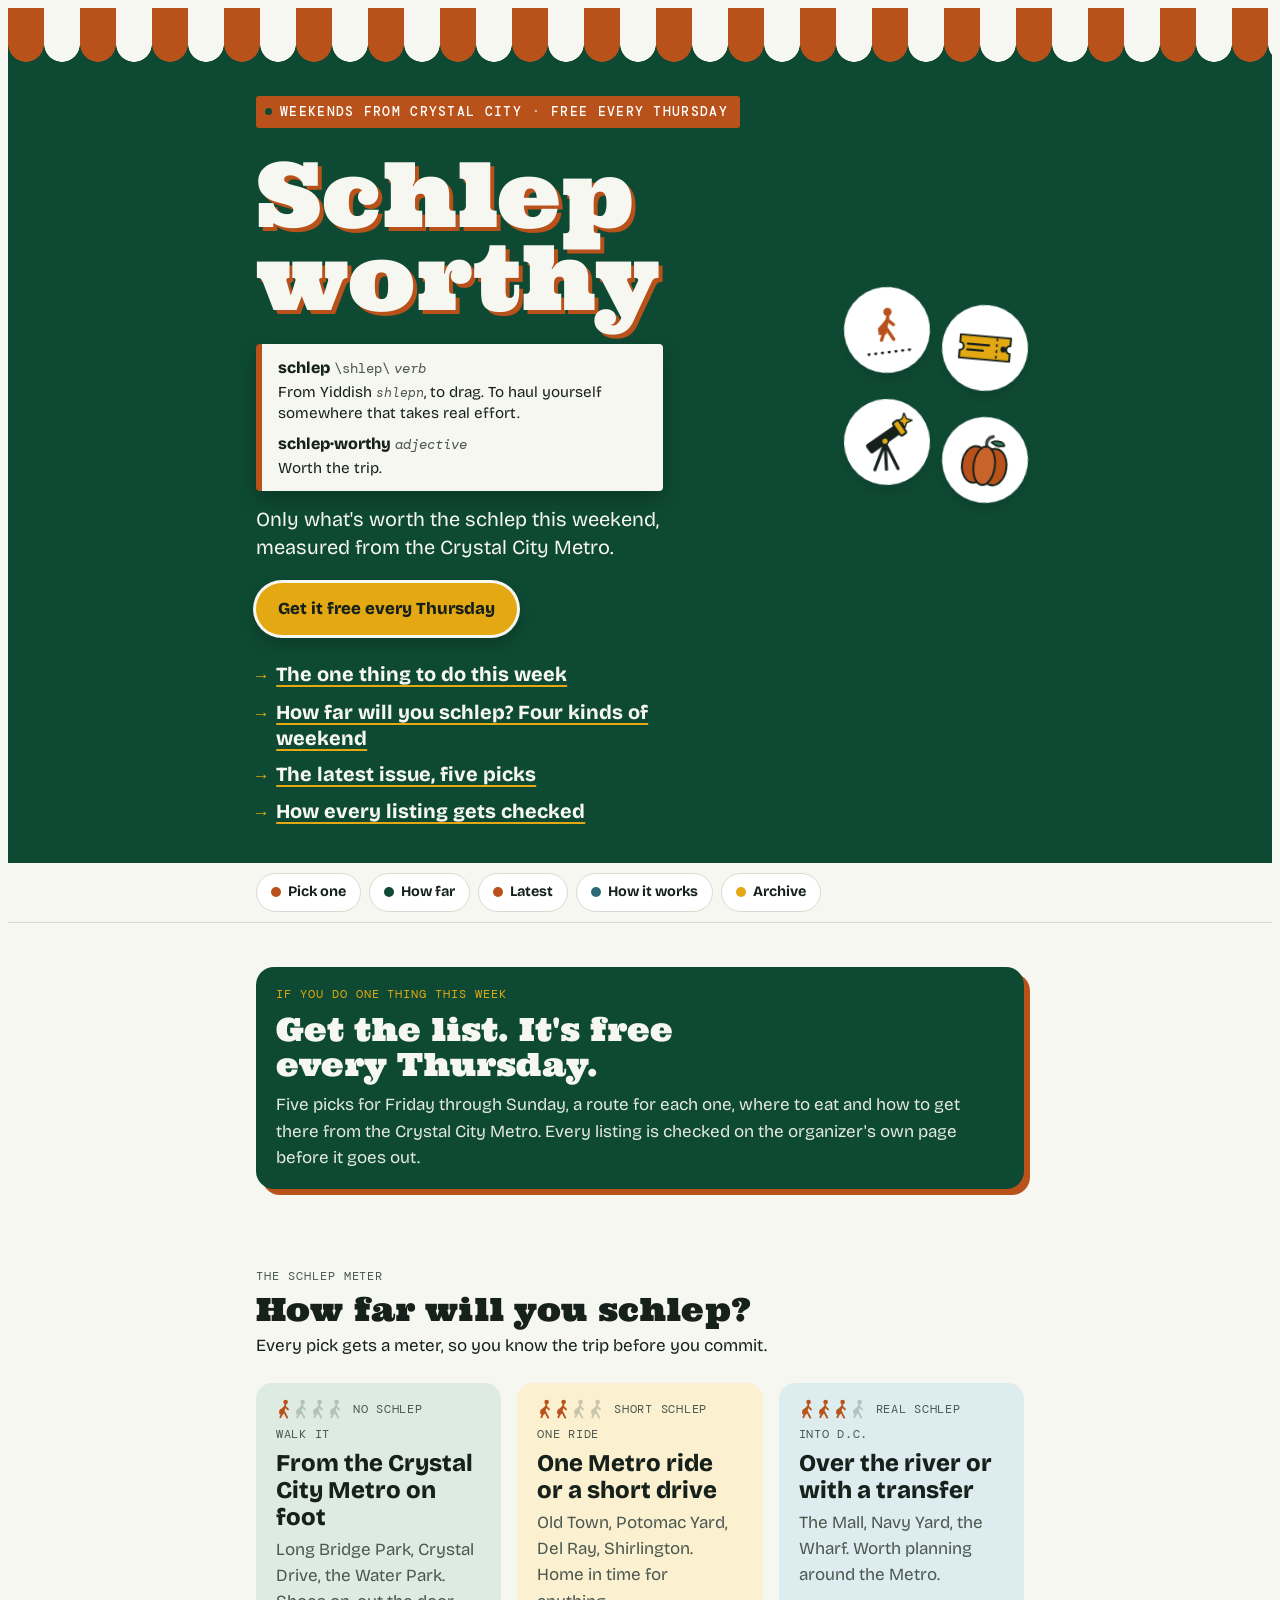
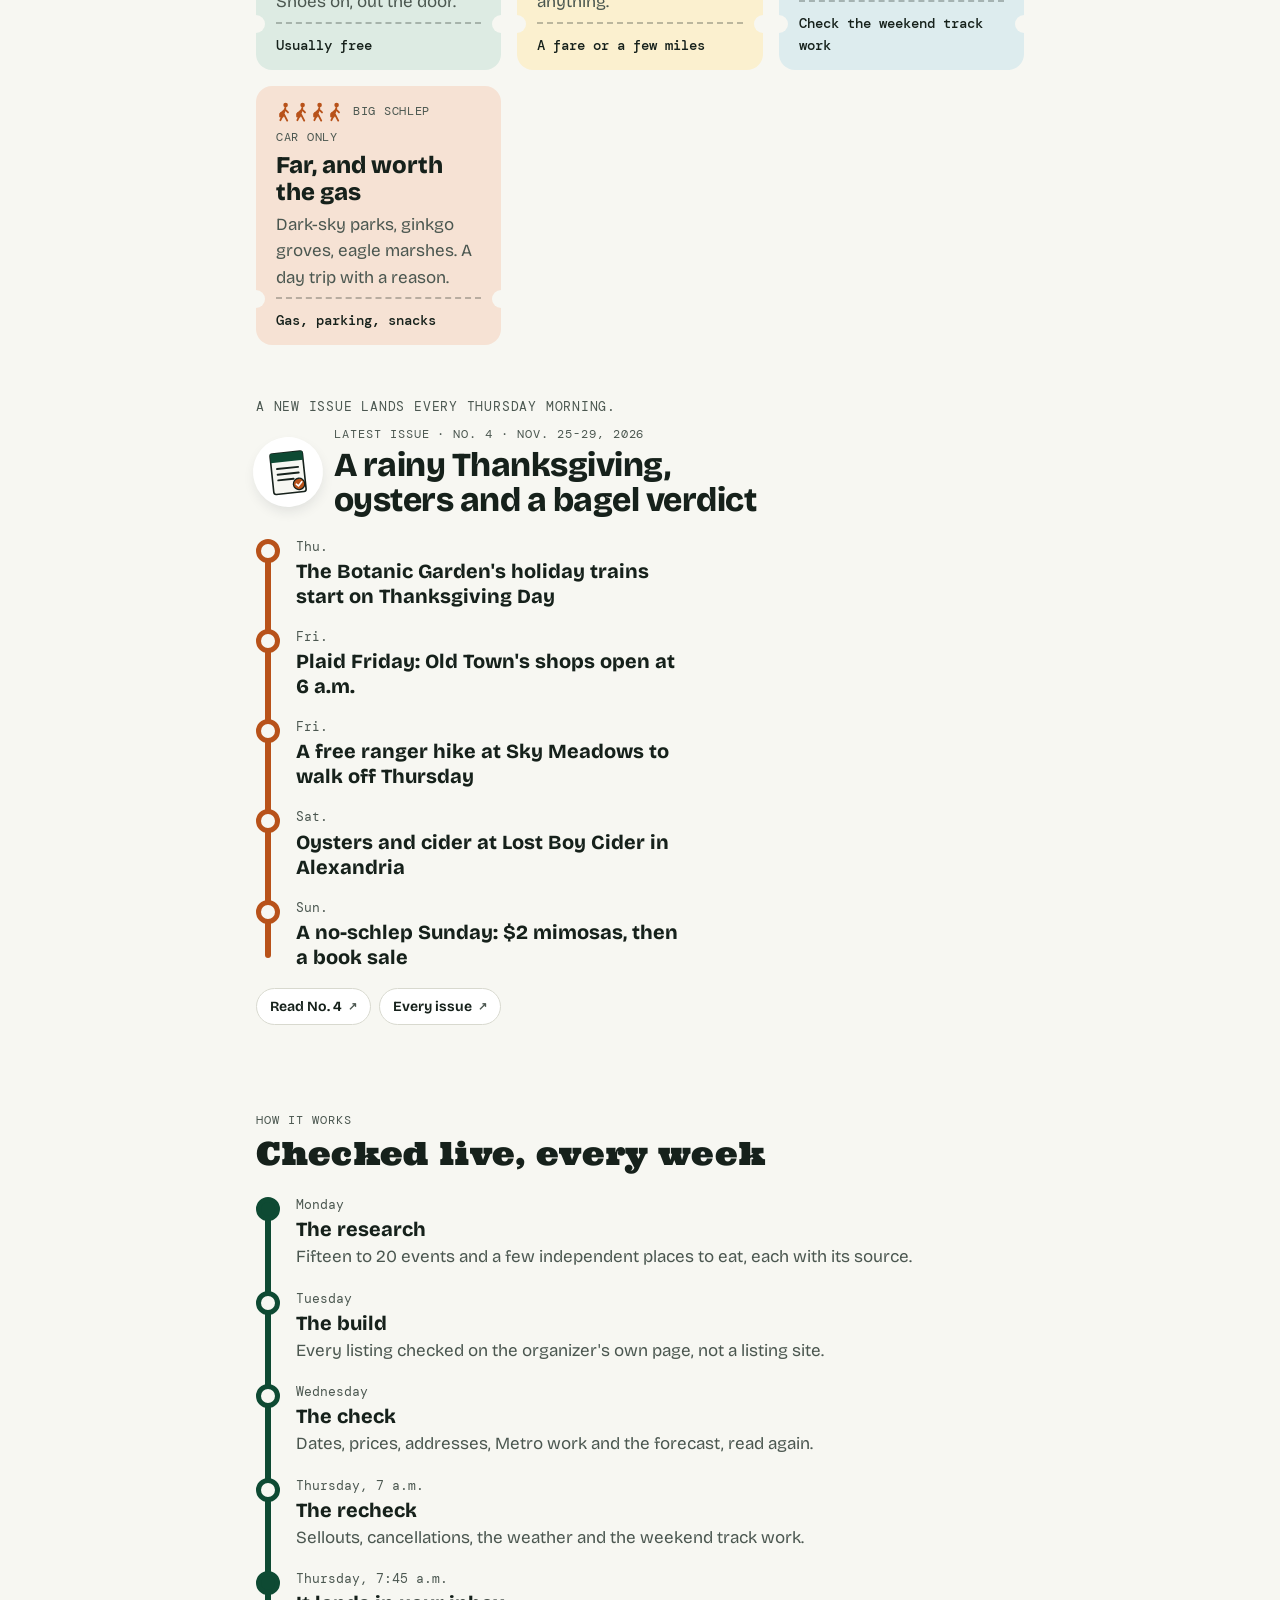
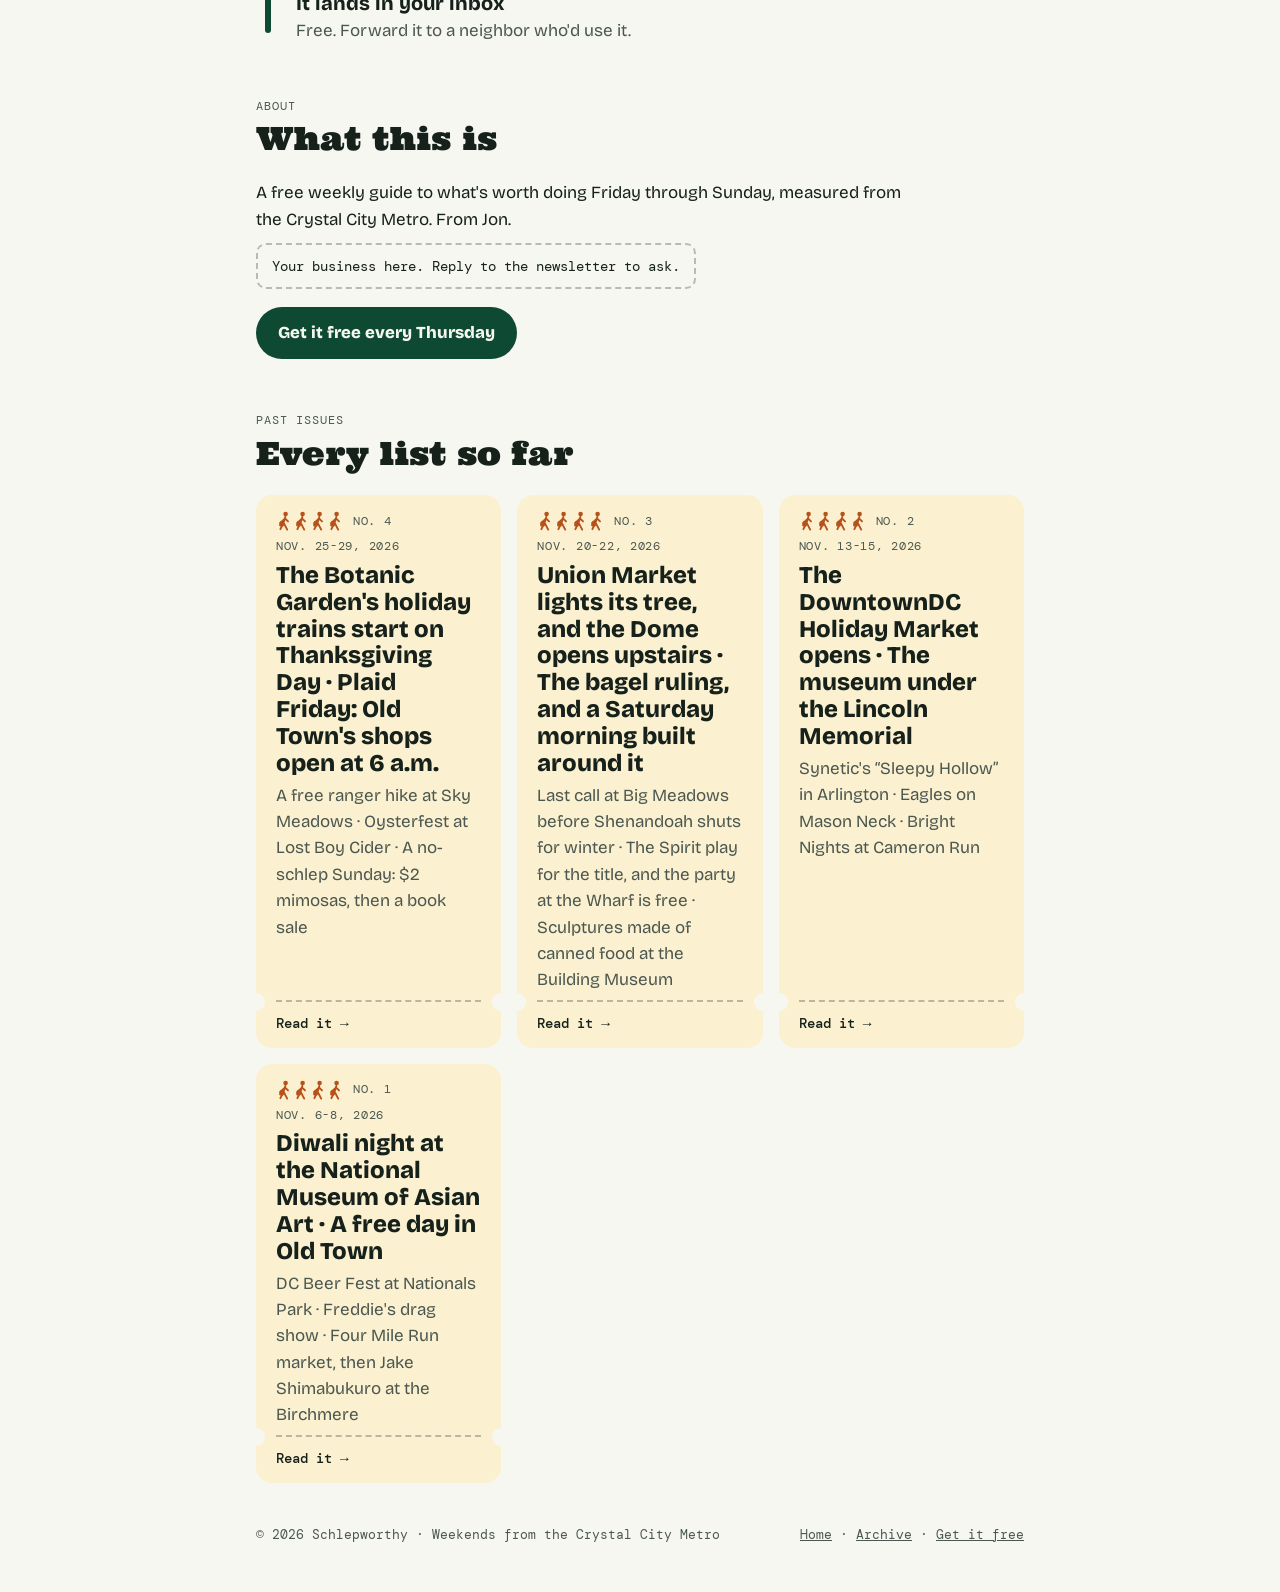
<file: index.html>
<!doctype html>
<html lang="en">
<head>
<meta charset="utf-8">
<meta name="viewport" content="width=device-width, initial-scale=1">
<title>Schlepworthy: things to do near Crystal City this weekend</title>
<meta name="description" content="A free weekly guide to what's worth doing Friday through Sunday, measured from the Crystal City Metro. Every listing checked live before it goes out.">
<link rel="canonical" href="https://schlepworthy.com/">
<meta property="og:type" content="website">
<meta property="og:site_name" content="Schlepworthy">
<meta property="og:title" content="Schlepworthy: things to do near Crystal City this weekend">
<meta property="og:description" content="A free weekly guide to what's worth doing Friday through Sunday, measured from the Crystal City Metro. Every listing checked live before it goes out.">
<meta property="og:url" content="https://schlepworthy.com/">
<meta name="theme-color" content="#0E4A33">
<meta property="og:image" content="https://schlepworthy.com/og.png">
<meta property="og:image:width" content="1200">
<meta property="og:image:height" content="630">
<meta name="twitter:card" content="summary_large_image">
<meta name="twitter:image" content="https://schlepworthy.com/og.png">
<link rel="icon" href="/favicon.svg" type="image/svg+xml">
<link rel="apple-touch-icon" href="/apple-touch-icon.png">
<script type="application/ld+json">{"@context":"https://schema.org","@type":"WebSite","name":"Schlepworthy","url":"https://schlepworthy.com/","description":"A free weekly guide to what's worth doing Friday through Sunday, measured from the Crystal City Metro."}</script>
<link rel="preconnect" href="https://fonts.googleapis.com">
<link rel="preconnect" href="https://fonts.gstatic.com" crossorigin>
<link rel="stylesheet" href="https://fonts.googleapis.com/css2?family=Ultra&amp;family=Bricolage+Grotesque:opsz,wght@12..96,300..800&amp;family=DM+Mono:ital,wght@0,400;0,500;1,400&amp;display=swap">
<link rel="stylesheet" href="/assets/site.css">
</head>
<body>
<svg width="0" height="0" style="position:absolute" aria-hidden="true" focusable="false"><symbol id="sch" viewBox="0 0 16 20"><circle cx="9.6" cy="3" r="2.3" fill="currentColor"/><path d="M9.4 5.8 L7.6 11.6 M7.6 11.6 L11.2 18.6 M7.6 11.6 L4.4 18.2 M9 7.4 L12 10.4 M9 7.4 L5.8 10.6" fill="none" stroke="currentColor" stroke-width="1.9" stroke-linecap="round" stroke-linejoin="round"/><path d="M4.2 11.2 Q5.6 9.6 7 11.2" fill="none" stroke="currentColor" stroke-width="1.1"/><rect x="3.2" y="11" width="4.6" height="4.4" rx="0.8" fill="currentColor"/></symbol></svg>
<header class="cover">
  <div class="sw-awning" aria-hidden="true"></div>
  <div class="wrap cover__inner">
    <p class="eyebrow"><span class="sign"><b>Weekends from Crystal City</b><i>&middot;</i><b>Free every Thursday</b></span></p>
    <div class="cover__title">
      <h1 class="sw-masthead"><span>Schlep</span><span>worthy</span></h1>
      <dl class="sw-def">
        <div><dt><b>schlep</b> <span class="sw-def__say">\shlep\</span> <i>verb</i></dt><dd>From Yiddish <i>shlepn</i>, to drag. To haul yourself somewhere that takes real effort.</dd></div>
        <div><dt><b>schlep&middot;worthy</b> <i>adjective</i></dt><dd>Worth the trip.</dd></div>
      </dl>
      <p class="sw-tagline">Only what's worth the schlep this weekend, measured from the Crystal City Metro.</p>
      <p style="margin-top:18px"><a class="btn js-sub" href="https://schlepworthy.beehiiv.com/?utm_source=website&amp;utm_medium=owned&amp;utm_campaign=home" target="_blank" rel="noopener">Get it free every Thursday</a></p>
    </div>
    <div class="cover__stickers" aria-hidden="true">
      <span class="sticker" style="--tilt: -7deg"><svg viewBox="0 0 64 64"><g transform="translate(17 8) scale(1.85)" style="color:#B8521A"><use href="#sch" width="16" height="20"/></g><path d="M10 55 H54" stroke="#16211B" stroke-width="2.4" stroke-linecap="round" stroke-dasharray="1 6"/></svg></span>
      <span class="sticker" style="--tilt: 5deg; --delay: 80ms"><svg viewBox="0 0 64 64"><path d="M6 20 H58 V28 A4 4 0 0 0 58 36 V44 H6 V36 A4 4 0 0 0 6 28 Z" fill="#E3A812" stroke="#16211B" stroke-width="2" stroke-linejoin="round"/><path d="M44 21 V43" stroke="#16211B" stroke-width="1.6" stroke-dasharray="3 3"/><path d="M14 29 H36 M14 35 H30" stroke="#16211B" stroke-width="2.4" stroke-linecap="round"/><circle cx="51" cy="32" r="3" fill="#16211B"/></svg></span>
      <span class="sticker" style="--tilt: -3deg; --delay: 160ms"><svg viewBox="0 0 64 64"><path d="M51 3 L53.2 8.8 L59 11 L53.2 13.2 L51 19 L48.8 13.2 L43 11 L48.8 8.8 Z" fill="#E3A812" stroke="#16211B" stroke-width="1.4" stroke-linejoin="round"/><path d="M30 33 L18 60 M30 33 L30 60 M30 33 L42 60" fill="none" stroke="#16211B" stroke-width="3.2" stroke-linecap="round"/><g transform="rotate(-32 30 28)"><rect x="9" y="22.5" width="40" height="11" rx="2.5" fill="#16211B"/><rect x="45" y="20" width="7" height="16" rx="1.8" fill="#E3A812" stroke="#16211B" stroke-width="2"/></g><circle cx="30" cy="31" r="3.4" fill="#E3A812" stroke="#16211B" stroke-width="1.4"/></svg></span>
      <span class="sticker" style="--tilt: 8deg; --delay: 240ms"><svg viewBox="0 0 64 64"><path d="M32 18 C30 12 33 8 37 7" fill="none" stroke="#3E4A43" stroke-width="3.4" stroke-linecap="round"/><path d="M36 13 C42 9 49 11 50 15 C45 17 40 16 36 13 Z" fill="#2F7A55" stroke="#16211B" stroke-width="1.6" stroke-linejoin="round"/><ellipse cx="22" cy="38" rx="13" ry="19" fill="#B8521A" stroke="#16211B" stroke-width="2"/><ellipse cx="42" cy="38" rx="13" ry="19" fill="#B8521A" stroke="#16211B" stroke-width="2"/><ellipse cx="32" cy="38" rx="11" ry="20" fill="#C8642A" stroke="#16211B" stroke-width="2"/></svg></span>
    </div>
    <ul class="coverlines">
      <li><a href="#pick">The one thing to do this week</a></li>
      <li><a href="#schlep">How far will you schlep? Four kinds of weekend</a></li>
      <li><a href="#latest">The latest issue, five picks</a></li>
      <li><a href="#how">How every listing gets checked</a></li>
    </ul>
  </div>
</header>
<nav class="toc" aria-label="Sections"><div class="wrap"><ul class="toc__list"><li><a href="#pick"><span class="dot" style="--c: var(--tomato)"></span>Pick one</a></li><li><a href="#schlep"><span class="dot" style="--c: var(--green)"></span>How far</a></li><li><a href="#latest"><span class="dot" style="--c: var(--orange)"></span>Latest</a></li><li><a href="#how"><span class="dot" style="--c: var(--blue)"></span>How it works</a></li><li><a href="/archive/"><span class="dot" style="--c: var(--gold)"></span>Archive</a></li></ul></div></nav>
<main>
  <section class="section wrap" id="pick" aria-labelledby="pick-title">
    <div class="onething">
      <p class="label">If you do one thing this week</p>
      <h2 class="onething__title" id="pick-title"><a class="js-sub" href="https://schlepworthy.beehiiv.com/?utm_source=website&amp;utm_medium=owned&amp;utm_campaign=home-onething" target="_blank" rel="noopener">Get the list. It's free every Thursday.</a></h2>
      <p>Five picks for Friday through Sunday, a route for each one, where to eat and how to get there from the Crystal City Metro. Every listing is checked on the organizer's own page before it goes out.</p>
    </div>
  </section>
  <section class="section wrap" id="schlep" aria-labelledby="schlep-title">
    <div class="section-head"><p class="label">The schlep meter</p><h2 class="section-title" id="schlep-title">How far will you schlep?</h2><p>Every pick gets a meter, so you know the trip before you commit.</p></div>
    <div class="glance">
      <div class="ticket" style="--t: var(--tint-green)">
        <span class="energy"><span class="schleppers" data-level="0" aria-hidden="true"><svg viewBox="0 0 16 20"><use href="#sch"/></svg><svg viewBox="0 0 16 20"><use href="#sch"/></svg><svg viewBox="0 0 16 20"><use href="#sch"/></svg><svg viewBox="0 0 16 20"><use href="#sch"/></svg></span>No schlep</span>
        <span class="ticket__when">Walk it</span>
        <span class="ticket__title">From the Crystal City Metro on foot</span>
        <span class="ticket__note">Long Bridge Park, Crystal Drive, the Water Park. Shoes on, out the door.</span>
        <span class="ticket__stub">Usually free</span>
      </div>
      <div class="ticket" style="--t: var(--tint-gold)">
        <span class="energy"><span class="schleppers" data-level="1" aria-hidden="true"><svg viewBox="0 0 16 20"><use href="#sch"/></svg><svg viewBox="0 0 16 20"><use href="#sch"/></svg><svg viewBox="0 0 16 20"><use href="#sch"/></svg><svg viewBox="0 0 16 20"><use href="#sch"/></svg></span>Short schlep</span>
        <span class="ticket__when">One ride</span>
        <span class="ticket__title">One Metro ride or a short drive</span>
        <span class="ticket__note">Old Town, Potomac Yard, Del Ray, Shirlington. Home in time for anything.</span>
        <span class="ticket__stub">A fare or a few miles</span>
      </div>
      <div class="ticket" style="--t: var(--tint-blue)">
        <span class="energy"><span class="schleppers" data-level="2" aria-hidden="true"><svg viewBox="0 0 16 20"><use href="#sch"/></svg><svg viewBox="0 0 16 20"><use href="#sch"/></svg><svg viewBox="0 0 16 20"><use href="#sch"/></svg><svg viewBox="0 0 16 20"><use href="#sch"/></svg></span>Real schlep</span>
        <span class="ticket__when">Into D.C.</span>
        <span class="ticket__title">Over the river or with a transfer</span>
        <span class="ticket__note">The Mall, Navy Yard, the Wharf. Worth planning around the Metro.</span>
        <span class="ticket__stub">Check the weekend track work</span>
      </div>
      <div class="ticket" style="--t: var(--tint-orange)">
        <span class="energy"><span class="schleppers" data-level="3" aria-hidden="true"><svg viewBox="0 0 16 20"><use href="#sch"/></svg><svg viewBox="0 0 16 20"><use href="#sch"/></svg><svg viewBox="0 0 16 20"><use href="#sch"/></svg><svg viewBox="0 0 16 20"><use href="#sch"/></svg></span>Big schlep</span>
        <span class="ticket__when">Car only</span>
        <span class="ticket__title">Far, and worth the gas</span>
        <span class="ticket__note">Dark-sky parks, ginkgo groves, eagle marshes. A day trip with a reason.</span>
        <span class="ticket__stub">Gas, parking, snacks</span>
      </div>
    </div>
  </section>
  <section class="section wrap" id="latest" aria-labelledby="latest-title">
    <p class="kicker">A new issue lands every Thursday morning.</p>
    <article class="feature">
      <div class="feature__top">
        <span class="spot" aria-hidden="true"><svg viewBox="0 0 64 64"><rect x="12" y="8" width="40" height="50" rx="3" fill="#F7F7F2" stroke="#16211B" stroke-width="2"/><rect x="12" y="8" width="40" height="11" fill="#0E4A33"/><path d="M19 27 H45 M19 34 H45 M19 41 H38" stroke="#16211B" stroke-width="2.4" stroke-linecap="round"/><circle cx="44" cy="48" r="7" fill="#B8521A" stroke="#16211B" stroke-width="1.6"/><path d="M40.6 48 L43 50.4 L47.6 45.6" fill="none" stroke="#FFFFFF" stroke-width="2" stroke-linecap="round" stroke-linejoin="round"/></svg></span>
        <div>
          <p class="label">Latest issue &middot; No. 4 &middot; Nov. 25-29, 2026</p>
          <h2 class="feature__title" id="latest-title">A rainy Thanksgiving, oysters and a bagel verdict</h2>
        </div>
      </div>
      <div class="feature__body">
        <ol class="route route--orange"><li class="stop"><span class="stop__when">Thu.</span><span class="stop__what">The Botanic Garden's holiday trains start on Thanksgiving Day</span></li><li class="stop"><span class="stop__when">Fri.</span><span class="stop__what">Plaid Friday: Old Town's shops open at 6 a.m.</span></li><li class="stop"><span class="stop__when">Fri.</span><span class="stop__what">A free ranger hike at Sky Meadows to walk off Thursday</span></li><li class="stop"><span class="stop__when">Sat.</span><span class="stop__what">Oysters and cider at Lost Boy Cider in Alexandria</span></li><li class="stop"><span class="stop__when">Sun.</span><span class="stop__what">A no-schlep Sunday: $2 mimosas, then a book sale</span></li></ol>
      </div>
      <ul class="chips"><li><a class="chip" href="/no-4/">Read No. 4</a></li><li><a class="chip" href="/archive/">Every issue</a></li></ul>
    </article>
  </section>
  <section class="section wrap" id="how" aria-labelledby="how-title">
    <div class="section-head"><p class="label">How it works</p><h2 class="section-title" id="how-title">Checked live, every week</h2></div>
    <ol class="route route--green">
      <li class="stop stop--end"><span class="stop__when">Monday</span><span class="stop__what">The research</span><span class="stop__more">Fifteen to 20 events and a few independent places to eat, each with its source.</span></li>
      <li class="stop"><span class="stop__when">Tuesday</span><span class="stop__what">The build</span><span class="stop__more">Every listing checked on the organizer's own page, not a listing site.</span></li>
      <li class="stop"><span class="stop__when">Wednesday</span><span class="stop__what">The check</span><span class="stop__more">Dates, prices, addresses, Metro work and the forecast, read again.</span></li>
      <li class="stop"><span class="stop__when">Thursday, 7 a.m.</span><span class="stop__what">The recheck</span><span class="stop__more">Sellouts, cancellations, the weather and the weekend track work.</span></li>
      <li class="stop stop--end"><span class="stop__when">Thursday, 7:45 a.m.</span><span class="stop__what">It lands in your inbox</span><span class="stop__more">Free. Forward it to a neighbor who'd use it.</span></li>
    </ol>
  </section>
  <section class="section wrap about" aria-labelledby="about-title">
    <div class="section-head"><p class="label">About</p><h2 class="section-title" id="about-title">What this is</h2></div>
    <p>A free weekly guide to what's worth doing Friday through Sunday, measured from the Crystal City Metro. From Jon.</p>
    <p class="sponsor-line">Your business here. Reply to the newsletter to ask.</p>
    <p style="margin-top:18px"><a class="btn btn--ink js-sub" href="https://schlepworthy.beehiiv.com/?utm_source=website&amp;utm_medium=owned&amp;utm_campaign=home-about" target="_blank" rel="noopener">Get it free every Thursday</a></p>
  </section>
  <section class="section wrap" aria-labelledby="past-title">
    <div class="section-head"><p class="label">Past issues</p><h2 class="section-title" id="past-title">Every list so far</h2></div>
    <div class="glance">
      <a href="/no-4/" class="ticket" style="--t: var(--tint-gold)">
        <span class="energy"><span class="schleppers" data-level="3" aria-hidden="true"><svg viewBox="0 0 16 20"><use href="#sch"/></svg><svg viewBox="0 0 16 20"><use href="#sch"/></svg><svg viewBox="0 0 16 20"><use href="#sch"/></svg><svg viewBox="0 0 16 20"><use href="#sch"/></svg></span>No. 4</span>
        <span class="ticket__when">Nov. 25-29, 2026</span>
        <span class="ticket__title">The Botanic Garden's holiday trains start on Thanksgiving Day &middot; Plaid Friday: Old Town's shops open at 6 a.m.</span>
        <span class="ticket__note">A free ranger hike at Sky Meadows &middot; Oysterfest at Lost Boy Cider &middot; A no-schlep Sunday: $2 mimosas, then a book sale</span>
        <span class="ticket__stub">Read it &rarr;</span>
      </a>
      <a href="/no-3/" class="ticket" style="--t: var(--tint-gold)">
        <span class="energy"><span class="schleppers" data-level="3" aria-hidden="true"><svg viewBox="0 0 16 20"><use href="#sch"/></svg><svg viewBox="0 0 16 20"><use href="#sch"/></svg><svg viewBox="0 0 16 20"><use href="#sch"/></svg><svg viewBox="0 0 16 20"><use href="#sch"/></svg></span>No. 3</span>
        <span class="ticket__when">Nov. 20-22, 2026</span>
        <span class="ticket__title">Union Market lights its tree, and the Dome opens upstairs &middot; The bagel ruling, and a Saturday morning built around it</span>
        <span class="ticket__note">Last call at Big Meadows before Shenandoah shuts for winter &middot; The Spirit play for the title, and the party at the Wharf is free &middot; Sculptures made of canned food at the Building Museum</span>
        <span class="ticket__stub">Read it &rarr;</span>
      </a>
      <a href="/no-2/" class="ticket" style="--t: var(--tint-gold)">
        <span class="energy"><span class="schleppers" data-level="3" aria-hidden="true"><svg viewBox="0 0 16 20"><use href="#sch"/></svg><svg viewBox="0 0 16 20"><use href="#sch"/></svg><svg viewBox="0 0 16 20"><use href="#sch"/></svg><svg viewBox="0 0 16 20"><use href="#sch"/></svg></span>No. 2</span>
        <span class="ticket__when">Nov. 13-15, 2026</span>
        <span class="ticket__title">The DowntownDC Holiday Market opens &middot; The museum under the Lincoln Memorial</span>
        <span class="ticket__note">Synetic's &ldquo;Sleepy Hollow&rdquo; in Arlington &middot; Eagles on Mason Neck &middot; Bright Nights at Cameron Run</span>
        <span class="ticket__stub">Read it &rarr;</span>
      </a>
      <a href="/no-1/" class="ticket" style="--t: var(--tint-gold)">
        <span class="energy"><span class="schleppers" data-level="3" aria-hidden="true"><svg viewBox="0 0 16 20"><use href="#sch"/></svg><svg viewBox="0 0 16 20"><use href="#sch"/></svg><svg viewBox="0 0 16 20"><use href="#sch"/></svg><svg viewBox="0 0 16 20"><use href="#sch"/></svg></span>No. 1</span>
        <span class="ticket__when">Nov. 6-8, 2026</span>
        <span class="ticket__title">Diwali night at the National Museum of Asian Art &middot; A free day in Old Town</span>
        <span class="ticket__note">DC Beer Fest at Nationals Park &middot; Freddie's drag show &middot; Four Mile Run market, then Jake Shimabukuro at the Birchmere</span>
        <span class="ticket__stub">Read it &rarr;</span>
      </a>
    </div>
  </section>
</main>
<footer class="wrap site-foot">
  <span>&copy; 2026 Schlepworthy &middot; Weekends from the Crystal City Metro</span>
  <span><a href="/">Home</a> &middot; <a href="/archive/">Archive</a> &middot; <a class="js-sub" href="https://schlepworthy.beehiiv.com/?utm_source=website&amp;utm_medium=owned&amp;utm_campaign=footer" target="_blank" rel="noopener">Get it free</a></span>
</footer>
<script>
(function () {
  /* Carry a visitor's utm_* tags onto the subscribe links, so a Reddit or Instagram link to this page still credits the signup in Beehiiv. */
  try {
    var q = new URLSearchParams(window.location.search);
    if (!q.get("utm_source")) return;
    Array.prototype.forEach.call(document.querySelectorAll("a.js-sub"), function (a) {
      var u = new URL(a.href);
      ["utm_source", "utm_medium", "utm_campaign", "utm_content"].forEach(function (k) {
        var v = q.get(k);
        if (v) { u.searchParams.set(k, v); } else { u.searchParams.delete(k); }
      });
      a.href = u.toString();
    });
  } catch (e) {}
})();
</script>
<!-- Cloudflare Web Analytics --><script type='module' src='https://static.cloudflareinsights.com/beacon.min.js' data-cf-beacon='{"token": "46319fa027744f819bc672059df6565f"}'></script><!-- End Cloudflare Web Analytics -->
</body>
</html>
</file>
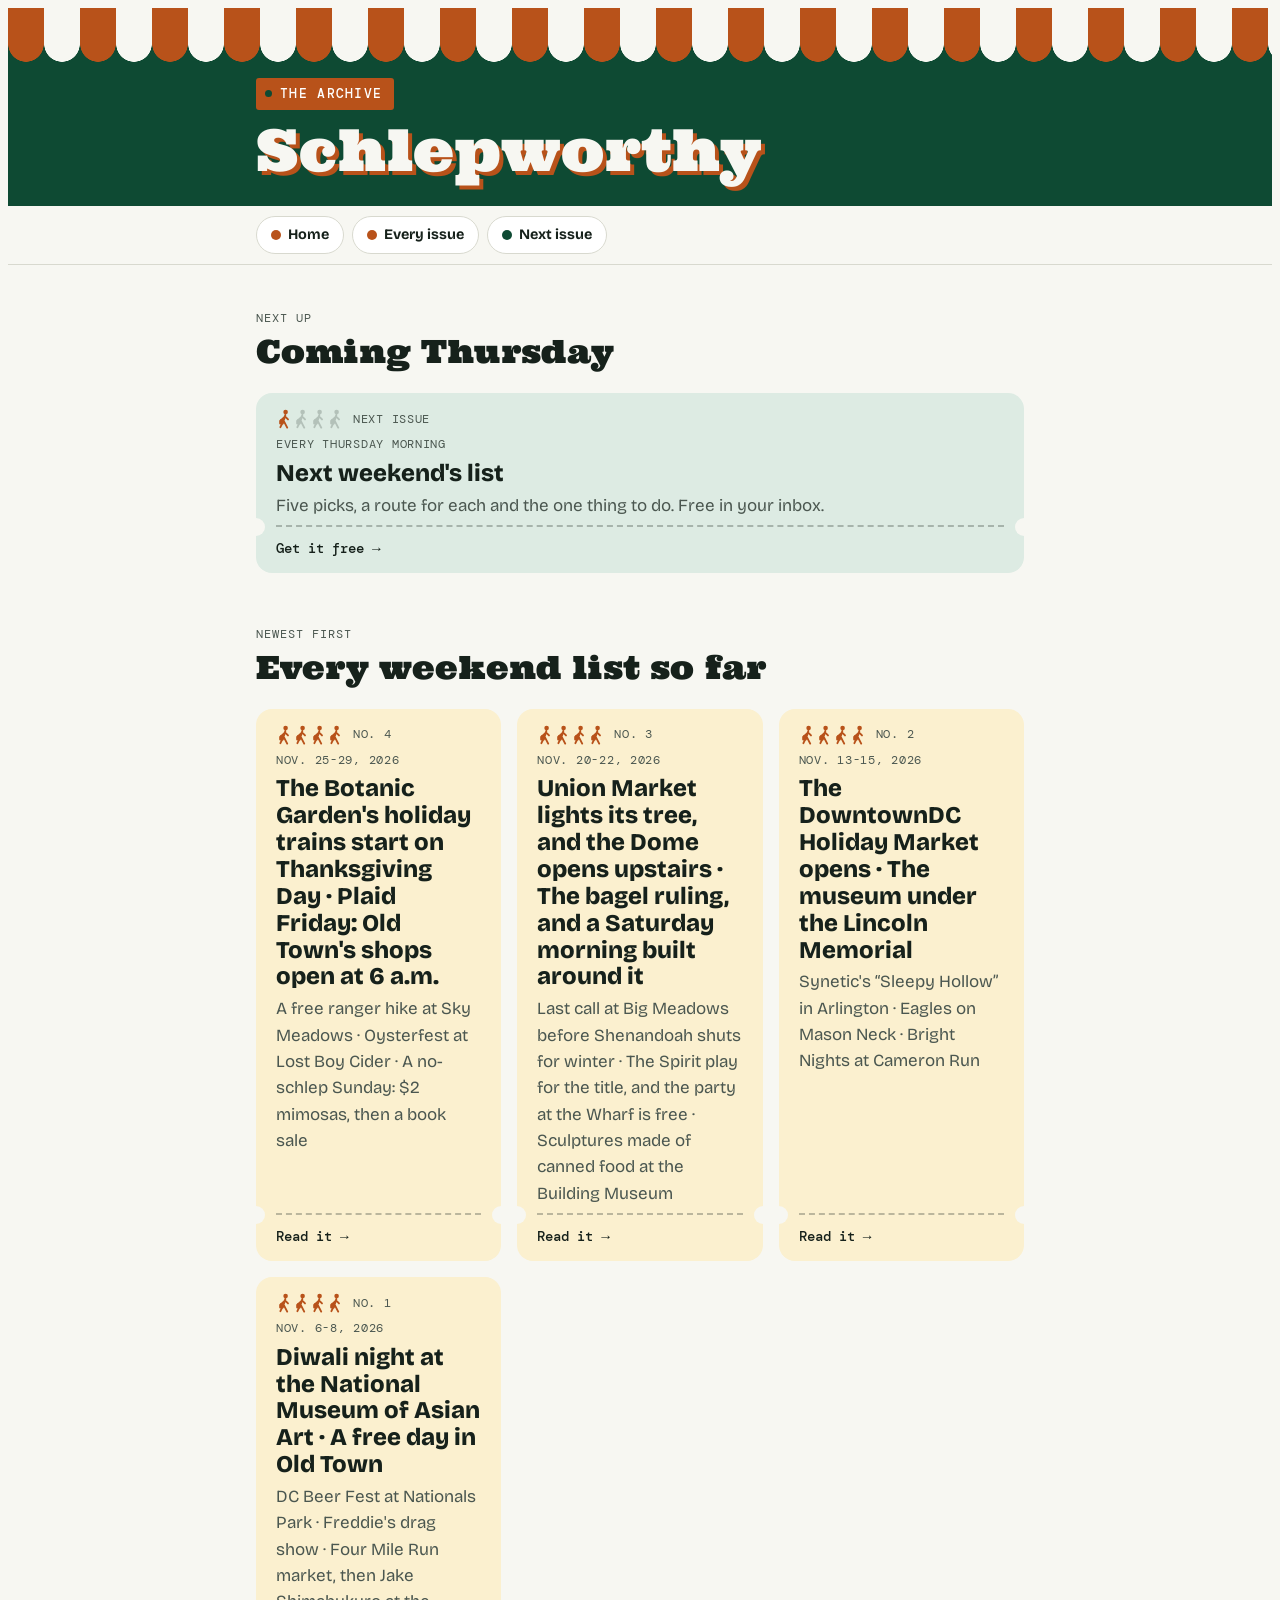
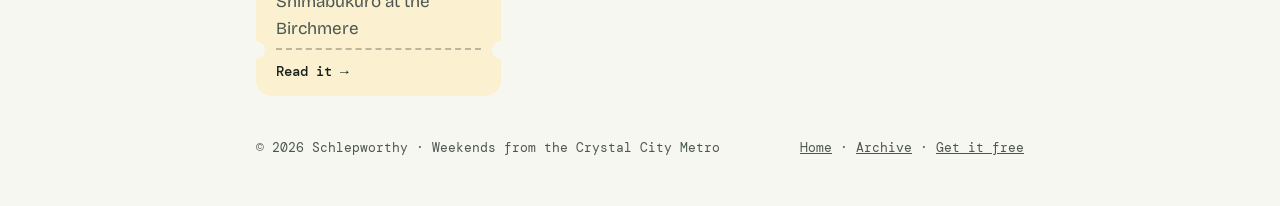
<file: archive/index.html>
<!doctype html>
<html lang="en">
<head>
<meta charset="utf-8">
<meta name="viewport" content="width=device-width, initial-scale=1">
<title>Schlepworthy archive: every weekend list so far</title>
<meta name="description" content="Every Schlepworthy issue, newest first: what was worth the schlep from the Crystal City Metro each weekend.">
<link rel="canonical" href="https://schlepworthy.com/archive/">
<meta property="og:type" content="website">
<meta property="og:site_name" content="Schlepworthy">
<meta property="og:title" content="Schlepworthy archive: every weekend list so far">
<meta property="og:description" content="Every Schlepworthy issue, newest first: what was worth the schlep from the Crystal City Metro each weekend.">
<meta property="og:url" content="https://schlepworthy.com/archive/">
<meta name="theme-color" content="#0E4A33">
<meta property="og:image" content="https://schlepworthy.com/og.png">
<meta property="og:image:width" content="1200">
<meta property="og:image:height" content="630">
<meta name="twitter:card" content="summary_large_image">
<meta name="twitter:image" content="https://schlepworthy.com/og.png">
<link rel="icon" href="/favicon.svg" type="image/svg+xml">
<link rel="apple-touch-icon" href="/apple-touch-icon.png">
<link rel="preconnect" href="https://fonts.googleapis.com">
<link rel="preconnect" href="https://fonts.gstatic.com" crossorigin>
<link rel="stylesheet" href="https://fonts.googleapis.com/css2?family=Ultra&amp;family=Bricolage+Grotesque:opsz,wght@12..96,300..800&amp;family=DM+Mono:ital,wght@0,400;0,500;1,400&amp;display=swap">
<link rel="stylesheet" href="/assets/site.css">
</head>
<body>
<svg width="0" height="0" style="position:absolute" aria-hidden="true" focusable="false"><symbol id="sch" viewBox="0 0 16 20"><circle cx="9.6" cy="3" r="2.3" fill="currentColor"/><path d="M9.4 5.8 L7.6 11.6 M7.6 11.6 L11.2 18.6 M7.6 11.6 L4.4 18.2 M9 7.4 L12 10.4 M9 7.4 L5.8 10.6" fill="none" stroke="currentColor" stroke-width="1.9" stroke-linecap="round" stroke-linejoin="round"/><path d="M4.2 11.2 Q5.6 9.6 7 11.2" fill="none" stroke="currentColor" stroke-width="1.1"/><rect x="3.2" y="11" width="4.6" height="4.4" rx="0.8" fill="currentColor"/></symbol></svg><header class="cover">
  <div class="sw-awning" aria-hidden="true"></div>
  <div class="wrap site-cover site-cover--small">
    <p class="eyebrow"><span class="sign"><b>The archive</b></span></p>
    <a href="/" style="text-decoration:none"><p class="sw-masthead"><span>Schlep</span><span>worthy</span></p></a>
  </div>
</header>
<nav class="toc" aria-label="Sections"><div class="wrap"><ul class="toc__list"><li><a href="/"><span class="dot" style="--c: var(--tomato)"></span>Home</a></li><li><a href="#all"><span class="dot" style="--c: var(--orange)"></span>Every issue</a></li><li><a href="#next"><span class="dot" style="--c: var(--green)"></span>Next issue</a></li></ul></div></nav>
<main>
  <section class="wrap section" id="next" aria-labelledby="next-title">
    <div class="section-head"><p class="label">Next up</p><h2 class="section-title" id="next-title">Coming Thursday</h2></div>
    <div class="glance">
      <a href="https://schlepworthy.beehiiv.com/?utm_source=website&amp;utm_medium=owned&amp;utm_campaign=archive-next" class="ticket js-sub" target="_blank" rel="noopener" style="--t: var(--tint-green)">
        <span class="energy"><span class="schleppers" data-level="0" aria-hidden="true"><svg viewBox="0 0 16 20"><use href="#sch"/></svg><svg viewBox="0 0 16 20"><use href="#sch"/></svg><svg viewBox="0 0 16 20"><use href="#sch"/></svg><svg viewBox="0 0 16 20"><use href="#sch"/></svg></span>Next issue</span>
        <span class="ticket__when">Every Thursday morning</span>
        <span class="ticket__title">Next weekend's list</span>
        <span class="ticket__note">Five picks, a route for each and the one thing to do. Free in your inbox.</span>
        <span class="ticket__stub">Get it free &rarr;</span>
      </a>
    </div>
  </section>
  <section class="wrap section" id="all" aria-labelledby="all-title">
    <div class="section-head"><p class="label">Newest first</p><h1 class="section-title" id="all-title">Every weekend list so far</h1></div>
    <div class="glance">
      <a href="/no-4/" class="ticket" style="--t: var(--tint-gold)">
        <span class="energy"><span class="schleppers" data-level="3" aria-hidden="true"><svg viewBox="0 0 16 20"><use href="#sch"/></svg><svg viewBox="0 0 16 20"><use href="#sch"/></svg><svg viewBox="0 0 16 20"><use href="#sch"/></svg><svg viewBox="0 0 16 20"><use href="#sch"/></svg></span>No. 4</span>
        <span class="ticket__when">Nov. 25-29, 2026</span>
        <span class="ticket__title">The Botanic Garden's holiday trains start on Thanksgiving Day &middot; Plaid Friday: Old Town's shops open at 6 a.m.</span>
        <span class="ticket__note">A free ranger hike at Sky Meadows &middot; Oysterfest at Lost Boy Cider &middot; A no-schlep Sunday: $2 mimosas, then a book sale</span>
        <span class="ticket__stub">Read it &rarr;</span>
      </a>
      <a href="/no-3/" class="ticket" style="--t: var(--tint-gold)">
        <span class="energy"><span class="schleppers" data-level="3" aria-hidden="true"><svg viewBox="0 0 16 20"><use href="#sch"/></svg><svg viewBox="0 0 16 20"><use href="#sch"/></svg><svg viewBox="0 0 16 20"><use href="#sch"/></svg><svg viewBox="0 0 16 20"><use href="#sch"/></svg></span>No. 3</span>
        <span class="ticket__when">Nov. 20-22, 2026</span>
        <span class="ticket__title">Union Market lights its tree, and the Dome opens upstairs &middot; The bagel ruling, and a Saturday morning built around it</span>
        <span class="ticket__note">Last call at Big Meadows before Shenandoah shuts for winter &middot; The Spirit play for the title, and the party at the Wharf is free &middot; Sculptures made of canned food at the Building Museum</span>
        <span class="ticket__stub">Read it &rarr;</span>
      </a>
      <a href="/no-2/" class="ticket" style="--t: var(--tint-gold)">
        <span class="energy"><span class="schleppers" data-level="3" aria-hidden="true"><svg viewBox="0 0 16 20"><use href="#sch"/></svg><svg viewBox="0 0 16 20"><use href="#sch"/></svg><svg viewBox="0 0 16 20"><use href="#sch"/></svg><svg viewBox="0 0 16 20"><use href="#sch"/></svg></span>No. 2</span>
        <span class="ticket__when">Nov. 13-15, 2026</span>
        <span class="ticket__title">The DowntownDC Holiday Market opens &middot; The museum under the Lincoln Memorial</span>
        <span class="ticket__note">Synetic's &ldquo;Sleepy Hollow&rdquo; in Arlington &middot; Eagles on Mason Neck &middot; Bright Nights at Cameron Run</span>
        <span class="ticket__stub">Read it &rarr;</span>
      </a>
      <a href="/no-1/" class="ticket" style="--t: var(--tint-gold)">
        <span class="energy"><span class="schleppers" data-level="3" aria-hidden="true"><svg viewBox="0 0 16 20"><use href="#sch"/></svg><svg viewBox="0 0 16 20"><use href="#sch"/></svg><svg viewBox="0 0 16 20"><use href="#sch"/></svg><svg viewBox="0 0 16 20"><use href="#sch"/></svg></span>No. 1</span>
        <span class="ticket__when">Nov. 6-8, 2026</span>
        <span class="ticket__title">Diwali night at the National Museum of Asian Art &middot; A free day in Old Town</span>
        <span class="ticket__note">DC Beer Fest at Nationals Park &middot; Freddie's drag show &middot; Four Mile Run market, then Jake Shimabukuro at the Birchmere</span>
        <span class="ticket__stub">Read it &rarr;</span>
      </a>
    </div>
  </section>
</main>
<footer class="wrap site-foot">
  <span>&copy; 2026 Schlepworthy &middot; Weekends from the Crystal City Metro</span>
  <span><a href="/">Home</a> &middot; <a href="/archive/">Archive</a> &middot; <a class="js-sub" href="https://schlepworthy.beehiiv.com/?utm_source=website&amp;utm_medium=owned&amp;utm_campaign=footer" target="_blank" rel="noopener">Get it free</a></span>
</footer>
<script>
(function () {
  /* Carry a visitor's utm_* tags onto the subscribe links, so a Reddit or Instagram link to this page still credits the signup in Beehiiv. */
  try {
    var q = new URLSearchParams(window.location.search);
    if (!q.get("utm_source")) return;
    Array.prototype.forEach.call(document.querySelectorAll("a.js-sub"), function (a) {
      var u = new URL(a.href);
      ["utm_source", "utm_medium", "utm_campaign", "utm_content"].forEach(function (k) {
        var v = q.get(k);
        if (v) { u.searchParams.set(k, v); } else { u.searchParams.delete(k); }
      });
      a.href = u.toString();
    });
  } catch (e) {}
})();
</script>
<!-- Cloudflare Web Analytics --><script type='module' src='https://static.cloudflareinsights.com/beacon.min.js' data-cf-beacon='{"token": "46319fa027744f819bc672059df6565f"}'></script><!-- End Cloudflare Web Analytics -->
</body>
</html>
</file>
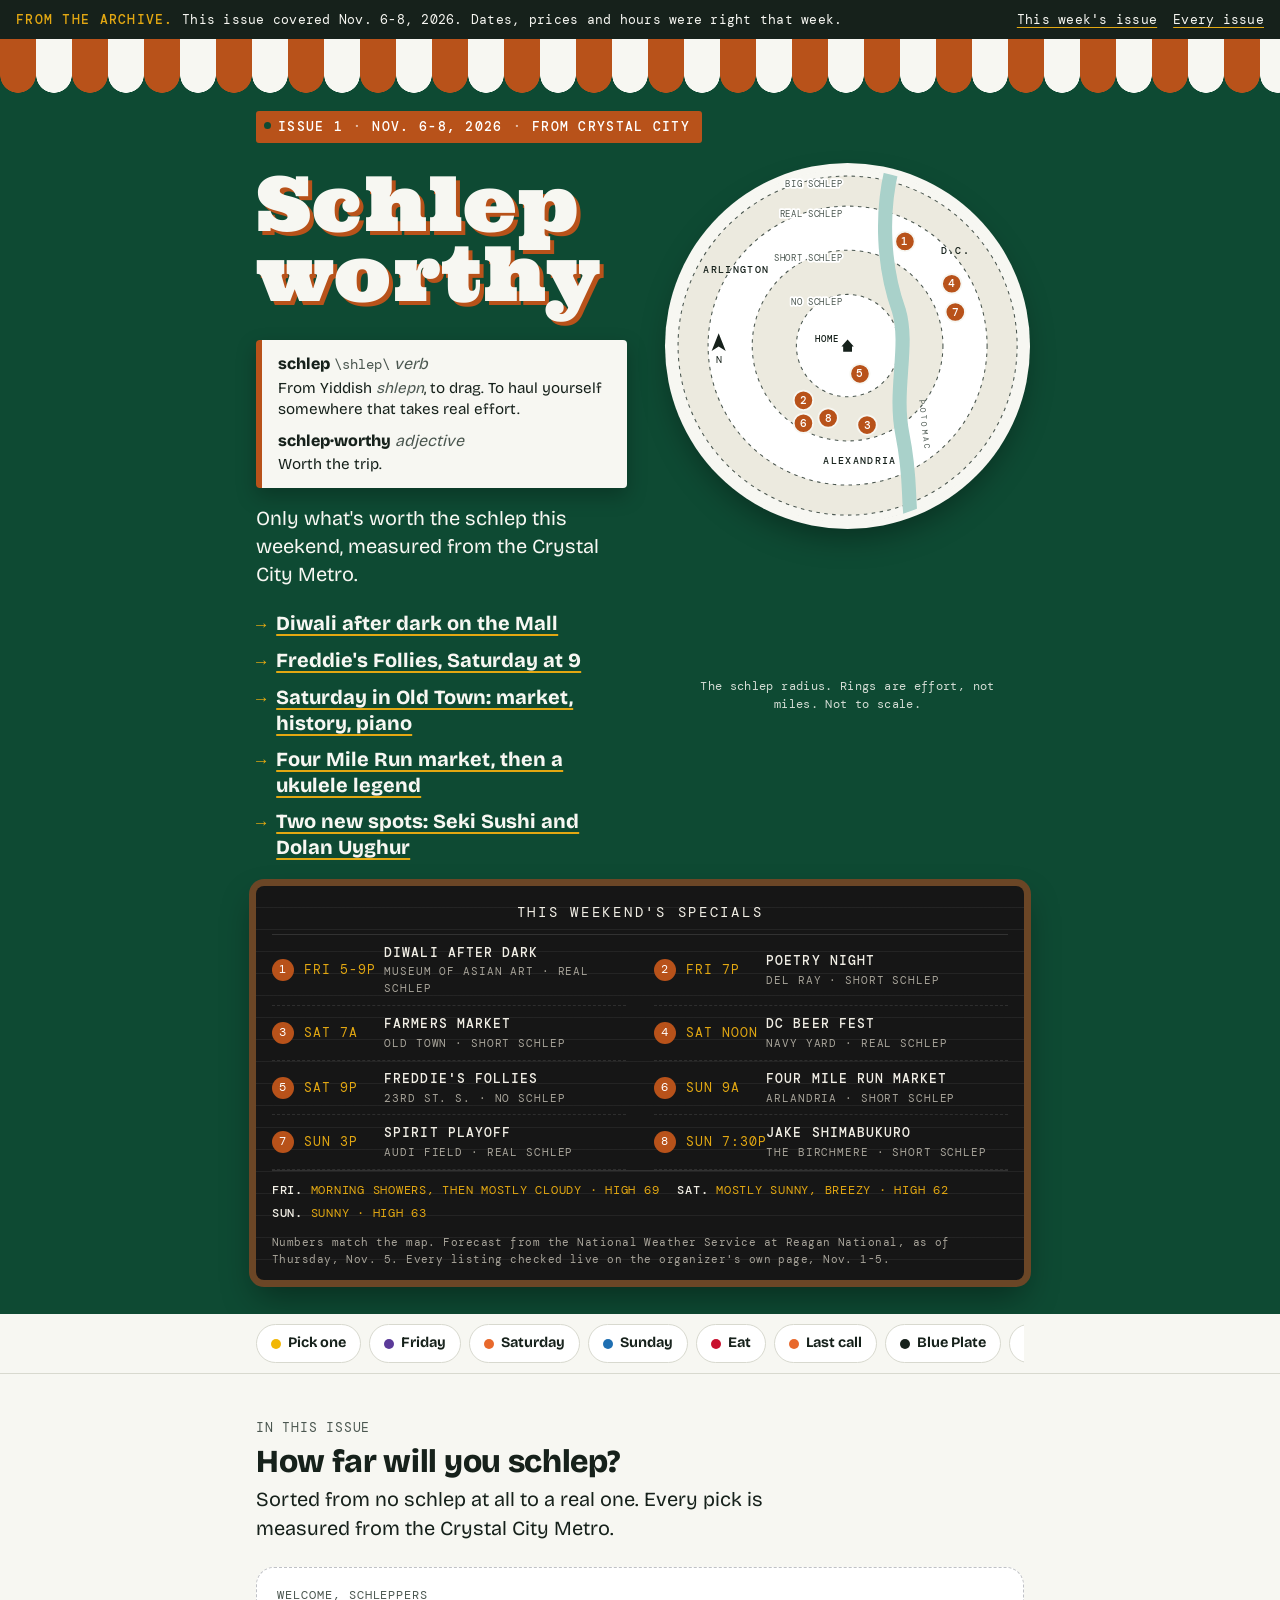
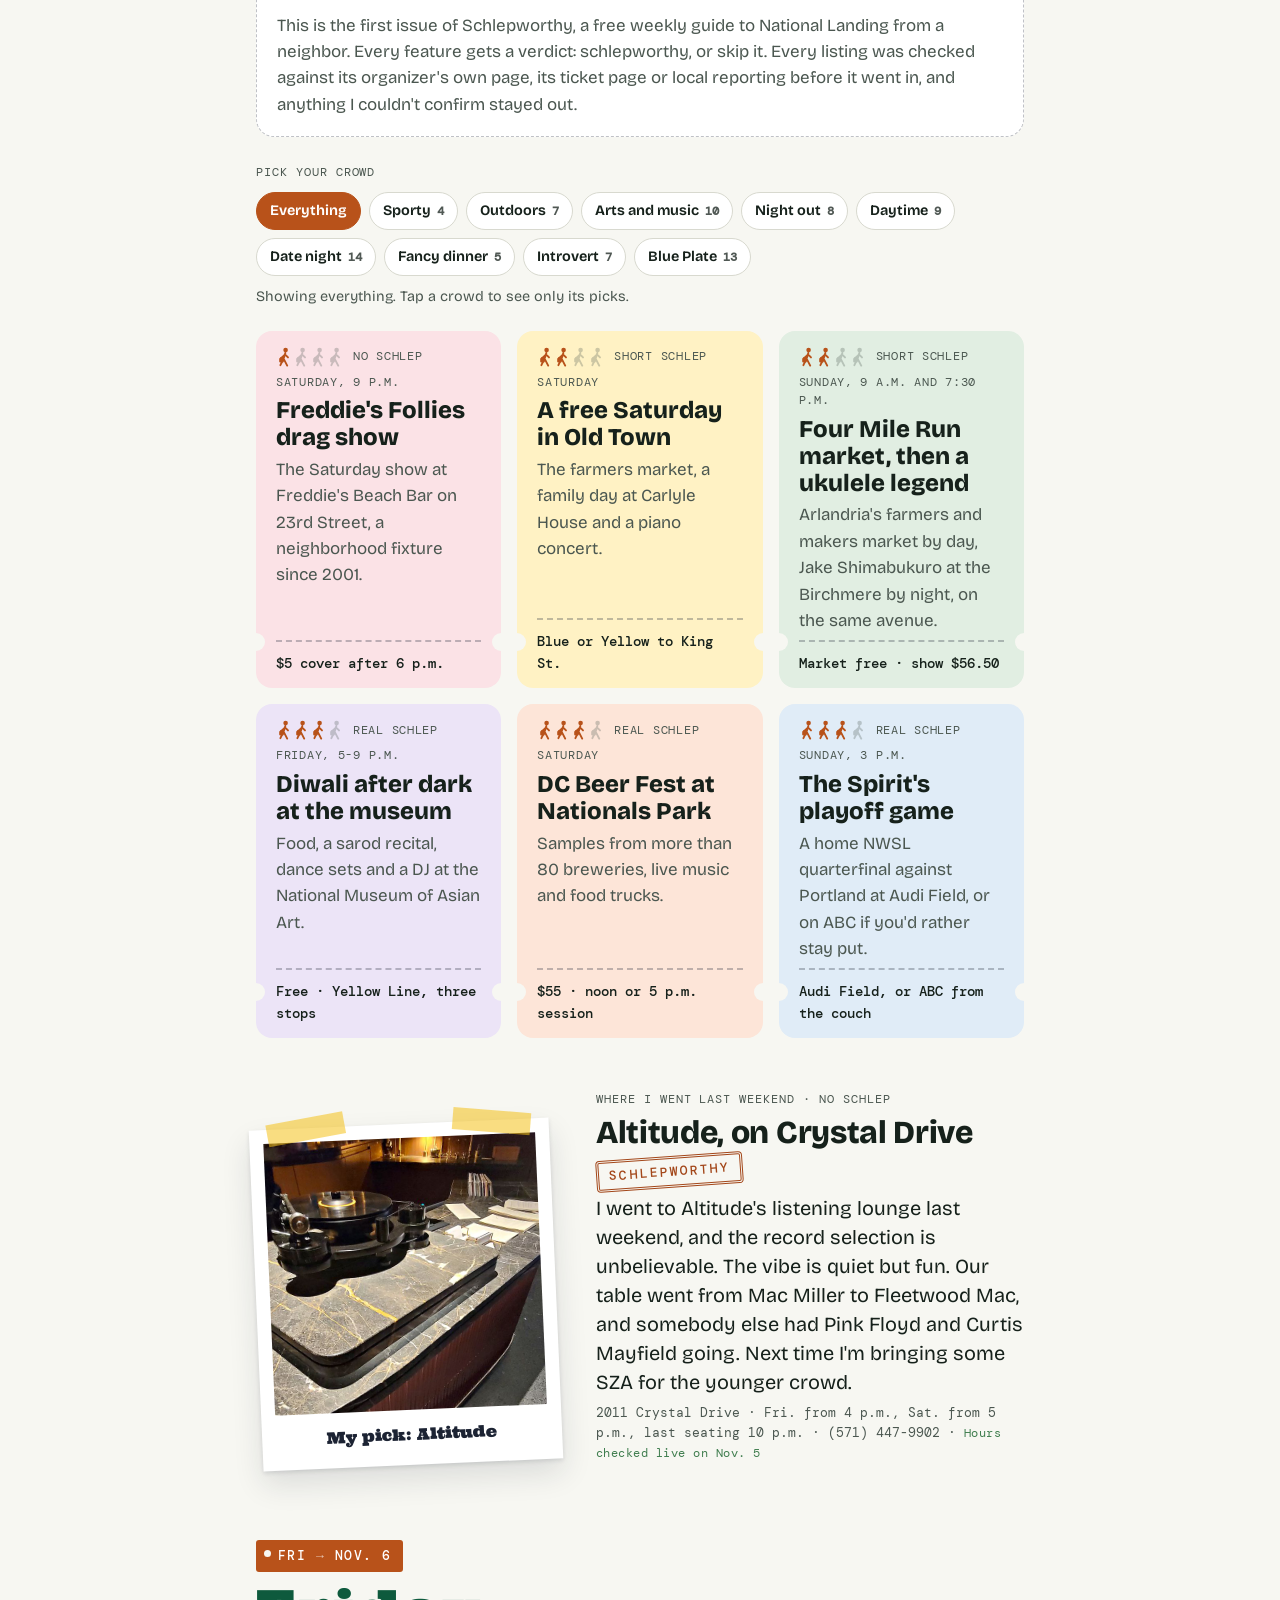
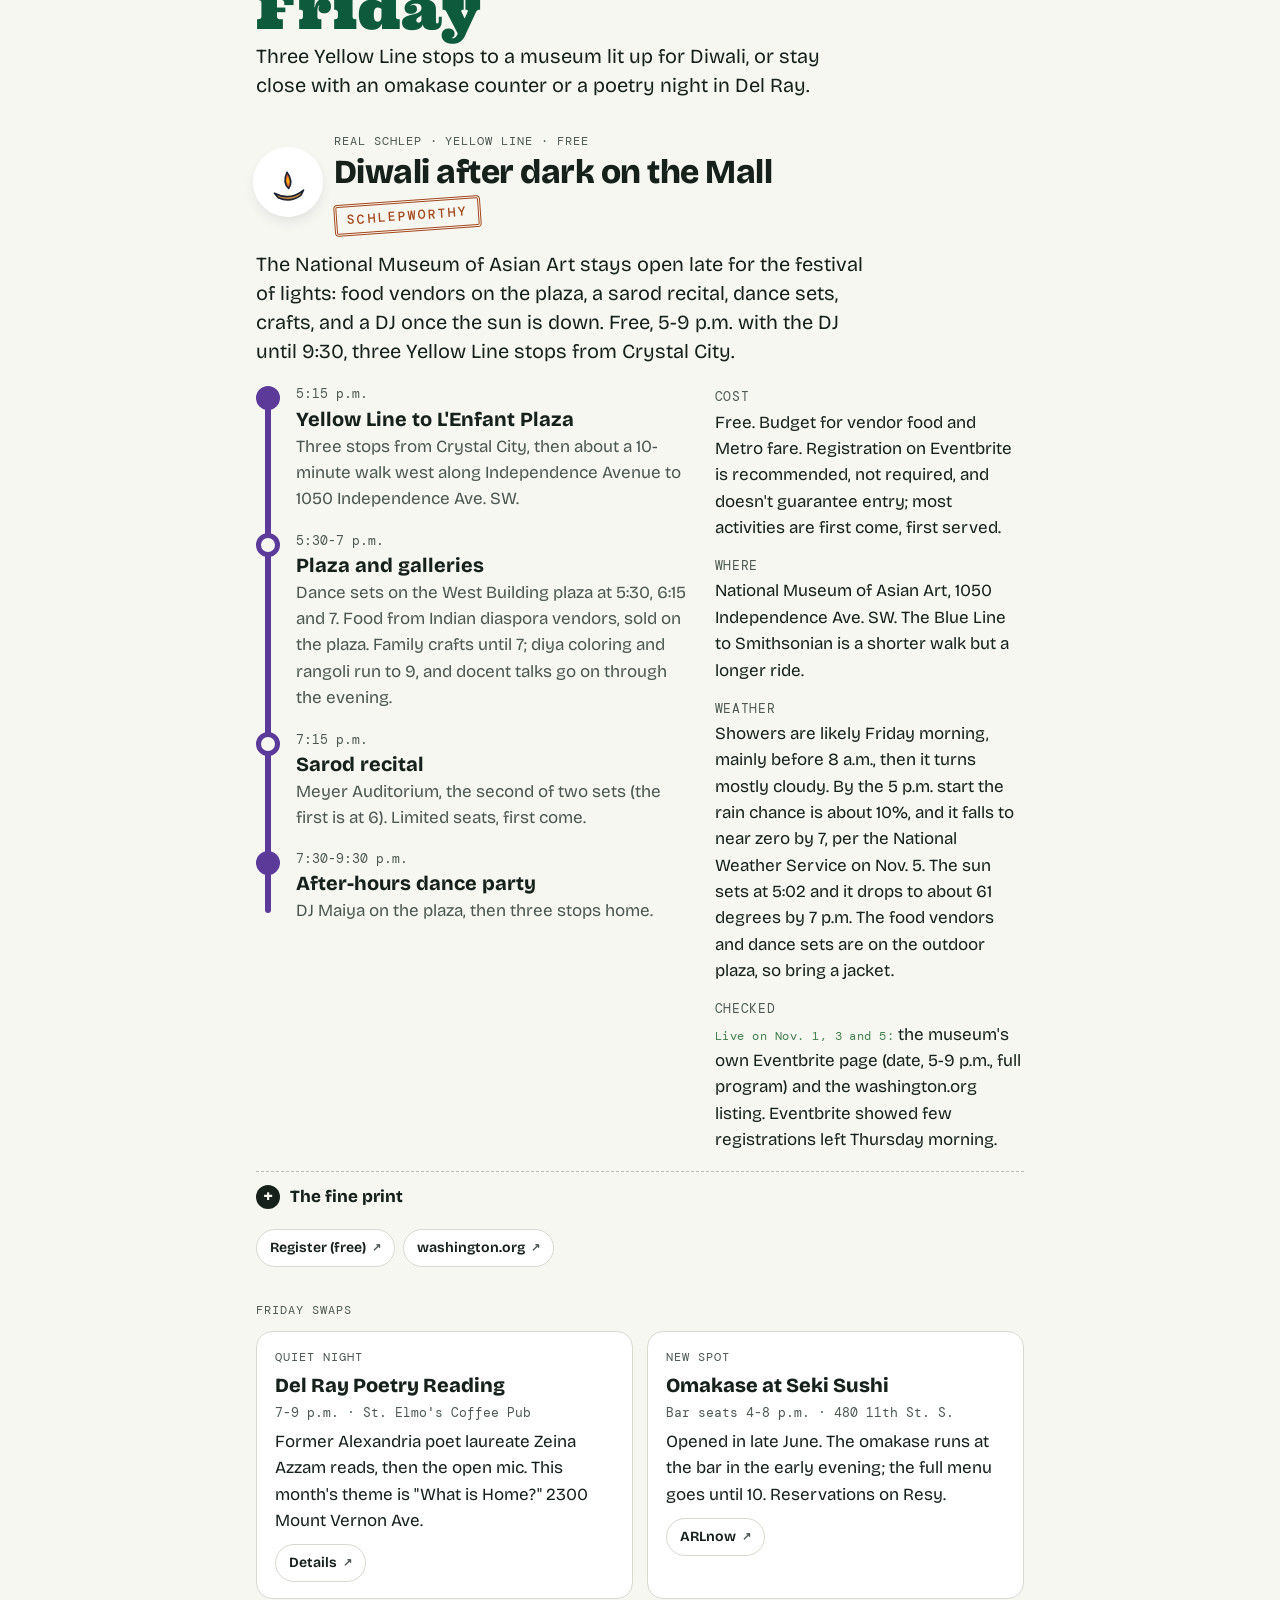
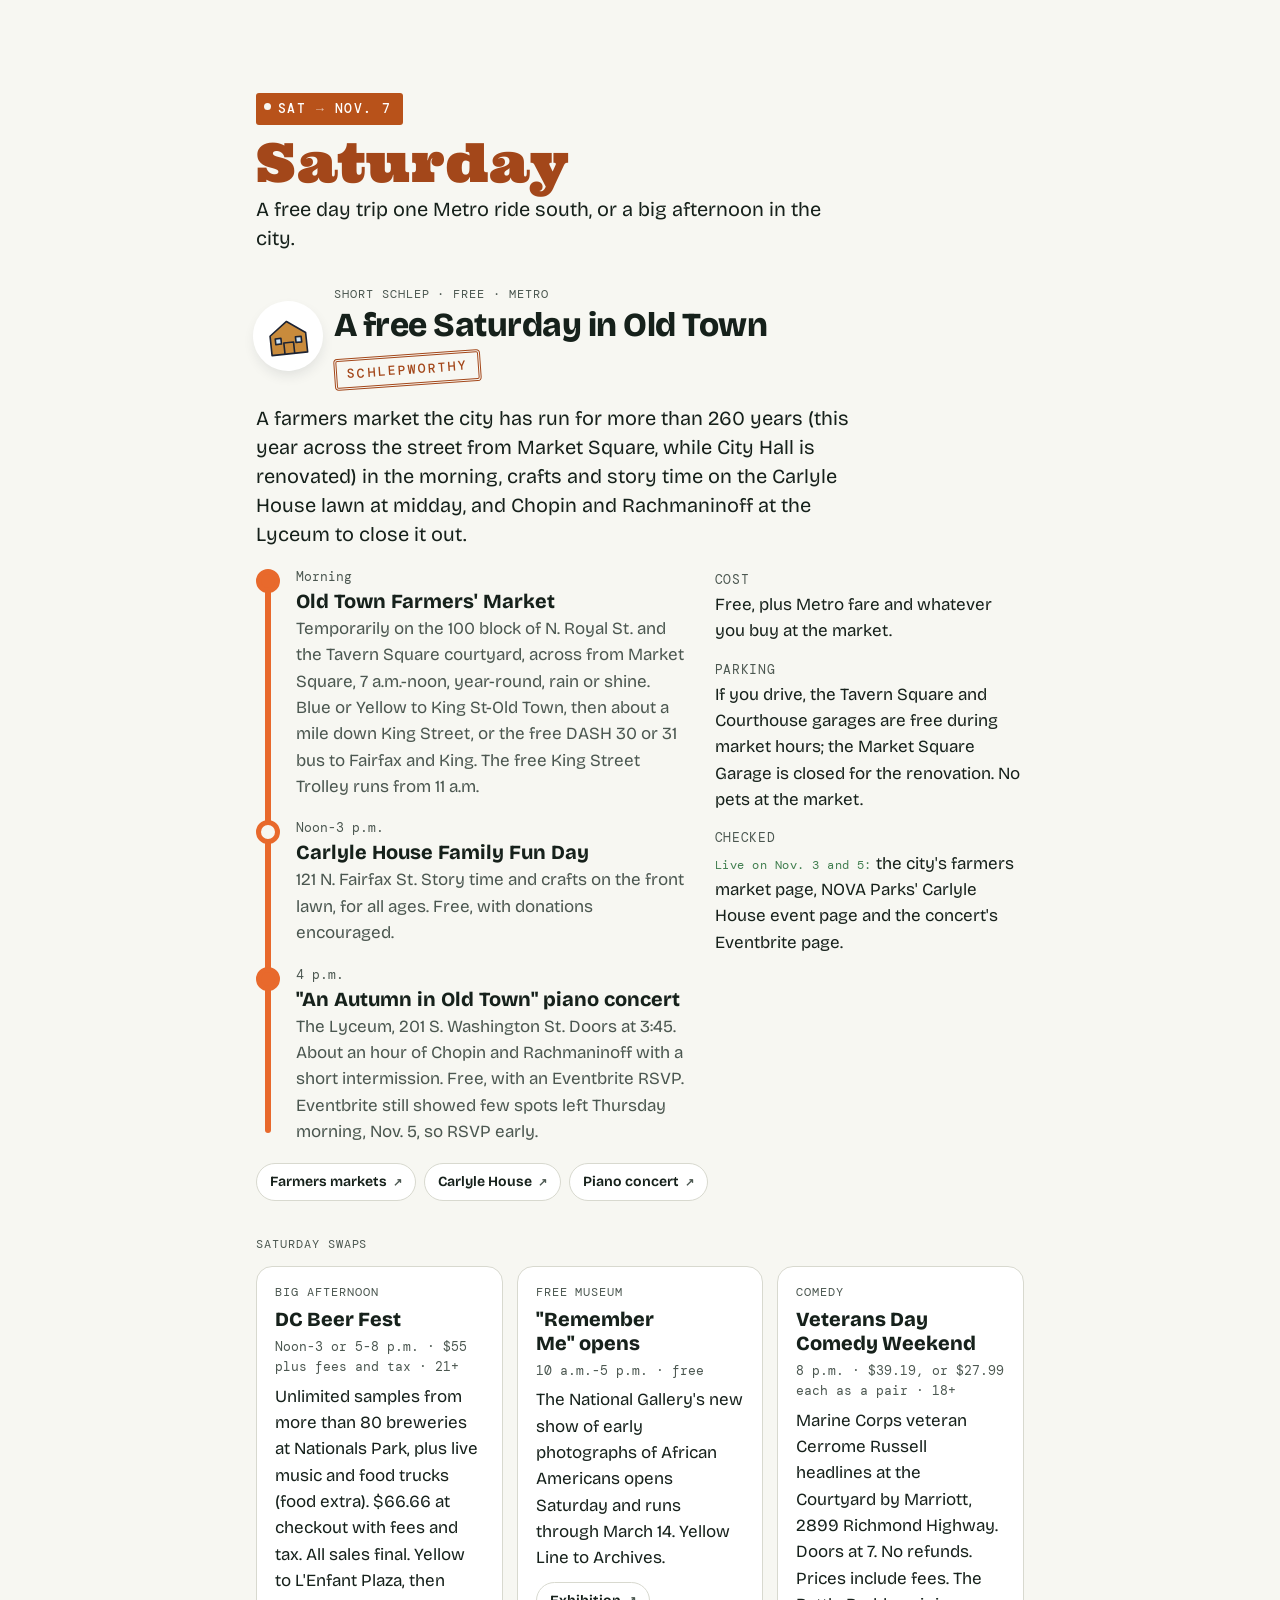
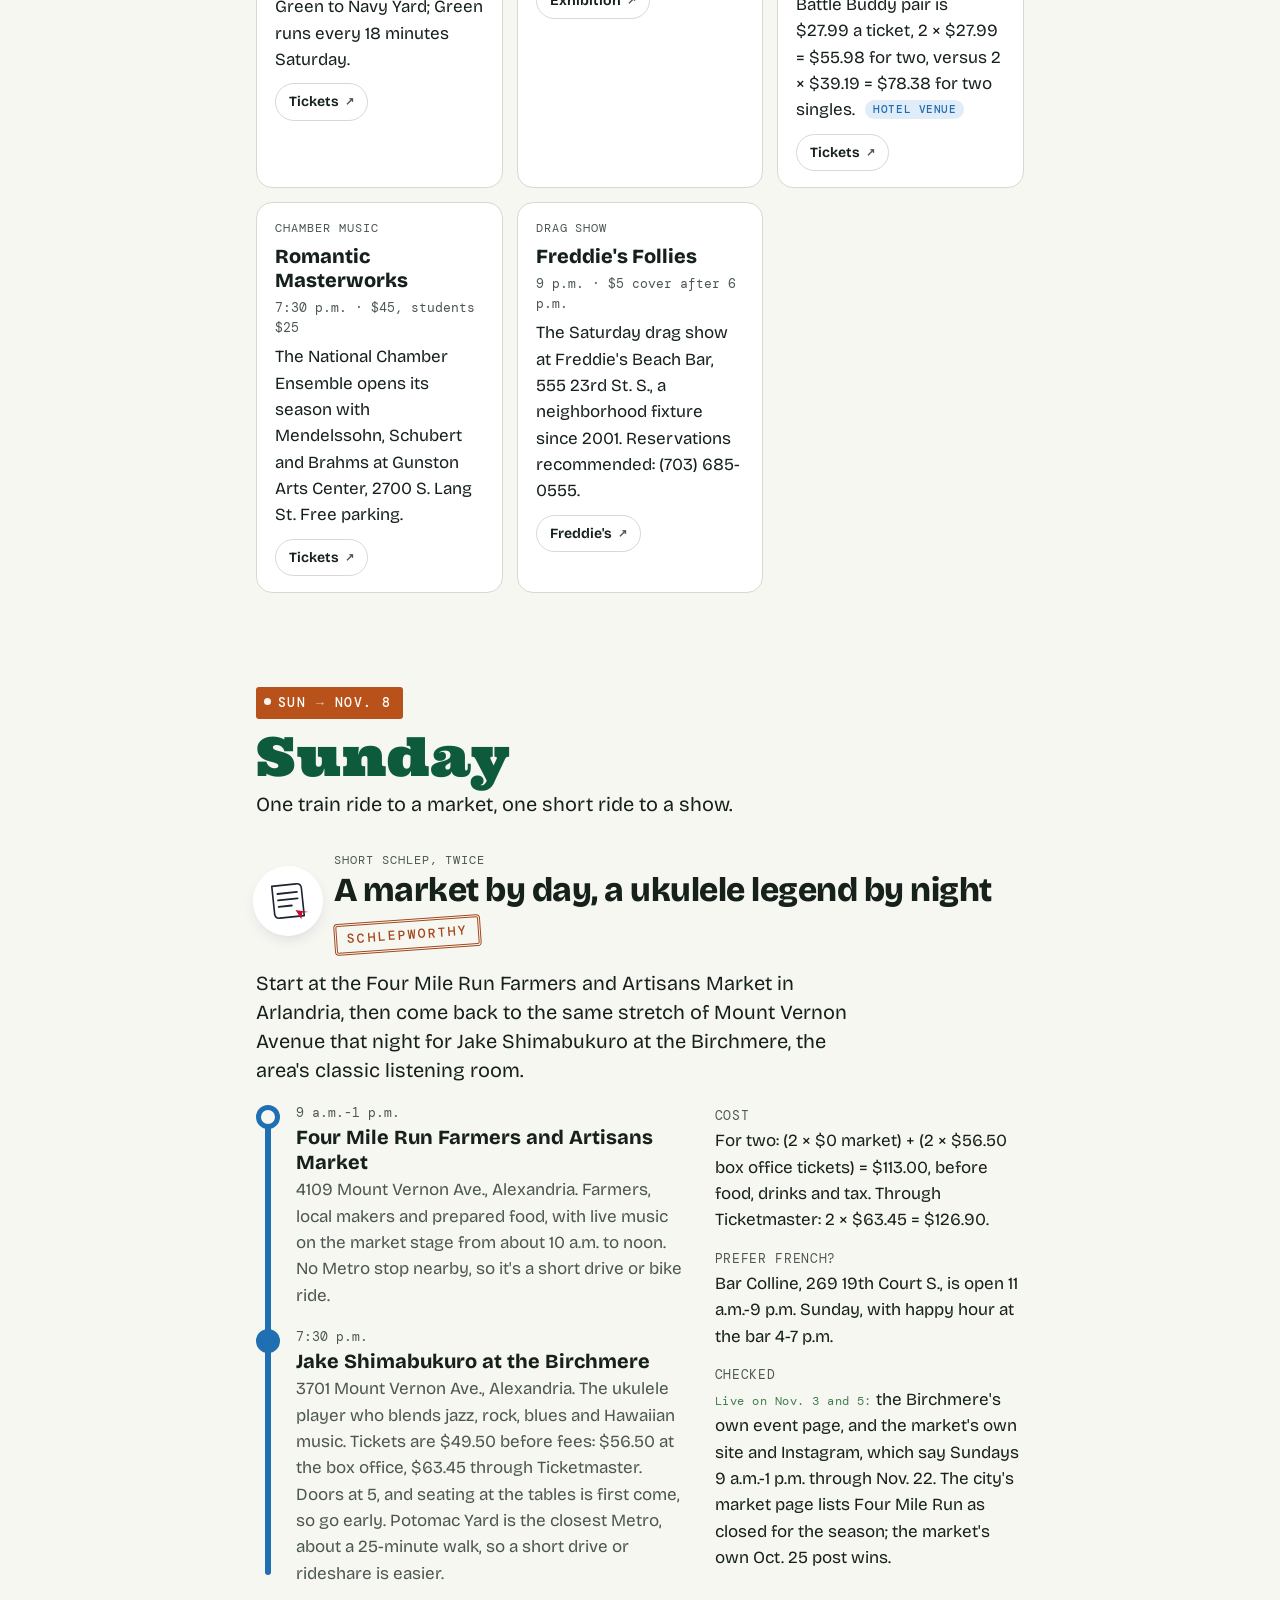
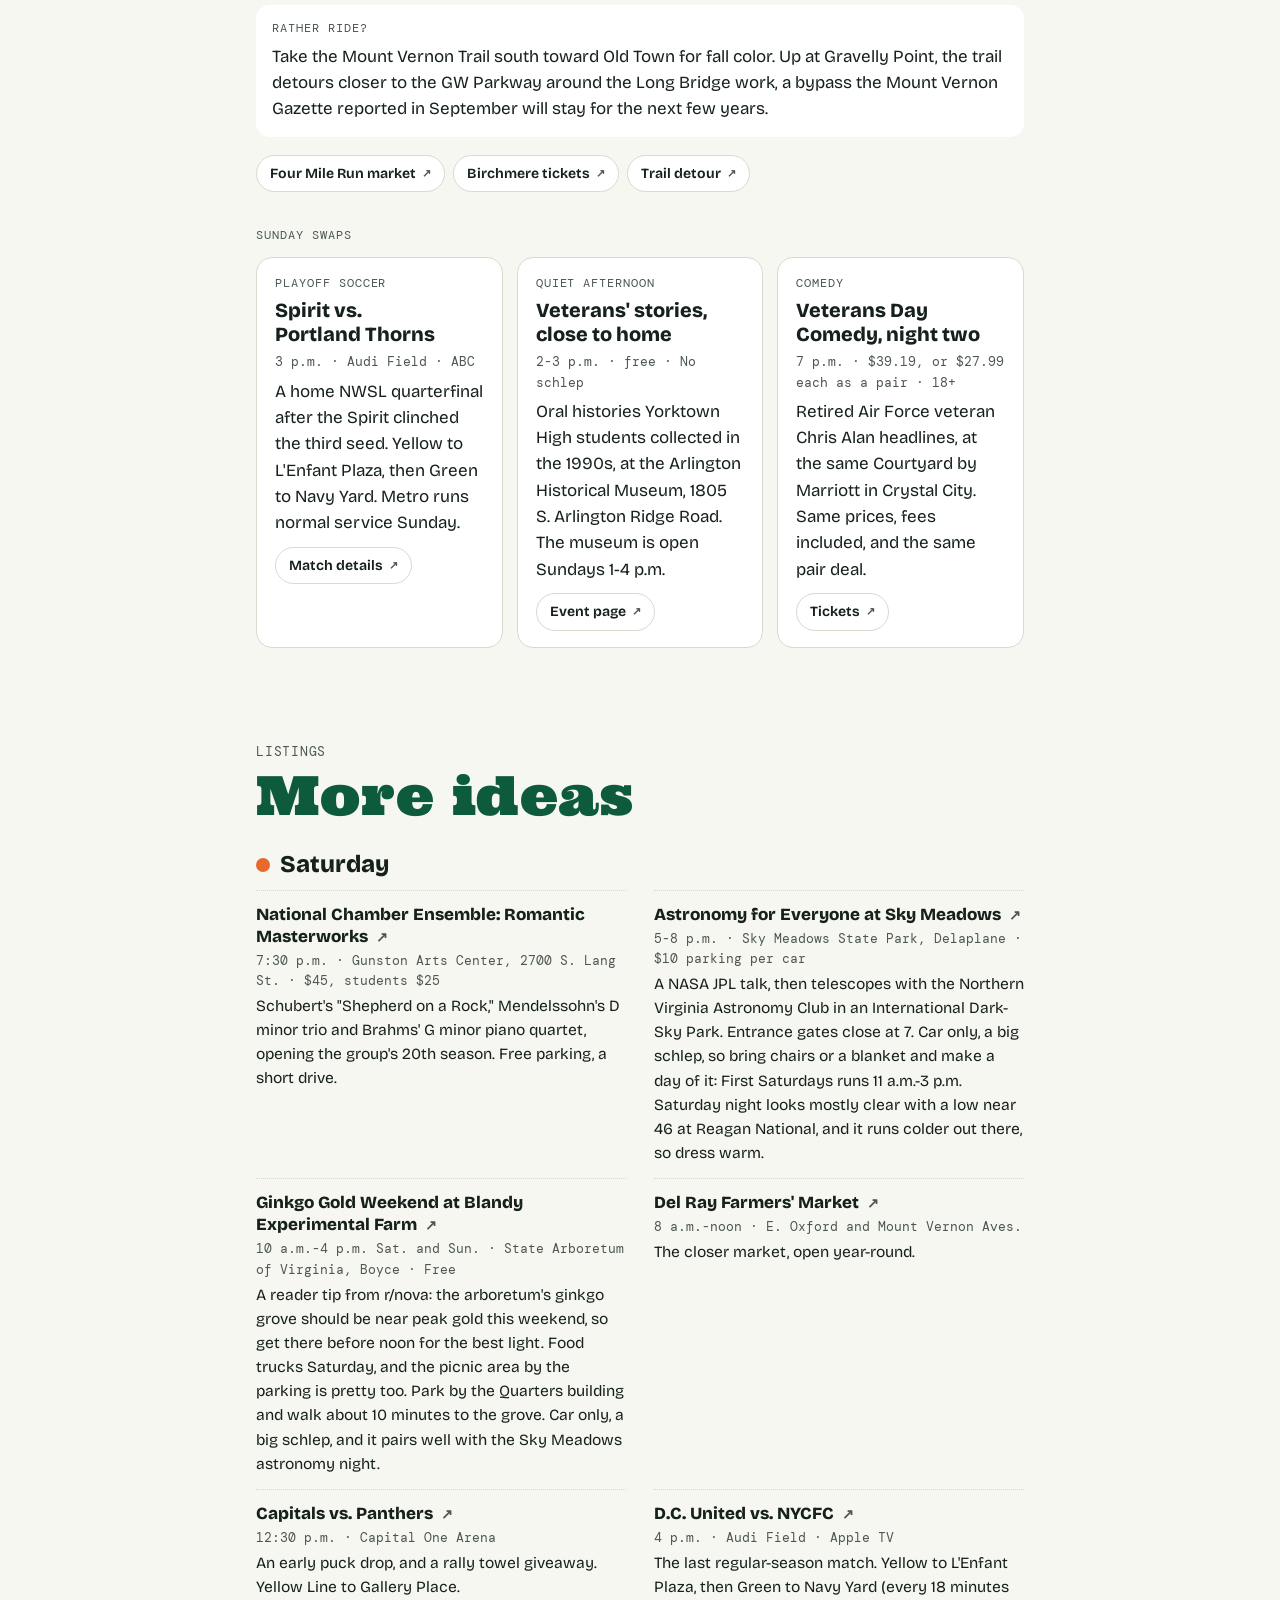
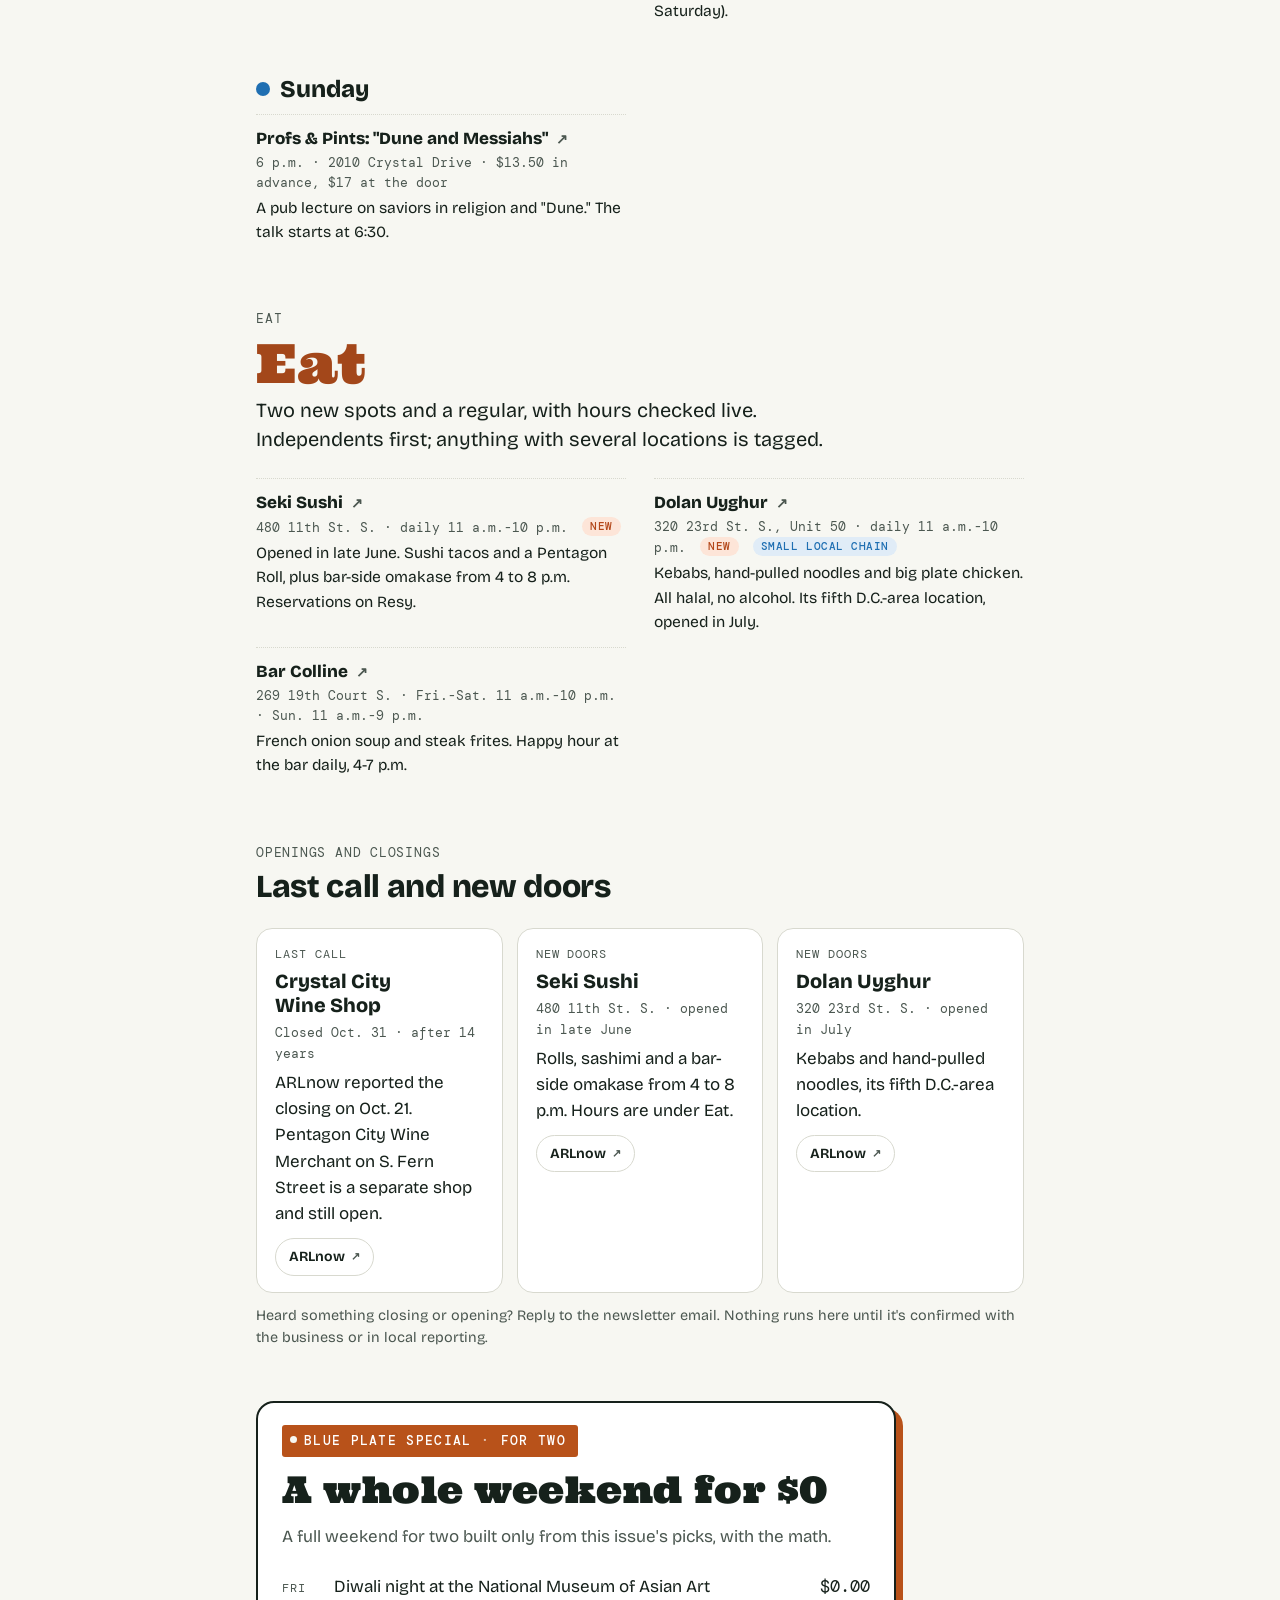
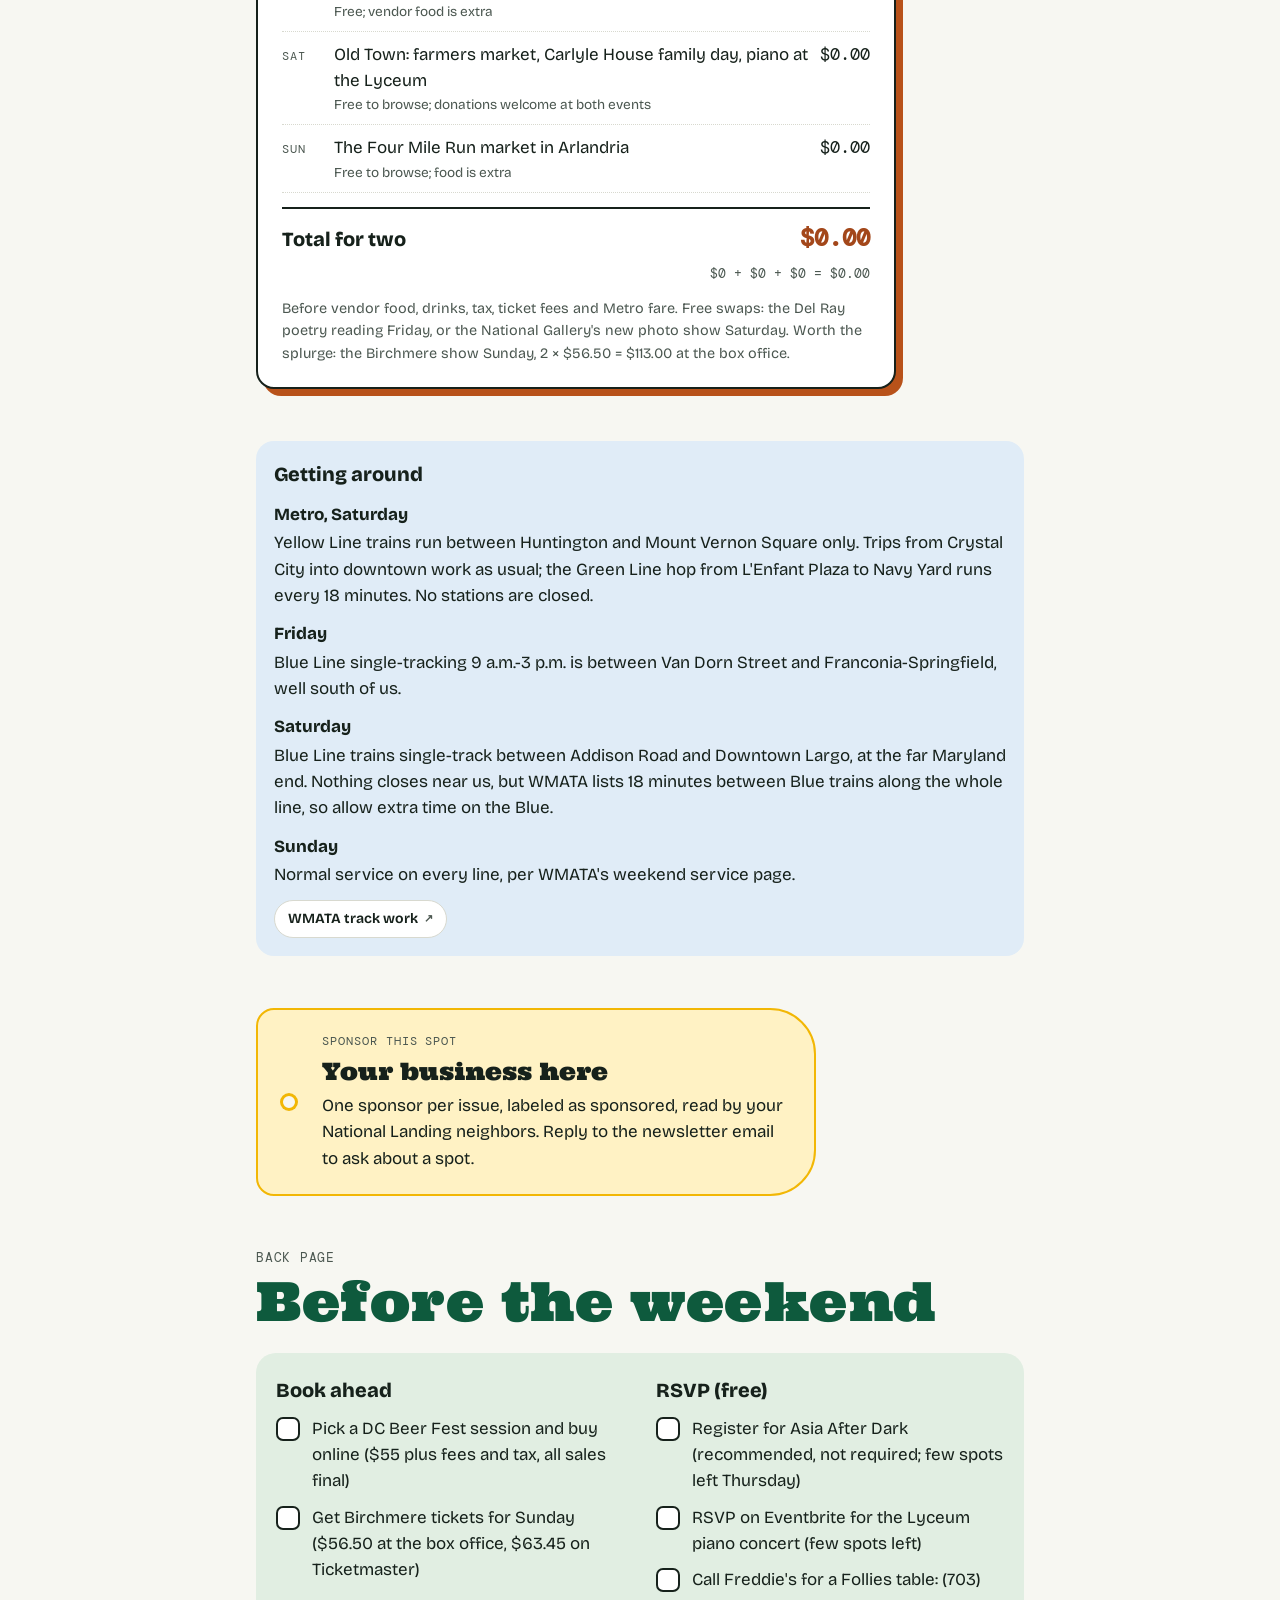
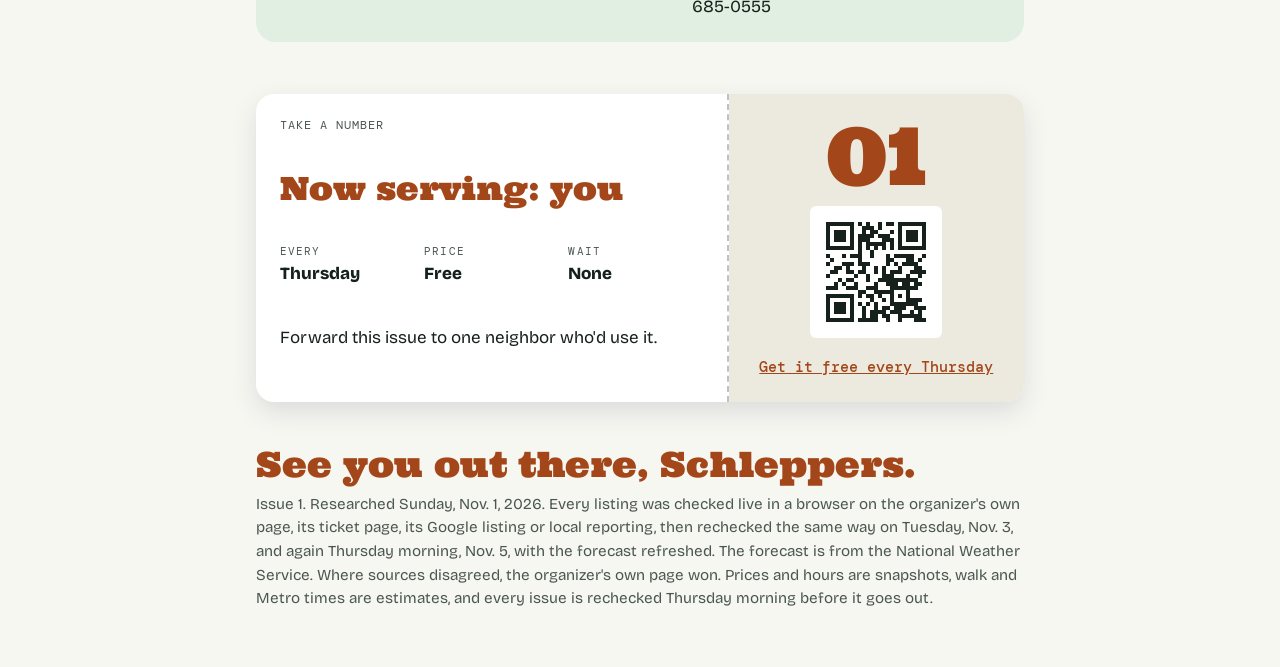
<file: no-1/index.html>
<!doctype html>
<html lang="en">
<head>
<meta charset="utf-8">
<meta name="viewport" content="width=device-width, initial-scale=1">
<title>Things to do near Crystal City, Nov. 6-8, 2026 | Schlepworthy No. 1</title>
<meta name="description" content="Diwali after dark on the Mall, Freddie's Follies, a Saturday in Old Town, the Four Mile Run market and Jake Shimabukuro at the Birchmere, measured from the Crystal City Metro. Issue 1, from the archive.">
<link rel="canonical" href="https://schlepworthy.com/no-1/">
<meta property="og:type" content="article">
<meta property="og:site_name" content="Schlepworthy">
<meta property="og:title" content="Things to do near Crystal City, Nov. 6-8, 2026 | Schlepworthy No. 1">
<meta property="og:description" content="Diwali after dark on the Mall, Freddie's Follies, a Saturday in Old Town, the Four Mile Run market and Jake Shimabukuro at the Birchmere, measured from the Crystal City Metro. Issue 1, from the archive.">
<meta property="og:url" content="https://schlepworthy.com/no-1/">
<meta property="og:image" content="https://schlepworthy.com/no-1/og.png">
<meta property="og:image:width" content="1200">
<meta property="og:image:height" content="630">
<meta name="twitter:card" content="summary_large_image">
<meta name="twitter:image" content="https://schlepworthy.com/no-1/og.png">
<meta name="theme-color" content="#0E4A33">
<link rel="icon" href="/favicon.svg" type="image/svg+xml">
<link rel="apple-touch-icon" href="/apple-touch-icon.png">
<link rel="preconnect" href="https://fonts.googleapis.com">
<link rel="preconnect" href="https://fonts.gstatic.com" crossorigin>
<link rel="stylesheet" href="https://fonts.googleapis.com/css2?family=Ultra&amp;family=Bricolage+Grotesque:opsz,wght@12..96,300..800&amp;family=DM+Mono:wght@400;500&amp;display=swap">
<style>body { margin: 0; } img { max-width: 100%; } [hidden] { display: none !important; }</style>
<style>
/* Base zine system (tickets, routes, listings, checklist), restyled below for Schlepworthy. */
:root {
  --paper: #F5F6F2;
  --card: #FFFFFF;
  --ink: #1C2333;
  --ink-soft: #4B5466;
  --rule: #D9DCD3;
  --perf: rgba(28, 35, 51, 0.28);
  --gold: #F2B705;
  --gold-text: #8A6200;
  --blue: #1F6FB2;
  --red: #C8102E;
  --orange: #E8692C;
  --orange-text: #B4481A;
  --green: #3F7D4E;
  --purple: #5B3A99;
  --purple-text: #5B3A99;
  --tint-gold: #FFF2C4;
  --tint-blue: #E0ECF7;
  --tint-red: #FBE2E6;
  --tint-green: #E1EEE2;
  --tint-orange: #FDE5D8;
  --tint-purple: #ECE4F7;
  --on-color: #FFFFFF;
  --shadow: rgba(28, 35, 51, 0.12);
  --cover: #EE7A2E;
  --cover-ink: #1C2333;
  /* Sticker art always sits on white, so these stay fixed in both themes. */
  --st-paper: #FFFFFF;
  --st-ink: #1C2333;
  --st-ink-2: #3A4357;
  --st-gold: #F2B705;
  --st-glow: #FFE7A0;
  --st-orange: #E8692C;
  --st-red: #C8102E;
  --st-blue: #1F6FB2;
  --st-green: #3F7D4E;
  --st-sky: #CFE4F5;
  --st-wood: #C98B3C;
  --st-night: #2A2445;
  --st-purple: #5B3A99;
  --st-shadow: rgba(10, 14, 24, 0.22);

  --font-display: "Shrikhand", "Cooper Black", "Georgia", serif;
  --font-body: "Bricolage Grotesque", "Avenir Next", "Segoe UI", system-ui, sans-serif;
  --font-mono: "DM Mono", ui-monospace, "SFMono-Regular", Menlo, Consolas, monospace;

  --step--1: 0.8125rem;
  --step-0: 1.0625rem;
  --step-1: 1.25rem;
  --step-2: 1.5rem;
  --step-3: 2rem;
  --step-4: 2.75rem;
}
@media (prefers-color-scheme: dark) {
  :root:not([data-theme="light"]) {
    --paper: #12151D;
    --card: #1B202B;
    --ink: #EEF0F4;
    --ink-soft: #A9B0BE;
    --rule: #2C3343;
    --perf: rgba(238, 240, 244, 0.28);
    --gold: #F2C230;
    --gold-text: #F2C94C;
    --blue: #6AAEE8;
    --red: #F26B80;
    --orange: #FF8F57;
    --orange-text: #FF9B66;
    --green: #7CC08D;
    --purple: #B79BF0;
    --purple-text: #C2A9F5;
    --tint-gold: #2E2812;
    --tint-blue: #142536;
    --tint-red: #34181E;
    --tint-green: #16291B;
    --tint-orange: #36211A;
    --tint-purple: #241B36;
    --on-color: #12151D;
    --shadow: rgba(0, 0, 0, 0.38);
    --cover: #E0702A;
    color-scheme: dark;
  }
}
:root[data-theme="dark"] {
  --paper: #12151D;
  --card: #1B202B;
  --ink: #EEF0F4;
  --ink-soft: #A9B0BE;
  --rule: #2C3343;
  --perf: rgba(238, 240, 244, 0.28);
  --gold: #F2C230;
  --gold-text: #F2C94C;
  --blue: #6AAEE8;
  --red: #F26B80;
  --orange: #FF8F57;
  --orange-text: #FF9B66;
  --green: #7CC08D;
  --purple: #B79BF0;
  --purple-text: #C2A9F5;
  --tint-gold: #2E2812;
  --tint-blue: #142536;
  --tint-red: #34181E;
  --tint-green: #16291B;
  --tint-orange: #36211A;
  --tint-purple: #241B36;
  --on-color: #12151D;
  --shadow: rgba(0, 0, 0, 0.38);
  --cover: #E0702A;
  color-scheme: dark;
}

*, *::before, *::after { box-sizing: border-box; }
html { scroll-behavior: smooth; scroll-padding-top: 64px; }
body {
  background: var(--paper);
  color: var(--ink);
  font-family: var(--font-body);
  font-size: var(--step-0);
  line-height: 1.55;
  font-optical-sizing: auto;
  -webkit-font-smoothing: antialiased;
}
body::before {
  content: "";
  position: fixed;
  inset: 0 0 auto;
  height: env(safe-area-inset-top, 0px);
  z-index: 10;
  background: var(--paper);
}
a { color: inherit; }
:focus-visible { outline: 3px solid var(--blue); outline-offset: 3px; border-radius: 6px; }
h1, h2, h3, h4 { margin: 0; text-wrap: balance; }
p { margin: 0; }
ul, ol, dl { margin: 0; }

.wrap {
  width: 100%;
  max-width: 800px;
  margin-inline: auto;
  padding-left: max(16px, env(safe-area-inset-left, 0px));
  padding-right: max(16px, env(safe-area-inset-right, 0px));
}

/* SVG art */
.st-paper { fill: var(--st-paper); }
.st-ink { fill: var(--st-ink); }
.st-ink-2 { fill: var(--st-ink-2); }
.st-gold { fill: var(--st-gold); }
.st-glow { fill: var(--st-glow); }
.st-orange { fill: var(--st-orange); }
.st-red { fill: var(--st-red); }
.st-blue { fill: var(--st-blue); }
.st-green { fill: var(--st-green); }
.st-sky { fill: var(--st-sky); }
.st-wood { fill: var(--st-wood); }
.st-night { fill: var(--st-night); }
.st-purple { fill: var(--st-purple); }
.sk { fill: none; stroke: var(--st-ink); stroke-linecap: round; stroke-linejoin: round; }
.sk-paper { fill: none; stroke: var(--st-paper); stroke-linecap: round; stroke-linejoin: round; }
.sk-orange { fill: none; stroke: var(--st-orange); stroke-linecap: round; }
.sk-red { fill: none; stroke: var(--st-red); stroke-linecap: round; stroke-linejoin: round; }
.sk-green { fill: none; stroke: var(--st-green); stroke-linecap: round; stroke-linejoin: round; }
.sk-wood { fill: none; stroke: var(--st-wood); stroke-linecap: round; stroke-linejoin: round; }
.ol { fill: none; stroke: var(--st-ink); stroke-width: 2; stroke-linejoin: round; }
.edge { stroke: var(--st-ink); stroke-width: 2; stroke-linejoin: round; }
.svg-text { font-family: var(--font-mono); font-weight: 500; fill: var(--st-ink); }

/* Cover */
.cover { background: var(--cover); color: var(--cover-ink); }
.cover__inner { padding-block: 26px 30px; display: grid; gap: 22px; }
.eyebrow {
  font-family: var(--font-mono);
  font-size: var(--step--1);
  letter-spacing: 0.06em;
  text-transform: uppercase;
}
.masthead {
  font-family: var(--font-display);
  font-weight: 400;
  font-size: clamp(3rem, 14vw, 6.5rem);
  line-height: 0.95;
}
.masthead span { display: block; }
.cover__tags { display: flex; flex-wrap: wrap; align-items: center; gap: 10px 12px; margin-top: 14px; }
.stamp {
  display: inline-block;
  padding: 4px 11px;
  border: 2.5px solid var(--st-purple);
  border-radius: 6px;
  background: var(--st-paper);
  color: var(--st-purple);
  font-family: var(--font-mono);
  font-weight: 500;
  font-size: var(--step--1);
  letter-spacing: 0.14em;
  text-transform: uppercase;
  transform: rotate(-6deg);
}
.kicker-pt {
  display: inline-block;
  padding: 4px 12px;
  border-radius: 999px;
  background: var(--st-paper);
  color: var(--st-ink);
  font-weight: 700;
  font-size: var(--step--1);
  letter-spacing: 0.14em;
  text-transform: uppercase;
  transform: rotate(2deg);
}
.cover__stickers { display: flex; flex-wrap: wrap; gap: 14px; }
.sticker {
  width: 78px;
  height: 78px;
  border-radius: 50%;
  background: var(--st-paper);
  display: grid;
  place-items: center;
  box-shadow: 0 0 0 4px var(--st-paper), 0 8px 18px var(--st-shadow);
  transform: rotate(var(--tilt, 0deg));
  animation: settle 700ms cubic-bezier(0.2, 0.9, 0.3, 1.3) both;
  animation-delay: var(--delay, 0ms);
}
.sticker svg { width: 62px; height: 62px; }
@keyframes settle {
  from { transform: rotate(calc(var(--tilt, 0deg) - 14deg)) scale(0.88); }
  to { transform: rotate(var(--tilt, 0deg)) scale(1); }
}
.coverlines { list-style: none; padding: 0; display: grid; gap: 10px; max-width: 36ch; }
.coverlines li { display: flex; gap: 10px; align-items: baseline; }
.coverlines li::before { content: "→"; font-family: var(--font-mono); font-weight: 500; }
.coverlines a {
  font-weight: 750;
  font-size: var(--step-1);
  line-height: 1.3;
  text-decoration: underline;
  text-decoration-thickness: 2px;
  text-underline-offset: 4px;
}
.forecast { display: grid; grid-template-columns: repeat(3, minmax(0, 1fr)); gap: 8px; }
.wx {
  background: var(--st-paper);
  color: var(--st-ink);
  border-radius: 14px;
  padding: 10px 12px;
  display: grid;
  gap: 2px;
  justify-items: start;
  align-content: start;
}
.wx svg { width: 26px; height: 26px; }
.wx__day { font-family: var(--font-mono); font-size: 0.75rem; letter-spacing: 0.08em; text-transform: uppercase; }
.wx__temps { font-weight: 800; font-size: var(--step-1); line-height: 1.2; font-variant-numeric: tabular-nums; }
.wx__temps small { font-weight: 500; font-size: 0.8em; color: var(--st-ink-2); }
.wx__note { font-size: 0.8125rem; line-height: 1.3; color: var(--st-ink-2); }
.forecast__note { grid-column: 1 / -1; font-family: var(--font-mono); font-size: var(--step--1); }

@media (min-width: 720px) {
  .cover__inner {
    grid-template-columns: minmax(0, 1.25fr) minmax(0, 1fr);
    grid-template-areas: "eyebrow eyebrow" "title stickers" "lines forecast";
    column-gap: 36px;
    row-gap: 26px;
    padding-block: 34px 38px;
  }
  .eyebrow { grid-area: eyebrow; }
  .cover__title { grid-area: title; }
  .cover__stickers {
    grid-area: stickers;
    align-self: center;
    justify-self: end;
    display: grid;
    grid-template-columns: repeat(2, 78px);
    gap: 16px 20px;
  }
  .cover__stickers .sticker:nth-child(even) { margin-top: 18px; }
  .coverlines { grid-area: lines; }
  .forecast { grid-area: forecast; align-self: end; }
}

/* Contents bar */
.toc {
  position: sticky;
  top: env(safe-area-inset-top, 0px);
  z-index: 5;
  background: var(--paper);
  border-bottom: 1px solid var(--rule);
}
.toc__list {
  list-style: none;
  padding: 10px 0;
  display: flex;
  gap: 8px;
  overflow-x: auto;
  scrollbar-width: none;
}
.toc__list::-webkit-scrollbar { display: none; }
.toc a {
  display: inline-flex;
  align-items: center;
  gap: 7px;
  padding: 7px 14px;
  border-radius: 999px;
  border: 1.5px solid var(--rule);
  background: var(--card);
  font-weight: 700;
  font-size: 0.9rem;
  text-decoration: none;
  white-space: nowrap;
  transition: border-color 140ms ease;
}
.toc a:hover { border-color: var(--ink); }
.dot { display: inline-block; width: 10px; height: 10px; border-radius: 50%; background: var(--c, var(--ink)); flex: none; }

/* Sections */
.section { padding-block: 44px 8px; }
.section-head { display: grid; gap: 6px; margin-bottom: 24px; }
.kicker {
  font-family: var(--font-mono);
  font-size: var(--step--1);
  letter-spacing: 0.06em;
  text-transform: uppercase;
  color: var(--ink-soft);
}
.section-title { font-weight: 800; font-size: var(--step-3); line-height: 1.1; letter-spacing: -0.01em; }
.day-title {
  font-family: var(--font-display);
  font-weight: 400;
  font-size: var(--step-4);
  line-height: 1;
  color: var(--c, var(--ink));
}
.title-row { display: flex; align-items: center; flex-wrap: wrap; gap: 6px 14px; }
.pt-day {
  display: inline-block;
  padding: 3px 12px;
  border-radius: 999px;
  border: 1.5px solid var(--rule);
  background: var(--card);
  color: var(--ink-soft);
  font-weight: 700;
  font-size: var(--step--1);
  letter-spacing: 0.06em;
  transform: rotate(-3deg);
}
.dek { font-size: var(--step-1); line-height: 1.45; max-width: 46ch; }
.label {
  font-family: var(--font-mono);
  font-size: 0.75rem;
  letter-spacing: 0.08em;
  text-transform: uppercase;
  color: var(--ink-soft);
}

/* Editor's note */
.ednote {
  display: grid;
  gap: 8px;
  padding: 18px 20px;
  border-radius: 18px;
  border: 1.5px dashed var(--perf);
  background: var(--card);
  margin-bottom: 26px;
}
.ednote p:last-child { color: var(--ink-soft); }

/* Energy-sorted tickets */
.glance { display: grid; gap: 16px; grid-template-columns: repeat(auto-fit, minmax(min(100%, 230px), 1fr)); }
.ticket {
  position: relative;
  display: grid;
  gap: 6px;
  align-content: start;
  grid-template-rows: auto auto auto 1fr auto;
  padding: 16px 20px 14px;
  border-radius: 16px;
  background: var(--t, var(--tint-gold));
  color: var(--ink);
  text-decoration: none;
  transition: transform 160ms ease;
}
.ticket:hover { transform: translateY(-2px); }
.ticket::before,
.ticket::after {
  content: "";
  position: absolute;
  bottom: 37px;
  width: 18px;
  height: 18px;
  border-radius: 50%;
  background: var(--paper);
}
.ticket::before { left: -9px; }
.ticket::after { right: -9px; }
.ticket__when { font-family: var(--font-mono); font-size: 0.75rem; letter-spacing: 0.06em; text-transform: uppercase; color: var(--ink-soft); }
.ticket__title { font-weight: 800; font-size: var(--step-2); line-height: 1.12; }
.ticket__note { color: var(--ink-soft); }
.ticket__stub {
  margin-top: auto;
  padding-top: 10px;
  border-top: 2px dashed var(--perf);
  font-family: var(--font-mono);
  font-weight: 500;
  font-size: 0.9rem;
  line-height: 22px;
}

.energy {
  display: inline-flex;
  align-items: center;
  gap: 10px;
  font-family: var(--font-mono);
  font-size: 0.75rem;
  letter-spacing: 0.06em;
  text-transform: uppercase;
  color: var(--ink-soft);
}
.energy__bars {
  position: relative;
  display: inline-grid;
  grid-template-columns: repeat(4, 7px);
  gap: 2px;
  padding: 2px;
  border: 2px solid var(--ink);
  border-radius: 5px;
}
.energy__bars::after {
  content: "";
  position: absolute;
  right: -6px;
  top: 50%;
  width: 3px;
  height: 7px;
  transform: translateY(-50%);
  border-radius: 0 2px 2px 0;
  background: var(--ink);
}
.energy__bars i { display: block; height: 11px; border-radius: 1.5px; background: transparent; }
.energy__bars[data-level="1"] i:nth-child(-n+1),
.energy__bars[data-level="2"] i:nth-child(-n+2),
.energy__bars[data-level="3"] i:nth-child(-n+3),
.energy__bars[data-level="4"] i:nth-child(-n+4) { background: var(--green); }

/* Features */
.feature { position: relative; display: grid; gap: 18px; padding-block: 8px 34px; }
.feature + .feature:not(.feature--box) { border-top: 1px solid var(--rule); padding-top: 34px; }
.feature__top { display: flex; align-items: center; gap: 14px; }
.feature__top > div { flex: 1; min-width: 0; display: grid; gap: 4px; }
.spot {
  flex: none;
  width: 64px;
  height: 64px;
  border-radius: 50%;
  background: var(--st-paper);
  display: grid;
  place-items: center;
  box-shadow: 0 0 0 3px var(--st-paper), 0 6px 14px var(--shadow);
  transform: rotate(-6deg);
}
.spot svg { width: 52px; height: 52px; }
.feature__title {
  font-weight: 800;
  font-size: clamp(1.55rem, 6vw, 2.1rem);
  line-height: 1.06;
  letter-spacing: -0.015em;
}
.pick {
  flex: none;
  width: 76px;
  height: 76px;
  border-radius: 50%;
  display: grid;
  place-items: center;
  text-align: center;
  font-family: var(--font-display);
  font-size: 0.82rem;
  line-height: 1.05;
  background: var(--orange);
  color: var(--cover-ink);
  transform: rotate(10deg);
  box-shadow: 0 0 0 3px var(--st-paper), 0 6px 14px var(--shadow);
}
.feature__dek { font-size: var(--step-1); line-height: 1.45; max-width: 48ch; }
.feature__body { display: grid; gap: 26px; }
@media (min-width: 720px) {
  .feature__body { grid-template-columns: minmax(0, 1.4fr) minmax(0, 1fr); align-items: start; }
}
.feature--box {
  background: var(--tint-purple);
  border-radius: 22px;
  padding: 24px 22px 26px;
  margin-block: 8px 12px;
}
.feature--box + .feature { border-top: 0; padding-top: 22px; }

/* Transit-line itineraries */
.route { list-style: none; padding: 0; position: relative; display: grid; gap: 18px; min-width: 0; }
.route::before {
  content: "";
  position: absolute;
  left: 9px;
  top: 12px;
  bottom: 12px;
  width: 6px;
  border-radius: 3px;
  background: var(--line);
}
.route--gold { --line: var(--gold); }
.route--green { --line: var(--green); }
.route--orange { --line: var(--orange); }
.route--blue { --line: var(--blue); }
.route--red { --line: var(--red); }
.route--purple { --line: var(--purple); }
.stop { position: relative; padding-left: 40px; display: grid; gap: 2px; min-width: 0; }
.stop::before {
  content: "";
  position: absolute;
  left: 0;
  top: 2px;
  width: 24px;
  height: 24px;
  border-radius: 50%;
  background: var(--paper);
  border: 5px solid var(--line);
}
.stop--end::before { background: var(--line); }
.stop__when { font-family: var(--font-mono); font-size: 0.8125rem; color: var(--ink-soft); font-variant-numeric: tabular-nums; }
.stop__what { font-weight: 750; font-size: var(--step-1); line-height: 1.25; }
.stop__more { color: var(--ink-soft); }

/* Marquee */
.marquee-wrap { filter: drop-shadow(0 5px 12px var(--shadow)); min-width: 0; }
.marquee {
  background: var(--card);
  border-radius: 16px;
  padding: 18px 18px 16px;
  display: grid;
  gap: 10px;
}
.marquee__title { font-weight: 800; font-size: var(--step-1); display: flex; align-items: center; gap: 8px; }
.marquee__title::before {
  content: "";
  width: 10px;
  height: 10px;
  border-radius: 50%;
  background: var(--orange);
  box-shadow: 14px 0 0 var(--purple), 28px 0 0 var(--gold);
  margin-right: 30px;
}
.shows { list-style: none; padding: 0; display: grid; }
.show {
  display: grid;
  grid-template-columns: minmax(0, 1fr) auto;
  column-gap: 12px;
  padding-block: 8px;
  border-bottom: 1px dotted var(--rule);
}
.show:last-child { border-bottom: 0; }
.show__title { font-weight: 750; line-height: 1.25; }
.show__meta { grid-column: 1; font-family: var(--font-mono); font-size: 0.75rem; color: var(--ink-soft); }
.show__times {
  grid-column: 2;
  grid-row: 1 / span 2;
  align-self: center;
  text-align: right;
  font-family: var(--font-mono);
  font-size: 0.875rem;
  font-weight: 500;
  font-variant-numeric: tabular-nums;
}
.marquee__note { font-size: 0.8125rem; color: var(--ink-soft); }

/* Facts and add-ons */
.facts { display: grid; gap: 12px; }
.facts div { display: grid; grid-template-columns: 8rem minmax(0, 1fr); gap: 12px; }
.facts dt {
  font-family: var(--font-mono);
  font-size: 0.8125rem;
  letter-spacing: 0.05em;
  text-transform: uppercase;
  color: var(--ink-soft);
  padding-top: 3px;
}
.facts dd { margin: 0; }
@media (max-width: 460px) {
  .facts div { grid-template-columns: 1fr; gap: 2px; }
}
@media (min-width: 720px) {
  .feature__body .facts div { grid-template-columns: 1fr; gap: 2px; }
}
.addon {
  display: grid;
  gap: 6px;
  padding: 14px 16px;
  border-radius: 14px;
  background: var(--card);
}
.addon--alert { background: var(--tint-orange); }
.stack { display: grid; gap: 14px; align-content: start; min-width: 0; }
.addon--pt { background: var(--tint-gold); }

/* Fine print */
.fine { border-top: 1px dashed var(--perf); padding-top: 12px; }
.fine summary {
  cursor: pointer;
  list-style: none;
  display: inline-flex;
  align-items: center;
  gap: 10px;
  font-weight: 750;
}
.fine summary::-webkit-details-marker { display: none; }
.fine summary::before {
  content: "+";
  display: inline-grid;
  place-items: center;
  width: 24px;
  height: 24px;
  border-radius: 50%;
  background: var(--ink);
  color: var(--paper);
  font-family: var(--font-mono);
  font-size: 1rem;
  line-height: 1;
}
.fine[open] summary::before { content: "\2212"; }
.fine ul { margin-top: 10px; padding-left: 1.2em; display: grid; gap: 7px; color: var(--ink-soft); }

/* Link chips */
.chips { list-style: none; padding: 0; display: flex; flex-wrap: wrap; gap: 8px; }
.chip {
  display: inline-flex;
  align-items: center;
  gap: 6px;
  padding: 7px 13px;
  border-radius: 999px;
  border: 1.5px solid var(--rule);
  background: var(--card);
  color: var(--ink);
  font-weight: 650;
  font-size: 0.875rem;
  text-decoration: none;
  transition: border-color 140ms ease, transform 140ms ease;
}
.chip:hover { border-color: var(--ink); transform: translateY(-1px); }
.chip::after { content: "↗"; font-family: var(--font-mono); font-size: 0.8em; color: var(--ink-soft); }

/* Swaps */
.alts { display: grid; gap: 14px; grid-template-columns: repeat(auto-fit, minmax(min(100%, 220px), 1fr)); margin-bottom: 8px; }
.alt {
  display: grid;
  gap: 6px;
  align-content: start;
  padding: 16px 18px;
  border-radius: 16px;
  border: 1.5px solid var(--rule);
  background: var(--card);
}
.alt h4 { font-weight: 800; font-size: var(--step-1); line-height: 1.2; }
.alt__meta { font-family: var(--font-mono); font-size: 0.8125rem; color: var(--ink-soft); }
.alt .chip { justify-self: start; margin-top: 4px; }

.swaps { display: grid; gap: 12px; padding-block: 0 34px; }
.swaps + .feature { border-top: 1px solid var(--rule); padding-top: 34px; }

/* Callouts */
.callout {
  display: grid;
  gap: 12px;
  align-content: start;
  padding: 18px;
  border-radius: 18px;
  background: var(--tint-blue);
  min-width: 0;
}
.callout--purple { background: var(--tint-purple); }
.callout--gold { background: var(--tint-gold); }
.callout h4 { display: flex; align-items: center; gap: 10px; font-weight: 800; font-size: var(--step-1); }
.callout h4 svg { width: 32px; height: 32px; flex: none; }
.closures { list-style: none; padding: 0; display: grid; gap: 12px; }
.closures li { display: grid; gap: 2px; }
.closures .hrs { font-family: var(--font-mono); font-size: 0.8125rem; font-weight: 500; }
.callout__note { font-size: 0.9rem; color: var(--ink-soft); }

/* Listings */
.groups { display: grid; gap: 34px; }
.group__title { display: flex; align-items: center; gap: 10px; font-weight: 800; font-size: var(--step-2); margin-bottom: 6px; }
.group__title .dot { width: 14px; height: 14px; }
.group__dek { color: var(--ink-soft); margin-bottom: 6px; max-width: 60ch; }
.listing {
  list-style: none;
  padding: 0;
  display: grid;
  column-gap: 28px;
  grid-template-columns: repeat(auto-fill, minmax(min(100%, 320px), 1fr));
}
.item { display: grid; gap: 3px; align-content: start; padding-block: 13px; border-top: 1px dotted var(--rule); min-width: 0; }
.item__name { font-weight: 800; font-size: 1.0625rem; line-height: 1.3; text-decoration: none; }
a.item__name:hover { text-decoration: underline; }
a.item__name::after { content: " ↗"; font-family: var(--font-mono); font-size: 0.8em; color: var(--ink-soft); }
.item__meta { font-family: var(--font-mono); font-size: 0.8125rem; color: var(--ink-soft); font-variant-numeric: tabular-nums; }
.item p:last-child { font-size: 0.975rem; }
.tag {
  display: inline-block;
  margin-left: 6px;
  padding: 1px 8px;
  border-radius: 999px;
  background: var(--tint-orange);
  color: var(--orange-text);
  font-family: var(--font-mono);
  font-size: 0.6875rem;
  font-weight: 500;
  letter-spacing: 0.05em;
  text-transform: uppercase;
  vertical-align: 2px;
}
.tag--hold { background: var(--tint-purple); color: var(--purple-text); }
.tag--chain { background: var(--tint-blue); color: var(--blue); }

/* Checklist */
.checklist-card {
  display: grid;
  gap: 22px;
  padding: 22px 20px;
  border-radius: 20px;
  background: var(--tint-green);
}
@media (min-width: 720px) {
  .checklist-card { grid-template-columns: repeat(2, minmax(0, 1fr)); column-gap: 32px; }
}
.check-group { display: grid; gap: 10px; align-content: start; }
.check-group h3 { font-weight: 800; font-size: var(--step-1); }
.checks { list-style: none; padding: 0; display: grid; gap: 10px; }
.checks li { position: relative; }
.sr {
  position: absolute;
  width: 1px;
  height: 1px;
  margin: -1px;
  padding: 0;
  overflow: hidden;
  clip: rect(0 0 0 0);
  white-space: nowrap;
  border: 0;
}
.checks label { display: flex; align-items: flex-start; gap: 12px; cursor: pointer; }
.box {
  flex: none;
  width: 24px;
  height: 24px;
  margin-top: 1px;
  border-radius: 7px;
  border: 2px solid var(--ink);
  background: var(--card);
  display: grid;
  place-items: center;
  transition: background 120ms ease, border-color 120ms ease;
}
.box::after {
  content: "";
  width: 6px;
  height: 11px;
  border: solid transparent;
  border-width: 0 3px 3px 0;
  transform: translateY(-1px) rotate(45deg);
}
.checks input:checked + label .box { background: var(--green); border-color: var(--green); }
.checks input:checked + label .box::after { border-color: var(--on-color); }
.checks input:checked + label .txt { text-decoration: line-through; color: var(--ink-soft); }
.checks input:focus-visible + label .box { outline: 3px solid var(--blue); outline-offset: 2px; }

/* Colophon */
.colophon { padding-block: 36px 56px; display: grid; gap: 10px; color: var(--ink-soft); font-size: 0.95rem; }
.bye { font-family: var(--font-display); font-size: var(--step-3); line-height: 1.05; color: var(--orange-text); }

@media (prefers-reduced-motion: reduce) {
  html { scroll-behavior: auto; }
  .sticker { animation: none; }
  .ticket, .chip { transition: none; }
}

/* Earlier Landing Pad theme rules below are superseded by the Schlepworthy redesign at the end of this stylesheet. */
:root {
  --font-display: "Bungee", "Impact", "Arial Black", sans-serif;
  --cover: #101627;
  --cover-ink: #F3EFE4;
  --sign-bg: #15181F;
  --sign-fg: #F4C21B;
  --cv-sky-top: #0B1020;
  --cv-sky-low: #26294A;
  --cv-tower: #1A2240;
  --cv-ground: #0C111E;
  --cv-runway: #181E33;
  --cv-amber: #F4C21B;
  --cv-white: #F6F1DF;
  --cv-blue: #5AA9E6;
  --cv-window: #F4C21B;
  --board: #121417;
  --board-flap: #1E2126;
  --board-ink: #F4C21B;
  --board-soft: #B9B4A4;
  --board-ok: #6FD08C;
  --polaroid: #FFFFFF;
  --tape: rgba(244, 194, 27, 0.55);
}
@media (prefers-color-scheme: dark) {
  :root:not([data-theme="light"]) { --cover: #101627; --polaroid: #F4F1EA; }
}
:root[data-theme="dark"] { --cover: #101627; --polaroid: #F4F1EA; }

/* Cover */
.cover {
  position: relative;
  overflow: hidden;
  background: linear-gradient(180deg, var(--cv-sky-top) 0%, var(--cv-sky-low) 58%, var(--cv-ground) 100%);
  color: var(--cover-ink);
}
.cover__art {
  display: block;
  width: 100%;
  max-width: 100%;
  height: clamp(170px, 28vw, 300px);
  margin-top: -12px;
  pointer-events: none;
}
.cv-tower { fill: var(--cv-tower); }
.cv-window { fill: var(--cv-window); opacity: 0.55; }
.cv-ground { fill: var(--cv-ground); }
.cv-runway { fill: var(--cv-runway); }
.cv-edge { fill: var(--cv-amber); }
.cv-center { stroke: var(--cv-white); stroke-linecap: round; opacity: 0.85; }
.cv-taxi { fill: var(--cv-blue); }
.cv-glow { fill: url(#cvglow); }
.cv-plane { fill: var(--cv-white); }
.cv-light { fill: var(--cv-amber); }

.lp-cover {
  position: relative;
  display: grid;
  gap: 26px;
  padding-block: 28px 20px;
}
.lp-masthead {
  font-family: var(--font-display);
  font-weight: 400;
  font-size: clamp(2.8rem, 12.5vw, 4.75rem);
  line-height: 0.88;
  letter-spacing: 0.01em;
  color: var(--sign-fg);
  text-shadow: 0 0 28px rgba(244, 194, 27, 0.25);
}
.lp-masthead span { display: block; }
.lp-tagline {
  margin-top: 14px;
  font-size: var(--step-1);
  line-height: 1.35;
  max-width: 30ch;
  color: var(--cover-ink);
}
.lp-cover .coverlines a { color: var(--cover-ink); text-decoration-color: var(--sign-fg); }
.lp-cover .coverlines li::before { color: var(--sign-fg); }
@media (min-width: 820px) {
  .lp-cover {
    grid-template-columns: minmax(0, 1.1fr) minmax(0, 1fr);
    grid-template-areas: "sign sign" "title board" "lines board";
    column-gap: 40px;
    padding-block: 36px 24px;
  }
  .lp-cover > .eyebrow { grid-area: sign; }
  .lp-cover > .cover__title { grid-area: title; }
  .lp-cover > .coverlines { grid-area: lines; }
  .lp-cover > .board { grid-area: board; align-self: start; }
}

/* Taxiway signs */
.sign {
  display: inline-flex;
  align-items: center;
  flex-wrap: wrap;
  gap: 8px 10px;
  padding: 6px 12px;
  background: var(--sign-bg);
  color: var(--sign-fg);
  border: 2px solid var(--sign-fg);
  box-shadow: 0 0 0 2px var(--sign-bg);
  border-radius: 4px;
  font-family: var(--font-mono);
  font-weight: 500;
  font-size: var(--step--1);
  letter-spacing: 0.1em;
  text-transform: uppercase;
  width: fit-content;
  max-width: 100%;
}
.sign b { font-weight: 500; }
.sign i { font-style: normal; opacity: 0.65; }
.sign--day { margin-bottom: 4px; }

/* Departures board */
.board {
  background: var(--board);
  color: var(--board-ink);
  border-radius: 14px;
  padding: 14px 14px 12px;
  box-shadow: 0 0 0 3px #2A2E36, 0 18px 40px rgba(0, 0, 0, 0.45);
  font-family: var(--font-mono);
  min-width: 0;
}
.board__head {
  display: flex;
  justify-content: space-between;
  align-items: center;
  gap: 10px;
  padding: 2px 4px 10px;
  border-bottom: 1px solid #2A2E36;
  font-size: 0.8rem;
  letter-spacing: 0.14em;
  text-transform: uppercase;
}
.board__head svg { width: 22px; height: 22px; flex: none; }
.board__rows { list-style: none; padding: 0; margin: 0; }
.board__row {
  display: grid;
  grid-template-columns: auto minmax(0, 1fr) auto;
  gap: 8px;
  align-items: center;
  padding: 7px 4px;
  border-bottom: 1px dashed #2A2E36;
  font-size: 0.82rem;
  letter-spacing: 0.06em;
  text-transform: uppercase;
  font-variant-numeric: tabular-nums;
}
.board__row:last-child { border-bottom: 0; }
.flap {
  display: inline-block;
  padding: 3px 6px;
  background: linear-gradient(180deg, #262A31 0 50%, var(--board-flap) 50% 100%);
  border-radius: 3px;
  box-shadow: inset 0 -1px 0 rgba(0, 0, 0, 0.5);
  white-space: nowrap;
}
.board__what { min-width: 0; display: grid; gap: 1px; }
.board__what b { font-weight: 500; color: var(--board-ink); overflow-wrap: anywhere; }
.board__what small { font-size: 0.7rem; color: var(--board-soft); letter-spacing: 0.08em; }
.board__status { font-size: 0.68rem; color: var(--board-ok); letter-spacing: 0.1em; }
.board__foot {
  padding: 10px 4px 2px;
  font-size: 0.72rem;
  letter-spacing: 0.06em;
  color: var(--board-soft);
  text-transform: none;
}
@media (prefers-reduced-motion: no-preference) {
  .board__row { animation: flip 520ms cubic-bezier(0.3, 0.8, 0.3, 1) both; animation-delay: calc(var(--i, 0) * 70ms); }
  @keyframes flip { from { transform: rotateX(70deg); opacity: 0.2; } to { transform: none; opacity: 1; } }
}

/* Welcome note */
.welcome {
  display: grid;
  gap: 8px;
  padding: 18px 20px;
  border-radius: 18px;
  background: var(--card);
  border: 1.5px dashed var(--perf);
  margin-bottom: 26px;
}
.welcome p:last-child { color: var(--ink-soft); }

/* Our pick polaroid */
.pickwrap { display: grid; gap: 22px; align-items: center; }
@media (min-width: 720px) { .pickwrap { grid-template-columns: minmax(0, 300px) minmax(0, 1fr); gap: 40px; } }
.polaroid {
  position: relative;
  margin: 10px auto 0;
  width: min(100%, 300px);
  padding: 14px 14px 18px;
  background: var(--polaroid);
  box-shadow: 0 14px 30px var(--shadow), 0 2px 4px var(--shadow);
  transform: rotate(-2.5deg);
}
.polaroid::before, .polaroid::after {
  content: "";
  position: absolute;
  top: -10px;
  width: 78px;
  height: 22px;
  background: var(--tape);
}
.polaroid::before { left: 18px; transform: rotate(-8deg); }
.polaroid::after { right: 18px; transform: rotate(7deg); }
.polaroid__photo {
  aspect-ratio: 1 / 1;
  max-width: 100%;
  display: grid;
  place-items: center;
  text-align: center;
  padding: 16px;
  background: repeating-linear-gradient(135deg, #E9E4D6 0 12px, #E2DCCB 12px 24px);
  color: #4B5466;
  font-family: var(--font-mono);
  font-size: 0.8rem;
  letter-spacing: 0.06em;
  text-transform: uppercase;
}
.polaroid figcaption {
  margin-top: 12px;
  font-family: var(--font-display);
  font-size: 1rem;
  color: #1C2333;
  text-align: center;
}
.fill-note {
  font-family: var(--font-mono);
  font-size: 0.75rem;
  letter-spacing: 0.08em;
  text-transform: uppercase;
  color: var(--orange-text);
}

/* Luggage-tag sponsor slot */
.tag-slot {
  position: relative;
  display: grid;
  gap: 8px;
  max-width: 560px;
  padding: 22px 24px 22px 64px;
  border-radius: 18px 46px 46px 18px;
  background: var(--tint-gold);
  border: 2px solid var(--gold);
}
.tag-slot::before {
  content: "";
  position: absolute;
  left: 22px;
  top: 50%;
  width: 18px;
  height: 18px;
  margin-top: -9px;
  border-radius: 50%;
  background: var(--paper);
  box-shadow: inset 0 0 0 3px var(--gold);
}
.tag-slot__title { font-family: var(--font-display); font-weight: 400; font-size: var(--step-2); line-height: 1.1; }

/* Boarding-pass signup */
.pass {
  display: grid;
  border-radius: 18px;
  overflow: hidden;
  background: var(--card);
  box-shadow: 0 10px 26px var(--shadow);
}
@media (min-width: 640px) { .pass { grid-template-columns: minmax(0, 1.6fr) minmax(0, 1fr); } }
.pass__main { display: grid; gap: 10px; padding: 22px 24px; border-bottom: 2px dashed var(--perf); }
@media (min-width: 640px) { .pass__main { border-bottom: 0; border-right: 2px dashed var(--perf); } }
.pass__title { font-family: var(--font-display); font-weight: 400; font-size: var(--step-3); line-height: 1; color: var(--orange-text); }
.pass__grid { display: grid; grid-template-columns: repeat(3, minmax(0, 1fr)); gap: 10px; }
.pass__grid dt { font-family: var(--font-mono); font-size: 0.7rem; letter-spacing: 0.1em; text-transform: uppercase; color: var(--ink-soft); }
.pass__grid dd { margin: 0; font-weight: 800; }
.pass__stub { display: grid; gap: 10px; align-content: center; padding: 22px 24px; background: var(--tint-gold); }
.barcode {
  height: 54px;
  max-width: 100%;
  background: repeating-linear-gradient(90deg, var(--ink) 0 2px, transparent 2px 4px, var(--ink) 4px 7px, transparent 7px 9px, var(--ink) 9px 10px, transparent 10px 13px);
  border-radius: 2px;
}

.checked { font-family: var(--font-mono); font-size: 0.75rem; letter-spacing: 0.04em; color: var(--green); }
.notes { list-style: none; padding: 0; display: grid; gap: 12px; }
.notes li { display: grid; gap: 2px; }
.notes strong { font-weight: 750; }
.feature__top .stamp { margin-top: 6px; transform: rotate(-4deg); }
.callout .chip { justify-self: start; }

/* Economy Class: the weekend's cheapest full plan, as a fare receipt */
.economy {
  display: grid;
  gap: 14px;
  max-width: 640px;
  padding: 22px 24px;
  border-radius: 18px;
  background: var(--card);
  border: 2px solid var(--ink);
  box-shadow: 7px 7px 0 var(--gold);
}
.economy__title { font-family: var(--font-display); font-weight: 400; font-size: clamp(1.6rem, 6vw, 2.3rem); line-height: 1.05; }
.economy__dek { color: var(--ink-soft); }
.fare { list-style: none; padding: 0; margin: 0; display: grid; }
.fare li {
  display: grid;
  grid-template-columns: 2.6rem minmax(0, 1fr) auto;
  gap: 10px;
  align-items: baseline;
  padding: 9px 0;
  border-bottom: 1px dotted var(--rule);
}
.fare__day { font-family: var(--font-mono); font-size: 0.75rem; letter-spacing: 0.08em; text-transform: uppercase; color: var(--ink-soft); }
.fare__what { min-width: 0; }
.fare__what small { display: block; color: var(--ink-soft); font-size: 0.85rem; }
.fare__amt { font-family: var(--font-mono); font-variant-numeric: tabular-nums; text-align: right; white-space: nowrap; }
.fare__total {
  display: flex;
  justify-content: space-between;
  align-items: baseline;
  gap: 12px;
  padding-top: 10px;
  border-top: 2px solid var(--ink);
  font-weight: 800;
  font-size: var(--step-1);
}
.fare__total span:last-child { font-family: var(--font-mono); font-variant-numeric: tabular-nums; font-size: var(--step-2); color: var(--orange-text); }
.fare__sum { margin-top: -6px; text-align: right; font-family: var(--font-mono); font-size: 0.8rem; color: var(--ink-soft); font-variant-numeric: tabular-nums; }
.economy__note { font-size: 0.9rem; color: var(--ink-soft); }
.day-title { font-size: clamp(2.2rem, 9vw, 3.4rem); letter-spacing: 0.01em; }
.bye { font-size: clamp(1.6rem, 6vw, 2.2rem); }
.runway-rule {
  height: 6px;
  margin-block: 8px 0;
  background: repeating-linear-gradient(90deg, var(--gold) 0 26px, transparent 26px 44px);
  border-radius: 3px;
  opacity: 0.8;
}

/* ===== Schlepworthy redesign ===== */
/* Layout: a deli counter for your weekend. Striped awning over a deep-green cover, the masthead as a hand-painted sign, a "schlep radius" map plotting every pick by effort from the Crystal City Metro, and a felt letter board of specials. Tickets are counter stubs with a schlep meter, the budget box is the Blue Plate Special, and signup is a take-a-number ticket. */
:root {
  --font-display: "Ultra", "Rockwell Extra Bold", "Rockwell", Georgia, serif;
  --paper: #F7F7F2;
  --card: #FFFFFF;
  --ink: #16211B;
  --ink-soft: #4B5750;
  --rule: #D8D9CF;
  --awning: #0E4A33;
  --awning-ink: #F7F7F2;
  --awning-text: #0E5A3D;
  --tomato: #B8521A;
  --tomato-text: #A3471A;
  --on-tomato: #FFFFFF;
  --mustard: #E3A812;
  --rye: #ECEADF;
  --river: #A9D1CA;
  --board: #161616;
  --board-ink: #F2EFE6;
  --board-soft: #A8A49A;
  --groove: rgba(255, 255, 255, 0.06);
  --frame: #6B4626;
}
@media (prefers-color-scheme: dark) {
  :root:not([data-theme="light"]) {
    --paper: #101512; --card: #18201B; --ink: #EDEFEA; --ink-soft: #A6AFA9; --rule: #2A332D;
    --awning: #0B3B29; --awning-ink: #F1EFE7; --awning-text: #73C9A0;
    --tomato: #F08A4B; --tomato-text: #FFA36B; --on-tomato: #1B0A0B; --mustard: #E8B32A;
    --rye: #1F2822; --river: #2F5F58; color-scheme: dark;
  }
}
:root[data-theme="dark"] {
  --paper: #101512; --card: #18201B; --ink: #EDEFEA; --ink-soft: #A6AFA9; --rule: #2A332D;
  --awning: #0B3B29; --awning-ink: #F1EFE7; --awning-text: #73C9A0;
  --tomato: #F08A4B; --tomato-text: #FFA36B; --on-tomato: #1B0A0B; --mustard: #E8B32A;
  --rye: #1F2822; --river: #2F5F58; color-scheme: dark;
}

/* Cover */
.sw-cover { background: var(--awning); color: var(--awning-ink); }
.sw-awning {
  height: 54px;
  background:
    radial-gradient(circle at 18px 0, var(--tomato) 17.5px, transparent 18px) 0 36px / 72px 18px repeat-x,
    radial-gradient(circle at 18px 0, var(--paper) 17.5px, transparent 18px) 36px 36px / 72px 18px repeat-x,
    linear-gradient(90deg, var(--tomato) 0 50%, var(--paper) 50% 100%) 0 0 / 72px 36px repeat-x;
}
.sw-cover__inner { display: grid; gap: 26px; padding-block: 18px 34px; }
.sw-masthead {
  font-family: var(--font-display);
  font-weight: 400;
  font-size: clamp(3rem, 14vw, 6rem);
  line-height: 0.92;
  color: var(--awning-ink);
  text-shadow: 4px 4px 0 var(--tomato);
  letter-spacing: 0.005em;
}
.sw-masthead span { display: block; }
.sw-masthead { padding-bottom: 0.2em; }
.sw-tagline { margin-top: 16px; font-size: var(--step-1); line-height: 1.4; max-width: 32ch; }
.sw-title .coverlines { margin-top: 22px; }
.sw-cover .coverlines a { color: var(--awning-ink); text-decoration-color: var(--mustard); }
.sw-cover .coverlines li::before { color: var(--mustard); }
@media (min-width: 820px) {
  .sw-cover__inner {
    grid-template-columns: minmax(0, 1.05fr) minmax(0, 1fr);
    grid-template-areas: "sign sign" "title map" "board board";
    column-gap: 44px;
  }
  .sw-eyebrow { grid-area: sign; }
  .sw-title { grid-area: title; align-self: center; }
  .sw-masthead { font-size: 4.75rem; }
  .radius { grid-area: map; }
  .menuboard { grid-area: board; }
}

/* Schlep radius map */
.radius { margin: 0; display: grid; gap: 8px; min-width: 0; }
.rmap { width: 100%; max-width: 440px; height: auto; justify-self: center; background: var(--paper); border-radius: 50%; box-shadow: 0 0 0 6px var(--paper), 0 14px 30px rgba(0, 0, 0, 0.35); }
.rm-a { fill: var(--card); }
.rm-b { fill: var(--rye); }
.rm-ring { fill: none; stroke: var(--ink-soft); stroke-width: 1.2; stroke-dasharray: 4 5; }
.rm-river { fill: none; stroke: var(--river); stroke-width: 16; stroke-linecap: round; }
.rm-river-label { font-family: var(--font-mono); font-size: 9px; letter-spacing: 0.3em; fill: var(--ink-soft); }
.rm-ring-label { font-family: var(--font-mono); font-size: 10px; letter-spacing: 0.08em; fill: var(--ink-soft); paint-order: stroke; stroke: var(--card); stroke-width: 4px; stroke-linejoin: round; }
.rm-place { font-family: var(--font-mono); font-size: 11px; font-weight: 500; letter-spacing: 0.14em; fill: var(--ink); }
.rm-north path { fill: var(--ink); }
.rm-north text { font-family: var(--font-mono); font-size: 11px; fill: var(--ink); }
.rm-home { fill: var(--ink); }
.rm-home-label { font-family: var(--font-mono); font-size: 10px; font-weight: 500; letter-spacing: 0.1em; fill: var(--ink); }
.rm-pt { fill: var(--tomato); stroke: var(--paper); stroke-width: 2; }
.rm-pt-n { font-family: var(--font-mono); font-size: 12px; font-weight: 500; fill: var(--on-tomato); }
.radius figcaption { font-family: var(--font-mono); font-size: 0.75rem; letter-spacing: 0.03em; color: var(--awning-ink); opacity: 0.85; text-align: center; max-width: 44ch; justify-self: center; }

/* Letter board */
.menuboard {
  background-color: var(--board);
  background-image: repeating-linear-gradient(180deg, transparent 0 21px, var(--groove) 21px 22px);
  color: var(--board-ink);
  border-radius: 8px;
  padding: 16px 16px 12px;
  box-shadow: 0 0 0 7px var(--frame), 0 16px 34px rgba(0, 0, 0, 0.4);
  font-family: var(--font-mono);
  text-transform: uppercase;
  min-width: 0;
}
.mb__head { text-align: center; letter-spacing: 0.2em; font-size: 0.85rem; padding-bottom: 10px; border-bottom: 1px solid rgba(255, 255, 255, 0.12); }
.mb__rows { list-style: none; padding: 0; margin: 0; display: grid; }
@media (min-width: 820px) { .mb__rows { grid-template-columns: repeat(2, minmax(0, 1fr)); column-gap: 28px; } }
.mb__row { display: grid; grid-template-columns: 22px 4.4rem minmax(0, 1fr); gap: 10px; align-items: center; padding: 8px 0; border-bottom: 1px dashed rgba(255, 255, 255, 0.1); font-size: 0.8rem; letter-spacing: 0.08em; font-variant-numeric: tabular-nums; }
.mb__n { display: grid; place-items: center; width: 22px; height: 22px; border-radius: 50%; background: var(--tomato); color: var(--on-tomato); font-size: 0.72rem; }
.mb__t { color: var(--mustard); white-space: nowrap; }
.mb__what { min-width: 0; display: grid; gap: 1px; }
.mb__what b { font-weight: 500; overflow-wrap: anywhere; }
.mb__what small { font-size: 0.68rem; color: var(--board-soft); letter-spacing: 0.08em; }
.mb__wx { display: flex; flex-wrap: wrap; gap: 4px 18px; padding-top: 10px; border-top: 1px solid rgba(255, 255, 255, 0.12); font-size: 0.78rem; letter-spacing: 0.06em; color: var(--mustard); }
.mb__wx b { font-weight: 500; color: var(--board-ink); }
.pass__stub .qr { width: 132px; height: 132px; border-radius: 6px; }
.pass__link { font-family: var(--font-mono); font-weight: 500; font-size: 0.95rem; color: var(--tomato-text); }
.mb__foot { padding-top: 10px; font-size: 0.7rem; letter-spacing: 0.04em; color: var(--board-soft); text-transform: none; }

/* Labels become deli tags */
.sign {
  background: var(--tomato);
  color: var(--on-tomato);
  border: 0;
  box-shadow: none;
  border-radius: 3px;
  padding: 6px 12px 6px 22px;
  position: relative;
}
.sign::before {
  content: "";
  position: absolute;
  left: 8px;
  top: 0.8em;
  width: 7px;
  height: 7px;
  border-radius: 50%;
  background: var(--paper);
}
.sw-cover .sign::before { background: var(--awning); }

/* Schlep meter on the counter stubs */
.energy__bars { grid-template-columns: repeat(3, 9px); border-color: var(--ink); }
.energy__bars::after { display: none; }
.energy__bars[data-level="1"] i:nth-child(-n+1),
.energy__bars[data-level="2"] i:nth-child(-n+2),
.energy__bars[data-level="3"] i:nth-child(-n+3) { background: var(--tomato); }

/* Rubber-stamp verdicts */
.stamp {
  display: inline-block;
  border: 3px double var(--tomato-text);
  background: transparent;
  color: var(--tomato-text);
  border-radius: 4px;
  padding: 3px 10px;
  font-family: var(--font-mono);
  font-weight: 500;
  font-size: var(--step--1);
  letter-spacing: 0.16em;
  text-transform: uppercase;
  transform: rotate(-4deg);
}

/* Day titles in deli colors */
#friday-title, #sunday-title { color: var(--awning-text); }
#saturday-title, #eat-title { color: var(--tomato-text); }
#more-title, #checklist-title { color: var(--awning-text); }

/* Blue Plate Special */
.economy { box-shadow: 7px 7px 0 var(--tomato); }
.fare__total span:last-child { color: var(--tomato-text); }

/* Take a number */
.pass__title { color: var(--tomato-text); }
.pass__stub { background: var(--rye); justify-items: center; text-align: center; }
.ticketno { font-family: var(--font-display); font-size: clamp(3.5rem, 14vw, 5rem); line-height: 1; color: var(--tomato-text); }
.bye { color: var(--tomato-text); }

/* Dictionary entry */
.sw-def {
  margin-top: 16px;
  display: grid;
  gap: 8px;
  max-width: 40ch;
  padding: 12px 16px;
  background: var(--paper);
  color: var(--ink);
  border-radius: 4px;
  border-left: 6px solid var(--tomato);
  box-shadow: 0 8px 20px rgba(0, 0, 0, 0.25);
}
.sw-def div { display: grid; gap: 1px; }
.sw-def dt { font-size: 1rem; }
.sw-def dt b { font-weight: 800; }
.sw-def dt i, .sw-def dd i { color: var(--ink-soft); }
.sw-def__say { font-family: var(--font-mono); font-size: 0.85rem; color: var(--ink-soft); }
.sw-def dd { margin: 0; font-size: 0.95rem; line-height: 1.4; }

/* Crowd filter */
.crowdbar { display: grid; gap: 10px; margin-bottom: 22px; }
.crowds { display: flex; flex-wrap: wrap; gap: 8px; }
.crowd {
  display: inline-flex;
  align-items: center;
  gap: 6px;
  padding: 7px 13px;
  border-radius: 999px;
  border: 1.5px solid var(--rule);
  background: var(--card);
  color: var(--ink);
  font: inherit;
  font-weight: 650;
  font-size: 0.9rem;
  cursor: pointer;
}
.crowd:hover { border-color: var(--ink); }
.crowd[aria-pressed="true"] { background: var(--tomato); border-color: var(--tomato); color: var(--on-tomato); }
.crowd__n { font-family: var(--font-mono); font-size: 0.75rem; opacity: 0.75; }
.crowd-note { font-size: 0.9rem; color: var(--ink-soft); }

/* Little schleppers: one more per level of schlep */
.schleppers { display: inline-flex; align-items: flex-end; gap: 1px; }
.schleppers svg { width: 16px; height: 20px; color: var(--ink-soft); opacity: 0.28; }
.schleppers[data-level="0"] svg:nth-child(-n+1),
.schleppers[data-level="1"] svg:nth-child(-n+2),
.schleppers[data-level="2"] svg:nth-child(-n+3),
.schleppers[data-level="3"] svg:nth-child(-n+4) { color: var(--tomato); opacity: 1; }

.polaroid__img { display: block; width: 100%; max-width: 100%; height: auto; aspect-ratio: 1 / 1; object-fit: cover; }
</style>
<style>
/* Archive note: only on past issues published to the site. */
.arch-note { display: flex; flex-wrap: wrap; gap: 6px 18px; justify-content: space-between; align-items: baseline; padding: 10px max(16px, env(safe-area-inset-left, 0px)); background: #16211B; color: #F7F7F2; font-family: "DM Mono", ui-monospace, Menlo, Consolas, monospace; font-size: 0.8rem; line-height: 1.5; letter-spacing: 0.02em; }
.arch-note b { font-weight: 500; color: #E3A812; text-transform: uppercase; letter-spacing: 0.1em; }
.arch-note__links { display: inline-flex; gap: 16px; }
.arch-note a { color: #F7F7F2; text-decoration: underline; text-decoration-color: #E3A812; text-underline-offset: 3px; }
</style>
</head>
<body>
<div class="arch-note" role="note"><span><b>From the archive.</b> This issue covered Nov. 6-8, 2026. Dates, prices and hours were right that week.</span><span class="arch-note__links"><a href="/">This week's issue</a><a href="/archive/">Every issue</a></span></div>
<header class="sw-cover">
  <div class="sw-awning" aria-hidden="true"></div>
  <div class="wrap sw-cover__inner">
    <p class="eyebrow sw-eyebrow"><span class="sign"><b>Issue 1</b><i>&middot;</i><b>Nov. 6-8, 2026</b><i>&middot;</i><b>From Crystal City</b></span></p>
    <div class="sw-title">
      <h1 class="sw-masthead"><span>Schlep</span><span>worthy</span></h1>
      <dl class="sw-def">
        <div><dt><b>schlep</b> <span class="sw-def__say">\shlep\</span> <i>verb</i></dt><dd>From Yiddish <i>shlepn</i>, to drag. To haul yourself somewhere that takes real effort.</dd></div>
        <div><dt><b>schlep&middot;worthy</b> <i>adjective</i></dt><dd>Worth the trip.</dd></div>
      </dl>
      <p class="sw-tagline">Only what's worth the schlep this weekend, measured from the Crystal City Metro.</p>
      <ul class="coverlines">
        <li><a href="#friday-night">Diwali after dark on the Mall</a></li>
        <li><a href="#saturday-swaps">Freddie's Follies, Saturday at 9</a></li>
        <li><a href="#old-town">Saturday in Old Town: market, history, piano</a></li>
        <li><a href="#sunday-lead">Four Mile Run market, then a ukulele legend</a></li>
        <li><a href="#eat">Two new spots: Seki Sushi and Dolan Uyghur</a></li>
      </ul>
    </div>
    <figure class="radius">
      <svg class="rmap" viewBox="0 0 400 400" role="img" aria-labelledby="rmap-t"><title id="rmap-t">The schlep radius: this weekend's eight picks plotted by effort from the Crystal City Metro. Not to scale.</title><circle cx="200" cy="200" r="192" class="rm-b"/><circle cx="200" cy="200" r="158" class="rm-a"/><circle cx="200" cy="200" r="108" class="rm-b"/><circle cx="200" cy="200" r="58" class="rm-a"/><circle cx="200" cy="200" r="58" class="rm-ring"/><circle cx="200" cy="200" r="108" class="rm-ring"/><circle cx="200" cy="200" r="158" class="rm-ring"/><circle cx="200" cy="200" r="192" class="rm-ring"/><path d="M250 0 C238 50, 240 110, 258 160 C270 200, 252 250, 262 300 S268 370, 272 400" class="rm-river"/><text x="281" y="262" class="rm-river-label" transform="rotate(84 281 262)">POTOMAC</text><text x="194" y="154" class="rm-ring-label" text-anchor="end">NO SCHLEP</text><text x="194" y="104" class="rm-ring-label" text-anchor="end">SHORT SCHLEP</text><text x="194" y="54" class="rm-ring-label" text-anchor="end">REAL SCHLEP</text><text x="194" y="20" class="rm-ring-label" text-anchor="end">BIG SCHLEP</text><text x="322" y="96" class="rm-place" text-anchor="middle">D.C.</text><text x="74" y="118" class="rm-place" text-anchor="middle">ARLINGTON</text><text x="214" y="334" class="rm-place" text-anchor="middle">ALEXANDRIA</text><g class="rm-north"><path d="M46 206 L54 186 L62 206 L54 201 Z"/><text x="54" y="220" text-anchor="middle">N</text></g><path d="M193 201 L200 193 L207 201 L205 201 L205 207 L195 207 L195 201 Z" class="rm-home"/><text x="190" y="196" class="rm-home-label" text-anchor="end">HOME</text><circle cx="150" cy="262" r="11" class="rm-pt"/><text x="150" y="266" class="rm-pt-n" text-anchor="middle">2</text><circle cx="265" cy="82" r="11" class="rm-pt"/><text x="265" y="86" class="rm-pt-n" text-anchor="middle">1</text><circle cx="222" cy="290" r="11" class="rm-pt"/><text x="222" y="294" class="rm-pt-n" text-anchor="middle">3</text><circle cx="318" cy="130" r="11" class="rm-pt"/><text x="318" y="134" class="rm-pt-n" text-anchor="middle">4</text><circle cx="214" cy="232" r="11" class="rm-pt"/><text x="214" y="236" class="rm-pt-n" text-anchor="middle">5</text><circle cx="150" cy="288" r="11" class="rm-pt"/><text x="150" y="292" class="rm-pt-n" text-anchor="middle">6</text><circle cx="322" cy="162" r="11" class="rm-pt"/><text x="322" y="166" class="rm-pt-n" text-anchor="middle">7</text><circle cx="178" cy="282" r="11" class="rm-pt"/><text x="178" y="286" class="rm-pt-n" text-anchor="middle">8</text></svg>
      <figcaption>The schlep radius. Rings are effort, not miles. Not to scale.</figcaption>
    </figure>
    <div class="menuboard" role="region" aria-label="This weekend at a glance">
      <p class="mb__head">This weekend's specials</p>
      <ol class="mb__rows">
          <li class="mb__row"><span class="mb__n">1</span><span class="mb__t">Fri 5-9p</span><span class="mb__what"><b>Diwali after dark</b><small>Museum of Asian Art &middot; Real schlep</small></span></li>
          <li class="mb__row"><span class="mb__n">2</span><span class="mb__t">Fri 7p</span><span class="mb__what"><b>Poetry night</b><small>Del Ray &middot; Short schlep</small></span></li>
          <li class="mb__row"><span class="mb__n">3</span><span class="mb__t">Sat 7a</span><span class="mb__what"><b>Farmers market</b><small>Old Town &middot; Short schlep</small></span></li>
          <li class="mb__row"><span class="mb__n">4</span><span class="mb__t">Sat noon</span><span class="mb__what"><b>DC Beer Fest</b><small>Navy Yard &middot; Real schlep</small></span></li>
          <li class="mb__row"><span class="mb__n">5</span><span class="mb__t">Sat 9p</span><span class="mb__what"><b>Freddie's Follies</b><small>23rd St. S. &middot; No schlep</small></span></li>
          <li class="mb__row"><span class="mb__n">6</span><span class="mb__t">Sun 9a</span><span class="mb__what"><b>Four Mile Run market</b><small>Arlandria &middot; Short schlep</small></span></li>
          <li class="mb__row"><span class="mb__n">7</span><span class="mb__t">Sun 3p</span><span class="mb__what"><b>Spirit playoff</b><small>Audi Field &middot; Real schlep</small></span></li>
          <li class="mb__row"><span class="mb__n">8</span><span class="mb__t">Sun 7:30p</span><span class="mb__what"><b>Jake Shimabukuro</b><small>The Birchmere &middot; Short schlep</small></span></li>
      </ol>
      <p class="mb__wx"><span><b>Fri.</b> Morning showers, then mostly cloudy &middot; high 69</span><span><b>Sat.</b> Mostly sunny, breezy &middot; high 62</span><span><b>Sun.</b> Sunny &middot; high 63</span></p>
      <p class="mb__foot">Numbers match the map. Forecast from the National Weather Service at Reagan National, as of Thursday, Nov. 5. Every listing checked live on the organizer's own page, Nov. 1-5.</p>
    </div>
  </div>
</header>

<nav class="toc" aria-label="Sections">
  <div class="wrap">
    <ul class="toc__list">
      <li><a href="#pick"><span class="dot" style="--c: var(--gold)"></span>Pick one</a></li>
      <li><a href="#friday"><span class="dot" style="--c: var(--purple)"></span>Friday</a></li>
      <li><a href="#saturday"><span class="dot" style="--c: var(--orange)"></span>Saturday</a></li>
      <li><a href="#sunday"><span class="dot" style="--c: var(--blue)"></span>Sunday</a></li>
      <li><a href="#eat"><span class="dot" style="--c: var(--red)"></span>Eat</a></li>
      <li><a href="#doors"><span class="dot" style="--c: var(--orange)"></span>Last call</a></li>
      <li><a href="#economy"><span class="dot" style="--c: var(--ink)"></span>Blue Plate</a></li>
      <li><a href="#checklist"><span class="dot" style="--c: var(--green)"></span>Checklist</a></li>
    </ul>
  </div>
</nav>

<main>
  <section class="section wrap" id="pick" aria-labelledby="glance-title">
    <div class="section-head">
      <p class="kicker">In this issue</p>
      <h2 class="section-title" id="glance-title">How far will you schlep?</h2>
      <p class="dek">Sorted from no schlep at all to a real one. Every pick is measured from the Crystal City Metro.</p>
    </div>
    <div class="welcome">
      <p class="label">Welcome, Schleppers</p>
      <p>This is the first issue of Schlepworthy, a free weekly guide to National Landing from a neighbor. Every feature gets a verdict: schlepworthy, or skip it. Every listing was checked against its organizer's own page, its ticket page or local reporting before it went in, and anything I couldn't confirm stayed out.</p>
    </div>
    <div class="crowdbar" id="crowds">
      <p class="label">Pick your crowd</p>
      <div class="crowds">
        <button type="button" class="crowd" id="crowd-all" data-crowd="all" aria-pressed="true">Everything</button>
        <button type="button" class="crowd" id="crowd-sporty" data-crowd="sporty" aria-pressed="false">Sporty <span class="crowd__n">4</span></button>
        <button type="button" class="crowd" id="crowd-outdoors" data-crowd="outdoors" aria-pressed="false">Outdoors <span class="crowd__n">7</span></button>
        <button type="button" class="crowd" id="crowd-arts" data-crowd="arts" aria-pressed="false">Arts and music <span class="crowd__n">10</span></button>
        <button type="button" class="crowd" id="crowd-nightout" data-crowd="nightout" aria-pressed="false">Night out <span class="crowd__n">8</span></button>
        <button type="button" class="crowd" id="crowd-daytime" data-crowd="daytime" aria-pressed="false">Daytime <span class="crowd__n">9</span></button>
        <button type="button" class="crowd" id="crowd-date" data-crowd="date" aria-pressed="false">Date night <span class="crowd__n">14</span></button>
        <button type="button" class="crowd" id="crowd-fancy" data-crowd="fancy" aria-pressed="false">Fancy dinner <span class="crowd__n">5</span></button>
        <button type="button" class="crowd" id="crowd-introvert" data-crowd="introvert" aria-pressed="false">Introvert <span class="crowd__n">7</span></button>
        <button type="button" class="crowd" id="crowd-budget" data-crowd="budget" aria-pressed="false">Blue Plate <span class="crowd__n">13</span></button>
      </div>
      <p class="crowd-note" id="crowd-note" aria-live="polite">Showing everything. Tap a crowd to see only its picks.</p>
    </div>
    <div class="glance">
      <a class="ticket" style="--t: var(--tint-red)" href="#saturday-swaps" data-crowds="nightout date arts">
        <span class="energy"><span class="schleppers" data-level="0" aria-hidden="true"><svg viewBox="0 0 16 20"><circle cx="9.6" cy="3" r="2.3" fill="currentColor"/><path d="M9.4 5.8 L7.6 11.6 M7.6 11.6 L11.2 18.6 M7.6 11.6 L4.4 18.2 M9 7.4 L12 10.4 M9 7.4 L5.8 10.6" fill="none" stroke="currentColor" stroke-width="1.9" stroke-linecap="round" stroke-linejoin="round"/><path d="M4.2 11.2 Q5.6 9.6 7 11.2" fill="none" stroke="currentColor" stroke-width="1.1"/><rect x="3.2" y="11" width="4.6" height="4.4" rx="0.8" fill="currentColor"/></svg><svg viewBox="0 0 16 20"><circle cx="9.6" cy="3" r="2.3" fill="currentColor"/><path d="M9.4 5.8 L7.6 11.6 M7.6 11.6 L11.2 18.6 M7.6 11.6 L4.4 18.2 M9 7.4 L12 10.4 M9 7.4 L5.8 10.6" fill="none" stroke="currentColor" stroke-width="1.9" stroke-linecap="round" stroke-linejoin="round"/><path d="M4.2 11.2 Q5.6 9.6 7 11.2" fill="none" stroke="currentColor" stroke-width="1.1"/><rect x="3.2" y="11" width="4.6" height="4.4" rx="0.8" fill="currentColor"/></svg><svg viewBox="0 0 16 20"><circle cx="9.6" cy="3" r="2.3" fill="currentColor"/><path d="M9.4 5.8 L7.6 11.6 M7.6 11.6 L11.2 18.6 M7.6 11.6 L4.4 18.2 M9 7.4 L12 10.4 M9 7.4 L5.8 10.6" fill="none" stroke="currentColor" stroke-width="1.9" stroke-linecap="round" stroke-linejoin="round"/><path d="M4.2 11.2 Q5.6 9.6 7 11.2" fill="none" stroke="currentColor" stroke-width="1.1"/><rect x="3.2" y="11" width="4.6" height="4.4" rx="0.8" fill="currentColor"/></svg><svg viewBox="0 0 16 20"><circle cx="9.6" cy="3" r="2.3" fill="currentColor"/><path d="M9.4 5.8 L7.6 11.6 M7.6 11.6 L11.2 18.6 M7.6 11.6 L4.4 18.2 M9 7.4 L12 10.4 M9 7.4 L5.8 10.6" fill="none" stroke="currentColor" stroke-width="1.9" stroke-linecap="round" stroke-linejoin="round"/><path d="M4.2 11.2 Q5.6 9.6 7 11.2" fill="none" stroke="currentColor" stroke-width="1.1"/><rect x="3.2" y="11" width="4.6" height="4.4" rx="0.8" fill="currentColor"/></svg></span>No schlep</span>
        <span class="ticket__when">Saturday, 9 p.m.</span>
        <span class="ticket__title">Freddie's Follies drag show</span>
        <span class="ticket__note">The Saturday show at Freddie's Beach Bar on 23rd Street, a neighborhood fixture since 2001.</span>
        <span class="ticket__stub">$5 cover after 6 p.m.</span>
      </a>
      <a class="ticket" style="--t: var(--tint-gold)" href="#old-town" data-crowds="daytime outdoors budget date">
        <span class="energy"><span class="schleppers" data-level="1" aria-hidden="true"><svg viewBox="0 0 16 20"><circle cx="9.6" cy="3" r="2.3" fill="currentColor"/><path d="M9.4 5.8 L7.6 11.6 M7.6 11.6 L11.2 18.6 M7.6 11.6 L4.4 18.2 M9 7.4 L12 10.4 M9 7.4 L5.8 10.6" fill="none" stroke="currentColor" stroke-width="1.9" stroke-linecap="round" stroke-linejoin="round"/><path d="M4.2 11.2 Q5.6 9.6 7 11.2" fill="none" stroke="currentColor" stroke-width="1.1"/><rect x="3.2" y="11" width="4.6" height="4.4" rx="0.8" fill="currentColor"/></svg><svg viewBox="0 0 16 20"><circle cx="9.6" cy="3" r="2.3" fill="currentColor"/><path d="M9.4 5.8 L7.6 11.6 M7.6 11.6 L11.2 18.6 M7.6 11.6 L4.4 18.2 M9 7.4 L12 10.4 M9 7.4 L5.8 10.6" fill="none" stroke="currentColor" stroke-width="1.9" stroke-linecap="round" stroke-linejoin="round"/><path d="M4.2 11.2 Q5.6 9.6 7 11.2" fill="none" stroke="currentColor" stroke-width="1.1"/><rect x="3.2" y="11" width="4.6" height="4.4" rx="0.8" fill="currentColor"/></svg><svg viewBox="0 0 16 20"><circle cx="9.6" cy="3" r="2.3" fill="currentColor"/><path d="M9.4 5.8 L7.6 11.6 M7.6 11.6 L11.2 18.6 M7.6 11.6 L4.4 18.2 M9 7.4 L12 10.4 M9 7.4 L5.8 10.6" fill="none" stroke="currentColor" stroke-width="1.9" stroke-linecap="round" stroke-linejoin="round"/><path d="M4.2 11.2 Q5.6 9.6 7 11.2" fill="none" stroke="currentColor" stroke-width="1.1"/><rect x="3.2" y="11" width="4.6" height="4.4" rx="0.8" fill="currentColor"/></svg><svg viewBox="0 0 16 20"><circle cx="9.6" cy="3" r="2.3" fill="currentColor"/><path d="M9.4 5.8 L7.6 11.6 M7.6 11.6 L11.2 18.6 M7.6 11.6 L4.4 18.2 M9 7.4 L12 10.4 M9 7.4 L5.8 10.6" fill="none" stroke="currentColor" stroke-width="1.9" stroke-linecap="round" stroke-linejoin="round"/><path d="M4.2 11.2 Q5.6 9.6 7 11.2" fill="none" stroke="currentColor" stroke-width="1.1"/><rect x="3.2" y="11" width="4.6" height="4.4" rx="0.8" fill="currentColor"/></svg></span>Short schlep</span>
        <span class="ticket__when">Saturday</span>
        <span class="ticket__title">A free Saturday in Old Town</span>
        <span class="ticket__note">The farmers market, a family day at Carlyle House and a piano concert.</span>
        <span class="ticket__stub">Blue or Yellow to King St.</span>
      </a>
      <a class="ticket" style="--t: var(--tint-green)" href="#sunday-lead" data-crowds="daytime outdoors arts nightout date budget">
        <span class="energy"><span class="schleppers" data-level="1" aria-hidden="true"><svg viewBox="0 0 16 20"><circle cx="9.6" cy="3" r="2.3" fill="currentColor"/><path d="M9.4 5.8 L7.6 11.6 M7.6 11.6 L11.2 18.6 M7.6 11.6 L4.4 18.2 M9 7.4 L12 10.4 M9 7.4 L5.8 10.6" fill="none" stroke="currentColor" stroke-width="1.9" stroke-linecap="round" stroke-linejoin="round"/><path d="M4.2 11.2 Q5.6 9.6 7 11.2" fill="none" stroke="currentColor" stroke-width="1.1"/><rect x="3.2" y="11" width="4.6" height="4.4" rx="0.8" fill="currentColor"/></svg><svg viewBox="0 0 16 20"><circle cx="9.6" cy="3" r="2.3" fill="currentColor"/><path d="M9.4 5.8 L7.6 11.6 M7.6 11.6 L11.2 18.6 M7.6 11.6 L4.4 18.2 M9 7.4 L12 10.4 M9 7.4 L5.8 10.6" fill="none" stroke="currentColor" stroke-width="1.9" stroke-linecap="round" stroke-linejoin="round"/><path d="M4.2 11.2 Q5.6 9.6 7 11.2" fill="none" stroke="currentColor" stroke-width="1.1"/><rect x="3.2" y="11" width="4.6" height="4.4" rx="0.8" fill="currentColor"/></svg><svg viewBox="0 0 16 20"><circle cx="9.6" cy="3" r="2.3" fill="currentColor"/><path d="M9.4 5.8 L7.6 11.6 M7.6 11.6 L11.2 18.6 M7.6 11.6 L4.4 18.2 M9 7.4 L12 10.4 M9 7.4 L5.8 10.6" fill="none" stroke="currentColor" stroke-width="1.9" stroke-linecap="round" stroke-linejoin="round"/><path d="M4.2 11.2 Q5.6 9.6 7 11.2" fill="none" stroke="currentColor" stroke-width="1.1"/><rect x="3.2" y="11" width="4.6" height="4.4" rx="0.8" fill="currentColor"/></svg><svg viewBox="0 0 16 20"><circle cx="9.6" cy="3" r="2.3" fill="currentColor"/><path d="M9.4 5.8 L7.6 11.6 M7.6 11.6 L11.2 18.6 M7.6 11.6 L4.4 18.2 M9 7.4 L12 10.4 M9 7.4 L5.8 10.6" fill="none" stroke="currentColor" stroke-width="1.9" stroke-linecap="round" stroke-linejoin="round"/><path d="M4.2 11.2 Q5.6 9.6 7 11.2" fill="none" stroke="currentColor" stroke-width="1.1"/><rect x="3.2" y="11" width="4.6" height="4.4" rx="0.8" fill="currentColor"/></svg></span>Short schlep</span>
        <span class="ticket__when">Sunday, 9 a.m. and 7:30 p.m.</span>
        <span class="ticket__title">Four Mile Run market, then a ukulele legend</span>
        <span class="ticket__note">Arlandria's farmers and makers market by day, Jake Shimabukuro at the Birchmere by night, on the same avenue.</span>
        <span class="ticket__stub">Market free · show $56.50</span>
      </a>
      <a class="ticket" style="--t: var(--tint-purple)" href="#friday-night" data-crowds="arts date budget">
        <span class="energy"><span class="schleppers" data-level="2" aria-hidden="true"><svg viewBox="0 0 16 20"><circle cx="9.6" cy="3" r="2.3" fill="currentColor"/><path d="M9.4 5.8 L7.6 11.6 M7.6 11.6 L11.2 18.6 M7.6 11.6 L4.4 18.2 M9 7.4 L12 10.4 M9 7.4 L5.8 10.6" fill="none" stroke="currentColor" stroke-width="1.9" stroke-linecap="round" stroke-linejoin="round"/><path d="M4.2 11.2 Q5.6 9.6 7 11.2" fill="none" stroke="currentColor" stroke-width="1.1"/><rect x="3.2" y="11" width="4.6" height="4.4" rx="0.8" fill="currentColor"/></svg><svg viewBox="0 0 16 20"><circle cx="9.6" cy="3" r="2.3" fill="currentColor"/><path d="M9.4 5.8 L7.6 11.6 M7.6 11.6 L11.2 18.6 M7.6 11.6 L4.4 18.2 M9 7.4 L12 10.4 M9 7.4 L5.8 10.6" fill="none" stroke="currentColor" stroke-width="1.9" stroke-linecap="round" stroke-linejoin="round"/><path d="M4.2 11.2 Q5.6 9.6 7 11.2" fill="none" stroke="currentColor" stroke-width="1.1"/><rect x="3.2" y="11" width="4.6" height="4.4" rx="0.8" fill="currentColor"/></svg><svg viewBox="0 0 16 20"><circle cx="9.6" cy="3" r="2.3" fill="currentColor"/><path d="M9.4 5.8 L7.6 11.6 M7.6 11.6 L11.2 18.6 M7.6 11.6 L4.4 18.2 M9 7.4 L12 10.4 M9 7.4 L5.8 10.6" fill="none" stroke="currentColor" stroke-width="1.9" stroke-linecap="round" stroke-linejoin="round"/><path d="M4.2 11.2 Q5.6 9.6 7 11.2" fill="none" stroke="currentColor" stroke-width="1.1"/><rect x="3.2" y="11" width="4.6" height="4.4" rx="0.8" fill="currentColor"/></svg><svg viewBox="0 0 16 20"><circle cx="9.6" cy="3" r="2.3" fill="currentColor"/><path d="M9.4 5.8 L7.6 11.6 M7.6 11.6 L11.2 18.6 M7.6 11.6 L4.4 18.2 M9 7.4 L12 10.4 M9 7.4 L5.8 10.6" fill="none" stroke="currentColor" stroke-width="1.9" stroke-linecap="round" stroke-linejoin="round"/><path d="M4.2 11.2 Q5.6 9.6 7 11.2" fill="none" stroke="currentColor" stroke-width="1.1"/><rect x="3.2" y="11" width="4.6" height="4.4" rx="0.8" fill="currentColor"/></svg></span>Real schlep</span>
        <span class="ticket__when">Friday, 5-9 p.m.</span>
        <span class="ticket__title">Diwali after dark at the museum</span>
        <span class="ticket__note">Food, a sarod recital, dance sets and a DJ at the National Museum of Asian Art.</span>
        <span class="ticket__stub">Free · Yellow Line, three stops</span>
      </a>
      <a class="ticket" style="--t: var(--tint-orange)" href="#saturday-swaps" data-crowds="nightout">
        <span class="energy"><span class="schleppers" data-level="2" aria-hidden="true"><svg viewBox="0 0 16 20"><circle cx="9.6" cy="3" r="2.3" fill="currentColor"/><path d="M9.4 5.8 L7.6 11.6 M7.6 11.6 L11.2 18.6 M7.6 11.6 L4.4 18.2 M9 7.4 L12 10.4 M9 7.4 L5.8 10.6" fill="none" stroke="currentColor" stroke-width="1.9" stroke-linecap="round" stroke-linejoin="round"/><path d="M4.2 11.2 Q5.6 9.6 7 11.2" fill="none" stroke="currentColor" stroke-width="1.1"/><rect x="3.2" y="11" width="4.6" height="4.4" rx="0.8" fill="currentColor"/></svg><svg viewBox="0 0 16 20"><circle cx="9.6" cy="3" r="2.3" fill="currentColor"/><path d="M9.4 5.8 L7.6 11.6 M7.6 11.6 L11.2 18.6 M7.6 11.6 L4.4 18.2 M9 7.4 L12 10.4 M9 7.4 L5.8 10.6" fill="none" stroke="currentColor" stroke-width="1.9" stroke-linecap="round" stroke-linejoin="round"/><path d="M4.2 11.2 Q5.6 9.6 7 11.2" fill="none" stroke="currentColor" stroke-width="1.1"/><rect x="3.2" y="11" width="4.6" height="4.4" rx="0.8" fill="currentColor"/></svg><svg viewBox="0 0 16 20"><circle cx="9.6" cy="3" r="2.3" fill="currentColor"/><path d="M9.4 5.8 L7.6 11.6 M7.6 11.6 L11.2 18.6 M7.6 11.6 L4.4 18.2 M9 7.4 L12 10.4 M9 7.4 L5.8 10.6" fill="none" stroke="currentColor" stroke-width="1.9" stroke-linecap="round" stroke-linejoin="round"/><path d="M4.2 11.2 Q5.6 9.6 7 11.2" fill="none" stroke="currentColor" stroke-width="1.1"/><rect x="3.2" y="11" width="4.6" height="4.4" rx="0.8" fill="currentColor"/></svg><svg viewBox="0 0 16 20"><circle cx="9.6" cy="3" r="2.3" fill="currentColor"/><path d="M9.4 5.8 L7.6 11.6 M7.6 11.6 L11.2 18.6 M7.6 11.6 L4.4 18.2 M9 7.4 L12 10.4 M9 7.4 L5.8 10.6" fill="none" stroke="currentColor" stroke-width="1.9" stroke-linecap="round" stroke-linejoin="round"/><path d="M4.2 11.2 Q5.6 9.6 7 11.2" fill="none" stroke="currentColor" stroke-width="1.1"/><rect x="3.2" y="11" width="4.6" height="4.4" rx="0.8" fill="currentColor"/></svg></span>Real schlep</span>
        <span class="ticket__when">Saturday</span>
        <span class="ticket__title">DC Beer Fest at Nationals Park</span>
        <span class="ticket__note">Samples from more than 80 breweries, live music and food trucks.</span>
        <span class="ticket__stub">$55 · noon or 5 p.m. session</span>
      </a>
      <a class="ticket" style="--t: var(--tint-blue)" href="#sunday-swaps" data-crowds="sporty introvert">
        <span class="energy"><span class="schleppers" data-level="2" aria-hidden="true"><svg viewBox="0 0 16 20"><circle cx="9.6" cy="3" r="2.3" fill="currentColor"/><path d="M9.4 5.8 L7.6 11.6 M7.6 11.6 L11.2 18.6 M7.6 11.6 L4.4 18.2 M9 7.4 L12 10.4 M9 7.4 L5.8 10.6" fill="none" stroke="currentColor" stroke-width="1.9" stroke-linecap="round" stroke-linejoin="round"/><path d="M4.2 11.2 Q5.6 9.6 7 11.2" fill="none" stroke="currentColor" stroke-width="1.1"/><rect x="3.2" y="11" width="4.6" height="4.4" rx="0.8" fill="currentColor"/></svg><svg viewBox="0 0 16 20"><circle cx="9.6" cy="3" r="2.3" fill="currentColor"/><path d="M9.4 5.8 L7.6 11.6 M7.6 11.6 L11.2 18.6 M7.6 11.6 L4.4 18.2 M9 7.4 L12 10.4 M9 7.4 L5.8 10.6" fill="none" stroke="currentColor" stroke-width="1.9" stroke-linecap="round" stroke-linejoin="round"/><path d="M4.2 11.2 Q5.6 9.6 7 11.2" fill="none" stroke="currentColor" stroke-width="1.1"/><rect x="3.2" y="11" width="4.6" height="4.4" rx="0.8" fill="currentColor"/></svg><svg viewBox="0 0 16 20"><circle cx="9.6" cy="3" r="2.3" fill="currentColor"/><path d="M9.4 5.8 L7.6 11.6 M7.6 11.6 L11.2 18.6 M7.6 11.6 L4.4 18.2 M9 7.4 L12 10.4 M9 7.4 L5.8 10.6" fill="none" stroke="currentColor" stroke-width="1.9" stroke-linecap="round" stroke-linejoin="round"/><path d="M4.2 11.2 Q5.6 9.6 7 11.2" fill="none" stroke="currentColor" stroke-width="1.1"/><rect x="3.2" y="11" width="4.6" height="4.4" rx="0.8" fill="currentColor"/></svg><svg viewBox="0 0 16 20"><circle cx="9.6" cy="3" r="2.3" fill="currentColor"/><path d="M9.4 5.8 L7.6 11.6 M7.6 11.6 L11.2 18.6 M7.6 11.6 L4.4 18.2 M9 7.4 L12 10.4 M9 7.4 L5.8 10.6" fill="none" stroke="currentColor" stroke-width="1.9" stroke-linecap="round" stroke-linejoin="round"/><path d="M4.2 11.2 Q5.6 9.6 7 11.2" fill="none" stroke="currentColor" stroke-width="1.1"/><rect x="3.2" y="11" width="4.6" height="4.4" rx="0.8" fill="currentColor"/></svg></span>Real schlep</span>
        <span class="ticket__when">Sunday, 3 p.m.</span>
        <span class="ticket__title">The Spirit's playoff game</span>
        <span class="ticket__note">A home NWSL quarterfinal against Portland at Audi Field, or on ABC if you'd rather stay put.</span>
        <span class="ticket__stub">Audi Field, or ABC from the couch</span>
      </a>
    </div>
  </section>

  <section class="section wrap" aria-labelledby="ourpick-title">
    <div class="pickwrap">
      <figure class="polaroid"><img class="polaroid__img" src="[data-uri]" alt="Altitude's turntable on a marble counter, with record sleeves and track cards beside it" width="640" height="640"><figcaption>My pick: Altitude</figcaption></figure>
      <div class="section-head">
        <p class="label">Where I went last weekend &middot; No schlep</p>
        <h2 class="section-title" id="ourpick-title">Altitude, on Crystal Drive</h2>
        <p><span class="stamp">Schlepworthy</span></p>
        <p class="dek">I went to Altitude's listening lounge last weekend, and the record selection is unbelievable. The vibe is quiet but fun. Our table went from Mac Miller to Fleetwood Mac, and somebody else had Pink Floyd and Curtis Mayfield going. Next time I'm bringing some SZA for the younger crowd.</p>
        <p class="item__meta">2011 Crystal Drive &middot; Fri. from 4 p.m., Sat. from 5 p.m., last seating 10 p.m. &middot; (571) 447-9902 &middot; <span class="checked">Hours checked live on Nov. 5</span></p>
      </div>
    </div>
  </section>

  <section class="section" id="friday" aria-labelledby="friday-title">
    <div class="wrap">
      <div class="section-head">
        <span class="sign sign--day"><b>Fri</b><i>&rarr;</i><b>Nov. 6</b></span>
        <h2 class="day-title" id="friday-title" style="--c: var(--purple-text)">Friday</h2>
        <p class="dek">Three Yellow Line stops to a museum lit up for Diwali, or stay close with an omakase counter or a poetry night in Del Ray.</p>
      </div>

      <article class="feature" id="friday-night" data-crowds="arts date budget">
        <div class="feature__top">
          <span class="spot" aria-hidden="true">
            <svg viewBox="0 0 64 64">
              <path d="M14 44 Q32 56 50 44 L46 50 Q32 58 18 50 Z" class="st-wood edge"/>
              <path d="M32 40 Q25 32 32 20 Q39 32 32 40 Z" class="st-orange edge"/>
              <path d="M32 35 Q29 31 32 26 Q35 31 32 35 Z" class="st-gold"/>
            </svg>
          </span>
          <div>
            <p class="label">Real schlep · Yellow Line · free</p>
            <h3 class="feature__title">Diwali after dark on the Mall</h3>
            <p><span class="stamp">Schlepworthy</span></p>
          </div>
        </div>
        <p class="feature__dek">The National Museum of Asian Art stays open late for the festival of lights: food vendors on the plaza, a sarod recital, dance sets, crafts, and a DJ once the sun is down. Free, 5-9 p.m. with the DJ until 9:30, three Yellow Line stops from Crystal City.</p>
        <div class="feature__body">
          <ol class="route route--purple">
            <li class="stop stop--end"><span class="stop__when">5:15 p.m.</span><span class="stop__what">Yellow Line to L'Enfant Plaza</span><span class="stop__more">Three stops from Crystal City, then about a 10-minute walk west along Independence Avenue to 1050 Independence Ave. SW.</span></li>
            <li class="stop"><span class="stop__when">5:30-7 p.m.</span><span class="stop__what">Plaza and galleries</span><span class="stop__more">Dance sets on the West Building plaza at 5:30, 6:15 and 7. Food from Indian diaspora vendors, sold on the plaza. Family crafts until 7; diya coloring and rangoli run to 9, and docent talks go on through the evening.</span></li>
            <li class="stop"><span class="stop__when">7:15 p.m.</span><span class="stop__what">Sarod recital</span><span class="stop__more">Meyer Auditorium, the second of two sets (the first is at 6). Limited seats, first come.</span></li>
            <li class="stop stop--end"><span class="stop__when">7:30-9:30 p.m.</span><span class="stop__what">After-hours dance party</span><span class="stop__more">DJ Maiya on the plaza, then three stops home.</span></li>
          </ol>
          <dl class="facts">
            <div><dt>Cost</dt><dd>Free. Budget for vendor food and Metro fare. Registration on Eventbrite is recommended, not required, and doesn't guarantee entry; most activities are first come, first served.</dd></div>
            <div><dt>Where</dt><dd>National Museum of Asian Art, 1050 Independence Ave. SW. The Blue Line to Smithsonian is a shorter walk but a longer ride.</dd></div>
            <div><dt>Weather</dt><dd>Showers are likely Friday morning, mainly before 8 a.m., then it turns mostly cloudy. By the 5 p.m. start the rain chance is about 10%, and it falls to near zero by 7, per the National Weather Service on Nov. 5. The sun sets at 5:02 and it drops to about 61 degrees by 7 p.m. The food vendors and dance sets are on the outdoor plaza, so bring a jacket.</dd></div>
            <div><dt>Checked</dt><dd><span class="checked">Live on Nov. 1, 3 and 5:</span> the museum's own Eventbrite page (date, 5-9 p.m., full program) and the washington.org listing. Eventbrite showed few registrations left Thursday morning.</dd></div>
          </dl>
        </div>
        <details class="fine">
          <summary>The fine print</summary>
          <ul>
            <li>The museum's own events page doesn't list the program, so it comes from the museum's Eventbrite page. It gets rechecked Thursday.</li>
            <li>Eventbrite's header says 5-9 p.m., but the museum's own calendar runs the night to 9:30, and the DJ set goes until 9:30.</li>
            <li>Friday's Blue Line single-tracking is 9 a.m.-3 p.m. south of Van Dorn Street, so it doesn't touch this trip.</li>
          </ul>
        </details>
        <ul class="chips">
          <li><a class="chip" href="https://www.eventbrite.com/e/asia-after-dark-diwali-festival-tickets-2001238735931" target="_blank" rel="noopener">Register (free)</a></li>
          <li><a class="chip" href="https://washington.org/event/asia-after-dark-diwali-festival" target="_blank" rel="noopener">washington.org</a></li>
        </ul>
      </article>

      <div class="swaps" id="friday-swaps">
        <p class="label">Friday swaps</p>
        <div class="alts">
          <article class="alt" data-crowds="arts introvert budget">
            <p class="label">Quiet night</p>
            <h4>Del Ray Poetry Reading</h4>
            <p class="alt__meta">7-9 p.m. · St. Elmo's Coffee Pub</p>
            <p>Former Alexandria poet laureate Zeina Azzam reads, then the open mic. This month's theme is "What is Home?" 2300 Mount Vernon Ave.</p>
            <a class="chip" href="https://www.alxnow.com/events/del-ray-poetry-reading-100154/" target="_blank" rel="noopener">Details</a>
          </article>
          <article class="alt" data-crowds="fancy date">
            <p class="label">New spot</p>
            <h4>Omakase at Seki Sushi</h4>
            <p class="alt__meta">Bar seats 4-8 p.m. · 480 11th St. S.</p>
            <p>Opened in late June. The omakase runs at the bar in the early evening; the full menu goes until 10. Reservations on Resy.</p>
            <a class="chip" href="https://www.arlnow.com/2026/08/12/seki-sushi-opens-in-crystal-city-with-extensive-sushi-roll-menu/" target="_blank" rel="noopener">ARLnow</a>
          </article>
        </div>
      </div>
    </div>
  </section>

  <section class="section" id="saturday" aria-labelledby="saturday-title">
    <div class="wrap">
      <div class="section-head">
        <span class="sign sign--day"><b>Sat</b><i>&rarr;</i><b>Nov. 7</b></span>
        <h2 class="day-title" id="saturday-title" style="--c: var(--orange-text)">Saturday</h2>
        <p class="dek">A free day trip one Metro ride south, or a big afternoon in the city.</p>
      </div>

      <article class="feature" id="old-town" data-crowds="daytime outdoors budget date">
        <div class="feature__top">
          <span class="spot" aria-hidden="true">
            <svg viewBox="0 0 64 64">
              <path d="M10 54 V30 L32 14 L54 30 V54 Z" class="st-wood edge"/>
              <path d="M26 54 V40 H38 V54" class="st-paper ol"/>
              <rect x="16" y="34" width="7" height="7" class="st-sky edge"/>
              <rect x="41" y="34" width="7" height="7" class="st-sky edge"/>
            </svg>
          </span>
          <div>
            <p class="label">Short schlep · free · Metro</p>
            <h3 class="feature__title">A free Saturday in Old Town</h3>
            <p><span class="stamp">Schlepworthy</span></p>
          </div>
        </div>
        <p class="feature__dek">A farmers market the city has run for more than 260 years (this year across the street from Market Square, while City Hall is renovated) in the morning, crafts and story time on the Carlyle House lawn at midday, and Chopin and Rachmaninoff at the Lyceum to close it out.</p>
        <div class="feature__body">
          <ol class="route route--orange">
            <li class="stop stop--end"><span class="stop__when">Morning</span><span class="stop__what">Old Town Farmers' Market</span><span class="stop__more">Temporarily on the 100 block of N. Royal St. and the Tavern Square courtyard, across from Market Square, 7 a.m.-noon, year-round, rain or shine. Blue or Yellow to King St-Old Town, then about a mile down King Street, or the free DASH 30 or 31 bus to Fairfax and King. The free King Street Trolley runs from 11 a.m.</span></li>
            <li class="stop"><span class="stop__when">Noon-3 p.m.</span><span class="stop__what">Carlyle House Family Fun Day</span><span class="stop__more">121 N. Fairfax St. Story time and crafts on the front lawn, for all ages. Free, with donations encouraged.</span></li>
            <li class="stop stop--end"><span class="stop__when">4 p.m.</span><span class="stop__what">"An Autumn in Old Town" piano concert</span><span class="stop__more">The Lyceum, 201 S. Washington St. Doors at 3:45. About an hour of Chopin and Rachmaninoff with a short intermission. Free, with an Eventbrite RSVP. Eventbrite still showed few spots left Thursday morning, Nov. 5, so RSVP early.</span></li>
          </ol>
          <dl class="facts">
            <div><dt>Cost</dt><dd>Free, plus Metro fare and whatever you buy at the market.</dd></div>
            <div><dt>Parking</dt><dd>If you drive, the Tavern Square and Courthouse garages are free during market hours; the Market Square Garage is closed for the renovation. No pets at the market.</dd></div>
            <div><dt>Checked</dt><dd><span class="checked">Live on Nov. 3 and 5:</span> the city's farmers market page, NOVA Parks' Carlyle House event page and the concert's Eventbrite page.</dd></div>
          </dl>
        </div>
        <ul class="chips">
          <li><a class="chip" href="https://www.alexandriava.gov/FarmersMarket" target="_blank" rel="noopener">Farmers markets</a></li>
          <li><a class="chip" href="https://www.novaparks.com/parks/carlyle-house-historic-park/events/carlyle-house-family-fun-day-its-fall-yall" target="_blank" rel="noopener">Carlyle House</a></li>
          <li><a class="chip" href="https://www.eventbrite.com/e/an-autumn-in-old-town-a-piano-concert-tickets-2001401045403" target="_blank" rel="noopener">Piano concert</a></li>
        </ul>
      </article>

      <div class="swaps" id="saturday-swaps">
        <p class="label">Saturday swaps</p>
        <div class="alts">
          <article class="alt" data-crowds="nightout">
            <p class="label">Big afternoon</p>
            <h4>DC Beer Fest</h4>
            <p class="alt__meta">Noon-3 or 5-8 p.m. · $55 plus fees and tax · 21+</p>
            <p>Unlimited samples from more than 80 breweries at Nationals Park, plus live music and food trucks (food extra). $66.66 at checkout with fees and tax. All sales final. Yellow to L'Enfant Plaza, then Green to Navy Yard; Green runs every 18 minutes Saturday.</p>
            <a class="chip" href="https://www.mlb.com/nationals/tickets/events/dc-beer-festival" target="_blank" rel="noopener">Tickets</a>
          </article>
          <article class="alt" data-crowds="arts daytime introvert budget">
            <p class="label">Free museum</p>
            <h4>"Remember Me" opens</h4>
            <p class="alt__meta">10 a.m.-5 p.m. · free</p>
            <p>The National Gallery's new show of early photographs of African Americans opens Saturday and runs through March 14. Yellow Line to Archives.</p>
            <a class="chip" href="https://www.nga.gov/press/remember-me-picturing-african-americans-early-photography" target="_blank" rel="noopener">Exhibition</a>
          </article>
          <article class="alt" data-crowds="nightout">
            <p class="label">Comedy</p>
            <h4>Veterans Day Comedy Weekend</h4>
            <p class="alt__meta">8 p.m. · $39.19, or $27.99 each as a pair · 18+</p>
            <p>Marine Corps veteran Cerrome Russell headlines at the Courtyard by Marriott, 2899 Richmond Highway. Doors at 7. No refunds. Prices include fees. The Battle Buddy pair is $27.99 a ticket, 2 &times; $27.99 = $55.98 for two, versus 2 &times; $39.19 = $78.38 for two singles. <span class="tag tag--chain">Hotel venue</span></p>
            <a class="chip" href="https://www.eventbrite.com/e/veterans-day-comedy-nov-7-8-in-arlington-veteran-comedy-festival-tickets-2004176123737" target="_blank" rel="noopener">Tickets</a>
          </article>
          <article class="alt" data-crowds="arts date fancy">
            <p class="label">Chamber music</p>
            <h4>Romantic Masterworks</h4>
            <p class="alt__meta">7:30 p.m. · $45, students $25</p>
            <p>The National Chamber Ensemble opens its season with Mendelssohn, Schubert and Brahms at Gunston Arts Center, 2700 S. Lang St. Free parking.</p>
            <a class="chip" href="https://www.nationalchamberensemble.org/tickets.htm" target="_blank" rel="noopener">Tickets</a>
          </article>
          <article class="alt" data-crowds="nightout">
            <p class="label">Drag show</p>
            <h4>Freddie's Follies</h4>
            <p class="alt__meta">9 p.m. · $5 cover after 6 p.m.</p>
            <p>The Saturday drag show at Freddie's Beach Bar, 555 23rd St. S., a neighborhood fixture since 2001. Reservations recommended: (703) 685-0555.</p>
            <a class="chip" href="https://www.freddiesbeachbar.com/arlington" target="_blank" rel="noopener">Freddie's</a>
          </article>
        </div>
      </div>
    </div>
  </section>

  <section class="section" id="sunday" aria-labelledby="sunday-title">
    <div class="wrap">
      <div class="section-head">
        <span class="sign sign--day"><b>Sun</b><i>&rarr;</i><b>Nov. 8</b></span>
        <h2 class="day-title" id="sunday-title" style="--c: var(--blue)">Sunday</h2>
        <p class="dek">One train ride to a market, one short ride to a show.</p>
      </div>

      <article class="feature" id="sunday-lead" data-crowds="daytime outdoors arts nightout date budget">
        <div class="feature__top">
          <span class="spot" aria-hidden="true">
            <svg viewBox="0 0 64 64">
              <path d="M14 12 H44 Q50 12 50 18 V52 H20 Q14 52 14 46 Z" class="st-paper edge"/>
              <path d="M20 22 H44 M20 30 H44 M20 38 H36" class="sk" stroke-width="2.4"/>
              <path d="M40 44 L46 56 L48 48 L56 48 Z" class="st-red"/>
            </svg>
          </span>
          <div>
            <p class="label">Short schlep, twice</p>
            <h3 class="feature__title">A market by day, a ukulele legend by night</h3>
            <p><span class="stamp">Schlepworthy</span></p>
          </div>
        </div>
        <p class="feature__dek">Start at the Four Mile Run Farmers and Artisans Market in Arlandria, then come back to the same stretch of Mount Vernon Avenue that night for Jake Shimabukuro at the Birchmere, the area's classic listening room.</p>
        <div class="feature__body">
          <ol class="route route--blue">
            <li class="stop"><span class="stop__when">9 a.m.-1 p.m.</span><span class="stop__what">Four Mile Run Farmers and Artisans Market</span><span class="stop__more">4109 Mount Vernon Ave., Alexandria. Farmers, local makers and prepared food, with live music on the market stage from about 10 a.m. to noon. No Metro stop nearby, so it's a short drive or bike ride.</span></li>
            <li class="stop stop--end"><span class="stop__when">7:30 p.m.</span><span class="stop__what">Jake Shimabukuro at the Birchmere</span><span class="stop__more">3701 Mount Vernon Ave., Alexandria. The ukulele player who blends jazz, rock, blues and Hawaiian music. Tickets are $49.50 before fees: $56.50 at the box office, $63.45 through Ticketmaster. Doors at 5, and seating at the tables is first come, so go early. Potomac Yard is the closest Metro, about a 25-minute walk, so a short drive or rideshare is easier.</span></li>
          </ol>
          <dl class="facts">
            <div><dt>Cost</dt><dd>For two: (2 × $0 market) + (2 × $56.50 box office tickets) = $113.00, before food, drinks and tax. Through Ticketmaster: 2 × $63.45 = $126.90.</dd></div>
            <div><dt>Prefer French?</dt><dd>Bar Colline, 269 19th Court S., is open 11 a.m.-9 p.m. Sunday, with happy hour at the bar 4-7 p.m.</dd></div>
            <div><dt>Checked</dt><dd><span class="checked">Live on Nov. 3 and 5:</span> the Birchmere's own event page, and the market's own site and Instagram, which say Sundays 9 a.m.-1 p.m. through Nov. 22. The city's market page lists Four Mile Run as closed for the season; the market's own Oct. 25 post wins.</dd></div>
          </dl>
        </div>
        <div class="addon">
          <p class="label">Rather ride?</p>
          <p>Take the Mount Vernon Trail south toward Old Town for fall color. Up at Gravelly Point, the trail detours closer to the GW Parkway around the Long Bridge work, a bypass the Mount Vernon Gazette reported in September will stay for the next few years.</p>
        </div>
        <ul class="chips">
          <li><a class="chip" href="https://4mrmarket.org/" target="_blank" rel="noopener">Four Mile Run market</a></li>
          <li><a class="chip" href="https://www.birchmere.com/events/jake-shimabukuro/" target="_blank" rel="noopener">Birchmere tickets</a></li>
          <li><a class="chip" href="https://m.mountvernongazette.com/news/2026/sep/03/mount-vernon-bike-path-detours-away-from-long-bridge/" target="_blank" rel="noopener">Trail detour</a></li>
        </ul>
      </article>

      <div class="swaps" id="sunday-swaps">
        <p class="label">Sunday swaps</p>
        <div class="alts">
          <article class="alt" data-crowds="sporty">
            <p class="label">Playoff soccer</p>
            <h4>Spirit vs. Portland Thorns</h4>
            <p class="alt__meta">3 p.m. · Audi Field · ABC</p>
            <p>A home NWSL quarterfinal after the Spirit clinched the third seed. Yellow to L'Enfant Plaza, then Green to Navy Yard. Metro runs normal service Sunday.</p>
            <a class="chip" href="https://washingtonspirit.com/blog/2026/11/01/washington-spirit-home-quarterfinal-match-set-for-sunday-november-8-at-3-pm-est-at-audi-field/" target="_blank" rel="noopener">Match details</a>
          </article>
          <article class="alt" data-crowds="daytime introvert budget">
            <p class="label">Quiet afternoon</p>
            <h4>Veterans' stories, close to home</h4>
            <p class="alt__meta">2-3 p.m. · free · No schlep</p>
            <p>Oral histories Yorktown High students collected in the 1990s, at the Arlington Historical Museum, 1805 S. Arlington Ridge Road. The museum is open Sundays 1-4 p.m.</p>
            <a class="chip" href="https://arlhist.org/event/15-minute-hands-on-history-in-their-own-words-veterans-stories/" target="_blank" rel="noopener">Event page</a>
          </article>
          <article class="alt" data-crowds="nightout">
            <p class="label">Comedy</p>
            <h4>Veterans Day Comedy, night two</h4>
            <p class="alt__meta">7 p.m. · $39.19, or $27.99 each as a pair · 18+</p>
            <p>Retired Air Force veteran Chris Alan headlines, at the same Courtyard by Marriott in Crystal City. Same prices, fees included, and the same pair deal.</p>
            <a class="chip" href="https://www.eventbrite.com/e/veterans-day-comedy-nov-7-8-in-arlington-veteran-comedy-festival-tickets-2004176123737" target="_blank" rel="noopener">Tickets</a>
          </article>
        </div>
      </div>
    </div>
  </section>

  <section class="section wrap" id="more" aria-labelledby="more-title">
    <div class="section-head">
      <p class="kicker">Listings</p>
      <h2 class="day-title" id="more-title" style="--c: var(--green)">More ideas</h2>
    </div>
    <div class="groups">
      <div class="group">
        <h3 class="group__title"><span class="dot" style="--c: var(--orange)"></span>Saturday</h3>
        <ul class="listing">
          <li class="item" data-crowds="arts fancy introvert date"><a class="item__name" href="https://www.nationalchamberensemble.org/performances.htm" target="_blank" rel="noopener">National Chamber Ensemble: Romantic Masterworks</a><p class="item__meta">7:30 p.m. · Gunston Arts Center, 2700 S. Lang St. · $45, students $25</p><p>Schubert's "Shepherd on a Rock," Mendelssohn's D minor trio and Brahms' G minor piano quartet, opening the group's 20th season. Free parking, a short drive.</p></li>
          <li class="item" data-crowds="outdoors date introvert budget"><a class="item__name" href="https://www.dcr.virginia.gov/state-parks/event?id=2025-11-21-08-39-13-733230-eyr" target="_blank" rel="noopener">Astronomy for Everyone at Sky Meadows</a><p class="item__meta">5-8 p.m. · Sky Meadows State Park, Delaplane · $10 parking per car</p><p>A NASA JPL talk, then telescopes with the Northern Virginia Astronomy Club in an International Dark-Sky Park. Entrance gates close at 7. Car only, a big schlep, so bring chairs or a blanket and make a day of it: First Saturdays runs 11 a.m.-3 p.m. Saturday night looks mostly clear with a low near 46 at Reagan National, and it runs colder out there, so dress warm.</p></li>
          <li class="item" data-crowds="outdoors daytime date budget"><a class="item__name" href="https://blandy.virginia.edu/ginkgo-gold-weekends" target="_blank" rel="noopener">Ginkgo Gold Weekend at Blandy Experimental Farm</a><p class="item__meta">10 a.m.-4 p.m. Sat. and Sun. · State Arboretum of Virginia, Boyce · Free</p><p>A reader tip from r/nova: the arboretum's ginkgo grove should be near peak gold this weekend, so get there before noon for the best light. Food trucks Saturday, and the picnic area by the parking is pretty too. Park by the Quarters building and walk about 10 minutes to the grove. Car only, a big schlep, and it pairs well with the Sky Meadows astronomy night.</p></li>
          <li class="item" data-crowds="daytime outdoors budget"><a class="item__name" href="https://www.alexandriava.gov/FarmersMarket" target="_blank" rel="noopener">Del Ray Farmers' Market</a><p class="item__meta">8 a.m.-noon · E. Oxford and Mount Vernon Aves.</p><p>The closer market, open year-round.</p></li>
          <li class="item" data-crowds="sporty"><a class="item__name" href="https://www.nhl.com/capitals/schedule" target="_blank" rel="noopener">Capitals vs. Panthers</a><p class="item__meta">12:30 p.m. · Capital One Arena</p><p>An early puck drop, and a rally towel giveaway. Yellow Line to Gallery Place.</p></li>
          <li class="item" data-crowds="sporty"><a class="item__name" href="https://www.dcunited.com/schedule" target="_blank" rel="noopener">D.C. United vs. NYCFC</a><p class="item__meta">4 p.m. · Audi Field · Apple TV</p><p>The last regular-season match. Yellow to L'Enfant Plaza, then Green to Navy Yard (every 18 minutes Saturday).</p></li>
        </ul>
      </div>
      <div class="group">
        <h3 class="group__title"><span class="dot" style="--c: var(--blue)"></span>Sunday</h3>
        <ul class="listing">
          <li class="item" data-crowds="introvert arts"><a class="item__name" href="https://www.arlnow.com/events/profs-pints-northern-virginia-dune-and-messiahs-100273/" target="_blank" rel="noopener">Profs &amp; Pints: "Dune and Messiahs"</a><p class="item__meta">6 p.m. · 2010 Crystal Drive · $13.50 in advance, $17 at the door</p><p>A pub lecture on saviors in religion and "Dune." The talk starts at 6:30.</p></li>
        </ul>
      </div>
    </div>
  </section>

  <section class="section wrap" id="eat" aria-labelledby="eat-title">
    <div class="section-head">
      <p class="kicker">Eat</p>
      <h2 class="day-title" id="eat-title" style="--c: var(--red)">Eat</h2>
      <p class="dek">Two new spots and a regular, with hours checked live. Independents first; anything with several locations is tagged.</p>
    </div>
    <ul class="listing">
      <li class="item" data-crowds="fancy date"><a class="item__name" href="https://www.arlnow.com/2026/08/12/seki-sushi-opens-in-crystal-city-with-extensive-sushi-roll-menu/" target="_blank" rel="noopener">Seki Sushi</a><p class="item__meta">480 11th St. S. · daily 11 a.m.-10 p.m. <span class="tag">New</span></p><p>Opened in late June. Sushi tacos and a Pentagon Roll, plus bar-side omakase from 4 to 8 p.m. Reservations on Resy.</p></li>
      <li class="item" data-crowds="daytime budget"><a class="item__name" href="https://www.arlnow.com/2026/08/03/dolan-uyghur-opens-in-crystal-city-serving-up-kebabs-and-hand-pulled-noodles/" target="_blank" rel="noopener">Dolan Uyghur</a><p class="item__meta">320 23rd St. S., Unit 50 · daily 11 a.m.-10 p.m. <span class="tag">New</span> <span class="tag tag--chain">Small local chain</span></p><p>Kebabs, hand-pulled noodles and big plate chicken. All halal, no alcohol. Its fifth D.C.-area location, opened in July.</p></li>
      <li class="item" data-crowds="date fancy"><a class="item__name" href="https://www.barcolline.com/" target="_blank" rel="noopener">Bar Colline</a><p class="item__meta">269 19th Court S. · Fri.-Sat. 11 a.m.-10 p.m. · Sun. 11 a.m.-9 p.m.</p><p>French onion soup and steak frites. Happy hour at the bar daily, 4-7 p.m.</p></li>
    </ul>
  </section>

  <section class="section wrap" id="doors" aria-labelledby="doors-title">
    <div class="section-head">
      <p class="kicker">Openings and closings</p>
      <h2 class="section-title" id="doors-title">Last call and new doors</h2>
    </div>
    <div class="alts">
      <article class="alt">
        <p class="label">Last call</p>
        <h4>Crystal City Wine Shop</h4>
        <p class="alt__meta">Closed Oct. 31 · after 14 years</p>
        <p>ARLnow reported the closing on Oct. 21. Pentagon City Wine Merchant on S. Fern Street is a separate shop and still open.</p>
        <a class="chip" href="https://www.arlnow.com/2026/10/21/crystal-city-wine-shop-closing-next-week-after-14-years/" target="_blank" rel="noopener">ARLnow</a>
      </article>
      <article class="alt">
        <p class="label">New doors</p>
        <h4>Seki Sushi</h4>
        <p class="alt__meta">480 11th St. S. · opened in late June</p>
        <p>Rolls, sashimi and a bar-side omakase from 4 to 8 p.m. Hours are under Eat.</p>
        <a class="chip" href="https://www.arlnow.com/2026/08/12/seki-sushi-opens-in-crystal-city-with-extensive-sushi-roll-menu/" target="_blank" rel="noopener">ARLnow</a>
      </article>
      <article class="alt">
        <p class="label">New doors</p>
        <h4>Dolan Uyghur</h4>
        <p class="alt__meta">320 23rd St. S. · opened in July</p>
        <p>Kebabs and hand-pulled noodles, its fifth D.C.-area location.</p>
        <a class="chip" href="https://www.arlnow.com/2026/08/03/dolan-uyghur-opens-in-crystal-city-serving-up-kebabs-and-hand-pulled-noodles/" target="_blank" rel="noopener">ARLnow</a>
      </article>
    </div>
    <p class="economy__note" style="margin-top: 12px">Heard something closing or opening? Reply to the newsletter email. Nothing runs here until it's confirmed with the business or in local reporting.</p>
  </section>

  <section class="section wrap" id="economy" aria-labelledby="economy-title">
    <div class="economy">
      <span class="sign"><b>Blue Plate Special</b><i>&middot;</i><b>For two</b></span>
      <h2 class="economy__title" id="economy-title">A whole weekend for $0</h2>
      <p class="economy__dek">A full weekend for two built only from this issue's picks, with the math.</p>
      <ol class="fare">
                <li><span class="fare__day">Fri</span><span class="fare__what">Diwali night at the National Museum of Asian Art<small>Free; vendor food is extra</small></span><span class="fare__amt">$0.00</span></li>
        <li><span class="fare__day">Sat</span><span class="fare__what">Old Town: farmers market, Carlyle House family day, piano at the Lyceum<small>Free to browse; donations welcome at both events</small></span><span class="fare__amt">$0.00</span></li>
        <li><span class="fare__day">Sun</span><span class="fare__what">The Four Mile Run market in Arlandria<small>Free to browse; food is extra</small></span><span class="fare__amt">$0.00</span></li>
      </ol>
      <p class="fare__total"><span>Total for two</span><span>$0.00</span></p>
      <p class="fare__sum">$0 + $0 + $0 = $0.00</p>
      <p class="economy__note">Before vendor food, drinks, tax, ticket fees and Metro fare. Free swaps: the Del Ray poetry reading Friday, or the National Gallery's new photo show Saturday. Worth the splurge: the Birchmere show Sunday, 2 &times; $56.50 = $113.00 at the box office.</p>
    </div>
  </section>

  <section class="section wrap" aria-labelledby="notes-title">
    <div class="callout">
      <h4 id="notes-title">Getting around</h4>
      <ul class="notes">
        <li><strong>Metro, Saturday</strong><span>Yellow Line trains run between Huntington and Mount Vernon Square only. Trips from Crystal City into downtown work as usual; the Green Line hop from L'Enfant Plaza to Navy Yard runs every 18 minutes. No stations are closed.</span></li>
        <li><strong>Friday</strong><span>Blue Line single-tracking 9 a.m.-3 p.m. is between Van Dorn Street and Franconia-Springfield, well south of us.</span></li>
        <li><strong>Saturday</strong><span>Blue Line trains single-track between Addison Road and Downtown Largo, at the far Maryland end. Nothing closes near us, but WMATA lists 18 minutes between Blue trains along the whole line, so allow extra time on the Blue.</span></li>
        <li><strong>Sunday</strong><span>Normal service on every line, per WMATA's weekend service page.</span></li>
      </ul>
      <a class="chip" href="https://www.wmata.com/ride/planned-track-work.html" target="_blank" rel="noopener">WMATA track work</a>
    </div>
  </section>

  <section class="section wrap" aria-labelledby="sponsor-title">
    <div class="tag-slot">
      <p class="label">Sponsor this spot</p>
      <h2 class="tag-slot__title" id="sponsor-title">Your business here</h2>
      <p>One sponsor per issue, labeled as sponsored, read by your National Landing neighbors. Reply to the newsletter email to ask about a spot.</p>
    </div>
  </section>

  <section class="section wrap" id="checklist" aria-labelledby="checklist-title">
    <div class="section-head">
      <p class="kicker">Back page</p>
      <h2 class="day-title" id="checklist-title" style="--c: var(--green)">Before the weekend</h2>
    </div>
    <div class="checklist-card">
      <div class="check-group">
        <h3>Book ahead</h3>
        <ul class="checks">
          <li><input type="checkbox" id="lp1-beer" class="sr"><label for="lp1-beer"><span class="box" aria-hidden="true"></span><span class="txt">Pick a DC Beer Fest session and buy online ($55 plus fees and tax, all sales final)</span></label></li>
          <li><input type="checkbox" id="lp1-birch" class="sr"><label for="lp1-birch"><span class="box" aria-hidden="true"></span><span class="txt">Get Birchmere tickets for Sunday ($56.50 at the box office, $63.45 on Ticketmaster)</span></label></li>
        </ul>
      </div>
      <div class="check-group">
        <h3>RSVP (free)</h3>
        <ul class="checks">
          <li><input type="checkbox" id="lp1-diwali" class="sr"><label for="lp1-diwali"><span class="box" aria-hidden="true"></span><span class="txt">Register for Asia After Dark (recommended, not required; few spots left Thursday)</span></label></li>
          <li><input type="checkbox" id="lp1-piano" class="sr"><label for="lp1-piano"><span class="box" aria-hidden="true"></span><span class="txt">RSVP on Eventbrite for the Lyceum piano concert (few spots left)</span></label></li>
          <li><input type="checkbox" id="lp1-follies" class="sr"><label for="lp1-follies"><span class="box" aria-hidden="true"></span><span class="txt">Call Freddie's for a Follies table: (703) 685-0555</span></label></li>
        </ul>
      </div>
    </div>
  </section>

  <section class="section wrap" aria-labelledby="signup-title">
    <div class="pass">
      <div class="pass__main">
        <p class="label">Take a number</p>
        <h2 class="pass__title" id="signup-title">Now serving: you</h2>
        <dl class="pass__grid">
          <div><dt>Every</dt><dd>Thursday</dd></div>
          <div><dt>Price</dt><dd>Free</dd></div>
          <div><dt>Wait</dt><dd>None</dd></div>
        </dl>
        <p>Forward this issue to one neighbor who'd use it.</p>
      </div>
      <div class="pass__stub"><p class="ticketno" aria-hidden="true">01</p><a href="https://schlepworthy.com" target="_blank" rel="noopener" aria-label="schlepworthy.com"><svg xmlns="http://www.w3.org/2000/svg" viewBox="0 0 33 33" role="img" class="qr" shape-rendering="crispEdges"><title>QR code for schlepworthy.com</title><path fill="#fff" d="M0 0h33v33h-33z"/><path fill="#16211b" d="M4 4h7v1h-7zM12 4h1v1h-1zM14 4h1v1h-1zM17 4h1v1h-1zM19 4h2v1h-2zM22 4h7v1h-7zM4 5h1v1h-1zM10 5h1v1h-1zM13 5h3v1h-3zM17 5h1v1h-1zM22 5h1v1h-1zM28 5h1v1h-1zM4 6h1v1h-1zM6 6h3v1h-3zM10 6h1v1h-1zM13 6h1v1h-1zM15 6h2v1h-2zM20 6h1v1h-1zM22 6h1v1h-1zM24 6h3v1h-3zM28 6h1v1h-1zM4 7h1v1h-1zM6 7h3v1h-3zM10 7h1v1h-1zM12 7h4v1h-4zM17 7h3v1h-3zM22 7h1v1h-1zM24 7h3v1h-3zM28 7h1v1h-1zM4 8h1v1h-1zM6 8h3v1h-3zM10 8h1v1h-1zM12 8h3v1h-3zM18 8h3v1h-3zM22 8h1v1h-1zM24 8h3v1h-3zM28 8h1v1h-1zM4 9h1v1h-1zM10 9h1v1h-1zM12 9h1v1h-1zM14 9h5v1h-5zM20 9h1v1h-1zM22 9h1v1h-1zM28 9h1v1h-1zM4 10h7v1h-7zM12 10h1v1h-1zM14 10h1v1h-1zM16 10h1v1h-1zM18 10h1v1h-1zM20 10h1v1h-1zM22 10h7v1h-7zM12 11h1v1h-1zM15 11h1v1h-1zM4 12h1v1h-1zM8 12h1v1h-1zM10 12h3v1h-3zM15 12h1v1h-1zM19 12h1v1h-1zM21 12h5v1h-5zM28 12h1v1h-1zM5 13h1v1h-1zM12 13h1v1h-1zM19 13h2v1h-2zM24 13h2v1h-2zM27 13h1v1h-1zM4 14h1v1h-1zM8 14h3v1h-3zM12 14h3v1h-3zM19 14h1v1h-1zM21 14h1v1h-1zM23 14h4v1h-4zM6 15h2v1h-2zM9 15h1v1h-1zM13 15h1v1h-1zM16 15h1v1h-1zM18 15h1v1h-1zM22 15h1v1h-1zM26 15h2v1h-2zM5 16h2v1h-2zM9 16h2v1h-2zM12 16h2v1h-2zM16 16h1v1h-1zM18 16h1v1h-1zM20 16h3v1h-3zM25 16h4v1h-4zM4 17h1v1h-1zM11 17h1v1h-1zM14 17h1v1h-1zM18 17h3v1h-3zM24 17h1v1h-1zM27 17h1v1h-1zM7 18h1v1h-1zM9 18h2v1h-2zM14 18h1v1h-1zM17 18h10v1h-10zM6 19h1v1h-1zM8 19h1v1h-1zM11 19h1v1h-1zM16 19h1v1h-1zM19 19h3v1h-3zM23 19h2v1h-2zM26 19h2v1h-2zM4 20h3v1h-3zM9 20h3v1h-3zM14 20h3v1h-3zM20 20h7v1h-7zM12 21h2v1h-2zM16 21h5v1h-5zM24 21h1v1h-1zM4 22h7v1h-7zM12 22h1v1h-1zM14 22h2v1h-2zM17 22h1v1h-1zM20 22h1v1h-1zM22 22h1v1h-1zM24 22h1v1h-1zM4 23h1v1h-1zM10 23h1v1h-1zM15 23h1v1h-1zM18 23h1v1h-1zM20 23h1v1h-1zM24 23h4v1h-4zM4 24h1v1h-1zM6 24h3v1h-3zM10 24h1v1h-1zM12 24h1v1h-1zM14 24h1v1h-1zM16 24h1v1h-1zM20 24h7v1h-7zM4 25h1v1h-1zM6 25h3v1h-3zM10 25h1v1h-1zM13 25h1v1h-1zM16 25h1v1h-1zM18 25h2v1h-2zM21 25h3v1h-3zM26 25h3v1h-3zM4 26h1v1h-1zM6 26h3v1h-3zM10 26h1v1h-1zM13 26h1v1h-1zM15 26h4v1h-4zM20 26h3v1h-3zM25 26h1v1h-1zM27 26h1v1h-1zM4 27h1v1h-1zM10 27h1v1h-1zM13 27h1v1h-1zM15 27h2v1h-2zM18 27h2v1h-2zM22 27h6v1h-6zM4 28h7v1h-7zM12 28h5v1h-5zM19 28h1v1h-1zM22 28h1v1h-1zM26 28h3v1h-3z"/></svg></a><a class="pass__link js-sub" href="https://schlepworthy.beehiiv.com/?utm_source=website&amp;utm_medium=owned&amp;utm_campaign=no-1" target="_blank" rel="noopener">Get it free every Thursday</a></div>
    </div>
  </section>
</main>

<footer class="wrap colophon">
  <p class="bye">See you out there, Schleppers.</p>
  <p>Issue 1. Researched Sunday, Nov. 1, 2026. Every listing was checked live in a browser on the organizer's own page, its ticket page, its Google listing or local reporting, then rechecked the same way on Tuesday, Nov. 3, and again Thursday morning, Nov. 5, with the forecast refreshed. The forecast is from the National Weather Service. Where sources disagreed, the organizer's own page won. Prices and hours are snapshots, walk and Metro times are estimates, and every issue is rechecked Thursday morning before it goes out.</p>
</footer>

<script>
(function () {
  var KEY = "schlepworthy-2026-11-06";
  var saved = {};
  try {
    saved = JSON.parse(window.localStorage.getItem(KEY) || "{}") || {};
  } catch (e) {
    saved = {};
  }
  var boxes = document.querySelectorAll('.checks input[type="checkbox"]');
  Array.prototype.forEach.call(boxes, function (box) {
    if (saved[box.id]) { box.checked = true; }
    box.addEventListener("change", function () {
      saved[box.id] = box.checked;
      try { window.localStorage.setItem(KEY, JSON.stringify(saved)); } catch (e) {}
    });
  });
})();
</script>

<script>
(function () {
  var KEY = "schlepworthy-crowd";
  var bar = document.getElementById("crowds");
  if (!bar) return;
  var btns = bar.querySelectorAll("button[data-crowd]");
  var note = document.getElementById("crowd-note");
  var tagged = document.querySelectorAll("[data-crowds]");
  function has(el, c) { return (" " + el.getAttribute("data-crowds") + " ").indexOf(" " + c + " ") > -1; }
  function apply(c) {
    var all = c === "all", n = 0, label = "Everything";
    Array.prototype.forEach.call(btns, function (b) {
      var on = b.getAttribute("data-crowd") === c;
      b.setAttribute("aria-pressed", on ? "true" : "false");
      if (on && !all) label = b.childNodes[0].nodeValue.trim();
    });
    Array.prototype.forEach.call(tagged, function (el) {
      var show = all || has(el, c);
      el.hidden = !show;
      if (show) n++;
    });
    Array.prototype.forEach.call(document.querySelectorAll(".swaps"), function (sw) {
      sw.hidden = !all && sw.querySelectorAll(".alt:not([hidden])").length === 0;
    });
    Array.prototype.forEach.call(document.querySelectorAll(".group"), function (g) {
      g.hidden = !all && g.querySelectorAll(".item:not([hidden])").length === 0;
    });
    ["friday", "saturday", "sunday", "more", "eat"].forEach(function (id) {
      var sec = document.getElementById(id);
      if (!sec) return;
      sec.hidden = !all && sec.querySelectorAll(".feature:not([hidden]), .alt:not([hidden]), .item:not([hidden])").length === 0;
    });
    note.textContent = all ? "Showing everything. Tap a crowd to see only its picks." : "Showing " + n + " picks for " + label + ". Tap Everything to see it all.";
    try { window.localStorage.setItem(KEY, c); } catch (e) {}
  }
  Array.prototype.forEach.call(btns, function (b) {
    b.addEventListener("click", function () { apply(b.getAttribute("data-crowd")); });
  });
  var saved = "all";
  try { saved = window.localStorage.getItem(KEY) || "all"; } catch (e) {}
  var fromLink = (window.location.hash || "").slice(1);
  if (fromLink && bar.querySelector('[data-crowd="' + fromLink + '"]')) saved = fromLink;
  if (!bar.querySelector('[data-crowd="' + saved + '"]')) saved = "all";
  if (saved !== "all") apply(saved);
  window.addEventListener("hashchange", function () {
    var h = (window.location.hash || "").slice(1);
    if (bar.querySelector('[data-crowd="' + h + '"]')) apply(h);
  });
})();
</script>
<script>
(function () {
  /* Carry utm tags from this page's address onto the signup links, so a Reddit or Instagram link to this page still credits the signup in Beehiiv. */
  try {
    var q = new URLSearchParams(window.location.search);
    if (!q.get("utm_source")) return;
    Array.prototype.forEach.call(document.querySelectorAll("a.js-sub"), function (a) {
      var u = new URL(a.href);
      ["utm_source", "utm_medium", "utm_campaign", "utm_content"].forEach(function (k) {
        var v = q.get(k);
        if (v) { u.searchParams.set(k, v); } else { u.searchParams.delete(k); }
      });
      a.href = u.toString();
    });
  } catch (e) {}
})();
</script>
<!-- Cloudflare Web Analytics --><script type='module' src='https://static.cloudflareinsights.com/beacon.min.js' data-cf-beacon='{"token": "46319fa027744f819bc672059df6565f"}'></script><!-- End Cloudflare Web Analytics -->
</body>
</html>
</file>
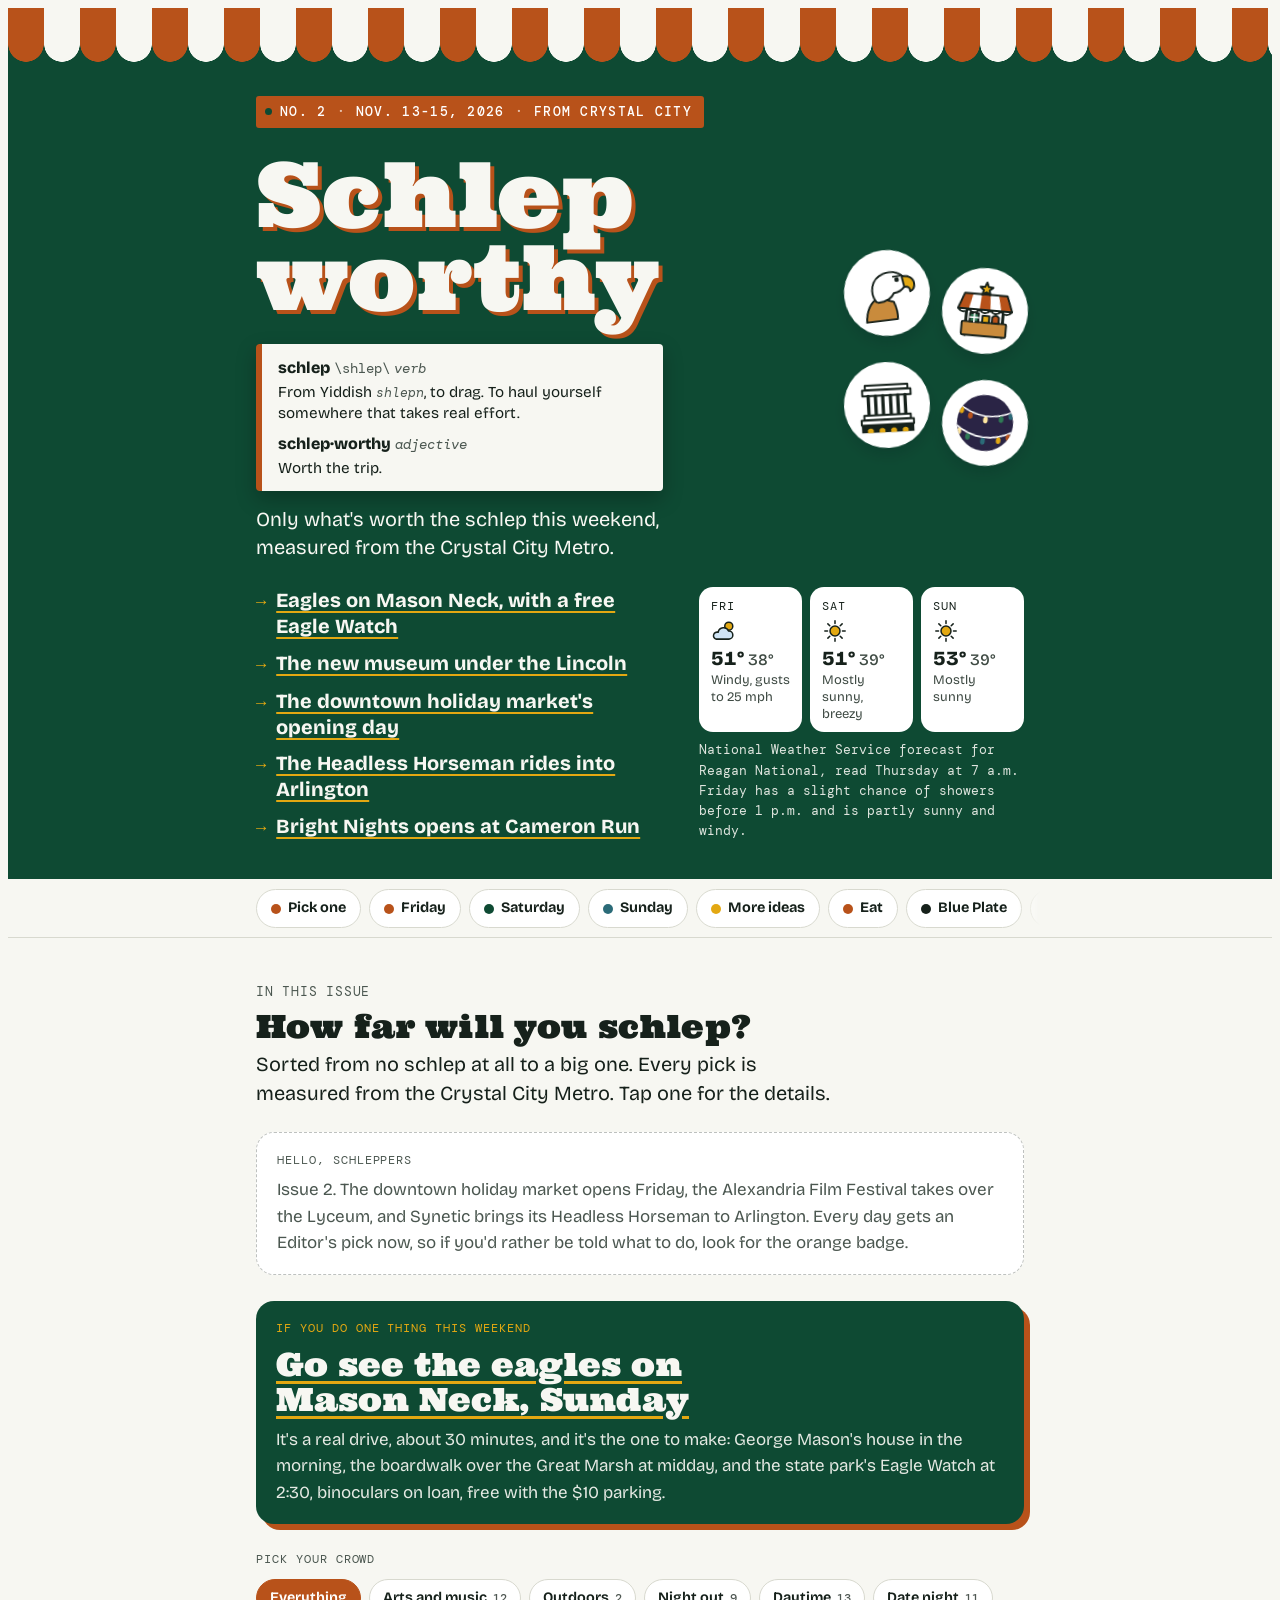
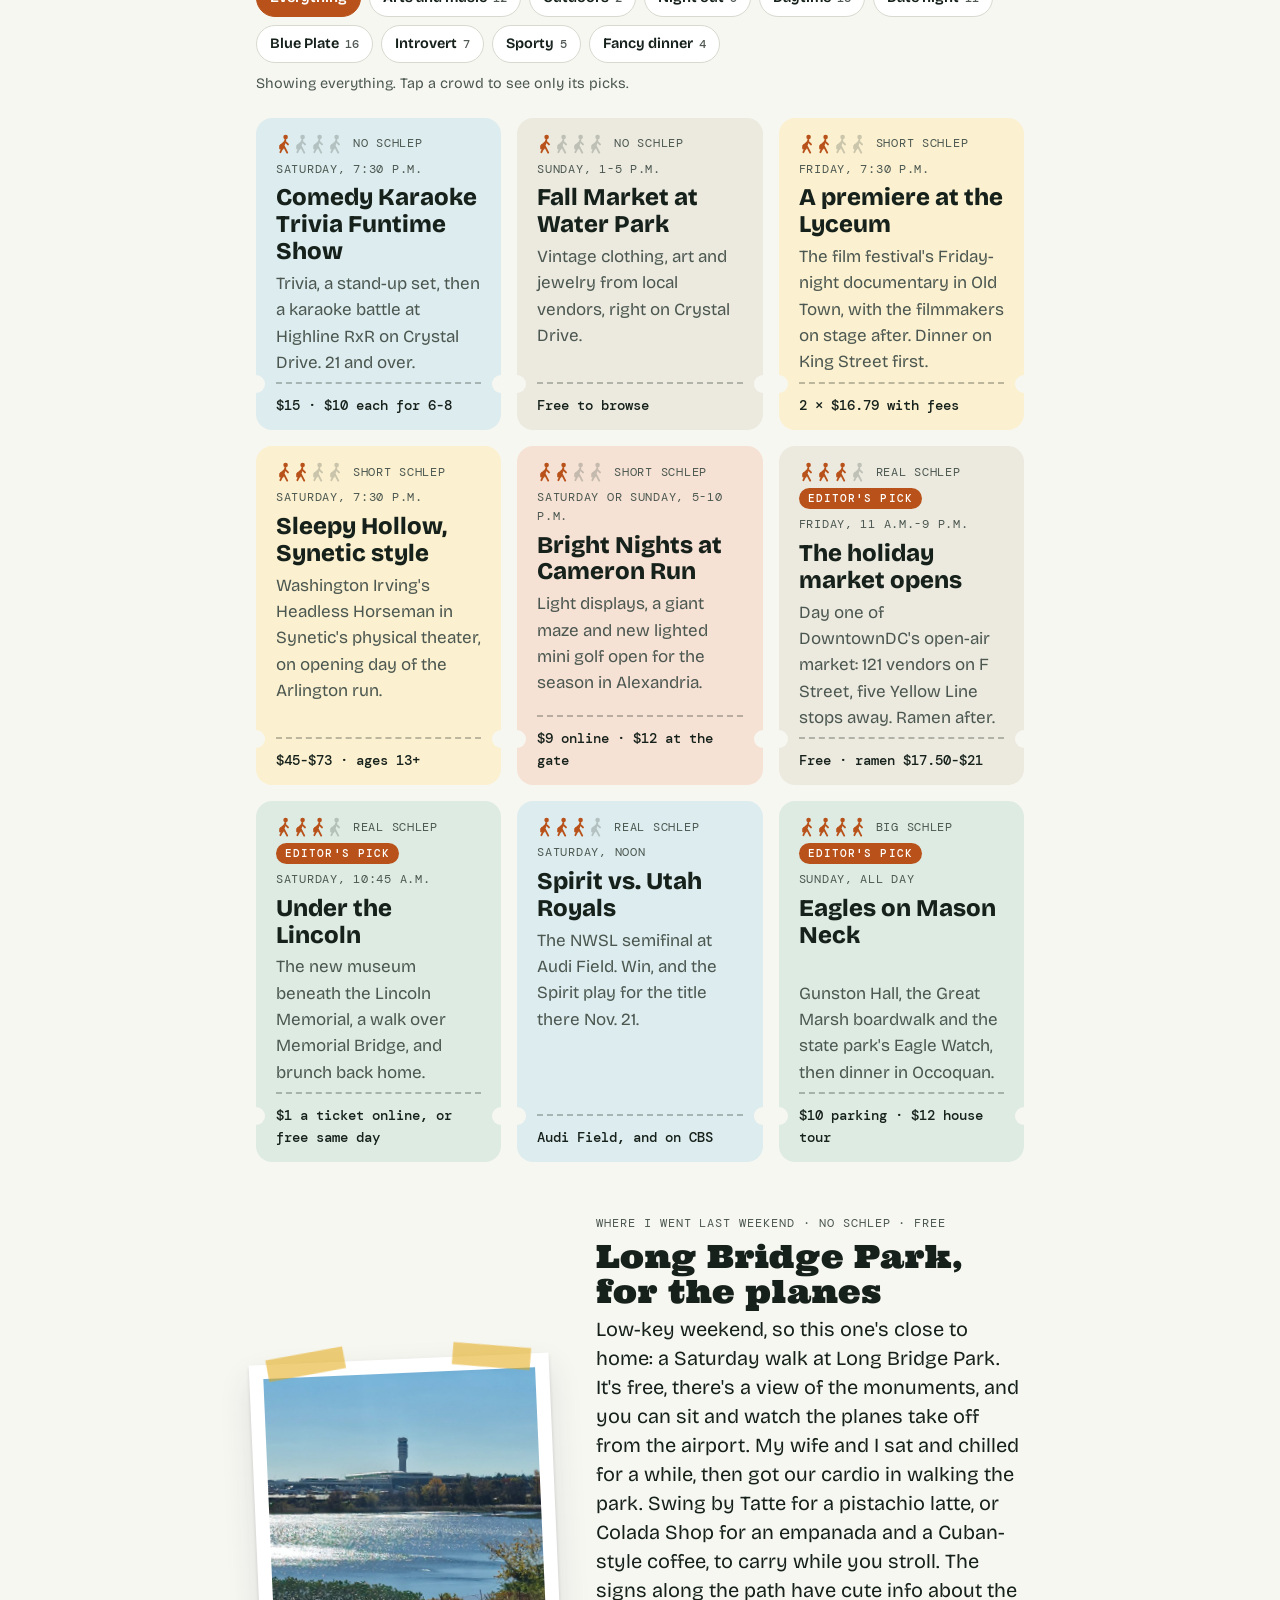
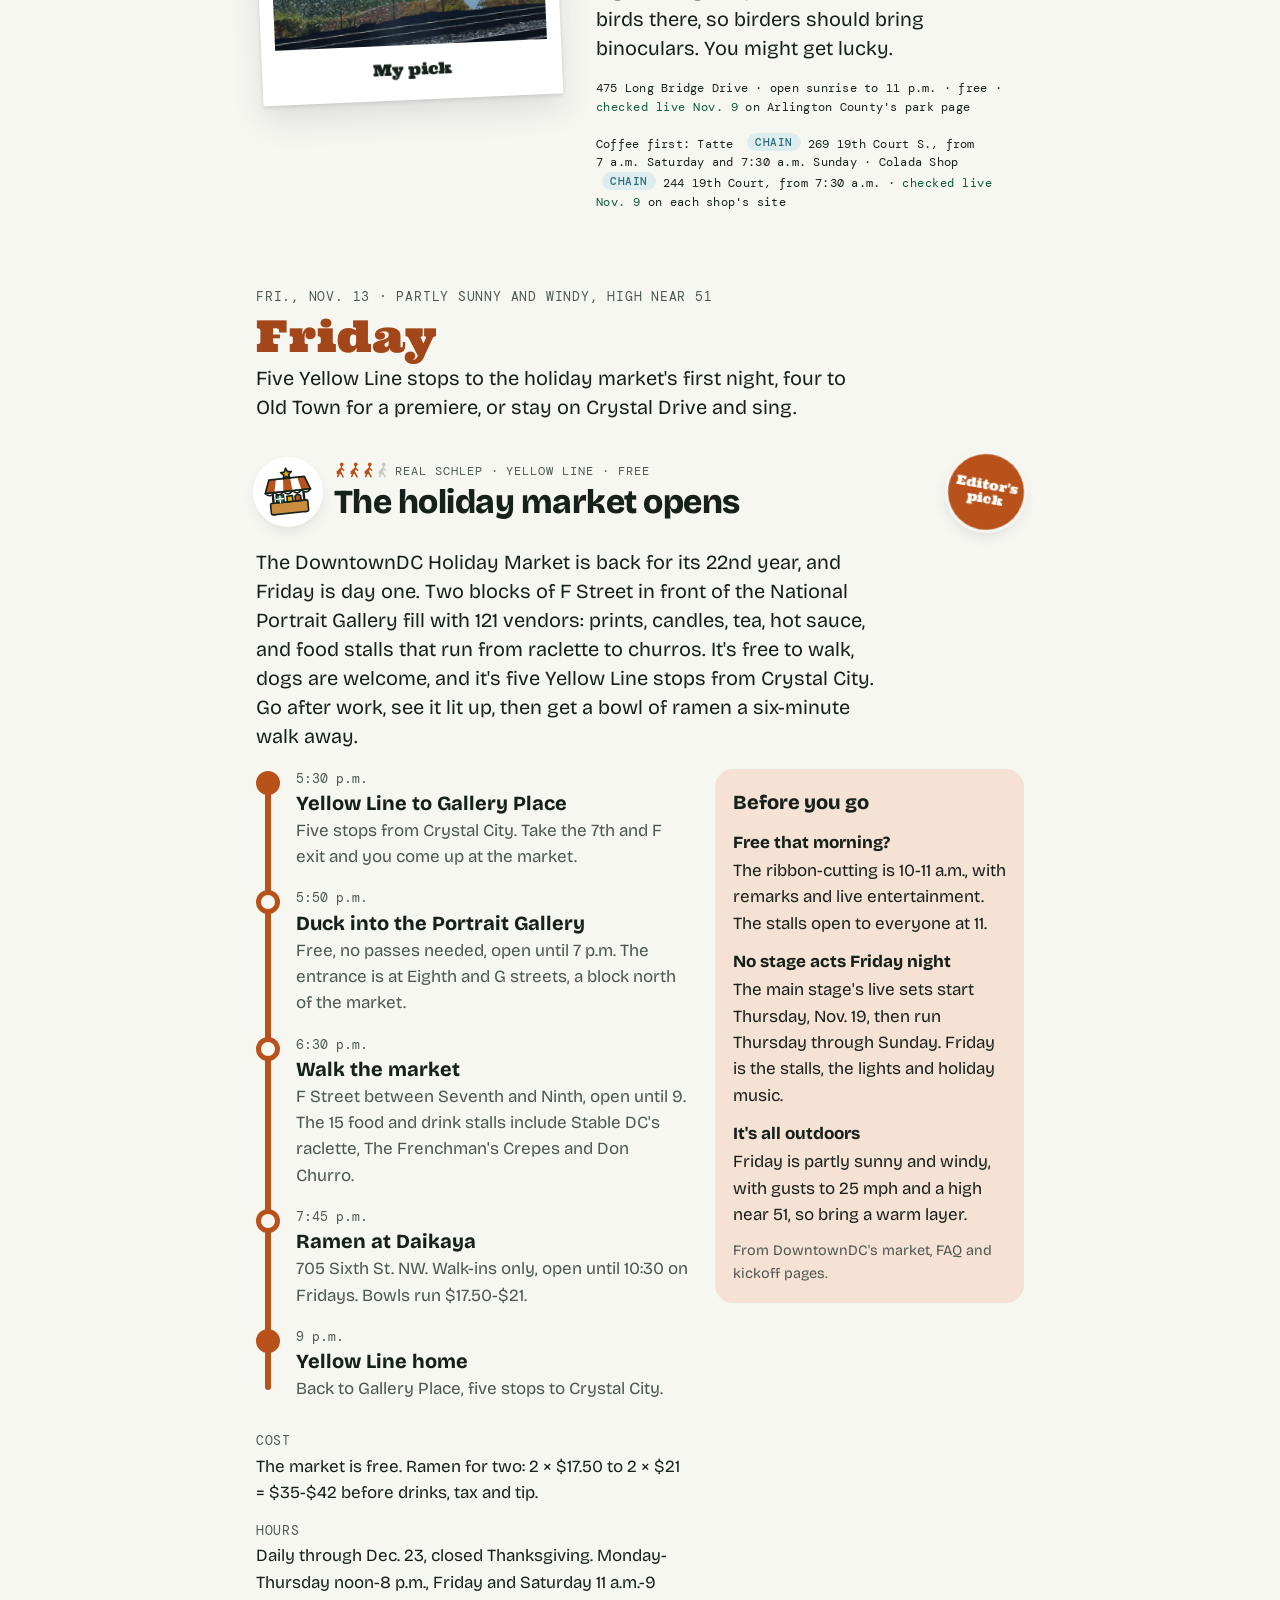
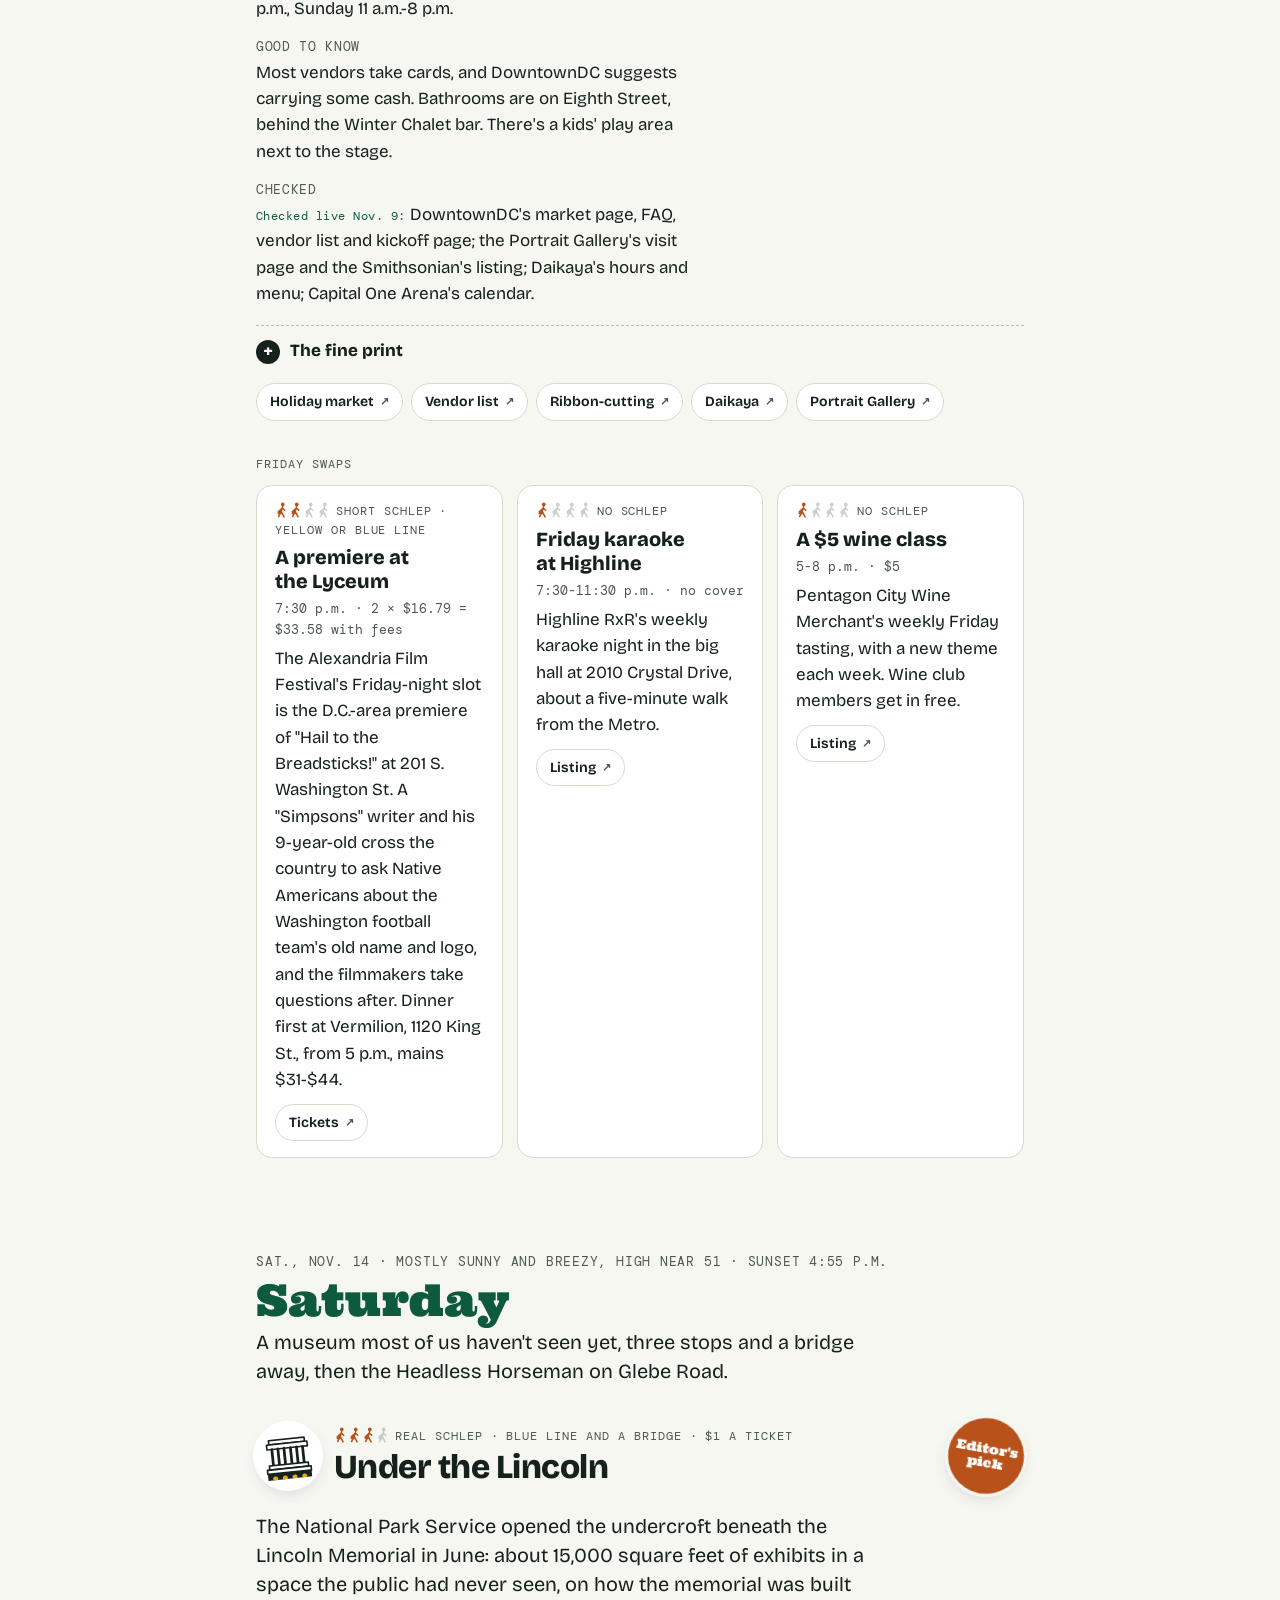
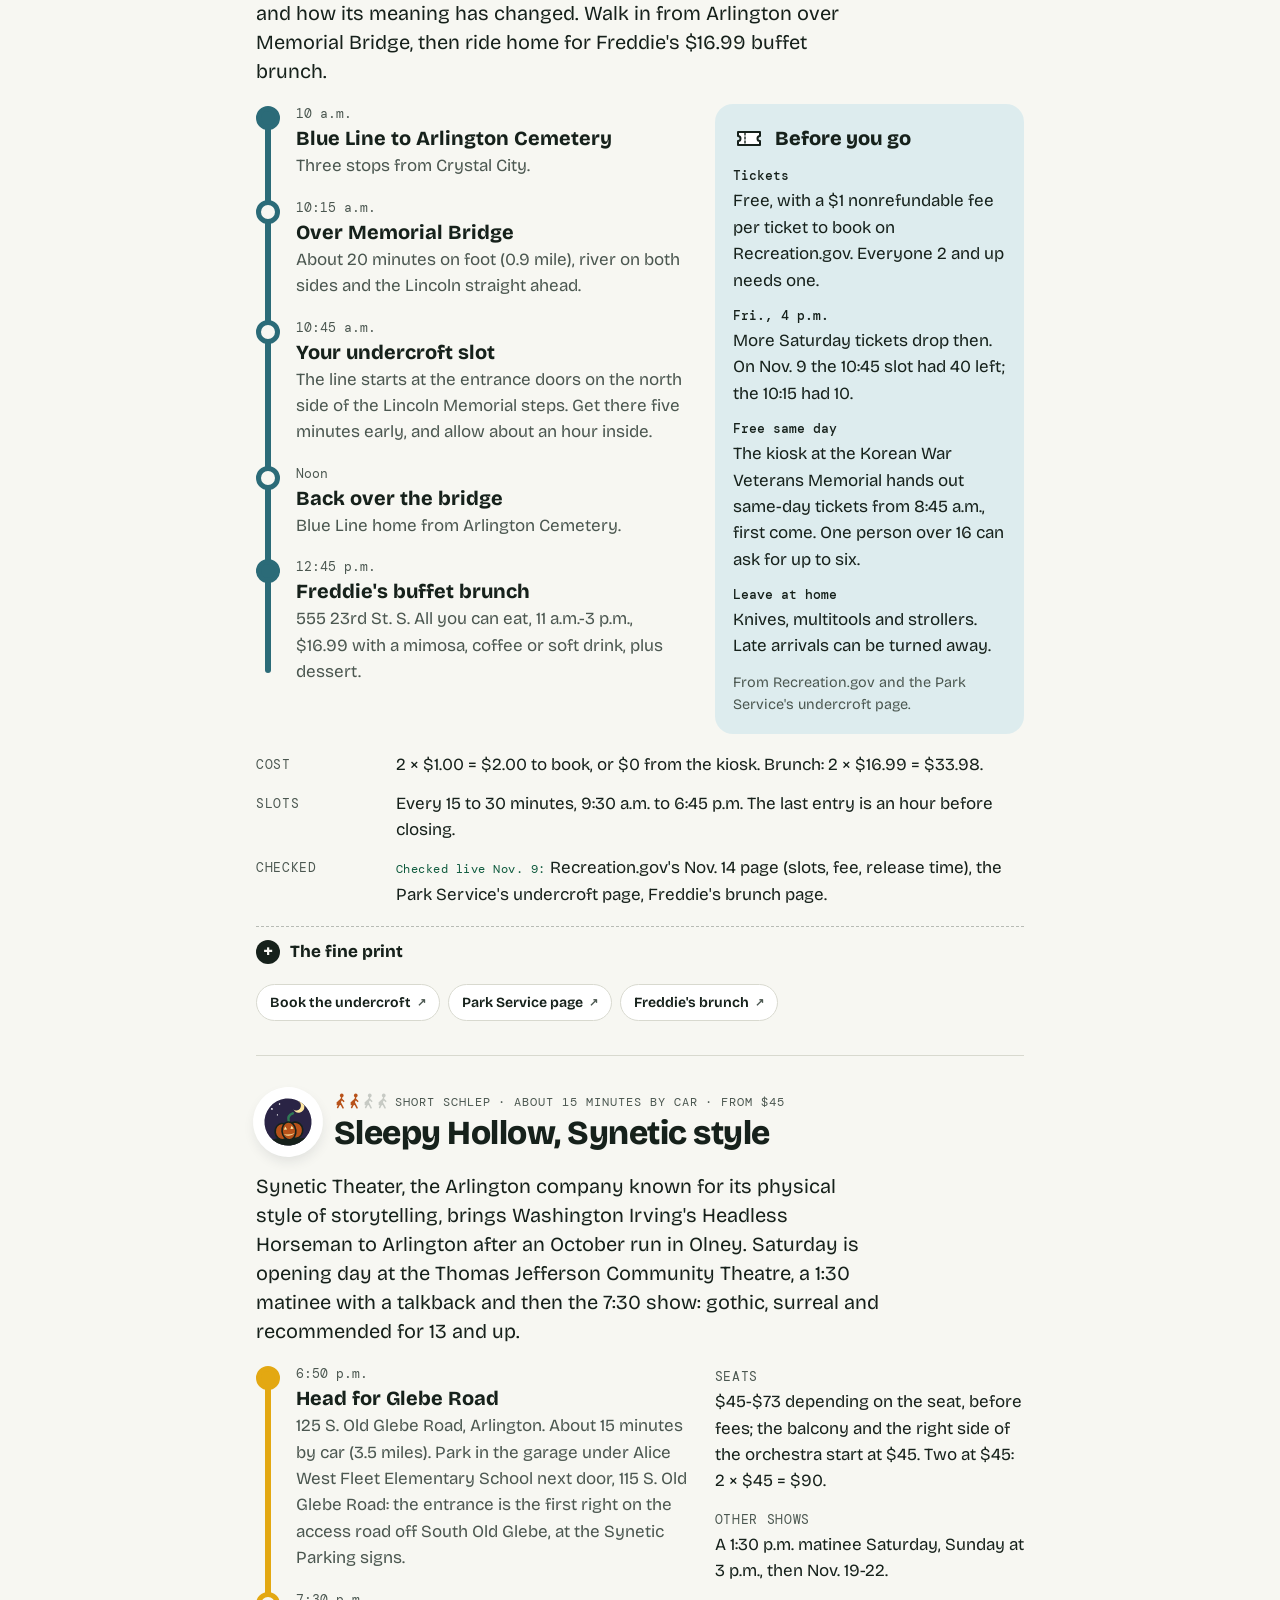
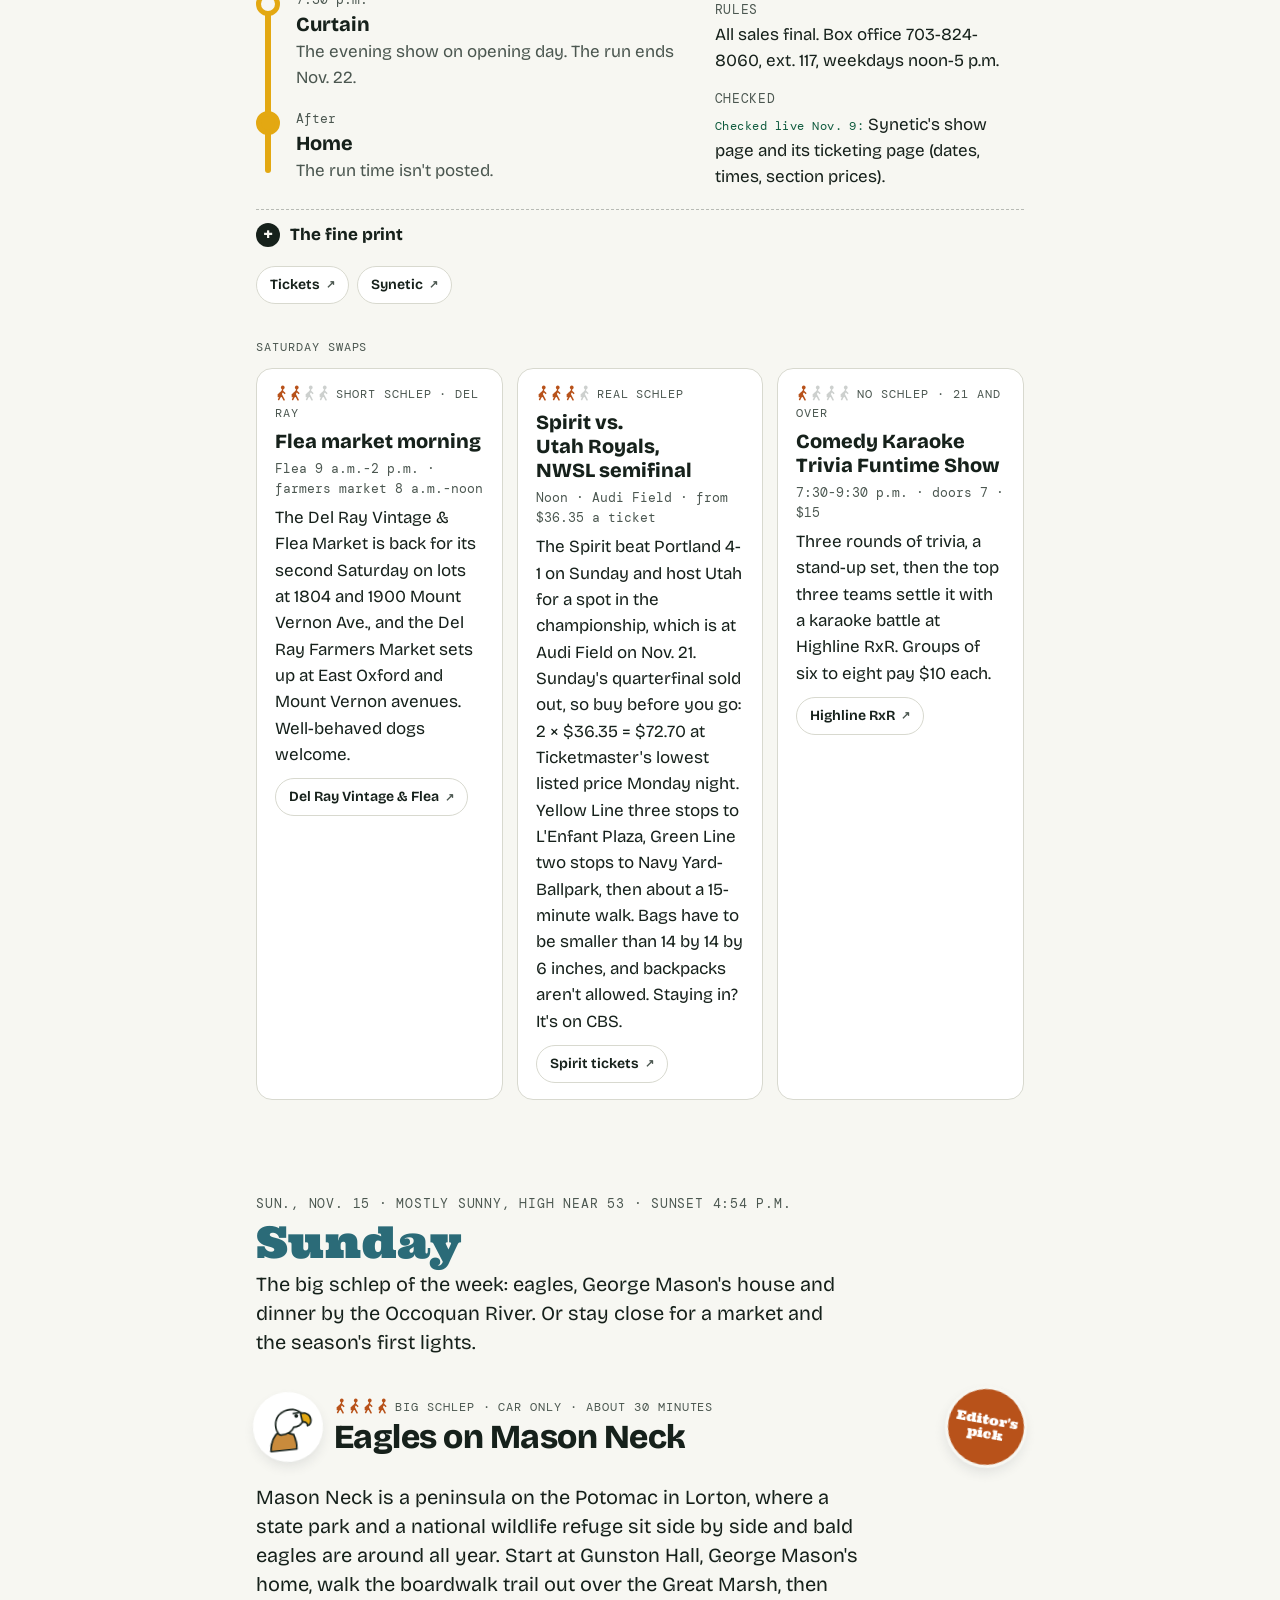
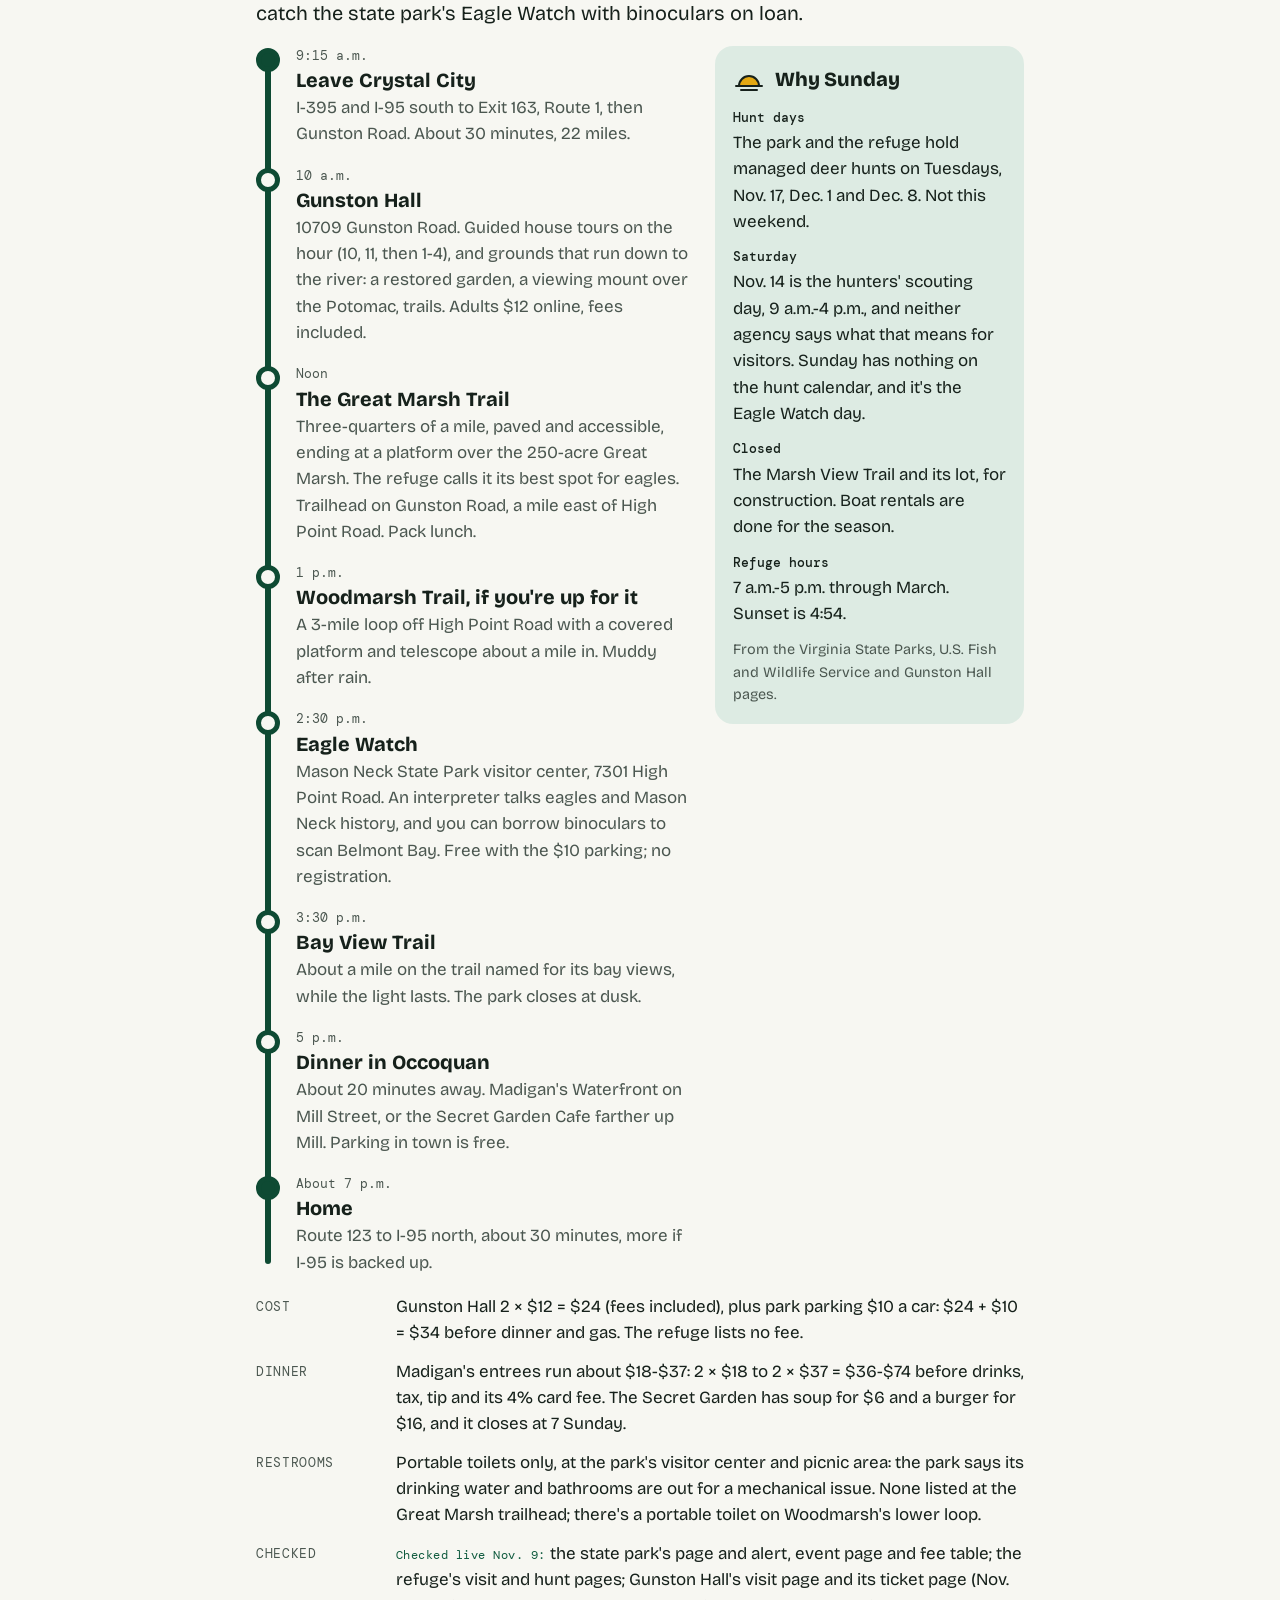
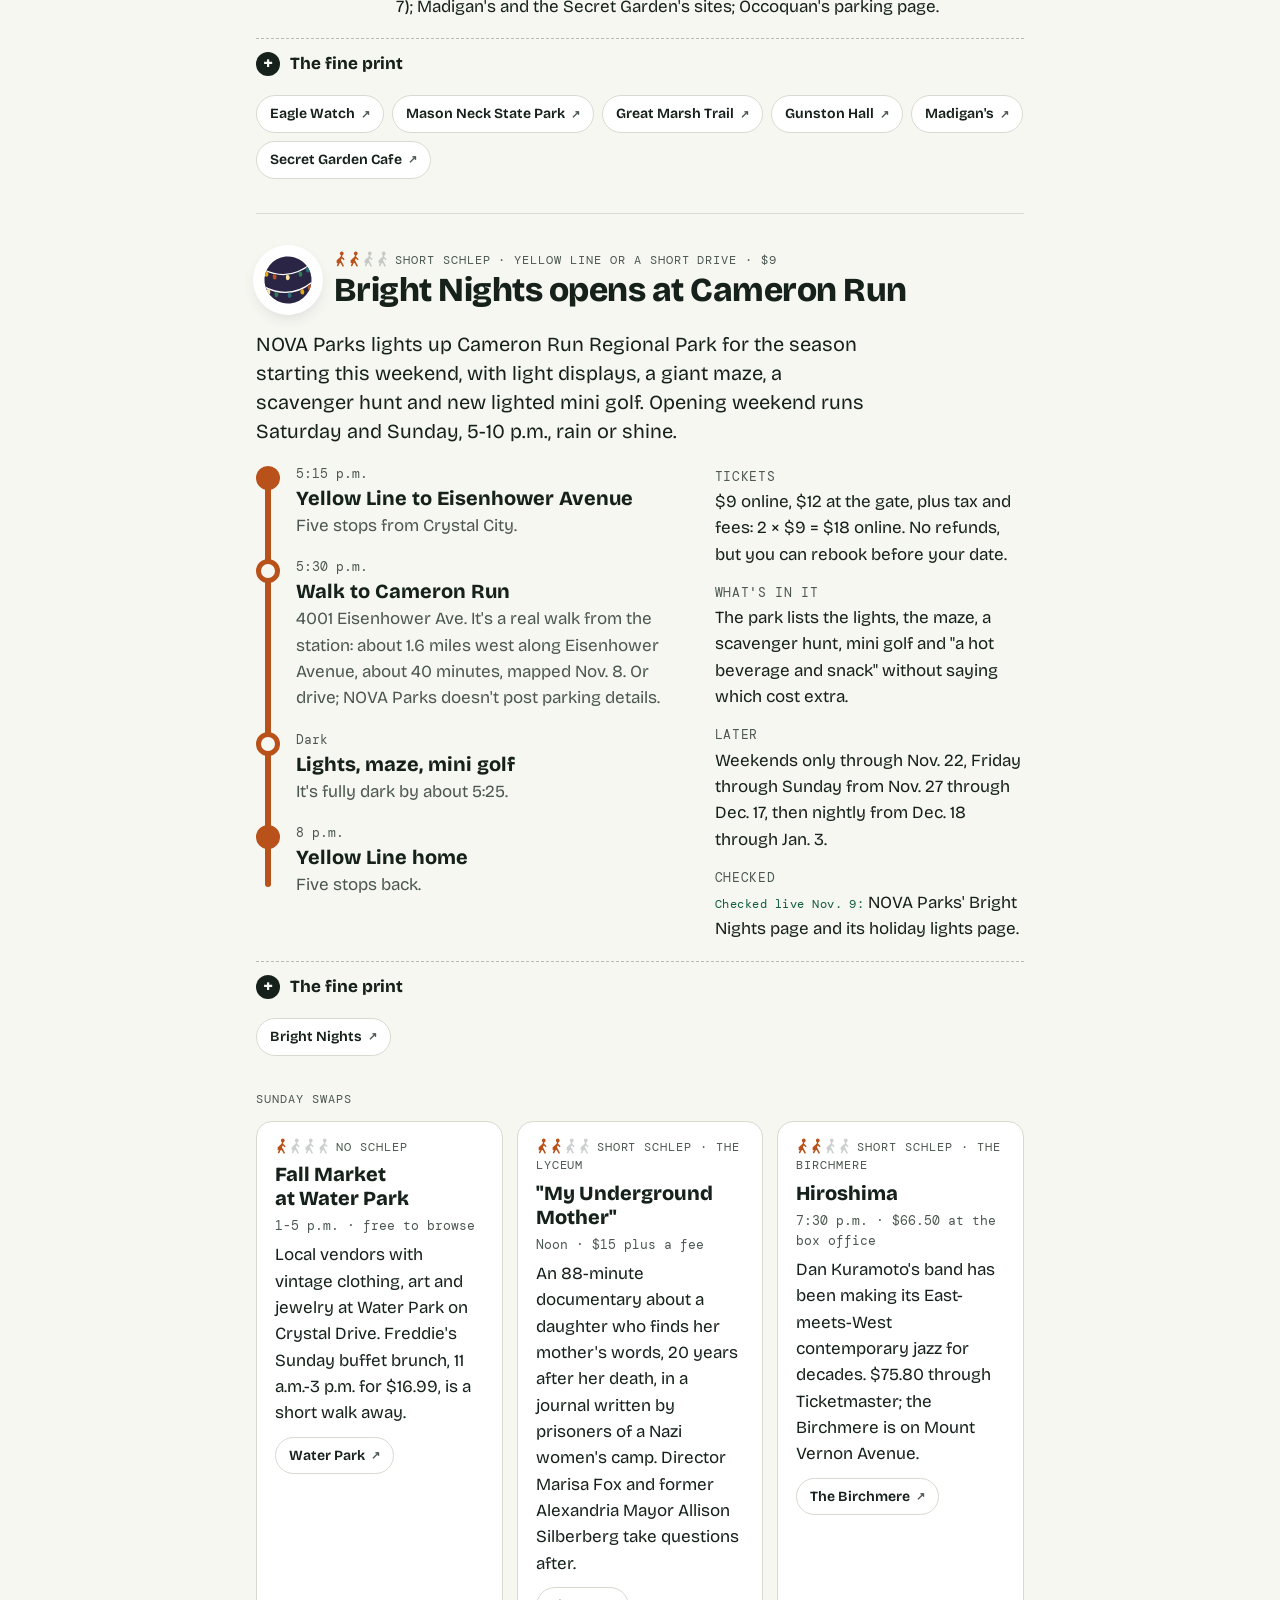
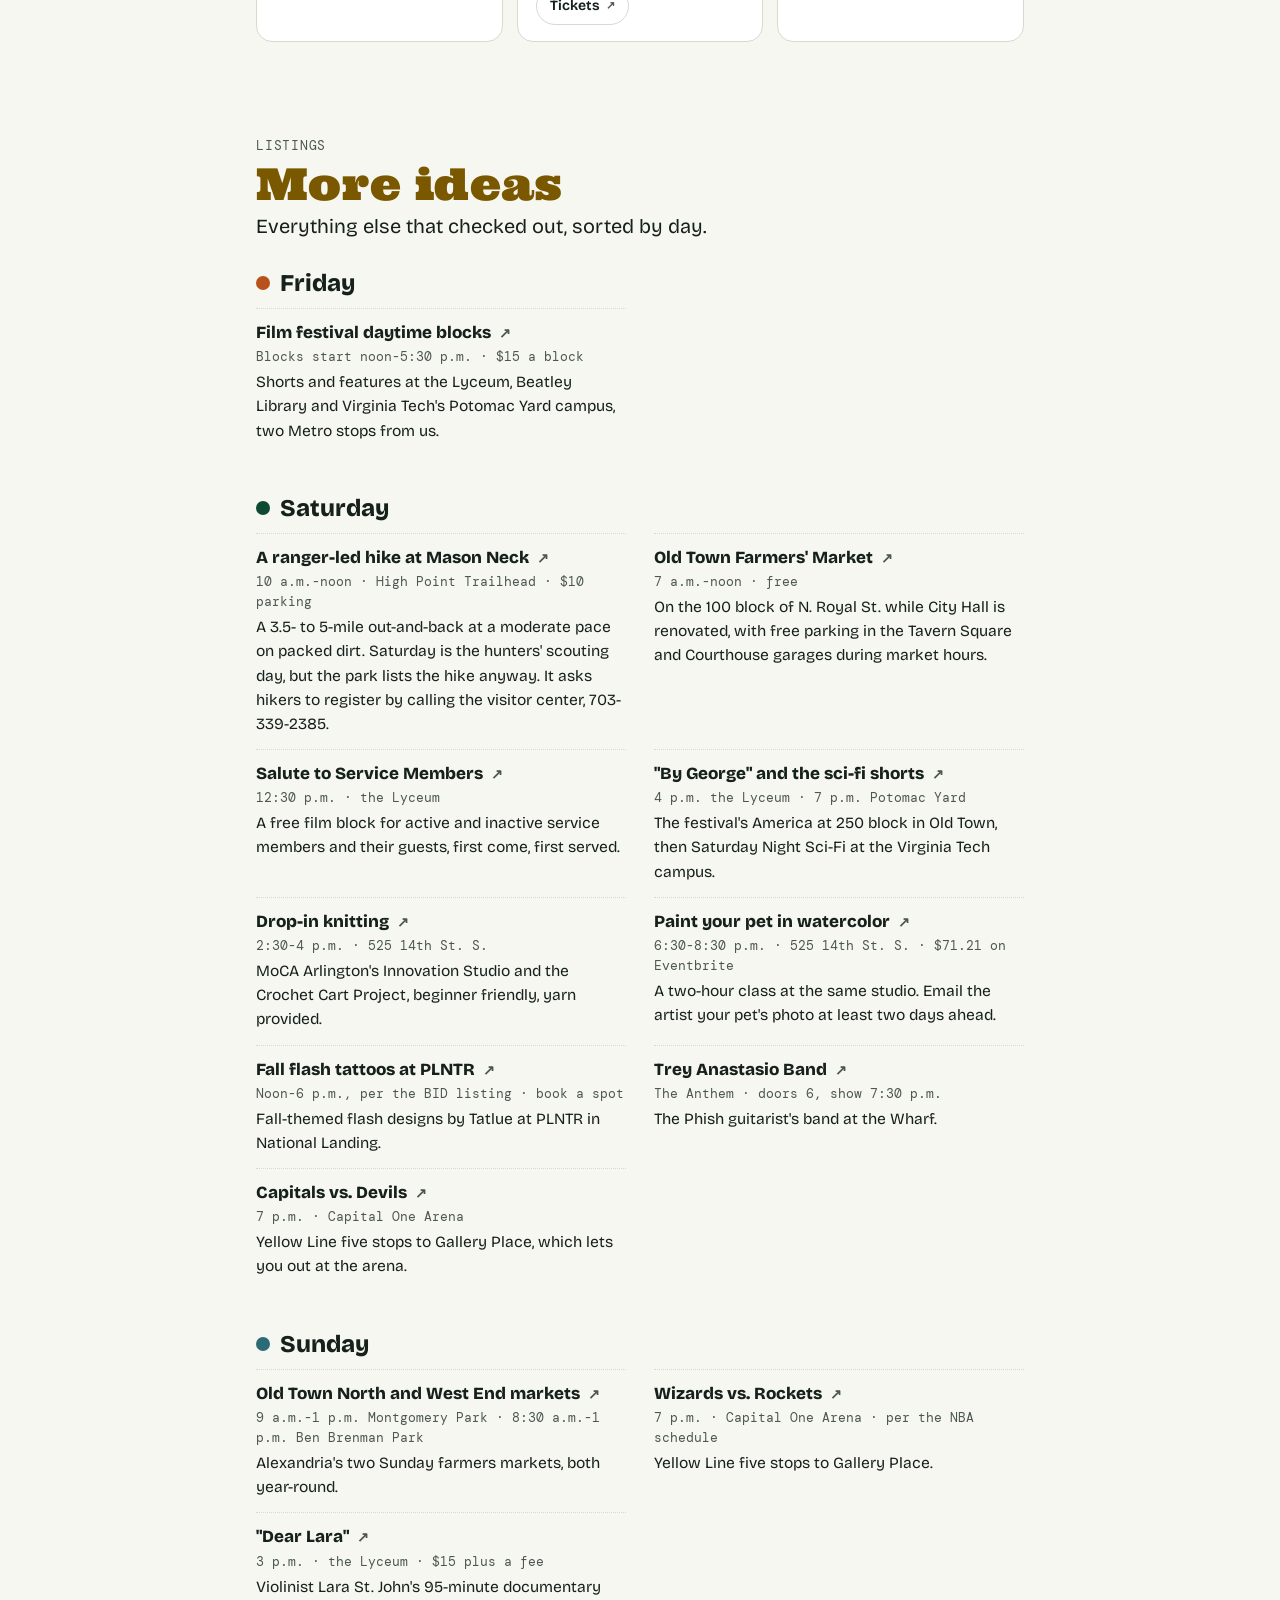
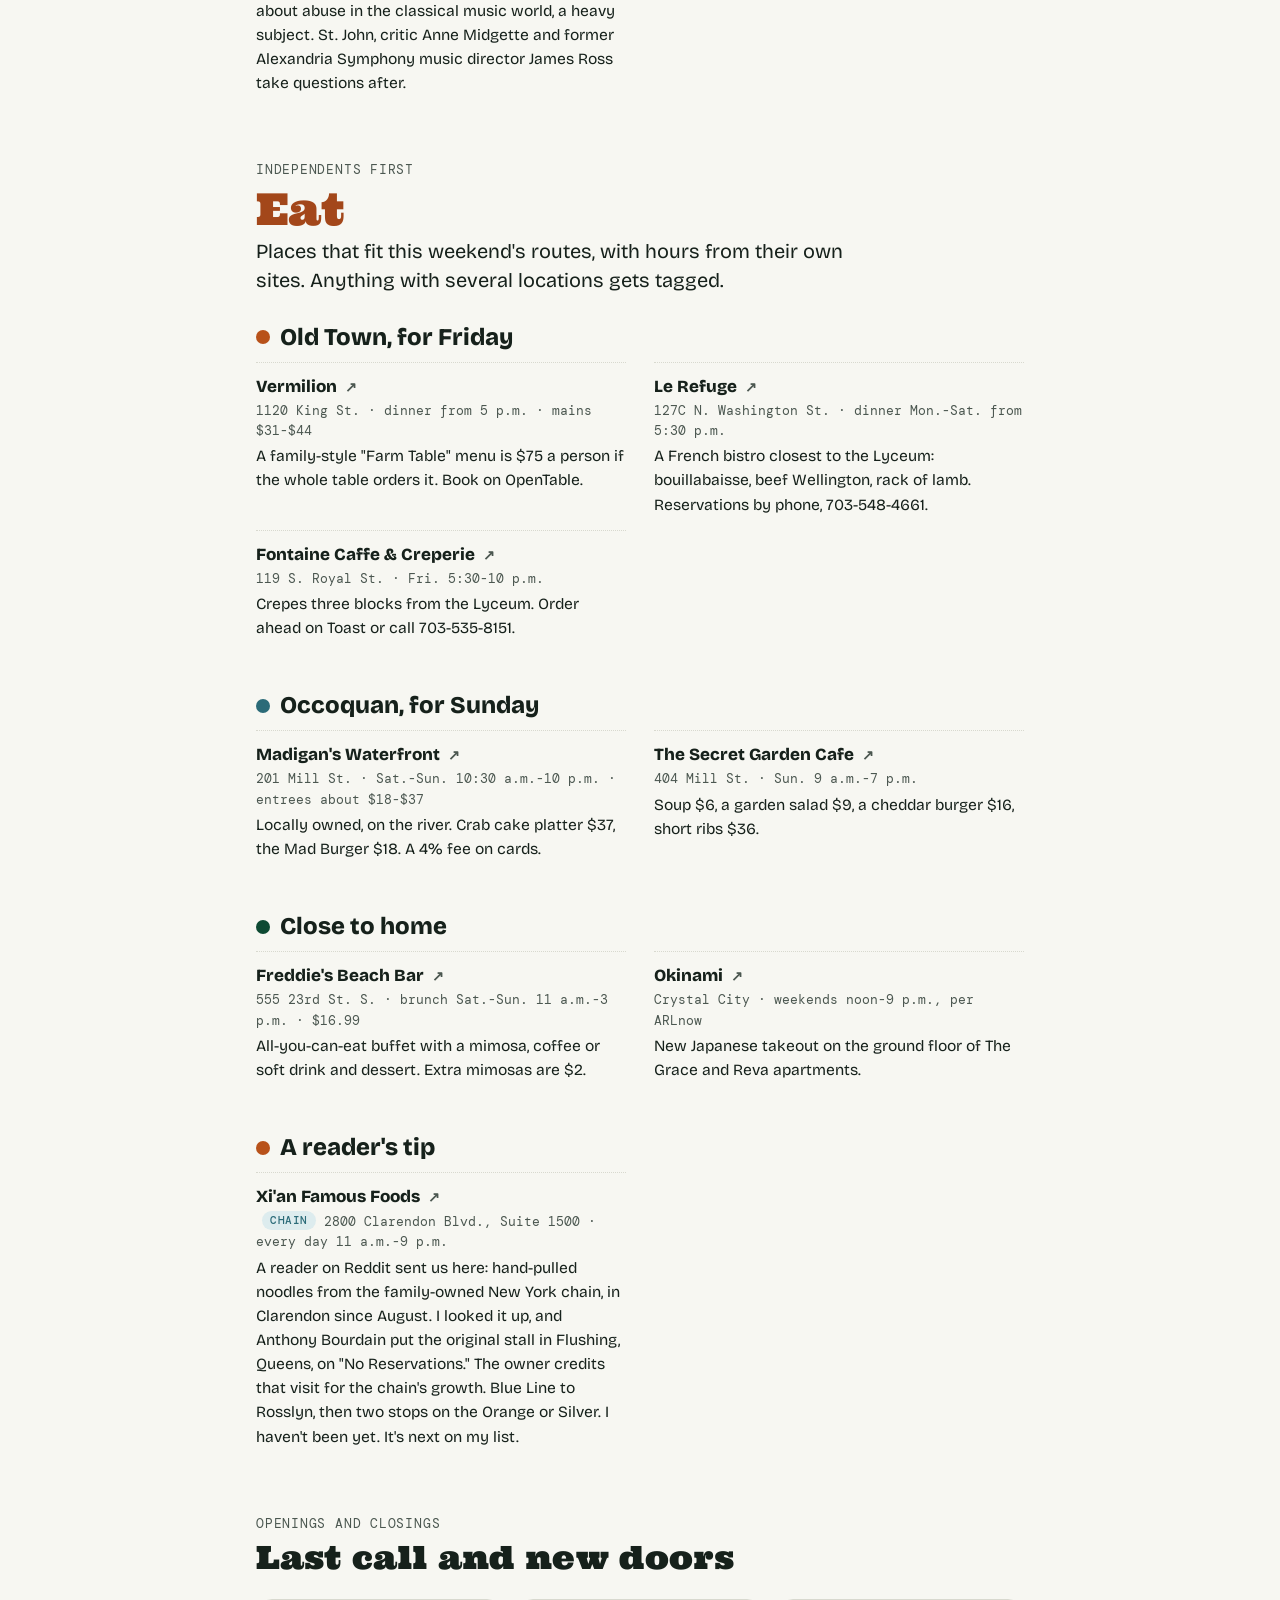
<file: no-2/index.html>
<!DOCTYPE html>
<html lang="en">
<head>
<meta charset="utf-8">
<meta name="viewport" content="width=device-width,initial-scale=1,viewport-fit=cover">
<title>Things to do near Crystal City this weekend, Nov. 13-15 | Schlepworthy No. 2</title>
<meta name="description" content="Eagles on Mason Neck, the museum under the Lincoln, the downtown holiday market's opening day, Synetic's Sleepy Hollow and Bright Nights, measured from the Crystal City Metro.">
<link rel="canonical" href="https://schlepworthy.com/no-2/">
<meta property="og:type" content="article">
<meta property="og:site_name" content="Schlepworthy">
<meta property="og:title" content="Things to do near Crystal City this weekend, Nov. 13-15 | Schlepworthy No. 2">
<meta property="og:description" content="Eagles on Mason Neck, the museum under the Lincoln, the downtown holiday market's opening day, Synetic's Sleepy Hollow and Bright Nights, measured from the Crystal City Metro.">
<meta property="og:url" content="https://schlepworthy.com/no-2/">
<meta property="og:image" content="https://schlepworthy.com/no-2/og.png">
<meta name="twitter:card" content="summary_large_image">
<meta name="claude:viewport-fit-sides" content="cover">
<link rel="preconnect" href="https://fonts.googleapis.com">
<link rel="preconnect" href="https://fonts.gstatic.com" crossorigin>
<link rel="stylesheet" href="https://fonts.googleapis.com/css2?family=Ultra&family=Bricolage+Grotesque:opsz,wght@12..96,300..800&family=DM+Mono:ital,wght@0,400;0,500;1,400&display=swap">
<style>
/* Base: the Weekend Edition chassis (tickets, routes, callouts, listings, checklist). skin.css overrides type, color and the cover for Schlepworthy. */
:root {
  --paper: #F5F6F2;
  --card: #FFFFFF;
  --ink: #1C2333;
  --ink-soft: #4B5466;
  --rule: #D9DCD3;
  --perf: rgba(28, 35, 51, 0.28);
  --gold: #F2B705;
  --gold-text: #8A6200;
  --blue: #1F6FB2;
  --red: #C8102E;
  --orange: #E8692C;
  --orange-text: #B4481A;
  --green: #3F7D4E;
  --purple: #5B3A99;
  --purple-text: #5B3A99;
  --tint-gold: #FFF2C4;
  --tint-blue: #E0ECF7;
  --tint-red: #FBE2E6;
  --tint-green: #E1EEE2;
  --tint-orange: #FDE5D8;
  --tint-purple: #ECE4F7;
  --on-color: #FFFFFF;
  --shadow: rgba(28, 35, 51, 0.12);
  --cover: #EE7A2E;
  --cover-ink: #1C2333;
  /* Sticker art always sits on white, so these stay fixed in both themes. */
  --st-paper: #FFFFFF;
  --st-ink: #1C2333;
  --st-ink-2: #3A4357;
  --st-gold: #F2B705;
  --st-glow: #FFE7A0;
  --st-orange: #E8692C;
  --st-red: #C8102E;
  --st-blue: #1F6FB2;
  --st-green: #3F7D4E;
  --st-sky: #CFE4F5;
  --st-wood: #C98B3C;
  --st-night: #2A2445;
  --st-purple: #5B3A99;
  --st-shadow: rgba(10, 14, 24, 0.22);

  --font-display: "Shrikhand", "Cooper Black", "Georgia", serif;
  --font-body: "Bricolage Grotesque", "Avenir Next", "Segoe UI", system-ui, sans-serif;
  --font-mono: "DM Mono", ui-monospace, "SFMono-Regular", Menlo, Consolas, monospace;

  --step--1: 0.8125rem;
  --step-0: 1.0625rem;
  --step-1: 1.25rem;
  --step-2: 1.5rem;
  --step-3: 2rem;
  --step-4: 2.75rem;
}
@media (prefers-color-scheme: dark) {
  :root:not([data-theme="light"]) {
    --paper: #12151D;
    --card: #1B202B;
    --ink: #EEF0F4;
    --ink-soft: #A9B0BE;
    --rule: #2C3343;
    --perf: rgba(238, 240, 244, 0.28);
    --gold: #F2C230;
    --gold-text: #F2C94C;
    --blue: #6AAEE8;
    --red: #F26B80;
    --orange: #FF8F57;
    --orange-text: #FF9B66;
    --green: #7CC08D;
    --purple: #B79BF0;
    --purple-text: #C2A9F5;
    --tint-gold: #2E2812;
    --tint-blue: #142536;
    --tint-red: #34181E;
    --tint-green: #16291B;
    --tint-orange: #36211A;
    --tint-purple: #241B36;
    --on-color: #12151D;
    --shadow: rgba(0, 0, 0, 0.38);
    --cover: #E0702A;
    color-scheme: dark;
  }
}
:root[data-theme="dark"] {
  --paper: #12151D;
  --card: #1B202B;
  --ink: #EEF0F4;
  --ink-soft: #A9B0BE;
  --rule: #2C3343;
  --perf: rgba(238, 240, 244, 0.28);
  --gold: #F2C230;
  --gold-text: #F2C94C;
  --blue: #6AAEE8;
  --red: #F26B80;
  --orange: #FF8F57;
  --orange-text: #FF9B66;
  --green: #7CC08D;
  --purple: #B79BF0;
  --purple-text: #C2A9F5;
  --tint-gold: #2E2812;
  --tint-blue: #142536;
  --tint-red: #34181E;
  --tint-green: #16291B;
  --tint-orange: #36211A;
  --tint-purple: #241B36;
  --on-color: #12151D;
  --shadow: rgba(0, 0, 0, 0.38);
  --cover: #E0702A;
  color-scheme: dark;
}

*, *::before, *::after { box-sizing: border-box; }
html { scroll-behavior: smooth; scroll-padding-top: 64px; }
body {
  background: var(--paper);
  color: var(--ink);
  font-family: var(--font-body);
  font-size: var(--step-0);
  line-height: 1.55;
  font-optical-sizing: auto;
  -webkit-font-smoothing: antialiased;
}
body::before {
  content: "";
  position: fixed;
  inset: 0 0 auto;
  height: env(safe-area-inset-top, 0px);
  z-index: 10;
  background: var(--paper);
}
a { color: inherit; }
:focus-visible { outline: 3px solid var(--blue); outline-offset: 3px; border-radius: 6px; }
h1, h2, h3, h4 { margin: 0; text-wrap: balance; }
p { margin: 0; }
ul, ol, dl { margin: 0; }

.wrap {
  width: 100%;
  max-width: 800px;
  margin-inline: auto;
  padding-left: max(16px, env(safe-area-inset-left, 0px));
  padding-right: max(16px, env(safe-area-inset-right, 0px));
}

/* SVG art */
.st-paper { fill: var(--st-paper); }
.st-ink { fill: var(--st-ink); }
.st-ink-2 { fill: var(--st-ink-2); }
.st-gold { fill: var(--st-gold); }
.st-glow { fill: var(--st-glow); }
.st-orange { fill: var(--st-orange); }
.st-red { fill: var(--st-red); }
.st-blue { fill: var(--st-blue); }
.st-green { fill: var(--st-green); }
.st-sky { fill: var(--st-sky); }
.st-wood { fill: var(--st-wood); }
.st-night { fill: var(--st-night); }
.st-purple { fill: var(--st-purple); }
.sk { fill: none; stroke: var(--st-ink); stroke-linecap: round; stroke-linejoin: round; }
.sk-paper { fill: none; stroke: var(--st-paper); stroke-linecap: round; stroke-linejoin: round; }
.sk-orange { fill: none; stroke: var(--st-orange); stroke-linecap: round; }
.sk-red { fill: none; stroke: var(--st-red); stroke-linecap: round; stroke-linejoin: round; }
.sk-green { fill: none; stroke: var(--st-green); stroke-linecap: round; stroke-linejoin: round; }
.sk-wood { fill: none; stroke: var(--st-wood); stroke-linecap: round; stroke-linejoin: round; }
.ol { fill: none; stroke: var(--st-ink); stroke-width: 2; stroke-linejoin: round; }
.edge { stroke: var(--st-ink); stroke-width: 2; stroke-linejoin: round; }
.svg-text { font-family: var(--font-mono); font-weight: 500; fill: var(--st-ink); }

/* Cover */
.cover { background: var(--cover); color: var(--cover-ink); }
.cover__inner { padding-block: 26px 30px; display: grid; gap: 22px; }
.eyebrow {
  font-family: var(--font-mono);
  font-size: var(--step--1);
  letter-spacing: 0.06em;
  text-transform: uppercase;
}
.masthead {
  font-family: var(--font-display);
  font-weight: 400;
  font-size: clamp(3rem, 14vw, 6.5rem);
  line-height: 0.95;
}
.masthead span { display: block; }
.cover__tags { display: flex; flex-wrap: wrap; align-items: center; gap: 10px 12px; margin-top: 14px; }
.stamp {
  display: inline-block;
  padding: 4px 11px;
  border: 2.5px solid var(--st-purple);
  border-radius: 6px;
  background: var(--st-paper);
  color: var(--st-purple);
  font-family: var(--font-mono);
  font-weight: 500;
  font-size: var(--step--1);
  letter-spacing: 0.14em;
  text-transform: uppercase;
  transform: rotate(-6deg);
}
.kicker-pt {
  display: inline-block;
  padding: 4px 12px;
  border-radius: 999px;
  background: var(--st-paper);
  color: var(--st-ink);
  font-weight: 700;
  font-size: var(--step--1);
  letter-spacing: 0.14em;
  text-transform: uppercase;
  transform: rotate(2deg);
}
.cover__stickers { display: flex; flex-wrap: wrap; gap: 14px; }
.sticker {
  width: 78px;
  height: 78px;
  border-radius: 50%;
  background: var(--st-paper);
  display: grid;
  place-items: center;
  box-shadow: 0 0 0 4px var(--st-paper), 0 8px 18px var(--st-shadow);
  transform: rotate(var(--tilt, 0deg));
  animation: settle 700ms cubic-bezier(0.2, 0.9, 0.3, 1.3) both;
  animation-delay: var(--delay, 0ms);
}
.sticker svg { width: 62px; height: 62px; }
@keyframes settle {
  from { transform: rotate(calc(var(--tilt, 0deg) - 14deg)) scale(0.88); }
  to { transform: rotate(var(--tilt, 0deg)) scale(1); }
}
.coverlines { list-style: none; padding: 0; display: grid; gap: 10px; max-width: 36ch; }
.coverlines li { display: flex; gap: 10px; align-items: baseline; }
.coverlines li::before { content: "→"; font-family: var(--font-mono); font-weight: 500; }
.coverlines a {
  font-weight: 750;
  font-size: var(--step-1);
  line-height: 1.3;
  text-decoration: underline;
  text-decoration-thickness: 2px;
  text-underline-offset: 4px;
}
.forecast { display: grid; grid-template-columns: repeat(3, minmax(0, 1fr)); gap: 8px; }
.wx {
  background: var(--st-paper);
  color: var(--st-ink);
  border-radius: 14px;
  padding: 10px 12px;
  display: grid;
  gap: 2px;
  justify-items: start;
  align-content: start;
}
.wx svg { width: 26px; height: 26px; }
.wx__day { font-family: var(--font-mono); font-size: 0.75rem; letter-spacing: 0.08em; text-transform: uppercase; }
.wx__temps { font-weight: 800; font-size: var(--step-1); line-height: 1.2; font-variant-numeric: tabular-nums; }
.wx__temps small { font-weight: 500; font-size: 0.8em; color: var(--st-ink-2); }
.wx__note { font-size: 0.8125rem; line-height: 1.3; color: var(--st-ink-2); }
.forecast__note { grid-column: 1 / -1; font-family: var(--font-mono); font-size: var(--step--1); }

@media (min-width: 720px) {
  .cover__inner {
    grid-template-columns: minmax(0, 1.25fr) minmax(0, 1fr);
    grid-template-areas: "eyebrow eyebrow" "title stickers" "lines forecast";
    column-gap: 36px;
    row-gap: 26px;
    padding-block: 34px 38px;
  }
  .eyebrow { grid-area: eyebrow; }
  .cover__title { grid-area: title; }
  .cover__stickers {
    grid-area: stickers;
    align-self: center;
    justify-self: end;
    display: grid;
    grid-template-columns: repeat(2, 78px);
    gap: 16px 20px;
  }
  .cover__stickers .sticker:nth-child(even) { margin-top: 18px; }
  .coverlines { grid-area: lines; }
  .forecast { grid-area: forecast; align-self: end; }
}

/* Contents bar */
.toc {
  position: sticky;
  top: env(safe-area-inset-top, 0px);
  z-index: 5;
  background: var(--paper);
  border-bottom: 1px solid var(--rule);
}
.toc__list {
  list-style: none;
  padding: 10px 0;
  display: flex;
  gap: 8px;
  overflow-x: auto;
  scrollbar-width: none;
}
.toc__list::-webkit-scrollbar { display: none; }
.toc a {
  display: inline-flex;
  align-items: center;
  gap: 7px;
  padding: 7px 14px;
  border-radius: 999px;
  border: 1.5px solid var(--rule);
  background: var(--card);
  font-weight: 700;
  font-size: 0.9rem;
  text-decoration: none;
  white-space: nowrap;
  transition: border-color 140ms ease;
}
.toc a:hover { border-color: var(--ink); }
.dot { display: inline-block; width: 10px; height: 10px; border-radius: 50%; background: var(--c, var(--ink)); flex: none; }

/* Sections */
.section { padding-block: 44px 8px; }
.section-head { display: grid; gap: 6px; margin-bottom: 24px; }
.kicker {
  font-family: var(--font-mono);
  font-size: var(--step--1);
  letter-spacing: 0.06em;
  text-transform: uppercase;
  color: var(--ink-soft);
}
.section-title { font-weight: 800; font-size: var(--step-3); line-height: 1.1; letter-spacing: -0.01em; }
.day-title {
  font-family: var(--font-display);
  font-weight: 400;
  font-size: var(--step-4);
  line-height: 1;
  color: var(--c, var(--ink));
}
.title-row { display: flex; align-items: center; flex-wrap: wrap; gap: 6px 14px; }
.pt-day {
  display: inline-block;
  padding: 3px 12px;
  border-radius: 999px;
  border: 1.5px solid var(--rule);
  background: var(--card);
  color: var(--ink-soft);
  font-weight: 700;
  font-size: var(--step--1);
  letter-spacing: 0.06em;
  transform: rotate(-3deg);
}
.dek { font-size: var(--step-1); line-height: 1.45; max-width: 46ch; }
.label {
  font-family: var(--font-mono);
  font-size: 0.75rem;
  letter-spacing: 0.08em;
  text-transform: uppercase;
  color: var(--ink-soft);
}

/* Editor's note */
.ednote {
  display: grid;
  gap: 8px;
  padding: 18px 20px;
  border-radius: 18px;
  border: 1.5px dashed var(--perf);
  background: var(--card);
  margin-bottom: 26px;
}
.ednote p:last-child { color: var(--ink-soft); }

/* Energy-sorted tickets */
.glance { display: grid; gap: 16px; grid-template-columns: repeat(auto-fit, minmax(min(100%, 230px), 1fr)); }
.ticket {
  position: relative;
  display: grid;
  gap: 6px;
  align-content: start;
  grid-template-rows: auto auto auto 1fr auto;
  padding: 16px 20px 14px;
  border-radius: 16px;
  background: var(--t, var(--tint-gold));
  color: var(--ink);
  text-decoration: none;
  transition: transform 160ms ease;
}
.ticket:hover { transform: translateY(-2px); }
.ticket::before,
.ticket::after {
  content: "";
  position: absolute;
  bottom: 37px;
  width: 18px;
  height: 18px;
  border-radius: 50%;
  background: var(--paper);
}
.ticket::before { left: -9px; }
.ticket::after { right: -9px; }
.ticket__when { font-family: var(--font-mono); font-size: 0.75rem; letter-spacing: 0.06em; text-transform: uppercase; color: var(--ink-soft); }
.ticket__title { font-weight: 800; font-size: var(--step-2); line-height: 1.12; }
.ticket__note { color: var(--ink-soft); }
.ticket__stub {
  margin-top: auto;
  padding-top: 10px;
  border-top: 2px dashed var(--perf);
  font-family: var(--font-mono);
  font-weight: 500;
  font-size: 0.9rem;
  line-height: 22px;
}

.energy {
  display: inline-flex;
  align-items: center;
  gap: 10px;
  font-family: var(--font-mono);
  font-size: 0.75rem;
  letter-spacing: 0.06em;
  text-transform: uppercase;
  color: var(--ink-soft);
}
.energy__bars {
  position: relative;
  display: inline-grid;
  grid-template-columns: repeat(4, 7px);
  gap: 2px;
  padding: 2px;
  border: 2px solid var(--ink);
  border-radius: 5px;
}
.energy__bars::after {
  content: "";
  position: absolute;
  right: -6px;
  top: 50%;
  width: 3px;
  height: 7px;
  transform: translateY(-50%);
  border-radius: 0 2px 2px 0;
  background: var(--ink);
}
.energy__bars i { display: block; height: 11px; border-radius: 1.5px; background: transparent; }
.energy__bars[data-level="1"] i:nth-child(-n+1),
.energy__bars[data-level="2"] i:nth-child(-n+2),
.energy__bars[data-level="3"] i:nth-child(-n+3),
.energy__bars[data-level="4"] i:nth-child(-n+4) { background: var(--green); }

/* Features */
.feature { position: relative; display: grid; gap: 18px; padding-block: 8px 34px; }
.feature + .feature:not(.feature--box) { border-top: 1px solid var(--rule); padding-top: 34px; }
.feature__top { display: flex; align-items: center; gap: 14px; }
.feature__top > div { flex: 1; min-width: 0; display: grid; gap: 4px; }
.spot {
  flex: none;
  width: 64px;
  height: 64px;
  border-radius: 50%;
  background: var(--st-paper);
  display: grid;
  place-items: center;
  box-shadow: 0 0 0 3px var(--st-paper), 0 6px 14px var(--shadow);
  transform: rotate(-6deg);
}
.spot svg { width: 52px; height: 52px; }
.feature__title {
  font-weight: 800;
  font-size: clamp(1.55rem, 6vw, 2.1rem);
  line-height: 1.06;
  letter-spacing: -0.015em;
}
.pick {
  flex: none;
  width: 76px;
  height: 76px;
  border-radius: 50%;
  display: grid;
  place-items: center;
  text-align: center;
  font-family: var(--font-display);
  font-size: 0.82rem;
  line-height: 1.05;
  background: var(--orange);
  color: var(--cover-ink);
  transform: rotate(10deg);
  box-shadow: 0 0 0 3px var(--st-paper), 0 6px 14px var(--shadow);
}
.feature__dek { font-size: var(--step-1); line-height: 1.45; max-width: 48ch; }
.feature__body { display: grid; gap: 26px; }
@media (min-width: 720px) {
  .feature__body { grid-template-columns: minmax(0, 1.4fr) minmax(0, 1fr); align-items: start; }
}
.feature--box {
  background: var(--tint-purple);
  border-radius: 22px;
  padding: 24px 22px 26px;
  margin-block: 8px 12px;
}
.feature--box + .feature { border-top: 0; padding-top: 22px; }

/* Transit-line itineraries */
.route { list-style: none; padding: 0; position: relative; display: grid; gap: 18px; min-width: 0; }
.route::before {
  content: "";
  position: absolute;
  left: 9px;
  top: 12px;
  bottom: 12px;
  width: 6px;
  border-radius: 3px;
  background: var(--line);
}
.route--gold { --line: var(--gold); }
.route--green { --line: var(--green); }
.route--orange { --line: var(--orange); }
.route--blue { --line: var(--blue); }
.route--red { --line: var(--red); }
.route--purple { --line: var(--purple); }
.stop { position: relative; padding-left: 40px; display: grid; gap: 2px; min-width: 0; }
.stop::before {
  content: "";
  position: absolute;
  left: 0;
  top: 2px;
  width: 24px;
  height: 24px;
  border-radius: 50%;
  background: var(--paper);
  border: 5px solid var(--line);
}
.stop--end::before { background: var(--line); }
.stop__when { font-family: var(--font-mono); font-size: 0.8125rem; color: var(--ink-soft); font-variant-numeric: tabular-nums; }
.stop__what { font-weight: 750; font-size: var(--step-1); line-height: 1.25; }
.stop__more { color: var(--ink-soft); }

/* Marquee */
.marquee-wrap { filter: drop-shadow(0 5px 12px var(--shadow)); min-width: 0; }
.marquee {
  background: var(--card);
  border-radius: 16px;
  padding: 18px 18px 16px;
  display: grid;
  gap: 10px;
}
.marquee__title { font-weight: 800; font-size: var(--step-1); display: flex; align-items: center; gap: 8px; }
.marquee__title::before {
  content: "";
  width: 10px;
  height: 10px;
  border-radius: 50%;
  background: var(--orange);
  box-shadow: 14px 0 0 var(--purple), 28px 0 0 var(--gold);
  margin-right: 30px;
}
.shows { list-style: none; padding: 0; display: grid; }
.show {
  display: grid;
  grid-template-columns: minmax(0, 1fr) auto;
  column-gap: 12px;
  padding-block: 8px;
  border-bottom: 1px dotted var(--rule);
}
.show:last-child { border-bottom: 0; }
.show__title { font-weight: 750; line-height: 1.25; }
.show__meta { grid-column: 1; font-family: var(--font-mono); font-size: 0.75rem; color: var(--ink-soft); }
.show__times {
  grid-column: 2;
  grid-row: 1 / span 2;
  align-self: center;
  text-align: right;
  font-family: var(--font-mono);
  font-size: 0.875rem;
  font-weight: 500;
  font-variant-numeric: tabular-nums;
}
.marquee__note { font-size: 0.8125rem; color: var(--ink-soft); }

/* Facts and add-ons */
.facts { display: grid; gap: 12px; }
.facts div { display: grid; grid-template-columns: 8rem minmax(0, 1fr); gap: 12px; }
.facts dt {
  font-family: var(--font-mono);
  font-size: 0.8125rem;
  letter-spacing: 0.05em;
  text-transform: uppercase;
  color: var(--ink-soft);
  padding-top: 3px;
}
.facts dd { margin: 0; }
@media (max-width: 460px) {
  .facts div { grid-template-columns: 1fr; gap: 2px; }
}
@media (min-width: 720px) {
  .feature__body .facts div { grid-template-columns: 1fr; gap: 2px; }
}
.addon {
  display: grid;
  gap: 6px;
  padding: 14px 16px;
  border-radius: 14px;
  background: var(--card);
}
.addon--alert { background: var(--tint-orange); }
.stack { display: grid; gap: 14px; align-content: start; min-width: 0; }
.addon--pt { background: var(--tint-gold); }

/* Fine print */
.fine { border-top: 1px dashed var(--perf); padding-top: 12px; }
.fine summary {
  cursor: pointer;
  list-style: none;
  display: inline-flex;
  align-items: center;
  gap: 10px;
  font-weight: 750;
}
.fine summary::-webkit-details-marker { display: none; }
.fine summary::before {
  content: "+";
  display: inline-grid;
  place-items: center;
  width: 24px;
  height: 24px;
  border-radius: 50%;
  background: var(--ink);
  color: var(--paper);
  font-family: var(--font-mono);
  font-size: 1rem;
  line-height: 1;
}
.fine[open] summary::before { content: "\2212"; }
.fine ul { margin-top: 10px; padding-left: 1.2em; display: grid; gap: 7px; color: var(--ink-soft); }

/* Link chips */
.chips { list-style: none; padding: 0; display: flex; flex-wrap: wrap; gap: 8px; }
.chip {
  display: inline-flex;
  align-items: center;
  gap: 6px;
  padding: 7px 13px;
  border-radius: 999px;
  border: 1.5px solid var(--rule);
  background: var(--card);
  color: var(--ink);
  font-weight: 650;
  font-size: 0.875rem;
  text-decoration: none;
  transition: border-color 140ms ease, transform 140ms ease;
}
.chip:hover { border-color: var(--ink); transform: translateY(-1px); }
.chip::after { content: "↗"; font-family: var(--font-mono); font-size: 0.8em; color: var(--ink-soft); }

/* Swaps */
.alts { display: grid; gap: 14px; grid-template-columns: repeat(auto-fit, minmax(min(100%, 220px), 1fr)); margin-bottom: 8px; }
.alt {
  display: grid;
  gap: 6px;
  align-content: start;
  padding: 16px 18px;
  border-radius: 16px;
  border: 1.5px solid var(--rule);
  background: var(--card);
}
.alt h4 { font-weight: 800; font-size: var(--step-1); line-height: 1.2; }
.alt__meta { font-family: var(--font-mono); font-size: 0.8125rem; color: var(--ink-soft); }
.alt .chip { justify-self: start; margin-top: 4px; }

.swaps { display: grid; gap: 12px; padding-block: 0 34px; }
.swaps + .feature { border-top: 1px solid var(--rule); padding-top: 34px; }

/* Callouts */
.callout {
  display: grid;
  gap: 12px;
  align-content: start;
  padding: 18px;
  border-radius: 18px;
  background: var(--tint-blue);
  min-width: 0;
}
.callout--purple { background: var(--tint-purple); }
.callout--gold { background: var(--tint-gold); }
.callout h4 { display: flex; align-items: center; gap: 10px; font-weight: 800; font-size: var(--step-1); }
.callout h4 svg { width: 32px; height: 32px; flex: none; }
.closures { list-style: none; padding: 0; display: grid; gap: 12px; }
.closures li { display: grid; gap: 2px; }
.closures .hrs { font-family: var(--font-mono); font-size: 0.8125rem; font-weight: 500; }
.callout__note { font-size: 0.9rem; color: var(--ink-soft); }

/* Listings */
.groups { display: grid; gap: 34px; }
.group__title { display: flex; align-items: center; gap: 10px; font-weight: 800; font-size: var(--step-2); margin-bottom: 6px; }
.group__title .dot { width: 14px; height: 14px; }
.group__dek { color: var(--ink-soft); margin-bottom: 6px; max-width: 60ch; }
.listing {
  list-style: none;
  padding: 0;
  display: grid;
  column-gap: 28px;
  grid-template-columns: repeat(auto-fill, minmax(min(100%, 320px), 1fr));
}
.item { display: grid; gap: 3px; align-content: start; padding-block: 13px; border-top: 1px dotted var(--rule); min-width: 0; }
.item__name { font-weight: 800; font-size: 1.0625rem; line-height: 1.3; text-decoration: none; }
a.item__name:hover { text-decoration: underline; }
a.item__name::after { content: " ↗"; font-family: var(--font-mono); font-size: 0.8em; color: var(--ink-soft); }
.item__meta { font-family: var(--font-mono); font-size: 0.8125rem; color: var(--ink-soft); font-variant-numeric: tabular-nums; }
.item p:last-child { font-size: 0.975rem; }
.tag {
  display: inline-block;
  margin-left: 6px;
  padding: 1px 8px;
  border-radius: 999px;
  background: var(--tint-orange);
  color: var(--orange-text);
  font-family: var(--font-mono);
  font-size: 0.6875rem;
  font-weight: 500;
  letter-spacing: 0.05em;
  text-transform: uppercase;
  vertical-align: 2px;
}
.tag--hold { background: var(--tint-purple); color: var(--purple-text); }
.tag--chain { background: var(--tint-blue); color: var(--blue); }

/* Checklist */
.checklist-card {
  display: grid;
  gap: 22px;
  padding: 22px 20px;
  border-radius: 20px;
  background: var(--tint-green);
}
@media (min-width: 720px) {
  .checklist-card { grid-template-columns: repeat(2, minmax(0, 1fr)); column-gap: 32px; }
}
.check-group { display: grid; gap: 10px; align-content: start; }
.check-group h3 { font-weight: 800; font-size: var(--step-1); }
.checks { list-style: none; padding: 0; display: grid; gap: 10px; }
.checks li { position: relative; }
.sr {
  position: absolute;
  width: 1px;
  height: 1px;
  margin: -1px;
  padding: 0;
  overflow: hidden;
  clip: rect(0 0 0 0);
  white-space: nowrap;
  border: 0;
}
.checks label { display: flex; align-items: flex-start; gap: 12px; cursor: pointer; }
.box {
  flex: none;
  width: 24px;
  height: 24px;
  margin-top: 1px;
  border-radius: 7px;
  border: 2px solid var(--ink);
  background: var(--card);
  display: grid;
  place-items: center;
  transition: background 120ms ease, border-color 120ms ease;
}
.box::after {
  content: "";
  width: 6px;
  height: 11px;
  border: solid transparent;
  border-width: 0 3px 3px 0;
  transform: translateY(-1px) rotate(45deg);
}
.checks input:checked + label .box { background: var(--green); border-color: var(--green); }
.checks input:checked + label .box::after { border-color: var(--on-color); }
.checks input:checked + label .txt { text-decoration: line-through; color: var(--ink-soft); }
.checks input:focus-visible + label .box { outline: 3px solid var(--blue); outline-offset: 2px; }

/* Colophon */
.colophon { padding-block: 36px 56px; display: grid; gap: 10px; color: var(--ink-soft); font-size: 0.95rem; }
.bye { font-family: var(--font-display); font-size: var(--step-3); line-height: 1.05; color: var(--orange-text); }

@media (prefers-reduced-motion: reduce) {
  html { scroll-behavior: auto; }
  .sticker { animation: none; }
  .ticket, .chip { transition: none; }
}

</style>
<style>
/* ===== Schlepworthy skin, issue 2 on: the Weekend Edition chassis in deli colors ===== */
/* Layout: a deli counter for your weekend. Striped awning over a deep-green cover with the hand-painted masthead and the dictionary entry, code-drawn stickers, cover lines and three forecast cards; a sticky section nav; counter-stub tickets with the little schlepper meter and a crowd filter; then day spreads with a spot icon per pick, dot-and-line routes and callouts; the Blue Plate receipt sits low; take-a-number signup on the back page. */
:root {
  --font-display: "Ultra", "Rockwell Extra Bold", "Rockwell", Georgia, serif;
  --paper: #F7F7F2;
  --card: #FFFFFF;
  --ink: #16211B;
  --ink-soft: #4B5750;
  --rule: #D8D9CF;
  --perf: rgba(22, 33, 27, 0.28);
  --awning: #0E4A33;
  --awning-ink: #F7F7F2;
  --awning-text: #0E5A3D;
  --tomato: #B8521A;
  --tomato-text: #A3471A;
  --on-tomato: #FFFFFF;
  --mustard: #E3A812;
  --rye: #ECEADF;
  --polaroid: #FFFFFF;
  --tape: rgba(227, 168, 18, 0.55);
  --cover: var(--awning);
  --cover-ink: var(--awning-ink);
  /* chassis accents remapped to the deli palette */
  --gold: #E3A812;
  --gold-text: #7A5800;
  --orange: #B8521A;
  --orange-text: #A3471A;
  --green: #0E4A33;
  --blue: #2B6B78;
  --purple: #6B4A2E;
  --purple-text: #6B4A2E;
  --red: #B8521A;
  --tint-gold: #FBF0CF;
  --tint-orange: #F6E2D4;
  --tint-green: #DDEBE3;
  --tint-blue: #DDECEE;
  --tint-red: #F6E2D4;
  --tint-purple: #ECEADF;
  --st-orange: #B8521A;
  --st-gold: #E3A812;
  --st-green: #2F7A55;
  --st-blue: #2B6B78;
  --st-red: #B8521A;
  --st-purple: #6B4A2E;
  --st-ink: #16211B;
  --st-ink-2: #3E4A43;
}
@media (prefers-color-scheme: dark) {
  :root:not([data-theme="light"]) {
    --paper: #101512; --card: #18201B; --ink: #EDEFEA; --ink-soft: #A6AFA9; --rule: #2A332D; --perf: rgba(237, 239, 234, 0.28);
    --awning: #0B3B29; --awning-ink: #F1EFE7; --awning-text: #73C9A0;
    --tomato: #F08A4B; --tomato-text: #FFA36B; --on-tomato: #1B0A0B; --mustard: #E8B32A; --rye: #1F2822;
    --gold: #E8B32A; --gold-text: #F2C94C; --orange: #F08A4B; --orange-text: #FFA36B; --green: #73C9A0; --blue: #7FC3CF; --purple: #D2A37A; --purple-text: #D9B08A; --red: #F08A4B;
    --tint-gold: #2C2612; --tint-orange: #33211A; --tint-green: #15281F; --tint-blue: #142A2E; --tint-red: #33211A; --tint-purple: #1F2822;
    --cover: #0B3B29; --cover-ink: #F1EFE7;
    color-scheme: dark;
  }
}
:root[data-theme="dark"] {
  --paper: #101512; --card: #18201B; --ink: #EDEFEA; --ink-soft: #A6AFA9; --rule: #2A332D; --perf: rgba(237, 239, 234, 0.28);
  --awning: #0B3B29; --awning-ink: #F1EFE7; --awning-text: #73C9A0;
  --tomato: #F08A4B; --tomato-text: #FFA36B; --on-tomato: #1B0A0B; --mustard: #E8B32A; --rye: #1F2822;
  --gold: #E8B32A; --gold-text: #F2C94C; --orange: #F08A4B; --orange-text: #FFA36B; --green: #73C9A0; --blue: #7FC3CF; --purple: #D2A37A; --purple-text: #D9B08A; --red: #F08A4B;
  --tint-gold: #2C2612; --tint-orange: #33211A; --tint-green: #15281F; --tint-blue: #142A2E; --tint-red: #33211A; --tint-purple: #1F2822;
  --cover: #0B3B29; --cover-ink: #F1EFE7;
  color-scheme: dark;
}

/* Awning */
.sw-awning {
  height: 54px;
  background:
    radial-gradient(circle at 18px 0, var(--tomato) 17.5px, transparent 18px) 0 36px / 72px 18px repeat-x,
    radial-gradient(circle at 18px 0, var(--paper) 17.5px, transparent 18px) 36px 36px / 72px 18px repeat-x,
    linear-gradient(90deg, var(--tomato) 0 50%, var(--paper) 50% 100%) 0 0 / 72px 36px repeat-x;
}
.cover { background: var(--awning); color: var(--awning-ink); }

/* Deli tag (eyebrow and day tags) */
.sign {
  display: inline-flex;
  align-items: center;
  flex-wrap: wrap;
  gap: 6px 10px;
  width: fit-content;
  max-width: 100%;
  padding: 6px 12px 6px 24px;
  position: relative;
  background: var(--tomato);
  color: var(--on-tomato);
  border-radius: 3px;
  font-family: var(--font-mono);
  font-weight: 500;
  font-size: var(--step--1);
  letter-spacing: 0.1em;
  text-transform: uppercase;
}
.sign::before {
  content: "";
  position: absolute;
  left: 9px;
  top: 12px;
  width: 7px;
  height: 7px;
  border-radius: 50%;
  background: var(--awning);
}
.sign b { font-weight: 500; }
.sign i { font-style: normal; opacity: 0.65; }

/* Masthead and the dictionary entry */
.sw-masthead {
  font-family: var(--font-display);
  font-weight: 400;
  font-size: clamp(3rem, 14vw, 5.6rem);
  line-height: 0.92;
  color: var(--awning-ink);
  text-shadow: 4px 4px 0 var(--tomato);
  padding-bottom: 0.12em;
}
.sw-masthead span { display: block; }
.sw-def {
  margin-top: 14px;
  display: grid;
  gap: 8px;
  max-width: 40ch;
  padding: 12px 16px;
  background: var(--paper);
  color: var(--ink);
  border-radius: 4px;
  border-left: 6px solid var(--tomato);
  box-shadow: 0 8px 20px rgba(0, 0, 0, 0.25);
}
.sw-def div { display: grid; gap: 1px; }
.sw-def dt { font-size: 1rem; }
.sw-def dt b { font-weight: 800; }
/* Bricolage has no italic, so the browser slanted it. The dictionary card's italics are real DM Mono Italic. */
.sw-def dt i, .sw-def dd i { font-family: var(--font-mono); font-style: italic; font-weight: 400; font-size: 0.88em; color: var(--ink-soft); }
.sw-def__say { font-family: var(--font-mono); font-size: 0.85rem; color: var(--ink-soft); }
.sw-def dd { margin: 0; font-size: 0.95rem; line-height: 1.4; }
.sw-tagline { margin-top: 14px; font-size: var(--step-1); line-height: 1.4; max-width: 32ch; }
.cover .coverlines a { color: var(--awning-ink); text-decoration-color: var(--mustard); }
.cover .coverlines li::before { color: var(--mustard); }
.cover .forecast__note { color: var(--awning-ink); opacity: 0.9; }
.wx--tbd .wx__temps { font-size: 1rem; color: var(--st-ink-2); }

/* Day titles in Ultra */
.day-title { font-family: var(--font-display); font-weight: 400; letter-spacing: 0.005em; }
.section-title { font-family: var(--font-display); font-weight: 400; letter-spacing: 0.005em; }

/* Editor's pick: the badge Lu asked to keep */
.pick {
  background: var(--tomato);
  color: var(--on-tomato);
  font-family: var(--font-display);
  box-shadow: 0 0 0 3px var(--paper), 0 6px 14px var(--shadow);
}
.onething {
  display: grid;
  gap: 10px;
  margin-bottom: 26px;
  padding: 18px 20px;
  border-radius: 18px;
  background: var(--awning);
  color: var(--awning-ink);
  box-shadow: 6px 6px 0 var(--tomato);
}
.onething .label { color: var(--mustard); }
.onething__title { font-family: var(--font-display); font-weight: 400; font-size: clamp(1.45rem, 5.5vw, 2rem); line-height: 1.08; }
.onething__title a { color: inherit; text-decoration: underline; text-decoration-color: var(--mustard); text-decoration-thickness: 3px; text-underline-offset: 5px; }
.onething p:last-child { opacity: 0.92; }
.ticket__pick {
  justify-self: start;
  padding: 2px 9px;
  border-radius: 999px;
  background: var(--tomato);
  color: var(--on-tomato);
  font-family: var(--font-mono);
  font-size: 0.68rem;
  font-weight: 500;
  letter-spacing: 0.1em;
  text-transform: uppercase;
}

/* Little schleppers: one more per level of schlep (replaces the energy bars) */
.schleppers { display: inline-flex; align-items: flex-end; gap: 1px; }
.schleppers svg { width: 16px; height: 20px; color: var(--ink-soft); opacity: 0.28; }
.schleppers[data-level="0"] svg:nth-child(-n+1),
.schleppers[data-level="1"] svg:nth-child(-n+2),
.schleppers[data-level="2"] svg:nth-child(-n+3),
.schleppers[data-level="3"] svg:nth-child(-n+4) { color: var(--tomato); opacity: 1; }
.label .schleppers svg { width: 13px; height: 16px; }
.label .schleppers { margin-right: 6px; vertical-align: -3px; }

/* Crowd filter */
.crowdbar { display: grid; gap: 10px; margin-bottom: 22px; }
.crowds { display: flex; flex-wrap: wrap; gap: 8px; }
.crowd {
  display: inline-flex;
  align-items: center;
  gap: 6px;
  padding: 7px 13px;
  border-radius: 999px;
  border: 1.5px solid var(--rule);
  background: var(--card);
  color: var(--ink);
  font: inherit;
  font-weight: 650;
  font-size: 0.9rem;
  cursor: pointer;
}
.crowd:hover { border-color: var(--ink); }
.crowd[aria-pressed="true"] { background: var(--tomato); border-color: var(--tomato); color: var(--on-tomato); }
.crowd__n { font-family: var(--font-mono); font-weight: 500; font-size: 0.75rem; opacity: 0.75; } /* DM Mono stops at 500: never inherit the button's bold */
.crowd-note { font-size: 0.9rem; color: var(--ink-soft); }

/* Rubber-stamp verdict */
.stamp {
  display: inline-block;
  border: 3px double var(--tomato-text);
  background: transparent;
  color: var(--tomato-text);
  border-radius: 4px;
  padding: 3px 10px;
  font-family: var(--font-mono);
  font-weight: 500;
  font-size: var(--step--1);
  letter-spacing: 0.16em;
  text-transform: uppercase;
  transform: rotate(-4deg);
  box-shadow: none;
}

/* My pick polaroid */
.pickwrap { display: grid; gap: 22px; align-items: center; }
@media (min-width: 720px) { .pickwrap { grid-template-columns: minmax(0, 300px) minmax(0, 1fr); gap: 40px; } }
.polaroid {
  position: relative;
  margin: 10px auto 0;
  width: min(100%, 300px);
  padding: 14px 14px 18px;
  background: var(--polaroid);
  box-shadow: 0 14px 30px var(--shadow), 0 2px 4px var(--shadow);
  transform: rotate(-2.5deg);
}
.polaroid::before, .polaroid::after { content: ""; position: absolute; top: -10px; width: 78px; height: 22px; background: var(--tape); }
.polaroid::before { left: 18px; transform: rotate(-8deg); }
.polaroid::after { right: 18px; transform: rotate(7deg); }
.polaroid__photo {
  aspect-ratio: 1 / 1;
  display: grid;
  place-items: center;
  text-align: center;
  padding: 16px;
  background: repeating-linear-gradient(135deg, #E9E4D6 0 12px, #E2DCCB 12px 24px);
  color: #4B5466;
  font-family: var(--font-mono);
  font-size: 0.8rem;
  letter-spacing: 0.06em;
  text-transform: uppercase;
}
.polaroid figcaption { margin-top: 12px; font-family: var(--font-display); font-size: 1rem; color: #16211B; text-align: center; }
.polaroid__photo--img { padding: 0; background: none; }
.polaroid__photo--img img { display: block; width: 100%; height: 100%; object-fit: cover; }
.pick-facts { margin-top: 10px; font-family: var(--font-mono); font-size: 0.78rem; line-height: 1.5; letter-spacing: 0.02em; }

/* Section nav: the row runs edge to edge, pills snap into place and fade out at the sides
   instead of being sliced off flat (Jon, Nov. 9). */
.toc .wrap { padding-left: 0; padding-right: 0; }
.toc__list {
  padding-inline: max(16px, env(safe-area-inset-left, 0px)) max(16px, env(safe-area-inset-right, 0px));
  scroll-padding-inline: 16px;
  scroll-snap-type: x proximity;
  -webkit-mask-image: linear-gradient(90deg, transparent 0, #000 16px, #000 calc(100% - 24px), transparent 100%);
  mask-image: linear-gradient(90deg, transparent 0, #000 16px, #000 calc(100% - 24px), transparent 100%);
}
.toc__list li { flex: none; scroll-snap-align: start; }

/* Blue Plate Special receipt */
.economy {
  display: grid;
  gap: 14px;
  max-width: 640px;
  padding: 22px 24px;
  border-radius: 18px;
  background: var(--card);
  border: 2px solid var(--ink);
  box-shadow: 7px 7px 0 var(--tomato);
}
.economy__title { font-family: var(--font-display); font-weight: 400; font-size: clamp(1.6rem, 6vw, 2.3rem); line-height: 1.05; }
.economy__dek { color: var(--ink-soft); }
.fare { list-style: none; padding: 0; margin: 0; display: grid; }
.fare li { display: grid; grid-template-columns: 2.6rem minmax(0, 1fr) auto; gap: 10px; align-items: baseline; padding: 9px 0; border-bottom: 1px dotted var(--rule); }
.fare__day { font-family: var(--font-mono); font-size: 0.75rem; letter-spacing: 0.08em; text-transform: uppercase; color: var(--ink-soft); }
.fare__what { min-width: 0; }
.fare__what small { display: block; color: var(--ink-soft); font-size: 0.85rem; }
.fare__amt { font-family: var(--font-mono); font-variant-numeric: tabular-nums; text-align: right; white-space: nowrap; }
.fare__total { display: flex; justify-content: space-between; align-items: baseline; gap: 12px; padding-top: 10px; border-top: 2px solid var(--ink); font-weight: 800; font-size: var(--step-1); }
.fare__total span:last-child { font-family: var(--font-mono); font-weight: 500; font-variant-numeric: tabular-nums; font-size: var(--step-2); color: var(--tomato-text); }
.fare__sum { margin-top: -6px; text-align: right; font-family: var(--font-mono); font-size: 0.8rem; color: var(--ink-soft); font-variant-numeric: tabular-nums; }
.economy__note { font-size: 0.9rem; color: var(--ink-soft); }

/* Getting around, sponsor slot, take a number */
.notes { list-style: none; padding: 0; display: grid; gap: 12px; }
.notes li { display: grid; gap: 2px; }
.notes strong { font-weight: 750; }
.callout--green { background: var(--tint-green); }
.callout--blue { background: var(--tint-blue); }
.callout--orange { background: var(--tint-orange); }
.callout .chip { justify-self: start; }
.tag-slot {
  position: relative;
  display: grid;
  gap: 8px;
  max-width: 560px;
  padding: 22px 24px 22px 64px;
  border-radius: 18px 46px 46px 18px;
  background: var(--tint-gold);
  border: 2px solid var(--mustard);
}
.tag-slot::before { content: ""; position: absolute; left: 22px; top: 50%; width: 18px; height: 18px; margin-top: -9px; border-radius: 50%; background: var(--paper); box-shadow: inset 0 0 0 3px var(--mustard); }
.tag-slot__title { font-family: var(--font-display); font-weight: 400; font-size: var(--step-2); line-height: 1.1; }
.pass { display: grid; border-radius: 18px; overflow: hidden; background: var(--card); box-shadow: 0 10px 26px var(--shadow); }
@media (min-width: 640px) { .pass { grid-template-columns: minmax(0, 1.6fr) minmax(0, 1fr); } }
.pass__main { display: grid; gap: 10px; padding: 22px 24px; border-bottom: 2px dashed var(--perf); }
@media (min-width: 640px) { .pass__main { border-bottom: 0; border-right: 2px dashed var(--perf); } }
.pass__title { font-family: var(--font-display); font-weight: 400; font-size: var(--step-3); line-height: 1; color: var(--tomato-text); }
.pass__grid { display: grid; grid-template-columns: repeat(3, minmax(0, 1fr)); gap: 10px; }
.pass__grid dt { font-family: var(--font-mono); font-size: 0.7rem; letter-spacing: 0.1em; text-transform: uppercase; color: var(--ink-soft); }
.pass__grid dd { margin: 0; font-weight: 800; }
.pass__stub { display: grid; gap: 10px; align-content: center; justify-items: center; text-align: center; padding: 22px 24px; background: var(--rye); }
.pass__stub .qr { width: 132px; height: 132px; border-radius: 6px; }
.pass__link { font-family: var(--font-mono); font-weight: 500; font-size: 0.95rem; color: var(--tomato-text); }
.ticketno { font-family: var(--font-display); font-size: clamp(3.5rem, 14vw, 5rem); line-height: 1; color: var(--tomato-text); }
.checked { font-family: var(--font-mono); font-size: 0.75rem; letter-spacing: 0.04em; color: var(--awning-text); }
.bye { color: var(--tomato-text); font-family: var(--font-display); }

@media (max-width: 520px) {
  .cover__stickers { gap: 10px; }
  .cover__stickers .sticker { width: 66px; height: 66px; }
  .cover__stickers .sticker svg { width: 52px; height: 52px; }
}

body { padding-bottom: env(safe-area-inset-bottom, 0px); }

</style>
</head>
<body>
<svg width="0" height="0" style="position:absolute" aria-hidden="true" focusable="false"><symbol id="sch" viewBox="0 0 16 20"><circle cx="9.6" cy="3" r="2.3" fill="currentColor"/><path d="M9.4 5.8 L7.6 11.6 M7.6 11.6 L11.2 18.6 M7.6 11.6 L4.4 18.2 M9 7.4 L12 10.4 M9 7.4 L5.8 10.6" fill="none" stroke="currentColor" stroke-width="1.9" stroke-linecap="round" stroke-linejoin="round"/><path d="M4.2 11.2 Q5.6 9.6 7 11.2" fill="none" stroke="currentColor" stroke-width="1.1"/><rect x="3.2" y="11" width="4.6" height="4.4" rx="0.8" fill="currentColor"/></symbol></svg>

<header class="cover">
  <div class="sw-awning" aria-hidden="true"></div>
  <div class="wrap cover__inner">
    <p class="eyebrow"><span class="sign"><b>No. 2</b><i>&middot;</i><b>Nov. 13-15, 2026</b><i>&middot;</i><b>From Crystal City</b></span></p>
    <div class="cover__title">
      <h1 class="sw-masthead"><span>Schlep</span><span>worthy</span></h1>
      <dl class="sw-def">
        <div><dt><b>schlep</b> <span class="sw-def__say">\shlep\</span> <i>verb</i></dt><dd>From Yiddish <i>shlepn</i>, to drag. To haul yourself somewhere that takes real effort.</dd></div>
        <div><dt><b>schlep&middot;worthy</b> <i>adjective</i></dt><dd>Worth the trip.</dd></div>
      </dl>
      <p class="sw-tagline">Only what's worth the schlep this weekend, measured from the Crystal City Metro.</p>
    </div>
    <div class="cover__stickers" aria-hidden="true">
      <span class="sticker" style="--tilt: -7deg"><svg viewBox="0 0 64 64">
  <path d="M8 60 C9 48 14 40 22 36 L38 42 C40 48 41 54 40 60 Z" class="st-wood edge"/>
  <path d="M20 40 C14 30 17 16 30 12 C40 9 49 13 52 20 L51 27 C48 31 43 33 39 33 C37 37 31 41 22 41 Z" class="st-paper edge"/>
  <path d="M49 17 C56 16 61 20 61 26 C61 29 59 32 56 33 C56.5 29.5 54 27.5 50.5 28 Z" class="st-gold edge"/>
  <circle cx="43.5" cy="19.5" r="2.4" class="st-ink"/>
  <path d="M40 16.2 L47.5 15.8" class="sk" stroke-width="1.8"/>
</svg></span>
      <span class="sticker" style="--tilt: 5deg; --delay: 80ms"><svg viewBox="0 0 64 64">
  <path d="M13 31 V58 M51 31 V58" class="sk" stroke-width="3"/>
  <rect x="9" y="44" width="46" height="14" rx="1.5" class="st-wood edge"/>
  <rect x="17" y="35" width="9" height="9" class="st-green edge"/>
  <path d="M21.5 35 V44 M17 39.5 H26" class="sk-paper" stroke-width="1.6"/>
  <rect x="30" y="37" width="7" height="7" class="st-gold edge"/>
  <path d="M40 44 V38 Q43.5 34 47 38 V44 Z" class="st-orange edge"/>
  <path d="M10 15 H54 L60 31 H4 Z" class="st-paper"/>
  <path d="M10 15 H18.8 L15.2 31 H4 Z M27.6 15 H36.4 L37.6 31 H26.4 Z M45.2 15 H54 L60 31 H48.8 Z" class="st-orange"/>
  <path d="M10 15 H54 L60 31 H4 Z" fill="none" class="edge"/>
  <path d="M4 31 Q9.6 37.5 15.2 31 Q20.8 37.5 26.4 31 Q32 37.5 37.6 31 Q43.2 37.5 48.8 31 Q54.4 37.5 60 31 Z" class="st-paper edge"/>
  <path d="M32 2.5 L33.9 7 L38.7 7.4 L35 10.6 L36.2 15.3 L32 12.7 L27.8 15.3 L29 10.6 L25.3 7.4 L30.1 7 Z" class="st-gold edge"/>
</svg></span>
      <span class="sticker" style="--tilt: -3deg; --delay: 160ms"><svg viewBox="0 0 64 64">
  <path d="M10 16 H54 V11 H10 Z" class="st-paper edge"/>
  <rect x="7" y="16" width="50" height="6" class="st-paper edge"/>
  <path d="M13 22 V42 M20.5 22 V42 M28 22 V42 M36 22 V42 M43.5 22 V42 M51 22 V42" class="sk" stroke-width="3.4"/>
  <rect x="8" y="42" width="48" height="5" class="st-paper edge"/>
  <rect x="5" y="47" width="54" height="5" class="st-paper edge"/>
  <rect x="5" y="52" width="54" height="8" class="st-ink"/>
  <path d="M11 60 V57 Q14 54 17 57 V60 Z M23 60 V57 Q26 54 29 57 V60 Z M35 60 V57 Q38 54 41 57 V60 Z M47 60 V57 Q50 54 53 57 V60 Z" class="st-gold"/>
</svg></span>
      <span class="sticker" style="--tilt: 8deg; --delay: 240ms"><svg viewBox="0 0 64 64">
  <defs><clipPath id="clip-lights-cover"><circle cx="32" cy="32" r="29"/></clipPath></defs>
  <g clip-path="url(#clip-lights-cover)">
    <rect width="64" height="64" class="st-night"/>
    <path d="M0 14 Q32 36 64 14" class="sk-paper" stroke-width="1.6"/>
    <path d="M0 36 Q32 58 64 36" class="sk-paper" stroke-width="1.6"/>
    <ellipse cx="6.4" cy="21.96" rx="2.4" ry="3.4" class="st-gold"/><ellipse cx="16" cy="26.25" rx="2.4" ry="3.4" class="st-orange"/><ellipse cx="32" cy="29.00" rx="2.4" ry="3.4" class="st-glow"/><ellipse cx="48" cy="26.25" rx="2.4" ry="3.4" class="st-green"/><ellipse cx="57.6" cy="21.96" rx="2.4" ry="3.4" class="st-blue"/>
    <ellipse cx="6.4" cy="43.96" rx="2.4" ry="3.4" class="st-glow"/><ellipse cx="16" cy="48.25" rx="2.4" ry="3.4" class="st-green"/><ellipse cx="32" cy="51.00" rx="2.4" ry="3.4" class="st-blue"/><ellipse cx="48" cy="48.25" rx="2.4" ry="3.4" class="st-gold"/><ellipse cx="57.6" cy="43.96" rx="2.4" ry="3.4" class="st-orange"/>
  </g>
</svg></span>
    </div>
    <ul class="coverlines">
      <li><a href="#eagles">Eagles on Mason Neck, with a free Eagle Watch</a></li>
      <li><a href="#undercroft">The new museum under the Lincoln</a></li>
      <li><a href="#market">The downtown holiday market's opening day</a></li>
      <li><a href="#hollow">The Headless Horseman rides into Arlington</a></li>
      <li><a href="#lights">Bright Nights opens at Cameron Run</a></li>
    </ul>
    <div class="forecast" aria-label="Forecast">
      <div class="wx">
        <span class="wx__day">Fri</span>
        <svg viewBox="0 0 24 24" aria-hidden="true"><circle cx="16.4" cy="7.6" r="3.7" fill="#E3A812" stroke="currentColor" stroke-width="1.4"/><path d="M4.6 19.5 H16.6 A3.7 3.7 0 0 0 16.3 12.1 A5.1 5.1 0 0 0 6.6 13.2 A3.2 3.2 0 0 0 4.6 19.5 Z" class="st-sky edge" style="stroke-width: 1.4"/></svg>
        <span class="wx__temps">51&deg; <small>38&deg;</small></span>
        <span class="wx__note">Windy, gusts to 25 mph</span>
      </div>
      <div class="wx">
        <span class="wx__day">Sat</span>
        <svg viewBox="0 0 24 24" aria-hidden="true"><circle cx="12" cy="12" r="4.6" fill="#E3A812" stroke="currentColor" stroke-width="1.4"/><path d="M12 2.6v2.5M12 18.9v2.5M2.6 12h2.5M18.9 12h2.5M5.4 5.4l1.8 1.8M16.8 16.8l1.8 1.8M5.4 18.6l1.8-1.8M16.8 7.2l1.8-1.8" fill="none" stroke="currentColor" stroke-width="1.4" stroke-linecap="round"/></svg>
        <span class="wx__temps">51&deg; <small>39&deg;</small></span>
        <span class="wx__note">Mostly sunny, breezy</span>
      </div>
      <div class="wx">
        <span class="wx__day">Sun</span>
        <svg viewBox="0 0 24 24" aria-hidden="true"><circle cx="12" cy="12" r="4.6" fill="#E3A812" stroke="currentColor" stroke-width="1.4"/><path d="M12 2.6v2.5M12 18.9v2.5M2.6 12h2.5M18.9 12h2.5M5.4 5.4l1.8 1.8M16.8 16.8l1.8 1.8M5.4 18.6l1.8-1.8M16.8 7.2l1.8-1.8" fill="none" stroke="currentColor" stroke-width="1.4" stroke-linecap="round"/></svg>
        <span class="wx__temps">53&deg; <small>39&deg;</small></span>
        <span class="wx__note">Mostly sunny</span>
      </div>
      <p class="forecast__note">National Weather Service forecast for Reagan National, read Thursday at 7 a.m. Friday has a slight chance of showers before 1 p.m. and is partly sunny and windy.</p>
    </div>
  </div>
</header>

<nav class="toc" aria-label="Sections">
  <div class="wrap">
    <ul class="toc__list">
      <li><a href="#pick"><span class="dot" style="--c: var(--tomato)"></span>Pick one</a></li>
      <li><a href="#friday"><span class="dot" style="--c: var(--orange)"></span>Friday</a></li>
      <li><a href="#saturday"><span class="dot" style="--c: var(--green)"></span>Saturday</a></li>
      <li><a href="#sunday"><span class="dot" style="--c: var(--blue)"></span>Sunday</a></li>
      <li><a href="#more"><span class="dot" style="--c: var(--gold)"></span>More ideas</a></li>
      <li><a href="#eat"><span class="dot" style="--c: var(--orange)"></span>Eat</a></li>
      <li><a href="#blueplate"><span class="dot" style="--c: var(--ink)"></span>Blue Plate</a></li>
      <li><a href="#around"><span class="dot" style="--c: var(--blue)"></span>Getting around</a></li>
      <li><a href="#checklist"><span class="dot" style="--c: var(--green)"></span>Checklist</a></li>
    </ul>
  </div>
</nav>

<main>
  <section class="section wrap" id="pick" aria-labelledby="glance-title">
    <div class="section-head">
      <p class="kicker">In this issue</p>
      <h2 class="section-title" id="glance-title">How far will you schlep?</h2>
      <p class="dek">Sorted from no schlep at all to a big one. Every pick is measured from the Crystal City Metro. Tap one for the details.</p>
    </div>
    <div class="ednote">
      <p class="label">Hello, Schleppers</p>
      <p>Issue 2. The downtown holiday market opens Friday, the Alexandria Film Festival takes over the Lyceum, and Synetic brings its Headless Horseman to Arlington. Every day gets an Editor's pick now, so if you'd rather be told what to do, look for the orange badge.</p>
    </div>
    <div class="onething">
      <p class="label">If you do one thing this weekend</p>
      <h3 class="onething__title"><a href="#eagles">Go see the eagles on Mason Neck, Sunday</a></h3>
      <p>It's a real drive, about 30 minutes, and it's the one to make: George Mason's house in the morning, the boardwalk over the Great Marsh at midday, and the state park's Eagle Watch at 2:30, binoculars on loan, free with the $10 parking.</p>
    </div>
    <div class="crowdbar" id="crowds">
      <p class="label">Pick your crowd</p>
      <div class="crowds">
        <button type="button" class="crowd" data-crowd="all" aria-pressed="true">Everything</button>
        <button type="button" class="crowd" data-crowd="arts" aria-pressed="false">Arts and music <span class="crowd__n"></span></button>
        <button type="button" class="crowd" data-crowd="outdoors" aria-pressed="false">Outdoors <span class="crowd__n"></span></button>
        <button type="button" class="crowd" data-crowd="nightout" aria-pressed="false">Night out <span class="crowd__n"></span></button>
        <button type="button" class="crowd" data-crowd="daytime" aria-pressed="false">Daytime <span class="crowd__n"></span></button>
        <button type="button" class="crowd" data-crowd="date" aria-pressed="false">Date night <span class="crowd__n"></span></button>
        <button type="button" class="crowd" data-crowd="budget" aria-pressed="false">Blue Plate <span class="crowd__n"></span></button>
        <button type="button" class="crowd" data-crowd="introvert" aria-pressed="false">Introvert <span class="crowd__n"></span></button>
        <button type="button" class="crowd" data-crowd="sporty" aria-pressed="false">Sporty <span class="crowd__n"></span></button>
        <button type="button" class="crowd" data-crowd="fancy" aria-pressed="false">Fancy dinner <span class="crowd__n"></span></button>
      </div>
      <p class="crowd-note" id="crowd-note" aria-live="polite">Showing everything. Tap a crowd to see only its picks.</p>
    </div>
    <div class="glance">
      <a class="ticket" style="--t: var(--tint-blue)" href="#saturday-swaps" data-crowds="nightout">
        <span class="energy"><span class="schleppers" data-level="0" aria-hidden="true"><svg viewBox="0 0 16 20"><use href="#sch"/></svg><svg viewBox="0 0 16 20"><use href="#sch"/></svg><svg viewBox="0 0 16 20"><use href="#sch"/></svg><svg viewBox="0 0 16 20"><use href="#sch"/></svg></span>No schlep</span>
        <span class="ticket__when">Saturday, 7:30 p.m.</span>
        <span class="ticket__title">Comedy Karaoke Trivia Funtime Show</span>
        <span class="ticket__note">Trivia, a stand-up set, then a karaoke battle at Highline RxR on Crystal Drive. 21 and over.</span>
        <span class="ticket__stub">$15 &middot; $10 each for 6-8</span>
      </a>
      <a class="ticket" style="--t: var(--tint-purple)" href="#sunday-swaps" data-crowds="daytime budget">
        <span class="energy"><span class="schleppers" data-level="0" aria-hidden="true"><svg viewBox="0 0 16 20"><use href="#sch"/></svg><svg viewBox="0 0 16 20"><use href="#sch"/></svg><svg viewBox="0 0 16 20"><use href="#sch"/></svg><svg viewBox="0 0 16 20"><use href="#sch"/></svg></span>No schlep</span>
        <span class="ticket__when">Sunday, 1-5 p.m.</span>
        <span class="ticket__title">Fall Market at Water Park</span>
        <span class="ticket__note">Vintage clothing, art and jewelry from local vendors, right on Crystal Drive.</span>
        <span class="ticket__stub">Free to browse</span>
      </a>
      <a class="ticket" style="--t: var(--tint-gold)" href="#lyceum" data-crowds="arts date fancy">
        <span class="energy"><span class="schleppers" data-level="1" aria-hidden="true"><svg viewBox="0 0 16 20"><use href="#sch"/></svg><svg viewBox="0 0 16 20"><use href="#sch"/></svg><svg viewBox="0 0 16 20"><use href="#sch"/></svg><svg viewBox="0 0 16 20"><use href="#sch"/></svg></span>Short schlep</span>
        <span class="ticket__when">Friday, 7:30 p.m.</span>
        <span class="ticket__title">A premiere at the Lyceum</span>
        <span class="ticket__note">The film festival's Friday-night documentary in Old Town, with the filmmakers on stage after. Dinner on King Street first.</span>
        <span class="ticket__stub">2 &times; $16.79 with fees</span>
      </a>
      <a class="ticket" style="--t: var(--tint-gold)" href="#hollow" data-crowds="arts date nightout">
        <span class="energy"><span class="schleppers" data-level="1" aria-hidden="true"><svg viewBox="0 0 16 20"><use href="#sch"/></svg><svg viewBox="0 0 16 20"><use href="#sch"/></svg><svg viewBox="0 0 16 20"><use href="#sch"/></svg><svg viewBox="0 0 16 20"><use href="#sch"/></svg></span>Short schlep</span>
        <span class="ticket__when">Saturday, 7:30 p.m.</span>
        <span class="ticket__title">Sleepy Hollow, Synetic style</span>
        <span class="ticket__note">Washington Irving's Headless Horseman in Synetic's physical theater, on opening day of the Arlington run.</span>
        <span class="ticket__stub">$45-$73 &middot; ages 13+</span>
      </a>
      <a class="ticket" style="--t: var(--tint-orange)" href="#lights" data-crowds="date budget">
        <span class="energy"><span class="schleppers" data-level="1" aria-hidden="true"><svg viewBox="0 0 16 20"><use href="#sch"/></svg><svg viewBox="0 0 16 20"><use href="#sch"/></svg><svg viewBox="0 0 16 20"><use href="#sch"/></svg><svg viewBox="0 0 16 20"><use href="#sch"/></svg></span>Short schlep</span>
        <span class="ticket__when">Saturday or Sunday, 5-10 p.m.</span>
        <span class="ticket__title">Bright Nights at Cameron Run</span>
        <span class="ticket__note">Light displays, a giant maze and new lighted mini golf open for the season in Alexandria.</span>
        <span class="ticket__stub">$9 online &middot; $12 at the gate</span>
      </a>
      <a class="ticket" style="--t: var(--tint-purple)" href="#market" data-crowds="daytime date budget">
        <span class="energy"><span class="schleppers" data-level="2" aria-hidden="true"><svg viewBox="0 0 16 20"><use href="#sch"/></svg><svg viewBox="0 0 16 20"><use href="#sch"/></svg><svg viewBox="0 0 16 20"><use href="#sch"/></svg><svg viewBox="0 0 16 20"><use href="#sch"/></svg></span>Real schlep</span>
        <span class="ticket__pick">Editor's pick</span>
        <span class="ticket__when">Friday, 11 a.m.-9 p.m.</span>
        <span class="ticket__title">The holiday market opens</span>
        <span class="ticket__note">Day one of DowntownDC's open-air market: 121 vendors on F Street, five Yellow Line stops away. Ramen after.</span>
        <span class="ticket__stub">Free &middot; ramen $17.50-$21</span>
      </a>
      <a class="ticket" style="--t: var(--tint-green)" href="#undercroft" data-crowds="daytime introvert budget">
        <span class="energy"><span class="schleppers" data-level="2" aria-hidden="true"><svg viewBox="0 0 16 20"><use href="#sch"/></svg><svg viewBox="0 0 16 20"><use href="#sch"/></svg><svg viewBox="0 0 16 20"><use href="#sch"/></svg><svg viewBox="0 0 16 20"><use href="#sch"/></svg></span>Real schlep</span>
        <span class="ticket__pick">Editor's pick</span>
        <span class="ticket__when">Saturday, 10:45 a.m.</span>
        <span class="ticket__title">Under the Lincoln</span>
        <span class="ticket__note">The new museum beneath the Lincoln Memorial, a walk over Memorial Bridge, and brunch back home.</span>
        <span class="ticket__stub">$1 a ticket online, or free same day</span>
      </a>
      <a class="ticket" style="--t: var(--tint-blue)" href="#spirit" data-crowds="sporty daytime">
        <span class="energy"><span class="schleppers" data-level="2" aria-hidden="true"><svg viewBox="0 0 16 20"><use href="#sch"/></svg><svg viewBox="0 0 16 20"><use href="#sch"/></svg><svg viewBox="0 0 16 20"><use href="#sch"/></svg><svg viewBox="0 0 16 20"><use href="#sch"/></svg></span>Real schlep</span>
        <span class="ticket__when">Saturday, noon</span>
        <span class="ticket__title">Spirit vs. Utah Royals</span>
        <span class="ticket__note">The NWSL semifinal at Audi Field. Win, and the Spirit play for the title there Nov. 21.</span>
        <span class="ticket__stub">Audi Field, and on CBS</span>
      </a>
      <a class="ticket" style="--t: var(--tint-green)" href="#eagles" data-crowds="outdoors daytime introvert">
        <span class="energy"><span class="schleppers" data-level="3" aria-hidden="true"><svg viewBox="0 0 16 20"><use href="#sch"/></svg><svg viewBox="0 0 16 20"><use href="#sch"/></svg><svg viewBox="0 0 16 20"><use href="#sch"/></svg><svg viewBox="0 0 16 20"><use href="#sch"/></svg></span>Big schlep</span>
        <span class="ticket__pick">Editor's pick</span>
        <span class="ticket__when">Sunday, all day</span>
        <span class="ticket__title">Eagles on Mason Neck</span>
        <span class="ticket__note">Gunston Hall, the Great Marsh boardwalk and the state park's Eagle Watch, then dinner in Occoquan.</span>
        <span class="ticket__stub">$10 parking &middot; $12 house tour</span>
      </a>
    </div>
  </section>

  <section class="section wrap" id="mypick" aria-labelledby="mypick-title">
    <div class="pickwrap">
      <figure class="polaroid"><div class="polaroid__photo polaroid__photo--img"><img src="[data-uri]" alt="The Reagan National control tower across the water, seen from Long Bridge Park" width="720" height="720"></div><figcaption>My pick</figcaption></figure>
      <div class="section-head">
        <p class="label">Where I went last weekend &middot; No schlep &middot; free</p>
        <h2 class="section-title" id="mypick-title">Long Bridge Park, for the planes</h2>
        <p class="dek">Low-key weekend, so this one's close to home: a Saturday walk at Long Bridge Park. It's free, there's a view of the monuments, and you can sit and watch the planes take off from the airport. My wife and I sat and chilled for a while, then got our cardio in walking the park. Swing by Tatte for a pistachio latte, or Colada Shop for an empanada and a Cuban-style coffee, to carry while you stroll. The signs along the path have cute info about the birds there, so birders should bring binoculars. You might get lucky.</p>
        <p class="pick-facts">475 Long Bridge Drive &middot; open sunrise to 11&nbsp;p.m. &middot; free &middot; <span class="checked">checked live Nov. 9</span> on Arlington County's park page</p>
        <p class="pick-facts">Coffee first: Tatte <span class="tag tag--chain">Chain</span> 269 19th Court S., from 7&nbsp;a.m. Saturday and 7:30&nbsp;a.m. Sunday &middot; Colada Shop <span class="tag tag--chain">Chain</span> 244 19th Court, from 7:30&nbsp;a.m. &middot; <span class="checked">checked live Nov. 9</span> on each shop's site</p>
      </div>
    </div>
  </section>

  <section class="section" id="friday" aria-labelledby="friday-title">
    <div class="wrap">
      <div class="section-head">
        <p class="kicker">Fri., Nov. 13 &middot; partly sunny and windy, high near 51</p>
        <div class="title-row"><h2 class="day-title" id="friday-title" style="--c: var(--tomato-text)">Friday</h2></div>
        <p class="dek">Five Yellow Line stops to the holiday market's first night, four to Old Town for a premiere, or stay on Crystal Drive and sing.</p>
      </div>

      <article class="feature" id="market" data-crowds="daytime date budget">
        <div class="feature__top">
          <span class="spot" aria-hidden="true"><svg viewBox="0 0 64 64">
  <path d="M13 31 V58 M51 31 V58" class="sk" stroke-width="3"/>
  <rect x="9" y="44" width="46" height="14" rx="1.5" class="st-wood edge"/>
  <rect x="17" y="35" width="9" height="9" class="st-green edge"/>
  <path d="M21.5 35 V44 M17 39.5 H26" class="sk-paper" stroke-width="1.6"/>
  <rect x="30" y="37" width="7" height="7" class="st-gold edge"/>
  <path d="M40 44 V38 Q43.5 34 47 38 V44 Z" class="st-orange edge"/>
  <path d="M10 15 H54 L60 31 H4 Z" class="st-paper"/>
  <path d="M10 15 H18.8 L15.2 31 H4 Z M27.6 15 H36.4 L37.6 31 H26.4 Z M45.2 15 H54 L60 31 H48.8 Z" class="st-orange"/>
  <path d="M10 15 H54 L60 31 H4 Z" fill="none" class="edge"/>
  <path d="M4 31 Q9.6 37.5 15.2 31 Q20.8 37.5 26.4 31 Q32 37.5 37.6 31 Q43.2 37.5 48.8 31 Q54.4 37.5 60 31 Z" class="st-paper edge"/>
  <path d="M32 2.5 L33.9 7 L38.7 7.4 L35 10.6 L36.2 15.3 L32 12.7 L27.8 15.3 L29 10.6 L25.3 7.4 L30.1 7 Z" class="st-gold edge"/>
</svg></span>
          <div>
            <p class="label"><span class="schleppers" data-level="2" aria-hidden="true"><svg viewBox="0 0 16 20"><use href="#sch"/></svg><svg viewBox="0 0 16 20"><use href="#sch"/></svg><svg viewBox="0 0 16 20"><use href="#sch"/></svg><svg viewBox="0 0 16 20"><use href="#sch"/></svg></span>Real schlep &middot; Yellow Line &middot; free</p>
            <h3 class="feature__title">The holiday market opens</h3>
          </div>
          <span class="pick">Editor's<br>pick</span>
        </div>
        <p class="feature__dek">The DowntownDC Holiday Market is back for its 22nd year, and Friday is day one. Two blocks of F Street in front of the National Portrait Gallery fill with 121 vendors: prints, candles, tea, hot sauce, and food stalls that run from raclette to churros. It's free to walk, dogs are welcome, and it's five Yellow Line stops from Crystal City. Go after work, see it lit up, then get a bowl of ramen a six-minute walk away.</p>
        <div class="feature__body">
          <ol class="route route--orange">
            <li class="stop stop--end"><span class="stop__when">5:30 p.m.</span><span class="stop__what">Yellow Line to Gallery Place</span><span class="stop__more">Five stops from Crystal City. Take the 7th and F exit and you come up at the market.</span></li>
            <li class="stop"><span class="stop__when">5:50 p.m.</span><span class="stop__what">Duck into the Portrait Gallery</span><span class="stop__more">Free, no passes needed, open until 7 p.m. The entrance is at Eighth and G streets, a block north of the market.</span></li>
            <li class="stop"><span class="stop__when">6:30 p.m.</span><span class="stop__what">Walk the market</span><span class="stop__more">F Street between Seventh and Ninth, open until 9. The 15 food and drink stalls include Stable DC's raclette, The Frenchman's Crepes and Don Churro.</span></li>
            <li class="stop"><span class="stop__when">7:45 p.m.</span><span class="stop__what">Ramen at Daikaya</span><span class="stop__more">705 Sixth St. NW. Walk-ins only, open until 10:30 on Fridays. Bowls run $17.50-$21.</span></li>
            <li class="stop stop--end"><span class="stop__when">9 p.m.</span><span class="stop__what">Yellow Line home</span><span class="stop__more">Back to Gallery Place, five stops to Crystal City.</span></li>
          </ol>
          <aside class="callout callout--orange" aria-label="Before you go">
            <h4>Before you go</h4>
            <ul class="notes">
              <li><strong>Free that morning?</strong><span>The ribbon-cutting is 10-11 a.m., with remarks and live entertainment. The stalls open to everyone at 11.</span></li>
              <li><strong>No stage acts Friday night</strong><span>The main stage's live sets start Thursday, Nov. 19, then run Thursday through Sunday. Friday is the stalls, the lights and holiday music.</span></li>
              <li><strong>It's all outdoors</strong><span>Friday is partly sunny and windy, with gusts to 25 mph and a high near 51, so bring a warm layer.</span></li>
            </ul>
            <p class="callout__note">From DowntownDC's market, FAQ and kickoff pages.</p>
          </aside>
          <dl class="facts">
            <div><dt>Cost</dt><dd>The market is free. Ramen for two: 2 &times; $17.50 to 2 &times; $21 = $35-$42 before drinks, tax and tip.</dd></div>
            <div><dt>Hours</dt><dd>Daily through Dec. 23, closed Thanksgiving. Monday-Thursday noon-8 p.m., Friday and Saturday 11 a.m.-9 p.m., Sunday 11 a.m.-8 p.m.</dd></div>
            <div><dt>Good to know</dt><dd>Most vendors take cards, and DowntownDC suggests carrying some cash. Bathrooms are on Eighth Street, behind the Winter Chalet bar. There's a kids' play area next to the stage.</dd></div>
            <div><dt>Checked</dt><dd><span class="checked">Checked live Nov. 9:</span> DowntownDC's market page, FAQ, vendor list and kickoff page; the Portrait Gallery's visit page and the Smithsonian's listing; Daikaya's hours and menu; Capital One Arena's calendar.</dd></div>
          </dl>
        </div>
        <details class="fine">
          <summary>The fine print</summary>
          <ul>
            <li>Capital One Arena, at Sixth and F, lists no event Friday. Saturday (Capitals, 7 p.m.) and Sunday (Wizards, 7 p.m.) will be busier.</li>
            <li>Daikaya's ramen shop is the first floor and takes no reservations. The izakaya upstairs books on OpenTable and doesn't serve the ramen. Daikaya also has a stall at the market.</li>
            <li>The walk from the middle of the market to Daikaya was mapped Nov. 9: about six minutes.</li>
            <li>Market food prices aren't posted. Two of the food vendors are chains: Nando's Peri-Peri and Carmine's.</li>
            <li>The ribbon-cutting asks for a free registration, linked from DowntownDC's kickoff page.</li>
          </ul>
        </details>
        <ul class="chips">
          <li><a class="chip" href="https://www.downtowndc.org/holiday-market/" target="_blank" rel="noopener">Holiday market</a></li>
          <li><a class="chip" href="https://www.downtowndc.org/holiday-market/vendors/" target="_blank" rel="noopener">Vendor list</a></li>
          <li><a class="chip" href="https://www.downtowndc.org/events/2026-downtowndc-holiday-market-grand-opening-kick-off/" target="_blank" rel="noopener">Ribbon-cutting</a></li>
          <li><a class="chip" href="https://www.daikaya.com/" target="_blank" rel="noopener">Daikaya</a></li>
          <li><a class="chip" href="https://npg.si.edu/visiting-the-museum" target="_blank" rel="noopener">Portrait Gallery</a></li>
        </ul>
      </article>

      <div class="swaps" id="friday-swaps">
        <p class="label">Friday swaps</p>
        <div class="alts">
          <article class="alt" id="lyceum" data-crowds="arts date fancy">
            <p class="label"><span class="schleppers" data-level="1" aria-hidden="true"><svg viewBox="0 0 16 20"><use href="#sch"/></svg><svg viewBox="0 0 16 20"><use href="#sch"/></svg><svg viewBox="0 0 16 20"><use href="#sch"/></svg><svg viewBox="0 0 16 20"><use href="#sch"/></svg></span>Short schlep &middot; Yellow or Blue Line</p>
            <h4>A premiere at the Lyceum</h4>
            <p class="alt__meta">7:30 p.m. &middot; 2 &times; $16.79 = $33.58 with fees</p>
            <p>The Alexandria Film Festival's Friday-night slot is the D.C.-area premiere of "Hail to the Breadsticks!" at 201 S. Washington St. A "Simpsons" writer and his 9-year-old cross the country to ask Native Americans about the Washington football team's old name and logo, and the filmmakers take questions after. Dinner first at Vermilion, 1120 King St., from 5 p.m., mains $31-$44.</p>
            <a class="chip" href="https://alxfilmfestival2026.eventive.org/schedule/6acd39b5e2d7da131c1d12fb" target="_blank" rel="noopener">Tickets</a>
          </article>
          <article class="alt" data-crowds="nightout budget">
            <p class="label"><span class="schleppers" data-level="0" aria-hidden="true"><svg viewBox="0 0 16 20"><use href="#sch"/></svg><svg viewBox="0 0 16 20"><use href="#sch"/></svg><svg viewBox="0 0 16 20"><use href="#sch"/></svg><svg viewBox="0 0 16 20"><use href="#sch"/></svg></span>No schlep</p>
            <h4>Friday karaoke at Highline</h4>
            <p class="alt__meta">7:30-11:30 p.m. &middot; no cover</p>
            <p>Highline RxR's weekly karaoke night in the big hall at 2010 Crystal Drive, about a five-minute walk from the Metro.</p>
            <a class="chip" href="https://www.nationallanding.org/events/friday-night-karaoke-2/2026-11-13" target="_blank" rel="noopener">Listing</a>
          </article>
          <article class="alt" data-crowds="introvert date budget">
            <p class="label"><span class="schleppers" data-level="0" aria-hidden="true"><svg viewBox="0 0 16 20"><use href="#sch"/></svg><svg viewBox="0 0 16 20"><use href="#sch"/></svg><svg viewBox="0 0 16 20"><use href="#sch"/></svg><svg viewBox="0 0 16 20"><use href="#sch"/></svg></span>No schlep</p>
            <h4>A $5 wine class</h4>
            <p class="alt__meta">5-8 p.m. &middot; $5</p>
            <p>Pentagon City Wine Merchant's weekly Friday tasting, with a new theme each week. Wine club members get in free.</p>
            <a class="chip" href="https://www.nationallanding.org/events/5-weekly-friday-wine-classes-at-pentagon-city-wine-merchant/2026-11-13" target="_blank" rel="noopener">Listing</a>
          </article>
        </div>
      </div>
    </div>
  </section>

  <section class="section" id="saturday" aria-labelledby="saturday-title">
    <div class="wrap">
      <div class="section-head">
        <p class="kicker">Sat., Nov. 14 &middot; mostly sunny and breezy, high near 51 &middot; sunset 4:55 p.m.</p>
        <div class="title-row"><h2 class="day-title" id="saturday-title" style="--c: var(--awning-text)">Saturday</h2></div>
        <p class="dek">A museum most of us haven't seen yet, three stops and a bridge away, then the Headless Horseman on Glebe Road.</p>
      </div>

      <article class="feature" id="undercroft" data-crowds="daytime introvert budget">
        <div class="feature__top">
          <span class="spot" aria-hidden="true"><svg viewBox="0 0 64 64">
  <path d="M10 16 H54 V11 H10 Z" class="st-paper edge"/>
  <rect x="7" y="16" width="50" height="6" class="st-paper edge"/>
  <path d="M13 22 V42 M20.5 22 V42 M28 22 V42 M36 22 V42 M43.5 22 V42 M51 22 V42" class="sk" stroke-width="3.4"/>
  <rect x="8" y="42" width="48" height="5" class="st-paper edge"/>
  <rect x="5" y="47" width="54" height="5" class="st-paper edge"/>
  <rect x="5" y="52" width="54" height="8" class="st-ink"/>
  <path d="M11 60 V57 Q14 54 17 57 V60 Z M23 60 V57 Q26 54 29 57 V60 Z M35 60 V57 Q38 54 41 57 V60 Z M47 60 V57 Q50 54 53 57 V60 Z" class="st-gold"/>
</svg></span>
          <div>
            <p class="label"><span class="schleppers" data-level="2" aria-hidden="true"><svg viewBox="0 0 16 20"><use href="#sch"/></svg><svg viewBox="0 0 16 20"><use href="#sch"/></svg><svg viewBox="0 0 16 20"><use href="#sch"/></svg><svg viewBox="0 0 16 20"><use href="#sch"/></svg></span>Real schlep &middot; Blue Line and a bridge &middot; $1 a ticket</p>
            <h3 class="feature__title">Under the Lincoln</h3>
          </div>
          <span class="pick">Editor's<br>pick</span>
        </div>
        <p class="feature__dek">The National Park Service opened the undercroft beneath the Lincoln Memorial in June: about 15,000 square feet of exhibits in a space the public had never seen, on how the memorial was built and how its meaning has changed. Walk in from Arlington over Memorial Bridge, then ride home for Freddie's $16.99 buffet brunch.</p>
        <div class="feature__body">
          <ol class="route route--blue">
            <li class="stop stop--end"><span class="stop__when">10 a.m.</span><span class="stop__what">Blue Line to Arlington Cemetery</span><span class="stop__more">Three stops from Crystal City.</span></li>
            <li class="stop"><span class="stop__when">10:15 a.m.</span><span class="stop__what">Over Memorial Bridge</span><span class="stop__more">About 20 minutes on foot (0.9 mile), river on both sides and the Lincoln straight ahead.</span></li>
            <li class="stop"><span class="stop__when">10:45 a.m.</span><span class="stop__what">Your undercroft slot</span><span class="stop__more">The line starts at the entrance doors on the north side of the Lincoln Memorial steps. Get there five minutes early, and allow about an hour inside.</span></li>
            <li class="stop"><span class="stop__when">Noon</span><span class="stop__what">Back over the bridge</span><span class="stop__more">Blue Line home from Arlington Cemetery.</span></li>
            <li class="stop stop--end"><span class="stop__when">12:45 p.m.</span><span class="stop__what">Freddie's buffet brunch</span><span class="stop__more">555 23rd St. S. All you can eat, 11 a.m.-3 p.m., $16.99 with a mimosa, coffee or soft drink, plus dessert.</span></li>
          </ol>
          <aside class="callout callout--blue" aria-label="Before you go">
            <h4>
              <svg viewBox="0 0 32 32" aria-hidden="true"><path d="M5 10 H27 V14 A2.5 2.5 0 0 0 27 19 V23 H5 V19 A2.5 2.5 0 0 0 5 14 Z" class="st-paper edge"/><path d="M12 11 V22" class="sk" stroke-width="1.4" stroke-dasharray="2 2"/></svg>
              Before you go
            </h4>
            <ul class="closures">
              <li><span class="hrs">Tickets</span><span>Free, with a $1 nonrefundable fee per ticket to book on Recreation.gov. Everyone 2 and up needs one.</span></li>
              <li><span class="hrs">Fri., 4 p.m.</span><span>More Saturday tickets drop then. On Nov. 9 the 10:45 slot had 40 left; the 10:15 had 10.</span></li>
              <li><span class="hrs">Free same day</span><span>The kiosk at the Korean War Veterans Memorial hands out same-day tickets from 8:45 a.m., first come. One person over 16 can ask for up to six.</span></li>
              <li><span class="hrs">Leave at home</span><span>Knives, multitools and strollers. Late arrivals can be turned away.</span></li>
            </ul>
            <p class="callout__note">From Recreation.gov and the Park Service's undercroft page.</p>
          </aside>
        </div>
        <dl class="facts">
          <div><dt>Cost</dt><dd>2 &times; $1.00 = $2.00 to book, or $0 from the kiosk. Brunch: 2 &times; $16.99 = $33.98.</dd></div>
          <div><dt>Slots</dt><dd>Every 15 to 30 minutes, 9:30 a.m. to 6:45 p.m. The last entry is an hour before closing.</dd></div>
          <div><dt>Checked</dt><dd><span class="checked">Checked live Nov. 9:</span> Recreation.gov's Nov. 14 page (slots, fee, release time), the Park Service's undercroft page, Freddie's brunch page.</dd></div>
        </dl>
        <details class="fine">
          <summary>The fine print</summary>
          <ul>
            <li>Hours are 9 a.m. to 8 p.m. through February, per Recreation.gov; the Park Service page doesn't post them.</li>
            <li>The undercroft closes once a month for maintenance; November's closure was Nov. 5, per Recreation.gov.</li>
            <li>Recreation.gov's rate table lists the fee as $1.00 per ticket, nonrefundable; the Park Service page says $1 per reservation of up to six. The totals here use Recreation.gov's rate: 2 &times; $1.00 = $2.00.</li>
            <li>Saturday and Sunday the Blue Line runs only between Franconia-Springfield and Foggy Bottom-GWU, per WMATA's weekend page, updated Nov. 10. Crystal City to Arlington Cemetery is inside that stretch.</li>
            <li>The bridge walk was mapped Nov. 7: 0.9 mile, about 20 minutes from the station to the memorial.</li>
          </ul>
        </details>
        <ul class="chips">
          <li><a class="chip" href="https://www.recreation.gov/ticket/10113318/ticket/10113319?date=2026-11-14" target="_blank" rel="noopener">Book the undercroft</a></li>
          <li><a class="chip" href="https://www.nps.gov/linc/planyourvisit/undercroftvisit.htm" target="_blank" rel="noopener">Park Service page</a></li>
          <li><a class="chip" href="https://www.freddiesbeachbar.com/brunch" target="_blank" rel="noopener">Freddie's brunch</a></li>
        </ul>
      </article>

      <article class="feature" id="hollow" data-crowds="arts date nightout">
        <div class="feature__top">
          <span class="spot" aria-hidden="true"><svg viewBox="0 0 64 64">
  <defs><clipPath id="clip-hollow"><circle cx="32" cy="32" r="29"/></clipPath></defs>
  <g clip-path="url(#clip-hollow)">
    <rect width="64" height="64" class="st-night"/>
    <circle cx="47" cy="15" r="7" class="st-glow"/>
    <circle cx="44" cy="13" r="6" class="st-night"/>
    <circle cx="14" cy="14" r="1.1" class="st-paper"/><circle cx="24" cy="9" r="0.9" class="st-paper"/><circle cx="20" cy="22" r="0.8" class="st-paper"/>
    <path d="M-2 54 Q20 48 34 52 T66 50 V66 H-2 Z" class="st-ink"/>
    <path d="M33 31 C32 26 35 23 39 22" class="sk-green" stroke-width="3"/>
    <ellipse cx="24" cy="43" rx="9" ry="10" class="st-orange edge"/>
    <ellipse cx="40" cy="43" rx="9" ry="10" class="st-orange edge"/>
    <ellipse cx="32" cy="43" rx="8.5" ry="11" class="st-orange edge"/>
    <path d="M26 41 L30 41 L28 37 Z M34 41 L38 41 L36 37 Z" class="st-glow"/>
    <path d="M25 46 Q32 52 39 46 Q32 49 25 46 Z" class="st-glow"/>
  </g>
</svg></span>
          <div>
            <p class="label"><span class="schleppers" data-level="1" aria-hidden="true"><svg viewBox="0 0 16 20"><use href="#sch"/></svg><svg viewBox="0 0 16 20"><use href="#sch"/></svg><svg viewBox="0 0 16 20"><use href="#sch"/></svg><svg viewBox="0 0 16 20"><use href="#sch"/></svg></span>Short schlep &middot; about 15 minutes by car &middot; from $45</p>
            <h3 class="feature__title">Sleepy Hollow, Synetic style</h3>
          </div>
        </div>
        <p class="feature__dek">Synetic Theater, the Arlington company known for its physical style of storytelling, brings Washington Irving's Headless Horseman to Arlington after an October run in Olney. Saturday is opening day at the Thomas Jefferson Community Theatre, a 1:30 matinee with a talkback and then the 7:30 show: gothic, surreal and recommended for 13 and up.</p>
        <div class="feature__body">
          <ol class="route route--gold">
            <li class="stop stop--end"><span class="stop__when">6:50 p.m.</span><span class="stop__what">Head for Glebe Road</span><span class="stop__more">125 S. Old Glebe Road, Arlington. About 15 minutes by car (3.5 miles). Park in the garage under Alice West Fleet Elementary School next door, 115 S. Old Glebe Road: the entrance is the first right on the access road off South Old Glebe, at the Synetic Parking signs.</span></li>
            <li class="stop"><span class="stop__when">7:30 p.m.</span><span class="stop__what">Curtain</span><span class="stop__more">The evening show on opening day. The run ends Nov. 22.</span></li>
            <li class="stop stop--end"><span class="stop__when">After</span><span class="stop__what">Home</span><span class="stop__more">The run time isn't posted.</span></li>
          </ol>
          <dl class="facts">
            <div><dt>Seats</dt><dd>$45-$73 depending on the seat, before fees; the balcony and the right side of the orchestra start at $45. Two at $45: 2 &times; $45 = $90.</dd></div>
            <div><dt>Other shows</dt><dd>A 1:30 p.m. matinee Saturday, Sunday at 3 p.m., then Nov. 19-22.</dd></div>
            <div><dt>Rules</dt><dd>All sales final. Box office 703-824-8060, ext. 117, weekdays noon-5 p.m.</dd></div>
            <div><dt>Checked</dt><dd><span class="checked">Checked live Nov. 9:</span> Synetic's show page and its ticketing page (dates, times, section prices).</dd></div>
          </dl>
        </div>
        <details class="fine">
          <summary>The fine print</summary>
          <ul>
            <li>Fees show only after you pick seats, so they aren't in the totals.</li>
            <li>The run time isn't posted.</li>
            <li>Parking is in the school garage, per Synetic's visit page, which lists no cost. Drop-off is at the theater loop.</li>
            <li>A review of the October run in Olney, in The Banner, describes the show as dialogue-free.</li>
          </ul>
        </details>
        <ul class="chips">
          <li><a class="chip" href="https://synetictheater.my.salesforce-sites.com/ticket/#/events/a0SVS000006XfTx2AK" target="_blank" rel="noopener">Tickets</a></li>
          <li><a class="chip" href="https://synetictheater.org/events/sleepy-hollow-2/" target="_blank" rel="noopener">Synetic</a></li>
        </ul>
      </article>

      <div class="swaps" id="saturday-swaps">
        <p class="label">Saturday swaps</p>
        <div class="alts">
          <article class="alt" data-crowds="daytime budget">
            <p class="label"><span class="schleppers" data-level="1" aria-hidden="true"><svg viewBox="0 0 16 20"><use href="#sch"/></svg><svg viewBox="0 0 16 20"><use href="#sch"/></svg><svg viewBox="0 0 16 20"><use href="#sch"/></svg><svg viewBox="0 0 16 20"><use href="#sch"/></svg></span>Short schlep &middot; Del Ray</p>
            <h4>Flea market morning</h4>
            <p class="alt__meta">Flea 9 a.m.-2 p.m. &middot; farmers market 8 a.m.-noon</p>
            <p>The Del Ray Vintage &amp; Flea Market is back for its second Saturday on lots at 1804 and 1900 Mount Vernon Ave., and the Del Ray Farmers Market sets up at East Oxford and Mount Vernon avenues. Well-behaved dogs welcome.</p>
            <a class="chip" href="https://delrayvintageflea.com/" target="_blank" rel="noopener">Del Ray Vintage &amp; Flea</a>
          </article>
          <article class="alt" id="spirit" data-crowds="sporty daytime">
            <p class="label"><span class="schleppers" data-level="2" aria-hidden="true"><svg viewBox="0 0 16 20"><use href="#sch"/></svg><svg viewBox="0 0 16 20"><use href="#sch"/></svg><svg viewBox="0 0 16 20"><use href="#sch"/></svg><svg viewBox="0 0 16 20"><use href="#sch"/></svg></span>Real schlep</p>
            <h4>Spirit vs. Utah Royals, NWSL semifinal</h4>
            <p class="alt__meta">Noon &middot; Audi Field &middot; from $36.35 a ticket</p>
            <p>The Spirit beat Portland 4-1 on Sunday and host Utah for a spot in the championship, which is at Audi Field on Nov. 21. Sunday's quarterfinal sold out, so buy before you go: 2 &times; $36.35 = $72.70 at Ticketmaster's lowest listed price Monday night. Yellow Line three stops to L'Enfant Plaza, Green Line two stops to Navy Yard-Ballpark, then about a 15-minute walk. Bags have to be smaller than 14 by 14 by 6 inches, and backpacks aren't allowed. Staying in? It's on CBS.</p>
            <a class="chip" href="https://washingtonspirit.com/tickets/" target="_blank" rel="noopener">Spirit tickets</a>
          </article>
          <article class="alt" data-crowds="nightout">
            <p class="label"><span class="schleppers" data-level="0" aria-hidden="true"><svg viewBox="0 0 16 20"><use href="#sch"/></svg><svg viewBox="0 0 16 20"><use href="#sch"/></svg><svg viewBox="0 0 16 20"><use href="#sch"/></svg><svg viewBox="0 0 16 20"><use href="#sch"/></svg></span>No schlep &middot; 21 and over</p>
            <h4>Comedy Karaoke Trivia Funtime Show</h4>
            <p class="alt__meta">7:30-9:30 p.m. &middot; doors 7 &middot; $15</p>
            <p>Three rounds of trivia, a stand-up set, then the top three teams settle it with a karaoke battle at Highline RxR. Groups of six to eight pay $10 each.</p>
            <a class="chip" href="https://www.highlinerxr.com/trivia" target="_blank" rel="noopener">Highline RxR</a>
          </article>
        </div>
      </div>
    </div>
  </section>

  <section class="section" id="sunday" aria-labelledby="sunday-title">
    <div class="wrap">
      <div class="section-head">
        <p class="kicker">Sun., Nov. 15 &middot; mostly sunny, high near 53 &middot; sunset 4:54 p.m.</p>
        <div class="title-row"><h2 class="day-title" id="sunday-title" style="--c: var(--blue)">Sunday</h2></div>
        <p class="dek">The big schlep of the week: eagles, George Mason's house and dinner by the Occoquan River. Or stay close for a market and the season's first lights.</p>
      </div>

      <article class="feature" id="eagles" data-crowds="outdoors daytime introvert">
        <div class="feature__top">
          <span class="spot" aria-hidden="true"><svg viewBox="0 0 64 64">
  <path d="M8 60 C9 48 14 40 22 36 L38 42 C40 48 41 54 40 60 Z" class="st-wood edge"/>
  <path d="M20 40 C14 30 17 16 30 12 C40 9 49 13 52 20 L51 27 C48 31 43 33 39 33 C37 37 31 41 22 41 Z" class="st-paper edge"/>
  <path d="M49 17 C56 16 61 20 61 26 C61 29 59 32 56 33 C56.5 29.5 54 27.5 50.5 28 Z" class="st-gold edge"/>
  <circle cx="43.5" cy="19.5" r="2.4" class="st-ink"/>
  <path d="M40 16.2 L47.5 15.8" class="sk" stroke-width="1.8"/>
</svg></span>
          <div>
            <p class="label"><span class="schleppers" data-level="3" aria-hidden="true"><svg viewBox="0 0 16 20"><use href="#sch"/></svg><svg viewBox="0 0 16 20"><use href="#sch"/></svg><svg viewBox="0 0 16 20"><use href="#sch"/></svg><svg viewBox="0 0 16 20"><use href="#sch"/></svg></span>Big schlep &middot; car only &middot; about 30 minutes</p>
            <h3 class="feature__title">Eagles on Mason Neck</h3>
          </div>
          <span class="pick">Editor's<br>pick</span>
        </div>
        <p class="feature__dek">Mason Neck is a peninsula on the Potomac in Lorton, where a state park and a national wildlife refuge sit side by side and bald eagles are around all year. Start at Gunston Hall, George Mason's home, walk the boardwalk trail out over the Great Marsh, then catch the state park's Eagle Watch with binoculars on loan.</p>
        <div class="feature__body">
          <ol class="route route--green">
            <li class="stop stop--end"><span class="stop__when">9:15 a.m.</span><span class="stop__what">Leave Crystal City</span><span class="stop__more">I-395 and I-95 south to Exit 163, Route 1, then Gunston Road. About 30 minutes, 22 miles.</span></li>
            <li class="stop"><span class="stop__when">10 a.m.</span><span class="stop__what">Gunston Hall</span><span class="stop__more">10709 Gunston Road. Guided house tours on the hour (10, 11, then 1-4), and grounds that run down to the river: a restored garden, a viewing mount over the Potomac, trails. Adults $12 online, fees included.</span></li>
            <li class="stop"><span class="stop__when">Noon</span><span class="stop__what">The Great Marsh Trail</span><span class="stop__more">Three-quarters of a mile, paved and accessible, ending at a platform over the 250-acre Great Marsh. The refuge calls it its best spot for eagles. Trailhead on Gunston Road, a mile east of High Point Road. Pack lunch.</span></li>
            <li class="stop"><span class="stop__when">1 p.m.</span><span class="stop__what">Woodmarsh Trail, if you're up for it</span><span class="stop__more">A 3-mile loop off High Point Road with a covered platform and telescope about a mile in. Muddy after rain.</span></li>
            <li class="stop"><span class="stop__when">2:30 p.m.</span><span class="stop__what">Eagle Watch</span><span class="stop__more">Mason Neck State Park visitor center, 7301 High Point Road. An interpreter talks eagles and Mason Neck history, and you can borrow binoculars to scan Belmont Bay. Free with the $10 parking; no registration.</span></li>
            <li class="stop"><span class="stop__when">3:30 p.m.</span><span class="stop__what">Bay View Trail</span><span class="stop__more">About a mile on the trail named for its bay views, while the light lasts. The park closes at dusk.</span></li>
            <li class="stop"><span class="stop__when">5 p.m.</span><span class="stop__what">Dinner in Occoquan</span><span class="stop__more">About 20 minutes away. Madigan's Waterfront on Mill Street, or the Secret Garden Cafe farther up Mill. Parking in town is free.</span></li>
            <li class="stop stop--end"><span class="stop__when">About 7 p.m.</span><span class="stop__what">Home</span><span class="stop__more">Route 123 to I-95 north, about 30 minutes, more if I-95 is backed up.</span></li>
          </ol>
          <aside class="callout callout--green" aria-label="Hunt season and daylight">
            <h4>
              <svg viewBox="0 0 32 32" aria-hidden="true"><path d="M6 22 A10 10 0 0 1 26 22 Z" class="st-gold edge"/><path d="M3 22 H29 M8 26 H24" class="sk" stroke-width="2"/></svg>
              Why Sunday
            </h4>
            <ul class="closures">
              <li><span class="hrs">Hunt days</span><span>The park and the refuge hold managed deer hunts on Tuesdays, Nov. 17, Dec. 1 and Dec. 8. Not this weekend.</span></li>
              <li><span class="hrs">Saturday</span><span>Nov. 14 is the hunters' scouting day, 9 a.m.-4 p.m., and neither agency says what that means for visitors. Sunday has nothing on the hunt calendar, and it's the Eagle Watch day.</span></li>
              <li><span class="hrs">Closed</span><span>The Marsh View Trail and its lot, for construction. Boat rentals are done for the season.</span></li>
              <li><span class="hrs">Refuge hours</span><span>7 a.m.-5 p.m. through March. Sunset is 4:54.</span></li>
            </ul>
            <p class="callout__note">From the Virginia State Parks, U.S. Fish and Wildlife Service and Gunston Hall pages.</p>
          </aside>
        </div>
        <dl class="facts">
          <div><dt>Cost</dt><dd>Gunston Hall 2 &times; $12 = $24 (fees included), plus park parking $10 a car: $24 + $10 = $34 before dinner and gas. The refuge lists no fee.</dd></div>
          <div><dt>Dinner</dt><dd>Madigan's entrees run about $18-$37: 2 &times; $18 to 2 &times; $37 = $36-$74 before drinks, tax, tip and its 4% card fee. The Secret Garden has soup for $6 and a burger for $16, and it closes at 7 Sunday.</dd></div>
          <div><dt>Restrooms</dt><dd>Portable toilets only, at the park's visitor center and picnic area: the park says its drinking water and bathrooms are out for a mechanical issue. None listed at the Great Marsh trailhead; there's a portable toilet on Woodmarsh's lower loop.</dd></div>
          <div><dt>Checked</dt><dd><span class="checked">Checked live Nov. 9:</span> the state park's page and alert, event page and fee table; the refuge's visit and hunt pages; Gunston Hall's visit page and its ticket page (Nov. 7); Madigan's and the Secret Garden's sites; Occoquan's parking page.</dd></div>
        </dl>
        <details class="fine">
          <summary>The fine print</summary>
          <ul>
            <li>Drive times were mapped on Google Maps on Nov. 7 and 8, outside rush hour: about 30 minutes down, about 20 minutes of driving between Gunston Hall, the Great Marsh trailhead and the state park, about 20 minutes to Occoquan and about 30 home.</li>
            <li>Gunston Hall's $12 is the online adult price, fees included. Seniors are $9.40 and kids $6.25.</li>
            <li>The Eagle Watch promises nothing. The park's own listing says only that "we may be lucky."</li>
            <li>The park lists its phone as 703-339-2385 on its main page and 703-339-2384 on its hunting page.</li>
            <li>Madigan's takes reservations only for six or more.</li>
          </ul>
        </details>
        <ul class="chips">
          <li><a class="chip" href="https://www.dcr.virginia.gov/state-parks/event?id=2026-10-01-12-56-23-173990-z7y" target="_blank" rel="noopener">Eagle Watch</a></li>
          <li><a class="chip" href="https://www.dcr.virginia.gov/state-parks/mason-neck" target="_blank" rel="noopener">Mason Neck State Park</a></li>
          <li><a class="chip" href="https://www.fws.gov/refuge/elizabeth-hartwell-mason-neck/visit-us" target="_blank" rel="noopener">Great Marsh Trail</a></li>
          <li><a class="chip" href="https://gunstonhall.org/visit/" target="_blank" rel="noopener">Gunston Hall</a></li>
          <li><a class="chip" href="https://madiganswaterfront.com/" target="_blank" rel="noopener">Madigan's</a></li>
          <li><a class="chip" href="https://www.thesgcafe.com/" target="_blank" rel="noopener">Secret Garden Cafe</a></li>
        </ul>
      </article>

      <article class="feature" id="lights" data-crowds="date budget">
        <div class="feature__top">
          <span class="spot" aria-hidden="true"><svg viewBox="0 0 64 64">
  <defs><clipPath id="clip-lights"><circle cx="32" cy="32" r="29"/></clipPath></defs>
  <g clip-path="url(#clip-lights)">
    <rect width="64" height="64" class="st-night"/>
    <path d="M0 14 Q32 36 64 14" class="sk-paper" stroke-width="1.6"/>
    <path d="M0 36 Q32 58 64 36" class="sk-paper" stroke-width="1.6"/>
    <ellipse cx="6.4" cy="21.96" rx="2.4" ry="3.4" class="st-gold"/><ellipse cx="16" cy="26.25" rx="2.4" ry="3.4" class="st-orange"/><ellipse cx="32" cy="29.00" rx="2.4" ry="3.4" class="st-glow"/><ellipse cx="48" cy="26.25" rx="2.4" ry="3.4" class="st-green"/><ellipse cx="57.6" cy="21.96" rx="2.4" ry="3.4" class="st-blue"/>
    <ellipse cx="6.4" cy="43.96" rx="2.4" ry="3.4" class="st-glow"/><ellipse cx="16" cy="48.25" rx="2.4" ry="3.4" class="st-green"/><ellipse cx="32" cy="51.00" rx="2.4" ry="3.4" class="st-blue"/><ellipse cx="48" cy="48.25" rx="2.4" ry="3.4" class="st-gold"/><ellipse cx="57.6" cy="43.96" rx="2.4" ry="3.4" class="st-orange"/>
  </g>
</svg></span>
          <div>
            <p class="label"><span class="schleppers" data-level="1" aria-hidden="true"><svg viewBox="0 0 16 20"><use href="#sch"/></svg><svg viewBox="0 0 16 20"><use href="#sch"/></svg><svg viewBox="0 0 16 20"><use href="#sch"/></svg><svg viewBox="0 0 16 20"><use href="#sch"/></svg></span>Short schlep &middot; Yellow Line or a short drive &middot; $9</p>
            <h3 class="feature__title">Bright Nights opens at Cameron Run</h3>
          </div>
        </div>
        <p class="feature__dek">NOVA Parks lights up Cameron Run Regional Park for the season starting this weekend, with light displays, a giant maze, a scavenger hunt and new lighted mini golf. Opening weekend runs Saturday and Sunday, 5-10 p.m., rain or shine.</p>
        <div class="feature__body">
          <ol class="route route--orange">
            <li class="stop stop--end"><span class="stop__when">5:15 p.m.</span><span class="stop__what">Yellow Line to Eisenhower Avenue</span><span class="stop__more">Five stops from Crystal City.</span></li>
            <li class="stop"><span class="stop__when">5:30 p.m.</span><span class="stop__what">Walk to Cameron Run</span><span class="stop__more">4001 Eisenhower Ave. It's a real walk from the station: about 1.6 miles west along Eisenhower Avenue, about 40 minutes, mapped Nov. 8. Or drive; NOVA Parks doesn't post parking details.</span></li>
            <li class="stop"><span class="stop__when">Dark</span><span class="stop__what">Lights, maze, mini golf</span><span class="stop__more">It's fully dark by about 5:25.</span></li>
            <li class="stop stop--end"><span class="stop__when">8 p.m.</span><span class="stop__what">Yellow Line home</span><span class="stop__more">Five stops back.</span></li>
          </ol>
          <dl class="facts">
            <div><dt>Tickets</dt><dd>$9 online, $12 at the gate, plus tax and fees: 2 &times; $9 = $18 online. No refunds, but you can rebook before your date.</dd></div>
            <div><dt>What's in it</dt><dd>The park lists the lights, the maze, a scavenger hunt, mini golf and "a hot beverage and snack" without saying which cost extra.</dd></div>
            <div><dt>Later</dt><dd>Weekends only through Nov. 22, Friday through Sunday from Nov. 27 through Dec. 17, then nightly from Dec. 18 through Jan. 3.</dd></div>
            <div><dt>Checked</dt><dd><span class="checked">Checked live Nov. 9:</span> NOVA Parks' Bright Nights page and its holiday lights page.</dd></div>
          </dl>
        </div>
        <details class="fine">
          <summary>The fine print</summary>
          <ul>
            <li>Parking isn't covered on the event page.</li>
            <li>"Fully dark" is the end of civil twilight, 5:23 p.m. Sunday.</li>
            <li>NOVA Parks says capacity is limited and reservations are required for a specific date, so book online for $9 and don't count on the $12 on-site price.</li>
          </ul>
        </details>
        <ul class="chips">
          <li><a class="chip" href="https://www.novaparks.com/events/bright-nights" target="_blank" rel="noopener">Bright Nights</a></li>
        </ul>
      </article>

      <div class="swaps" id="sunday-swaps">
        <p class="label">Sunday swaps</p>
        <div class="alts">
          <article class="alt" data-crowds="daytime budget">
            <p class="label"><span class="schleppers" data-level="0" aria-hidden="true"><svg viewBox="0 0 16 20"><use href="#sch"/></svg><svg viewBox="0 0 16 20"><use href="#sch"/></svg><svg viewBox="0 0 16 20"><use href="#sch"/></svg><svg viewBox="0 0 16 20"><use href="#sch"/></svg></span>No schlep</p>
            <h4>Fall Market at Water Park</h4>
            <p class="alt__meta">1-5 p.m. &middot; free to browse</p>
            <p>Local vendors with vintage clothing, art and jewelry at Water Park on Crystal Drive. Freddie's Sunday buffet brunch, 11 a.m.-3 p.m. for $16.99, is a short walk away.</p>
            <a class="chip" href="https://www.nlwaterpark.com/event/november-15th-1-5pm/" target="_blank" rel="noopener">Water Park</a>
          </article>
          <article class="alt" data-crowds="arts introvert">
            <p class="label"><span class="schleppers" data-level="1" aria-hidden="true"><svg viewBox="0 0 16 20"><use href="#sch"/></svg><svg viewBox="0 0 16 20"><use href="#sch"/></svg><svg viewBox="0 0 16 20"><use href="#sch"/></svg><svg viewBox="0 0 16 20"><use href="#sch"/></svg></span>Short schlep &middot; the Lyceum</p>
            <h4>"My Underground Mother"</h4>
            <p class="alt__meta">Noon &middot; $15 plus a fee</p>
            <p>An 88-minute documentary about a daughter who finds her mother's words, 20 years after her death, in a journal written by prisoners of a Nazi women's camp. Director Marisa Fox and former Alexandria Mayor Allison Silberberg take questions after.</p>
            <a class="chip" href="https://alxfilmfestival2026.eventive.org/films/6acd29d0d23160f3254f4e31" target="_blank" rel="noopener">Tickets</a>
          </article>
          <article class="alt" data-crowds="arts introvert nightout">
            <p class="label"><span class="schleppers" data-level="1" aria-hidden="true"><svg viewBox="0 0 16 20"><use href="#sch"/></svg><svg viewBox="0 0 16 20"><use href="#sch"/></svg><svg viewBox="0 0 16 20"><use href="#sch"/></svg><svg viewBox="0 0 16 20"><use href="#sch"/></svg></span>Short schlep &middot; the Birchmere</p>
            <h4>Hiroshima</h4>
            <p class="alt__meta">7:30 p.m. &middot; $66.50 at the box office</p>
            <p>Dan Kuramoto's band has been making its East-meets-West contemporary jazz for decades. $75.80 through Ticketmaster; the Birchmere is on Mount Vernon Avenue.</p>
            <a class="chip" href="https://www.birchmere.com/events/hiroshima/" target="_blank" rel="noopener">The Birchmere</a>
          </article>
        </div>
      </div>
    </div>
  </section>

  <section class="section wrap" id="more" aria-labelledby="more-title">
    <div class="section-head">
      <p class="kicker">Listings</p>
      <h2 class="day-title" id="more-title" style="--c: var(--gold-text)">More ideas</h2>
      <p class="dek">Everything else that checked out, sorted by day.</p>
    </div>
    <div class="groups">
      <div class="group">
        <h3 class="group__title"><span class="dot" style="--c: var(--orange)"></span>Friday</h3>
        <ul class="listing">
          <li class="item" data-crowds="arts daytime"><a class="item__name" href="https://alxfilmfestival2026.eventive.org/schedule" target="_blank" rel="noopener">Film festival daytime blocks</a><p class="item__meta">Blocks start noon-5:30 p.m. &middot; $15 a block</p><p>Shorts and features at the Lyceum, Beatley Library and Virginia Tech's Potomac Yard campus, two Metro stops from us.</p></li>
        </ul>
      </div>
      <div class="group">
        <h3 class="group__title"><span class="dot" style="--c: var(--green)"></span>Saturday</h3>
        <ul class="listing">
          <li class="item" data-crowds="outdoors sporty"><a class="item__name" href="https://www.dcr.virginia.gov/state-parks/event?id=2026-10-01-15-32-40-163376-40p" target="_blank" rel="noopener">A ranger-led hike at Mason Neck</a><p class="item__meta">10 a.m.-noon &middot; High Point Trailhead &middot; $10 parking</p><p>A 3.5- to 5-mile out-and-back at a moderate pace on packed dirt. Saturday is the hunters' scouting day, but the park lists the hike anyway. It asks hikers to register by calling the visitor center, 703-339-2385.</p></li>
          <li class="item" data-crowds="daytime budget"><a class="item__name" href="https://www.alexandriava.gov/FarmersMarket" target="_blank" rel="noopener">Old Town Farmers' Market</a><p class="item__meta">7 a.m.-noon &middot; free</p><p>On the 100 block of N. Royal St. while City Hall is renovated, with free parking in the Tavern Square and Courthouse garages during market hours.</p></li>
          <li class="item" data-crowds="arts budget"><a class="item__name" href="https://alxfilmfestival2026.eventive.org/schedule" target="_blank" rel="noopener">Salute to Service Members</a><p class="item__meta">12:30 p.m. &middot; the Lyceum</p><p>A free film block for active and inactive service members and their guests, first come, first served.</p></li>
          <li class="item" data-crowds="arts"><a class="item__name" href="https://alxfilmfestival2026.eventive.org/schedule" target="_blank" rel="noopener">"By George" and the sci-fi shorts</a><p class="item__meta">4 p.m. the Lyceum &middot; 7 p.m. Potomac Yard</p><p>The festival's America at 250 block in Old Town, then Saturday Night Sci-Fi at the Virginia Tech campus.</p></li>
          <li class="item" data-crowds="introvert arts"><a class="item__name" href="https://www.nationallanding.org/events/fiber-arts-series-the-innovation-studio----drop-in-knitting-2" target="_blank" rel="noopener">Drop-in knitting</a><p class="item__meta">2:30-4 p.m. &middot; 525 14th St. S.</p><p>MoCA Arlington's Innovation Studio and the Crochet Cart Project, beginner friendly, yarn provided.</p></li>
          <li class="item" data-crowds="arts date"><a class="item__name" href="https://www.nationallanding.org/events/pet-portrait-watercolors-workshop-with-alexandra-schmeling" target="_blank" rel="noopener">Paint your pet in watercolor</a><p class="item__meta">6:30-8:30 p.m. &middot; 525 14th St. S. &middot; $71.21 on Eventbrite</p><p>A two-hour class at the same studio. Email the artist your pet's photo at least two days ahead.</p></li>
          <li class="item" data-crowds="nightout"><a class="item__name" href="https://www.nationallanding.org/events/fall-flash-tattoos-at-plntr" target="_blank" rel="noopener">Fall flash tattoos at PLNTR</a><p class="item__meta">Noon-6 p.m., per the BID listing &middot; book a spot</p><p>Fall-themed flash designs by Tatlue at PLNTR in National Landing.</p></li>
          <li class="item" data-crowds="arts nightout"><a class="item__name" href="https://theanthemdc.com/event/trey-anastasio-band" target="_blank" rel="noopener">Trey Anastasio Band</a><p class="item__meta">The Anthem &middot; doors 6, show 7:30 p.m.</p><p>The Phish guitarist's band at the Wharf.</p></li>
          <li class="item" data-crowds="sporty nightout"><a class="item__name" href="https://www.nhl.com/capitals/schedule" target="_blank" rel="noopener">Capitals vs. Devils</a><p class="item__meta">7 p.m. &middot; Capital One Arena</p><p>Yellow Line five stops to Gallery Place, which lets you out at the arena.</p></li>
        </ul>
      </div>
      <div class="group">
        <h3 class="group__title"><span class="dot" style="--c: var(--blue)"></span>Sunday</h3>
        <ul class="listing">
          <li class="item" data-crowds="daytime budget"><a class="item__name" href="https://www.alexandriava.gov/FarmersMarket" target="_blank" rel="noopener">Old Town North and West End markets</a><p class="item__meta">9 a.m.-1 p.m. Montgomery Park &middot; 8:30 a.m.-1 p.m. Ben Brenman Park</p><p>Alexandria's two Sunday farmers markets, both year-round.</p></li>
          <li class="item" data-crowds="sporty nightout"><a class="item__name" href="https://www.nba.com/wizards/schedule" target="_blank" rel="noopener">Wizards vs. Rockets</a><p class="item__meta">7 p.m. &middot; Capital One Arena &middot; per the NBA schedule</p><p>Yellow Line five stops to Gallery Place.</p></li>
          <li class="item" data-crowds="arts introvert"><a class="item__name" href="https://alxfilmfestival2026.eventive.org/films/6acd2a72000fb3d15d781e05" target="_blank" rel="noopener">"Dear Lara"</a><p class="item__meta">3 p.m. &middot; the Lyceum &middot; $15 plus a fee</p><p>Violinist Lara St. John's 95-minute documentary about abuse in the classical music world, a heavy subject. St. John, critic Anne Midgette and former Alexandria Symphony music director James Ross take questions after.</p></li>
          
        </ul>
      </div>
    </div>
  </section>

  <section class="section wrap" id="eat" aria-labelledby="eat-title">
    <div class="section-head">
      <p class="kicker">Independents first</p>
      <h2 class="day-title" id="eat-title" style="--c: var(--tomato-text)">Eat</h2>
      <p class="dek">Places that fit this weekend's routes, with hours from their own sites. Anything with several locations gets tagged.</p>
    </div>
    <div class="groups">
      <div class="group">
        <h3 class="group__title"><span class="dot" style="--c: var(--orange)"></span>Old Town, for Friday</h3>
        <ul class="listing">
          <li class="item" data-crowds="fancy date"><a class="item__name" href="https://www.vermilionrestaurant.com/" target="_blank" rel="noopener">Vermilion</a><p class="item__meta">1120 King St. &middot; dinner from 5 p.m. &middot; mains $31-$44</p><p>A family-style "Farm Table" menu is $75 a person if the whole table orders it. Book on OpenTable.</p></li>
          <li class="item" data-crowds="fancy date"><a class="item__name" href="https://www.lerefugealexandria.com/" target="_blank" rel="noopener">Le Refuge</a><p class="item__meta">127C N. Washington St. &middot; dinner Mon.-Sat. from 5:30 p.m.</p><p>A French bistro closest to the Lyceum: bouillabaisse, beef Wellington, rack of lamb. Reservations by phone, 703-548-4661.</p></li>
          <li class="item" data-crowds="budget date"><a class="item__name" href="https://www.fontainecaffe.com/" target="_blank" rel="noopener">Fontaine Caffe &amp; Creperie</a><p class="item__meta">119 S. Royal St. &middot; Fri. 5:30-10 p.m.</p><p>Crepes three blocks from the Lyceum. Order ahead on Toast or call 703-535-8151.</p></li>
        </ul>
      </div>
      <div class="group">
        <h3 class="group__title"><span class="dot" style="--c: var(--blue)"></span>Occoquan, for Sunday</h3>
        <ul class="listing">
          <li class="item" data-crowds="date"><a class="item__name" href="https://madiganswaterfront.com/" target="_blank" rel="noopener">Madigan's Waterfront</a><p class="item__meta">201 Mill St. &middot; Sat.-Sun. 10:30 a.m.-10 p.m. &middot; entrees about $18-$37</p><p>Locally owned, on the river. Crab cake platter $37, the Mad Burger $18. A 4% fee on cards.</p></li>
          <li class="item" data-crowds="budget"><a class="item__name" href="https://www.thesgcafe.com/" target="_blank" rel="noopener">The Secret Garden Cafe</a><p class="item__meta">404 Mill St. &middot; Sun. 9 a.m.-7 p.m.</p><p>Soup $6, a garden salad $9, a cheddar burger $16, short ribs $36.</p></li>
        </ul>
      </div>
      <div class="group">
        <h3 class="group__title"><span class="dot" style="--c: var(--green)"></span>Close to home</h3>
        <ul class="listing">
          <li class="item" data-crowds="budget daytime"><a class="item__name" href="https://www.freddiesbeachbar.com/brunch" target="_blank" rel="noopener">Freddie's Beach Bar</a><p class="item__meta">555 23rd St. S. &middot; brunch Sat.-Sun. 11 a.m.-3 p.m. &middot; $16.99</p><p>All-you-can-eat buffet with a mimosa, coffee or soft drink and dessert. Extra mimosas are $2.</p></li>
          <li class="item" data-crowds="budget"><a class="item__name" href="https://www.arlnow.com/2026/11/02/japanese-takeout-spot-okinami-opens-in-crystal-city/" target="_blank" rel="noopener">Okinami</a><p class="item__meta">Crystal City &middot; weekends noon-9 p.m., per ARLnow</p><p>New Japanese takeout on the ground floor of The Grace and Reva apartments.</p></li>
        </ul>
      </div>
      <div class="group">
        <h3 class="group__title"><span class="dot" style="--c: var(--orange)"></span>A reader's tip</h3>
        <ul class="listing">
          <li class="item" data-crowds="budget daytime"><a class="item__name" href="https://www.xianfoods.com/locations" target="_blank" rel="noopener">Xi'an Famous Foods</a><p class="item__meta"><span class="tag tag--chain">Chain</span> 2800 Clarendon Blvd., Suite 1500 &middot; every day 11 a.m.-9 p.m.</p><p>A reader on Reddit sent us here: hand-pulled noodles from the family-owned New York chain, in Clarendon since August. I looked it up, and Anthony Bourdain put the original stall in Flushing, Queens, on "No Reservations." The owner credits that visit for the chain's growth. Blue Line to Rosslyn, then two stops on the Orange or Silver. I haven't been yet. It's next on my list.</p></li>
        </ul>
      </div>
    </div>
  </section>

  <section class="section wrap" id="doors" aria-labelledby="doors-title">
    <div class="section-head">
      <p class="kicker">Openings and closings</p>
      <h2 class="section-title" id="doors-title">Last call and new doors</h2>
    </div>
    <div class="alts">
      <article class="alt">
        <p class="label">New doors</p>
        <h4>Okinami</h4>
        <p class="alt__meta">Crystal City &middot; opened recently</p>
        <p>Japanese takeout on the ground floor of The Grace and Reva apartments, ARLnow reported Nov. 2.</p>
        <a class="chip" href="https://www.arlnow.com/2026/11/02/japanese-takeout-spot-okinami-opens-in-crystal-city/" target="_blank" rel="noopener">ARLnow</a>
      </article>
      <article class="alt">
        <p class="label">Last call</p>
        <h4>Bonsai Sushi</h4>
        <p class="alt__meta">553 23rd St. S. &middot; closed</p>
        <p>Next door to Freddie's on Restaurant Row. The space is listed for lease, ARLnow reported Nov. 3.</p>
        <a class="chip" href="https://www.arlnow.com/2026/11/03/bonsai-sushi-closes-in-crystal-city-space-listed-for-lease/" target="_blank" rel="noopener">ARLnow</a>
      </article>
      <article class="alt">
        <p class="label">Last call &middot; <span class="tag tag--chain">Chain</span></p>
        <h4>McCormick &amp; Schmick's</h4>
        <p class="alt__meta">2010 Crystal Drive &middot; closed</p>
        <p>The seafood chain's Crystal City location closed in late October, ARLnow reported Oct. 28.</p>
        <a class="chip" href="https://www.arlnow.com/2026/10/28/mccormick-schmicks-seafood-restaurant-closes-in-crystal-city/" target="_blank" rel="noopener">ARLnow</a>
      </article>
      <article class="alt">
        <p class="label">Coming soon</p>
        <h4>Rosie's Tavern</h4>
        <p class="alt__meta">2018 Mount Vernon Ave., Del Ray &middot; no date yet</p>
        <p>From the owner of Del Ray Farmhouse Market and Del Ray Hardware, in the old Thai Peppers space. It's aiming for November and has asked the city for 49 outdoor seats, ALXnow reported Nov. 5.</p>
        <a class="chip" href="https://www.alxnow.com/2026/11/05/future-rosies-tavern-in-del-ray-asks-city-for-49-outdoor-seats/" target="_blank" rel="noopener">ALXnow</a>
      </article>
    </div>
    <p class="economy__note" style="margin-top: 12px">Heard something closing or opening? Reply to the newsletter email. Nothing runs here until it's confirmed with the business or in local reporting.</p>
  </section>

  <section class="section wrap" id="blueplate" aria-labelledby="blueplate-title">
    <div class="economy">
      <span class="sign"><b>Blue Plate Special</b><i>&middot;</i><b>For two</b></span>
      <h2 class="economy__title" id="blueplate-title">A whole weekend for $51.98</h2>
      <p class="economy__dek">A full weekend for two built only from this issue's picks, with the math.</p>
      <ol class="fare">
        <li><span class="fare__day">Fri</span><span class="fare__what">Karaoke night at Highline RxR<small>No cover</small></span><span class="fare__amt">$0.00</span></li>
        <li><span class="fare__day">Sat</span><span class="fare__what">The undercroft on same-day tickets, then the Del Ray flea and farmers market<small>Free; be at the kiosk by 8:45 a.m.</small></span><span class="fare__amt">$0.00</span></li>
        <li><span class="fare__day">Sun</span><span class="fare__what">Freddie's buffet brunch<small>2 &times; $16.99, a mimosa or other drink included</small></span><span class="fare__amt">$33.98</span></li>
        <li><span class="fare__day">Sun</span><span class="fare__what">Fall Market at Water Park<small>Free to browse</small></span><span class="fare__amt">$0.00</span></li>
        <li><span class="fare__day">Sun</span><span class="fare__what">Bright Nights at Cameron Run<small>2 &times; $9.00 online</small></span><span class="fare__amt">$18.00</span></li>
      </ol>
      <p class="fare__total"><span>Total for two</span><span>$51.98</span></p>
      <p class="fare__sum">$0.00 + $0.00 + $33.98 + $0.00 + $18.00 = $51.98</p>
      <p class="economy__note">Before drinks, tax, ticket fees and Metro fare. Free swaps: the holiday market's opening day Friday, or the Old Town North market Sunday morning. Worth the splurge: Synetic's "Sleepy Hollow" from the balcony, 2 &times; $45.00 = $90.00 before fees.</p>
    </div>
  </section>

  <section class="section wrap" id="around" aria-labelledby="around-title">
    <div class="callout callout--blue">
      <h4 id="around-title">Getting around</h4>
      <ul class="notes">
        <li><strong>Metro</strong><span>Saturday and Sunday, per WMATA's weekend page, updated Nov. 10: Yellow Line trains run only between Huntington and Mount Vernon Square, and Blue Line trains only between Franconia-Springfield and Foggy Bottom-GWU, so the Metro routes in this issue still run. Orange and Silver trains share a track between McPherson Square and Smithsonian, about 20 minutes apart. On the Green Line, College Park and Greenbelt are closed, with shuttle buses.</span></li>
        <li><strong>Holiday market</strong><span>Yellow Line to Gallery Place, five stops from Crystal City. The 7th and F exit comes up at the market.</span></li>
        <li><strong>King Street Trolley</strong><span>Free, every 15 minutes, 11 a.m.-11 p.m. every day. DASH posted an alert about missed trips on Nov. 6.</span></li>
        <li><strong>Mason Neck</strong><span>Car only: I-95 south to Exit 163, Route 1, then Gunston Road.</span></li>
        <li><strong>Highline RxR</strong><span>About a five-minute walk from the Metro, with a free lot at 2144 Crystal Drive, per its ticket page.</span></li>
      </ul>
      <a class="chip" href="https://www.wmata.com/ride/alerts-and-advisories/weekend.html" target="_blank" rel="noopener">WMATA weekend service</a>
    </div>
  </section>

  <section class="section wrap" aria-labelledby="sponsor-title">
    <div class="tag-slot">
      <p class="label">Sponsor this spot</p>
      <h2 class="tag-slot__title" id="sponsor-title">Your business here</h2>
      <p>One sponsor per issue, labeled as sponsored, read by your National Landing neighbors. Reply to the newsletter email to ask about a spot.</p>
    </div>
  </section>

  <section class="section wrap" id="checklist" aria-labelledby="checklist-title">
    <div class="section-head">
      <p class="kicker">Back page</p>
      <h2 class="day-title" id="checklist-title" style="--c: var(--awning-text)">Before the weekend</h2>
    </div>
    <div class="checklist-card">
      <div class="check-group">
        <h3>Book ahead</h3>
        <ul class="checks">
          <li><input type="checkbox" id="sw2-film" class="sr"><label for="sw2-film"><span class="box" aria-hidden="true"></span><span class="txt">If you swap in the film: "Hail to the Breadsticks!" seats on the festival's Eventive page (2 &times; $16.79)</span></label></li>
          <li><input type="checkbox" id="sw2-verm" class="sr"><label for="sw2-verm"><span class="box" aria-hidden="true"></span><span class="txt">With the film: a Vermilion table for Friday on OpenTable</span></label></li>
          <li><input type="checkbox" id="sw2-croft" class="sr"><label for="sw2-croft"><span class="box" aria-hidden="true"></span><span class="txt">Undercroft tickets on Recreation.gov ($1 each); more Saturday tickets drop Friday at 4 p.m.</span></label></li>
          <li><input type="checkbox" id="sw2-spirit" class="sr"><label for="sw2-spirit"><span class="box" aria-hidden="true"></span><span class="txt">If you swap in the Spirit: semifinal tickets on Ticketmaster (2 &times; $36.35 = $72.70 at Monday night's lowest listed price)</span></label></li>
          <li><input type="checkbox" id="sw2-hollow" class="sr"><label for="sw2-hollow"><span class="box" aria-hidden="true"></span><span class="txt">Synetic seats for Saturday at 7:30 (from $45; all sales final)</span></label></li>
          <li><input type="checkbox" id="sw2-lights" class="sr"><label for="sw2-lights"><span class="box" aria-hidden="true"></span><span class="txt">Bright Nights online ($9, not $12 at the gate)</span></label></li>
          <li><input type="checkbox" id="sw2-dome" class="sr"><label for="sw2-dome"><span class="box" aria-hidden="true"></span><span class="txt">For next weekend: Snowglow at The Dome on Union Market's roof opens Nov. 20, and tickets are on sale ($29 matinees, $36 evenings; evenings are 21 and over)</span></label></li>
        </ul>
      </div>
      <div class="check-group">
        <h3>RSVP (free)</h3>
        <ul class="checks">
          <li><input type="checkbox" id="sw2-market" class="sr"><label for="sw2-market"><span class="box" aria-hidden="true"></span><span class="txt">The holiday market's ribbon-cutting, Friday 10-11 a.m. (free registration, linked from DowntownDC's kickoff page)</span></label></li>
        </ul>
      </div>
      <div class="check-group">
        <h3>Pack</h3>
        <ul class="checks">
          <li><input type="checkbox" id="sw2-cash" class="sr"><label for="sw2-cash"><span class="box" aria-hidden="true"></span><span class="txt">For the holiday market: a little cash (most vendors take cards, not all) and a warm layer</span></label></li>
          <li><input type="checkbox" id="sw2-neck" class="sr"><label for="sw2-neck"><span class="box" aria-hidden="true"></span><span class="txt">For Mason Neck: binoculars, layers, lunch and water (the park has none right now), $10 for parking</span></label></li>
          <li><input type="checkbox" id="sw2-knife" class="sr"><label for="sw2-knife"><span class="box" aria-hidden="true"></span><span class="txt">For the undercroft: leave knives and multitools at home</span></label></li>
          <li><input type="checkbox" id="sw2-bag" class="sr"><label for="sw2-bag"><span class="box" aria-hidden="true"></span><span class="txt">For the Spirit: a bag smaller than 14 by 14 by 6 inches, and no backpack</span></label></li>
          <li><input type="checkbox" id="sw2-pet" class="sr"><label for="sw2-pet"><span class="box" aria-hidden="true"></span><span class="txt">For the pet portrait class: email the photo two days ahead</span></label></li>
        </ul>
      </div>
    </div>
  </section>

  <section class="section wrap" aria-labelledby="signup-title">
    <div class="pass">
      <div class="pass__main">
        <p class="label">Take a number</p>
        <h2 class="pass__title" id="signup-title">Now serving: you</h2>
        <dl class="pass__grid">
          <div><dt>Every</dt><dd>Thursday</dd></div>
          <div><dt>Price</dt><dd>Free</dd></div>
          <div><dt>Wait</dt><dd>None</dd></div>
        </dl>
        <p>Forward this issue to one neighbor who'd use it, or send them to <a class="js-sub" href="https://schlepworthy.beehiiv.com/?utm_source=website&amp;utm_medium=owned&amp;utm_campaign=no-2" target="_blank" rel="noopener">the signup page</a>.</p>
      </div>
      <div class="pass__stub"><p class="ticketno" aria-hidden="true">02</p><a href="https://schlepworthy.com" target="_blank" rel="noopener" aria-label="schlepworthy.com"><svg xmlns="http://www.w3.org/2000/svg" viewBox="0 0 33 33" role="img" class="qr" shape-rendering="crispEdges"><title>QR code for schlepworthy.com</title><path fill="#fff" d="M0 0h33v33h-33z"/><path fill="#16211b" d="M4 4h7v1h-7zM12 4h1v1h-1zM14 4h1v1h-1zM17 4h1v1h-1zM19 4h2v1h-2zM22 4h7v1h-7zM4 5h1v1h-1zM10 5h1v1h-1zM13 5h3v1h-3zM17 5h1v1h-1zM22 5h1v1h-1zM28 5h1v1h-1zM4 6h1v1h-1zM6 6h3v1h-3zM10 6h1v1h-1zM13 6h1v1h-1zM15 6h2v1h-2zM20 6h1v1h-1zM22 6h1v1h-1zM24 6h3v1h-3zM28 6h1v1h-1zM4 7h1v1h-1zM6 7h3v1h-3zM10 7h1v1h-1zM12 7h4v1h-4zM17 7h3v1h-3zM22 7h1v1h-1zM24 7h3v1h-3zM28 7h1v1h-1zM4 8h1v1h-1zM6 8h3v1h-3zM10 8h1v1h-1zM12 8h3v1h-3zM18 8h3v1h-3zM22 8h1v1h-1zM24 8h3v1h-3zM28 8h1v1h-1zM4 9h1v1h-1zM10 9h1v1h-1zM12 9h1v1h-1zM14 9h5v1h-5zM20 9h1v1h-1zM22 9h1v1h-1zM28 9h1v1h-1zM4 10h7v1h-7zM12 10h1v1h-1zM14 10h1v1h-1zM16 10h1v1h-1zM18 10h1v1h-1zM20 10h1v1h-1zM22 10h7v1h-7zM12 11h1v1h-1zM15 11h1v1h-1zM4 12h1v1h-1zM8 12h1v1h-1zM10 12h3v1h-3zM15 12h1v1h-1zM19 12h1v1h-1zM21 12h5v1h-5zM28 12h1v1h-1zM5 13h1v1h-1zM12 13h1v1h-1zM19 13h2v1h-2zM24 13h2v1h-2zM27 13h1v1h-1zM4 14h1v1h-1zM8 14h3v1h-3zM12 14h3v1h-3zM19 14h1v1h-1zM21 14h1v1h-1zM23 14h4v1h-4zM6 15h2v1h-2zM9 15h1v1h-1zM13 15h1v1h-1zM16 15h1v1h-1zM18 15h1v1h-1zM22 15h1v1h-1zM26 15h2v1h-2zM5 16h2v1h-2zM9 16h2v1h-2zM12 16h2v1h-2zM16 16h1v1h-1zM18 16h1v1h-1zM20 16h3v1h-3zM25 16h4v1h-4zM4 17h1v1h-1zM11 17h1v1h-1zM14 17h1v1h-1zM18 17h3v1h-3zM24 17h1v1h-1zM27 17h1v1h-1zM7 18h1v1h-1zM9 18h2v1h-2zM14 18h1v1h-1zM17 18h10v1h-10zM6 19h1v1h-1zM8 19h1v1h-1zM11 19h1v1h-1zM16 19h1v1h-1zM19 19h3v1h-3zM23 19h2v1h-2zM26 19h2v1h-2zM4 20h3v1h-3zM9 20h3v1h-3zM14 20h3v1h-3zM20 20h7v1h-7zM12 21h2v1h-2zM16 21h5v1h-5zM24 21h1v1h-1zM4 22h7v1h-7zM12 22h1v1h-1zM14 22h2v1h-2zM17 22h1v1h-1zM20 22h1v1h-1zM22 22h1v1h-1zM24 22h1v1h-1zM4 23h1v1h-1zM10 23h1v1h-1zM15 23h1v1h-1zM18 23h1v1h-1zM20 23h1v1h-1zM24 23h4v1h-4zM4 24h1v1h-1zM6 24h3v1h-3zM10 24h1v1h-1zM12 24h1v1h-1zM14 24h1v1h-1zM16 24h1v1h-1zM20 24h7v1h-7zM4 25h1v1h-1zM6 25h3v1h-3zM10 25h1v1h-1zM13 25h1v1h-1zM16 25h1v1h-1zM18 25h2v1h-2zM21 25h3v1h-3zM26 25h3v1h-3zM4 26h1v1h-1zM6 26h3v1h-3zM10 26h1v1h-1zM13 26h1v1h-1zM15 26h4v1h-4zM20 26h3v1h-3zM25 26h1v1h-1zM27 26h1v1h-1zM4 27h1v1h-1zM10 27h1v1h-1zM13 27h1v1h-1zM15 27h2v1h-2zM18 27h2v1h-2zM22 27h6v1h-6zM4 28h7v1h-7zM12 28h5v1h-5zM19 28h1v1h-1zM22 28h1v1h-1zM26 28h3v1h-3z"/></svg></a><a class="pass__link js-sub" href="https://schlepworthy.beehiiv.com/?utm_source=website&amp;utm_medium=owned&amp;utm_campaign=no-2" target="_blank" rel="noopener">Get it free every Thursday</a></div>
    </div>
  </section>
</main>

<footer class="wrap colophon">
  <p class="bye">See you out there, Schleppers.</p>
  <p>Issue 2. Researched Friday, Nov. 6, 2026, and checked on the organizers' own pages Nov. 7-9 and again Wednesday, Nov. 11; local reporting covers the openings and closings. Where sources disagreed, the organizer's own page won, and the fine print says so. Prices and ticket counts are snapshots, and drive, walk and Metro times are estimates.</p>
</footer>

<script>
(function () {
  var KEY = "schlepworthy-2026-11-13";
  var saved = {};
  try { saved = JSON.parse(window.localStorage.getItem(KEY) || "{}") || {}; } catch (e) { saved = {}; }
  var boxes = document.querySelectorAll('.checks input[type="checkbox"]');
  Array.prototype.forEach.call(boxes, function (box) {
    if (saved[box.id]) { box.checked = true; }
    box.addEventListener("change", function () {
      saved[box.id] = box.checked;
      try { window.localStorage.setItem(KEY, JSON.stringify(saved)); } catch (e) {}
    });
  });
})();
</script>

<script>
(function () {
  var KEY = "schlepworthy-crowd";
  var bar = document.getElementById("crowds");
  if (!bar) return;
  var btns = bar.querySelectorAll("button[data-crowd]");
  var note = document.getElementById("crowd-note");
  var tagged = document.querySelectorAll("[data-crowds]");
  var counted = document.querySelectorAll(".ticket[data-crowds], .alt[data-crowds], .item[data-crowds]");
  function has(el, c) { return (" " + el.getAttribute("data-crowds") + " ").indexOf(" " + c + " ") > -1; }
  Array.prototype.forEach.call(btns, function (b) {
    var c = b.getAttribute("data-crowd"), span = b.querySelector(".crowd__n");
    if (!span || c === "all") return;
    var n = 0;
    Array.prototype.forEach.call(counted, function (el) { if (has(el, c)) n++; });
    span.textContent = n;
  });
  function apply(c) {
    var all = c === "all", n = 0, label = "Everything";
    Array.prototype.forEach.call(btns, function (b) {
      var on = b.getAttribute("data-crowd") === c;
      b.setAttribute("aria-pressed", on ? "true" : "false");
      if (on && !all) label = b.childNodes[0].nodeValue.trim();
    });
    Array.prototype.forEach.call(tagged, function (el) {
      var show = all || has(el, c);
      el.hidden = !show;
      if (show && el.matches(".ticket, .alt, .item")) n++;
    });
    Array.prototype.forEach.call(document.querySelectorAll(".swaps"), function (sw) {
      sw.hidden = !all && sw.querySelectorAll(".alt:not([hidden])").length === 0;
    });
    Array.prototype.forEach.call(document.querySelectorAll(".group"), function (g) {
      g.hidden = !all && g.querySelectorAll(".item:not([hidden])").length === 0;
    });
    ["friday", "saturday", "sunday", "more", "eat"].forEach(function (id) {
      var sec = document.getElementById(id);
      if (!sec) return;
      sec.hidden = !all && sec.querySelectorAll(".feature:not([hidden]), .alt:not([hidden]), .item:not([hidden])").length === 0;
    });
    note.textContent = all ? "Showing everything. Tap a crowd to see only its picks." : "Showing " + n + " picks for " + label + ". Tap Everything to see it all.";
    try { window.localStorage.setItem(KEY, c); } catch (e) {}
  }
  Array.prototype.forEach.call(btns, function (b) {
    b.addEventListener("click", function () { apply(b.getAttribute("data-crowd")); });
  });
  var saved = "all";
  try { saved = window.localStorage.getItem(KEY) || "all"; } catch (e) {}
  if (!bar.querySelector('[data-crowd="' + saved + '"]')) saved = "all";
  if (saved !== "all") apply(saved);
})();
</script>

<script>
(function () {
  /* Carry a visitor's utm_* tags onto the subscribe links, so a Reddit or Instagram link to this page still credits the signup in Beehiiv. */
  try {
    var q = new URLSearchParams(window.location.search);
    if (!q.get("utm_source")) return;
    Array.prototype.forEach.call(document.querySelectorAll("a.js-sub"), function (a) {
      var u = new URL(a.href);
      ["utm_source", "utm_medium", "utm_campaign", "utm_content"].forEach(function (k) {
        var v = q.get(k);
        if (v) { u.searchParams.set(k, v); } else { u.searchParams.delete(k); }
      });
      a.href = u.toString();
    });
  } catch (e) {}
})();
</script>

<!-- Cloudflare Web Analytics --><script type='module' src='https://static.cloudflareinsights.com/beacon.min.js' data-cf-beacon='{"token": "46319fa027744f819bc672059df6565f"}'></script><!-- End Cloudflare Web Analytics -->
</body></html>
</file>
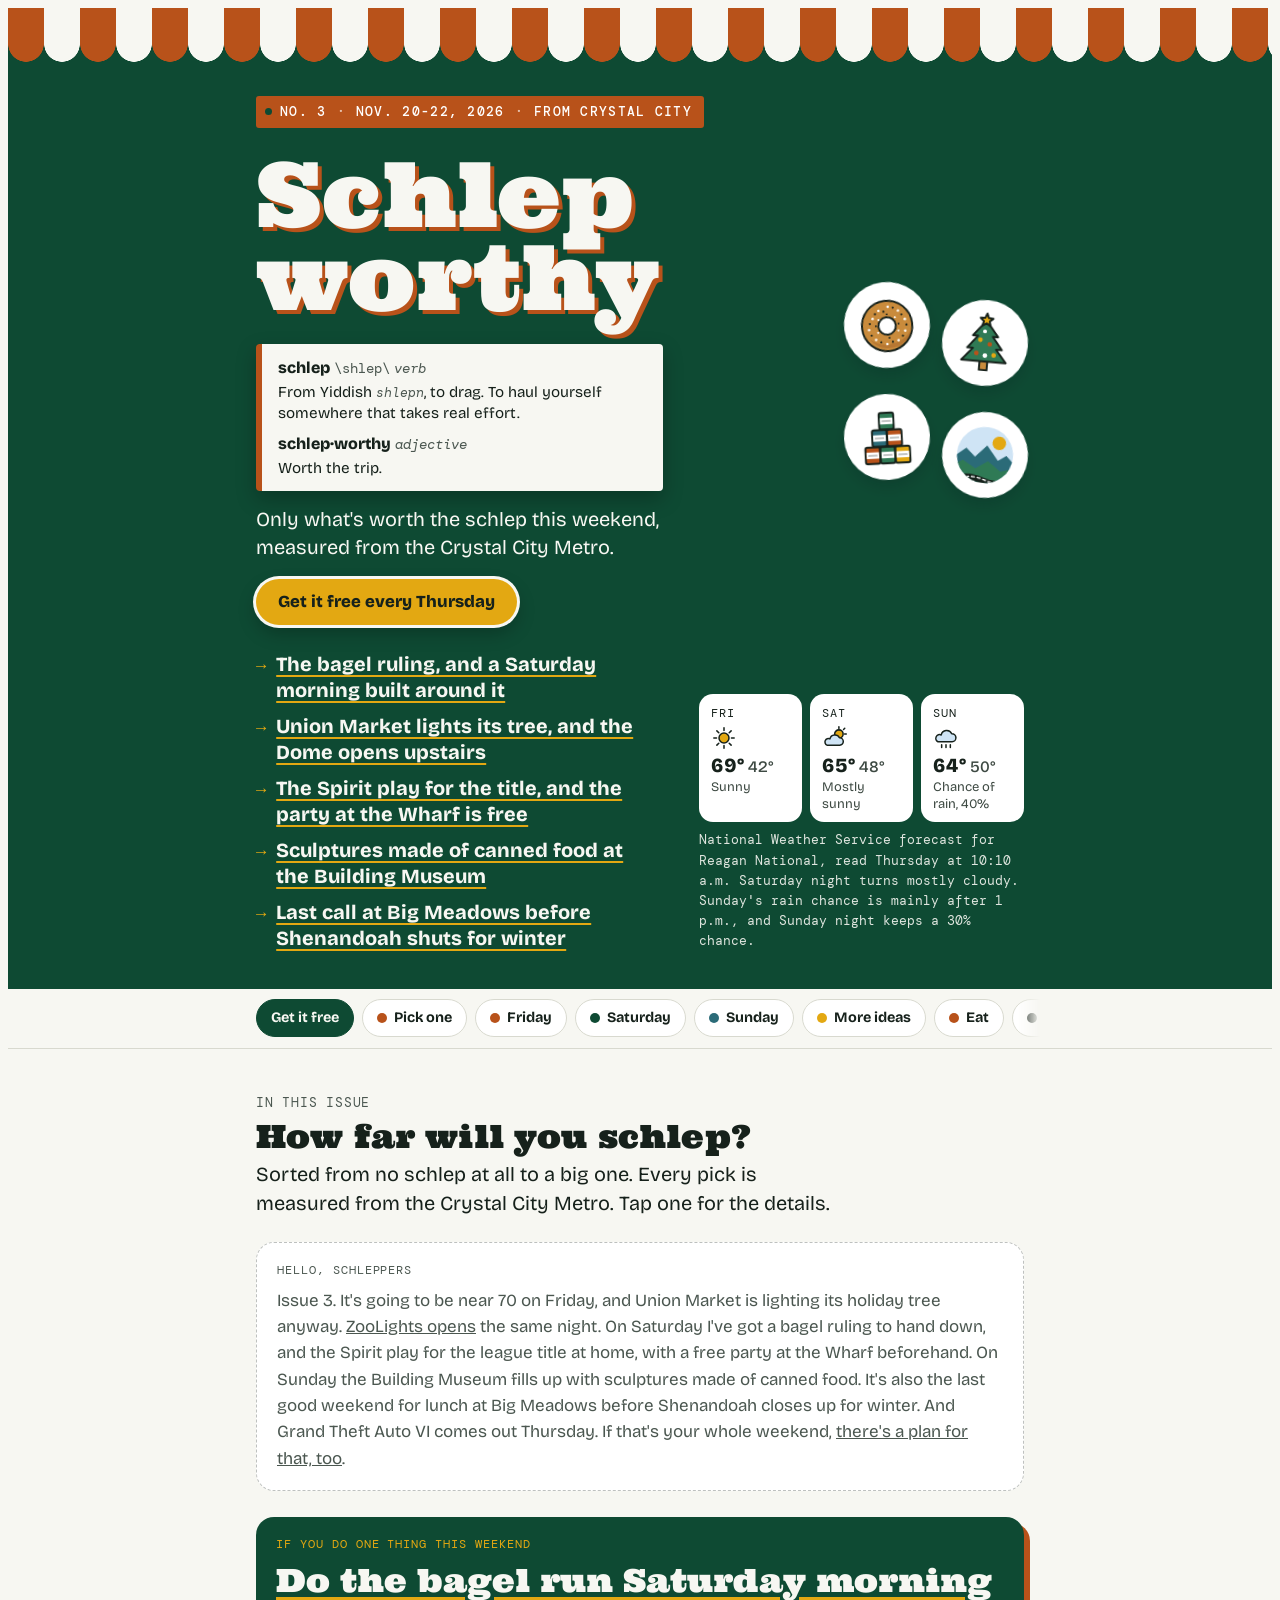
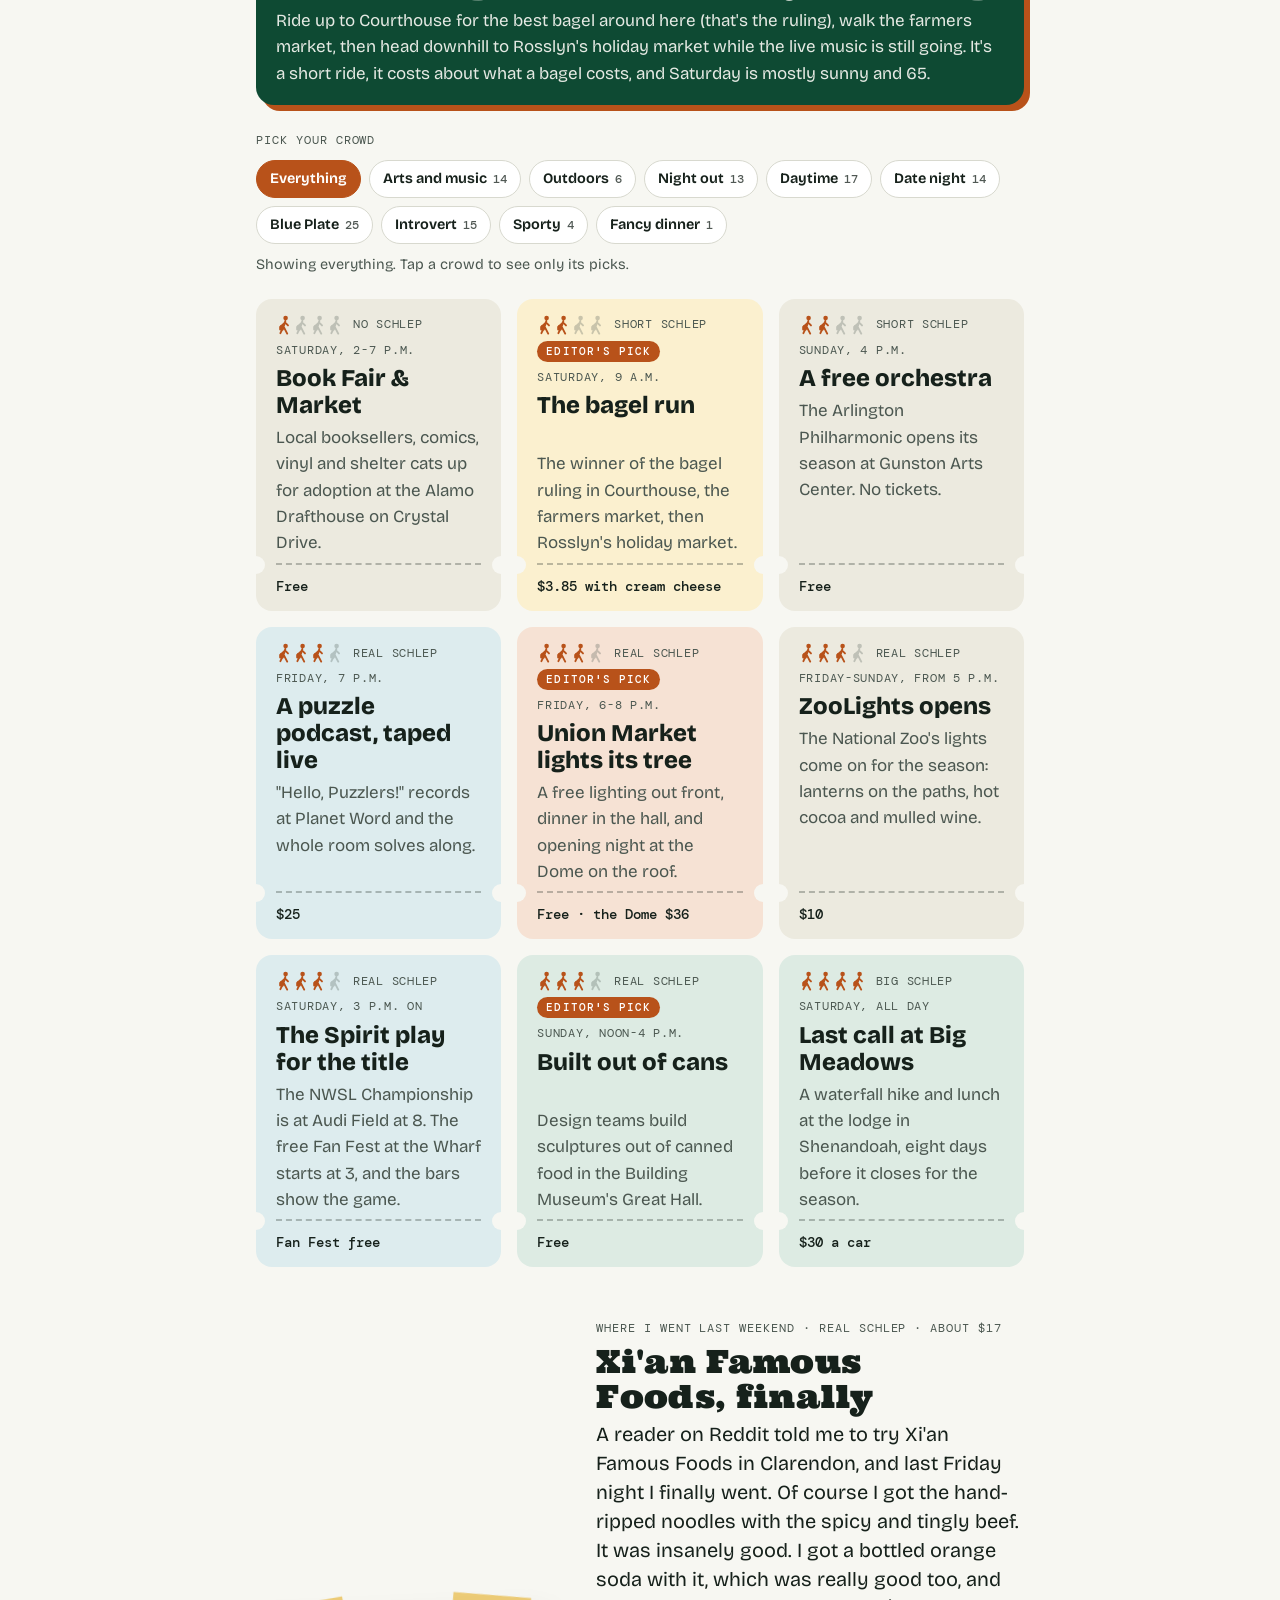
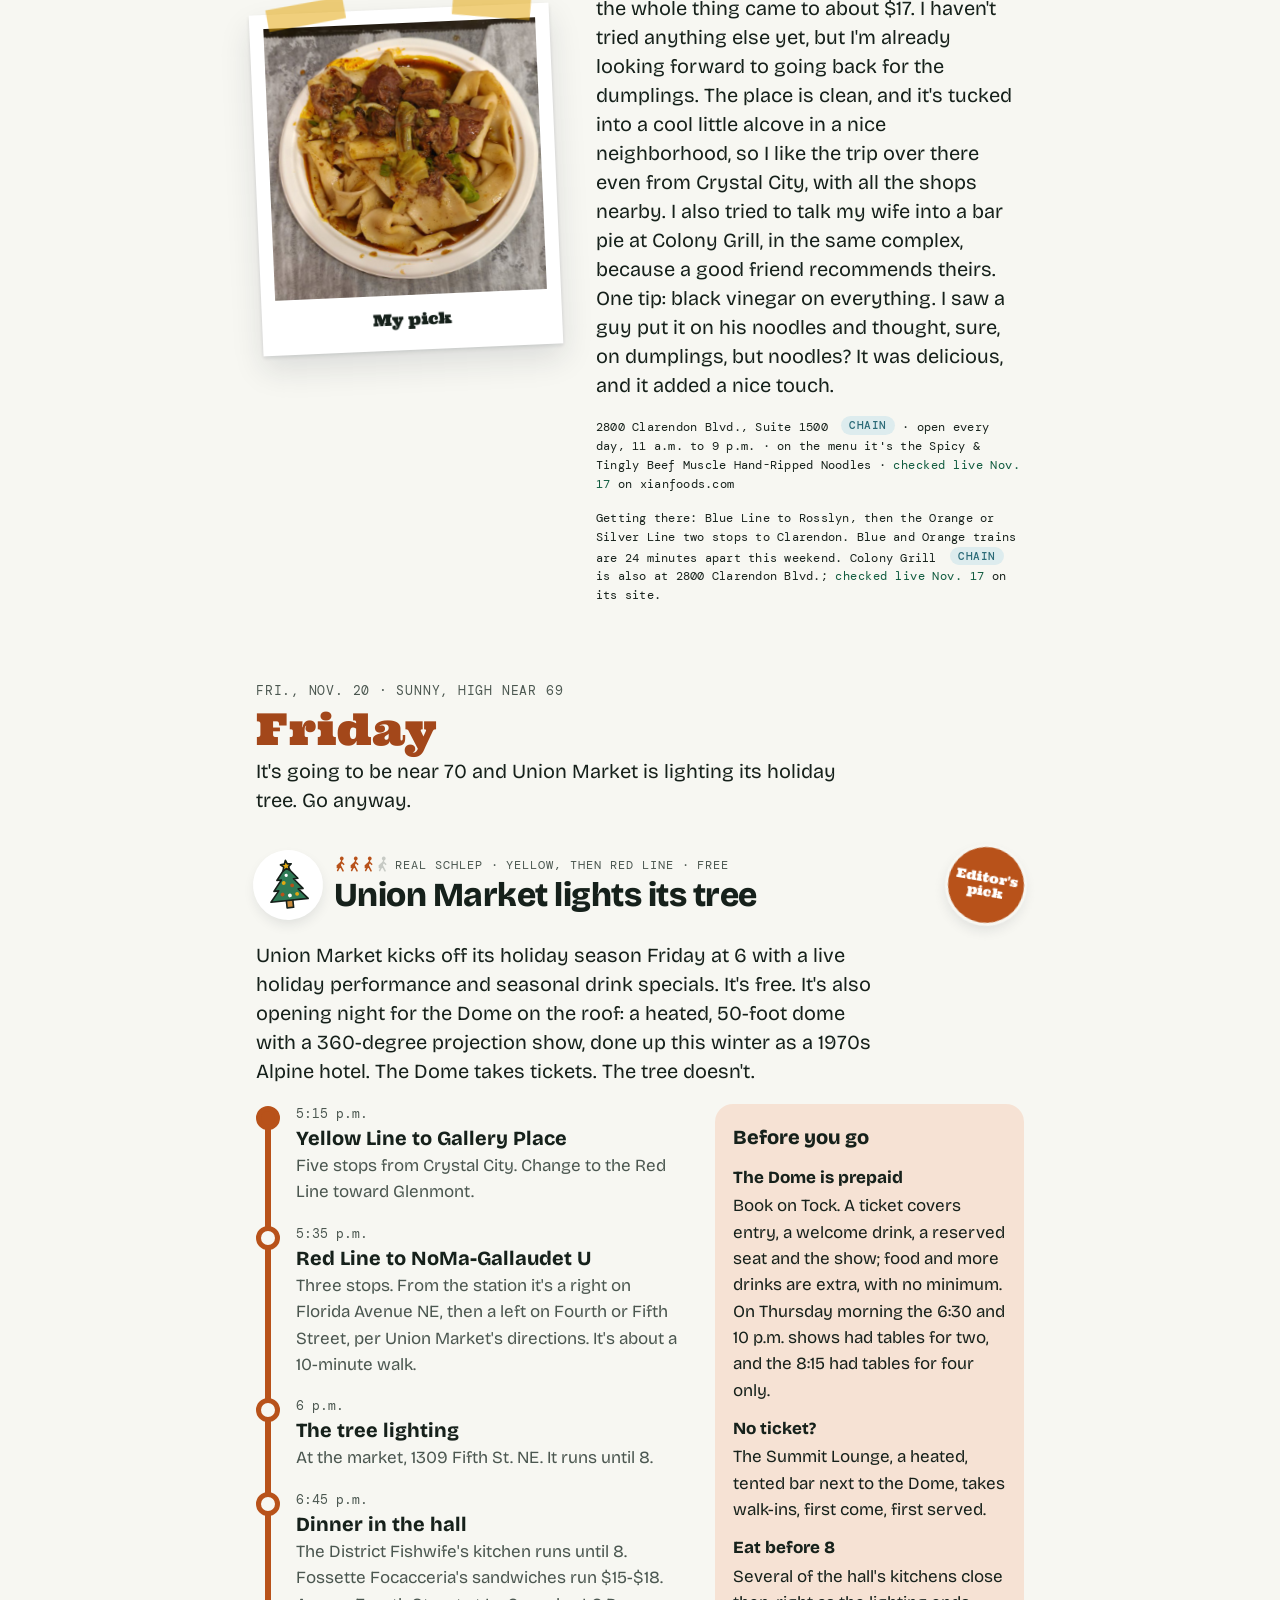
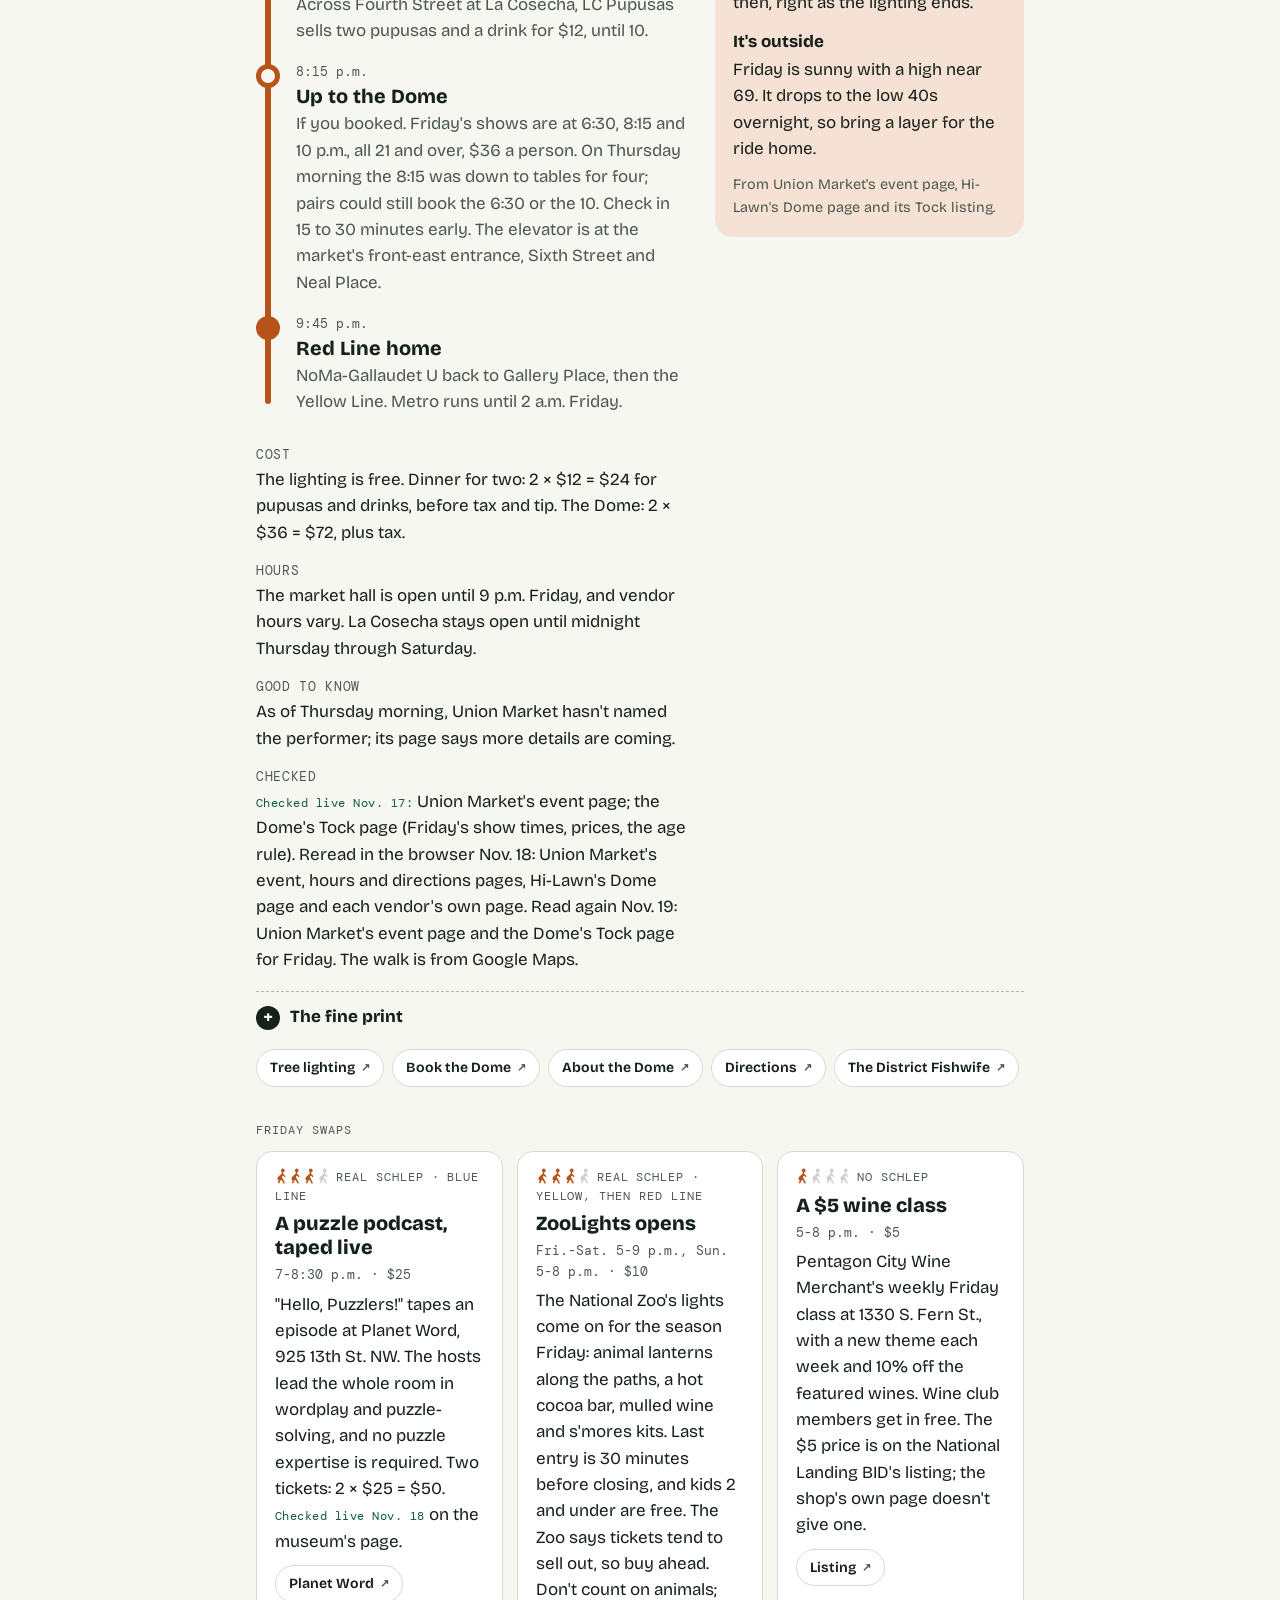
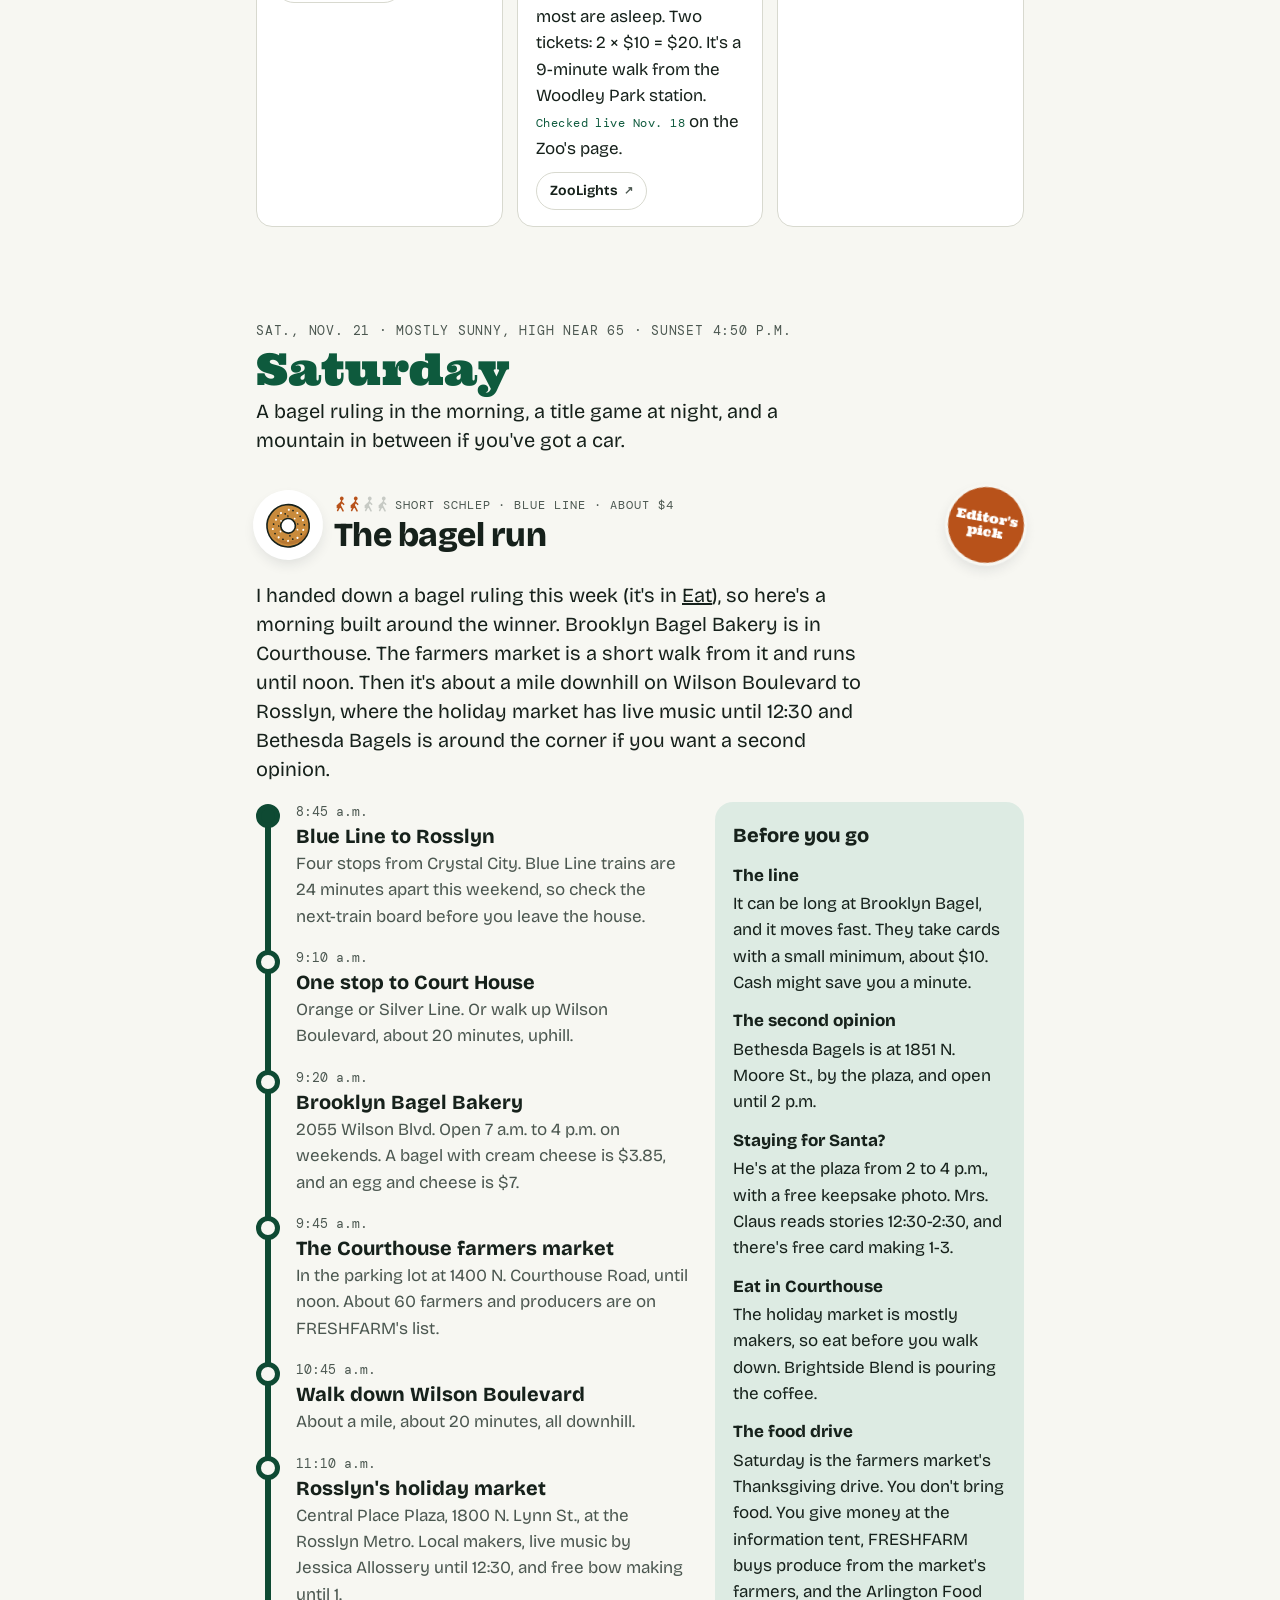
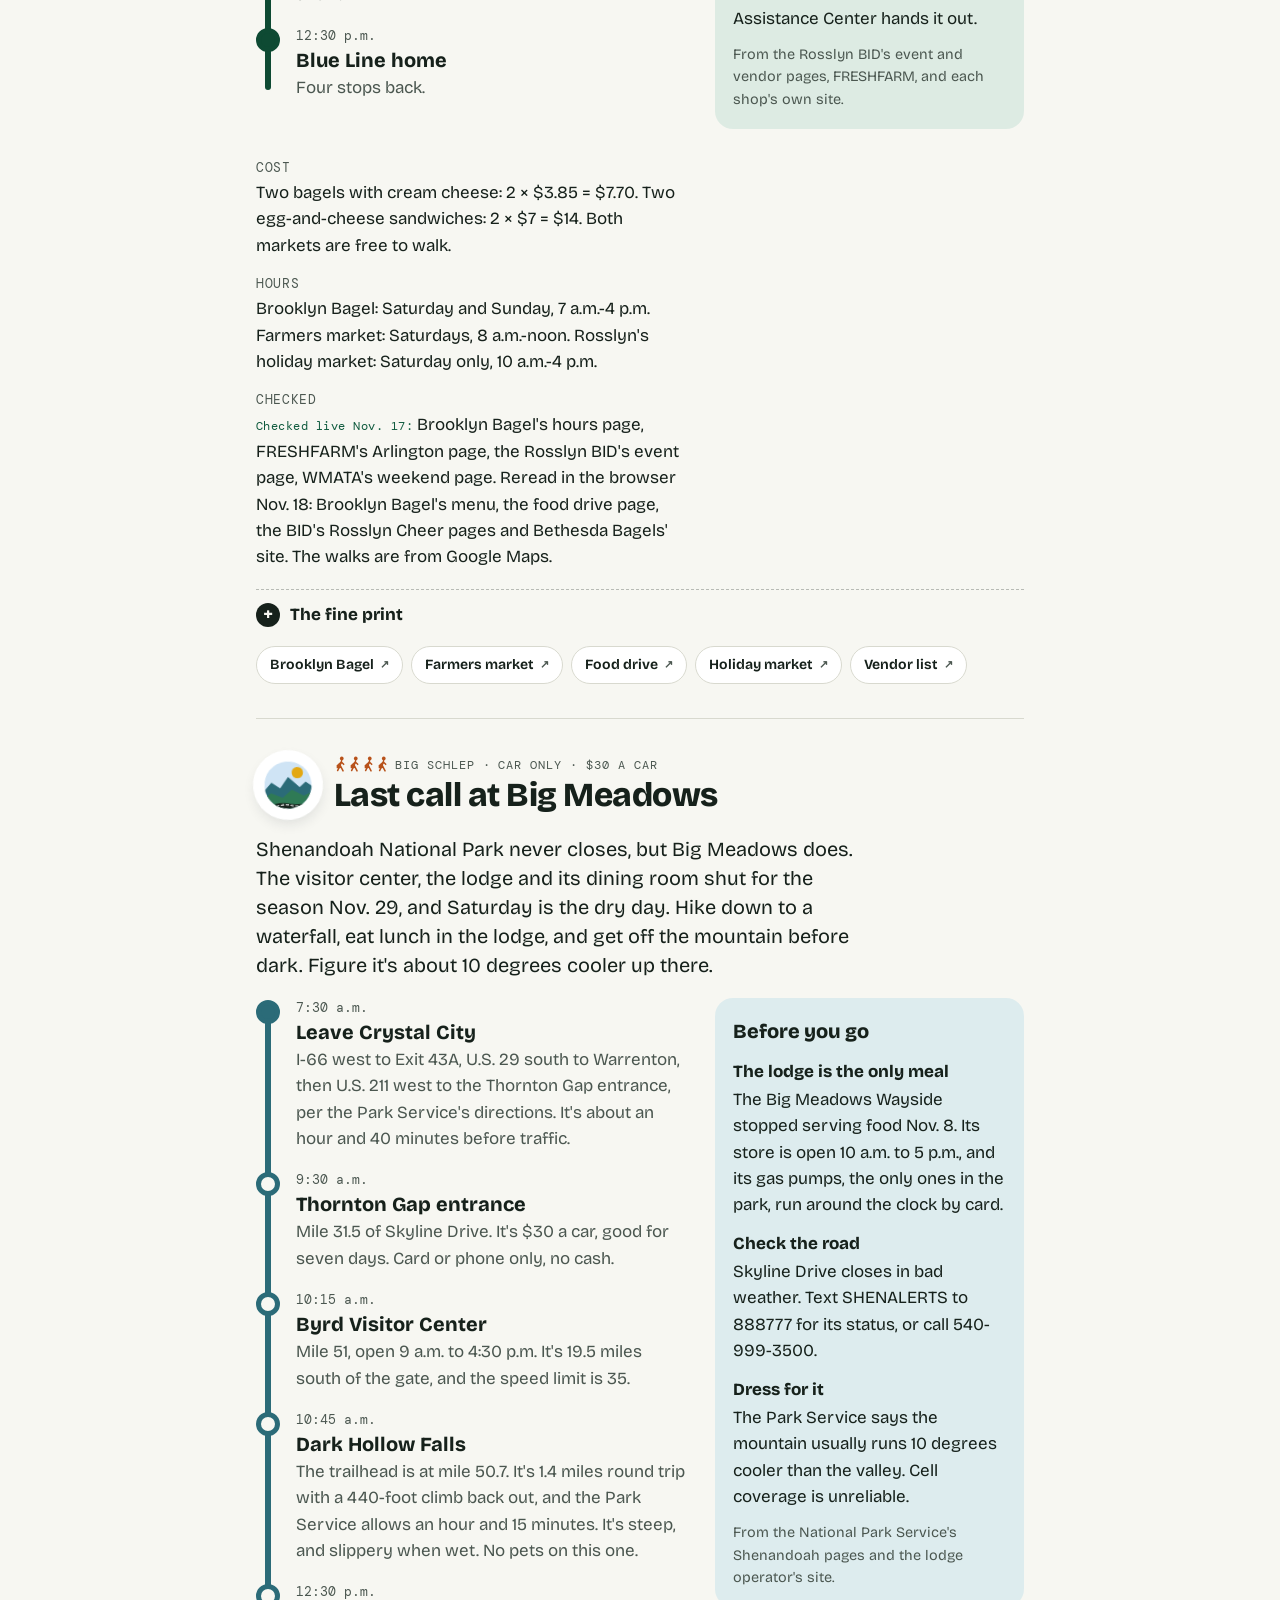
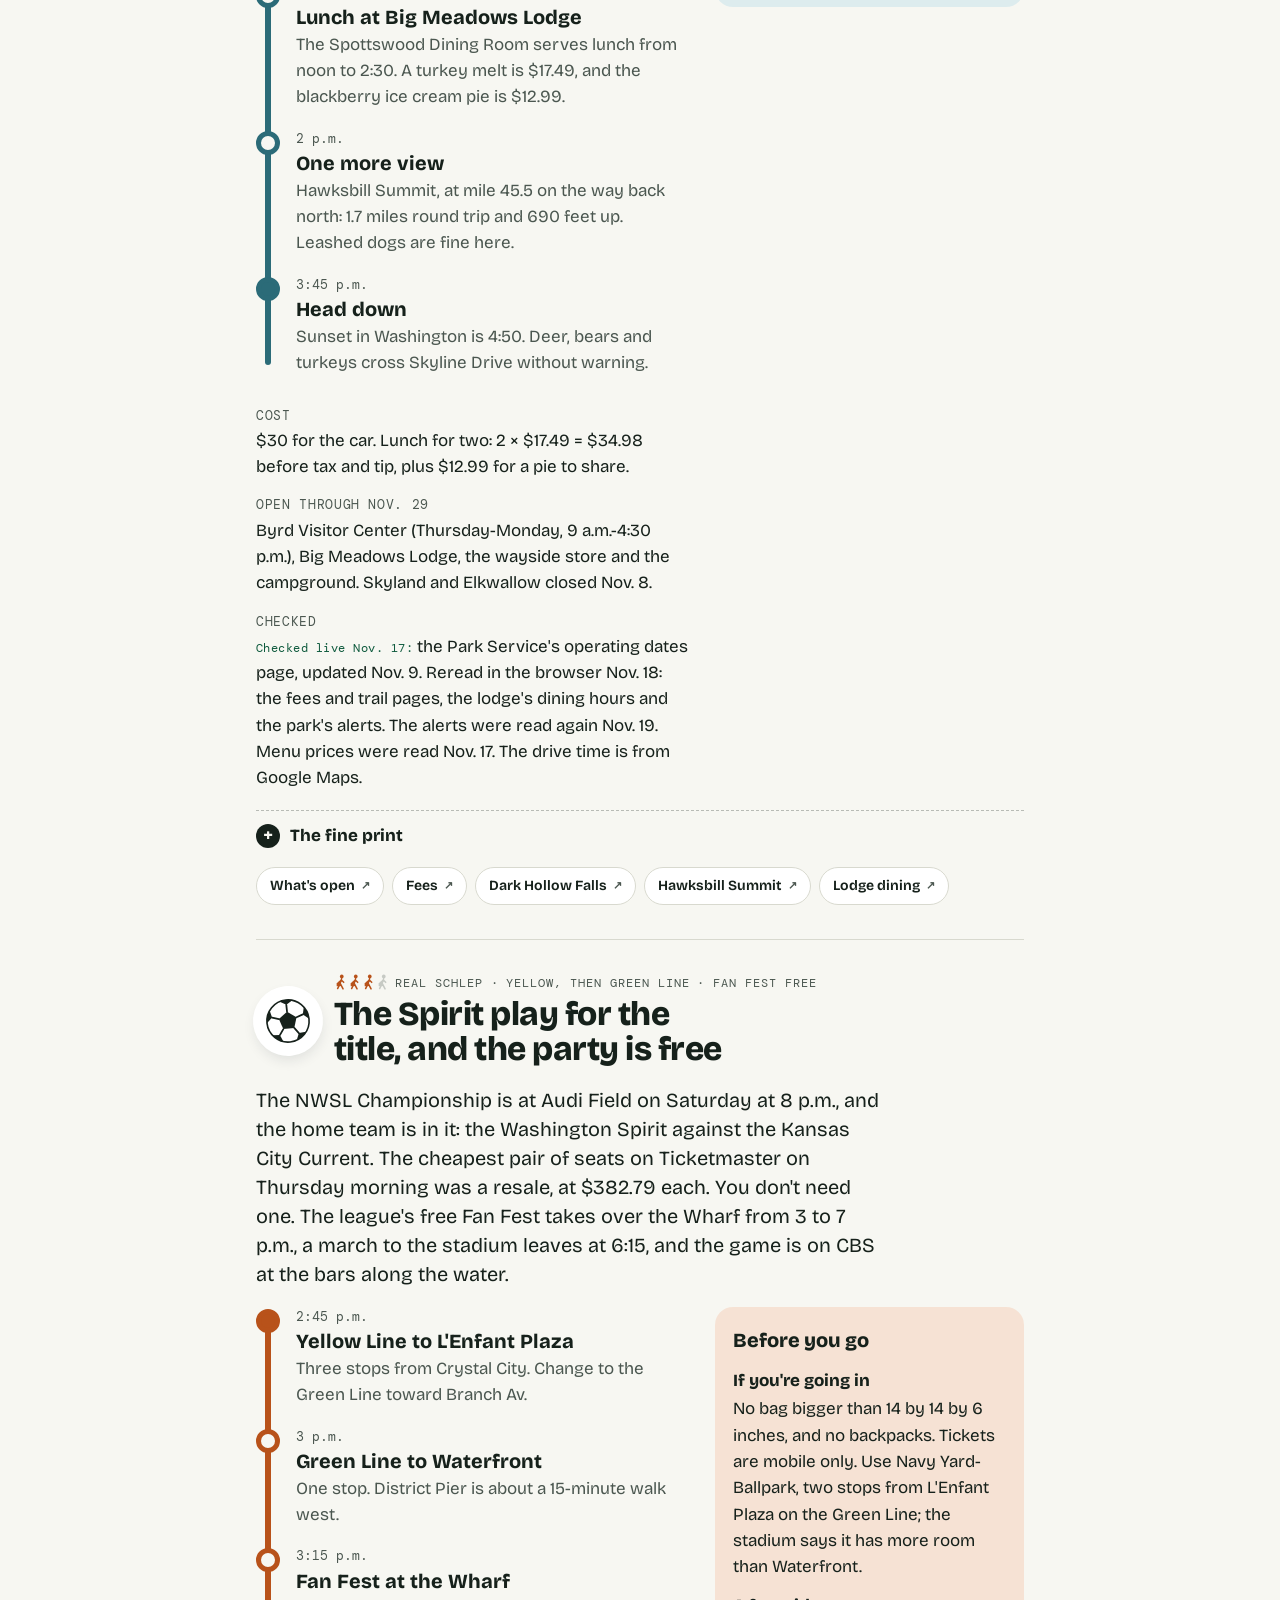
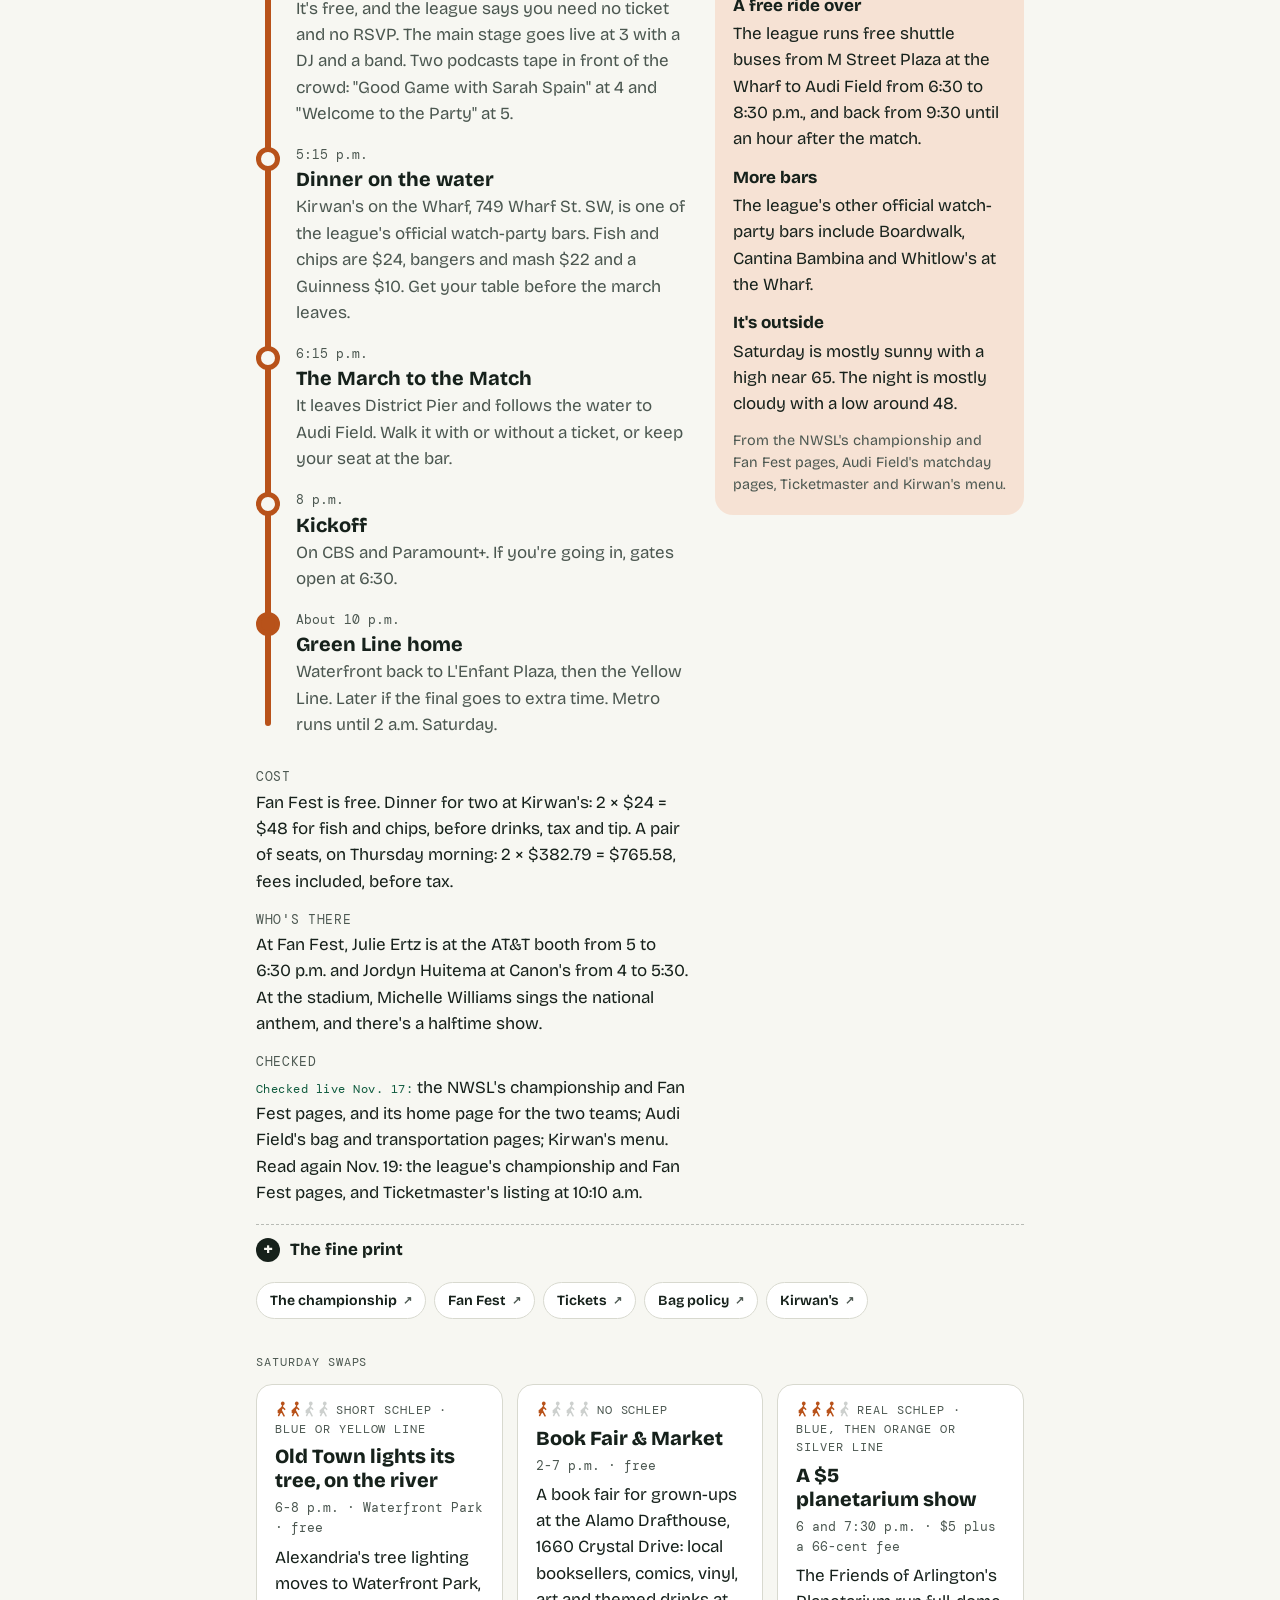
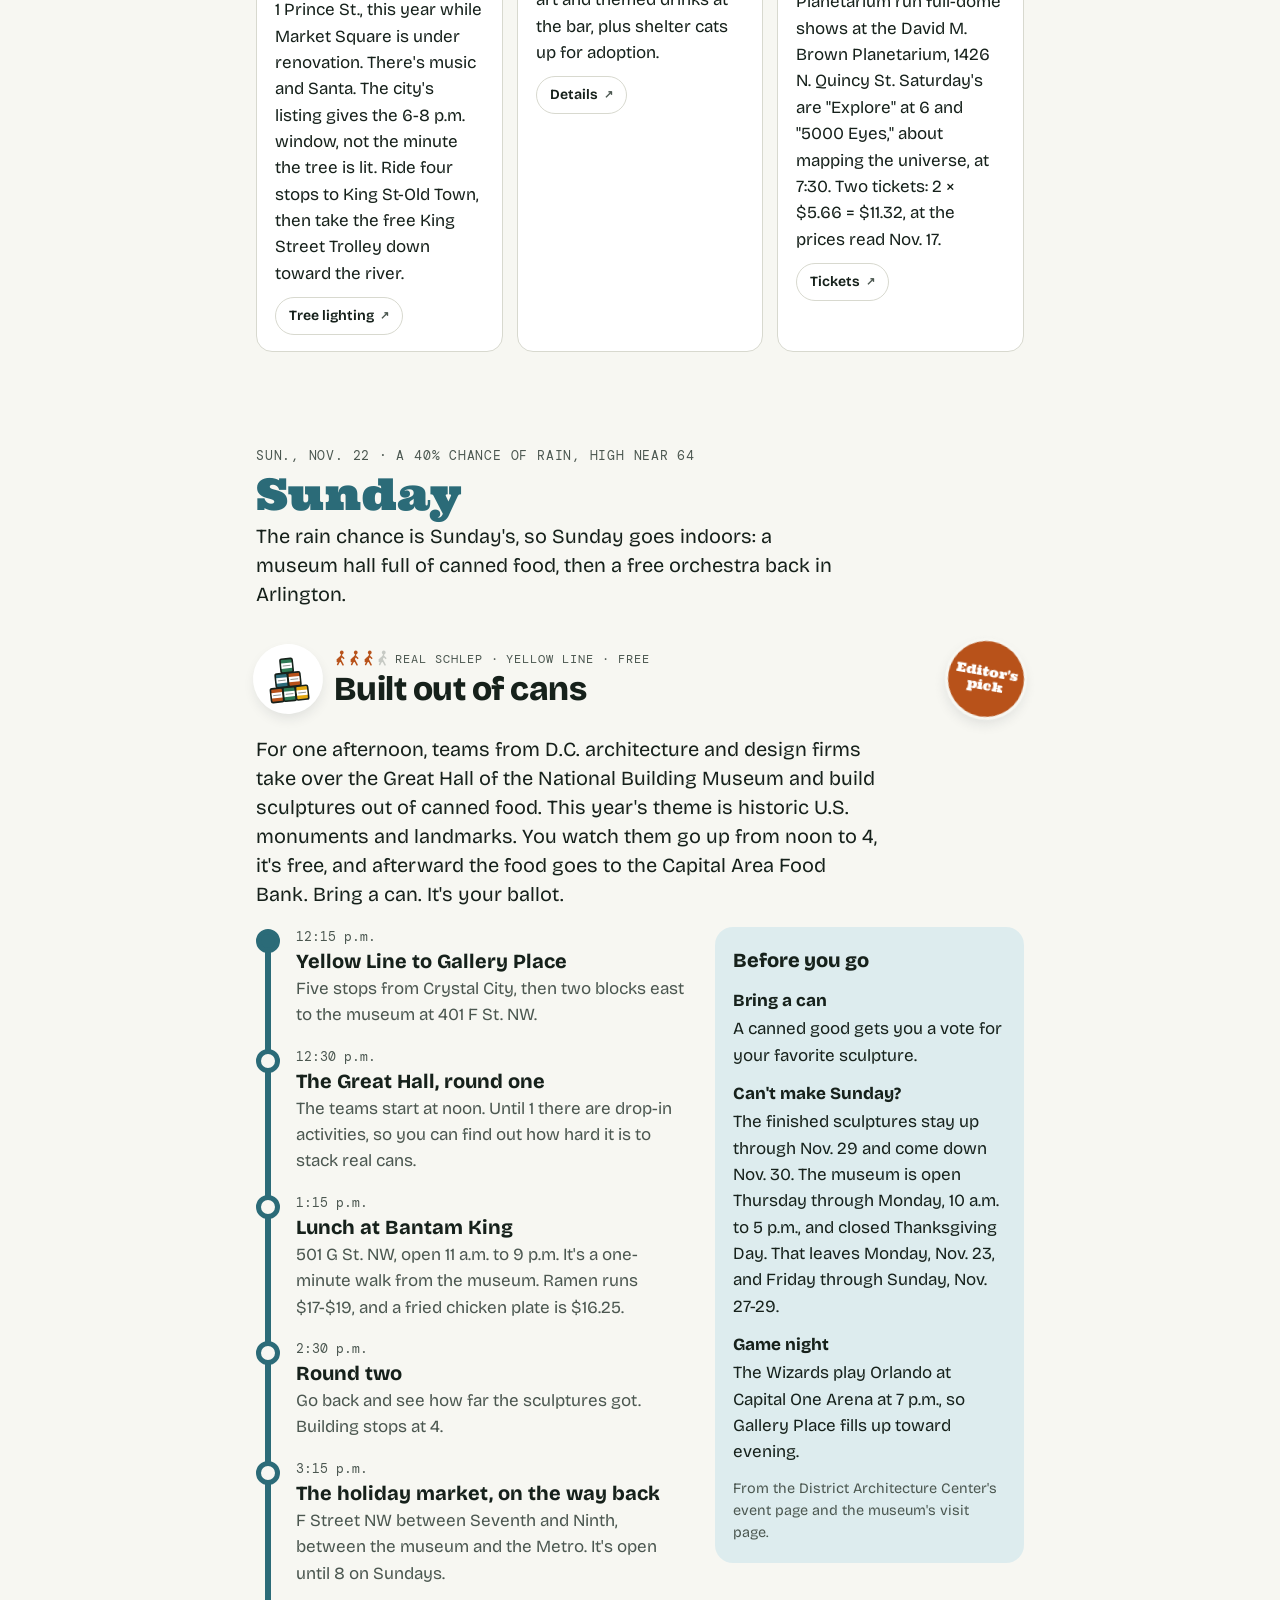
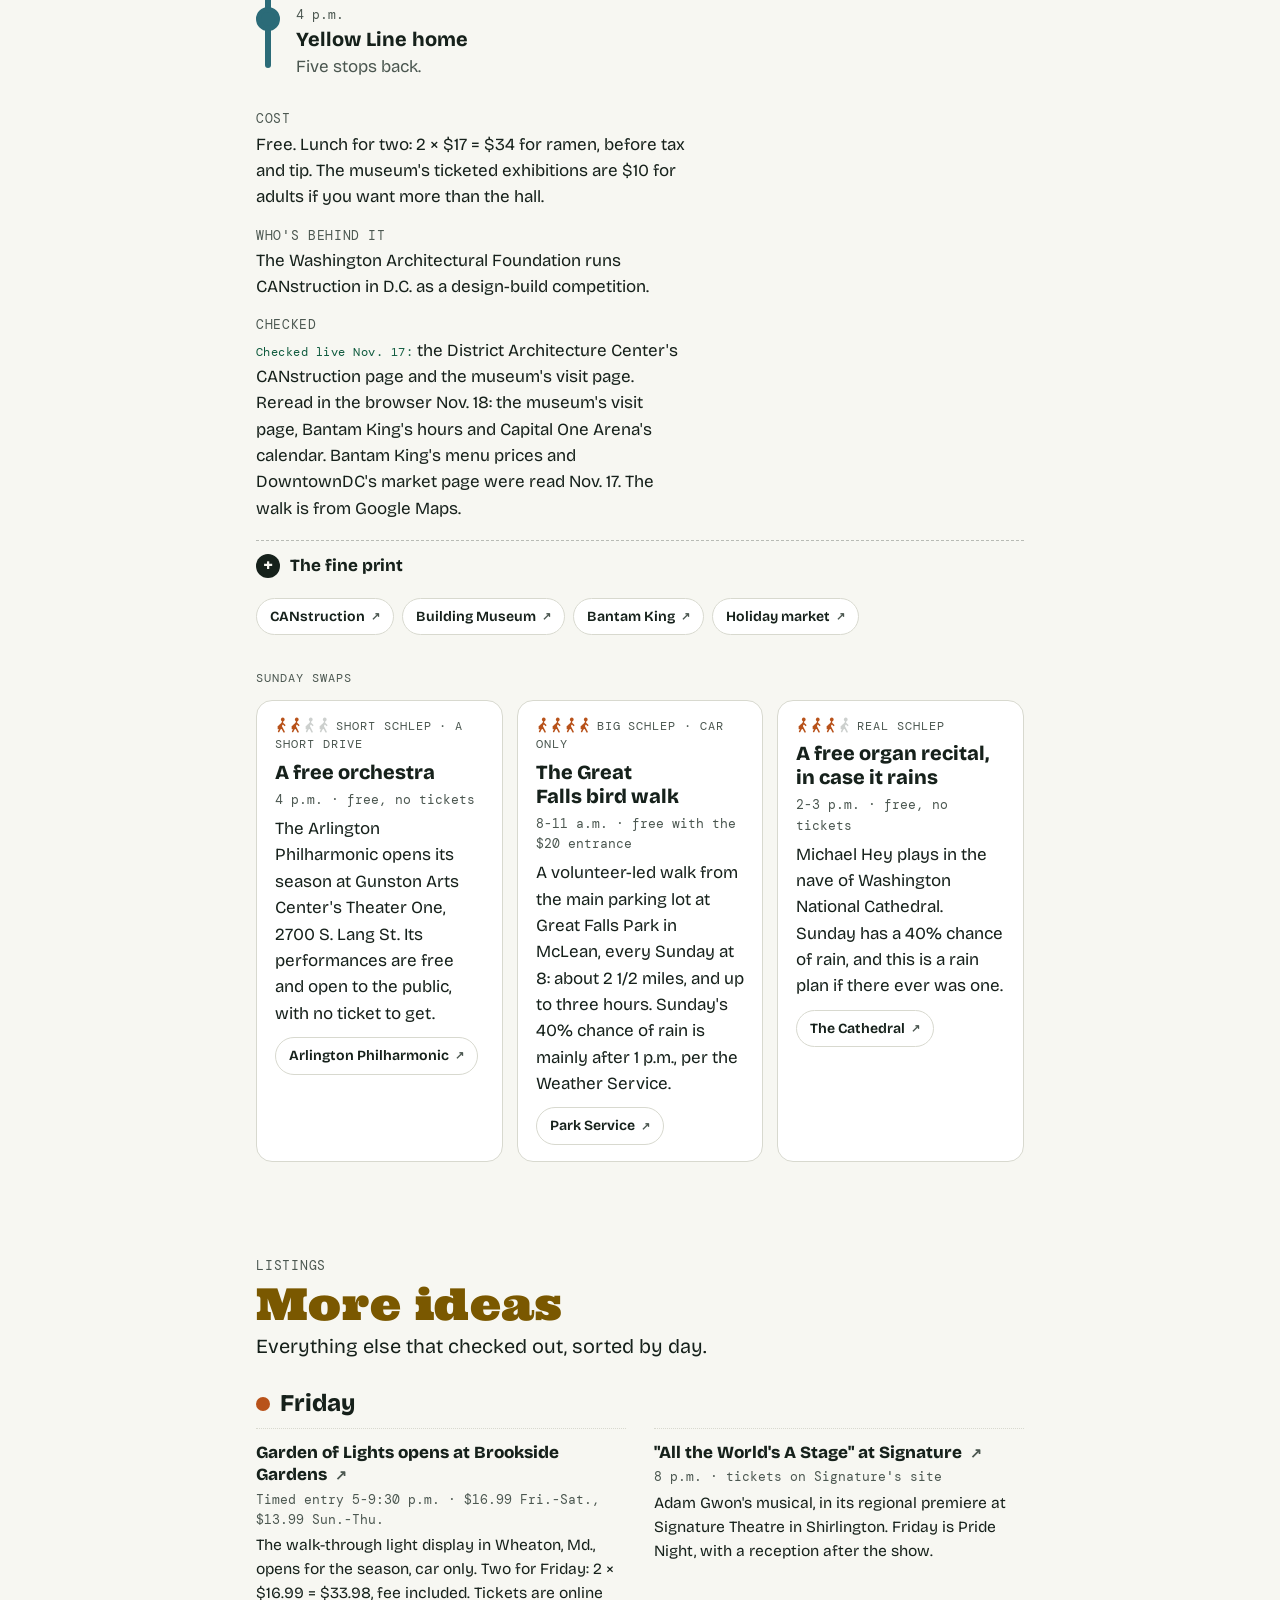
<file: no-3/index.html>
<!DOCTYPE html>
<html lang="en">
<head>
<meta charset="utf-8">
<meta name="viewport" content="width=device-width,initial-scale=1,viewport-fit=cover">
<title>Things to do near Crystal City this weekend, Nov. 20-22 | Schlepworthy No. 3</title>
<meta name="description" content="A bagel ruling and a Saturday built around it, Union Market's tree lighting, the Spirit's title game and the free party at the Wharf, sculptures made of canned food and last call at Big Meadows, measured from the Crystal City Metro.">
<link rel="canonical" href="https://schlepworthy.com/no-3/">
<meta property="og:type" content="article">
<meta property="og:site_name" content="Schlepworthy">
<meta property="og:title" content="Things to do near Crystal City this weekend, Nov. 20-22 | Schlepworthy No. 3">
<meta property="og:description" content="A bagel ruling and a Saturday built around it, Union Market's tree lighting, the Spirit's title game and the free party at the Wharf, sculptures made of canned food and last call at Big Meadows, measured from the Crystal City Metro.">
<meta property="og:url" content="https://schlepworthy.com/no-3/">
<meta property="og:image" content="https://schlepworthy.com/no-3/og.png">
<meta name="twitter:card" content="summary_large_image">
<meta name="claude:viewport-fit-sides" content="cover">
<link rel="preconnect" href="https://fonts.googleapis.com">
<link rel="preconnect" href="https://fonts.gstatic.com" crossorigin>
<link rel="stylesheet" href="https://fonts.googleapis.com/css2?family=Ultra&family=Bricolage+Grotesque:opsz,wght@12..96,300..800&family=DM+Mono:ital,wght@0,400;0,500;1,400&display=swap">
<style>
/* Base: the Weekend Edition chassis (tickets, routes, callouts, listings, checklist). skin.css overrides type, color and the cover for Schlepworthy. */
:root {
  --paper: #F5F6F2;
  --card: #FFFFFF;
  --ink: #1C2333;
  --ink-soft: #4B5466;
  --rule: #D9DCD3;
  --perf: rgba(28, 35, 51, 0.28);
  --gold: #F2B705;
  --gold-text: #8A6200;
  --blue: #1F6FB2;
  --red: #C8102E;
  --orange: #E8692C;
  --orange-text: #B4481A;
  --green: #3F7D4E;
  --purple: #5B3A99;
  --purple-text: #5B3A99;
  --tint-gold: #FFF2C4;
  --tint-blue: #E0ECF7;
  --tint-red: #FBE2E6;
  --tint-green: #E1EEE2;
  --tint-orange: #FDE5D8;
  --tint-purple: #ECE4F7;
  --on-color: #FFFFFF;
  --shadow: rgba(28, 35, 51, 0.12);
  --cover: #EE7A2E;
  --cover-ink: #1C2333;
  /* Sticker art always sits on white, so these stay fixed in both themes. */
  --st-paper: #FFFFFF;
  --st-ink: #1C2333;
  --st-ink-2: #3A4357;
  --st-gold: #F2B705;
  --st-glow: #FFE7A0;
  --st-orange: #E8692C;
  --st-red: #C8102E;
  --st-blue: #1F6FB2;
  --st-green: #3F7D4E;
  --st-sky: #CFE4F5;
  --st-wood: #C98B3C;
  --st-night: #2A2445;
  --st-purple: #5B3A99;
  --st-shadow: rgba(10, 14, 24, 0.22);

  --font-display: "Shrikhand", "Cooper Black", "Georgia", serif;
  --font-body: "Bricolage Grotesque", "Avenir Next", "Segoe UI", system-ui, sans-serif;
  --font-mono: "DM Mono", ui-monospace, "SFMono-Regular", Menlo, Consolas, monospace;

  --step--1: 0.8125rem;
  --step-0: 1.0625rem;
  --step-1: 1.25rem;
  --step-2: 1.5rem;
  --step-3: 2rem;
  --step-4: 2.75rem;
}
@media (prefers-color-scheme: dark) {
  :root:not([data-theme="light"]) {
    --paper: #12151D;
    --card: #1B202B;
    --ink: #EEF0F4;
    --ink-soft: #A9B0BE;
    --rule: #2C3343;
    --perf: rgba(238, 240, 244, 0.28);
    --gold: #F2C230;
    --gold-text: #F2C94C;
    --blue: #6AAEE8;
    --red: #F26B80;
    --orange: #FF8F57;
    --orange-text: #FF9B66;
    --green: #7CC08D;
    --purple: #B79BF0;
    --purple-text: #C2A9F5;
    --tint-gold: #2E2812;
    --tint-blue: #142536;
    --tint-red: #34181E;
    --tint-green: #16291B;
    --tint-orange: #36211A;
    --tint-purple: #241B36;
    --on-color: #12151D;
    --shadow: rgba(0, 0, 0, 0.38);
    --cover: #E0702A;
    color-scheme: dark;
  }
}
:root[data-theme="dark"] {
  --paper: #12151D;
  --card: #1B202B;
  --ink: #EEF0F4;
  --ink-soft: #A9B0BE;
  --rule: #2C3343;
  --perf: rgba(238, 240, 244, 0.28);
  --gold: #F2C230;
  --gold-text: #F2C94C;
  --blue: #6AAEE8;
  --red: #F26B80;
  --orange: #FF8F57;
  --orange-text: #FF9B66;
  --green: #7CC08D;
  --purple: #B79BF0;
  --purple-text: #C2A9F5;
  --tint-gold: #2E2812;
  --tint-blue: #142536;
  --tint-red: #34181E;
  --tint-green: #16291B;
  --tint-orange: #36211A;
  --tint-purple: #241B36;
  --on-color: #12151D;
  --shadow: rgba(0, 0, 0, 0.38);
  --cover: #E0702A;
  color-scheme: dark;
}

*, *::before, *::after { box-sizing: border-box; }
html { scroll-behavior: smooth; scroll-padding-top: 64px; }
body {
  background: var(--paper);
  color: var(--ink);
  font-family: var(--font-body);
  font-size: var(--step-0);
  line-height: 1.55;
  font-optical-sizing: auto;
  -webkit-font-smoothing: antialiased;
}
body::before {
  content: "";
  position: fixed;
  inset: 0 0 auto;
  height: env(safe-area-inset-top, 0px);
  z-index: 10;
  background: var(--paper);
}
a { color: inherit; }
:focus-visible { outline: 3px solid var(--blue); outline-offset: 3px; border-radius: 6px; }
h1, h2, h3, h4 { margin: 0; text-wrap: balance; }
p { margin: 0; }
ul, ol, dl { margin: 0; }

.wrap {
  width: 100%;
  max-width: 800px;
  margin-inline: auto;
  padding-left: max(16px, env(safe-area-inset-left, 0px));
  padding-right: max(16px, env(safe-area-inset-right, 0px));
}

/* SVG art */
.st-paper { fill: var(--st-paper); }
.st-ink { fill: var(--st-ink); }
.st-ink-2 { fill: var(--st-ink-2); }
.st-gold { fill: var(--st-gold); }
.st-glow { fill: var(--st-glow); }
.st-orange { fill: var(--st-orange); }
.st-red { fill: var(--st-red); }
.st-blue { fill: var(--st-blue); }
.st-green { fill: var(--st-green); }
.st-sky { fill: var(--st-sky); }
.st-wood { fill: var(--st-wood); }
.st-night { fill: var(--st-night); }
.st-purple { fill: var(--st-purple); }
.sk { fill: none; stroke: var(--st-ink); stroke-linecap: round; stroke-linejoin: round; }
.sk-paper { fill: none; stroke: var(--st-paper); stroke-linecap: round; stroke-linejoin: round; }
.sk-orange { fill: none; stroke: var(--st-orange); stroke-linecap: round; }
.sk-red { fill: none; stroke: var(--st-red); stroke-linecap: round; stroke-linejoin: round; }
.sk-green { fill: none; stroke: var(--st-green); stroke-linecap: round; stroke-linejoin: round; }
.sk-wood { fill: none; stroke: var(--st-wood); stroke-linecap: round; stroke-linejoin: round; }
.ol { fill: none; stroke: var(--st-ink); stroke-width: 2; stroke-linejoin: round; }
.edge { stroke: var(--st-ink); stroke-width: 2; stroke-linejoin: round; }
.svg-text { font-family: var(--font-mono); font-weight: 500; fill: var(--st-ink); }

/* Cover */
.cover { background: var(--cover); color: var(--cover-ink); }
.cover__inner { padding-block: 26px 30px; display: grid; gap: 22px; }
.eyebrow {
  font-family: var(--font-mono);
  font-size: var(--step--1);
  letter-spacing: 0.06em;
  text-transform: uppercase;
}
.masthead {
  font-family: var(--font-display);
  font-weight: 400;
  font-size: clamp(3rem, 14vw, 6.5rem);
  line-height: 0.95;
}
.masthead span { display: block; }
.cover__tags { display: flex; flex-wrap: wrap; align-items: center; gap: 10px 12px; margin-top: 14px; }
.stamp {
  display: inline-block;
  padding: 4px 11px;
  border: 2.5px solid var(--st-purple);
  border-radius: 6px;
  background: var(--st-paper);
  color: var(--st-purple);
  font-family: var(--font-mono);
  font-weight: 500;
  font-size: var(--step--1);
  letter-spacing: 0.14em;
  text-transform: uppercase;
  transform: rotate(-6deg);
}
.kicker-pt {
  display: inline-block;
  padding: 4px 12px;
  border-radius: 999px;
  background: var(--st-paper);
  color: var(--st-ink);
  font-weight: 700;
  font-size: var(--step--1);
  letter-spacing: 0.14em;
  text-transform: uppercase;
  transform: rotate(2deg);
}
.cover__stickers { display: flex; flex-wrap: wrap; gap: 14px; }
.sticker {
  width: 78px;
  height: 78px;
  border-radius: 50%;
  background: var(--st-paper);
  display: grid;
  place-items: center;
  box-shadow: 0 0 0 4px var(--st-paper), 0 8px 18px var(--st-shadow);
  transform: rotate(var(--tilt, 0deg));
  animation: settle 700ms cubic-bezier(0.2, 0.9, 0.3, 1.3) both;
  animation-delay: var(--delay, 0ms);
}
.sticker svg { width: 62px; height: 62px; }
@keyframes settle {
  from { transform: rotate(calc(var(--tilt, 0deg) - 14deg)) scale(0.88); }
  to { transform: rotate(var(--tilt, 0deg)) scale(1); }
}
.coverlines { list-style: none; padding: 0; display: grid; gap: 10px; max-width: 36ch; }
.coverlines li { display: flex; gap: 10px; align-items: baseline; }
.coverlines li::before { content: "→"; font-family: var(--font-mono); font-weight: 500; }
.coverlines a {
  font-weight: 750;
  font-size: var(--step-1);
  line-height: 1.3;
  text-decoration: underline;
  text-decoration-thickness: 2px;
  text-underline-offset: 4px;
}
.forecast { display: grid; grid-template-columns: repeat(3, minmax(0, 1fr)); gap: 8px; }
.wx {
  background: var(--st-paper);
  color: var(--st-ink);
  border-radius: 14px;
  padding: 10px 12px;
  display: grid;
  gap: 2px;
  justify-items: start;
  align-content: start;
}
.wx svg { width: 26px; height: 26px; }
.wx__day { font-family: var(--font-mono); font-size: 0.75rem; letter-spacing: 0.08em; text-transform: uppercase; }
.wx__temps { font-weight: 800; font-size: var(--step-1); line-height: 1.2; font-variant-numeric: tabular-nums; }
.wx__temps small { font-weight: 500; font-size: 0.8em; color: var(--st-ink-2); }
.wx__note { font-size: 0.8125rem; line-height: 1.3; color: var(--st-ink-2); }
.forecast__note { grid-column: 1 / -1; font-family: var(--font-mono); font-size: var(--step--1); }

@media (min-width: 720px) {
  .cover__inner {
    grid-template-columns: minmax(0, 1.25fr) minmax(0, 1fr);
    grid-template-areas: "eyebrow eyebrow" "title stickers" "lines forecast";
    column-gap: 36px;
    row-gap: 26px;
    padding-block: 34px 38px;
  }
  .eyebrow { grid-area: eyebrow; }
  .cover__title { grid-area: title; }
  .cover__stickers {
    grid-area: stickers;
    align-self: center;
    justify-self: end;
    display: grid;
    grid-template-columns: repeat(2, 78px);
    gap: 16px 20px;
  }
  .cover__stickers .sticker:nth-child(even) { margin-top: 18px; }
  .coverlines { grid-area: lines; }
  .forecast { grid-area: forecast; align-self: end; }
}

/* Contents bar */
.toc {
  position: sticky;
  top: env(safe-area-inset-top, 0px);
  z-index: 5;
  background: var(--paper);
  border-bottom: 1px solid var(--rule);
}
.toc__list {
  list-style: none;
  padding: 10px 0;
  display: flex;
  gap: 8px;
  overflow-x: auto;
  scrollbar-width: none;
}
.toc__list::-webkit-scrollbar { display: none; }
.toc a {
  display: inline-flex;
  align-items: center;
  gap: 7px;
  padding: 7px 14px;
  border-radius: 999px;
  border: 1.5px solid var(--rule);
  background: var(--card);
  font-weight: 700;
  font-size: 0.9rem;
  text-decoration: none;
  white-space: nowrap;
  transition: border-color 140ms ease;
}
.toc a:hover { border-color: var(--ink); }
.dot { display: inline-block; width: 10px; height: 10px; border-radius: 50%; background: var(--c, var(--ink)); flex: none; }

/* Sections */
.section { padding-block: 44px 8px; }
.section-head { display: grid; gap: 6px; margin-bottom: 24px; }
.kicker {
  font-family: var(--font-mono);
  font-size: var(--step--1);
  letter-spacing: 0.06em;
  text-transform: uppercase;
  color: var(--ink-soft);
}
.section-title { font-weight: 800; font-size: var(--step-3); line-height: 1.1; letter-spacing: -0.01em; }
.day-title {
  font-family: var(--font-display);
  font-weight: 400;
  font-size: var(--step-4);
  line-height: 1;
  color: var(--c, var(--ink));
}
.title-row { display: flex; align-items: center; flex-wrap: wrap; gap: 6px 14px; }
.pt-day {
  display: inline-block;
  padding: 3px 12px;
  border-radius: 999px;
  border: 1.5px solid var(--rule);
  background: var(--card);
  color: var(--ink-soft);
  font-weight: 700;
  font-size: var(--step--1);
  letter-spacing: 0.06em;
  transform: rotate(-3deg);
}
.dek { font-size: var(--step-1); line-height: 1.45; max-width: 46ch; }
.label {
  font-family: var(--font-mono);
  font-size: 0.75rem;
  letter-spacing: 0.08em;
  text-transform: uppercase;
  color: var(--ink-soft);
}

/* Editor's note */
.ednote {
  display: grid;
  gap: 8px;
  padding: 18px 20px;
  border-radius: 18px;
  border: 1.5px dashed var(--perf);
  background: var(--card);
  margin-bottom: 26px;
}
.ednote p:last-child { color: var(--ink-soft); }

/* Energy-sorted tickets */
.glance { display: grid; gap: 16px; grid-template-columns: repeat(auto-fit, minmax(min(100%, 230px), 1fr)); }
.ticket {
  position: relative;
  display: grid;
  gap: 6px;
  align-content: start;
  grid-template-rows: auto auto auto 1fr auto;
  padding: 16px 20px 14px;
  border-radius: 16px;
  background: var(--t, var(--tint-gold));
  color: var(--ink);
  text-decoration: none;
  transition: transform 160ms ease;
}
.ticket:hover { transform: translateY(-2px); }
.ticket::before,
.ticket::after {
  content: "";
  position: absolute;
  bottom: 37px;
  width: 18px;
  height: 18px;
  border-radius: 50%;
  background: var(--paper);
}
.ticket::before { left: -9px; }
.ticket::after { right: -9px; }
.ticket__when { font-family: var(--font-mono); font-size: 0.75rem; letter-spacing: 0.06em; text-transform: uppercase; color: var(--ink-soft); }
.ticket__title { font-weight: 800; font-size: var(--step-2); line-height: 1.12; }
.ticket__note { color: var(--ink-soft); }
.ticket__stub {
  margin-top: auto;
  padding-top: 10px;
  border-top: 2px dashed var(--perf);
  font-family: var(--font-mono);
  font-weight: 500;
  font-size: 0.9rem;
  line-height: 22px;
}

.energy {
  display: inline-flex;
  align-items: center;
  gap: 10px;
  font-family: var(--font-mono);
  font-size: 0.75rem;
  letter-spacing: 0.06em;
  text-transform: uppercase;
  color: var(--ink-soft);
}
.energy__bars {
  position: relative;
  display: inline-grid;
  grid-template-columns: repeat(4, 7px);
  gap: 2px;
  padding: 2px;
  border: 2px solid var(--ink);
  border-radius: 5px;
}
.energy__bars::after {
  content: "";
  position: absolute;
  right: -6px;
  top: 50%;
  width: 3px;
  height: 7px;
  transform: translateY(-50%);
  border-radius: 0 2px 2px 0;
  background: var(--ink);
}
.energy__bars i { display: block; height: 11px; border-radius: 1.5px; background: transparent; }
.energy__bars[data-level="1"] i:nth-child(-n+1),
.energy__bars[data-level="2"] i:nth-child(-n+2),
.energy__bars[data-level="3"] i:nth-child(-n+3),
.energy__bars[data-level="4"] i:nth-child(-n+4) { background: var(--green); }

/* Features */
.feature { position: relative; display: grid; gap: 18px; padding-block: 8px 34px; }
.feature + .feature:not(.feature--box) { border-top: 1px solid var(--rule); padding-top: 34px; }
.feature__top { display: flex; align-items: center; gap: 14px; }
.feature__top > div { flex: 1; min-width: 0; display: grid; gap: 4px; }
.spot {
  flex: none;
  width: 64px;
  height: 64px;
  border-radius: 50%;
  background: var(--st-paper);
  display: grid;
  place-items: center;
  box-shadow: 0 0 0 3px var(--st-paper), 0 6px 14px var(--shadow);
  transform: rotate(-6deg);
}
.spot svg { width: 52px; height: 52px; }
.feature__title {
  font-weight: 800;
  font-size: clamp(1.55rem, 6vw, 2.1rem);
  line-height: 1.06;
  letter-spacing: -0.015em;
}
.pick {
  flex: none;
  width: 76px;
  height: 76px;
  border-radius: 50%;
  display: grid;
  place-items: center;
  text-align: center;
  font-family: var(--font-display);
  font-size: 0.82rem;
  line-height: 1.05;
  background: var(--orange);
  color: var(--cover-ink);
  transform: rotate(10deg);
  box-shadow: 0 0 0 3px var(--st-paper), 0 6px 14px var(--shadow);
}
.feature__dek { font-size: var(--step-1); line-height: 1.45; max-width: 48ch; }
.feature__body { display: grid; gap: 26px; }
@media (min-width: 720px) {
  .feature__body { grid-template-columns: minmax(0, 1.4fr) minmax(0, 1fr); align-items: start; }
}
.feature--box {
  background: var(--tint-purple);
  border-radius: 22px;
  padding: 24px 22px 26px;
  margin-block: 8px 12px;
}
.feature--box + .feature { border-top: 0; padding-top: 22px; }

/* Transit-line itineraries */
.route { list-style: none; padding: 0; position: relative; display: grid; gap: 18px; min-width: 0; }
.route::before {
  content: "";
  position: absolute;
  left: 9px;
  top: 12px;
  bottom: 12px;
  width: 6px;
  border-radius: 3px;
  background: var(--line);
}
.route--gold { --line: var(--gold); }
.route--green { --line: var(--green); }
.route--orange { --line: var(--orange); }
.route--blue { --line: var(--blue); }
.route--red { --line: var(--red); }
.route--purple { --line: var(--purple); }
.stop { position: relative; padding-left: 40px; display: grid; gap: 2px; min-width: 0; }
.stop::before {
  content: "";
  position: absolute;
  left: 0;
  top: 2px;
  width: 24px;
  height: 24px;
  border-radius: 50%;
  background: var(--paper);
  border: 5px solid var(--line);
}
.stop--end::before { background: var(--line); }
.stop__when { font-family: var(--font-mono); font-size: 0.8125rem; color: var(--ink-soft); font-variant-numeric: tabular-nums; }
.stop__what { font-weight: 750; font-size: var(--step-1); line-height: 1.25; }
.stop__more { color: var(--ink-soft); }

/* Marquee */
.marquee-wrap { filter: drop-shadow(0 5px 12px var(--shadow)); min-width: 0; }
.marquee {
  background: var(--card);
  border-radius: 16px;
  padding: 18px 18px 16px;
  display: grid;
  gap: 10px;
}
.marquee__title { font-weight: 800; font-size: var(--step-1); display: flex; align-items: center; gap: 8px; }
.marquee__title::before {
  content: "";
  width: 10px;
  height: 10px;
  border-radius: 50%;
  background: var(--orange);
  box-shadow: 14px 0 0 var(--purple), 28px 0 0 var(--gold);
  margin-right: 30px;
}
.shows { list-style: none; padding: 0; display: grid; }
.show {
  display: grid;
  grid-template-columns: minmax(0, 1fr) auto;
  column-gap: 12px;
  padding-block: 8px;
  border-bottom: 1px dotted var(--rule);
}
.show:last-child { border-bottom: 0; }
.show__title { font-weight: 750; line-height: 1.25; }
.show__meta { grid-column: 1; font-family: var(--font-mono); font-size: 0.75rem; color: var(--ink-soft); }
.show__times {
  grid-column: 2;
  grid-row: 1 / span 2;
  align-self: center;
  text-align: right;
  font-family: var(--font-mono);
  font-size: 0.875rem;
  font-weight: 500;
  font-variant-numeric: tabular-nums;
}
.marquee__note { font-size: 0.8125rem; color: var(--ink-soft); }

/* Facts and add-ons */
.facts { display: grid; gap: 12px; }
.facts div { display: grid; grid-template-columns: 8rem minmax(0, 1fr); gap: 12px; }
.facts dt {
  font-family: var(--font-mono);
  font-size: 0.8125rem;
  letter-spacing: 0.05em;
  text-transform: uppercase;
  color: var(--ink-soft);
  padding-top: 3px;
}
.facts dd { margin: 0; }
@media (max-width: 460px) {
  .facts div { grid-template-columns: 1fr; gap: 2px; }
}
@media (min-width: 720px) {
  .feature__body .facts div { grid-template-columns: 1fr; gap: 2px; }
}
.addon {
  display: grid;
  gap: 6px;
  padding: 14px 16px;
  border-radius: 14px;
  background: var(--card);
}
.addon--alert { background: var(--tint-orange); }
.stack { display: grid; gap: 14px; align-content: start; min-width: 0; }
.addon--pt { background: var(--tint-gold); }

/* Fine print */
.fine { border-top: 1px dashed var(--perf); padding-top: 12px; }
.fine summary {
  cursor: pointer;
  list-style: none;
  display: inline-flex;
  align-items: center;
  gap: 10px;
  font-weight: 750;
}
.fine summary::-webkit-details-marker { display: none; }
.fine summary::before {
  content: "+";
  display: inline-grid;
  place-items: center;
  width: 24px;
  height: 24px;
  border-radius: 50%;
  background: var(--ink);
  color: var(--paper);
  font-family: var(--font-mono);
  font-size: 1rem;
  line-height: 1;
}
.fine[open] summary::before { content: "\2212"; }
.fine ul { margin-top: 10px; padding-left: 1.2em; display: grid; gap: 7px; color: var(--ink-soft); }

/* Link chips */
.chips { list-style: none; padding: 0; display: flex; flex-wrap: wrap; gap: 8px; }
.chip {
  display: inline-flex;
  align-items: center;
  gap: 6px;
  padding: 7px 13px;
  border-radius: 999px;
  border: 1.5px solid var(--rule);
  background: var(--card);
  color: var(--ink);
  font-weight: 650;
  font-size: 0.875rem;
  text-decoration: none;
  transition: border-color 140ms ease, transform 140ms ease;
}
.chip:hover { border-color: var(--ink); transform: translateY(-1px); }
.chip::after { content: "↗"; font-family: var(--font-mono); font-size: 0.8em; color: var(--ink-soft); }

/* Swaps */
.alts { display: grid; gap: 14px; grid-template-columns: repeat(auto-fit, minmax(min(100%, 220px), 1fr)); margin-bottom: 8px; }
.alt {
  display: grid;
  gap: 6px;
  align-content: start;
  padding: 16px 18px;
  border-radius: 16px;
  border: 1.5px solid var(--rule);
  background: var(--card);
}
.alt h4 { font-weight: 800; font-size: var(--step-1); line-height: 1.2; }
.alt__meta { font-family: var(--font-mono); font-size: 0.8125rem; color: var(--ink-soft); }
.alt .chip { justify-self: start; margin-top: 4px; }

.swaps { display: grid; gap: 12px; padding-block: 0 34px; }
.swaps + .feature { border-top: 1px solid var(--rule); padding-top: 34px; }

/* Callouts */
.callout {
  display: grid;
  gap: 12px;
  align-content: start;
  padding: 18px;
  border-radius: 18px;
  background: var(--tint-blue);
  min-width: 0;
}
.callout--purple { background: var(--tint-purple); }
.callout--gold { background: var(--tint-gold); }
.callout h4 { display: flex; align-items: center; gap: 10px; font-weight: 800; font-size: var(--step-1); }
.callout h4 svg { width: 32px; height: 32px; flex: none; }
.closures { list-style: none; padding: 0; display: grid; gap: 12px; }
.closures li { display: grid; gap: 2px; }
.closures .hrs { font-family: var(--font-mono); font-size: 0.8125rem; font-weight: 500; }
.callout__note { font-size: 0.9rem; color: var(--ink-soft); }

/* Listings */
.groups { display: grid; gap: 34px; }
.group__title { display: flex; align-items: center; gap: 10px; font-weight: 800; font-size: var(--step-2); margin-bottom: 6px; }
.group__title .dot { width: 14px; height: 14px; }
.group__dek { color: var(--ink-soft); margin-bottom: 6px; max-width: 60ch; }
.listing {
  list-style: none;
  padding: 0;
  display: grid;
  column-gap: 28px;
  grid-template-columns: repeat(auto-fill, minmax(min(100%, 320px), 1fr));
}
.item { display: grid; gap: 3px; align-content: start; padding-block: 13px; border-top: 1px dotted var(--rule); min-width: 0; }
.item__name { font-weight: 800; font-size: 1.0625rem; line-height: 1.3; text-decoration: none; }
a.item__name:hover { text-decoration: underline; }
a.item__name::after { content: " ↗"; font-family: var(--font-mono); font-size: 0.8em; color: var(--ink-soft); }
.item__meta { font-family: var(--font-mono); font-size: 0.8125rem; color: var(--ink-soft); font-variant-numeric: tabular-nums; }
.item p:last-child { font-size: 0.975rem; }
.tag {
  display: inline-block;
  margin-left: 6px;
  padding: 1px 8px;
  border-radius: 999px;
  background: var(--tint-orange);
  color: var(--orange-text);
  font-family: var(--font-mono);
  font-size: 0.6875rem;
  font-weight: 500;
  letter-spacing: 0.05em;
  text-transform: uppercase;
  vertical-align: 2px;
}
.tag--hold { background: var(--tint-purple); color: var(--purple-text); }
.tag--chain { background: var(--tint-blue); color: var(--blue); }

/* Checklist */
.checklist-card {
  display: grid;
  gap: 22px;
  padding: 22px 20px;
  border-radius: 20px;
  background: var(--tint-green);
}
@media (min-width: 720px) {
  .checklist-card { grid-template-columns: repeat(2, minmax(0, 1fr)); column-gap: 32px; }
}
.check-group { display: grid; gap: 10px; align-content: start; }
.check-group h3 { font-weight: 800; font-size: var(--step-1); }
.checks { list-style: none; padding: 0; display: grid; gap: 10px; }
.checks li { position: relative; }
.sr {
  position: absolute;
  width: 1px;
  height: 1px;
  margin: -1px;
  padding: 0;
  overflow: hidden;
  clip: rect(0 0 0 0);
  white-space: nowrap;
  border: 0;
}
.checks label { display: flex; align-items: flex-start; gap: 12px; cursor: pointer; }
.box {
  flex: none;
  width: 24px;
  height: 24px;
  margin-top: 1px;
  border-radius: 7px;
  border: 2px solid var(--ink);
  background: var(--card);
  display: grid;
  place-items: center;
  transition: background 120ms ease, border-color 120ms ease;
}
.box::after {
  content: "";
  width: 6px;
  height: 11px;
  border: solid transparent;
  border-width: 0 3px 3px 0;
  transform: translateY(-1px) rotate(45deg);
}
.checks input:checked + label .box { background: var(--green); border-color: var(--green); }
.checks input:checked + label .box::after { border-color: var(--on-color); }
.checks input:checked + label .txt { text-decoration: line-through; color: var(--ink-soft); }
.checks input:focus-visible + label .box { outline: 3px solid var(--blue); outline-offset: 2px; }

/* Colophon */
.colophon { padding-block: 36px 56px; display: grid; gap: 10px; color: var(--ink-soft); font-size: 0.95rem; }
.bye { font-family: var(--font-display); font-size: var(--step-3); line-height: 1.05; color: var(--orange-text); }

@media (prefers-reduced-motion: reduce) {
  html { scroll-behavior: auto; }
  .sticker { animation: none; }
  .ticket, .chip { transition: none; }
}

</style>
<style>
/* ===== Schlepworthy skin, issue 2 on: the Weekend Edition chassis in deli colors ===== */
/* Layout: a deli counter for your weekend. Striped awning over a deep-green cover with the hand-painted masthead and the dictionary entry, code-drawn stickers, cover lines and three forecast cards; a sticky section nav; counter-stub tickets with the little schlepper meter and a crowd filter; then day spreads with a spot icon per pick, dot-and-line routes and callouts; the Blue Plate receipt sits low; take-a-number signup on the back page. */
:root {
  --font-display: "Ultra", "Rockwell Extra Bold", "Rockwell", Georgia, serif;
  --paper: #F7F7F2;
  --card: #FFFFFF;
  --ink: #16211B;
  --ink-soft: #4B5750;
  --rule: #D8D9CF;
  --perf: rgba(22, 33, 27, 0.28);
  --awning: #0E4A33;
  --awning-ink: #F7F7F2;
  --awning-text: #0E5A3D;
  --tomato: #B8521A;
  --tomato-text: #A3471A;
  --on-tomato: #FFFFFF;
  --mustard: #E3A812;
  --rye: #ECEADF;
  --polaroid: #FFFFFF;
  --tape: rgba(227, 168, 18, 0.55);
  --cover: var(--awning);
  --cover-ink: var(--awning-ink);
  /* chassis accents remapped to the deli palette */
  --gold: #E3A812;
  --gold-text: #7A5800;
  --orange: #B8521A;
  --orange-text: #A3471A;
  --green: #0E4A33;
  --blue: #2B6B78;
  --purple: #6B4A2E;
  --purple-text: #6B4A2E;
  --red: #B8521A;
  --tint-gold: #FBF0CF;
  --tint-orange: #F6E2D4;
  --tint-green: #DDEBE3;
  --tint-blue: #DDECEE;
  --tint-red: #F6E2D4;
  --tint-purple: #ECEADF;
  --st-orange: #B8521A;
  --st-gold: #E3A812;
  --st-green: #2F7A55;
  --st-blue: #2B6B78;
  --st-red: #B8521A;
  --st-purple: #6B4A2E;
  --st-ink: #16211B;
  --st-ink-2: #3E4A43;
}
@media (prefers-color-scheme: dark) {
  :root:not([data-theme="light"]) {
    --paper: #101512; --card: #18201B; --ink: #EDEFEA; --ink-soft: #A6AFA9; --rule: #2A332D; --perf: rgba(237, 239, 234, 0.28);
    --awning: #0B3B29; --awning-ink: #F1EFE7; --awning-text: #73C9A0;
    --tomato: #F08A4B; --tomato-text: #FFA36B; --on-tomato: #1B0A0B; --mustard: #E8B32A; --rye: #1F2822;
    --gold: #E8B32A; --gold-text: #F2C94C; --orange: #F08A4B; --orange-text: #FFA36B; --green: #73C9A0; --blue: #7FC3CF; --purple: #D2A37A; --purple-text: #D9B08A; --red: #F08A4B;
    --tint-gold: #2C2612; --tint-orange: #33211A; --tint-green: #15281F; --tint-blue: #142A2E; --tint-red: #33211A; --tint-purple: #1F2822;
    --cover: #0B3B29; --cover-ink: #F1EFE7;
    color-scheme: dark;
  }
}
:root[data-theme="dark"] {
  --paper: #101512; --card: #18201B; --ink: #EDEFEA; --ink-soft: #A6AFA9; --rule: #2A332D; --perf: rgba(237, 239, 234, 0.28);
  --awning: #0B3B29; --awning-ink: #F1EFE7; --awning-text: #73C9A0;
  --tomato: #F08A4B; --tomato-text: #FFA36B; --on-tomato: #1B0A0B; --mustard: #E8B32A; --rye: #1F2822;
  --gold: #E8B32A; --gold-text: #F2C94C; --orange: #F08A4B; --orange-text: #FFA36B; --green: #73C9A0; --blue: #7FC3CF; --purple: #D2A37A; --purple-text: #D9B08A; --red: #F08A4B;
  --tint-gold: #2C2612; --tint-orange: #33211A; --tint-green: #15281F; --tint-blue: #142A2E; --tint-red: #33211A; --tint-purple: #1F2822;
  --cover: #0B3B29; --cover-ink: #F1EFE7;
  color-scheme: dark;
}

/* Awning */
.sw-awning {
  height: 54px;
  background:
    radial-gradient(circle at 18px 0, var(--tomato) 17.5px, transparent 18px) 0 36px / 72px 18px repeat-x,
    radial-gradient(circle at 18px 0, var(--paper) 17.5px, transparent 18px) 36px 36px / 72px 18px repeat-x,
    linear-gradient(90deg, var(--tomato) 0 50%, var(--paper) 50% 100%) 0 0 / 72px 36px repeat-x;
}
.cover { background: var(--awning); color: var(--awning-ink); }

/* Deli tag (eyebrow and day tags) */
.sign {
  display: inline-flex;
  align-items: center;
  flex-wrap: wrap;
  gap: 6px 10px;
  width: fit-content;
  max-width: 100%;
  padding: 6px 12px 6px 24px;
  position: relative;
  background: var(--tomato);
  color: var(--on-tomato);
  border-radius: 3px;
  font-family: var(--font-mono);
  font-weight: 500;
  font-size: var(--step--1);
  letter-spacing: 0.1em;
  text-transform: uppercase;
}
.sign::before {
  content: "";
  position: absolute;
  left: 9px;
  top: 12px;
  width: 7px;
  height: 7px;
  border-radius: 50%;
  background: var(--awning);
}
.sign b { font-weight: 500; }
.sign i { font-style: normal; opacity: 0.65; }

/* Masthead and the dictionary entry */
.sw-masthead {
  font-family: var(--font-display);
  font-weight: 400;
  font-size: clamp(3rem, 14vw, 5.6rem);
  line-height: 0.92;
  color: var(--awning-ink);
  text-shadow: 4px 4px 0 var(--tomato);
  padding-bottom: 0.12em;
}
.sw-masthead span { display: block; }
.sw-def {
  margin-top: 14px;
  display: grid;
  gap: 8px;
  max-width: 40ch;
  padding: 12px 16px;
  background: var(--paper);
  color: var(--ink);
  border-radius: 4px;
  border-left: 6px solid var(--tomato);
  box-shadow: 0 8px 20px rgba(0, 0, 0, 0.25);
}
.sw-def div { display: grid; gap: 1px; }
.sw-def dt { font-size: 1rem; }
.sw-def dt b { font-weight: 800; }
/* Bricolage has no italic, so the browser slanted it. The dictionary card's italics are real DM Mono Italic. */
.sw-def dt i, .sw-def dd i { font-family: var(--font-mono); font-style: italic; font-weight: 400; font-size: 0.88em; color: var(--ink-soft); }
.sw-def__say { font-family: var(--font-mono); font-size: 0.85rem; color: var(--ink-soft); }
.sw-def dd { margin: 0; font-size: 0.95rem; line-height: 1.4; }
.sw-tagline { margin-top: 14px; font-size: var(--step-1); line-height: 1.4; max-width: 32ch; }
/* Signup up top (Nov. 20, 2026): 187 visits landed on No. 3 in a day and the only signup sat on the back page.
   The cover button matches the home page's .btn; the section nav leads with a filled pill that stays in reach while scrolling. */
.sw-cta { display: inline-flex; align-items: center; justify-content: center; width: fit-content; margin-top: 18px; padding: 13px 22px; border-radius: 999px; background: var(--mustard); color: #16211B; font-weight: 800; font-size: 1.05rem; line-height: 1.2; text-decoration: none; box-shadow: 0 0 0 3px #F7F7F2, 0 8px 18px rgba(0, 0, 0, 0.25); }
.sw-cta:hover { transform: translateY(-1px); }
.toc a.toc__sub { background: var(--awning); border-color: var(--awning); color: var(--awning-ink); }
.toc a.toc__sub:hover { border-color: var(--mustard); }
.cover .coverlines a { color: var(--awning-ink); text-decoration-color: var(--mustard); }
.cover .coverlines li::before { color: var(--mustard); }
.cover .forecast__note { color: var(--awning-ink); opacity: 0.9; }
.wx--tbd .wx__temps { font-size: 1rem; color: var(--st-ink-2); }

/* Day titles in Ultra */
.day-title { font-family: var(--font-display); font-weight: 400; letter-spacing: 0.005em; }
.section-title { font-family: var(--font-display); font-weight: 400; letter-spacing: 0.005em; }

/* Editor's pick: the badge Lu asked to keep */
.pick {
  background: var(--tomato);
  color: var(--on-tomato);
  font-family: var(--font-display);
  box-shadow: 0 0 0 3px var(--paper), 0 6px 14px var(--shadow);
}
.onething {
  display: grid;
  gap: 10px;
  margin-bottom: 26px;
  padding: 18px 20px;
  border-radius: 18px;
  background: var(--awning);
  color: var(--awning-ink);
  box-shadow: 6px 6px 0 var(--tomato);
}
.onething .label { color: var(--mustard); }
.onething__title { font-family: var(--font-display); font-weight: 400; font-size: clamp(1.45rem, 5.5vw, 2rem); line-height: 1.08; }
.onething__title a { color: inherit; text-decoration: underline; text-decoration-color: var(--mustard); text-decoration-thickness: 3px; text-underline-offset: 5px; }
.onething p:last-child { opacity: 0.92; }
.ticket__pick {
  justify-self: start;
  padding: 2px 9px;
  border-radius: 999px;
  background: var(--tomato);
  color: var(--on-tomato);
  font-family: var(--font-mono);
  font-size: 0.68rem;
  font-weight: 500;
  letter-spacing: 0.1em;
  text-transform: uppercase;
}

/* Little schleppers: one more per level of schlep (replaces the energy bars) */
.schleppers { display: inline-flex; align-items: flex-end; gap: 1px; }
.schleppers svg { width: 16px; height: 20px; color: var(--ink-soft); opacity: 0.28; }
.schleppers[data-level="0"] svg:nth-child(-n+1),
.schleppers[data-level="1"] svg:nth-child(-n+2),
.schleppers[data-level="2"] svg:nth-child(-n+3),
.schleppers[data-level="3"] svg:nth-child(-n+4) { color: var(--tomato); opacity: 1; }
.label .schleppers svg { width: 13px; height: 16px; }
.label .schleppers { margin-right: 6px; vertical-align: -3px; }

/* Crowd filter */
.crowdbar { display: grid; gap: 10px; margin-bottom: 22px; }
.crowds { display: flex; flex-wrap: wrap; gap: 8px; }
.crowd {
  display: inline-flex;
  align-items: center;
  gap: 6px;
  padding: 7px 13px;
  border-radius: 999px;
  border: 1.5px solid var(--rule);
  background: var(--card);
  color: var(--ink);
  font: inherit;
  font-weight: 650;
  font-size: 0.9rem;
  cursor: pointer;
}
.crowd:hover { border-color: var(--ink); }
.crowd[aria-pressed="true"] { background: var(--tomato); border-color: var(--tomato); color: var(--on-tomato); }
.crowd__n { font-family: var(--font-mono); font-weight: 500; font-size: 0.75rem; opacity: 0.75; } /* DM Mono stops at 500: never inherit the button's bold */
.crowd-note { font-size: 0.9rem; color: var(--ink-soft); }

/* Rubber-stamp verdict */
.stamp {
  display: inline-block;
  border: 3px double var(--tomato-text);
  background: transparent;
  color: var(--tomato-text);
  border-radius: 4px;
  padding: 3px 10px;
  font-family: var(--font-mono);
  font-weight: 500;
  font-size: var(--step--1);
  letter-spacing: 0.16em;
  text-transform: uppercase;
  transform: rotate(-4deg);
  box-shadow: none;
}

/* My pick polaroid */
.pickwrap { display: grid; gap: 22px; align-items: center; }
@media (min-width: 720px) { .pickwrap { grid-template-columns: minmax(0, 300px) minmax(0, 1fr); gap: 40px; } }
.polaroid {
  position: relative;
  margin: 10px auto 0;
  width: min(100%, 300px);
  padding: 14px 14px 18px;
  background: var(--polaroid);
  box-shadow: 0 14px 30px var(--shadow), 0 2px 4px var(--shadow);
  transform: rotate(-2.5deg);
}
.polaroid::before, .polaroid::after { content: ""; position: absolute; top: -10px; width: 78px; height: 22px; background: var(--tape); }
.polaroid::before { left: 18px; transform: rotate(-8deg); }
.polaroid::after { right: 18px; transform: rotate(7deg); }
.polaroid__photo {
  aspect-ratio: 1 / 1;
  display: grid;
  place-items: center;
  text-align: center;
  padding: 16px;
  background: repeating-linear-gradient(135deg, #E9E4D6 0 12px, #E2DCCB 12px 24px);
  color: #4B5466;
  font-family: var(--font-mono);
  font-size: 0.8rem;
  letter-spacing: 0.06em;
  text-transform: uppercase;
}
.polaroid figcaption { margin-top: 12px; font-family: var(--font-display); font-size: 1rem; color: #16211B; text-align: center; }
.polaroid__photo--img { padding: 0; background: none; }
.polaroid__photo--img img { display: block; width: 100%; height: 100%; object-fit: cover; }
.pick-facts { margin-top: 10px; font-family: var(--font-mono); font-size: 0.78rem; line-height: 1.5; letter-spacing: 0.02em; }

/* Section nav: the row runs edge to edge, pills snap into place and fade out at the sides
   instead of being sliced off flat (Jon, Nov. 9). */
.toc .wrap { padding-left: 0; padding-right: 0; }
.toc__list {
  padding-inline: max(16px, env(safe-area-inset-left, 0px)) max(16px, env(safe-area-inset-right, 0px));
  scroll-padding-inline: 16px;
  scroll-snap-type: x proximity;
  -webkit-mask-image: linear-gradient(90deg, transparent 0, #000 16px, #000 calc(100% - 24px), transparent 100%);
  mask-image: linear-gradient(90deg, transparent 0, #000 16px, #000 calc(100% - 24px), transparent 100%);
}
.toc__list li { flex: none; scroll-snap-align: start; }

/* Blue Plate Special receipt */
.economy {
  display: grid;
  gap: 14px;
  max-width: 640px;
  padding: 22px 24px;
  border-radius: 18px;
  background: var(--card);
  border: 2px solid var(--ink);
  box-shadow: 7px 7px 0 var(--tomato);
}
.economy__title { font-family: var(--font-display); font-weight: 400; font-size: clamp(1.6rem, 6vw, 2.3rem); line-height: 1.05; }
.economy__dek { color: var(--ink-soft); }
.fare { list-style: none; padding: 0; margin: 0; display: grid; }
.fare li { display: grid; grid-template-columns: 2.6rem minmax(0, 1fr) auto; gap: 10px; align-items: baseline; padding: 9px 0; border-bottom: 1px dotted var(--rule); }
.fare__day { font-family: var(--font-mono); font-size: 0.75rem; letter-spacing: 0.08em; text-transform: uppercase; color: var(--ink-soft); }
.fare__what { min-width: 0; }
.fare__what small { display: block; color: var(--ink-soft); font-size: 0.85rem; }
.fare__amt { font-family: var(--font-mono); font-variant-numeric: tabular-nums; text-align: right; white-space: nowrap; }
.fare__total { display: flex; justify-content: space-between; align-items: baseline; gap: 12px; padding-top: 10px; border-top: 2px solid var(--ink); font-weight: 800; font-size: var(--step-1); }
.fare__total span:last-child { font-family: var(--font-mono); font-weight: 500; font-variant-numeric: tabular-nums; font-size: var(--step-2); color: var(--tomato-text); }
.fare__sum { margin-top: -6px; text-align: right; font-family: var(--font-mono); font-size: 0.8rem; color: var(--ink-soft); font-variant-numeric: tabular-nums; }
.economy__note { font-size: 0.9rem; color: var(--ink-soft); }

/* Getting around, sponsor slot, take a number */
.notes { list-style: none; padding: 0; display: grid; gap: 12px; }
.notes li { display: grid; gap: 2px; }
.notes strong { font-weight: 750; }
.callout--green { background: var(--tint-green); }
.callout--blue { background: var(--tint-blue); }
.callout--orange { background: var(--tint-orange); }
.callout .chip { justify-self: start; }
.tag-slot {
  position: relative;
  display: grid;
  gap: 8px;
  max-width: 560px;
  padding: 22px 24px 22px 64px;
  border-radius: 18px 46px 46px 18px;
  background: var(--tint-gold);
  border: 2px solid var(--mustard);
}
.tag-slot::before { content: ""; position: absolute; left: 22px; top: 50%; width: 18px; height: 18px; margin-top: -9px; border-radius: 50%; background: var(--paper); box-shadow: inset 0 0 0 3px var(--mustard); }
.tag-slot__title { font-family: var(--font-display); font-weight: 400; font-size: var(--step-2); line-height: 1.1; }
.pass { display: grid; border-radius: 18px; overflow: hidden; background: var(--card); box-shadow: 0 10px 26px var(--shadow); }
@media (min-width: 640px) { .pass { grid-template-columns: minmax(0, 1.6fr) minmax(0, 1fr); } }
.pass__main { display: grid; gap: 10px; padding: 22px 24px; border-bottom: 2px dashed var(--perf); }
@media (min-width: 640px) { .pass__main { border-bottom: 0; border-right: 2px dashed var(--perf); } }
.pass__title { font-family: var(--font-display); font-weight: 400; font-size: var(--step-3); line-height: 1; color: var(--tomato-text); }
.pass__grid { display: grid; grid-template-columns: repeat(3, minmax(0, 1fr)); gap: 10px; }
.pass__grid dt { font-family: var(--font-mono); font-size: 0.7rem; letter-spacing: 0.1em; text-transform: uppercase; color: var(--ink-soft); }
.pass__grid dd { margin: 0; font-weight: 800; }
.pass__stub { display: grid; gap: 10px; align-content: center; justify-items: center; text-align: center; padding: 22px 24px; background: var(--rye); }
.pass__stub .qr { width: 132px; height: 132px; border-radius: 6px; }
.pass__link { font-family: var(--font-mono); font-weight: 500; font-size: 0.95rem; color: var(--tomato-text); }
.ticketno { font-family: var(--font-display); font-size: clamp(3.5rem, 14vw, 5rem); line-height: 1; color: var(--tomato-text); }
.checked { font-family: var(--font-mono); font-size: 0.75rem; letter-spacing: 0.04em; color: var(--awning-text); }
.bye { color: var(--tomato-text); font-family: var(--font-display); }

@media (max-width: 520px) {
  .cover__stickers { gap: 10px; }
  .cover__stickers .sticker { width: 66px; height: 66px; }
  .cover__stickers .sticker svg { width: 52px; height: 52px; }
}

body { padding-bottom: env(safe-area-inset-bottom, 0px); }

</style>
</head>
<body>
<svg width="0" height="0" style="position:absolute" aria-hidden="true" focusable="false"><symbol id="sch" viewBox="0 0 16 20"><circle cx="9.6" cy="3" r="2.3" fill="currentColor"/><path d="M9.4 5.8 L7.6 11.6 M7.6 11.6 L11.2 18.6 M7.6 11.6 L4.4 18.2 M9 7.4 L12 10.4 M9 7.4 L5.8 10.6" fill="none" stroke="currentColor" stroke-width="1.9" stroke-linecap="round" stroke-linejoin="round"/><path d="M4.2 11.2 Q5.6 9.6 7 11.2" fill="none" stroke="currentColor" stroke-width="1.1"/><rect x="3.2" y="11" width="4.6" height="4.4" rx="0.8" fill="currentColor"/></symbol></svg>

<header class="cover">
  <div class="sw-awning" aria-hidden="true"></div>
  <div class="wrap cover__inner">
    <p class="eyebrow"><span class="sign"><b>No. 3</b><i>&middot;</i><b>Nov. 20-22, 2026</b><i>&middot;</i><b>From Crystal City</b></span></p>
    <div class="cover__title">
      <h1 class="sw-masthead"><span>Schlep</span><span>worthy</span></h1>
      <dl class="sw-def">
        <div><dt><b>schlep</b> <span class="sw-def__say">\shlep\</span> <i>verb</i></dt><dd>From Yiddish <i>shlepn</i>, to drag. To haul yourself somewhere that takes real effort.</dd></div>
        <div><dt><b>schlep&middot;worthy</b> <i>adjective</i></dt><dd>Worth the trip.</dd></div>
      </dl>
      <p class="sw-tagline">Only what's worth the schlep this weekend, measured from the Crystal City Metro.</p>
      <a class="sw-cta js-sub" href="https://schlepworthy.beehiiv.com/?utm_source=website&amp;utm_medium=owned&amp;utm_campaign=no-3-top" target="_blank" rel="noopener">Get it free every Thursday</a>
    </div>
    <div class="cover__stickers" aria-hidden="true">
      <span class="sticker" style="--tilt: -7deg"><svg viewBox="0 0 64 64">
  <circle cx="32" cy="33" r="26" class="st-wood edge"/>
  <path d="M12.5 44 C18 55 32 59 44 54 C51 51 55.5 45 57 38 C52 47 43 52 32 52 C24 52 17 49 12.5 44 Z" fill="#A9692A" opacity="0.55"/>
  <circle cx="32" cy="33" r="9" class="st-paper edge"/>
  <g class="st-paper"><circle cx="18" cy="24" r="1.3"/><circle cx="25" cy="16.5" r="1.3"/><circle cx="35" cy="13.5" r="1.3"/><circle cx="45" cy="18.5" r="1.3"/><circle cx="51" cy="28" r="1.3"/><circle cx="50" cy="40" r="1.3"/><circle cx="42" cy="49" r="1.3"/><circle cx="30" cy="51.5" r="1.3"/><circle cx="19" cy="46" r="1.3"/><circle cx="13" cy="35" r="1.3"/><circle cx="24" cy="26" r="1.1"/><circle cx="41" cy="25" r="1.1"/><circle cx="43" cy="39" r="1.1"/><circle cx="22" cy="39" r="1.1"/></g>
  <g class="st-ink"><circle cx="21" cy="19.5" r="1.1"/><circle cx="30" cy="18" r="1.1"/><circle cx="40" cy="15" r="1.1"/><circle cx="48" cy="23" r="1.1"/><circle cx="52" cy="34" r="1.1"/><circle cx="47" cy="45" r="1.1"/><circle cx="36" cy="50" r="1.1"/><circle cx="24" cy="49" r="1.1"/><circle cx="15" cy="41" r="1.1"/><circle cx="14.5" cy="29" r="1.1"/><circle cx="33" cy="21" r="1"/><circle cx="20.5" cy="32" r="1"/><circle cx="44" cy="32" r="1"/><circle cx="33" cy="45.5" r="1"/></g>
</svg></span>
      <span class="sticker" style="--tilt: 5deg; --delay: 80ms"><svg viewBox="0 0 64 64">
  <rect x="28" y="50" width="8" height="10" class="st-wood edge"/>
  <path d="M32 9 L45 25 H39.5 L50 38 H44 L55 51 H9 L20 38 H14 L24.5 25 H19 Z" class="st-green edge"/>
  <circle cx="27" cy="29" r="2.4" class="st-gold"/><circle cx="37" cy="33" r="2.4" class="st-orange"/><circle cx="24" cy="43" r="2.4" class="st-orange"/><circle cx="33" cy="45" r="2.4" class="st-paper"/><circle cx="42" cy="44" r="2.4" class="st-gold"/><circle cx="31" cy="20" r="2" class="st-paper"/>
  <path d="M32 1.5 L33.9 6 L38.7 6.4 L35 9.6 L36.2 14.3 L32 11.7 L27.8 14.3 L29 9.6 L25.3 6.4 L30.1 6 Z" class="st-gold edge"/>
</svg></span>
      <span class="sticker" style="--tilt: -3deg; --delay: 160ms"><svg viewBox="0 0 64 64"><rect x="9" y="42" width="15" height="17" rx="2" class="st-orange edge"/><rect x="10" y="47.2" width="13" height="6.6" class="st-paper"/><path d="M12.2 50.5 H20.8" class="sk" stroke-width="1.1" opacity="0.5"/><rect x="24.5" y="42" width="15" height="17" rx="2" class="st-green edge"/><rect x="25.5" y="47.2" width="13" height="6.6" class="st-paper"/><path d="M27.7 50.5 H36.3" class="sk" stroke-width="1.1" opacity="0.5"/><rect x="40" y="42" width="15" height="17" rx="2" class="st-gold edge"/><rect x="41" y="47.2" width="13" height="6.6" class="st-paper"/><path d="M43.2 50.5 H51.8" class="sk" stroke-width="1.1" opacity="0.5"/><rect x="16.7" y="24.5" width="15" height="17" rx="2" class="st-blue edge"/><rect x="17.7" y="29.7" width="13" height="6.6" class="st-paper"/><path d="M19.9 33.0 H28.5" class="sk" stroke-width="1.1" opacity="0.5"/><rect x="32.2" y="24.5" width="15" height="17" rx="2" class="st-orange edge"/><rect x="33.2" y="29.7" width="13" height="6.6" class="st-paper"/><path d="M35.400000000000006 33.0 H44.0" class="sk" stroke-width="1.1" opacity="0.5"/><rect x="24.5" y="7" width="15" height="17" rx="2" class="st-green edge"/><rect x="25.5" y="12.2" width="13" height="6.6" class="st-paper"/><path d="M27.7 15.5 H36.3" class="sk" stroke-width="1.1" opacity="0.5"/></svg></span>
      <span class="sticker" style="--tilt: 8deg; --delay: 240ms"><svg viewBox="0 0 64 64">
  <defs><clipPath id="clip-ridge-cover"><circle cx="32" cy="32" r="29"/></clipPath></defs>
  <g clip-path="url(#clip-ridge-cover)">
    <rect width="64" height="64" class="st-sky"/>
    <circle cx="45" cy="18" r="7" class="st-gold"/>
    <path d="M-2 40 L12 27 L22 35 L33 22 L46 36 L54 30 L66 40 V66 H-2 Z" class="st-blue"/>
    <path d="M-2 48 L10 40 L24 47 L36 38 L50 47 L66 41 V66 H-2 Z" class="st-green"/>
    <path d="M-2 58 Q16 50 32 55 T66 52 V66 H-2 Z" class="st-ink"/>
    <path d="M4 61 Q20 53 34 57.5 T62 56" class="sk-paper" stroke-width="1.4" stroke-dasharray="3 3"/>
  </g>
</svg></span>
    </div>
    <ul class="coverlines">
      <li><a href="#bagels">The bagel ruling, and a Saturday morning built around it</a></li>
      <li><a href="#unionmarket">Union Market lights its tree, and the Dome opens upstairs</a></li>
      <li><a href="#spirit">The Spirit play for the title, and the party at the Wharf is free</a></li>
      <li><a href="#cans">Sculptures made of canned food at the Building Museum</a></li>
      <li><a href="#shenandoah">Last call at Big Meadows before Shenandoah shuts for winter</a></li>
    </ul>
    <div class="forecast" aria-label="Forecast">
      <div class="wx">
        <span class="wx__day">Fri</span>
        <svg viewBox="0 0 24 24" aria-hidden="true"><circle cx="12" cy="12" r="4.6" fill="#E3A812" stroke="currentColor" stroke-width="1.4"/><path d="M12 2.6v2.5M12 18.9v2.5M2.6 12h2.5M18.9 12h2.5M5.4 5.4l1.8 1.8M16.8 16.8l1.8 1.8M5.4 18.6l1.8-1.8M16.8 7.2l1.8-1.8" fill="none" stroke="currentColor" stroke-width="1.4" stroke-linecap="round"/></svg>
        <span class="wx__temps">69&deg; <small>42&deg;</small></span>
        <span class="wx__note">Sunny</span>
      </div>
      <div class="wx">
        <span class="wx__day">Sat</span>
        <svg viewBox="0 0 24 24" aria-hidden="true"><circle cx="15.6" cy="8.4" r="3.9" fill="#E3A812" stroke="currentColor" stroke-width="1.4"/><path d="M15.6 1.6v1.6M21 3l-1.1 1.1M22.4 8.4h-1.6" fill="none" stroke="currentColor" stroke-width="1.4" stroke-linecap="round"/><path d="M4.6 18.6 H16.4 A3.4 3.4 0 0 0 16.1 11.8 A4.7 4.7 0 0 0 7.3 12.8 A3 3 0 0 0 4.6 18.6 Z" class="st-sky edge" style="stroke-width: 1.4"/></svg>
        <span class="wx__temps">65&deg; <small>48&deg;</small></span>
        <span class="wx__note">Mostly sunny</span>
      </div>
      <div class="wx">
        <span class="wx__day">Sun</span>
        <svg viewBox="0 0 24 24" aria-hidden="true"><path d="M4.6 15.5 H17.6 A3.7 3.7 0 0 0 17.3 8.1 A5.1 5.1 0 0 0 7.6 9.2 A3.2 3.2 0 0 0 4.6 15.5 Z" class="st-sky edge" style="stroke-width: 1.4"/><path d="M8 18.2v2.6M12 18.2v2.6M16 18.2v2.6" fill="none" stroke="currentColor" stroke-width="1.4" stroke-linecap="round"/></svg>
        <span class="wx__temps">64&deg; <small>50&deg;</small></span>
        <span class="wx__note">Chance of rain, 40%</span>
      </div>
      <p class="forecast__note">National Weather Service forecast for Reagan National, read Thursday at 10:10 a.m. Saturday night turns mostly cloudy. Sunday's rain chance is mainly after 1 p.m., and Sunday night keeps a 30% chance.</p>
    </div>
  </div>
</header>

<nav class="toc" aria-label="Sections">
  <div class="wrap">
    <ul class="toc__list">
      <li><a class="toc__sub js-sub" href="https://schlepworthy.beehiiv.com/?utm_source=website&amp;utm_medium=owned&amp;utm_campaign=no-3-nav" target="_blank" rel="noopener">Get it free</a></li>
      <li><a href="#pick"><span class="dot" style="--c: var(--tomato)"></span>Pick one</a></li>
      <li><a href="#friday"><span class="dot" style="--c: var(--orange)"></span>Friday</a></li>
      <li><a href="#saturday"><span class="dot" style="--c: var(--green)"></span>Saturday</a></li>
      <li><a href="#sunday"><span class="dot" style="--c: var(--blue)"></span>Sunday</a></li>
      <li><a href="#more"><span class="dot" style="--c: var(--gold)"></span>More ideas</a></li>
      <li><a href="#eat"><span class="dot" style="--c: var(--orange)"></span>Eat</a></li>
      <li><a href="#blueplate"><span class="dot" style="--c: var(--ink)"></span>Blue Plate</a></li>
      <li><a href="#around"><span class="dot" style="--c: var(--blue)"></span>Getting around</a></li>
      <li><a href="#checklist"><span class="dot" style="--c: var(--green)"></span>Checklist</a></li>
    </ul>
  </div>
</nav>

<main>
  <section class="section wrap" id="pick" aria-labelledby="glance-title">
    <div class="section-head">
      <p class="kicker">In this issue</p>
      <h2 class="section-title" id="glance-title">How far will you schlep?</h2>
      <p class="dek">Sorted from no schlep at all to a big one. Every pick is measured from the Crystal City Metro. Tap one for the details.</p>
    </div>
    <div class="ednote">
      <p class="label">Hello, Schleppers</p>
      <p>Issue 3. It's going to be near 70 on Friday, and Union Market is lighting its holiday tree anyway. <a href="#zoolights">ZooLights opens</a> the same night. On Saturday I've got a bagel ruling to hand down, and the Spirit play for the league title at home, with a free party at the Wharf beforehand. On Sunday the Building Museum fills up with sculptures made of canned food. It's also the last good weekend for lunch at Big Meadows before Shenandoah closes up for winter. And Grand Theft Auto VI comes out Thursday. If that's your whole weekend, <a href="#dayin">there's a plan for that, too</a>.</p>
    </div>
    <div class="onething">
      <p class="label">If you do one thing this weekend</p>
      <h3 class="onething__title"><a href="#bagels">Do the bagel run Saturday morning</a></h3>
      <p>Ride up to Courthouse for the best bagel around here (that's the ruling), walk the farmers market, then head downhill to Rosslyn's holiday market while the live music is still going. It's a short ride, it costs about what a bagel costs, and Saturday is mostly sunny and 65.</p>
    </div>
    <div class="crowdbar" id="crowds">
      <p class="label">Pick your crowd</p>
      <div class="crowds">
        <button type="button" class="crowd" data-crowd="all" aria-pressed="true">Everything</button>
        <button type="button" class="crowd" data-crowd="arts" aria-pressed="false">Arts and music <span class="crowd__n"></span></button>
        <button type="button" class="crowd" data-crowd="outdoors" aria-pressed="false">Outdoors <span class="crowd__n"></span></button>
        <button type="button" class="crowd" data-crowd="nightout" aria-pressed="false">Night out <span class="crowd__n"></span></button>
        <button type="button" class="crowd" data-crowd="daytime" aria-pressed="false">Daytime <span class="crowd__n"></span></button>
        <button type="button" class="crowd" data-crowd="date" aria-pressed="false">Date night <span class="crowd__n"></span></button>
        <button type="button" class="crowd" data-crowd="budget" aria-pressed="false">Blue Plate <span class="crowd__n"></span></button>
        <button type="button" class="crowd" data-crowd="introvert" aria-pressed="false">Introvert <span class="crowd__n"></span></button>
        <button type="button" class="crowd" data-crowd="sporty" aria-pressed="false">Sporty <span class="crowd__n"></span></button>
        <button type="button" class="crowd" data-crowd="fancy" aria-pressed="false">Fancy dinner <span class="crowd__n"></span></button>
      </div>
      <p class="crowd-note" id="crowd-note" aria-live="polite">Showing everything. Tap a crowd to see only its picks.</p>
    </div>
    <div class="glance">
      <a class="ticket" style="--t: var(--tint-purple)" href="#bookfair" data-crowds="arts introvert daytime budget">
        <span class="energy"><span class="schleppers" data-level="0" aria-hidden="true"><svg viewBox="0 0 16 20"><use href="#sch"/></svg><svg viewBox="0 0 16 20"><use href="#sch"/></svg><svg viewBox="0 0 16 20"><use href="#sch"/></svg><svg viewBox="0 0 16 20"><use href="#sch"/></svg></span>No schlep</span>
        <span class="ticket__when">Saturday, 2-7 p.m.</span>
        <span class="ticket__title">Book Fair &amp; Market</span>
        <span class="ticket__note">Local booksellers, comics, vinyl and shelter cats up for adoption at the Alamo Drafthouse on Crystal Drive.</span>
        <span class="ticket__stub">Free</span>
      </a>
      <a class="ticket" style="--t: var(--tint-gold)" href="#bagels" data-crowds="daytime budget outdoors">
        <span class="energy"><span class="schleppers" data-level="1" aria-hidden="true"><svg viewBox="0 0 16 20"><use href="#sch"/></svg><svg viewBox="0 0 16 20"><use href="#sch"/></svg><svg viewBox="0 0 16 20"><use href="#sch"/></svg><svg viewBox="0 0 16 20"><use href="#sch"/></svg></span>Short schlep</span>
        <span class="ticket__pick">Editor's pick</span>
        <span class="ticket__when">Saturday, 9 a.m.</span>
        <span class="ticket__title">The bagel run</span>
        <span class="ticket__note">The winner of the bagel ruling in Courthouse, the farmers market, then Rosslyn's holiday market.</span>
        <span class="ticket__stub">$3.85 with cream cheese</span>
      </a>
      <a class="ticket" style="--t: var(--tint-purple)" href="#phil" data-crowds="arts date introvert budget">
        <span class="energy"><span class="schleppers" data-level="1" aria-hidden="true"><svg viewBox="0 0 16 20"><use href="#sch"/></svg><svg viewBox="0 0 16 20"><use href="#sch"/></svg><svg viewBox="0 0 16 20"><use href="#sch"/></svg><svg viewBox="0 0 16 20"><use href="#sch"/></svg></span>Short schlep</span>
        <span class="ticket__when">Sunday, 4 p.m.</span>
        <span class="ticket__title">A free orchestra</span>
        <span class="ticket__note">The Arlington Philharmonic opens its season at Gunston Arts Center. No tickets.</span>
        <span class="ticket__stub">Free</span>
      </a>
      <a class="ticket" style="--t: var(--tint-blue)" href="#puzzlers" data-crowds="arts introvert nightout">
        <span class="energy"><span class="schleppers" data-level="2" aria-hidden="true"><svg viewBox="0 0 16 20"><use href="#sch"/></svg><svg viewBox="0 0 16 20"><use href="#sch"/></svg><svg viewBox="0 0 16 20"><use href="#sch"/></svg><svg viewBox="0 0 16 20"><use href="#sch"/></svg></span>Real schlep</span>
        <span class="ticket__when">Friday, 7 p.m.</span>
        <span class="ticket__title">A puzzle podcast, taped live</span>
        <span class="ticket__note">"Hello, Puzzlers!" records at Planet Word and the whole room solves along.</span>
        <span class="ticket__stub">$25</span>
      </a>
      <a class="ticket" style="--t: var(--tint-orange)" href="#unionmarket" data-crowds="nightout date budget">
        <span class="energy"><span class="schleppers" data-level="2" aria-hidden="true"><svg viewBox="0 0 16 20"><use href="#sch"/></svg><svg viewBox="0 0 16 20"><use href="#sch"/></svg><svg viewBox="0 0 16 20"><use href="#sch"/></svg><svg viewBox="0 0 16 20"><use href="#sch"/></svg></span>Real schlep</span>
        <span class="ticket__pick">Editor's pick</span>
        <span class="ticket__when">Friday, 6-8 p.m.</span>
        <span class="ticket__title">Union Market lights its tree</span>
        <span class="ticket__note">A free lighting out front, dinner in the hall, and opening night at the Dome on the roof.</span>
        <span class="ticket__stub">Free &middot; the Dome $36</span>
      </a>
      <a class="ticket" style="--t: var(--tint-purple)" href="#zoolights" data-crowds="nightout date budget outdoors">
        <span class="energy"><span class="schleppers" data-level="2" aria-hidden="true"><svg viewBox="0 0 16 20"><use href="#sch"/></svg><svg viewBox="0 0 16 20"><use href="#sch"/></svg><svg viewBox="0 0 16 20"><use href="#sch"/></svg><svg viewBox="0 0 16 20"><use href="#sch"/></svg></span>Real schlep</span>
        <span class="ticket__when">Friday-Sunday, from 5 p.m.</span>
        <span class="ticket__title">ZooLights opens</span>
        <span class="ticket__note">The National Zoo's lights come on for the season: lanterns on the paths, hot cocoa and mulled wine.</span>
        <span class="ticket__stub">$10</span>
      </a>
      <a class="ticket" style="--t: var(--tint-blue)" href="#spirit" data-crowds="sporty nightout daytime budget">
        <span class="energy"><span class="schleppers" data-level="2" aria-hidden="true"><svg viewBox="0 0 16 20"><use href="#sch"/></svg><svg viewBox="0 0 16 20"><use href="#sch"/></svg><svg viewBox="0 0 16 20"><use href="#sch"/></svg><svg viewBox="0 0 16 20"><use href="#sch"/></svg></span>Real schlep</span>
        <span class="ticket__when">Saturday, 3 p.m. on</span>
        <span class="ticket__title">The Spirit play for the title</span>
        <span class="ticket__note">The NWSL Championship is at Audi Field at 8. The free Fan Fest at the Wharf starts at 3, and the bars show the game.</span>
        <span class="ticket__stub">Fan Fest free</span>
      </a>
      <a class="ticket" style="--t: var(--tint-green)" href="#cans" data-crowds="daytime introvert budget arts">
        <span class="energy"><span class="schleppers" data-level="2" aria-hidden="true"><svg viewBox="0 0 16 20"><use href="#sch"/></svg><svg viewBox="0 0 16 20"><use href="#sch"/></svg><svg viewBox="0 0 16 20"><use href="#sch"/></svg><svg viewBox="0 0 16 20"><use href="#sch"/></svg></span>Real schlep</span>
        <span class="ticket__pick">Editor's pick</span>
        <span class="ticket__when">Sunday, noon-4 p.m.</span>
        <span class="ticket__title">Built out of cans</span>
        <span class="ticket__note">Design teams build sculptures out of canned food in the Building Museum's Great Hall.</span>
        <span class="ticket__stub">Free</span>
      </a>
      <a class="ticket" style="--t: var(--tint-green)" href="#shenandoah" data-crowds="outdoors daytime sporty">
        <span class="energy"><span class="schleppers" data-level="3" aria-hidden="true"><svg viewBox="0 0 16 20"><use href="#sch"/></svg><svg viewBox="0 0 16 20"><use href="#sch"/></svg><svg viewBox="0 0 16 20"><use href="#sch"/></svg><svg viewBox="0 0 16 20"><use href="#sch"/></svg></span>Big schlep</span>
        <span class="ticket__when">Saturday, all day</span>
        <span class="ticket__title">Last call at Big Meadows</span>
        <span class="ticket__note">A waterfall hike and lunch at the lodge in Shenandoah, eight days before it closes for the season.</span>
        <span class="ticket__stub">$30 a car</span>
      </a>
    </div>
  </section>

  <section class="section wrap" id="mypick" aria-labelledby="mypick-title">
    <div class="pickwrap">
      <figure class="polaroid"><div class="polaroid__photo polaroid__photo--img"><img src="[data-uri]" alt="A plate of wide hand-ripped noodles with chunks of beef in chili oil, at Xi'an Famous Foods" width="720" height="720"></div><figcaption>My pick</figcaption></figure>
      <div class="section-head">
        <p class="label">Where I went last weekend &middot; Real schlep &middot; about $17</p>
        <h2 class="section-title" id="mypick-title">Xi'an Famous Foods, finally</h2>
        <p class="dek">A reader on Reddit told me to try Xi'an Famous Foods in Clarendon, and last Friday night I finally went. Of course I got the hand-ripped noodles with the spicy and tingly beef. It was insanely good. I got a bottled orange soda with it, which was really good too, and the whole thing came to about $17. I haven't tried anything else yet, but I'm already looking forward to going back for the dumplings. The place is clean, and it's tucked into a cool little alcove in a nice neighborhood, so I like the trip over there even from Crystal City, with all the shops nearby. I also tried to talk my wife into a bar pie at Colony Grill, in the same complex, because a good friend recommends theirs. One tip: black vinegar on everything. I saw a guy put it on his noodles and thought, sure, on dumplings, but noodles? It was delicious, and it added a nice touch.</p>
        <p class="pick-facts">2800 Clarendon Blvd., Suite 1500 <span class="tag tag--chain">Chain</span> &middot; open every day, 11&nbsp;a.m. to 9&nbsp;p.m. &middot; on the menu it's the Spicy &amp; Tingly Beef Muscle Hand-Ripped Noodles &middot; <span class="checked">checked live Nov. 17</span> on xianfoods.com</p>
        <p class="pick-facts">Getting there: Blue Line to Rosslyn, then the Orange or Silver Line two stops to Clarendon. Blue and Orange trains are 24 minutes apart this weekend. Colony Grill <span class="tag tag--chain">Chain</span> is also at 2800 Clarendon Blvd.; <span class="checked">checked live Nov. 17</span> on its site.</p>
      </div>
    </div>
  </section>
  <section class="section" id="friday" aria-labelledby="friday-title">
    <div class="wrap">
      <div class="section-head">
        <p class="kicker">Fri., Nov. 20 &middot; sunny, high near 69</p>
        <div class="title-row"><h2 class="day-title" id="friday-title" style="--c: var(--tomato-text)">Friday</h2></div>
        <p class="dek">It's going to be near 70 and Union Market is lighting its holiday tree. Go anyway.</p>
      </div>

      <article class="feature" id="unionmarket" data-crowds="nightout date budget">
        <div class="feature__top">
          <span class="spot" aria-hidden="true"><svg viewBox="0 0 64 64">
  <rect x="28" y="50" width="8" height="10" class="st-wood edge"/>
  <path d="M32 9 L45 25 H39.5 L50 38 H44 L55 51 H9 L20 38 H14 L24.5 25 H19 Z" class="st-green edge"/>
  <circle cx="27" cy="29" r="2.4" class="st-gold"/><circle cx="37" cy="33" r="2.4" class="st-orange"/><circle cx="24" cy="43" r="2.4" class="st-orange"/><circle cx="33" cy="45" r="2.4" class="st-paper"/><circle cx="42" cy="44" r="2.4" class="st-gold"/><circle cx="31" cy="20" r="2" class="st-paper"/>
  <path d="M32 1.5 L33.9 6 L38.7 6.4 L35 9.6 L36.2 14.3 L32 11.7 L27.8 14.3 L29 9.6 L25.3 6.4 L30.1 6 Z" class="st-gold edge"/>
</svg></span>
          <div>
            <p class="label"><span class="schleppers" data-level="2" aria-hidden="true"><svg viewBox="0 0 16 20"><use href="#sch"/></svg><svg viewBox="0 0 16 20"><use href="#sch"/></svg><svg viewBox="0 0 16 20"><use href="#sch"/></svg><svg viewBox="0 0 16 20"><use href="#sch"/></svg></span>Real schlep &middot; Yellow, then Red Line &middot; free</p>
            <h3 class="feature__title">Union Market lights its tree</h3>
          </div>
          <span class="pick">Editor's<br>pick</span>
        </div>
        <p class="feature__dek">Union Market kicks off its holiday season Friday at 6 with a live holiday performance and seasonal drink specials. It's free. It's also opening night for the Dome on the roof: a heated, 50-foot dome with a 360-degree projection show, done up this winter as a 1970s Alpine hotel. The Dome takes tickets. The tree doesn't.</p>
        <div class="feature__body">
          <ol class="route route--orange">
            <li class="stop stop--end"><span class="stop__when">5:15 p.m.</span><span class="stop__what">Yellow Line to Gallery Place</span><span class="stop__more">Five stops from Crystal City. Change to the Red Line toward Glenmont.</span></li>
            <li class="stop"><span class="stop__when">5:35 p.m.</span><span class="stop__what">Red Line to NoMa-Gallaudet U</span><span class="stop__more">Three stops. From the station it's a right on Florida Avenue NE, then a left on Fourth or Fifth Street, per Union Market's directions. It's about a 10-minute walk.</span></li>
            <li class="stop"><span class="stop__when">6 p.m.</span><span class="stop__what">The tree lighting</span><span class="stop__more">At the market, 1309 Fifth St. NE. It runs until 8.</span></li>
            <li class="stop"><span class="stop__when">6:45 p.m.</span><span class="stop__what">Dinner in the hall</span><span class="stop__more">The District Fishwife's kitchen runs until 8. Fossette Focacceria's sandwiches run $15-$18. Across Fourth Street at La Cosecha, LC Pupusas sells two pupusas and a drink for $12, until 10.</span></li>
            <li class="stop"><span class="stop__when">8:15 p.m.</span><span class="stop__what">Up to the Dome</span><span class="stop__more">If you booked. Friday's shows are at 6:30, 8:15 and 10 p.m., all 21 and over, $36 a person. On Thursday morning the 8:15 was down to tables for four; pairs could still book the 6:30 or the 10. Check in 15 to 30 minutes early. The elevator is at the market's front-east entrance, Sixth Street and Neal Place.</span></li>
            <li class="stop stop--end"><span class="stop__when">9:45 p.m.</span><span class="stop__what">Red Line home</span><span class="stop__more">NoMa-Gallaudet U back to Gallery Place, then the Yellow Line. Metro runs until 2 a.m. Friday.</span></li>
          </ol>
          <aside class="callout callout--orange" aria-label="Before you go">
            <h4>Before you go</h4>
            <ul class="notes">
              <li><strong>The Dome is prepaid</strong><span>Book on Tock. A ticket covers entry, a welcome drink, a reserved seat and the show; food and more drinks are extra, with no minimum. On Thursday morning the 6:30 and 10 p.m. shows had tables for two, and the 8:15 had tables for four only.</span></li>
              <li><strong>No ticket?</strong><span>The Summit Lounge, a heated, tented bar next to the Dome, takes walk-ins, first come, first served.</span></li>
              <li><strong>Eat before 8</strong><span>Several of the hall's kitchens close then, right as the lighting ends.</span></li>
              <li><strong>It's outside</strong><span>Friday is sunny with a high near 69. It drops to the low 40s overnight, so bring a layer for the ride home.</span></li>
            </ul>
            <p class="callout__note">From Union Market's event page, Hi-Lawn's Dome page and its Tock listing.</p>
          </aside>
          <dl class="facts">
            <div><dt>Cost</dt><dd>The lighting is free. Dinner for two: 2 &times; $12 = $24 for pupusas and drinks, before tax and tip. The Dome: 2 &times; $36 = $72, plus tax.</dd></div>
            <div><dt>Hours</dt><dd>The market hall is open until 9 p.m. Friday, and vendor hours vary. La Cosecha stays open until midnight Thursday through Saturday.</dd></div>
            <div><dt>Good to know</dt><dd>As of Thursday morning, Union Market hasn't named the performer; its page says more details are coming.</dd></div>
            <div><dt>Checked</dt><dd><span class="checked">Checked live Nov. 17:</span> Union Market's event page; the Dome's Tock page (Friday's show times, prices, the age rule). Reread in the browser Nov. 18: Union Market's event, hours and directions pages, Hi-Lawn's Dome page and each vendor's own page. Read again Nov. 19: Union Market's event page and the Dome's Tock page for Friday. The walk is from Google Maps.</dd></div>
          </dl>
        </div>
        <details class="fine">
          <summary>The fine print</summary>
          <ul>
            <li>The Dome's daily matinees are all ages and $29; evening shows are 21 and over and $36, per its Tock page. A seating runs 90 minutes, per Hi-Lawn. Tickets are nonrefundable but transferable.</li>
            <li>The Dome runs through Jan. 3, so opening night isn't the only night.</li>
            <li>Fossette has two D.C. locations, and LC Pupusas is a small regional chain. The District Fishwife is independent.</li>
            <li>Driving: most Union Market garages and lots are free for three hours, then $10 an hour, per its directions page.</li>
            <li>The Red Line's only Friday change is single-tracking between Takoma and Silver Spring from 9 a.m. to 3 p.m., per WMATA's weekday page, updated Nov. 16.</li>
          </ul>
        </details>
        <ul class="chips">
          <li><a class="chip" href="https://unionmarketdc.com/event/union-market-holiday-tree-lighting/" target="_blank" rel="noopener">Tree lighting</a></li>
          <li><a class="chip" href="https://www.exploretock.com/the-dome-hi-lawn" target="_blank" rel="noopener">Book the Dome</a></li>
          <li><a class="chip" href="https://www.hilawndc.com/thedomedc-snowglow2026" target="_blank" rel="noopener">About the Dome</a></li>
          <li><a class="chip" href="https://unionmarketdc.com/directions/" target="_blank" rel="noopener">Directions</a></li>
          <li><a class="chip" href="https://www.thedistrictfishwife.com/" target="_blank" rel="noopener">The District Fishwife</a></li>
        </ul>
      </article>

      <div class="swaps" id="friday-swaps">
        <p class="label">Friday swaps</p>
        <div class="alts">
          <article class="alt" id="puzzlers" data-crowds="arts introvert nightout">
            <p class="label"><span class="schleppers" data-level="2" aria-hidden="true"><svg viewBox="0 0 16 20"><use href="#sch"/></svg><svg viewBox="0 0 16 20"><use href="#sch"/></svg><svg viewBox="0 0 16 20"><use href="#sch"/></svg><svg viewBox="0 0 16 20"><use href="#sch"/></svg></span>Real schlep &middot; Blue Line</p>
            <h4>A puzzle podcast, taped live</h4>
            <p class="alt__meta">7-8:30 p.m. &middot; $25</p>
            <p>"Hello, Puzzlers!" tapes an episode at Planet Word, 925 13th St. NW. The hosts lead the whole room in wordplay and puzzle-solving, and no puzzle expertise is required. Two tickets: 2 &times; $25 = $50. <span class="checked">Checked live Nov. 18</span> on the museum's page.</p>
            <a class="chip" href="https://planetwordmuseum.org/events/hello-puzzlers-live-at-planet-word/" target="_blank" rel="noopener">Planet Word</a>
          </article>
          <article class="alt" id="zoolights" data-crowds="nightout date budget outdoors">
            <p class="label"><span class="schleppers" data-level="2" aria-hidden="true"><svg viewBox="0 0 16 20"><use href="#sch"/></svg><svg viewBox="0 0 16 20"><use href="#sch"/></svg><svg viewBox="0 0 16 20"><use href="#sch"/></svg><svg viewBox="0 0 16 20"><use href="#sch"/></svg></span>Real schlep &middot; Yellow, then Red Line</p>
            <h4>ZooLights opens</h4>
            <p class="alt__meta">Fri.-Sat. 5-9 p.m., Sun. 5-8 p.m. &middot; $10</p>
            <p>The National Zoo's lights come on for the season Friday: animal lanterns along the paths, a hot cocoa bar, mulled wine and s'mores kits. Last entry is 30 minutes before closing, and kids 2 and under are free. The Zoo says tickets tend to sell out, so buy ahead. Don't count on animals; most are asleep. Two tickets: 2 &times; $10 = $20. It's a 9-minute walk from the Woodley Park station. <span class="checked">Checked live Nov. 18</span> on the Zoo's page.</p>
            <a class="chip" href="https://nationalzoo.si.edu/visit/events/zoolights" target="_blank" rel="noopener">ZooLights</a>
          </article>
          <article class="alt" id="wine" data-crowds="introvert date budget">
            <p class="label"><span class="schleppers" data-level="0" aria-hidden="true"><svg viewBox="0 0 16 20"><use href="#sch"/></svg><svg viewBox="0 0 16 20"><use href="#sch"/></svg><svg viewBox="0 0 16 20"><use href="#sch"/></svg><svg viewBox="0 0 16 20"><use href="#sch"/></svg></span>No schlep</p>
            <h4>A $5 wine class</h4>
            <p class="alt__meta">5-8 p.m. &middot; $5</p>
            <p>Pentagon City Wine Merchant's weekly Friday class at 1330 S. Fern St., with a new theme each week and 10% off the featured wines. Wine club members get in free. The $5 price is on the National Landing BID's listing; the shop's own page doesn't give one.</p>
            <a class="chip" href="https://www.nationallanding.org/events/5-weekly-friday-wine-classes-at-pentagon-city-wine-merchant/2026-11-20" target="_blank" rel="noopener">Listing</a>
          </article>
        </div>
      </div>
    </div>
  </section>

  <section class="section" id="saturday" aria-labelledby="saturday-title">
    <div class="wrap">
      <div class="section-head">
        <p class="kicker">Sat., Nov. 21 &middot; mostly sunny, high near 65 &middot; sunset 4:50 p.m.</p>
        <div class="title-row"><h2 class="day-title" id="saturday-title" style="--c: var(--awning-text)">Saturday</h2></div>
        <p class="dek">A bagel ruling in the morning, a title game at night, and a mountain in between if you've got a car.</p>
      </div>

      <article class="feature" id="bagels" data-crowds="daytime budget outdoors">
        <div class="feature__top">
          <span class="spot" aria-hidden="true"><svg viewBox="0 0 64 64">
  <circle cx="32" cy="33" r="26" class="st-wood edge"/>
  <path d="M12.5 44 C18 55 32 59 44 54 C51 51 55.5 45 57 38 C52 47 43 52 32 52 C24 52 17 49 12.5 44 Z" fill="#A9692A" opacity="0.55"/>
  <circle cx="32" cy="33" r="9" class="st-paper edge"/>
  <g class="st-paper"><circle cx="18" cy="24" r="1.3"/><circle cx="25" cy="16.5" r="1.3"/><circle cx="35" cy="13.5" r="1.3"/><circle cx="45" cy="18.5" r="1.3"/><circle cx="51" cy="28" r="1.3"/><circle cx="50" cy="40" r="1.3"/><circle cx="42" cy="49" r="1.3"/><circle cx="30" cy="51.5" r="1.3"/><circle cx="19" cy="46" r="1.3"/><circle cx="13" cy="35" r="1.3"/><circle cx="24" cy="26" r="1.1"/><circle cx="41" cy="25" r="1.1"/><circle cx="43" cy="39" r="1.1"/><circle cx="22" cy="39" r="1.1"/></g>
  <g class="st-ink"><circle cx="21" cy="19.5" r="1.1"/><circle cx="30" cy="18" r="1.1"/><circle cx="40" cy="15" r="1.1"/><circle cx="48" cy="23" r="1.1"/><circle cx="52" cy="34" r="1.1"/><circle cx="47" cy="45" r="1.1"/><circle cx="36" cy="50" r="1.1"/><circle cx="24" cy="49" r="1.1"/><circle cx="15" cy="41" r="1.1"/><circle cx="14.5" cy="29" r="1.1"/><circle cx="33" cy="21" r="1"/><circle cx="20.5" cy="32" r="1"/><circle cx="44" cy="32" r="1"/><circle cx="33" cy="45.5" r="1"/></g>
</svg></span>
          <div>
            <p class="label"><span class="schleppers" data-level="1" aria-hidden="true"><svg viewBox="0 0 16 20"><use href="#sch"/></svg><svg viewBox="0 0 16 20"><use href="#sch"/></svg><svg viewBox="0 0 16 20"><use href="#sch"/></svg><svg viewBox="0 0 16 20"><use href="#sch"/></svg></span>Short schlep &middot; Blue Line &middot; about $4</p>
            <h3 class="feature__title">The bagel run</h3>
          </div>
          <span class="pick">Editor's<br>pick</span>
        </div>
        <p class="feature__dek">I handed down a bagel ruling this week (it's in <a href="#ruling">Eat</a>), so here's a morning built around the winner. Brooklyn Bagel Bakery is in Courthouse. The farmers market is a short walk from it and runs until noon. Then it's about a mile downhill on Wilson Boulevard to Rosslyn, where the holiday market has live music until 12:30 and Bethesda Bagels is around the corner if you want a second opinion.</p>
        <div class="feature__body">
          <ol class="route route--green">
            <li class="stop stop--end"><span class="stop__when">8:45 a.m.</span><span class="stop__what">Blue Line to Rosslyn</span><span class="stop__more">Four stops from Crystal City. Blue Line trains are 24 minutes apart this weekend, so check the next-train board before you leave the house.</span></li>
            <li class="stop"><span class="stop__when">9:10 a.m.</span><span class="stop__what">One stop to Court House</span><span class="stop__more">Orange or Silver Line. Or walk up Wilson Boulevard, about 20 minutes, uphill.</span></li>
            <li class="stop"><span class="stop__when">9:20 a.m.</span><span class="stop__what">Brooklyn Bagel Bakery</span><span class="stop__more">2055 Wilson Blvd. Open 7 a.m. to 4 p.m. on weekends. A bagel with cream cheese is $3.85, and an egg and cheese is $7.</span></li>
            <li class="stop"><span class="stop__when">9:45 a.m.</span><span class="stop__what">The Courthouse farmers market</span><span class="stop__more">In the parking lot at 1400 N. Courthouse Road, until noon. About 60 farmers and producers are on FRESHFARM's list.</span></li>
            <li class="stop"><span class="stop__when">10:45 a.m.</span><span class="stop__what">Walk down Wilson Boulevard</span><span class="stop__more">About a mile, about 20 minutes, all downhill.</span></li>
            <li class="stop"><span class="stop__when">11:10 a.m.</span><span class="stop__what">Rosslyn's holiday market</span><span class="stop__more">Central Place Plaza, 1800 N. Lynn St., at the Rosslyn Metro. Local makers, live music by Jessica Allossery until 12:30, and free bow making until 1.</span></li>
            <li class="stop stop--end"><span class="stop__when">12:30 p.m.</span><span class="stop__what">Blue Line home</span><span class="stop__more">Four stops back.</span></li>
          </ol>
          <aside class="callout callout--green" aria-label="Before you go">
            <h4>Before you go</h4>
            <ul class="notes">
              <li><strong>The line</strong><span>It can be long at Brooklyn Bagel, and it moves fast. They take cards with a small minimum, about $10. Cash might save you a minute.</span></li>
              <li><strong>The second opinion</strong><span>Bethesda Bagels is at 1851 N. Moore St., by the plaza, and open until 2 p.m.</span></li>
              <li><strong>Staying for Santa?</strong><span>He's at the plaza from 2 to 4 p.m., with a free keepsake photo. Mrs. Claus reads stories 12:30-2:30, and there's free card making 1-3.</span></li>
              <li><strong>Eat in Courthouse</strong><span>The holiday market is mostly makers, so eat before you walk down. Brightside Blend is pouring the coffee.</span></li>
              <li><strong>The food drive</strong><span>Saturday is the farmers market's Thanksgiving drive. You don't bring food. You give money at the information tent, FRESHFARM buys produce from the market's farmers, and the Arlington Food Assistance Center hands it out.</span></li>
            </ul>
            <p class="callout__note">From the Rosslyn BID's event and vendor pages, FRESHFARM, and each shop's own site.</p>
          </aside>
          <dl class="facts">
            <div><dt>Cost</dt><dd>Two bagels with cream cheese: 2 &times; $3.85 = $7.70. Two egg-and-cheese sandwiches: 2 &times; $7 = $14. Both markets are free to walk.</dd></div>
            <div><dt>Hours</dt><dd>Brooklyn Bagel: Saturday and Sunday, 7 a.m.-4 p.m. Farmers market: Saturdays, 8 a.m.-noon. Rosslyn's holiday market: Saturday only, 10 a.m.-4 p.m.</dd></div>
            <div><dt>Checked</dt><dd><span class="checked">Checked live Nov. 17:</span> Brooklyn Bagel's hours page, FRESHFARM's Arlington page, the Rosslyn BID's event page, WMATA's weekend page. Reread in the browser Nov. 18: Brooklyn Bagel's menu, the food drive page, the BID's Rosslyn Cheer pages and Bethesda Bagels' site. The walks are from Google Maps.</dd></div>
          </dl>
        </div>
        <details class="fine">
          <summary>The fine print</summary>
          <ul>
            <li>The holiday market is on an open plaza, and the Rosslyn BID's calendar tags it free. The BID also calls it dog-friendly.</li>
            <li>The card minimum at Brooklyn Bagel is from my own visits; its site doesn't post one.</li>
            <li>This weekend the Orange Line also runs 24 minutes apart, and Silver Line trains run only between Ashburn and Federal Center SW, per WMATA's weekend page, updated Nov. 18. Both still stop at Rosslyn and Court House.</li>
            <li>Bethesda Bagels is a local chain with six shops. Brooklyn Bagel says it's family owned and not a chain.</li>
          </ul>
        </details>
        <ul class="chips">
          <li><a class="chip" href="https://www.brooklynbagelva.com/" target="_blank" rel="noopener">Brooklyn Bagel</a></li>
          <li><a class="chip" href="https://www.freshfarm.org/markets/arlington" target="_blank" rel="noopener">Farmers market</a></li>
          <li><a class="chip" href="https://www.freshfarm.org/events/fresh-food-drive-at-arlington-2026" target="_blank" rel="noopener">Food drive</a></li>
          <li><a class="chip" href="https://www.rosslynva.org/do/rosslyn-cheer-2026-holiday-market" target="_blank" rel="noopener">Holiday market</a></li>
          <li><a class="chip" href="https://www.rosslynva.org/events/rosslyn-cheer-2026/holiday-market-2026-vendors" target="_blank" rel="noopener">Vendor list</a></li>
        </ul>
      </article>

      <article class="feature" id="shenandoah" data-crowds="outdoors daytime sporty">
        <div class="feature__top">
          <span class="spot" aria-hidden="true"><svg viewBox="0 0 64 64">
  <defs><clipPath id="clip-ridge"><circle cx="32" cy="32" r="29"/></clipPath></defs>
  <g clip-path="url(#clip-ridge)">
    <rect width="64" height="64" class="st-sky"/>
    <circle cx="45" cy="18" r="7" class="st-gold"/>
    <path d="M-2 40 L12 27 L22 35 L33 22 L46 36 L54 30 L66 40 V66 H-2 Z" class="st-blue"/>
    <path d="M-2 48 L10 40 L24 47 L36 38 L50 47 L66 41 V66 H-2 Z" class="st-green"/>
    <path d="M-2 58 Q16 50 32 55 T66 52 V66 H-2 Z" class="st-ink"/>
    <path d="M4 61 Q20 53 34 57.5 T62 56" class="sk-paper" stroke-width="1.4" stroke-dasharray="3 3"/>
  </g>
</svg></span>
          <div>
            <p class="label"><span class="schleppers" data-level="3" aria-hidden="true"><svg viewBox="0 0 16 20"><use href="#sch"/></svg><svg viewBox="0 0 16 20"><use href="#sch"/></svg><svg viewBox="0 0 16 20"><use href="#sch"/></svg><svg viewBox="0 0 16 20"><use href="#sch"/></svg></span>Big schlep &middot; car only &middot; $30 a car</p>
            <h3 class="feature__title">Last call at Big Meadows</h3>
          </div>
        </div>
        <p class="feature__dek">Shenandoah National Park never closes, but Big Meadows does. The visitor center, the lodge and its dining room shut for the season Nov. 29, and Saturday is the dry day. Hike down to a waterfall, eat lunch in the lodge, and get off the mountain before dark. Figure it's about 10 degrees cooler up there.</p>
        <div class="feature__body">
          <ol class="route route--blue">
            <li class="stop stop--end"><span class="stop__when">7:30 a.m.</span><span class="stop__what">Leave Crystal City</span><span class="stop__more">I-66 west to Exit 43A, U.S. 29 south to Warrenton, then U.S. 211 west to the Thornton Gap entrance, per the Park Service's directions. It's about an hour and 40 minutes before traffic.</span></li>
            <li class="stop"><span class="stop__when">9:30 a.m.</span><span class="stop__what">Thornton Gap entrance</span><span class="stop__more">Mile 31.5 of Skyline Drive. It's $30 a car, good for seven days. Card or phone only, no cash.</span></li>
            <li class="stop"><span class="stop__when">10:15 a.m.</span><span class="stop__what">Byrd Visitor Center</span><span class="stop__more">Mile 51, open 9 a.m. to 4:30 p.m. It's 19.5 miles south of the gate, and the speed limit is 35.</span></li>
            <li class="stop"><span class="stop__when">10:45 a.m.</span><span class="stop__what">Dark Hollow Falls</span><span class="stop__more">The trailhead is at mile 50.7. It's 1.4 miles round trip with a 440-foot climb back out, and the Park Service allows an hour and 15 minutes. It's steep, and slippery when wet. No pets on this one.</span></li>
            <li class="stop"><span class="stop__when">12:30 p.m.</span><span class="stop__what">Lunch at Big Meadows Lodge</span><span class="stop__more">The Spottswood Dining Room serves lunch from noon to 2:30. A turkey melt is $17.49, and the blackberry ice cream pie is $12.99.</span></li>
            <li class="stop"><span class="stop__when">2 p.m.</span><span class="stop__what">One more view</span><span class="stop__more">Hawksbill Summit, at mile 45.5 on the way back north: 1.7 miles round trip and 690 feet up. Leashed dogs are fine here.</span></li>
            <li class="stop stop--end"><span class="stop__when">3:45 p.m.</span><span class="stop__what">Head down</span><span class="stop__more">Sunset in Washington is 4:50. Deer, bears and turkeys cross Skyline Drive without warning.</span></li>
          </ol>
          <aside class="callout callout--blue" aria-label="Before you go">
            <h4>Before you go</h4>
            <ul class="notes">
              <li><strong>The lodge is the only meal</strong><span>The Big Meadows Wayside stopped serving food Nov. 8. Its store is open 10 a.m. to 5 p.m., and its gas pumps, the only ones in the park, run around the clock by card.</span></li>
              <li><strong>Check the road</strong><span>Skyline Drive closes in bad weather. Text SHENALERTS to 888777 for its status, or call 540-999-3500.</span></li>
              <li><strong>Dress for it</strong><span>The Park Service says the mountain usually runs 10 degrees cooler than the valley. Cell coverage is unreliable.</span></li>
            </ul>
            <p class="callout__note">From the National Park Service's Shenandoah pages and the lodge operator's site.</p>
          </aside>
          <dl class="facts">
            <div><dt>Cost</dt><dd>$30 for the car. Lunch for two: 2 &times; $17.49 = $34.98 before tax and tip, plus $12.99 for a pie to share.</dd></div>
            <div><dt>Open through Nov. 29</dt><dd>Byrd Visitor Center (Thursday-Monday, 9 a.m.-4:30 p.m.), Big Meadows Lodge, the wayside store and the campground. Skyland and Elkwallow closed Nov. 8.</dd></div>
            <div><dt>Checked</dt><dd><span class="checked">Checked live Nov. 17:</span> the Park Service's operating dates page, updated Nov. 9. Reread in the browser Nov. 18: the fees and trail pages, the lodge's dining hours and the park's alerts. The alerts were read again Nov. 19. Menu prices were read Nov. 17. The drive time is from Google Maps.</dd></div>
          </dl>
        </div>
        <details class="fine">
          <summary>The fine print</summary>
          <ul>
            <li>The park's alerts page listed no closure of Skyline Drive or of these trails on Nov. 19.</li>
            <li>Closer in: Great Falls Park in McLean is $20 a car, cards only, and open from 7 a.m. to 30 minutes after sunset. The Park Service says the entry line usually starts between 10:30 and 11 a.m. on nice weekends, with waits of up to an hour, so go early.</li>
            <li>The Taproom at the lodge opens at 2:30 p.m. if you'd rather end the hike with a beer than start it with lunch.</li>
          </ul>
        </details>
        <ul class="chips">
          <li><a class="chip" href="https://www.nps.gov/shen/planyourvisit/hours.htm" target="_blank" rel="noopener">What's open</a></li>
          <li><a class="chip" href="https://www.nps.gov/shen/planyourvisit/fees.htm" target="_blank" rel="noopener">Fees</a></li>
          <li><a class="chip" href="https://www.nps.gov/thingstodo/dark-hollow-falls.htm" target="_blank" rel="noopener">Dark Hollow Falls</a></li>
          <li><a class="chip" href="https://www.nps.gov/thingstodo/hawksbill-summit.htm" target="_blank" rel="noopener">Hawksbill Summit</a></li>
          <li><a class="chip" href="https://www.goshenandoah.com/dining/big-meadows-lodge" target="_blank" rel="noopener">Lodge dining</a></li>
        </ul>
      </article>

      <article class="feature" id="spirit" data-crowds="sporty nightout daytime budget">
        <div class="feature__top">
          <span class="spot" aria-hidden="true"><svg viewBox="0 0 64 64"><defs><clipPath id="clip-ball"><circle cx="32" cy="32" r="26"/></clipPath></defs><circle cx="32" cy="32" r="26" class="st-paper"/><g clip-path="url(#clip-ball)"><g class="st-ink"><path d="M32 20.5 L42.9 28.4 L38.8 41.3 H25.2 L21.1 28.4 Z"/><path d="M32 12 L39.6 7.4 L37 -1 H27 L24.4 7.4 Z" transform="rotate(0 32 32)"/><path d="M32 12 L39.6 7.4 L37 -1 H27 L24.4 7.4 Z" transform="rotate(72 32 32)"/><path d="M32 12 L39.6 7.4 L37 -1 H27 L24.4 7.4 Z" transform="rotate(144 32 32)"/><path d="M32 12 L39.6 7.4 L37 -1 H27 L24.4 7.4 Z" transform="rotate(216 32 32)"/><path d="M32 12 L39.6 7.4 L37 -1 H27 L24.4 7.4 Z" transform="rotate(288 32 32)"/></g><path d="M32 20.5 V12" class="sk" stroke-width="2.2" transform="rotate(0 32 32)"/><path d="M32 20.5 V12" class="sk" stroke-width="2.2" transform="rotate(72 32 32)"/><path d="M32 20.5 V12" class="sk" stroke-width="2.2" transform="rotate(144 32 32)"/><path d="M32 20.5 V12" class="sk" stroke-width="2.2" transform="rotate(216 32 32)"/><path d="M32 20.5 V12" class="sk" stroke-width="2.2" transform="rotate(288 32 32)"/></g><circle cx="32" cy="32" r="26" fill="none" class="edge"/></svg></span>
          <div>
            <p class="label"><span class="schleppers" data-level="2" aria-hidden="true"><svg viewBox="0 0 16 20"><use href="#sch"/></svg><svg viewBox="0 0 16 20"><use href="#sch"/></svg><svg viewBox="0 0 16 20"><use href="#sch"/></svg><svg viewBox="0 0 16 20"><use href="#sch"/></svg></span>Real schlep &middot; Yellow, then Green Line &middot; Fan Fest free</p>
            <h3 class="feature__title">The Spirit play for the title, and the party is free</h3>
          </div>
        </div>
        <p class="feature__dek">The NWSL Championship is at Audi Field on Saturday at 8 p.m., and the home team is in it: the Washington Spirit against the Kansas City Current. The cheapest pair of seats on Ticketmaster on Thursday morning was a resale, at $382.79 each. You don't need one. The league's free Fan Fest takes over the Wharf from 3 to 7 p.m., a march to the stadium leaves at 6:15, and the game is on CBS at the bars along the water.</p>
        <div class="feature__body">
          <ol class="route route--orange">
            <li class="stop stop--end"><span class="stop__when">2:45 p.m.</span><span class="stop__what">Yellow Line to L'Enfant Plaza</span><span class="stop__more">Three stops from Crystal City. Change to the Green Line toward Branch Av.</span></li>
            <li class="stop"><span class="stop__when">3 p.m.</span><span class="stop__what">Green Line to Waterfront</span><span class="stop__more">One stop. District Pier is about a 15-minute walk west.</span></li>
            <li class="stop"><span class="stop__when">3:15 p.m.</span><span class="stop__what">Fan Fest at the Wharf</span><span class="stop__more">It's free, and the league says you need no ticket and no RSVP. The main stage goes live at 3 with a DJ and a band. Two podcasts tape in front of the crowd: "Good Game with Sarah Spain" at 4 and "Welcome to the Party" at 5.</span></li>
            <li class="stop"><span class="stop__when">5:15 p.m.</span><span class="stop__what">Dinner on the water</span><span class="stop__more">Kirwan's on the Wharf, 749 Wharf St. SW, is one of the league's official watch-party bars. Fish and chips are $24, bangers and mash $22 and a Guinness $10. Get your table before the march leaves.</span></li>
            <li class="stop"><span class="stop__when">6:15 p.m.</span><span class="stop__what">The March to the Match</span><span class="stop__more">It leaves District Pier and follows the water to Audi Field. Walk it with or without a ticket, or keep your seat at the bar.</span></li>
            <li class="stop"><span class="stop__when">8 p.m.</span><span class="stop__what">Kickoff</span><span class="stop__more">On CBS and Paramount+. If you're going in, gates open at 6:30.</span></li>
            <li class="stop stop--end"><span class="stop__when">About 10 p.m.</span><span class="stop__what">Green Line home</span><span class="stop__more">Waterfront back to L'Enfant Plaza, then the Yellow Line. Later if the final goes to extra time. Metro runs until 2 a.m. Saturday.</span></li>
          </ol>
          <aside class="callout callout--orange" aria-label="Before you go">
            <h4>Before you go</h4>
            <ul class="notes">
              <li><strong>If you're going in</strong><span>No bag bigger than 14 by 14 by 6 inches, and no backpacks. Tickets are mobile only. Use Navy Yard-Ballpark, two stops from L'Enfant Plaza on the Green Line; the stadium says it has more room than Waterfront.</span></li>
              <li><strong>A free ride over</strong><span>The league runs free shuttle buses from M Street Plaza at the Wharf to Audi Field from 6:30 to 8:30 p.m., and back from 9:30 until an hour after the match.</span></li>
              <li><strong>More bars</strong><span>The league's other official watch-party bars include Boardwalk, Cantina Bambina and Whitlow's at the Wharf.</span></li>
              <li><strong>It's outside</strong><span>Saturday is mostly sunny with a high near 65. The night is mostly cloudy with a low around 48.</span></li>
            </ul>
            <p class="callout__note">From the NWSL's championship and Fan Fest pages, Audi Field's matchday pages, Ticketmaster and Kirwan's menu.</p>
          </aside>
          <dl class="facts">
            <div><dt>Cost</dt><dd>Fan Fest is free. Dinner for two at Kirwan's: 2 &times; $24 = $48 for fish and chips, before drinks, tax and tip. A pair of seats, on Thursday morning: 2 &times; $382.79 = $765.58, fees included, before tax.</dd></div>
            <div><dt>Who's there</dt><dd>At Fan Fest, Julie Ertz is at the AT&amp;T booth from 5 to 6:30 p.m. and Jordyn Huitema at Canon's from 4 to 5:30. At the stadium, Michelle Williams sings the national anthem, and there's a halftime show.</dd></div>
            <div><dt>Checked</dt><dd><span class="checked">Checked live Nov. 17:</span> the NWSL's championship and Fan Fest pages, and its home page for the two teams; Audi Field's bag and transportation pages; Kirwan's menu. Read again Nov. 19: the league's championship and Fan Fest pages, and Ticketmaster's listing at 10:10 a.m.</dd></div>
          </dl>
        </div>
        <details class="fine">
          <summary>The fine print</summary>
          <ul>
            <li>Fan Fest has an RSVP page on Eventbrite. It's optional; the league's own page says you don't need it.</li>
            <li>A free neighborhood shuttle also links the Wharf and the L'Enfant Plaza Metro, per the league.</li>
            <li>Capital Bikeshare staffs bike valets from 1 to 9 p.m. at Maine Avenue and Ninth Street SW, Maine Avenue and Seventh Street SW, and Potomac Avenue and Half Street SW, by the stadium.</li>
            <li>The league's merchandise shop at 60 District Square SW is open from noon to 7 p.m. Saturday.</li>
            <li>Kirwan's posts these as sample menus, so a price can differ at the table.</li>
            <li>Children 2 and under don't need a match ticket if they sit on a lap, per Ticketmaster's listing.</li>
          </ul>
        </details>
        <ul class="chips">
          <li><a class="chip" href="https://www.nwslsoccer.com/championship" target="_blank" rel="noopener">The championship</a></li>
          <li><a class="chip" href="https://www.nwslsoccer.com/fan-fest" target="_blank" rel="noopener">Fan Fest</a></li>
          <li><a class="chip" href="https://www.ticketmaster.com/event/15006516DC0B17DC" target="_blank" rel="noopener">Tickets</a></li>
          <li><a class="chip" href="https://www.dcunited.com/matchday/bags" target="_blank" rel="noopener">Bag policy</a></li>
          <li><a class="chip" href="https://www.kirwansonthewharf.com/" target="_blank" rel="noopener">Kirwan's</a></li>
        </ul>
      </article>

      <div class="swaps" id="saturday-swaps">
        <p class="label">Saturday swaps</p>
        <div class="alts">
          <article class="alt" id="oldtown" data-crowds="nightout date budget">
            <p class="label"><span class="schleppers" data-level="1" aria-hidden="true"><svg viewBox="0 0 16 20"><use href="#sch"/></svg><svg viewBox="0 0 16 20"><use href="#sch"/></svg><svg viewBox="0 0 16 20"><use href="#sch"/></svg><svg viewBox="0 0 16 20"><use href="#sch"/></svg></span>Short schlep &middot; Blue or Yellow Line</p>
            <h4>Old Town lights its tree, on the river</h4>
            <p class="alt__meta">6-8 p.m. &middot; Waterfront Park &middot; free</p>
            <p>Alexandria's tree lighting moves to Waterfront Park, 1 Prince St., this year while Market Square is under renovation. There's music and Santa. The city's listing gives the 6-8 p.m. window, not the minute the tree is lit. Ride four stops to King St-Old Town, then take the free King Street Trolley down toward the river.</p>
            <a class="chip" href="https://apps.alexandriava.gov/Calendar/Detail.aspx?si=63334" target="_blank" rel="noopener">Tree lighting</a>
          </article>
          <article class="alt" id="bookfair" data-crowds="arts introvert daytime budget">
            <p class="label"><span class="schleppers" data-level="0" aria-hidden="true"><svg viewBox="0 0 16 20"><use href="#sch"/></svg><svg viewBox="0 0 16 20"><use href="#sch"/></svg><svg viewBox="0 0 16 20"><use href="#sch"/></svg><svg viewBox="0 0 16 20"><use href="#sch"/></svg></span>No schlep</p>
            <h4>Book Fair &amp; Market</h4>
            <p class="alt__meta">2-7 p.m. &middot; free</p>
            <p>A book fair for grown-ups at the Alamo Drafthouse, 1660 Crystal Drive: local booksellers, comics, vinyl, art and themed drinks at the bar, plus shelter cats up for adoption.</p>
            <a class="chip" href="https://www.eventbrite.com/e/book-fair-market-at-alamo-drafthouse-crystal-city-tickets-2004504614261" target="_blank" rel="noopener">Details</a>
          </article>
          <article class="alt" data-crowds="introvert date budget">
            <p class="label"><span class="schleppers" data-level="2" aria-hidden="true"><svg viewBox="0 0 16 20"><use href="#sch"/></svg><svg viewBox="0 0 16 20"><use href="#sch"/></svg><svg viewBox="0 0 16 20"><use href="#sch"/></svg><svg viewBox="0 0 16 20"><use href="#sch"/></svg></span>Real schlep &middot; Blue, then Orange or Silver Line</p>
            <h4>A $5 planetarium show</h4>
            <p class="alt__meta">6 and 7:30 p.m. &middot; $5 plus a 66-cent fee</p>
            <p>The Friends of Arlington's Planetarium run full-dome shows at the David M. Brown Planetarium, 1426 N. Quincy St. Saturday's are "Explore" at 6 and "5000 Eyes," about mapping the universe, at 7:30. Two tickets: 2 &times; $5.66 = $11.32, at the prices read Nov. 17.</p>
            <a class="chip" href="https://events.humanitix.com/host/friendsoftheplanetarium" target="_blank" rel="noopener">Tickets</a>
          </article>
        </div>
      </div>
    </div>
  </section>

  <section class="section" id="sunday" aria-labelledby="sunday-title">
    <div class="wrap">
      <div class="section-head">
        <p class="kicker">Sun., Nov. 22 &middot; a 40% chance of rain, high near 64</p>
        <div class="title-row"><h2 class="day-title" id="sunday-title" style="--c: var(--blue)">Sunday</h2></div>
        <p class="dek">The rain chance is Sunday's, so Sunday goes indoors: a museum hall full of canned food, then a free orchestra back in Arlington.</p>
      </div>

      <article class="feature" id="cans" data-crowds="daytime introvert budget arts">
        <div class="feature__top">
          <span class="spot" aria-hidden="true"><svg viewBox="0 0 64 64"><rect x="9" y="42" width="15" height="17" rx="2" class="st-orange edge"/><rect x="10" y="47.2" width="13" height="6.6" class="st-paper"/><path d="M12.2 50.5 H20.8" class="sk" stroke-width="1.1" opacity="0.5"/><rect x="24.5" y="42" width="15" height="17" rx="2" class="st-green edge"/><rect x="25.5" y="47.2" width="13" height="6.6" class="st-paper"/><path d="M27.7 50.5 H36.3" class="sk" stroke-width="1.1" opacity="0.5"/><rect x="40" y="42" width="15" height="17" rx="2" class="st-gold edge"/><rect x="41" y="47.2" width="13" height="6.6" class="st-paper"/><path d="M43.2 50.5 H51.8" class="sk" stroke-width="1.1" opacity="0.5"/><rect x="16.7" y="24.5" width="15" height="17" rx="2" class="st-blue edge"/><rect x="17.7" y="29.7" width="13" height="6.6" class="st-paper"/><path d="M19.9 33.0 H28.5" class="sk" stroke-width="1.1" opacity="0.5"/><rect x="32.2" y="24.5" width="15" height="17" rx="2" class="st-orange edge"/><rect x="33.2" y="29.7" width="13" height="6.6" class="st-paper"/><path d="M35.400000000000006 33.0 H44.0" class="sk" stroke-width="1.1" opacity="0.5"/><rect x="24.5" y="7" width="15" height="17" rx="2" class="st-green edge"/><rect x="25.5" y="12.2" width="13" height="6.6" class="st-paper"/><path d="M27.7 15.5 H36.3" class="sk" stroke-width="1.1" opacity="0.5"/></svg></span>
          <div>
            <p class="label"><span class="schleppers" data-level="2" aria-hidden="true"><svg viewBox="0 0 16 20"><use href="#sch"/></svg><svg viewBox="0 0 16 20"><use href="#sch"/></svg><svg viewBox="0 0 16 20"><use href="#sch"/></svg><svg viewBox="0 0 16 20"><use href="#sch"/></svg></span>Real schlep &middot; Yellow Line &middot; free</p>
            <h3 class="feature__title">Built out of cans</h3>
          </div>
          <span class="pick">Editor's<br>pick</span>
        </div>
        <p class="feature__dek">For one afternoon, teams from D.C. architecture and design firms take over the Great Hall of the National Building Museum and build sculptures out of canned food. This year's theme is historic U.S. monuments and landmarks. You watch them go up from noon to 4, it's free, and afterward the food goes to the Capital Area Food Bank. Bring a can. It's your ballot.</p>
        <div class="feature__body">
          <ol class="route route--blue">
            <li class="stop stop--end"><span class="stop__when">12:15 p.m.</span><span class="stop__what">Yellow Line to Gallery Place</span><span class="stop__more">Five stops from Crystal City, then two blocks east to the museum at 401 F St. NW.</span></li>
            <li class="stop"><span class="stop__when">12:30 p.m.</span><span class="stop__what">The Great Hall, round one</span><span class="stop__more">The teams start at noon. Until 1 there are drop-in activities, so you can find out how hard it is to stack real cans.</span></li>
            <li class="stop"><span class="stop__when">1:15 p.m.</span><span class="stop__what">Lunch at Bantam King</span><span class="stop__more">501 G St. NW, open 11 a.m. to 9 p.m. It's a one-minute walk from the museum. Ramen runs $17-$19, and a fried chicken plate is $16.25.</span></li>
            <li class="stop"><span class="stop__when">2:30 p.m.</span><span class="stop__what">Round two</span><span class="stop__more">Go back and see how far the sculptures got. Building stops at 4.</span></li>
            <li class="stop"><span class="stop__when">3:15 p.m.</span><span class="stop__what">The holiday market, on the way back</span><span class="stop__more">F Street NW between Seventh and Ninth, between the museum and the Metro. It's open until 8 on Sundays.</span></li>
            <li class="stop stop--end"><span class="stop__when">4 p.m.</span><span class="stop__what">Yellow Line home</span><span class="stop__more">Five stops back.</span></li>
          </ol>
          <aside class="callout callout--blue" aria-label="Before you go">
            <h4>Before you go</h4>
            <ul class="notes">
              <li><strong>Bring a can</strong><span>A canned good gets you a vote for your favorite sculpture.</span></li>
              <li><strong>Can't make Sunday?</strong><span>The finished sculptures stay up through Nov. 29 and come down Nov. 30. The museum is open Thursday through Monday, 10 a.m. to 5 p.m., and closed Thanksgiving Day. That leaves Monday, Nov. 23, and Friday through Sunday, Nov. 27-29.</span></li>
              <li><strong>Game night</strong><span>The Wizards play Orlando at Capital One Arena at 7 p.m., so Gallery Place fills up toward evening.</span></li>
            </ul>
            <p class="callout__note">From the District Architecture Center's event page and the museum's visit page.</p>
          </aside>
          <dl class="facts">
            <div><dt>Cost</dt><dd>Free. Lunch for two: 2 &times; $17 = $34 for ramen, before tax and tip. The museum's ticketed exhibitions are $10 for adults if you want more than the hall.</dd></div>
            <div><dt>Who's behind it</dt><dd>The Washington Architectural Foundation runs CANstruction in D.C. as a design-build competition.</dd></div>
            <div><dt>Checked</dt><dd><span class="checked">Checked live Nov. 17:</span> the District Architecture Center's CANstruction page and the museum's visit page. Reread in the browser Nov. 18: the museum's visit page, Bantam King's hours and Capital One Arena's calendar. Bantam King's menu prices and DowntownDC's market page were read Nov. 17. The walk is from Google Maps.</dd></div>
          </dl>
        </div>
        <details class="fine">
          <summary>The fine print</summary>
          <ul>
            <li>The Great Hall and the museum shop are always free, per the museum. Exhibition tickets are $10 for adults and $7 for youth and seniors.</li>
            <li>On the Red Line, Judiciary Square's F Street exit is across the street from the museum.</li>
            <li>Bantam King comes from the group behind Daikaya, which also runs the museum's cafe.</li>
            <li>The Yellow, Red and Green lines run normally this weekend, per WMATA's weekend page, updated Nov. 16.</li>
          </ul>
        </details>
        <ul class="chips">
          <li><a class="chip" href="https://dcarchcenter.org/event/canstruction-2026" target="_blank" rel="noopener">CANstruction</a></li>
          <li><a class="chip" href="https://nbm.org/visit/" target="_blank" rel="noopener">Building Museum</a></li>
          <li><a class="chip" href="https://www.bantamking.com/hours-and-location/" target="_blank" rel="noopener">Bantam King</a></li>
          <li><a class="chip" href="https://www.downtowndc.org/holiday-market/" target="_blank" rel="noopener">Holiday market</a></li>
        </ul>
      </article>

      <div class="swaps" id="sunday-swaps">
        <p class="label">Sunday swaps</p>
        <div class="alts">
          <article class="alt" id="phil" data-crowds="arts date introvert budget">
            <p class="label"><span class="schleppers" data-level="1" aria-hidden="true"><svg viewBox="0 0 16 20"><use href="#sch"/></svg><svg viewBox="0 0 16 20"><use href="#sch"/></svg><svg viewBox="0 0 16 20"><use href="#sch"/></svg><svg viewBox="0 0 16 20"><use href="#sch"/></svg></span>Short schlep &middot; a short drive</p>
            <h4>A free orchestra</h4>
            <p class="alt__meta">4 p.m. &middot; free, no tickets</p>
            <p>The Arlington Philharmonic opens its season at Gunston Arts Center's Theater One, 2700 S. Lang St. Its performances are free and open to the public, with no ticket to get.</p>
            <a class="chip" href="https://www.arlingtonphilharmonic.org/" target="_blank" rel="noopener">Arlington Philharmonic</a>
          </article>
          <article class="alt" data-crowds="outdoors daytime introvert">
            <p class="label"><span class="schleppers" data-level="3" aria-hidden="true"><svg viewBox="0 0 16 20"><use href="#sch"/></svg><svg viewBox="0 0 16 20"><use href="#sch"/></svg><svg viewBox="0 0 16 20"><use href="#sch"/></svg><svg viewBox="0 0 16 20"><use href="#sch"/></svg></span>Big schlep &middot; car only</p>
            <h4>The Great Falls bird walk</h4>
            <p class="alt__meta">8-11 a.m. &middot; free with the $20 entrance</p>
            <p>A volunteer-led walk from the main parking lot at Great Falls Park in McLean, every Sunday at 8: about 2 1/2 miles, and up to three hours. Sunday's 40% chance of rain is mainly after 1 p.m., per the Weather Service.</p>
            <a class="chip" href="https://www.nps.gov/grfa/planyourvisit/guidedtours.htm" target="_blank" rel="noopener">Park Service</a>
          </article>
          <article class="alt" id="organ" data-crowds="arts introvert budget daytime">
            <p class="label"><span class="schleppers" data-level="2" aria-hidden="true"><svg viewBox="0 0 16 20"><use href="#sch"/></svg><svg viewBox="0 0 16 20"><use href="#sch"/></svg><svg viewBox="0 0 16 20"><use href="#sch"/></svg><svg viewBox="0 0 16 20"><use href="#sch"/></svg></span>Real schlep</p>
            <h4>A free organ recital, in case it rains</h4>
            <p class="alt__meta">2-3 p.m. &middot; free, no tickets</p>
            <p>Michael Hey plays in the nave of Washington National Cathedral. Sunday has a 40% chance of rain, and this is a rain plan if there ever was one.</p>
            <a class="chip" href="https://cathedral.org/calendar/organ-recital-michael-hey/" target="_blank" rel="noopener">The Cathedral</a>
          </article>
        </div>
      </div>
    </div>
  </section>

  <section class="section wrap" id="more" aria-labelledby="more-title">
    <div class="section-head">
      <p class="kicker">Listings</p>
      <h2 class="day-title" id="more-title" style="--c: var(--gold-text)">More ideas</h2>
      <p class="dek">Everything else that checked out, sorted by day.</p>
    </div>
    <div class="groups">
      <div class="group">
        <h3 class="group__title"><span class="dot" style="--c: var(--orange)"></span>Friday</h3>
        <ul class="listing">
          <li class="item" data-crowds="date nightout"><a class="item__name" href="https://brooksidegardens.ticketsauce.com/e/gol26" target="_blank" rel="noopener">Garden of Lights opens at Brookside Gardens</a><p class="item__meta">Timed entry 5-9:30 p.m. &middot; $16.99 Fri.-Sat., $13.99 Sun.-Thu.</p><p>The walk-through light display in Wheaton, Md., opens for the season, car only. Two for Friday: 2 &times; $16.99 = $33.98, fee included. Tickets are online only.</p></li>
          <li class="item" data-crowds="arts date"><a class="item__name" href="https://www.sigtheatre.org/shows-and-events/all-events/2026-2027/all-the-worlds-a-stage" target="_blank" rel="noopener">"All the World's A Stage" at Signature</a><p class="item__meta">8 p.m. &middot; tickets on Signature's site</p><p>Adam Gwon's musical, in its regional premiere at Signature Theatre in Shirlington. Friday is Pride Night, with a reception after the show.</p></li>
          <li class="item" data-crowds="arts nightout date"><a class="item__name" href="https://fords.org/performance/a-christmas-carol-2026/" target="_blank" rel="noopener">"A Christmas Carol" opens at Ford's Theatre</a><p class="item__meta">Opens Thursday &middot; through Dec. 31</p><p>The annual production runs two hours with one intermission and is recommended for ages 5 and up. Show times and tickets are on the theater's page.</p></li>
          <li class="item" data-crowds="nightout arts"><a class="item__name" href="https://www.thelincolndc.com/" target="_blank" rel="noopener">Ilana Glazer and Michelle Wolf at the Lincoln Theatre</a><p class="item__meta">Fri. and Sat. &middot; added shows</p><p>Each sold out a first show and added a second. Glazer's early show Friday (doors at 5) and Wolf's late show Saturday (doors at 9) still had tickets Thursday morning.</p></li>
        </ul>
      </div>
      <div class="group">
        <h3 class="group__title"><span class="dot" style="--c: var(--green)"></span>Saturday</h3>
        <ul class="listing">
          <li class="item" data-crowds="daytime budget"><a class="item__name" href="https://www.alexandriava.gov/OldTownFarmersMarket" target="_blank" rel="noopener">Old Town Farmers' Market</a><p class="item__meta">7 a.m.-noon &middot; free to browse</p><p>Still on the 100 block of North Royal Street and in the Tavern Square courtyard while Market Square is under renovation.</p></li>
          <li class="item" data-crowds="daytime budget"><a class="item__name" href="https://unionmarketdc.com/event/ledc-holiday-market/" target="_blank" rel="noopener">LEDC Holiday Market at La Cosecha</a><p class="item__meta">10 a.m.-5 p.m.</p><p>Twelve local small businesses set up at 1280 Fourth St. NE, across from Union Market.</p></li>
          <li class="item" data-crowds="arts introvert daytime"><a class="item__name" href="https://my.si.edu/exhibitions/adorned-in-gold-japanese-lacquer-from-the-jacqueline-avant-collection" target="_blank" rel="noopener">"Adorned in Gold" opens at the National Museum of Asian Art</a><p class="item__meta">Opens Saturday &middot; 10 a.m.-5:30 p.m. daily</p><p>Japanese lacquer from the Jacqueline Avant Collection goes on view Saturday and stays through Jan. 2, 2028.</p></li>
          <li class="item" data-crowds="arts introvert budget daytime"><a class="item__name" href="https://delrayartisans.org/event/125-and-under/" target="_blank" rel="noopener">"$125 and Under" at Del Ray Artisans</a><p class="item__meta">Sat.-Sun. noon-6 p.m., Fri. noon-9 p.m. &middot; free</p><p>A members' show at 2704 Mount Vernon Ave. where every piece is $125 or less and goes home with you that day. Through Nov. 29.</p></li>
          <li class="item" data-crowds="daytime date"><a class="item__name" href="https://www.alexandriava.gov/news-oha/2026-10-29/alexandria-cider-festival-2026" target="_blank" rel="noopener">Alexandria Cider Festival</a><p class="item__meta">1-5 p.m. &middot; $55 through Friday, $65 at the door &middot; 21 and over</p><p>Virginia cideries, a souvenir glass and live music at Lloyd House, 220 N. Washington St. Two tickets bought ahead: 2 &times; $55 = $110. The door price applies only if there's room.</p></li>
          <li class="item" data-crowds="outdoors budget sporty"><a class="item__name" href="https://dwr.virginia.gov/fishing/trout-stocking-schedule/" target="_blank" rel="noopener">Fresh trout at Locust Shade Park</a><p class="item__meta">Triangle, Va. &middot; car only</p><p>Virginia stocked the pond with brown trout Nov. 16. You need a trout license from Nov. 1 through April 30, plus a freshwater license at 16 and older, and the limit is four a day.</p></li>
          <li class="item" data-crowds="arts date nightout"><a class="item__name" href="https://live.thehamiltondc.com/" target="_blank" rel="noopener">Vienna Teng at The Hamilton Live</a><p class="item__meta">Saturday night &middot; tickets on the Hamilton's site</p><p>The singer-songwriter plays The Hamilton Live with Few of a Kind. Blue Line to Metro Center.</p></li>
          <li class="item" data-crowds="fancy date"><a class="item__name" href="https://www.bluemontvineyard.com/events-calendar/cider-and-sides" target="_blank" rel="noopener">A Friendsgiving dinner at a cidery</a><p class="item__meta">6-9 p.m. &middot; $65 plus tax and gratuity &middot; car only</p><p>Five courses paired with cider at Henway Hard Cider, 18755 Foggy Bottom Road in Bluemont. Reservations are required and seats are limited. Dinner for two: 2 &times; $65 = $130 before tax and tip.</p></li>
          <li class="item" data-crowds="nightout budget"><a class="item__name" href="https://www.eventbrite.com/e/november-improv-comedy-show-with-the-auxiliary-tickets-1979248566743" target="_blank" rel="noopener">Improv at the Lyceum</a><p class="item__meta">8 p.m., doors 7:30 &middot; donations</p><p>The Auxiliary performs at 201 S. Washington St., a few blocks up King Street from the tree lighting. Recommended for 18 and over.</p></li>
        </ul>
      </div>
      <div class="group">
        <h3 class="group__title"><span class="dot" style="--c: var(--blue)"></span>Sunday</h3>
        <ul class="listing">
          <li class="item" data-crowds="introvert daytime budget"><a class="item__name" href="https://events.humanitix.com/host/friendsoftheplanetarium" target="_blank" rel="noopener">Planetarium matinees</a><p class="item__meta">1:30 and 3 p.m. &middot; $5 plus a 66-cent fee; $3 plus 58 cents for kids and seniors</p><p>"Little Eve: Stories of Planet Earth" and "3-2-1 Liftoff!" at the David M. Brown Planetarium, 1426 N. Quincy St. Both are for ages 6 and up.</p></li>
          <li class="item" data-crowds="sporty nightout"><a class="item__name" href="https://www.capitalonearena.com/events" target="_blank" rel="noopener">Wizards vs. Magic</a><p class="item__meta">7 p.m. &middot; Capital One Arena</p><p>Yellow Line to Gallery Place, five stops.</p></li>
        </ul>
      </div>
      <div class="group" id="dayin">
        <h3 class="group__title"><span class="dot" style="--c: var(--ink)"></span>Staying in</h3>
        <ul class="listing">
          <li class="item" data-crowds="introvert budget"><a class="item__name" href="https://www.rockstargames.com/VI" target="_blank" rel="noopener">A day in Vice City</a><p class="item__meta">Blue &amp; White Carry Out &middot; <span class="tag tag--chain">Local chain</span> Colada Shop &middot; El Pulgarcito</p><p>Grand Theft Auto VI comes out Thursday, and it's set in Vice City, which its maker calls the sunniest place in America. If that's your weekend, eat like it, in three takeout runs. Thursday or Friday, breakfast or lunch: <a href="https://www.google.com/maps/search/Blue+%26+White+Carry+Out+1024+Wythe+St+Alexandria+VA" target="_blank" rel="noopener">Blue &amp; White Carry Out</a>, an old soul food shack at 1024 Wythe St. in Alexandria that opens at 5:30 a.m., closes at 2:30 p.m. and takes weekends off. In the morning I'd go with the egg and scrapple breakfast sandwich or the chicken and waffles. At lunch, fried chicken or fried steak, with collard greens and the sweet potatoes on the side. For the theme: the Colada Shop Cuban ($17) and a colada, four shots of espresso with sweet Cuban crema, served to share ($5.75), from <a href="https://order.toasttab.com/online/colada-shop-crystal-drive-244-19th-court-south?diningOption=takeout" target="_blank" rel="noopener">Colada Shop</a> at 244 19th Court in Crystal City, open Thu.-Sat. 7:30 a.m.-10 p.m. and Sun. until 9 p.m., with online ordering for pickup. For dinner: <a href="https://menupages.com/el-pulgarcito-restaurant/3838-mt-vernon-ave-alexandria" target="_blank" rel="noopener">El Pulgarcito</a>, the Salvadoran spot at 3838 Mount Vernon Ave. in Alexandria, open daily 11 a.m.-11 p.m. Get the Plato Tipico: carne asada and chicken breast with avocado, Salvadoran cheese, rice, refried beans and salad, $17.50 on its Grubhub menu. No judgment. The bagels will be here when you come up for air.</p></li>
        </ul>
      </div>
    </div>
  </section>

  <section class="section wrap" id="eat" aria-labelledby="eat-title">
    <div class="section-head">
      <p class="kicker">Independents first</p>
      <h2 class="day-title" id="eat-title" style="--c: var(--tomato-text)">Eat</h2>
      <p class="dek">This week it's mostly one subject. Anything with several locations gets tagged.</p>
    </div>
    <div class="groups">
      <div class="group" id="ruling">
        <h3 class="group__title"><span class="dot" style="--c: var(--orange)"></span>The bagel ruling</h3>
        <p>This is a newsletter with a Yiddish name, so the bagel recommendations had better be right. New Jersey has the best bagels in the world. Take it from a Jew from Jersey. But I've done the field research around here, and one spot takes the cake.</p>
        <ul class="listing">
          <li class="item" data-crowds="daytime budget"><a class="item__name" href="https://www.brooklynbagelva.com/" target="_blank" rel="noopener">The winner: Brooklyn Bagel Bakery</a><p class="item__meta">2055 Wilson Blvd., Courthouse &middot; Sat.-Sun. 7 a.m.-4 p.m., Mon.-Fri. 6:30 a.m.-3 p.m.</p><p>The most consistent bagel around and the closest you'll get to a Jersey bagel: fresh and warm, a nice crisp shell, chewy inside. No Taylor ham, and the schmears aren't the best. I'm loyal anyway.</p></li>
          <li class="item" data-crowds="daytime budget"><a class="item__name" href="https://www.bethesdabagels.com/" target="_blank" rel="noopener">Bethesda Bagels, Rosslyn</a><p class="item__meta"><span class="tag tag--chain">Local chain</span> 1851 N. Moore St. &middot; daily 7 a.m.-2 p.m.</p><p>They've got the bagel down. Huge, with a crispy shell, and great spreads. They even have Taylor ham. They think it's called pork roll, but nobody's perfect.</p></li>
          <li class="item" data-crowds="daytime budget"><a class="item__name" href="https://chewishdeli.com/" target="_blank" rel="noopener">Chewish Deli, Old Town</a><p class="item__meta">807 Pendleton St., Alexandria &middot; Wed.-Fri. 7 a.m.-2 p.m., Sat.-Sun. 8 a.m.-2 p.m.</p><p>My spot in Old Town. Does everything well. Great spreads, and creative sandwiches like the pastrami and corned beef bagels: the Pastrami, Egg + Swiss and the Sunrise Reuben are $9.95 each.</p></li>
        </ul>
        <p>It's close among all three. You can't go wrong.</p>
      </div>
      <div class="group">
        <h3 class="group__title"><span class="dot" style="--c: var(--green)"></span>Close to home</h3>
        <ul class="listing">
          <li class="item" data-crowds="budget"><a class="item__name" href="https://www.dukesburgers.com/" target="_blank" rel="noopener">Duke's Burgers</a><p class="item__meta">Water Park, 1621 Crystal Drive &middot; Fri.-Sun. 11 a.m.-8:30 p.m.</p><p>A burger counter at Water Park. It doesn't post prices online.</p></li>
        </ul>
      </div>
    </div>
  </section>

  <section class="section wrap" id="doors" aria-labelledby="doors-title">
    <div class="section-head">
      <p class="kicker">Openings and closings</p>
      <h2 class="section-title" id="doors-title">Last call and new doors</h2>
    </div>
    <div class="alts">
      <article class="alt">
        <p class="label">Last call &middot; <span class="tag tag--chain">Chain</span></p>
        <h4>The Melting Pot</h4>
        <p class="alt__meta">1110 N. Glebe Road, Ballston &middot; closing Saturday</p>
        <p>The fondue chain's Ballston restaurant closes after 26 years, ARLnow reported Nov. 16.</p>
        <a class="chip" href="https://www.arlnow.com/2026/11/16/melting-pot-closing-in-ballston-area-after-26-years/" target="_blank" rel="noopener">ARLnow</a>
      </article>
      <article class="alt">
        <p class="label">Last call &middot; <span class="tag tag--chain">Chain</span></p>
        <h4>Z-Burger</h4>
        <p class="alt__meta">509 23rd St. S., Restaurant Row &middot; closed</p>
        <p>The burger-and-milkshake chain has cleared out its Crystal City shop, ARLnow reported Nov. 17. The chain didn't answer ARLnow's request for comment.</p>
        <a class="chip" href="https://www.arlnow.com/2026/11/17/z-burger-closes-crystal-city-location-in-another-loss-for-restaurant-row/" target="_blank" rel="noopener">ARLnow</a>
      </article>
      <article class="alt">
        <p class="label">New doors &middot; <span class="tag tag--chain">Chain</span></p>
        <h4>PopUp Bagels</h4>
        <p class="alt__meta">4300 Wilson Blvd., Ballston &middot; new this month</p>
        <p>The Connecticut bagel chain's grand opening was set for Nov. 6, ARLnow reported, and its own site listed daily hours of 7 a.m. to 4 p.m. on Nov. 17. It has not been ruled on.</p>
        <a class="chip" href="https://www.arlnow.com/2026/10/29/popup-bagels-plans-grand-opening-in-ballston-next-week/" target="_blank" rel="noopener">ARLnow</a>
      </article>
      <article class="alt">
        <p class="label">New doors &middot; <span class="tag tag--chain">Chain</span></p>
        <h4>Ted's Bulletin</h4>
        <p class="alt__meta">2471 Mandeville Lane, Carlyle Crossing &middot; new this week</p>
        <p>The regional diner chain's Alexandria location was set to open Tuesday, per its own site and ALXnow's Nov. 3 story, and its locations page now lists it with ordering and reservations. Sunday-Thursday 7 a.m.-10 p.m., Friday and Saturday until 11.</p>
        <a class="chip" href="https://www.alxnow.com/2026/11/03/teds-bulletin-to-open-later-in-november-at-carlyle-crossing/" target="_blank" rel="noopener">ALXnow</a>
      </article>
    </div>
    <p class="economy__note" style="margin-top: 12px">Heard something closing or opening? Reply to the newsletter email. Nothing runs here until it's confirmed with the business or in local reporting.</p>
  </section>

  <section class="section wrap" id="blueplate" aria-labelledby="blueplate-title">
    <div class="economy">
      <span class="sign"><b>Blue Plate Special</b><i>&middot;</i><b>For two</b></span>
      <h2 class="economy__title" id="blueplate-title">A whole weekend for $31.70</h2>
      <p class="economy__dek">A full weekend for two built only from this issue's picks, with the math.</p>
      <ol class="fare">
        <li><span class="fare__day">Fri</span><span class="fare__what">Union Market's tree lighting<small>Free</small></span><span class="fare__amt">$0.00</span></li>
        <li><span class="fare__day">Fri</span><span class="fare__what">Pupusas at La Cosecha<small>2 &times; $12.00, two pupusas and a drink each</small></span><span class="fare__amt">$24.00</span></li>
        <li><span class="fare__day">Sat</span><span class="fare__what">The bagel run, both markets included<small>2 &times; $3.85, a bagel with cream cheese each</small></span><span class="fare__amt">$7.70</span></li>
        <li><span class="fare__day">Sat</span><span class="fare__what">The NWSL Fan Fest at the Wharf<small>Free, no ticket needed</small></span><span class="fare__amt">$0.00</span></li>
        <li><span class="fare__day">Sun</span><span class="fare__what">CANstruction at the Building Museum<small>Free; bring a can from the pantry</small></span><span class="fare__amt">$0.00</span></li>
        <li><span class="fare__day">Sun</span><span class="fare__what">The Arlington Philharmonic<small>Free, no tickets</small></span><span class="fare__amt">$0.00</span></li>
      </ol>
      <p class="fare__total"><span>Total for two</span><span>$31.70</span></p>
      <p class="fare__sum">$0.00 + $24.00 + $7.70 + $0.00 + $0.00 + $0.00 = $31.70</p>
      <p class="economy__note">Before drinks, tax, tip, ticket fees and Metro fare. Free swaps: improv at the Lyceum in Old Town on Saturday night, the Book Fair &amp; Market on Crystal Drive on Saturday, or Old Town's tree lighting Saturday night. Worth the splurge: the Dome, 2 &times; $36.00 = $72.00 plus tax.</p>
    </div>
  </section>

  <section class="section wrap" id="around" aria-labelledby="around-title">
    <div class="callout callout--blue">
      <h4 id="around-title">Getting around</h4>
      <ul class="notes">
        <li><strong>Metro</strong><span>Saturday and Sunday, per WMATA's weekend page, updated Nov. 18: Blue and Orange line trains run 24 minutes apart, and Silver Line trains run only between Ashburn and Federal Center SW. The Yellow, Red and Green lines are normal. Trains run until 2 a.m. Saturday and midnight Sunday.</span></li>
        <li><strong>Union Market</strong><span>Yellow Line to Gallery Place, then the Red Line three stops to NoMa-Gallaudet U.</span></li>
        <li><strong>King Street Trolley</strong><span>Free, every 15 minutes, 11 a.m.-11 p.m. every day, between the King St-Old Town Metro and City Hall.</span></li>
        <li><strong>Shenandoah</strong><span>Car only: I-66 west, U.S. 29 south to Warrenton, U.S. 211 west to Thornton Gap. The gate takes cards, not cash.</span></li>
        <li><strong>Pentagon City, Sunday morning</strong><span>Girls on the Run's 5K starts at 8:30 a.m. at 1401 S. Joyce St. From about 8 to 10:30 a.m., <a href="https://www.arlingtonva.us/About-Arlington/Newsroom/Articles/2026/TRAFFIC-ALERT-Planned-Road-Closures-for-Weekend-of-November-21-22" target="_blank" rel="noopener">Arlington County police</a> will close South Joyce Street from 16th Street South to Army Navy Drive, and Army Navy Drive from South Joyce Street to 23rd Street South.</span></li>
        <li><strong>The Wharf and Audi Field</strong><span>Yellow Line to L'Enfant Plaza, three stops, then the Green Line: one stop to Waterfront for the Wharf, two to Navy Yard-Ballpark for the stadium. The championship kicks off at 8 p.m. Saturday, so the Green Line will be crowded before and after.</span></li>
      </ul>
      <a class="chip" href="https://www.wmata.com/ride/alerts-and-advisories/weekend.html" target="_blank" rel="noopener">WMATA weekend service</a>
    </div>
  </section>

  <section class="section wrap" aria-labelledby="sponsor-title">
    <div class="tag-slot">
      <p class="label">Sponsor this spot</p>
      <h2 class="tag-slot__title" id="sponsor-title">Your business here</h2>
      <p>One sponsor per issue, labeled as sponsored, read by your National Landing neighbors. Reply to the newsletter email to ask about a spot.</p>
    </div>
  </section>

  <section class="section wrap" id="checklist" aria-labelledby="checklist-title">
    <div class="section-head">
      <p class="kicker">Back page</p>
      <h2 class="day-title" id="checklist-title" style="--c: var(--awning-text)">Before the weekend</h2>
    </div>
    <div class="checklist-card">
      <div class="check-group">
        <h3>Book ahead</h3>
        <ul class="checks">
          <li><input type="checkbox" id="sw3-dome" class="sr"><label for="sw3-dome"><span class="box" aria-hidden="true"></span><span class="txt">The Dome for Friday, on Tock (2 &times; $36 = $72 plus tax; shows at 6:30, 8:15 and 10 p.m.)</span></label></li>
          <li><input type="checkbox" id="sw3-cider" class="sr"><label for="sw3-cider"><span class="box" aria-hidden="true"></span><span class="txt">If you're doing the cider festival: tickets by Friday for $55 ($65 at the door, if there's room)</span></label></li>
          <li><input type="checkbox" id="sw3-table" class="sr"><label for="sw3-table"><span class="box" aria-hidden="true"></span><span class="txt">If you want inside Audi Field: seats on Ticketmaster (a resale pair started at $382.79 each on Thursday morning)</span></label></li>
          <li><input type="checkbox" id="sw3-puzz" class="sr"><label for="sw3-puzz"><span class="box" aria-hidden="true"></span><span class="txt">If you swap in "Hello, Puzzlers!": tickets on Planet Word's page ($25 each)</span></label></li>
          <li><input type="checkbox" id="sw3-stars" class="sr"><label for="sw3-stars"><span class="box" aria-hidden="true"></span><span class="txt">If you swap in the planetarium: tickets online ($5.66 each with the fee)</span></label></li>
          <li><input type="checkbox" id="sw3-lights" class="sr"><label for="sw3-lights"><span class="box" aria-hidden="true"></span><span class="txt">ZooLights or Garden of Lights: buy online; both limit entry</span></label></li>
        </ul>
      </div>
      <div class="check-group">
        <h3>RSVP (free)</h3>
        <ul class="checks">
          <li><input type="checkbox" id="sw3-improv" class="sr"><label for="sw3-improv"><span class="box" aria-hidden="true"></span><span class="txt">Saturday's improv at the Lyceum (free on Eventbrite; the troupe takes donations)</span></label></li>
          <li><input type="checkbox" id="sw3-fanfest" class="sr"><label for="sw3-fanfest"><span class="box" aria-hidden="true"></span><span class="txt">The NWSL Fan Fest (optional; the league says you can just show up)</span></label></li>
        </ul>
      </div>
      <div class="check-group">
        <h3>Pack</h3>
        <ul class="checks">
          <li><input type="checkbox" id="sw3-shen" class="sr"><label for="sw3-shen"><span class="box" aria-hidden="true"></span><span class="txt">For Shenandoah: layers, a card for the gate (no cash) and a full tank</span></label></li>
          <li><input type="checkbox" id="sw3-can" class="sr"><label for="sw3-can"><span class="box" aria-hidden="true"></span><span class="txt">For CANstruction: a can of food, which is your ballot</span></label></li>
          <li><input type="checkbox" id="sw3-tote" class="sr"><label for="sw3-tote"><span class="box" aria-hidden="true"></span><span class="txt">For the bagel run: a tote bag for the farmers market</span></label></li>
          <li><input type="checkbox" id="sw3-layer" class="sr"><label for="sw3-layer"><span class="box" aria-hidden="true"></span><span class="txt">For the tree lighting, ZooLights or the Wharf: a layer for after dark (lows from the low 40s to about 50)</span></label></li>
          <li><input type="checkbox" id="sw3-bag" class="sr"><label for="sw3-bag"><span class="box" aria-hidden="true"></span><span class="txt">If you're going into Audi Field: a bag smaller than 14 by 14 by 6 inches, and no backpack</span></label></li>
        </ul>
      </div>
    </div>
  </section>

  <section class="section wrap" aria-labelledby="signup-title">
    <div class="pass">
      <div class="pass__main">
        <p class="label">Take a number</p>
        <h2 class="pass__title" id="signup-title">Now serving: you</h2>
        <dl class="pass__grid">
          <div><dt>Every</dt><dd>Thursday</dd></div>
          <div><dt>Price</dt><dd>Free</dd></div>
          <div><dt>Wait</dt><dd>None</dd></div>
        </dl>
        <p>Forward this issue to one neighbor who'd use it, or send them to <a class="js-sub" href="https://schlepworthy.beehiiv.com/?utm_source=website&amp;utm_medium=owned&amp;utm_campaign=no-3" target="_blank" rel="noopener">the signup page</a>.</p>
      </div>
      <div class="pass__stub"><p class="ticketno" aria-hidden="true">03</p><a href="https://schlepworthy.com" target="_blank" rel="noopener" aria-label="schlepworthy.com"><svg xmlns="http://www.w3.org/2000/svg" viewBox="0 0 33 33" role="img" class="qr" shape-rendering="crispEdges"><title>QR code for schlepworthy.com</title><path fill="#fff" d="M0 0h33v33h-33z"/><path fill="#16211b" d="M4 4h7v1h-7zM12 4h1v1h-1zM14 4h1v1h-1zM17 4h1v1h-1zM19 4h2v1h-2zM22 4h7v1h-7zM4 5h1v1h-1zM10 5h1v1h-1zM13 5h3v1h-3zM17 5h1v1h-1zM22 5h1v1h-1zM28 5h1v1h-1zM4 6h1v1h-1zM6 6h3v1h-3zM10 6h1v1h-1zM13 6h1v1h-1zM15 6h2v1h-2zM20 6h1v1h-1zM22 6h1v1h-1zM24 6h3v1h-3zM28 6h1v1h-1zM4 7h1v1h-1zM6 7h3v1h-3zM10 7h1v1h-1zM12 7h4v1h-4zM17 7h3v1h-3zM22 7h1v1h-1zM24 7h3v1h-3zM28 7h1v1h-1zM4 8h1v1h-1zM6 8h3v1h-3zM10 8h1v1h-1zM12 8h3v1h-3zM18 8h3v1h-3zM22 8h1v1h-1zM24 8h3v1h-3zM28 8h1v1h-1zM4 9h1v1h-1zM10 9h1v1h-1zM12 9h1v1h-1zM14 9h5v1h-5zM20 9h1v1h-1zM22 9h1v1h-1zM28 9h1v1h-1zM4 10h7v1h-7zM12 10h1v1h-1zM14 10h1v1h-1zM16 10h1v1h-1zM18 10h1v1h-1zM20 10h1v1h-1zM22 10h7v1h-7zM12 11h1v1h-1zM15 11h1v1h-1zM4 12h1v1h-1zM8 12h1v1h-1zM10 12h3v1h-3zM15 12h1v1h-1zM19 12h1v1h-1zM21 12h5v1h-5zM28 12h1v1h-1zM5 13h1v1h-1zM12 13h1v1h-1zM19 13h2v1h-2zM24 13h2v1h-2zM27 13h1v1h-1zM4 14h1v1h-1zM8 14h3v1h-3zM12 14h3v1h-3zM19 14h1v1h-1zM21 14h1v1h-1zM23 14h4v1h-4zM6 15h2v1h-2zM9 15h1v1h-1zM13 15h1v1h-1zM16 15h1v1h-1zM18 15h1v1h-1zM22 15h1v1h-1zM26 15h2v1h-2zM5 16h2v1h-2zM9 16h2v1h-2zM12 16h2v1h-2zM16 16h1v1h-1zM18 16h1v1h-1zM20 16h3v1h-3zM25 16h4v1h-4zM4 17h1v1h-1zM11 17h1v1h-1zM14 17h1v1h-1zM18 17h3v1h-3zM24 17h1v1h-1zM27 17h1v1h-1zM7 18h1v1h-1zM9 18h2v1h-2zM14 18h1v1h-1zM17 18h10v1h-10zM6 19h1v1h-1zM8 19h1v1h-1zM11 19h1v1h-1zM16 19h1v1h-1zM19 19h3v1h-3zM23 19h2v1h-2zM26 19h2v1h-2zM4 20h3v1h-3zM9 20h3v1h-3zM14 20h3v1h-3zM20 20h7v1h-7zM12 21h2v1h-2zM16 21h5v1h-5zM24 21h1v1h-1zM4 22h7v1h-7zM12 22h1v1h-1zM14 22h2v1h-2zM17 22h1v1h-1zM20 22h1v1h-1zM22 22h1v1h-1zM24 22h1v1h-1zM4 23h1v1h-1zM10 23h1v1h-1zM15 23h1v1h-1zM18 23h1v1h-1zM20 23h1v1h-1zM24 23h4v1h-4zM4 24h1v1h-1zM6 24h3v1h-3zM10 24h1v1h-1zM12 24h1v1h-1zM14 24h1v1h-1zM16 24h1v1h-1zM20 24h7v1h-7zM4 25h1v1h-1zM6 25h3v1h-3zM10 25h1v1h-1zM13 25h1v1h-1zM16 25h1v1h-1zM18 25h2v1h-2zM21 25h3v1h-3zM26 25h3v1h-3zM4 26h1v1h-1zM6 26h3v1h-3zM10 26h1v1h-1zM13 26h1v1h-1zM15 26h4v1h-4zM20 26h3v1h-3zM25 26h1v1h-1zM27 26h1v1h-1zM4 27h1v1h-1zM10 27h1v1h-1zM13 27h1v1h-1zM15 27h2v1h-2zM18 27h2v1h-2zM22 27h6v1h-6zM4 28h7v1h-7zM12 28h5v1h-5zM19 28h1v1h-1zM22 28h1v1h-1zM26 28h3v1h-3z"/></svg></a><a class="pass__link js-sub" href="https://schlepworthy.beehiiv.com/?utm_source=website&amp;utm_medium=owned&amp;utm_campaign=no-3" target="_blank" rel="noopener">Get it free every Thursday</a></div>
    </div>
  </section>
</main>

<footer class="wrap colophon">
  <p class="bye">See you out there, Schleppers.</p>
  <p>Issue 3. Researched Tuesday, Nov. 17, 2026, and checked in a browser on the organizers' own pages Nov. 17, 18 and 19. The forecast, Metro, park alerts, ticket prices and sellouts were read again Thursday morning, Nov. 19. Local reporting covers the openings and closings. Where sources disagreed, the organizer's own page won, and the fine print says so. Prices and ticket counts are snapshots, and drive, walk and Metro times are estimates.</p>
</footer>

<script>
(function () {
  var KEY = "schlepworthy-2026-11-20";
  var saved = {};
  try { saved = JSON.parse(window.localStorage.getItem(KEY) || "{}") || {}; } catch (e) { saved = {}; }
  var boxes = document.querySelectorAll('.checks input[type="checkbox"]');
  Array.prototype.forEach.call(boxes, function (box) {
    if (saved[box.id]) { box.checked = true; }
    box.addEventListener("change", function () {
      saved[box.id] = box.checked;
      try { window.localStorage.setItem(KEY, JSON.stringify(saved)); } catch (e) {}
    });
  });
})();
</script>

<script>
(function () {
  var KEY = "schlepworthy-crowd";
  var bar = document.getElementById("crowds");
  if (!bar) return;
  var btns = bar.querySelectorAll("button[data-crowd]");
  var note = document.getElementById("crowd-note");
  var tagged = document.querySelectorAll("[data-crowds]");
  var counted = document.querySelectorAll(".ticket[data-crowds], .alt[data-crowds], .item[data-crowds]");
  function has(el, c) { return (" " + el.getAttribute("data-crowds") + " ").indexOf(" " + c + " ") > -1; }
  Array.prototype.forEach.call(btns, function (b) {
    var c = b.getAttribute("data-crowd"), span = b.querySelector(".crowd__n");
    if (!span || c === "all") return;
    var n = 0;
    Array.prototype.forEach.call(counted, function (el) { if (has(el, c)) n++; });
    span.textContent = n;
  });
  function apply(c) {
    var all = c === "all", n = 0, label = "Everything";
    Array.prototype.forEach.call(btns, function (b) {
      var on = b.getAttribute("data-crowd") === c;
      b.setAttribute("aria-pressed", on ? "true" : "false");
      if (on && !all) label = b.childNodes[0].nodeValue.trim();
    });
    Array.prototype.forEach.call(tagged, function (el) {
      var show = all || has(el, c);
      el.hidden = !show;
      if (show && el.matches(".ticket, .alt, .item")) n++;
    });
    Array.prototype.forEach.call(document.querySelectorAll(".swaps"), function (sw) {
      sw.hidden = !all && sw.querySelectorAll(".alt:not([hidden])").length === 0;
    });
    Array.prototype.forEach.call(document.querySelectorAll(".group"), function (g) {
      g.hidden = !all && g.querySelectorAll(".item:not([hidden])").length === 0;
    });
    ["friday", "saturday", "sunday", "more", "eat"].forEach(function (id) {
      var sec = document.getElementById(id);
      if (!sec) return;
      sec.hidden = !all && sec.querySelectorAll(".feature:not([hidden]), .alt:not([hidden]), .item:not([hidden])").length === 0;
    });
    note.textContent = all ? "Showing everything. Tap a crowd to see only its picks." : "Showing " + n + " picks for " + label + ". Tap Everything to see it all.";
    try { window.localStorage.setItem(KEY, c); } catch (e) {}
  }
  Array.prototype.forEach.call(btns, function (b) {
    b.addEventListener("click", function () { apply(b.getAttribute("data-crowd")); });
  });
  var saved = "all";
  try { saved = window.localStorage.getItem(KEY) || "all"; } catch (e) {}
  if (!bar.querySelector('[data-crowd="' + saved + '"]')) saved = "all";
  if (saved !== "all") apply(saved);
})();
</script>

<script>
(function () {
  /* Carry a visitor's utm_* tags onto the subscribe links, so a Reddit or Instagram link to this page still credits the signup in Beehiiv. */
  try {
    var q = new URLSearchParams(window.location.search);
    if (!q.get("utm_source")) return;
    Array.prototype.forEach.call(document.querySelectorAll("a.js-sub"), function (a) {
      var u = new URL(a.href);
      ["utm_source", "utm_medium", "utm_campaign", "utm_content"].forEach(function (k) {
        var v = q.get(k);
        if (v) { u.searchParams.set(k, v); } else { u.searchParams.delete(k); }
      });
      a.href = u.toString();
    });
  } catch (e) {}
})();
</script>

<!-- Cloudflare Web Analytics --><script type='module' src='https://static.cloudflareinsights.com/beacon.min.js' data-cf-beacon='{"token": "46319fa027744f819bc672059df6565f"}'></script><!-- End Cloudflare Web Analytics -->
</body></html>
</file>
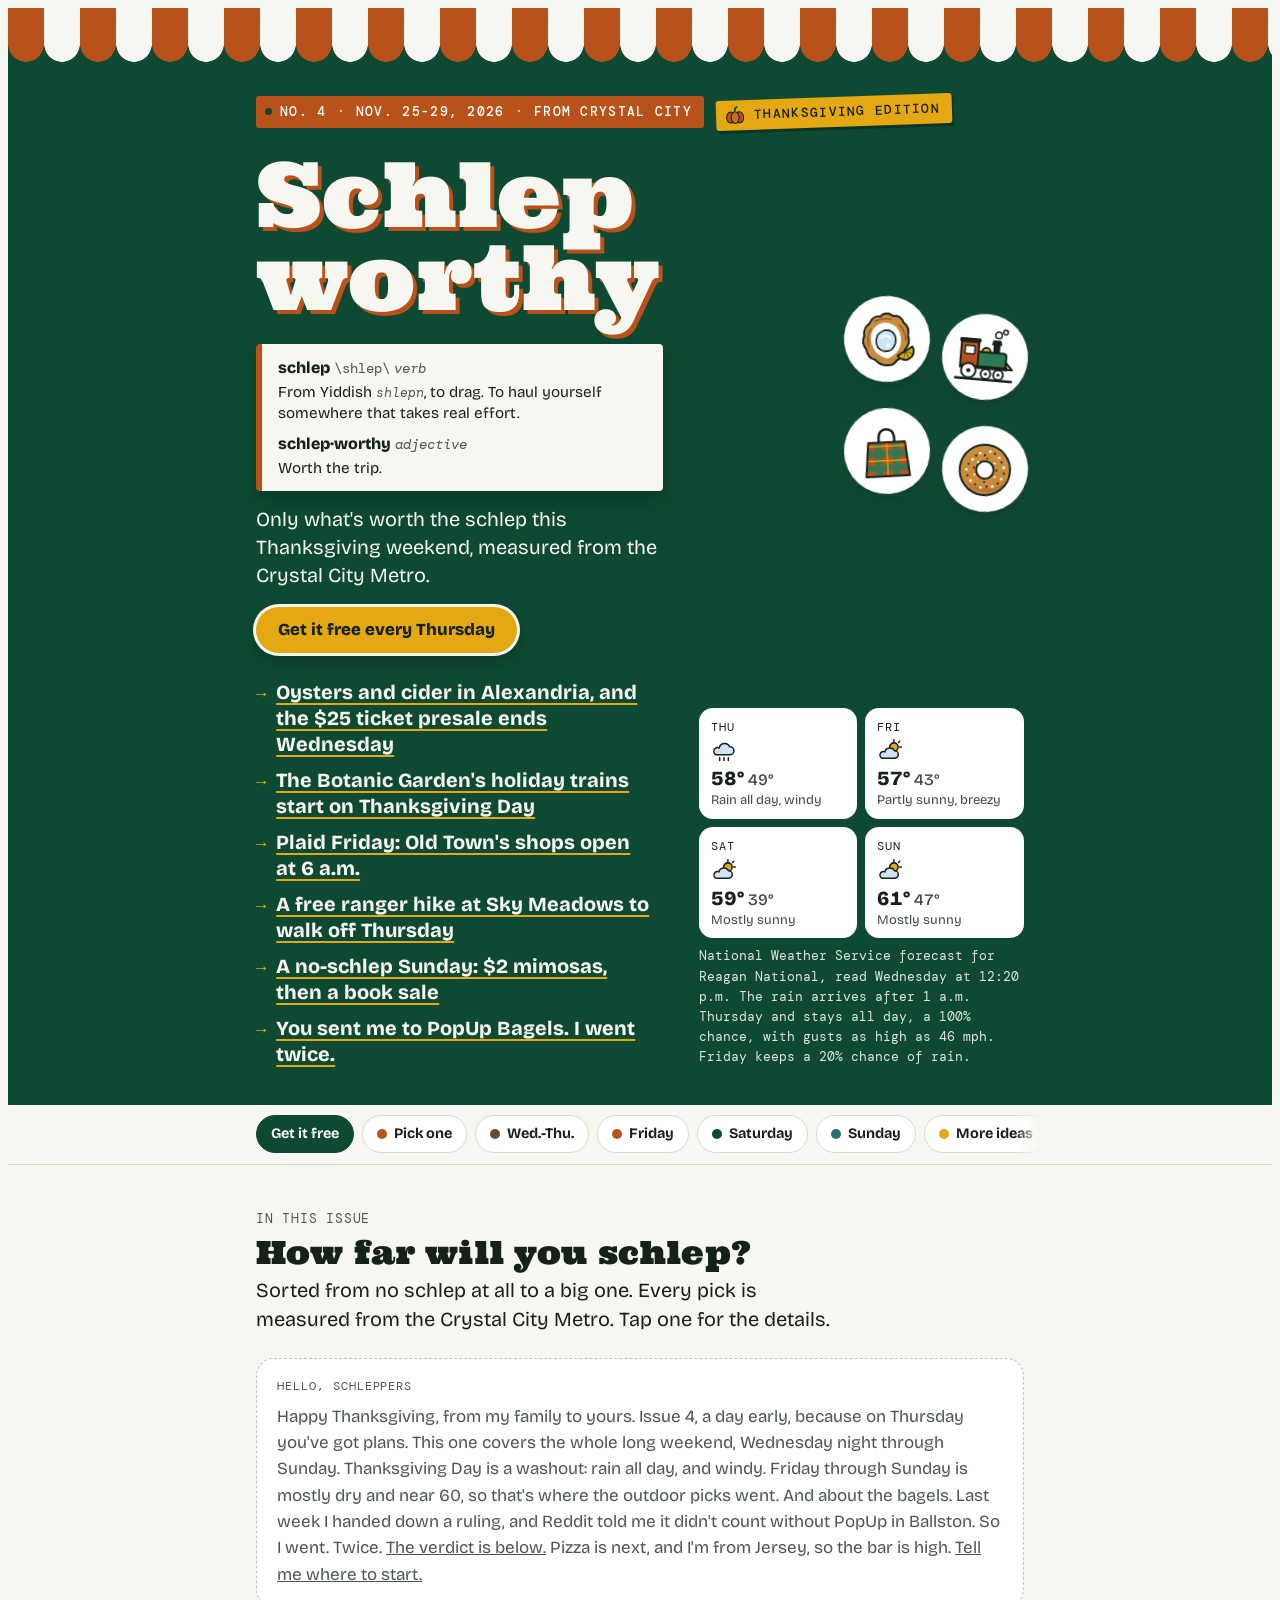
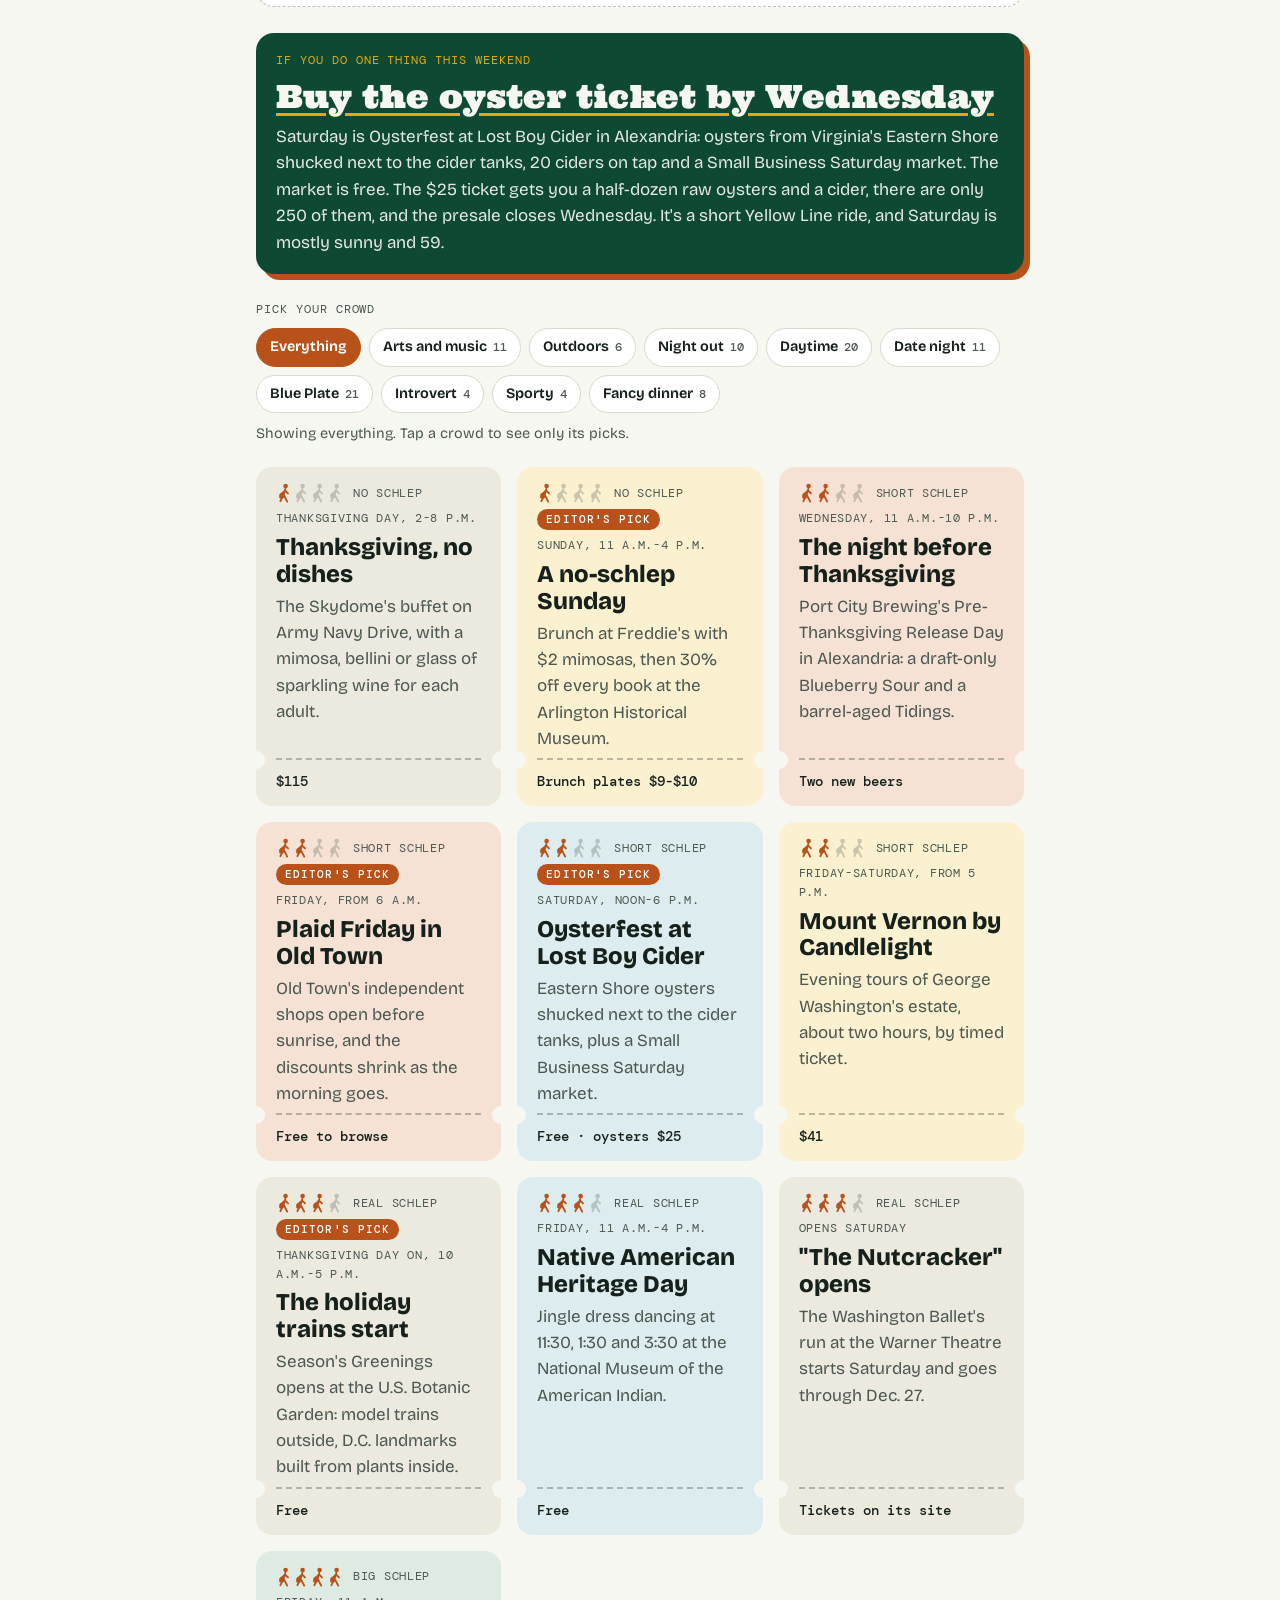
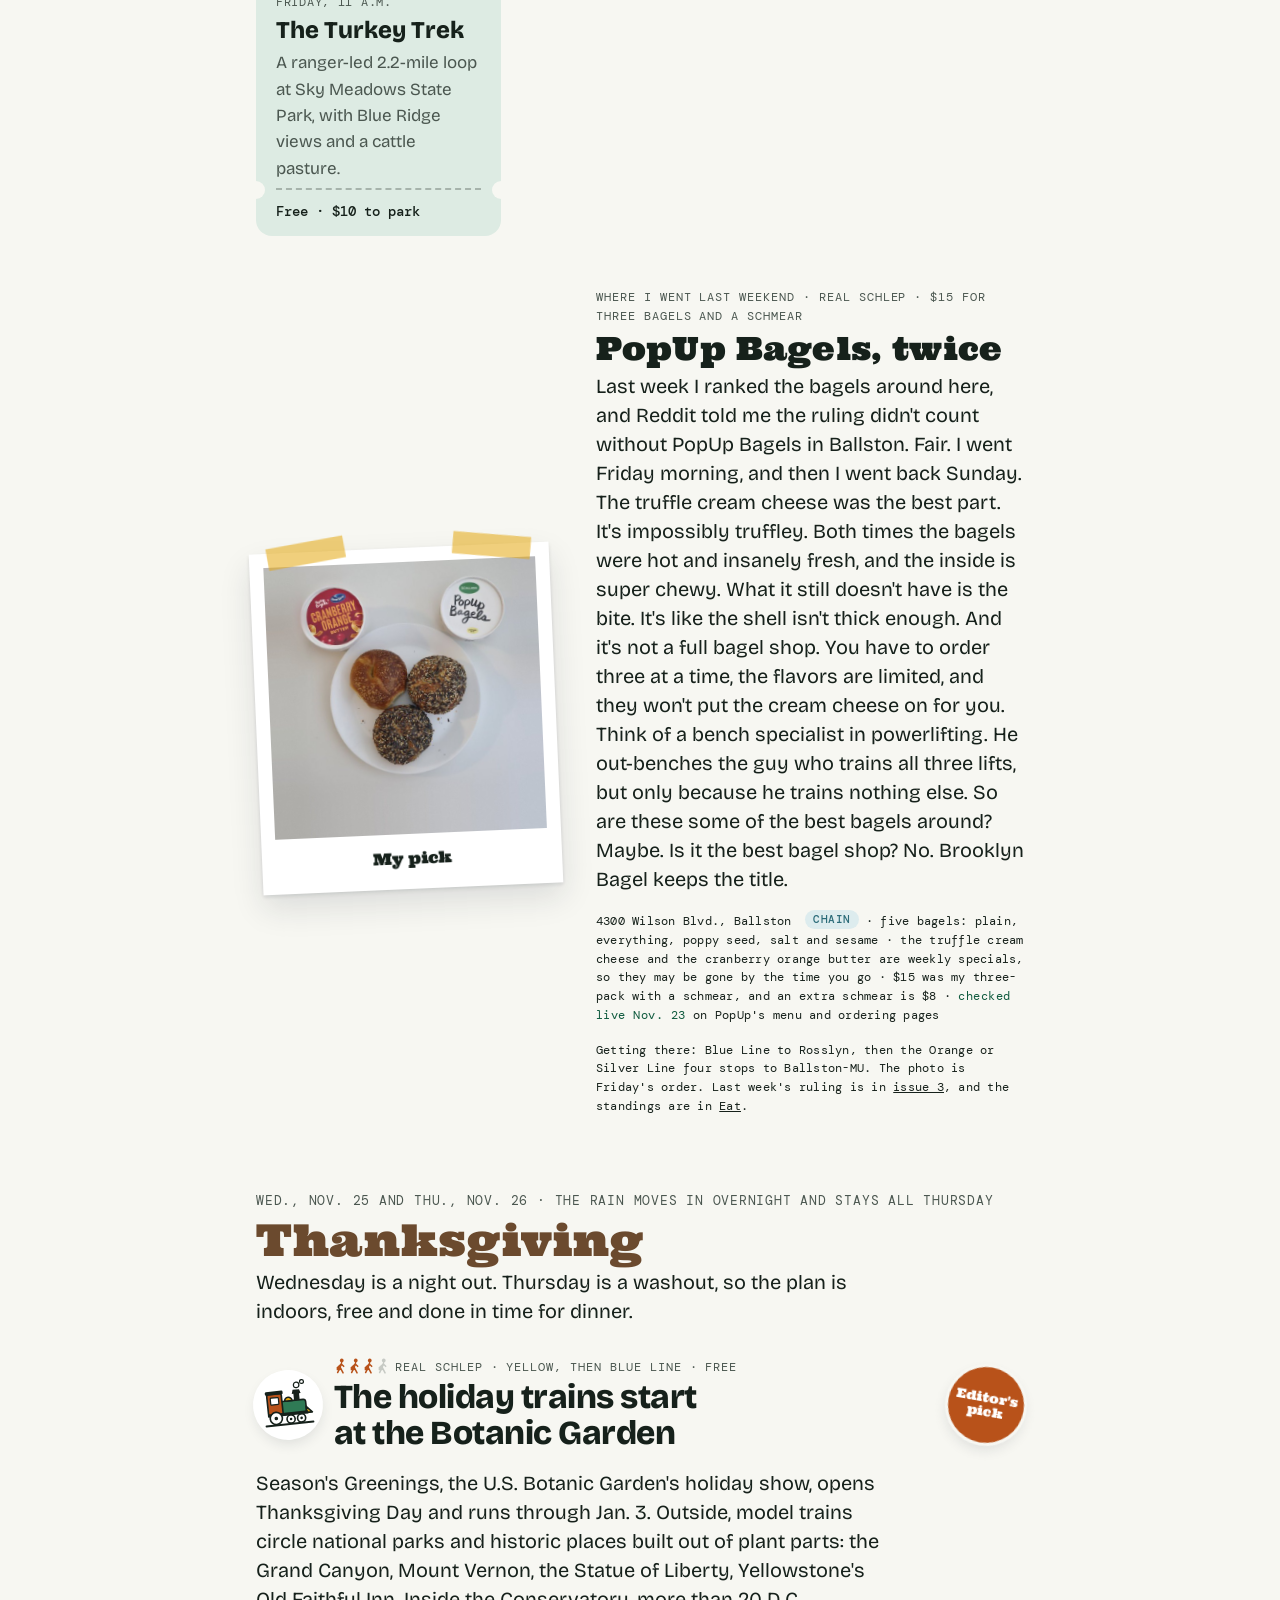
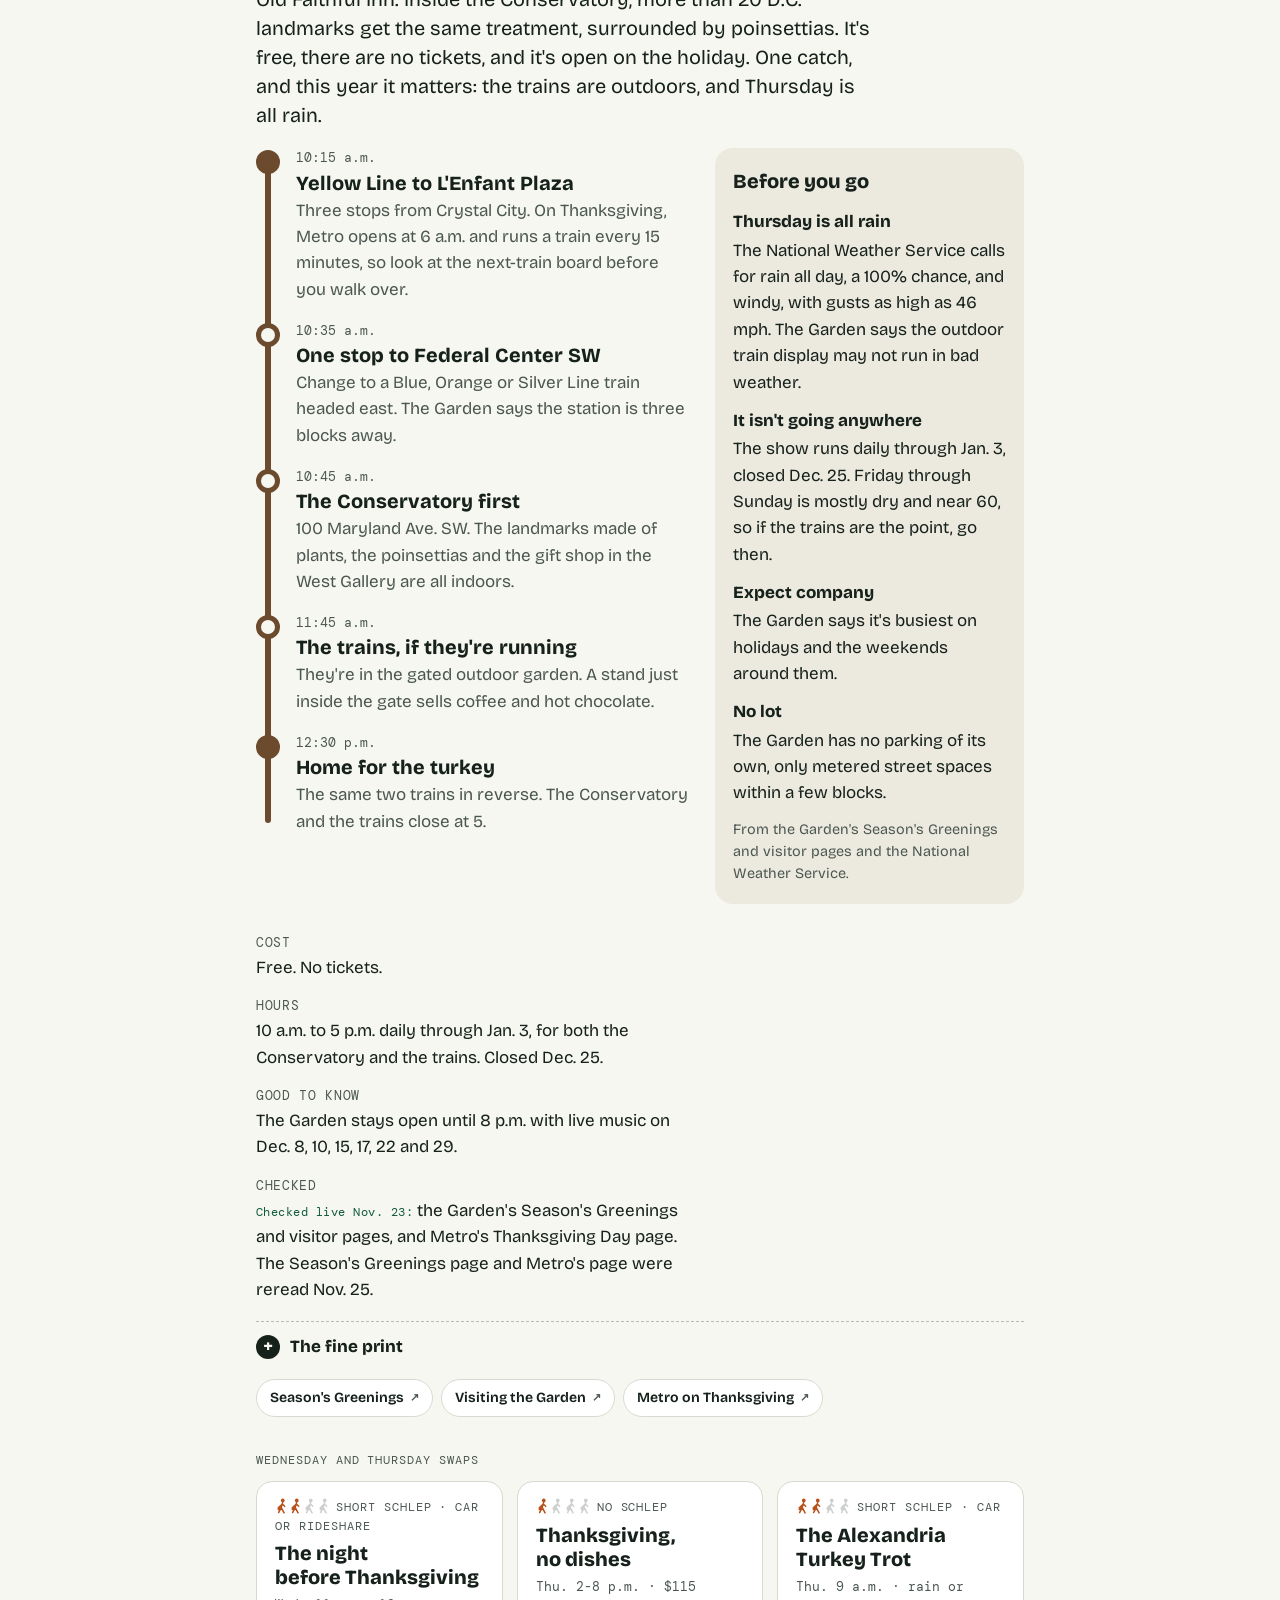
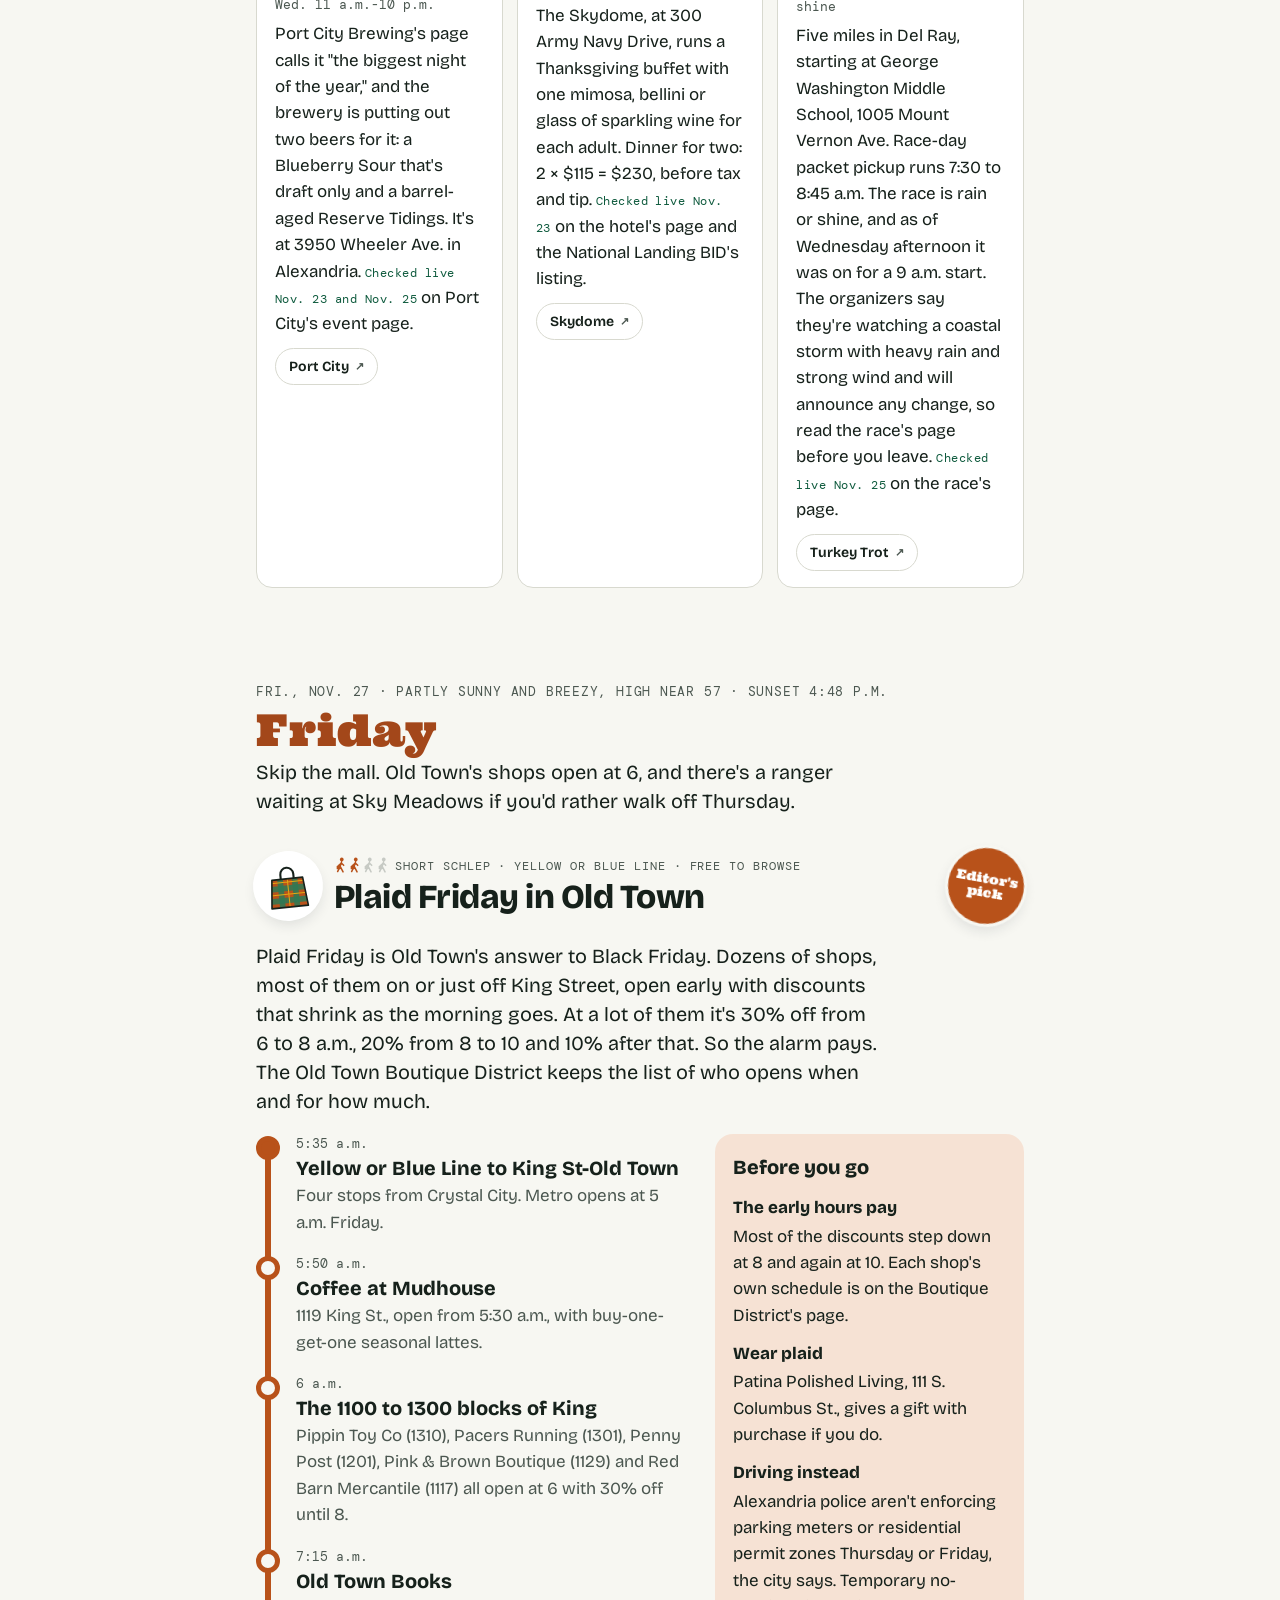
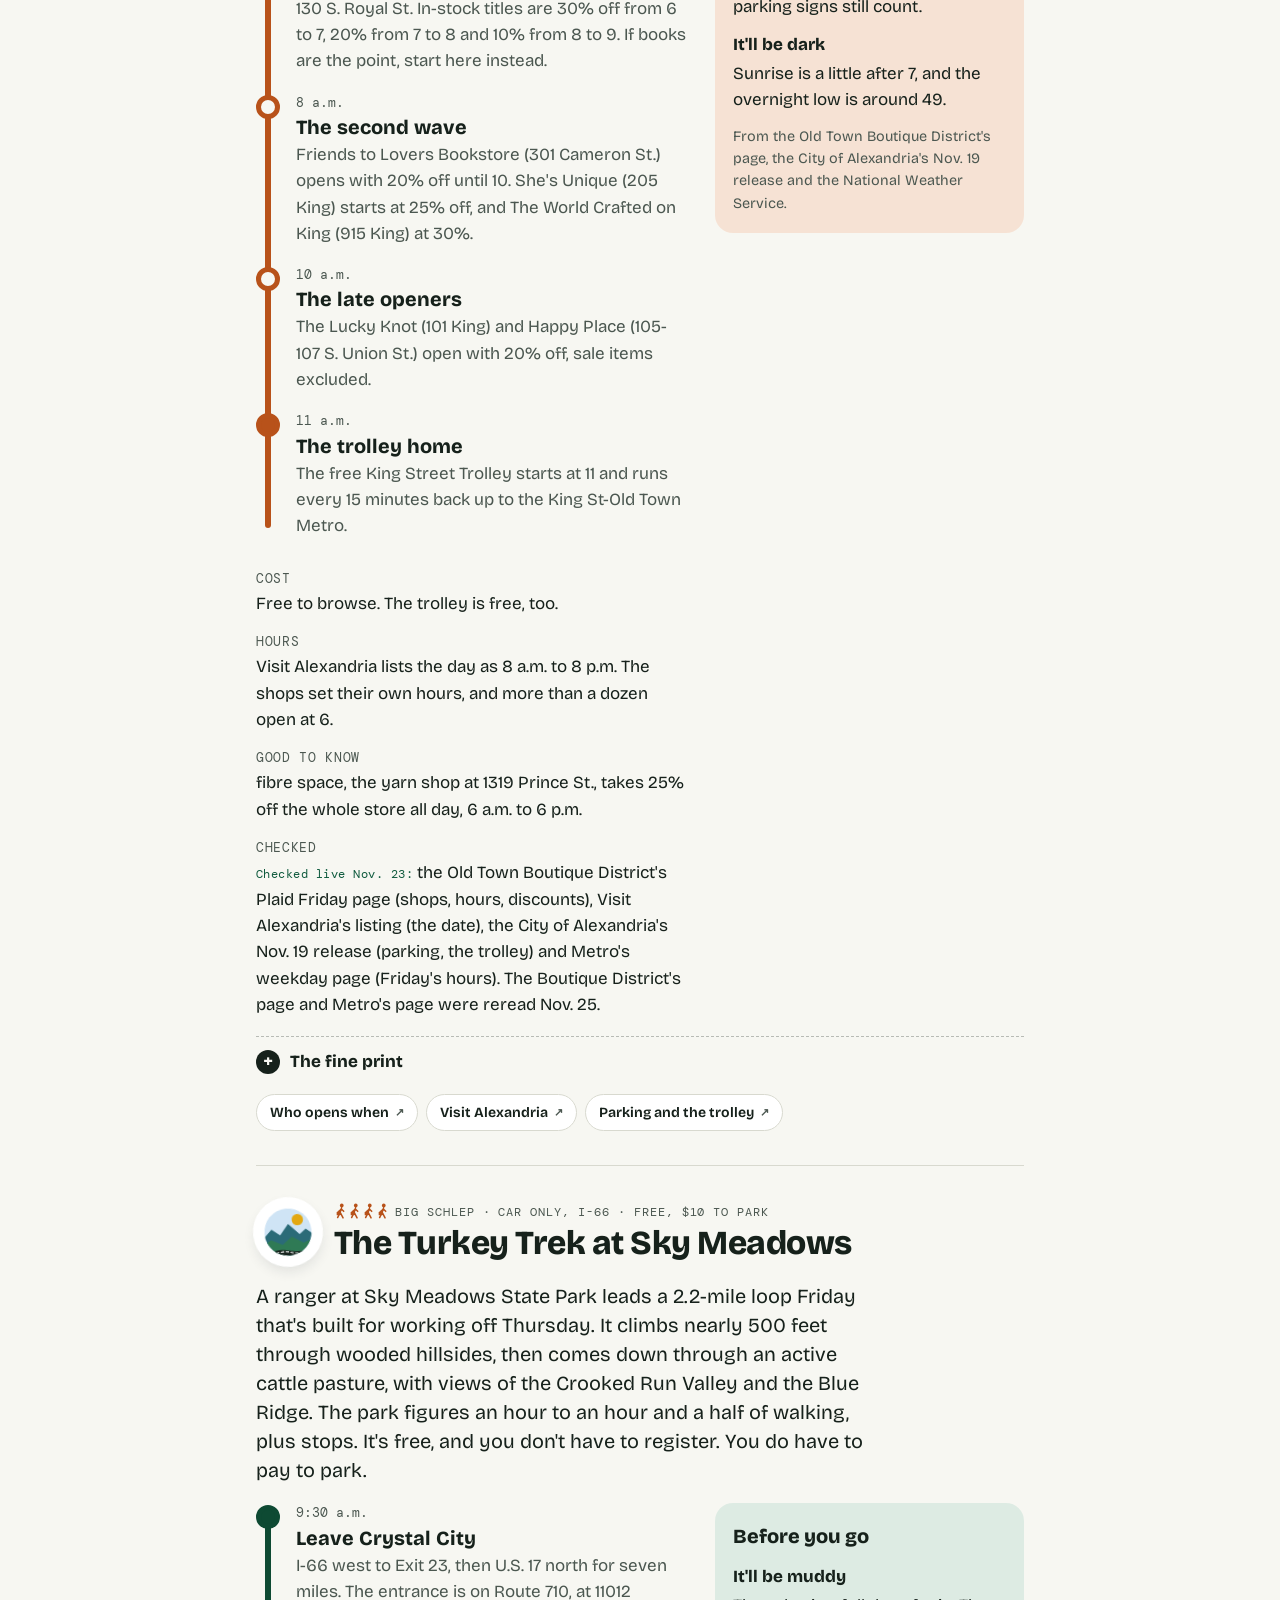
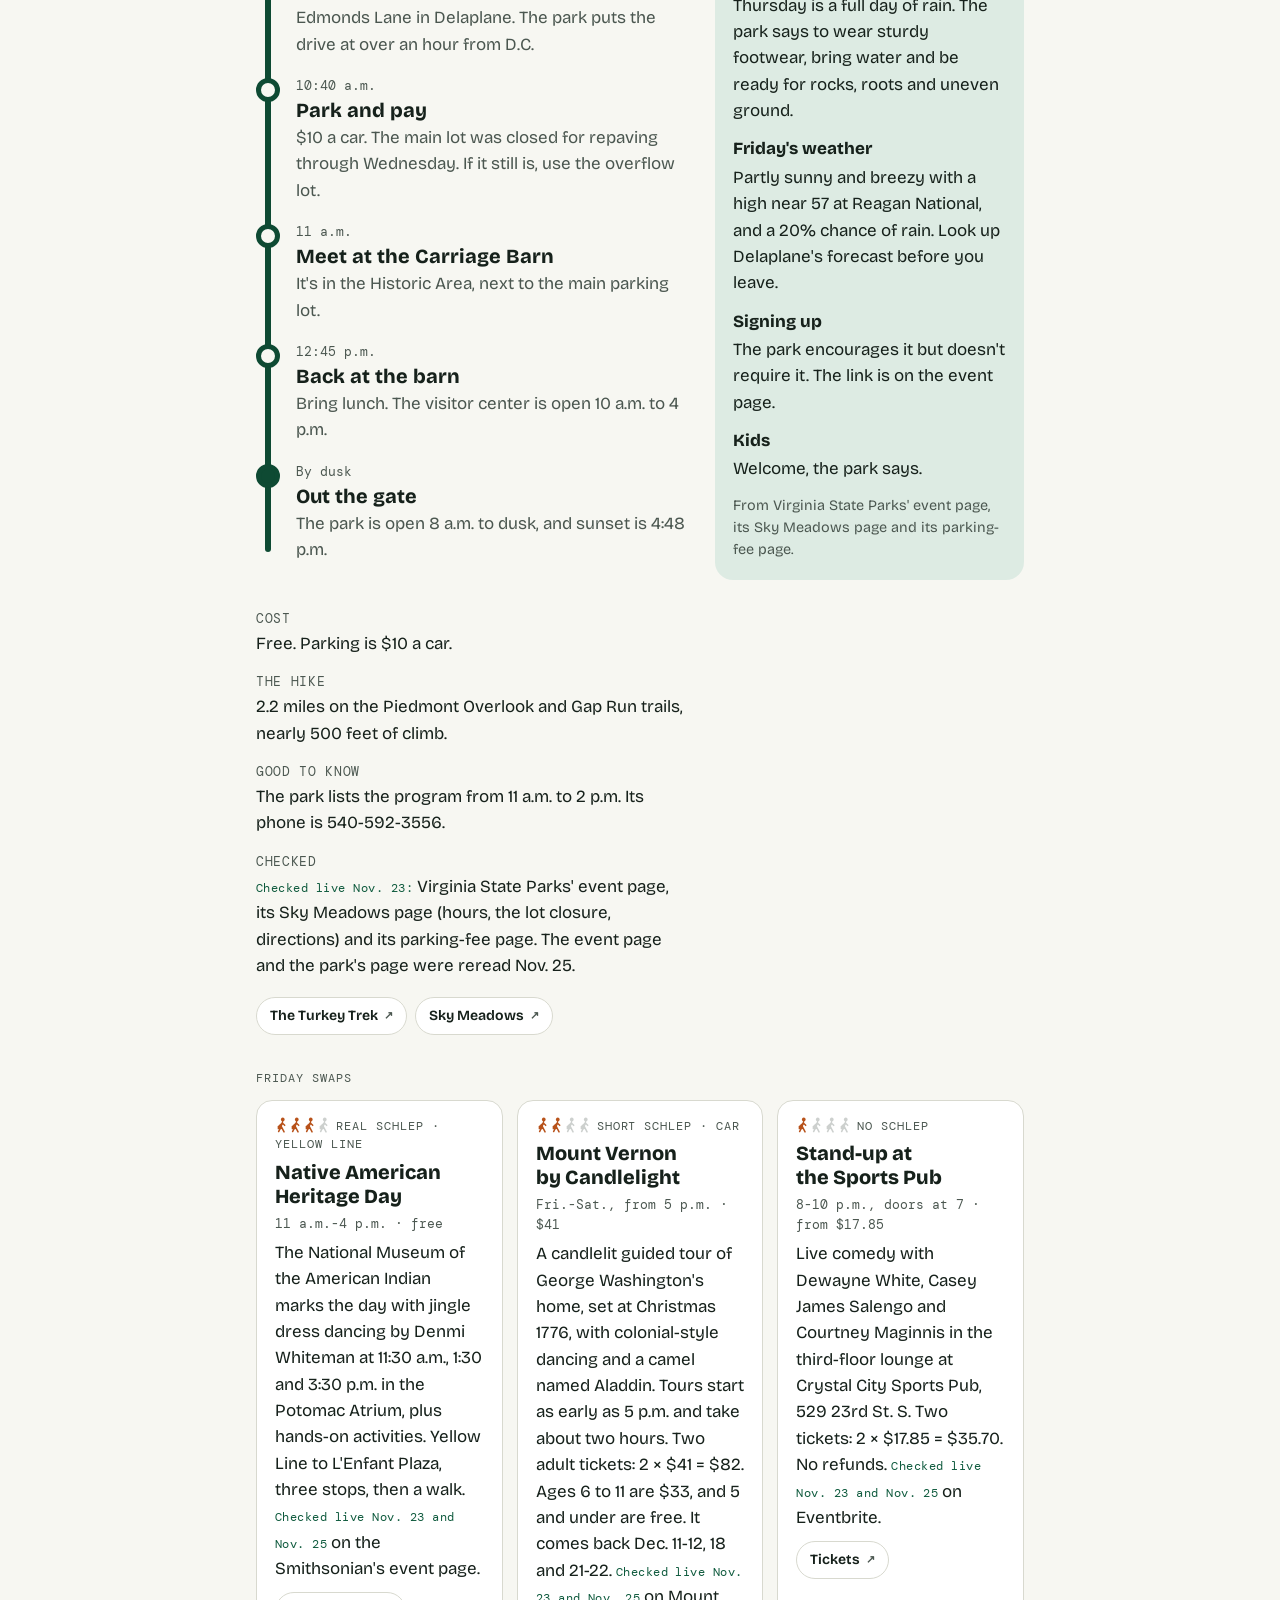
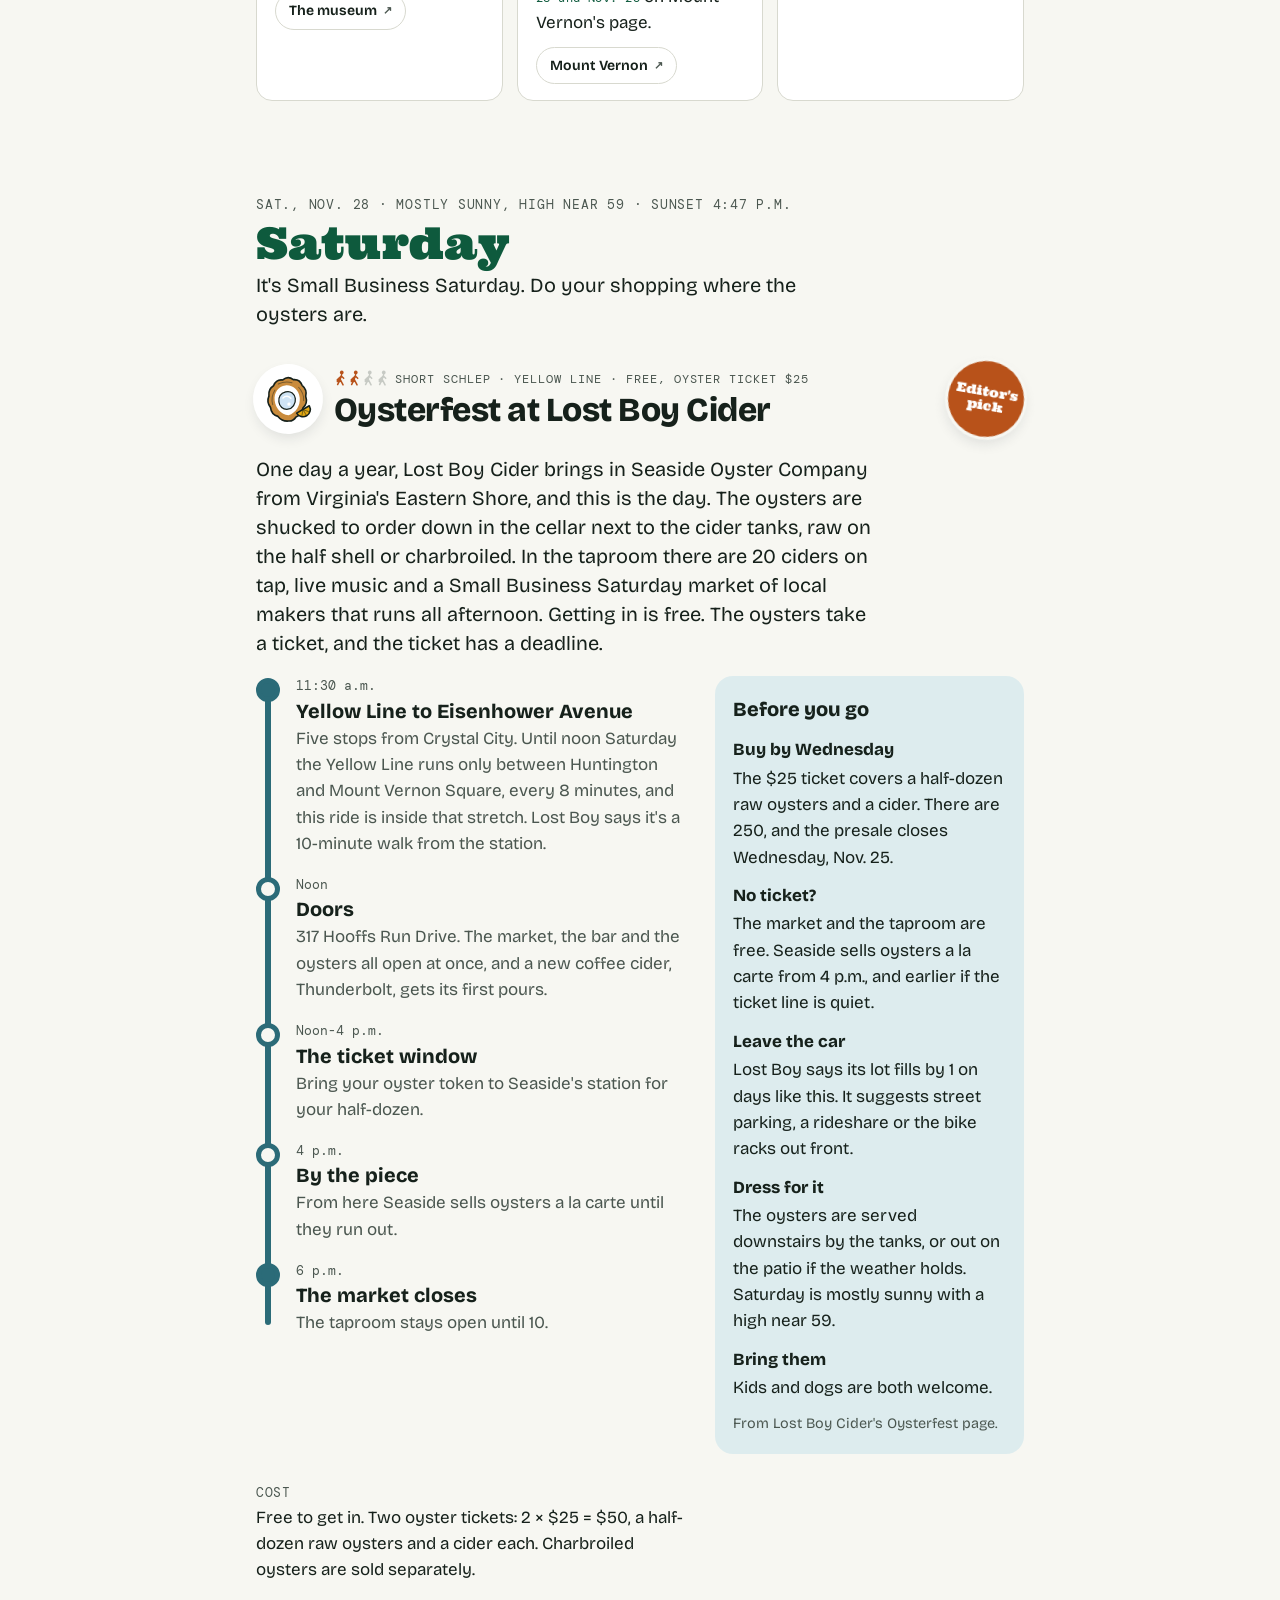
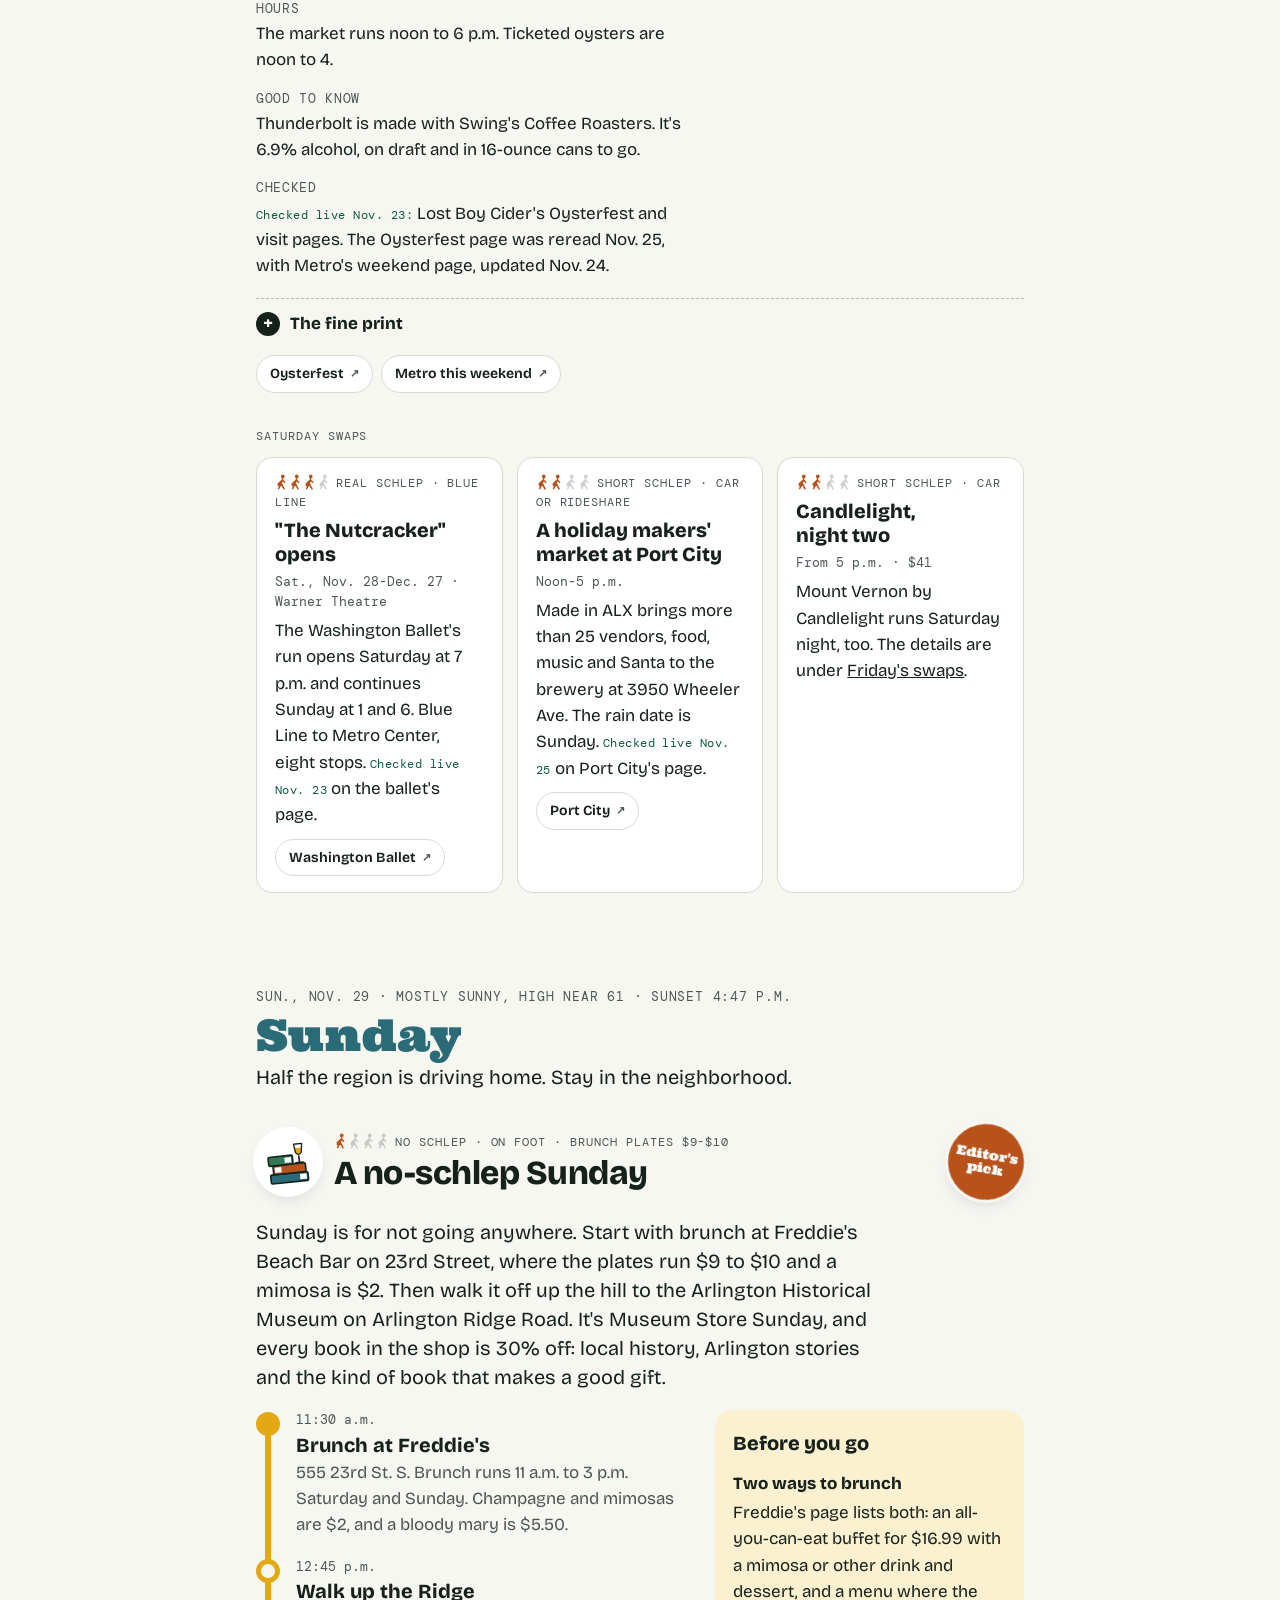
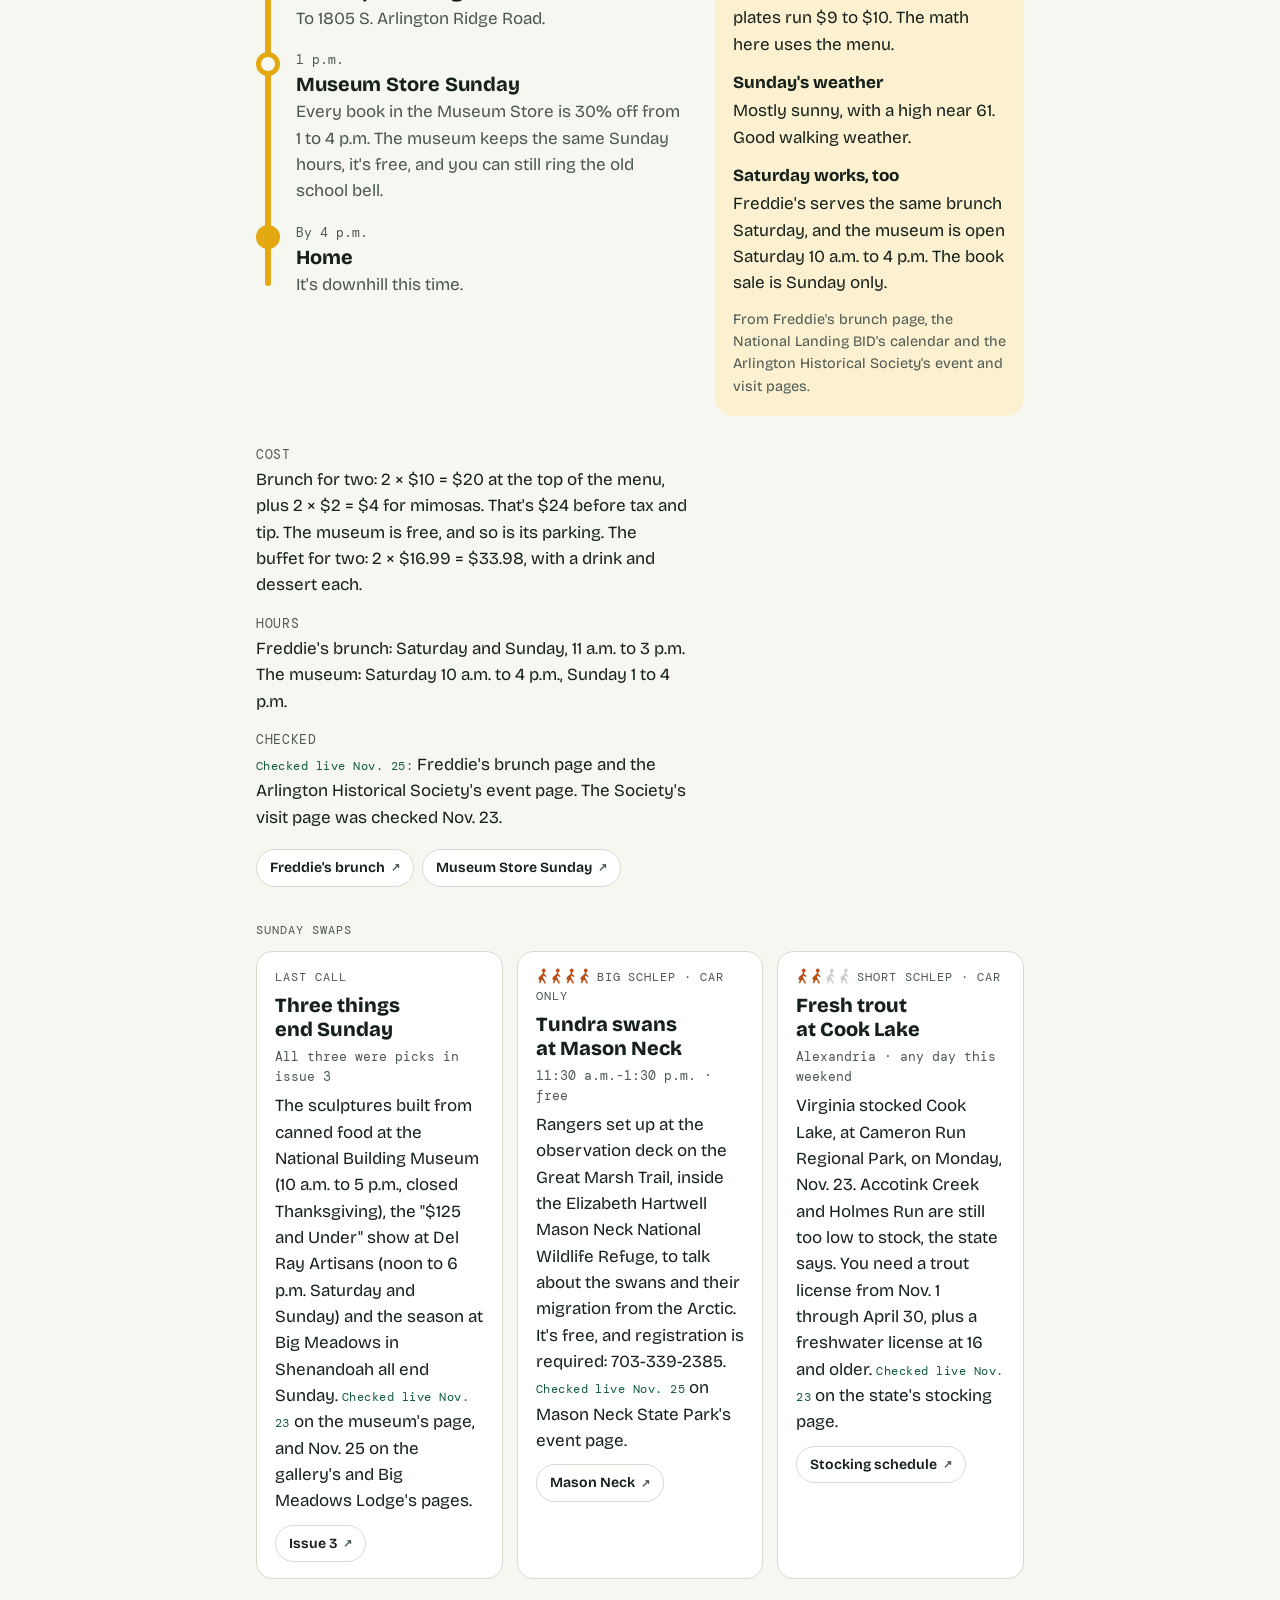
<file: no-4/index.html>
<!DOCTYPE html>
<html lang="en">
<head>
<meta charset="utf-8">
<meta name="viewport" content="width=device-width,initial-scale=1,viewport-fit=cover">
<title>Things to do near Crystal City this Thanksgiving weekend, Nov. 25-29 | Schlepworthy No. 4</title>
<meta name="description" content="A plan for a rainy Thanksgiving, Oysterfest at Lost Boy Cider, the Botanic Garden's holiday trains, Plaid Friday in Old Town, a ranger hike at Sky Meadows and the PopUp Bagels verdict, measured from the Crystal City Metro.">
<link rel="canonical" href="https://schlepworthy.com/no-4/">
<meta property="og:type" content="article">
<meta property="og:site_name" content="Schlepworthy">
<meta property="og:title" content="Things to do near Crystal City this Thanksgiving weekend, Nov. 25-29 | Schlepworthy No. 4">
<meta property="og:description" content="A plan for a rainy Thanksgiving, Oysterfest at Lost Boy Cider, the Botanic Garden's holiday trains, Plaid Friday in Old Town, a ranger hike at Sky Meadows and the PopUp Bagels verdict, measured from the Crystal City Metro.">
<meta property="og:url" content="https://schlepworthy.com/no-4/">
<meta property="og:image" content="https://schlepworthy.com/no-4/og.png">
<meta name="twitter:card" content="summary_large_image">
<meta name="claude:viewport-fit-sides" content="cover">
<link rel="preconnect" href="https://fonts.googleapis.com">
<link rel="preconnect" href="https://fonts.gstatic.com" crossorigin>
<link rel="stylesheet" href="https://fonts.googleapis.com/css2?family=Ultra&family=Bricolage+Grotesque:opsz,wght@12..96,300..800&family=DM+Mono:ital,wght@0,400;0,500;1,400&display=swap">
<style>
/* Base: the Weekend Edition chassis (tickets, routes, callouts, listings, checklist). skin.css overrides type, color and the cover for Schlepworthy. */
:root {
  --paper: #F5F6F2;
  --card: #FFFFFF;
  --ink: #1C2333;
  --ink-soft: #4B5466;
  --rule: #D9DCD3;
  --perf: rgba(28, 35, 51, 0.28);
  --gold: #F2B705;
  --gold-text: #8A6200;
  --blue: #1F6FB2;
  --red: #C8102E;
  --orange: #E8692C;
  --orange-text: #B4481A;
  --green: #3F7D4E;
  --purple: #5B3A99;
  --purple-text: #5B3A99;
  --tint-gold: #FFF2C4;
  --tint-blue: #E0ECF7;
  --tint-red: #FBE2E6;
  --tint-green: #E1EEE2;
  --tint-orange: #FDE5D8;
  --tint-purple: #ECE4F7;
  --on-color: #FFFFFF;
  --shadow: rgba(28, 35, 51, 0.12);
  --cover: #EE7A2E;
  --cover-ink: #1C2333;
  /* Sticker art always sits on white, so these stay fixed in both themes. */
  --st-paper: #FFFFFF;
  --st-ink: #1C2333;
  --st-ink-2: #3A4357;
  --st-gold: #F2B705;
  --st-glow: #FFE7A0;
  --st-orange: #E8692C;
  --st-red: #C8102E;
  --st-blue: #1F6FB2;
  --st-green: #3F7D4E;
  --st-sky: #CFE4F5;
  --st-wood: #C98B3C;
  --st-night: #2A2445;
  --st-purple: #5B3A99;
  --st-shadow: rgba(10, 14, 24, 0.22);

  --font-display: "Shrikhand", "Cooper Black", "Georgia", serif;
  --font-body: "Bricolage Grotesque", "Avenir Next", "Segoe UI", system-ui, sans-serif;
  --font-mono: "DM Mono", ui-monospace, "SFMono-Regular", Menlo, Consolas, monospace;

  --step--1: 0.8125rem;
  --step-0: 1.0625rem;
  --step-1: 1.25rem;
  --step-2: 1.5rem;
  --step-3: 2rem;
  --step-4: 2.75rem;
}
@media (prefers-color-scheme: dark) {
  :root:not([data-theme="light"]) {
    --paper: #12151D;
    --card: #1B202B;
    --ink: #EEF0F4;
    --ink-soft: #A9B0BE;
    --rule: #2C3343;
    --perf: rgba(238, 240, 244, 0.28);
    --gold: #F2C230;
    --gold-text: #F2C94C;
    --blue: #6AAEE8;
    --red: #F26B80;
    --orange: #FF8F57;
    --orange-text: #FF9B66;
    --green: #7CC08D;
    --purple: #B79BF0;
    --purple-text: #C2A9F5;
    --tint-gold: #2E2812;
    --tint-blue: #142536;
    --tint-red: #34181E;
    --tint-green: #16291B;
    --tint-orange: #36211A;
    --tint-purple: #241B36;
    --on-color: #12151D;
    --shadow: rgba(0, 0, 0, 0.38);
    --cover: #E0702A;
    color-scheme: dark;
  }
}
:root[data-theme="dark"] {
  --paper: #12151D;
  --card: #1B202B;
  --ink: #EEF0F4;
  --ink-soft: #A9B0BE;
  --rule: #2C3343;
  --perf: rgba(238, 240, 244, 0.28);
  --gold: #F2C230;
  --gold-text: #F2C94C;
  --blue: #6AAEE8;
  --red: #F26B80;
  --orange: #FF8F57;
  --orange-text: #FF9B66;
  --green: #7CC08D;
  --purple: #B79BF0;
  --purple-text: #C2A9F5;
  --tint-gold: #2E2812;
  --tint-blue: #142536;
  --tint-red: #34181E;
  --tint-green: #16291B;
  --tint-orange: #36211A;
  --tint-purple: #241B36;
  --on-color: #12151D;
  --shadow: rgba(0, 0, 0, 0.38);
  --cover: #E0702A;
  color-scheme: dark;
}

*, *::before, *::after { box-sizing: border-box; }
html { scroll-behavior: smooth; scroll-padding-top: 64px; }
body {
  background: var(--paper);
  color: var(--ink);
  font-family: var(--font-body);
  font-size: var(--step-0);
  line-height: 1.55;
  font-optical-sizing: auto;
  -webkit-font-smoothing: antialiased;
}
body::before {
  content: "";
  position: fixed;
  inset: 0 0 auto;
  height: env(safe-area-inset-top, 0px);
  z-index: 10;
  background: var(--paper);
}
a { color: inherit; }
:focus-visible { outline: 3px solid var(--blue); outline-offset: 3px; border-radius: 6px; }
h1, h2, h3, h4 { margin: 0; text-wrap: balance; }
p { margin: 0; }
ul, ol, dl { margin: 0; }

.wrap {
  width: 100%;
  max-width: 800px;
  margin-inline: auto;
  padding-left: max(16px, env(safe-area-inset-left, 0px));
  padding-right: max(16px, env(safe-area-inset-right, 0px));
}

/* SVG art */
.st-paper { fill: var(--st-paper); }
.st-ink { fill: var(--st-ink); }
.st-ink-2 { fill: var(--st-ink-2); }
.st-gold { fill: var(--st-gold); }
.st-glow { fill: var(--st-glow); }
.st-orange { fill: var(--st-orange); }
.st-red { fill: var(--st-red); }
.st-blue { fill: var(--st-blue); }
.st-green { fill: var(--st-green); }
.st-sky { fill: var(--st-sky); }
.st-wood { fill: var(--st-wood); }
.st-night { fill: var(--st-night); }
.st-purple { fill: var(--st-purple); }
.sk { fill: none; stroke: var(--st-ink); stroke-linecap: round; stroke-linejoin: round; }
.sk-paper { fill: none; stroke: var(--st-paper); stroke-linecap: round; stroke-linejoin: round; }
.sk-orange { fill: none; stroke: var(--st-orange); stroke-linecap: round; }
.sk-red { fill: none; stroke: var(--st-red); stroke-linecap: round; stroke-linejoin: round; }
.sk-green { fill: none; stroke: var(--st-green); stroke-linecap: round; stroke-linejoin: round; }
.sk-wood { fill: none; stroke: var(--st-wood); stroke-linecap: round; stroke-linejoin: round; }
.ol { fill: none; stroke: var(--st-ink); stroke-width: 2; stroke-linejoin: round; }
.edge { stroke: var(--st-ink); stroke-width: 2; stroke-linejoin: round; }
.svg-text { font-family: var(--font-mono); font-weight: 500; fill: var(--st-ink); }

/* Cover */
.cover { background: var(--cover); color: var(--cover-ink); }
.cover__inner { padding-block: 26px 30px; display: grid; gap: 22px; }
.eyebrow {
  font-family: var(--font-mono);
  font-size: var(--step--1);
  letter-spacing: 0.06em;
  text-transform: uppercase;
}
.masthead {
  font-family: var(--font-display);
  font-weight: 400;
  font-size: clamp(3rem, 14vw, 6.5rem);
  line-height: 0.95;
}
.masthead span { display: block; }
.cover__tags { display: flex; flex-wrap: wrap; align-items: center; gap: 10px 12px; margin-top: 14px; }
.stamp {
  display: inline-block;
  padding: 4px 11px;
  border: 2.5px solid var(--st-purple);
  border-radius: 6px;
  background: var(--st-paper);
  color: var(--st-purple);
  font-family: var(--font-mono);
  font-weight: 500;
  font-size: var(--step--1);
  letter-spacing: 0.14em;
  text-transform: uppercase;
  transform: rotate(-6deg);
}
.kicker-pt {
  display: inline-block;
  padding: 4px 12px;
  border-radius: 999px;
  background: var(--st-paper);
  color: var(--st-ink);
  font-weight: 700;
  font-size: var(--step--1);
  letter-spacing: 0.14em;
  text-transform: uppercase;
  transform: rotate(2deg);
}
.cover__stickers { display: flex; flex-wrap: wrap; gap: 14px; }
.sticker {
  width: 78px;
  height: 78px;
  border-radius: 50%;
  background: var(--st-paper);
  display: grid;
  place-items: center;
  box-shadow: 0 0 0 4px var(--st-paper), 0 8px 18px var(--st-shadow);
  transform: rotate(var(--tilt, 0deg));
  animation: settle 700ms cubic-bezier(0.2, 0.9, 0.3, 1.3) both;
  animation-delay: var(--delay, 0ms);
}
.sticker svg { width: 62px; height: 62px; }
@keyframes settle {
  from { transform: rotate(calc(var(--tilt, 0deg) - 14deg)) scale(0.88); }
  to { transform: rotate(var(--tilt, 0deg)) scale(1); }
}
.coverlines { list-style: none; padding: 0; display: grid; gap: 10px; max-width: 36ch; }
.coverlines li { display: flex; gap: 10px; align-items: baseline; }
.coverlines li::before { content: "→"; font-family: var(--font-mono); font-weight: 500; }
.coverlines a {
  font-weight: 750;
  font-size: var(--step-1);
  line-height: 1.3;
  text-decoration: underline;
  text-decoration-thickness: 2px;
  text-underline-offset: 4px;
}
.forecast { display: grid; grid-template-columns: repeat(3, minmax(0, 1fr)); gap: 8px; }
.wx {
  background: var(--st-paper);
  color: var(--st-ink);
  border-radius: 14px;
  padding: 10px 12px;
  display: grid;
  gap: 2px;
  justify-items: start;
  align-content: start;
}
.wx svg { width: 26px; height: 26px; }
.wx__day { font-family: var(--font-mono); font-size: 0.75rem; letter-spacing: 0.08em; text-transform: uppercase; }
.wx__temps { font-weight: 800; font-size: var(--step-1); line-height: 1.2; font-variant-numeric: tabular-nums; }
.wx__temps small { font-weight: 500; font-size: 0.8em; color: var(--st-ink-2); }
.wx__note { font-size: 0.8125rem; line-height: 1.3; color: var(--st-ink-2); }
.forecast__note { grid-column: 1 / -1; font-family: var(--font-mono); font-size: var(--step--1); }

@media (min-width: 720px) {
  .cover__inner {
    grid-template-columns: minmax(0, 1.25fr) minmax(0, 1fr);
    grid-template-areas: "eyebrow eyebrow" "title stickers" "lines forecast";
    column-gap: 36px;
    row-gap: 26px;
    padding-block: 34px 38px;
  }
  .eyebrow { grid-area: eyebrow; }
  .cover__title { grid-area: title; }
  .cover__stickers {
    grid-area: stickers;
    align-self: center;
    justify-self: end;
    display: grid;
    grid-template-columns: repeat(2, 78px);
    gap: 16px 20px;
  }
  .cover__stickers .sticker:nth-child(even) { margin-top: 18px; }
  .coverlines { grid-area: lines; }
  .forecast { grid-area: forecast; align-self: end; }
}

/* Contents bar */
.toc {
  position: sticky;
  top: env(safe-area-inset-top, 0px);
  z-index: 5;
  background: var(--paper);
  border-bottom: 1px solid var(--rule);
}
.toc__list {
  list-style: none;
  padding: 10px 0;
  display: flex;
  gap: 8px;
  overflow-x: auto;
  scrollbar-width: none;
}
.toc__list::-webkit-scrollbar { display: none; }
.toc a {
  display: inline-flex;
  align-items: center;
  gap: 7px;
  padding: 7px 14px;
  border-radius: 999px;
  border: 1.5px solid var(--rule);
  background: var(--card);
  font-weight: 700;
  font-size: 0.9rem;
  text-decoration: none;
  white-space: nowrap;
  transition: border-color 140ms ease;
}
.toc a:hover { border-color: var(--ink); }
.dot { display: inline-block; width: 10px; height: 10px; border-radius: 50%; background: var(--c, var(--ink)); flex: none; }

/* Sections */
.section { padding-block: 44px 8px; }
.section-head { display: grid; gap: 6px; margin-bottom: 24px; }
.kicker {
  font-family: var(--font-mono);
  font-size: var(--step--1);
  letter-spacing: 0.06em;
  text-transform: uppercase;
  color: var(--ink-soft);
}
.section-title { font-weight: 800; font-size: var(--step-3); line-height: 1.1; letter-spacing: -0.01em; }
.day-title {
  font-family: var(--font-display);
  font-weight: 400;
  font-size: var(--step-4);
  line-height: 1;
  color: var(--c, var(--ink));
}
.title-row { display: flex; align-items: center; flex-wrap: wrap; gap: 6px 14px; }
.pt-day {
  display: inline-block;
  padding: 3px 12px;
  border-radius: 999px;
  border: 1.5px solid var(--rule);
  background: var(--card);
  color: var(--ink-soft);
  font-weight: 700;
  font-size: var(--step--1);
  letter-spacing: 0.06em;
  transform: rotate(-3deg);
}
.dek { font-size: var(--step-1); line-height: 1.45; max-width: 46ch; }
.label {
  font-family: var(--font-mono);
  font-size: 0.75rem;
  letter-spacing: 0.08em;
  text-transform: uppercase;
  color: var(--ink-soft);
}

/* Editor's note */
.ednote {
  display: grid;
  gap: 8px;
  padding: 18px 20px;
  border-radius: 18px;
  border: 1.5px dashed var(--perf);
  background: var(--card);
  margin-bottom: 26px;
}
.ednote p:last-child { color: var(--ink-soft); }

/* Energy-sorted tickets */
.glance { display: grid; gap: 16px; grid-template-columns: repeat(auto-fit, minmax(min(100%, 230px), 1fr)); }
.ticket {
  position: relative;
  display: grid;
  gap: 6px;
  align-content: start;
  grid-template-rows: auto auto auto 1fr auto;
  padding: 16px 20px 14px;
  border-radius: 16px;
  background: var(--t, var(--tint-gold));
  color: var(--ink);
  text-decoration: none;
  transition: transform 160ms ease;
}
.ticket:hover { transform: translateY(-2px); }
.ticket::before,
.ticket::after {
  content: "";
  position: absolute;
  bottom: 37px;
  width: 18px;
  height: 18px;
  border-radius: 50%;
  background: var(--paper);
}
.ticket::before { left: -9px; }
.ticket::after { right: -9px; }
.ticket__when { font-family: var(--font-mono); font-size: 0.75rem; letter-spacing: 0.06em; text-transform: uppercase; color: var(--ink-soft); }
.ticket__title { font-weight: 800; font-size: var(--step-2); line-height: 1.12; }
.ticket__note { color: var(--ink-soft); }
.ticket__stub {
  margin-top: auto;
  padding-top: 10px;
  border-top: 2px dashed var(--perf);
  font-family: var(--font-mono);
  font-weight: 500;
  font-size: 0.9rem;
  line-height: 22px;
}

.energy {
  display: inline-flex;
  align-items: center;
  gap: 10px;
  font-family: var(--font-mono);
  font-size: 0.75rem;
  letter-spacing: 0.06em;
  text-transform: uppercase;
  color: var(--ink-soft);
}
.energy__bars {
  position: relative;
  display: inline-grid;
  grid-template-columns: repeat(4, 7px);
  gap: 2px;
  padding: 2px;
  border: 2px solid var(--ink);
  border-radius: 5px;
}
.energy__bars::after {
  content: "";
  position: absolute;
  right: -6px;
  top: 50%;
  width: 3px;
  height: 7px;
  transform: translateY(-50%);
  border-radius: 0 2px 2px 0;
  background: var(--ink);
}
.energy__bars i { display: block; height: 11px; border-radius: 1.5px; background: transparent; }
.energy__bars[data-level="1"] i:nth-child(-n+1),
.energy__bars[data-level="2"] i:nth-child(-n+2),
.energy__bars[data-level="3"] i:nth-child(-n+3),
.energy__bars[data-level="4"] i:nth-child(-n+4) { background: var(--green); }

/* Features */
.feature { position: relative; display: grid; gap: 18px; padding-block: 8px 34px; }
.feature + .feature:not(.feature--box) { border-top: 1px solid var(--rule); padding-top: 34px; }
.feature__top { display: flex; align-items: center; gap: 14px; }
.feature__top > div { flex: 1; min-width: 0; display: grid; gap: 4px; }
.spot {
  flex: none;
  width: 64px;
  height: 64px;
  border-radius: 50%;
  background: var(--st-paper);
  display: grid;
  place-items: center;
  box-shadow: 0 0 0 3px var(--st-paper), 0 6px 14px var(--shadow);
  transform: rotate(-6deg);
}
.spot svg { width: 52px; height: 52px; }
.feature__title {
  font-weight: 800;
  font-size: clamp(1.55rem, 6vw, 2.1rem);
  line-height: 1.06;
  letter-spacing: -0.015em;
}
.pick {
  flex: none;
  width: 76px;
  height: 76px;
  border-radius: 50%;
  display: grid;
  place-items: center;
  text-align: center;
  font-family: var(--font-display);
  font-size: 0.82rem;
  line-height: 1.05;
  background: var(--orange);
  color: var(--cover-ink);
  transform: rotate(10deg);
  box-shadow: 0 0 0 3px var(--st-paper), 0 6px 14px var(--shadow);
}
.feature__dek { font-size: var(--step-1); line-height: 1.45; max-width: 48ch; }
.feature__body { display: grid; gap: 26px; }
@media (min-width: 720px) {
  .feature__body { grid-template-columns: minmax(0, 1.4fr) minmax(0, 1fr); align-items: start; }
}
.feature--box {
  background: var(--tint-purple);
  border-radius: 22px;
  padding: 24px 22px 26px;
  margin-block: 8px 12px;
}
.feature--box + .feature { border-top: 0; padding-top: 22px; }

/* Transit-line itineraries */
.route { list-style: none; padding: 0; position: relative; display: grid; gap: 18px; min-width: 0; }
.route::before {
  content: "";
  position: absolute;
  left: 9px;
  top: 12px;
  bottom: 12px;
  width: 6px;
  border-radius: 3px;
  background: var(--line);
}
.route--gold { --line: var(--gold); }
.route--green { --line: var(--green); }
.route--orange { --line: var(--orange); }
.route--blue { --line: var(--blue); }
.route--red { --line: var(--red); }
.route--purple { --line: var(--purple); }
.stop { position: relative; padding-left: 40px; display: grid; gap: 2px; min-width: 0; }
.stop::before {
  content: "";
  position: absolute;
  left: 0;
  top: 2px;
  width: 24px;
  height: 24px;
  border-radius: 50%;
  background: var(--paper);
  border: 5px solid var(--line);
}
.stop--end::before { background: var(--line); }
.stop__when { font-family: var(--font-mono); font-size: 0.8125rem; color: var(--ink-soft); font-variant-numeric: tabular-nums; }
.stop__what { font-weight: 750; font-size: var(--step-1); line-height: 1.25; }
.stop__more { color: var(--ink-soft); }

/* Marquee */
.marquee-wrap { filter: drop-shadow(0 5px 12px var(--shadow)); min-width: 0; }
.marquee {
  background: var(--card);
  border-radius: 16px;
  padding: 18px 18px 16px;
  display: grid;
  gap: 10px;
}
.marquee__title { font-weight: 800; font-size: var(--step-1); display: flex; align-items: center; gap: 8px; }
.marquee__title::before {
  content: "";
  width: 10px;
  height: 10px;
  border-radius: 50%;
  background: var(--orange);
  box-shadow: 14px 0 0 var(--purple), 28px 0 0 var(--gold);
  margin-right: 30px;
}
.shows { list-style: none; padding: 0; display: grid; }
.show {
  display: grid;
  grid-template-columns: minmax(0, 1fr) auto;
  column-gap: 12px;
  padding-block: 8px;
  border-bottom: 1px dotted var(--rule);
}
.show:last-child { border-bottom: 0; }
.show__title { font-weight: 750; line-height: 1.25; }
.show__meta { grid-column: 1; font-family: var(--font-mono); font-size: 0.75rem; color: var(--ink-soft); }
.show__times {
  grid-column: 2;
  grid-row: 1 / span 2;
  align-self: center;
  text-align: right;
  font-family: var(--font-mono);
  font-size: 0.875rem;
  font-weight: 500;
  font-variant-numeric: tabular-nums;
}
.marquee__note { font-size: 0.8125rem; color: var(--ink-soft); }

/* Facts and add-ons */
.facts { display: grid; gap: 12px; }
.facts div { display: grid; grid-template-columns: 8rem minmax(0, 1fr); gap: 12px; }
.facts dt {
  font-family: var(--font-mono);
  font-size: 0.8125rem;
  letter-spacing: 0.05em;
  text-transform: uppercase;
  color: var(--ink-soft);
  padding-top: 3px;
}
.facts dd { margin: 0; }
@media (max-width: 460px) {
  .facts div { grid-template-columns: 1fr; gap: 2px; }
}
@media (min-width: 720px) {
  .feature__body .facts div { grid-template-columns: 1fr; gap: 2px; }
}
.addon {
  display: grid;
  gap: 6px;
  padding: 14px 16px;
  border-radius: 14px;
  background: var(--card);
}
.addon--alert { background: var(--tint-orange); }
.stack { display: grid; gap: 14px; align-content: start; min-width: 0; }
.addon--pt { background: var(--tint-gold); }

/* Fine print */
.fine { border-top: 1px dashed var(--perf); padding-top: 12px; }
.fine summary {
  cursor: pointer;
  list-style: none;
  display: inline-flex;
  align-items: center;
  gap: 10px;
  font-weight: 750;
}
.fine summary::-webkit-details-marker { display: none; }
.fine summary::before {
  content: "+";
  display: inline-grid;
  place-items: center;
  width: 24px;
  height: 24px;
  border-radius: 50%;
  background: var(--ink);
  color: var(--paper);
  font-family: var(--font-mono);
  font-size: 1rem;
  line-height: 1;
}
.fine[open] summary::before { content: "\2212"; }
.fine ul { margin-top: 10px; padding-left: 1.2em; display: grid; gap: 7px; color: var(--ink-soft); }

/* Link chips */
.chips { list-style: none; padding: 0; display: flex; flex-wrap: wrap; gap: 8px; }
.chip {
  display: inline-flex;
  align-items: center;
  gap: 6px;
  padding: 7px 13px;
  border-radius: 999px;
  border: 1.5px solid var(--rule);
  background: var(--card);
  color: var(--ink);
  font-weight: 650;
  font-size: 0.875rem;
  text-decoration: none;
  transition: border-color 140ms ease, transform 140ms ease;
}
.chip:hover { border-color: var(--ink); transform: translateY(-1px); }
.chip::after { content: "↗"; font-family: var(--font-mono); font-size: 0.8em; color: var(--ink-soft); }

/* Swaps */
.alts { display: grid; gap: 14px; grid-template-columns: repeat(auto-fit, minmax(min(100%, 220px), 1fr)); margin-bottom: 8px; }
.alt {
  display: grid;
  gap: 6px;
  align-content: start;
  padding: 16px 18px;
  border-radius: 16px;
  border: 1.5px solid var(--rule);
  background: var(--card);
}
.alt h4 { font-weight: 800; font-size: var(--step-1); line-height: 1.2; }
.alt__meta { font-family: var(--font-mono); font-size: 0.8125rem; color: var(--ink-soft); }
.alt .chip { justify-self: start; margin-top: 4px; }

.swaps { display: grid; gap: 12px; padding-block: 0 34px; }
.swaps + .feature { border-top: 1px solid var(--rule); padding-top: 34px; }

/* Callouts */
.callout {
  display: grid;
  gap: 12px;
  align-content: start;
  padding: 18px;
  border-radius: 18px;
  background: var(--tint-blue);
  min-width: 0;
}
.callout--purple { background: var(--tint-purple); }
.callout--gold { background: var(--tint-gold); }
.callout h4 { display: flex; align-items: center; gap: 10px; font-weight: 800; font-size: var(--step-1); }
.callout h4 svg { width: 32px; height: 32px; flex: none; }
.closures { list-style: none; padding: 0; display: grid; gap: 12px; }
.closures li { display: grid; gap: 2px; }
.closures .hrs { font-family: var(--font-mono); font-size: 0.8125rem; font-weight: 500; }
.callout__note { font-size: 0.9rem; color: var(--ink-soft); }

/* Listings */
.groups { display: grid; gap: 34px; }
.group__title { display: flex; align-items: center; gap: 10px; font-weight: 800; font-size: var(--step-2); margin-bottom: 6px; }
.group__title .dot { width: 14px; height: 14px; }
.group__dek { color: var(--ink-soft); margin-bottom: 6px; max-width: 60ch; }
.listing {
  list-style: none;
  padding: 0;
  display: grid;
  column-gap: 28px;
  grid-template-columns: repeat(auto-fill, minmax(min(100%, 320px), 1fr));
}
.item { display: grid; gap: 3px; align-content: start; padding-block: 13px; border-top: 1px dotted var(--rule); min-width: 0; }
.item__name { font-weight: 800; font-size: 1.0625rem; line-height: 1.3; text-decoration: none; }
a.item__name:hover { text-decoration: underline; }
a.item__name::after { content: " ↗"; font-family: var(--font-mono); font-size: 0.8em; color: var(--ink-soft); }
.item__meta { font-family: var(--font-mono); font-size: 0.8125rem; color: var(--ink-soft); font-variant-numeric: tabular-nums; }
.item p:last-child { font-size: 0.975rem; }
.tag {
  display: inline-block;
  margin-left: 6px;
  padding: 1px 8px;
  border-radius: 999px;
  background: var(--tint-orange);
  color: var(--orange-text);
  font-family: var(--font-mono);
  font-size: 0.6875rem;
  font-weight: 500;
  letter-spacing: 0.05em;
  text-transform: uppercase;
  vertical-align: 2px;
}
.tag--hold { background: var(--tint-purple); color: var(--purple-text); }
.tag--chain { background: var(--tint-blue); color: var(--blue); }

/* Checklist */
.checklist-card {
  display: grid;
  gap: 22px;
  padding: 22px 20px;
  border-radius: 20px;
  background: var(--tint-green);
}
@media (min-width: 720px) {
  .checklist-card { grid-template-columns: repeat(2, minmax(0, 1fr)); column-gap: 32px; }
}
.check-group { display: grid; gap: 10px; align-content: start; }
.check-group h3 { font-weight: 800; font-size: var(--step-1); }
.checks { list-style: none; padding: 0; display: grid; gap: 10px; }
.checks li { position: relative; }
.sr {
  position: absolute;
  width: 1px;
  height: 1px;
  margin: -1px;
  padding: 0;
  overflow: hidden;
  clip: rect(0 0 0 0);
  white-space: nowrap;
  border: 0;
}
.checks label { display: flex; align-items: flex-start; gap: 12px; cursor: pointer; }
.box {
  flex: none;
  width: 24px;
  height: 24px;
  margin-top: 1px;
  border-radius: 7px;
  border: 2px solid var(--ink);
  background: var(--card);
  display: grid;
  place-items: center;
  transition: background 120ms ease, border-color 120ms ease;
}
.box::after {
  content: "";
  width: 6px;
  height: 11px;
  border: solid transparent;
  border-width: 0 3px 3px 0;
  transform: translateY(-1px) rotate(45deg);
}
.checks input:checked + label .box { background: var(--green); border-color: var(--green); }
.checks input:checked + label .box::after { border-color: var(--on-color); }
.checks input:checked + label .txt { text-decoration: line-through; color: var(--ink-soft); }
.checks input:focus-visible + label .box { outline: 3px solid var(--blue); outline-offset: 2px; }

/* Colophon */
.colophon { padding-block: 36px 56px; display: grid; gap: 10px; color: var(--ink-soft); font-size: 0.95rem; }
.bye { font-family: var(--font-display); font-size: var(--step-3); line-height: 1.05; color: var(--orange-text); }

@media (prefers-reduced-motion: reduce) {
  html { scroll-behavior: auto; }
  .sticker { animation: none; }
  .ticket, .chip { transition: none; }
}

</style>
<style>
/* ===== Schlepworthy skin, issue 2 on: the Weekend Edition chassis in deli colors ===== */
/* Layout: a deli counter for your weekend. Striped awning over a deep-green cover with the hand-painted masthead and the dictionary entry, code-drawn stickers, cover lines and three forecast cards; a sticky section nav; counter-stub tickets with the little schlepper meter and a crowd filter; then day spreads with a spot icon per pick, dot-and-line routes and callouts; the Blue Plate receipt sits low; take-a-number signup on the back page. */
:root {
  --font-display: "Ultra", "Rockwell Extra Bold", "Rockwell", Georgia, serif;
  --paper: #F7F7F2;
  --card: #FFFFFF;
  --ink: #16211B;
  --ink-soft: #4B5750;
  --rule: #D8D9CF;
  --perf: rgba(22, 33, 27, 0.28);
  --awning: #0E4A33;
  --awning-ink: #F7F7F2;
  --awning-text: #0E5A3D;
  --tomato: #B8521A;
  --tomato-text: #A3471A;
  --on-tomato: #FFFFFF;
  --mustard: #E3A812;
  --rye: #ECEADF;
  --polaroid: #FFFFFF;
  --tape: rgba(227, 168, 18, 0.55);
  --cover: var(--awning);
  --cover-ink: var(--awning-ink);
  /* chassis accents remapped to the deli palette */
  --gold: #E3A812;
  --gold-text: #7A5800;
  --orange: #B8521A;
  --orange-text: #A3471A;
  --green: #0E4A33;
  --blue: #2B6B78;
  --purple: #6B4A2E;
  --purple-text: #6B4A2E;
  --red: #B8521A;
  --tint-gold: #FBF0CF;
  --tint-orange: #F6E2D4;
  --tint-green: #DDEBE3;
  --tint-blue: #DDECEE;
  --tint-red: #F6E2D4;
  --tint-purple: #ECEADF;
  --st-orange: #B8521A;
  --st-gold: #E3A812;
  --st-green: #2F7A55;
  --st-blue: #2B6B78;
  --st-red: #B8521A;
  --st-purple: #6B4A2E;
  --st-ink: #16211B;
  --st-ink-2: #3E4A43;
}
@media (prefers-color-scheme: dark) {
  :root:not([data-theme="light"]) {
    --paper: #101512; --card: #18201B; --ink: #EDEFEA; --ink-soft: #A6AFA9; --rule: #2A332D; --perf: rgba(237, 239, 234, 0.28);
    --awning: #0B3B29; --awning-ink: #F1EFE7; --awning-text: #73C9A0;
    --tomato: #F08A4B; --tomato-text: #FFA36B; --on-tomato: #1B0A0B; --mustard: #E8B32A; --rye: #1F2822;
    --gold: #E8B32A; --gold-text: #F2C94C; --orange: #F08A4B; --orange-text: #FFA36B; --green: #73C9A0; --blue: #7FC3CF; --purple: #D2A37A; --purple-text: #D9B08A; --red: #F08A4B;
    --tint-gold: #2C2612; --tint-orange: #33211A; --tint-green: #15281F; --tint-blue: #142A2E; --tint-red: #33211A; --tint-purple: #1F2822;
    --cover: #0B3B29; --cover-ink: #F1EFE7;
    color-scheme: dark;
  }
}
:root[data-theme="dark"] {
  --paper: #101512; --card: #18201B; --ink: #EDEFEA; --ink-soft: #A6AFA9; --rule: #2A332D; --perf: rgba(237, 239, 234, 0.28);
  --awning: #0B3B29; --awning-ink: #F1EFE7; --awning-text: #73C9A0;
  --tomato: #F08A4B; --tomato-text: #FFA36B; --on-tomato: #1B0A0B; --mustard: #E8B32A; --rye: #1F2822;
  --gold: #E8B32A; --gold-text: #F2C94C; --orange: #F08A4B; --orange-text: #FFA36B; --green: #73C9A0; --blue: #7FC3CF; --purple: #D2A37A; --purple-text: #D9B08A; --red: #F08A4B;
  --tint-gold: #2C2612; --tint-orange: #33211A; --tint-green: #15281F; --tint-blue: #142A2E; --tint-red: #33211A; --tint-purple: #1F2822;
  --cover: #0B3B29; --cover-ink: #F1EFE7;
  color-scheme: dark;
}



/* Awning */
.sw-awning {
  height: 54px;
  background:
    radial-gradient(circle at 18px 0, var(--tomato) 17.5px, transparent 18px) 0 36px / 72px 18px repeat-x,
    radial-gradient(circle at 18px 0, var(--paper) 17.5px, transparent 18px) 36px 36px / 72px 18px repeat-x,
    linear-gradient(90deg, var(--tomato) 0 50%, var(--paper) 50% 100%) 0 0 / 72px 36px repeat-x;
}
.cover { background: var(--awning); color: var(--awning-ink); }

/* Deli tag (eyebrow and day tags) */
.sign {
  display: inline-flex;
  align-items: center;
  flex-wrap: wrap;
  gap: 6px 10px;
  width: fit-content;
  max-width: 100%;
  padding: 6px 12px 6px 24px;
  position: relative;
  background: var(--tomato);
  color: var(--on-tomato);
  border-radius: 3px;
  font-family: var(--font-mono);
  font-weight: 500;
  font-size: var(--step--1);
  letter-spacing: 0.1em;
  text-transform: uppercase;
}
.sign::before {
  content: "";
  position: absolute;
  left: 9px;
  top: 12px;
  width: 7px;
  height: 7px;
  border-radius: 50%;
  background: var(--awning);
}
.sign b { font-weight: 500; }
.sign i { font-style: normal; opacity: 0.65; }

/* Masthead and the dictionary entry */
.sw-masthead {
  font-family: var(--font-display);
  font-weight: 400;
  font-size: clamp(3rem, 14vw, 5.6rem);
  line-height: 0.92;
  color: var(--awning-ink);
  text-shadow: 4px 4px 0 var(--tomato);
  padding-bottom: 0.12em;
}
.sw-masthead span { display: block; }
.sw-def {
  margin-top: 14px;
  display: grid;
  gap: 8px;
  max-width: 40ch;
  padding: 12px 16px;
  background: var(--paper);
  color: var(--ink);
  border-radius: 4px;
  border-left: 6px solid var(--tomato);
  box-shadow: 0 8px 20px rgba(0, 0, 0, 0.25);
}
.sw-def div { display: grid; gap: 1px; }
.sw-def dt { font-size: 1rem; }
.sw-def dt b { font-weight: 800; }
/* Bricolage has no italic, so the browser slanted it. The dictionary card's italics are real DM Mono Italic. */
.sw-def dt i, .sw-def dd i { font-family: var(--font-mono); font-style: italic; font-weight: 400; font-size: 0.88em; color: var(--ink-soft); }
.sw-def__say { font-family: var(--font-mono); font-size: 0.85rem; color: var(--ink-soft); }
.sw-def dd { margin: 0; font-size: 0.95rem; line-height: 1.4; }
.sw-tagline { margin-top: 14px; font-size: var(--step-1); line-height: 1.4; max-width: 32ch; }
/* Signup up top (Nov. 20, 2026): 187 visits landed on No. 3 in a day and the only signup sat on the back page.
   The cover button matches the home page's .btn; the section nav leads with a filled pill that stays in reach while scrolling. */
.sw-cta { display: inline-flex; align-items: center; justify-content: center; width: fit-content; margin-top: 18px; padding: 13px 22px; border-radius: 999px; background: var(--mustard); color: #16211B; font-weight: 800; font-size: 1.05rem; line-height: 1.2; text-decoration: none; box-shadow: 0 0 0 3px #F7F7F2, 0 8px 18px rgba(0, 0, 0, 0.25); }
.sw-cta:hover { transform: translateY(-1px); }
.toc a.toc__sub { background: var(--awning); border-color: var(--awning); color: var(--awning-ink); }
.toc a.toc__sub:hover { border-color: var(--mustard); }
.cover .coverlines a { color: var(--awning-ink); text-decoration-color: var(--mustard); }
.cover .coverlines li::before { color: var(--mustard); }
.cover .forecast__note { color: var(--awning-ink); opacity: 0.9; }
.wx--tbd .wx__temps { font-size: 1rem; color: var(--st-ink-2); }

/* Day titles in Ultra */
.day-title { font-family: var(--font-display); font-weight: 400; letter-spacing: 0.005em; }
.section-title { font-family: var(--font-display); font-weight: 400; letter-spacing: 0.005em; }

/* Editor's pick: the badge Lu asked to keep */
.pick {
  background: var(--tomato);
  color: var(--on-tomato);
  font-family: var(--font-display);
  box-shadow: 0 0 0 3px var(--paper), 0 6px 14px var(--shadow);
}
.onething {
  display: grid;
  gap: 10px;
  margin-bottom: 26px;
  padding: 18px 20px;
  border-radius: 18px;
  background: var(--awning);
  color: var(--awning-ink);
  box-shadow: 6px 6px 0 var(--tomato);
}
.onething .label { color: var(--mustard); }
.onething__title { font-family: var(--font-display); font-weight: 400; font-size: clamp(1.45rem, 5.5vw, 2rem); line-height: 1.08; }
.onething__title a { color: inherit; text-decoration: underline; text-decoration-color: var(--mustard); text-decoration-thickness: 3px; text-underline-offset: 5px; }
.onething p:last-child { opacity: 0.92; }
.ticket__pick {
  justify-self: start;
  padding: 2px 9px;
  border-radius: 999px;
  background: var(--tomato);
  color: var(--on-tomato);
  font-family: var(--font-mono);
  font-size: 0.68rem;
  font-weight: 500;
  letter-spacing: 0.1em;
  text-transform: uppercase;
}

/* Little schleppers: one more per level of schlep (replaces the energy bars) */
.schleppers { display: inline-flex; align-items: flex-end; gap: 1px; }
.schleppers svg { width: 16px; height: 20px; color: var(--ink-soft); opacity: 0.28; }
.schleppers[data-level="0"] svg:nth-child(-n+1),
.schleppers[data-level="1"] svg:nth-child(-n+2),
.schleppers[data-level="2"] svg:nth-child(-n+3),
.schleppers[data-level="3"] svg:nth-child(-n+4) { color: var(--tomato); opacity: 1; }
.label .schleppers svg { width: 13px; height: 16px; }
.label .schleppers { margin-right: 6px; vertical-align: -3px; }

/* Crowd filter */
.crowdbar { display: grid; gap: 10px; margin-bottom: 22px; }
.crowds { display: flex; flex-wrap: wrap; gap: 8px; }
.crowd {
  display: inline-flex;
  align-items: center;
  gap: 6px;
  padding: 7px 13px;
  border-radius: 999px;
  border: 1.5px solid var(--rule);
  background: var(--card);
  color: var(--ink);
  font: inherit;
  font-weight: 650;
  font-size: 0.9rem;
  cursor: pointer;
}
.crowd:hover { border-color: var(--ink); }
.crowd[aria-pressed="true"] { background: var(--tomato); border-color: var(--tomato); color: var(--on-tomato); }
.crowd__n { font-family: var(--font-mono); font-weight: 500; font-size: 0.75rem; opacity: 0.75; } /* DM Mono stops at 500: never inherit the button's bold */
.crowd-note { font-size: 0.9rem; color: var(--ink-soft); }

/* Rubber-stamp verdict */
.stamp {
  display: inline-block;
  border: 3px double var(--tomato-text);
  background: transparent;
  color: var(--tomato-text);
  border-radius: 4px;
  padding: 3px 10px;
  font-family: var(--font-mono);
  font-weight: 500;
  font-size: var(--step--1);
  letter-spacing: 0.16em;
  text-transform: uppercase;
  transform: rotate(-4deg);
  box-shadow: none;
}

/* My pick polaroid */
.pickwrap { display: grid; gap: 22px; align-items: center; }
@media (min-width: 720px) { .pickwrap { grid-template-columns: minmax(0, 300px) minmax(0, 1fr); gap: 40px; } }
.polaroid {
  position: relative;
  margin: 10px auto 0;
  width: min(100%, 300px);
  padding: 14px 14px 18px;
  background: var(--polaroid);
  box-shadow: 0 14px 30px var(--shadow), 0 2px 4px var(--shadow);
  transform: rotate(-2.5deg);
}
.polaroid::before, .polaroid::after { content: ""; position: absolute; top: -10px; width: 78px; height: 22px; background: var(--tape); }
.polaroid::before { left: 18px; transform: rotate(-8deg); }
.polaroid::after { right: 18px; transform: rotate(7deg); }
.polaroid__photo {
  aspect-ratio: 1 / 1;
  display: grid;
  place-items: center;
  text-align: center;
  padding: 16px;
  background: repeating-linear-gradient(135deg, #E9E4D6 0 12px, #E2DCCB 12px 24px);
  color: #4B5466;
  font-family: var(--font-mono);
  font-size: 0.8rem;
  letter-spacing: 0.06em;
  text-transform: uppercase;
}
.polaroid figcaption { margin-top: 12px; font-family: var(--font-display); font-size: 1rem; color: #16211B; text-align: center; }
.polaroid__photo--img { padding: 0; background: none; }
.polaroid__photo--img img { display: block; width: 100%; height: auto; aspect-ratio: 1 / 1; object-fit: contain; }
.pick-facts { margin-top: 10px; font-family: var(--font-mono); font-size: 0.78rem; line-height: 1.5; letter-spacing: 0.02em; }

/* Section nav: the row runs edge to edge, pills snap into place and fade out at the sides
   instead of being sliced off flat (Jon, Nov. 9). */
.toc .wrap { padding-left: 0; padding-right: 0; }
.toc__list {
  padding-inline: max(16px, env(safe-area-inset-left, 0px)) max(16px, env(safe-area-inset-right, 0px));
  scroll-padding-inline: 16px;
  scroll-snap-type: x proximity;
  -webkit-mask-image: linear-gradient(90deg, transparent 0, #000 16px, #000 calc(100% - 24px), transparent 100%);
  mask-image: linear-gradient(90deg, transparent 0, #000 16px, #000 calc(100% - 24px), transparent 100%);
}
.toc__list li { flex: none; scroll-snap-align: start; }

/* Blue Plate Special receipt */
.economy {
  display: grid;
  gap: 14px;
  max-width: 640px;
  padding: 22px 24px;
  border-radius: 18px;
  background: var(--card);
  border: 2px solid var(--ink);
  box-shadow: 7px 7px 0 var(--tomato);
}
.economy__title { font-family: var(--font-display); font-weight: 400; font-size: clamp(1.6rem, 6vw, 2.3rem); line-height: 1.05; }
.economy__dek { color: var(--ink-soft); }
.fare { list-style: none; padding: 0; margin: 0; display: grid; }
.fare li { display: grid; grid-template-columns: 2.6rem minmax(0, 1fr) auto; gap: 10px; align-items: baseline; padding: 9px 0; border-bottom: 1px dotted var(--rule); }
.fare__day { font-family: var(--font-mono); font-size: 0.75rem; letter-spacing: 0.08em; text-transform: uppercase; color: var(--ink-soft); }
.fare__what { min-width: 0; }
.fare__what small { display: block; color: var(--ink-soft); font-size: 0.85rem; }
.fare__amt { font-family: var(--font-mono); font-variant-numeric: tabular-nums; text-align: right; white-space: nowrap; }
.fare__total { display: flex; justify-content: space-between; align-items: baseline; gap: 12px; padding-top: 10px; border-top: 2px solid var(--ink); font-weight: 800; font-size: var(--step-1); }
.fare__total span:last-child { font-family: var(--font-mono); font-weight: 500; font-variant-numeric: tabular-nums; font-size: var(--step-2); color: var(--tomato-text); }
.fare__sum { margin-top: -6px; text-align: right; font-family: var(--font-mono); font-size: 0.8rem; color: var(--ink-soft); font-variant-numeric: tabular-nums; }
.economy__note { font-size: 0.9rem; color: var(--ink-soft); }

/* Getting around, sponsor slot, take a number */
.notes { list-style: none; padding: 0; display: grid; gap: 12px; }
.notes li { display: grid; gap: 2px; }
.notes strong { font-weight: 750; }
.callout--green { background: var(--tint-green); }
.callout--blue { background: var(--tint-blue); }
.callout--orange { background: var(--tint-orange); }
.callout .chip { justify-self: start; }
.tag-slot {
  position: relative;
  display: grid;
  gap: 8px;
  max-width: 560px;
  padding: 22px 24px 22px 64px;
  border-radius: 18px 46px 46px 18px;
  background: var(--tint-gold);
  border: 2px solid var(--mustard);
}
.tag-slot::before { content: ""; position: absolute; left: 22px; top: 50%; width: 18px; height: 18px; margin-top: -9px; border-radius: 50%; background: var(--paper); box-shadow: inset 0 0 0 3px var(--mustard); }
.tag-slot__title { font-family: var(--font-display); font-weight: 400; font-size: var(--step-2); line-height: 1.1; }
.pass { display: grid; border-radius: 18px; overflow: hidden; background: var(--card); box-shadow: 0 10px 26px var(--shadow); }
@media (min-width: 640px) { .pass { grid-template-columns: minmax(0, 1.6fr) minmax(0, 1fr); } }
.pass__main { display: grid; gap: 10px; padding: 22px 24px; border-bottom: 2px dashed var(--perf); }
@media (min-width: 640px) { .pass__main { border-bottom: 0; border-right: 2px dashed var(--perf); } }
.pass__title { font-family: var(--font-display); font-weight: 400; font-size: var(--step-3); line-height: 1; color: var(--tomato-text); }
.pass__grid { display: grid; grid-template-columns: repeat(3, minmax(0, 1fr)); gap: 10px; }
.pass__grid dt { font-family: var(--font-mono); font-size: 0.7rem; letter-spacing: 0.1em; text-transform: uppercase; color: var(--ink-soft); }
.pass__grid dd { margin: 0; font-weight: 800; }
.pass__stub { display: grid; gap: 10px; align-content: center; justify-items: center; text-align: center; padding: 22px 24px; background: var(--rye); }
.pass__stub .qr { width: 132px; height: 132px; border-radius: 6px; }
.pass__link { font-family: var(--font-mono); font-weight: 500; font-size: 0.95rem; color: var(--tomato-text); }
.ticketno { font-family: var(--font-display); font-size: clamp(3.5rem, 14vw, 5rem); line-height: 1; color: var(--tomato-text); }
.checked { font-family: var(--font-mono); font-size: 0.75rem; letter-spacing: 0.04em; color: var(--awning-text); }
.bye { color: var(--tomato-text); font-family: var(--font-display); }

@media (max-width: 520px) {
  .cover__stickers { gap: 10px; }
  .cover__stickers .sticker { width: 66px; height: 66px; }
  .cover__stickers .sticker svg { width: 52px; height: 52px; }
}

body { padding-bottom: env(safe-area-inset-bottom, 0px); }

/* A four-day forecast for a long weekend: two by two instead of three across (added for No. 4) */
.forecast--4 { grid-template-columns: repeat(2, minmax(0, 1fr)); }


/* Thanksgiving edition tag, No. 4 only: sits beside the issue tag on the cover */
.eyebrow { display: flex; flex-wrap: wrap; align-items: center; gap: 10px 12px; }
.sign--edition { background: var(--mustard); color: #16211B; padding: 4px 12px 4px 8px; gap: 8px; transform: rotate(-2deg); box-shadow: 2px 3px 0 rgba(0, 0, 0, 0.28); }
.sign--edition::before { display: none; }
.sign--edition svg { width: 22px; height: 22px; flex: none; }
</style>
</head>
<body>
<svg width="0" height="0" style="position:absolute" aria-hidden="true" focusable="false"><symbol id="sch" viewBox="0 0 16 20"><circle cx="9.6" cy="3" r="2.3" fill="currentColor"/><path d="M9.4 5.8 L7.6 11.6 M7.6 11.6 L11.2 18.6 M7.6 11.6 L4.4 18.2 M9 7.4 L12 10.4 M9 7.4 L5.8 10.6" fill="none" stroke="currentColor" stroke-width="1.9" stroke-linecap="round" stroke-linejoin="round"/><path d="M4.2 11.2 Q5.6 9.6 7 11.2" fill="none" stroke="currentColor" stroke-width="1.1"/><rect x="3.2" y="11" width="4.6" height="4.4" rx="0.8" fill="currentColor"/></symbol></svg>

<header class="cover">
  <div class="sw-awning" aria-hidden="true"></div>
  <div class="wrap cover__inner">
    <p class="eyebrow"><span class="sign"><b>No. 4</b><i>&middot;</i><b>Nov. 25-29, 2026</b><i>&middot;</i><b>From Crystal City</b></span><span class="sign sign--edition"><svg viewBox="0 0 24 24" aria-hidden="true"><path d="M12 6.4c-.3-1.7.4-3 2.1-3.6" fill="none" stroke="#0E4A33" stroke-width="1.9" stroke-linecap="round"/><ellipse cx="7.4" cy="14.2" rx="4.7" ry="6" fill="#B8521A" stroke="#16211B" stroke-width="1.1"/><ellipse cx="16.6" cy="14.2" rx="4.7" ry="6" fill="#B8521A" stroke="#16211B" stroke-width="1.1"/><ellipse cx="12" cy="14.4" rx="4.3" ry="6.4" fill="#CC6A2C" stroke="#16211B" stroke-width="1.1"/></svg><b>Thanksgiving edition</b></span></p>
    <div class="cover__title">
      <h1 class="sw-masthead"><span>Schlep</span><span>worthy</span></h1>
      <dl class="sw-def">
        <div><dt><b>schlep</b> <span class="sw-def__say">\shlep\</span> <i>verb</i></dt><dd>From Yiddish <i>shlepn</i>, to drag. To haul yourself somewhere that takes real effort.</dd></div>
        <div><dt><b>schlep&middot;worthy</b> <i>adjective</i></dt><dd>Worth the trip.</dd></div>
      </dl>
      <p class="sw-tagline">Only what's worth the schlep this Thanksgiving weekend, measured from the Crystal City Metro.</p>
      <a class="sw-cta js-sub" href="https://schlepworthy.beehiiv.com/?utm_source=website&amp;utm_medium=owned&amp;utm_campaign=no-4-top" target="_blank" rel="noopener">Get it free every Thursday</a>
    </div>
    <div class="cover__stickers" aria-hidden="true">
      <span class="sticker" style="--tilt: -7deg"><svg viewBox="0 0 64 64">
  <path d="M30 59 Q22 59 17.5 52 Q9.5 49 9.5 40 Q5 33 9 26 Q9 17 16 14 Q20 6 28 8 Q35 3 41 9 Q49 9 51 17 Q57 23 54 31 Q56 40 49 45 Q47 53 39.5 55 Q35.5 60 30 59 Z" class="st-wood edge"/>
  <path d="M12.5 37 Q11 27 17 19.5 M51 36 Q52.5 27 46.5 19 M22 12.5 Q30 9.5 39 12.5" class="sk" stroke-width="1.3" opacity="0.45"/>
  <path d="M30.5 52 C21.5 50 15.5 41.5 15.5 32 C15.5 22 22 15 30.5 15 C39.5 15 46.5 22 46.5 32 C46.5 41.5 40 50 30.5 52 Z" class="st-paper"/>
  <path d="M30 23 C36.5 22 41 26.5 41 32.5 C41 39 36.5 44.5 30.5 44.5 C24.5 44.5 20.5 40 20.5 34.5 C20.5 28.5 24 24 30 23 Z" class="st-sky edge" style="stroke-width: 1.6"/>
  <path d="M26 30 C29 27.5 33.5 28 35.5 31.5" class="sk-paper" stroke-width="1.8"/>
  <circle cx="32.5" cy="38.5" r="2" class="st-paper"/>
  <g transform="rotate(-24 50 49)"><path d="M41 46.5 H59 A9 9 0 0 1 41 46.5 Z" class="st-gold edge"/><path d="M50 46.5 V55 M50 46.5 L44.5 53.2 M50 46.5 L55.5 53.2" class="sk" stroke-width="1.2" opacity="0.5"/></g>
</svg></span>
      <span class="sticker" style="--tilt: 5deg; --delay: 80ms"><svg viewBox="0 0 64 64">
  <path d="M3 55.5 H61" class="sk" stroke-width="2.4"/>
  <circle cx="44.5" cy="8.5" r="3.4" class="st-paper edge" style="stroke-width: 1.5"/>
  <circle cx="51.5" cy="5" r="2.4" class="st-paper edge" style="stroke-width: 1.5"/>
  <path d="M40 27 V19 H38 L39.5 14 H47.5 L49 19 H47 V27 Z" class="st-ink"/>
  <rect x="23" y="27" width="31" height="16" rx="3" class="st-green edge"/>
  <path d="M28.5 27 a4.5 4.5 0 0 1 9 0 Z" class="st-gold edge"/>
  <rect x="7" y="17" width="18" height="26" rx="2" class="st-red edge"/>
  <rect x="11" y="21.5" width="10" height="8.5" rx="1" class="st-paper edge" style="stroke-width: 1.5"/>
  <rect x="5" y="13.5" width="22" height="4.5" rx="1.5" class="st-ink"/>
  <path d="M54 36 L61 43.5 H54 Z" class="st-gold edge"/>
  <rect x="6" y="41" width="50" height="4" rx="1" class="st-ink"/>
  <circle cx="16" cy="47" r="7.5" class="st-paper edge"/><circle cx="16" cy="47" r="2.2" class="st-ink"/>
  <circle cx="34" cy="49.5" r="5" class="st-paper edge"/><circle cx="34" cy="49.5" r="1.6" class="st-ink"/>
  <circle cx="47" cy="49.5" r="5" class="st-paper edge"/><circle cx="47" cy="49.5" r="1.6" class="st-ink"/>
</svg></span>
      <span class="sticker" style="--tilt: -3deg; --delay: 160ms"><svg viewBox="0 0 64 64">
  <defs><clipPath id="clip-plaid-cover"><path d="M13 23 H51 L54.5 58 H9.5 Z"/></clipPath></defs>
  <path d="M24 27 V17.5 a8 8 0 0 1 16 0 V27" class="sk" stroke-width="2.6"/>
  <path d="M13 23 H51 L54.5 58 H9.5 Z" class="st-red"/>
  <g clip-path="url(#clip-plaid-cover)">
    <rect x="19.5" y="20" width="7" height="40" class="st-green" opacity="0.85"/>
    <rect x="37.5" y="20" width="7" height="40" class="st-green" opacity="0.85"/>
    <rect x="6" y="31" width="52" height="7" class="st-green" opacity="0.85"/>
    <rect x="6" y="46" width="52" height="7" class="st-green" opacity="0.85"/>
    <path d="M32 20 V60 M6 42 H58 M6 27 H58" class="sk" stroke-width="1.2" style="stroke: var(--st-gold)"/>
  </g>
  <path d="M13 23 H51 L54.5 58 H9.5 Z" fill="none" class="edge"/>
</svg></span>
      <span class="sticker" style="--tilt: 8deg; --delay: 240ms"><svg viewBox="0 0 64 64">
  <circle cx="32" cy="33" r="26" class="st-wood edge"/>
  <path d="M12.5 44 C18 55 32 59 44 54 C51 51 55.5 45 57 38 C52 47 43 52 32 52 C24 52 17 49 12.5 44 Z" fill="#A9692A" opacity="0.55"/>
  <circle cx="32" cy="33" r="9" class="st-paper edge"/>
  <g class="st-paper"><circle cx="18" cy="24" r="1.3"/><circle cx="25" cy="16.5" r="1.3"/><circle cx="35" cy="13.5" r="1.3"/><circle cx="45" cy="18.5" r="1.3"/><circle cx="51" cy="28" r="1.3"/><circle cx="50" cy="40" r="1.3"/><circle cx="42" cy="49" r="1.3"/><circle cx="30" cy="51.5" r="1.3"/><circle cx="19" cy="46" r="1.3"/><circle cx="13" cy="35" r="1.3"/><circle cx="24" cy="26" r="1.1"/><circle cx="41" cy="25" r="1.1"/><circle cx="43" cy="39" r="1.1"/><circle cx="22" cy="39" r="1.1"/></g>
  <g class="st-ink"><circle cx="21" cy="19.5" r="1.1"/><circle cx="30" cy="18" r="1.1"/><circle cx="40" cy="15" r="1.1"/><circle cx="48" cy="23" r="1.1"/><circle cx="52" cy="34" r="1.1"/><circle cx="47" cy="45" r="1.1"/><circle cx="36" cy="50" r="1.1"/><circle cx="24" cy="49" r="1.1"/><circle cx="15" cy="41" r="1.1"/><circle cx="14.5" cy="29" r="1.1"/><circle cx="33" cy="21" r="1"/><circle cx="20.5" cy="32" r="1"/><circle cx="44" cy="32" r="1"/><circle cx="33" cy="45.5" r="1"/></g>
</svg></span>
    </div>
    <ul class="coverlines">
      <li><a href="#oysters">Oysters and cider in Alexandria, and the $25 ticket presale ends Wednesday</a></li>
      <li><a href="#trains">The Botanic Garden's holiday trains start on Thanksgiving Day</a></li>
      <li><a href="#plaid">Plaid Friday: Old Town's shops open at 6 a.m.</a></li>
      <li><a href="#skymeadows">A free ranger hike at Sky Meadows to walk off Thursday</a></li>
      <li><a href="#homesunday">A no-schlep Sunday: $2 mimosas, then a book sale</a></li>
      <li><a href="#mypick">You sent me to PopUp Bagels. I went twice.</a></li>
    </ul>
    <div class="forecast forecast--4" aria-label="Forecast">
      <div class="wx">
        <span class="wx__day">Thu</span>
        <svg viewBox="0 0 24 24" aria-hidden="true"><path d="M4.6 15.5 H17.6 A3.7 3.7 0 0 0 17.3 8.1 A5.1 5.1 0 0 0 7.6 9.2 A3.2 3.2 0 0 0 4.6 15.5 Z" class="st-sky edge" style="stroke-width: 1.4"/><path d="M8 18.2v2.6M12 18.2v2.6M16 18.2v2.6" fill="none" stroke="currentColor" stroke-width="1.4" stroke-linecap="round"/></svg>
        <span class="wx__temps">58&deg; <small>49&deg;</small></span>
        <span class="wx__note">Rain all day, windy</span>
      </div>
      <div class="wx">
        <span class="wx__day">Fri</span>
        <svg viewBox="0 0 24 24" aria-hidden="true"><circle cx="15.6" cy="8.4" r="3.9" fill="#E3A812" stroke="currentColor" stroke-width="1.4"/><path d="M15.6 1.6v1.6M21 3l-1.1 1.1M22.4 8.4h-1.6" fill="none" stroke="currentColor" stroke-width="1.4" stroke-linecap="round"/><path d="M4.6 18.6 H16.4 A3.4 3.4 0 0 0 16.1 11.8 A4.7 4.7 0 0 0 7.3 12.8 A3 3 0 0 0 4.6 18.6 Z" class="st-sky edge" style="stroke-width: 1.4"/></svg>
        <span class="wx__temps">57&deg; <small>43&deg;</small></span>
        <span class="wx__note">Partly sunny, breezy</span>
      </div>
      <div class="wx">
        <span class="wx__day">Sat</span>
        <svg viewBox="0 0 24 24" aria-hidden="true"><circle cx="15.6" cy="8.4" r="3.9" fill="#E3A812" stroke="currentColor" stroke-width="1.4"/><path d="M15.6 1.6v1.6M21 3l-1.1 1.1M22.4 8.4h-1.6" fill="none" stroke="currentColor" stroke-width="1.4" stroke-linecap="round"/><path d="M4.6 18.6 H16.4 A3.4 3.4 0 0 0 16.1 11.8 A4.7 4.7 0 0 0 7.3 12.8 A3 3 0 0 0 4.6 18.6 Z" class="st-sky edge" style="stroke-width: 1.4"/></svg>
        <span class="wx__temps">59&deg; <small>39&deg;</small></span>
        <span class="wx__note">Mostly sunny</span>
      </div>
      <div class="wx">
        <span class="wx__day">Sun</span>
        <svg viewBox="0 0 24 24" aria-hidden="true"><circle cx="15.6" cy="8.4" r="3.9" fill="#E3A812" stroke="currentColor" stroke-width="1.4"/><path d="M15.6 1.6v1.6M21 3l-1.1 1.1M22.4 8.4h-1.6" fill="none" stroke="currentColor" stroke-width="1.4" stroke-linecap="round"/><path d="M4.6 18.6 H16.4 A3.4 3.4 0 0 0 16.1 11.8 A4.7 4.7 0 0 0 7.3 12.8 A3 3 0 0 0 4.6 18.6 Z" class="st-sky edge" style="stroke-width: 1.4"/></svg>
        <span class="wx__temps">61&deg; <small>47&deg;</small></span>
        <span class="wx__note">Mostly sunny</span>
      </div>
      <p class="forecast__note">National Weather Service forecast for Reagan National, read Wednesday at 12:20 p.m. The rain arrives after 1 a.m. Thursday and stays all day, a 100% chance, with gusts as high as 46 mph. Friday keeps a 20% chance of rain.</p>
    </div>
  </div>
</header>

<nav class="toc" aria-label="Sections">
  <div class="wrap">
    <ul class="toc__list">
      <li><a class="toc__sub js-sub" href="https://schlepworthy.beehiiv.com/?utm_source=website&amp;utm_medium=owned&amp;utm_campaign=no-4-nav" target="_blank" rel="noopener">Get it free</a></li>
      <li><a href="#pick"><span class="dot" style="--c: var(--tomato)"></span>Pick one</a></li>
      <li><a href="#thanksgiving"><span class="dot" style="--c: var(--purple)"></span>Wed.-Thu.</a></li>
      <li><a href="#friday"><span class="dot" style="--c: var(--orange)"></span>Friday</a></li>
      <li><a href="#saturday"><span class="dot" style="--c: var(--green)"></span>Saturday</a></li>
      <li><a href="#sunday"><span class="dot" style="--c: var(--blue)"></span>Sunday</a></li>
      <li><a href="#more"><span class="dot" style="--c: var(--gold)"></span>More ideas</a></li>
      <li><a href="#eat"><span class="dot" style="--c: var(--orange)"></span>Eat</a></li>
      <li><a href="#blueplate"><span class="dot" style="--c: var(--ink)"></span>Blue Plate</a></li>
      <li><a href="#around"><span class="dot" style="--c: var(--blue)"></span>Getting around</a></li>
      <li><a href="#checklist"><span class="dot" style="--c: var(--green)"></span>Checklist</a></li>
    </ul>
  </div>
</nav>

<main>
  <section class="section wrap" id="pick" aria-labelledby="glance-title">
    <div class="section-head">
      <p class="kicker">In this issue</p>
      <h2 class="section-title" id="glance-title">How far will you schlep?</h2>
      <p class="dek">Sorted from no schlep at all to a big one. Every pick is measured from the Crystal City Metro. Tap one for the details.</p>
    </div>
    <div class="ednote">
      <p class="label">Hello, Schleppers</p>
      <p>Happy Thanksgiving, from my family to yours. Issue 4, a day early, because on Thursday you've got plans. This one covers the whole long weekend, Wednesday night through Sunday. Thanksgiving Day is a washout: rain all day, and windy. Friday through Sunday is mostly dry and near 60, so that's where the outdoor picks went. And about the bagels. Last week I handed down a ruling, and Reddit told me it didn't count without PopUp in Ballston. So I went. Twice. <a href="#mypick">The verdict is below.</a> Pizza is next, and I'm from Jersey, so the bar is high. <a href="#pizza">Tell me where to start.</a></p>
    </div>
    <div class="onething">
      <p class="label">If you do one thing this weekend</p>
      <h3 class="onething__title"><a href="#oysters">Buy the oyster ticket by Wednesday</a></h3>
      <p>Saturday is Oysterfest at Lost Boy Cider in Alexandria: oysters from Virginia's Eastern Shore shucked next to the cider tanks, 20 ciders on tap and a Small Business Saturday market. The market is free. The $25 ticket gets you a half-dozen raw oysters and a cider, there are only 250 of them, and the presale closes Wednesday. It's a short Yellow Line ride, and Saturday is mostly sunny and 59.</p>
    </div>
    <div class="crowdbar" id="crowds">
      <p class="label">Pick your crowd</p>
      <div class="crowds">
        <button type="button" class="crowd" data-crowd="all" aria-pressed="true">Everything</button>
        <button type="button" class="crowd" data-crowd="arts" aria-pressed="false">Arts and music <span class="crowd__n"></span></button>
        <button type="button" class="crowd" data-crowd="outdoors" aria-pressed="false">Outdoors <span class="crowd__n"></span></button>
        <button type="button" class="crowd" data-crowd="nightout" aria-pressed="false">Night out <span class="crowd__n"></span></button>
        <button type="button" class="crowd" data-crowd="daytime" aria-pressed="false">Daytime <span class="crowd__n"></span></button>
        <button type="button" class="crowd" data-crowd="date" aria-pressed="false">Date night <span class="crowd__n"></span></button>
        <button type="button" class="crowd" data-crowd="budget" aria-pressed="false">Blue Plate <span class="crowd__n"></span></button>
        <button type="button" class="crowd" data-crowd="introvert" aria-pressed="false">Introvert <span class="crowd__n"></span></button>
        <button type="button" class="crowd" data-crowd="sporty" aria-pressed="false">Sporty <span class="crowd__n"></span></button>
        <button type="button" class="crowd" data-crowd="fancy" aria-pressed="false">Fancy dinner <span class="crowd__n"></span></button>
      </div>
      <p class="crowd-note" id="crowd-note" aria-live="polite">Showing everything. Tap a crowd to see only its picks.</p>
    </div>
    <div class="glance">
      <a class="ticket" style="--t: var(--tint-purple)" href="#dinner" data-crowds="fancy date">
        <span class="energy"><span class="schleppers" data-level="0" aria-hidden="true"><svg viewBox="0 0 16 20"><use href="#sch"/></svg><svg viewBox="0 0 16 20"><use href="#sch"/></svg><svg viewBox="0 0 16 20"><use href="#sch"/></svg><svg viewBox="0 0 16 20"><use href="#sch"/></svg></span>No schlep</span>
        <span class="ticket__when">Thanksgiving Day, 2-8 p.m.</span>
        <span class="ticket__title">Thanksgiving, no dishes</span>
        <span class="ticket__note">The Skydome's buffet on Army Navy Drive, with a mimosa, bellini or glass of sparkling wine for each adult.</span>
        <span class="ticket__stub">$115</span>
      </a>
      <a class="ticket" style="--t: var(--tint-gold)" href="#homesunday" data-crowds="daytime introvert budget date">
        <span class="energy"><span class="schleppers" data-level="0" aria-hidden="true"><svg viewBox="0 0 16 20"><use href="#sch"/></svg><svg viewBox="0 0 16 20"><use href="#sch"/></svg><svg viewBox="0 0 16 20"><use href="#sch"/></svg><svg viewBox="0 0 16 20"><use href="#sch"/></svg></span>No schlep</span>
        <span class="ticket__pick">Editor's pick</span>
        <span class="ticket__when">Sunday, 11 a.m.-4 p.m.</span>
        <span class="ticket__title">A no-schlep Sunday</span>
        <span class="ticket__note">Brunch at Freddie's with $2 mimosas, then 30% off every book at the Arlington Historical Museum.</span>
        <span class="ticket__stub">Brunch plates $9-$10</span>
      </a>
      <a class="ticket" style="--t: var(--tint-orange)" href="#portcity" data-crowds="nightout">
        <span class="energy"><span class="schleppers" data-level="1" aria-hidden="true"><svg viewBox="0 0 16 20"><use href="#sch"/></svg><svg viewBox="0 0 16 20"><use href="#sch"/></svg><svg viewBox="0 0 16 20"><use href="#sch"/></svg><svg viewBox="0 0 16 20"><use href="#sch"/></svg></span>Short schlep</span>
        <span class="ticket__when">Wednesday, 11 a.m.-10 p.m.</span>
        <span class="ticket__title">The night before Thanksgiving</span>
        <span class="ticket__note">Port City Brewing's Pre-Thanksgiving Release Day in Alexandria: a draft-only Blueberry Sour and a barrel-aged Tidings.</span>
        <span class="ticket__stub">Two new beers</span>
      </a>
      <a class="ticket" style="--t: var(--tint-orange)" href="#plaid" data-crowds="daytime budget">
        <span class="energy"><span class="schleppers" data-level="1" aria-hidden="true"><svg viewBox="0 0 16 20"><use href="#sch"/></svg><svg viewBox="0 0 16 20"><use href="#sch"/></svg><svg viewBox="0 0 16 20"><use href="#sch"/></svg><svg viewBox="0 0 16 20"><use href="#sch"/></svg></span>Short schlep</span>
        <span class="ticket__pick">Editor's pick</span>
        <span class="ticket__when">Friday, from 6 a.m.</span>
        <span class="ticket__title">Plaid Friday in Old Town</span>
        <span class="ticket__note">Old Town's independent shops open before sunrise, and the discounts shrink as the morning goes.</span>
        <span class="ticket__stub">Free to browse</span>
      </a>
      <a class="ticket" style="--t: var(--tint-blue)" href="#oysters" data-crowds="daytime date budget">
        <span class="energy"><span class="schleppers" data-level="1" aria-hidden="true"><svg viewBox="0 0 16 20"><use href="#sch"/></svg><svg viewBox="0 0 16 20"><use href="#sch"/></svg><svg viewBox="0 0 16 20"><use href="#sch"/></svg><svg viewBox="0 0 16 20"><use href="#sch"/></svg></span>Short schlep</span>
        <span class="ticket__pick">Editor's pick</span>
        <span class="ticket__when">Saturday, noon-6 p.m.</span>
        <span class="ticket__title">Oysterfest at Lost Boy Cider</span>
        <span class="ticket__note">Eastern Shore oysters shucked next to the cider tanks, plus a Small Business Saturday market.</span>
        <span class="ticket__stub">Free &middot; oysters $25</span>
      </a>
      <a class="ticket" style="--t: var(--tint-gold)" href="#candlelight" data-crowds="date nightout arts fancy">
        <span class="energy"><span class="schleppers" data-level="1" aria-hidden="true"><svg viewBox="0 0 16 20"><use href="#sch"/></svg><svg viewBox="0 0 16 20"><use href="#sch"/></svg><svg viewBox="0 0 16 20"><use href="#sch"/></svg><svg viewBox="0 0 16 20"><use href="#sch"/></svg></span>Short schlep</span>
        <span class="ticket__when">Friday-Saturday, from 5 p.m.</span>
        <span class="ticket__title">Mount Vernon by Candlelight</span>
        <span class="ticket__note">Evening tours of George Washington's estate, about two hours, by timed ticket.</span>
        <span class="ticket__stub">$41</span>
      </a>
      <a class="ticket" style="--t: var(--tint-purple)" href="#trains" data-crowds="daytime budget arts introvert">
        <span class="energy"><span class="schleppers" data-level="2" aria-hidden="true"><svg viewBox="0 0 16 20"><use href="#sch"/></svg><svg viewBox="0 0 16 20"><use href="#sch"/></svg><svg viewBox="0 0 16 20"><use href="#sch"/></svg><svg viewBox="0 0 16 20"><use href="#sch"/></svg></span>Real schlep</span>
        <span class="ticket__pick">Editor's pick</span>
        <span class="ticket__when">Thanksgiving Day on, 10 a.m.-5 p.m.</span>
        <span class="ticket__title">The holiday trains start</span>
        <span class="ticket__note">Season's Greenings opens at the U.S. Botanic Garden: model trains outside, D.C. landmarks built from plants inside.</span>
        <span class="ticket__stub">Free</span>
      </a>
      <a class="ticket" style="--t: var(--tint-blue)" href="#heritage" data-crowds="arts daytime budget">
        <span class="energy"><span class="schleppers" data-level="2" aria-hidden="true"><svg viewBox="0 0 16 20"><use href="#sch"/></svg><svg viewBox="0 0 16 20"><use href="#sch"/></svg><svg viewBox="0 0 16 20"><use href="#sch"/></svg><svg viewBox="0 0 16 20"><use href="#sch"/></svg></span>Real schlep</span>
        <span class="ticket__when">Friday, 11 a.m.-4 p.m.</span>
        <span class="ticket__title">Native American Heritage Day</span>
        <span class="ticket__note">Jingle dress dancing at 11:30, 1:30 and 3:30 at the National Museum of the American Indian.</span>
        <span class="ticket__stub">Free</span>
      </a>
      <a class="ticket" style="--t: var(--tint-purple)" href="#nutcracker" data-crowds="arts date nightout fancy">
        <span class="energy"><span class="schleppers" data-level="2" aria-hidden="true"><svg viewBox="0 0 16 20"><use href="#sch"/></svg><svg viewBox="0 0 16 20"><use href="#sch"/></svg><svg viewBox="0 0 16 20"><use href="#sch"/></svg><svg viewBox="0 0 16 20"><use href="#sch"/></svg></span>Real schlep</span>
        <span class="ticket__when">Opens Saturday</span>
        <span class="ticket__title">"The Nutcracker" opens</span>
        <span class="ticket__note">The Washington Ballet's run at the Warner Theatre starts Saturday and goes through Dec. 27.</span>
        <span class="ticket__stub">Tickets on its site</span>
      </a>
      <a class="ticket" style="--t: var(--tint-green)" href="#skymeadows" data-crowds="outdoors daytime sporty budget">
        <span class="energy"><span class="schleppers" data-level="3" aria-hidden="true"><svg viewBox="0 0 16 20"><use href="#sch"/></svg><svg viewBox="0 0 16 20"><use href="#sch"/></svg><svg viewBox="0 0 16 20"><use href="#sch"/></svg><svg viewBox="0 0 16 20"><use href="#sch"/></svg></span>Big schlep</span>
        <span class="ticket__when">Friday, 11 a.m.</span>
        <span class="ticket__title">The Turkey Trek</span>
        <span class="ticket__note">A ranger-led 2.2-mile loop at Sky Meadows State Park, with Blue Ridge views and a cattle pasture.</span>
        <span class="ticket__stub">Free &middot; $10 to park</span>
      </a>
    </div>
  </section>

  <section class="section wrap" id="mypick" aria-labelledby="mypick-title">
    <div class="pickwrap">
      <figure class="polaroid"><div class="polaroid__photo polaroid__photo--img"><img src="[data-uri]" alt="Three PopUp bagels on a white plate, one plain and two everything, with tubs of cranberry orange butter and scallion cream cheese" width="720" height="720"></div><figcaption>My pick</figcaption></figure>
      <div class="section-head">
        <p class="label">Where I went last weekend &middot; Real schlep &middot; $15 for three bagels and a schmear</p>
        <h2 class="section-title" id="mypick-title">PopUp Bagels, twice</h2>
        <p class="dek">Last week I ranked the bagels around here, and Reddit told me the ruling didn't count without PopUp Bagels in Ballston. Fair. I went Friday morning, and then I went back Sunday. The truffle cream cheese was the best part. It's impossibly truffley. Both times the bagels were hot and insanely fresh, and the inside is super chewy. What it still doesn't have is the bite. It's like the shell isn't thick enough. And it's not a full bagel shop. You have to order three at a time, the flavors are limited, and they won't put the cream cheese on for you. Think of a bench specialist in powerlifting. He out-benches the guy who trains all three lifts, but only because he trains nothing else. So are these some of the best bagels around? Maybe. Is it the best bagel shop? No. Brooklyn Bagel keeps the title.</p>
        <p class="pick-facts">4300 Wilson Blvd., Ballston <span class="tag tag--chain">Chain</span> &middot; five bagels: plain, everything, poppy seed, salt and sesame &middot; the truffle cream cheese and the cranberry orange butter are weekly specials, so they may be gone by the time you go &middot; $15 was my three-pack with a schmear, and an extra schmear is $8 &middot; <span class="checked">checked live Nov. 23</span> on PopUp's menu and ordering pages</p>
        <p class="pick-facts">Getting there: Blue Line to Rosslyn, then the Orange or Silver Line four stops to Ballston-MU. The photo is Friday's order. Last week's ruling is in <a href="https://schlepworthy.com/no-3/#ruling">issue 3</a>, and the standings are in <a href="#ruling">Eat</a>.</p>
      </div>
    </div>
  </section>

  <section class="section" id="thanksgiving" aria-labelledby="thanksgiving-title">
    <div class="wrap">
      <div class="section-head">
        <p class="kicker">Wed., Nov. 25 and Thu., Nov. 26 &middot; the rain moves in overnight and stays all Thursday</p>
        <div class="title-row"><h2 class="day-title" id="thanksgiving-title" style="--c: var(--purple-text)">Thanksgiving</h2></div>
        <p class="dek">Wednesday is a night out. Thursday is a washout, so the plan is indoors, free and done in time for dinner.</p>
      </div>

      <article class="feature" id="trains" data-crowds="daytime budget arts introvert">
        <div class="feature__top">
          <span class="spot" aria-hidden="true"><svg viewBox="0 0 64 64">
  <path d="M3 55.5 H61" class="sk" stroke-width="2.4"/>
  <circle cx="44.5" cy="8.5" r="3.4" class="st-paper edge" style="stroke-width: 1.5"/>
  <circle cx="51.5" cy="5" r="2.4" class="st-paper edge" style="stroke-width: 1.5"/>
  <path d="M40 27 V19 H38 L39.5 14 H47.5 L49 19 H47 V27 Z" class="st-ink"/>
  <rect x="23" y="27" width="31" height="16" rx="3" class="st-green edge"/>
  <path d="M28.5 27 a4.5 4.5 0 0 1 9 0 Z" class="st-gold edge"/>
  <rect x="7" y="17" width="18" height="26" rx="2" class="st-red edge"/>
  <rect x="11" y="21.5" width="10" height="8.5" rx="1" class="st-paper edge" style="stroke-width: 1.5"/>
  <rect x="5" y="13.5" width="22" height="4.5" rx="1.5" class="st-ink"/>
  <path d="M54 36 L61 43.5 H54 Z" class="st-gold edge"/>
  <rect x="6" y="41" width="50" height="4" rx="1" class="st-ink"/>
  <circle cx="16" cy="47" r="7.5" class="st-paper edge"/><circle cx="16" cy="47" r="2.2" class="st-ink"/>
  <circle cx="34" cy="49.5" r="5" class="st-paper edge"/><circle cx="34" cy="49.5" r="1.6" class="st-ink"/>
  <circle cx="47" cy="49.5" r="5" class="st-paper edge"/><circle cx="47" cy="49.5" r="1.6" class="st-ink"/>
</svg></span>
          <div>
            <p class="label"><span class="schleppers" data-level="2" aria-hidden="true"><svg viewBox="0 0 16 20"><use href="#sch"/></svg><svg viewBox="0 0 16 20"><use href="#sch"/></svg><svg viewBox="0 0 16 20"><use href="#sch"/></svg><svg viewBox="0 0 16 20"><use href="#sch"/></svg></span>Real schlep &middot; Yellow, then Blue Line &middot; free</p>
            <h3 class="feature__title">The holiday trains start at the Botanic Garden</h3>
          </div>
          <span class="pick">Editor's<br>pick</span>
        </div>
        <p class="feature__dek">Season's Greenings, the U.S. Botanic Garden's holiday show, opens Thanksgiving Day and runs through Jan. 3. Outside, model trains circle national parks and historic places built out of plant parts: the Grand Canyon, Mount Vernon, the Statue of Liberty, Yellowstone's Old Faithful Inn. Inside the Conservatory, more than 20 D.C. landmarks get the same treatment, surrounded by poinsettias. It's free, there are no tickets, and it's open on the holiday. One catch, and this year it matters: the trains are outdoors, and Thursday is all rain.</p>
        <div class="feature__body">
          <ol class="route route--purple">
            <li class="stop stop--end"><span class="stop__when">10:15 a.m.</span><span class="stop__what">Yellow Line to L'Enfant Plaza</span><span class="stop__more">Three stops from Crystal City. On Thanksgiving, Metro opens at 6 a.m. and runs a train every 15 minutes, so look at the next-train board before you walk over.</span></li>
            <li class="stop"><span class="stop__when">10:35 a.m.</span><span class="stop__what">One stop to Federal Center SW</span><span class="stop__more">Change to a Blue, Orange or Silver Line train headed east. The Garden says the station is three blocks away.</span></li>
            <li class="stop"><span class="stop__when">10:45 a.m.</span><span class="stop__what">The Conservatory first</span><span class="stop__more">100 Maryland Ave. SW. The landmarks made of plants, the poinsettias and the gift shop in the West Gallery are all indoors.</span></li>
            <li class="stop"><span class="stop__when">11:45 a.m.</span><span class="stop__what">The trains, if they're running</span><span class="stop__more">They're in the gated outdoor garden. A stand just inside the gate sells coffee and hot chocolate.</span></li>
            <li class="stop stop--end"><span class="stop__when">12:30 p.m.</span><span class="stop__what">Home for the turkey</span><span class="stop__more">The same two trains in reverse. The Conservatory and the trains close at 5.</span></li>
          </ol>
          <aside class="callout callout--purple" aria-label="Before you go">
            <h4>Before you go</h4>
            <ul class="notes">
              <li><strong>Thursday is all rain</strong><span>The National Weather Service calls for rain all day, a 100% chance, and windy, with gusts as high as 46 mph. The Garden says the outdoor train display may not run in bad weather.</span></li>
              <li><strong>It isn't going anywhere</strong><span>The show runs daily through Jan. 3, closed Dec. 25. Friday through Sunday is mostly dry and near 60, so if the trains are the point, go then.</span></li>
              <li><strong>Expect company</strong><span>The Garden says it's busiest on holidays and the weekends around them.</span></li>
              <li><strong>No lot</strong><span>The Garden has no parking of its own, only metered street spaces within a few blocks.</span></li>
            </ul>
            <p class="callout__note">From the Garden's Season's Greenings and visitor pages and the National Weather Service.</p>
          </aside>
          <dl class="facts">
            <div><dt>Cost</dt><dd>Free. No tickets.</dd></div>
            <div><dt>Hours</dt><dd>10 a.m. to 5 p.m. daily through Jan. 3, for both the Conservatory and the trains. Closed Dec. 25.</dd></div>
            <div><dt>Good to know</dt><dd>The Garden stays open until 8 p.m. with live music on Dec. 8, 10, 15, 17, 22 and 29.</dd></div>
            <div><dt>Checked</dt><dd><span class="checked">Checked live Nov. 23:</span> the Garden's Season's Greenings and visitor pages, and Metro's Thanksgiving Day page. The Season's Greenings page and Metro's page were reread Nov. 25.</dd></div>
          </dl>
        </div>
        <details class="fine">
          <summary>The fine print</summary>
          <ul>
            <li>Metro on Thanksgiving, per its holiday page: a train every 15 minutes on every line but the Red Line, which runs every 10, from 6 a.m. to midnight. Metrobus runs a Sunday schedule, regular fares apply, and parking at Metro's garages and lots is free.</li>
            <li>You can skip the transfer. The Blue Line runs straight from Crystal City to Federal Center SW, but it's 12 stops the long way around through Rosslyn.</li>
            <li>Strollers are welcome. The paths in the outdoor garden change from stone to gravel to grass.</li>
          </ul>
        </details>
        <ul class="chips">
          <li><a class="chip" href="https://www.usbg.gov/holiday" target="_blank" rel="noopener">Season's Greenings</a></li>
          <li><a class="chip" href="https://www.usbg.gov/visit" target="_blank" rel="noopener">Visiting the Garden</a></li>
          <li><a class="chip" href="https://www.wmata.com/events/thanksgiving-day.html" target="_blank" rel="noopener">Metro on Thanksgiving</a></li>
        </ul>
      </article>

      <div class="swaps" id="thanksgiving-swaps">
        <p class="label">Wednesday and Thursday swaps</p>
        <div class="alts">
          <article class="alt" id="portcity" data-crowds="nightout">
            <p class="label"><span class="schleppers" data-level="1" aria-hidden="true"><svg viewBox="0 0 16 20"><use href="#sch"/></svg><svg viewBox="0 0 16 20"><use href="#sch"/></svg><svg viewBox="0 0 16 20"><use href="#sch"/></svg><svg viewBox="0 0 16 20"><use href="#sch"/></svg></span>Short schlep &middot; car or rideshare</p>
            <h4>The night before Thanksgiving</h4>
            <p class="alt__meta">Wed. 11 a.m.-10 p.m.</p>
            <p>Port City Brewing's page calls it "the biggest night of the year," and the brewery is putting out two beers for it: a Blueberry Sour that's draft only and a barrel-aged Reserve Tidings. It's at 3950 Wheeler Ave. in Alexandria. <span class="checked">Checked live Nov. 23 and Nov. 25</span> on Port City's event page.</p>
            <a class="chip" href="https://www.portcitybrewing.com/event-details/pre-thanksgiving-release-day" target="_blank" rel="noopener">Port City</a>
          </article>
          <article class="alt" id="dinner" data-crowds="fancy date">
            <p class="label"><span class="schleppers" data-level="0" aria-hidden="true"><svg viewBox="0 0 16 20"><use href="#sch"/></svg><svg viewBox="0 0 16 20"><use href="#sch"/></svg><svg viewBox="0 0 16 20"><use href="#sch"/></svg><svg viewBox="0 0 16 20"><use href="#sch"/></svg></span>No schlep</p>
            <h4>Thanksgiving, no dishes</h4>
            <p class="alt__meta">Thu. 2-8 p.m. &middot; $115</p>
            <p>The Skydome, at 300 Army Navy Drive, runs a Thanksgiving buffet with one mimosa, bellini or glass of sparkling wine for each adult. Dinner for two: 2 &times; $115 = $230, before tax and tip. <span class="checked">Checked live Nov. 23</span> on the hotel's page and the National Landing BID's listing.</p>
            <a class="chip" href="https://www.nationallanding.org/events/skydome-thanksgiving" target="_blank" rel="noopener">Skydome</a>
          </article>
          <article class="alt" id="trot" data-crowds="sporty outdoors">
            <p class="label"><span class="schleppers" data-level="1" aria-hidden="true"><svg viewBox="0 0 16 20"><use href="#sch"/></svg><svg viewBox="0 0 16 20"><use href="#sch"/></svg><svg viewBox="0 0 16 20"><use href="#sch"/></svg><svg viewBox="0 0 16 20"><use href="#sch"/></svg></span>Short schlep &middot; car</p>
            <h4>The Alexandria Turkey Trot</h4>
            <p class="alt__meta">Thu. 9 a.m. &middot; rain or shine</p>
            <p>Five miles in Del Ray, starting at George Washington Middle School, 1005 Mount Vernon Ave. Race-day packet pickup runs 7:30 to 8:45 a.m. The race is rain or shine, and as of Wednesday afternoon it was on for a 9 a.m. start. The organizers say they're watching a coastal storm with heavy rain and strong wind and will announce any change, so read the race's page before you leave. <span class="checked">Checked live Nov. 25</span> on the race's page.</p>
            <a class="chip" href="https://www.alexandriaturkeytrot.com/" target="_blank" rel="noopener">Turkey Trot</a>
          </article>
        </div>
      </div>
    </div>
  </section>

  <section class="section" id="friday" aria-labelledby="friday-title">
    <div class="wrap">
      <div class="section-head">
        <p class="kicker">Fri., Nov. 27 &middot; partly sunny and breezy, high near 57 &middot; sunset 4:48 p.m.</p>
        <div class="title-row"><h2 class="day-title" id="friday-title" style="--c: var(--tomato-text)">Friday</h2></div>
        <p class="dek">Skip the mall. Old Town's shops open at 6, and there's a ranger waiting at Sky Meadows if you'd rather walk off Thursday.</p>
      </div>

      <article class="feature" id="plaid" data-crowds="daytime budget">
        <div class="feature__top">
          <span class="spot" aria-hidden="true"><svg viewBox="0 0 64 64">
  <defs><clipPath id="clip-plaid"><path d="M13 23 H51 L54.5 58 H9.5 Z"/></clipPath></defs>
  <path d="M24 27 V17.5 a8 8 0 0 1 16 0 V27" class="sk" stroke-width="2.6"/>
  <path d="M13 23 H51 L54.5 58 H9.5 Z" class="st-red"/>
  <g clip-path="url(#clip-plaid)">
    <rect x="19.5" y="20" width="7" height="40" class="st-green" opacity="0.85"/>
    <rect x="37.5" y="20" width="7" height="40" class="st-green" opacity="0.85"/>
    <rect x="6" y="31" width="52" height="7" class="st-green" opacity="0.85"/>
    <rect x="6" y="46" width="52" height="7" class="st-green" opacity="0.85"/>
    <path d="M32 20 V60 M6 42 H58 M6 27 H58" class="sk" stroke-width="1.2" style="stroke: var(--st-gold)"/>
  </g>
  <path d="M13 23 H51 L54.5 58 H9.5 Z" fill="none" class="edge"/>
</svg></span>
          <div>
            <p class="label"><span class="schleppers" data-level="1" aria-hidden="true"><svg viewBox="0 0 16 20"><use href="#sch"/></svg><svg viewBox="0 0 16 20"><use href="#sch"/></svg><svg viewBox="0 0 16 20"><use href="#sch"/></svg><svg viewBox="0 0 16 20"><use href="#sch"/></svg></span>Short schlep &middot; Yellow or Blue Line &middot; free to browse</p>
            <h3 class="feature__title">Plaid Friday in Old Town</h3>
          </div>
          <span class="pick">Editor's<br>pick</span>
        </div>
        <p class="feature__dek">Plaid Friday is Old Town's answer to Black Friday. Dozens of shops, most of them on or just off King Street, open early with discounts that shrink as the morning goes. At a lot of them it's 30% off from 6 to 8 a.m., 20% from 8 to 10 and 10% after that. So the alarm pays. The Old Town Boutique District keeps the list of who opens when and for how much.</p>
        <div class="feature__body">
          <ol class="route route--orange">
            <li class="stop stop--end"><span class="stop__when">5:35 a.m.</span><span class="stop__what">Yellow or Blue Line to King St-Old Town</span><span class="stop__more">Four stops from Crystal City. Metro opens at 5 a.m. Friday.</span></li>
            <li class="stop"><span class="stop__when">5:50 a.m.</span><span class="stop__what">Coffee at Mudhouse</span><span class="stop__more">1119 King St., open from 5:30 a.m., with buy-one-get-one seasonal lattes.</span></li>
            <li class="stop"><span class="stop__when">6 a.m.</span><span class="stop__what">The 1100 to 1300 blocks of King</span><span class="stop__more">Pippin Toy Co (1310), Pacers Running (1301), Penny Post (1201), Pink &amp; Brown Boutique (1129) and Red Barn Mercantile (1117) all open at 6 with 30% off until 8.</span></li>
            <li class="stop"><span class="stop__when">7:15 a.m.</span><span class="stop__what">Old Town Books</span><span class="stop__more">130 S. Royal St. In-stock titles are 30% off from 6 to 7, 20% from 7 to 8 and 10% from 8 to 9. If books are the point, start here instead.</span></li>
            <li class="stop"><span class="stop__when">8 a.m.</span><span class="stop__what">The second wave</span><span class="stop__more">Friends to Lovers Bookstore (301 Cameron St.) opens with 20% off until 10. She's Unique (205 King) starts at 25% off, and The World Crafted on King (915 King) at 30%.</span></li>
            <li class="stop"><span class="stop__when">10 a.m.</span><span class="stop__what">The late openers</span><span class="stop__more">The Lucky Knot (101 King) and Happy Place (105-107 S. Union St.) open with 20% off, sale items excluded.</span></li>
            <li class="stop stop--end"><span class="stop__when">11 a.m.</span><span class="stop__what">The trolley home</span><span class="stop__more">The free King Street Trolley starts at 11 and runs every 15 minutes back up to the King St-Old Town Metro.</span></li>
          </ol>
          <aside class="callout callout--orange" aria-label="Before you go">
            <h4>Before you go</h4>
            <ul class="notes">
              <li><strong>The early hours pay</strong><span>Most of the discounts step down at 8 and again at 10. Each shop's own schedule is on the Boutique District's page.</span></li>
              <li><strong>Wear plaid</strong><span>Patina Polished Living, 111 S. Columbus St., gives a gift with purchase if you do.</span></li>
              <li><strong>Driving instead</strong><span>Alexandria police aren't enforcing parking meters or residential permit zones Thursday or Friday, the city says. Temporary no-parking signs still count.</span></li>
              <li><strong>It'll be dark</strong><span>Sunrise is a little after 7, and the overnight low is around 49.</span></li>
            </ul>
            <p class="callout__note">From the Old Town Boutique District's page, the City of Alexandria's Nov. 19 release and the National Weather Service.</p>
          </aside>
          <dl class="facts">
            <div><dt>Cost</dt><dd>Free to browse. The trolley is free, too.</dd></div>
            <div><dt>Hours</dt><dd>Visit Alexandria lists the day as 8 a.m. to 8 p.m. The shops set their own hours, and more than a dozen open at 6.</dd></div>
            <div><dt>Good to know</dt><dd>fibre space, the yarn shop at 1319 Prince St., takes 25% off the whole store all day, 6 a.m. to 6 p.m.</dd></div>
            <div><dt>Checked</dt><dd><span class="checked">Checked live Nov. 23:</span> the Old Town Boutique District's Plaid Friday page (shops, hours, discounts), Visit Alexandria's listing (the date), the City of Alexandria's Nov. 19 release (parking, the trolley) and Metro's weekday page (Friday's hours). The Boutique District's page and Metro's page were reread Nov. 25.</dd></div>
          </dl>
        </div>
        <details class="fine">
          <summary>The fine print</summary>
          <ul>
            <li>The Boutique District's page doesn't print a year. Visit Alexandria's listing gives the date: Nov. 27, 2026.</li>
            <li>The discounts are as posted Nov. 25, and several carry exclusions. Read a shop's own line before you count on it.</li>
            <li>A few shops on the list are chains or have other locations, including Frances Valentine, Sara Campbell, Pacers Running and The Spice &amp; Tea Exchange. The rest of this route is local.</li>
            <li>Friday night after 10, Yellow Line trains run only between Huntington and Mount Vernon Square, every 8 minutes, per Metro.</li>
          </ul>
        </details>
        <ul class="chips">
          <li><a class="chip" href="https://oldtownboutiquecommunity.com/plaid-friday" target="_blank" rel="noopener">Who opens when</a></li>
          <li><a class="chip" href="https://visitalexandria.com/events/plaid-friday-alexandrias-small-business-black-friday/" target="_blank" rel="noopener">Visit Alexandria</a></li>
          <li><a class="chip" href="https://www.alexandriava.gov/news-citywide/2026-11-19/thanksgiving-schedule-of-services-for-the-city-of-alexandria" target="_blank" rel="noopener">Parking and the trolley</a></li>
        </ul>
      </article>

      <article class="feature" id="skymeadows" data-crowds="outdoors daytime sporty budget">
        <div class="feature__top">
          <span class="spot" aria-hidden="true"><svg viewBox="0 0 64 64">
  <defs><clipPath id="clip-ridge"><circle cx="32" cy="32" r="29"/></clipPath></defs>
  <g clip-path="url(#clip-ridge)">
    <rect width="64" height="64" class="st-sky"/>
    <circle cx="45" cy="18" r="7" class="st-gold"/>
    <path d="M-2 40 L12 27 L22 35 L33 22 L46 36 L54 30 L66 40 V66 H-2 Z" class="st-blue"/>
    <path d="M-2 48 L10 40 L24 47 L36 38 L50 47 L66 41 V66 H-2 Z" class="st-green"/>
    <path d="M-2 58 Q16 50 32 55 T66 52 V66 H-2 Z" class="st-ink"/>
    <path d="M4 61 Q20 53 34 57.5 T62 56" class="sk-paper" stroke-width="1.4" stroke-dasharray="3 3"/>
  </g>
</svg></span>
          <div>
            <p class="label"><span class="schleppers" data-level="3" aria-hidden="true"><svg viewBox="0 0 16 20"><use href="#sch"/></svg><svg viewBox="0 0 16 20"><use href="#sch"/></svg><svg viewBox="0 0 16 20"><use href="#sch"/></svg><svg viewBox="0 0 16 20"><use href="#sch"/></svg></span>Big schlep &middot; car only, I-66 &middot; free, $10 to park</p>
            <h3 class="feature__title">The Turkey Trek at Sky Meadows</h3>
          </div>
        </div>
        <p class="feature__dek">A ranger at Sky Meadows State Park leads a 2.2-mile loop Friday that's built for working off Thursday. It climbs nearly 500 feet through wooded hillsides, then comes down through an active cattle pasture, with views of the Crooked Run Valley and the Blue Ridge. The park figures an hour to an hour and a half of walking, plus stops. It's free, and you don't have to register. You do have to pay to park.</p>
        <div class="feature__body">
          <ol class="route route--green">
            <li class="stop stop--end"><span class="stop__when">9:30 a.m.</span><span class="stop__what">Leave Crystal City</span><span class="stop__more">I-66 west to Exit 23, then U.S. 17 north for seven miles. The entrance is on Route 710, at 11012 Edmonds Lane in Delaplane. The park puts the drive at over an hour from D.C.</span></li>
            <li class="stop"><span class="stop__when">10:40 a.m.</span><span class="stop__what">Park and pay</span><span class="stop__more">$10 a car. The main lot was closed for repaving through Wednesday. If it still is, use the overflow lot.</span></li>
            <li class="stop"><span class="stop__when">11 a.m.</span><span class="stop__what">Meet at the Carriage Barn</span><span class="stop__more">It's in the Historic Area, next to the main parking lot.</span></li>
            <li class="stop"><span class="stop__when">12:45 p.m.</span><span class="stop__what">Back at the barn</span><span class="stop__more">Bring lunch. The visitor center is open 10 a.m. to 4 p.m.</span></li>
            <li class="stop stop--end"><span class="stop__when">By dusk</span><span class="stop__what">Out the gate</span><span class="stop__more">The park is open 8 a.m. to dusk, and sunset is 4:48 p.m.</span></li>
          </ol>
          <aside class="callout callout--green" aria-label="Before you go">
            <h4>Before you go</h4>
            <ul class="notes">
              <li><strong>It'll be muddy</strong><span>Thursday is a full day of rain. The park says to wear sturdy footwear, bring water and be ready for rocks, roots and uneven ground.</span></li>
              <li><strong>Friday's weather</strong><span>Partly sunny and breezy with a high near 57 at Reagan National, and a 20% chance of rain. Look up Delaplane's forecast before you leave.</span></li>
              <li><strong>Signing up</strong><span>The park encourages it but doesn't require it. The link is on the event page.</span></li>
              <li><strong>Kids</strong><span>Welcome, the park says.</span></li>
            </ul>
            <p class="callout__note">From Virginia State Parks' event page, its Sky Meadows page and its parking-fee page.</p>
          </aside>
          <dl class="facts">
            <div><dt>Cost</dt><dd>Free. Parking is $10 a car.</dd></div>
            <div><dt>The hike</dt><dd>2.2 miles on the Piedmont Overlook and Gap Run trails, nearly 500 feet of climb.</dd></div>
            <div><dt>Good to know</dt><dd>The park lists the program from 11 a.m. to 2 p.m. Its phone is 540-592-3556.</dd></div>
            <div><dt>Checked</dt><dd><span class="checked">Checked live Nov. 23:</span> Virginia State Parks' event page, its Sky Meadows page (hours, the lot closure, directions) and its parking-fee page. The event page and the park's page were reread Nov. 25.</dd></div>
          </dl>
        </div>
        <ul class="chips">
          <li><a class="chip" href="https://www.dcr.virginia.gov/state-parks/event?id=2026-10-31-13-52-27-196679-w3r" target="_blank" rel="noopener">The Turkey Trek</a></li>
          <li><a class="chip" href="https://www.dcr.virginia.gov/state-parks/sky-meadows" target="_blank" rel="noopener">Sky Meadows</a></li>
        </ul>
      </article>

      <div class="swaps" id="friday-swaps">
        <p class="label">Friday swaps</p>
        <div class="alts">
          <article class="alt" id="heritage" data-crowds="arts daytime budget">
            <p class="label"><span class="schleppers" data-level="2" aria-hidden="true"><svg viewBox="0 0 16 20"><use href="#sch"/></svg><svg viewBox="0 0 16 20"><use href="#sch"/></svg><svg viewBox="0 0 16 20"><use href="#sch"/></svg><svg viewBox="0 0 16 20"><use href="#sch"/></svg></span>Real schlep &middot; Yellow Line</p>
            <h4>Native American Heritage Day</h4>
            <p class="alt__meta">11 a.m.-4 p.m. &middot; free</p>
            <p>The National Museum of the American Indian marks the day with jingle dress dancing by Denmi Whiteman at 11:30 a.m., 1:30 and 3:30 p.m. in the Potomac Atrium, plus hands-on activities. Yellow Line to L'Enfant Plaza, three stops, then a walk. <span class="checked">Checked live Nov. 23 and Nov. 25</span> on the Smithsonian's event page.</p>
            <a class="chip" href="https://my.si.edu/events/dc--native-american-heritage-day-211480296" target="_blank" rel="noopener">The museum</a>
          </article>
          <article class="alt" id="candlelight" data-crowds="date nightout arts fancy">
            <p class="label"><span class="schleppers" data-level="1" aria-hidden="true"><svg viewBox="0 0 16 20"><use href="#sch"/></svg><svg viewBox="0 0 16 20"><use href="#sch"/></svg><svg viewBox="0 0 16 20"><use href="#sch"/></svg><svg viewBox="0 0 16 20"><use href="#sch"/></svg></span>Short schlep &middot; car</p>
            <h4>Mount Vernon by Candlelight</h4>
            <p class="alt__meta">Fri.-Sat., from 5 p.m. &middot; $41</p>
            <p>A candlelit guided tour of George Washington's home, set at Christmas 1776, with colonial-style dancing and a camel named Aladdin. Tours start as early as 5 p.m. and take about two hours. Two adult tickets: 2 &times; $41 = $82. Ages 6 to 11 are $33, and 5 and under are free. It comes back Dec. 11-12, 18 and 21-22. <span class="checked">Checked live Nov. 23 and Nov. 25</span> on Mount Vernon's page.</p>
            <a class="chip" href="https://www.mountvernon.org/plan-your-visit/calendar/events/mount-vernon-by-candlelight" target="_blank" rel="noopener">Mount Vernon</a>
          </article>
          <article class="alt" id="comedy" data-crowds="nightout">
            <p class="label"><span class="schleppers" data-level="0" aria-hidden="true"><svg viewBox="0 0 16 20"><use href="#sch"/></svg><svg viewBox="0 0 16 20"><use href="#sch"/></svg><svg viewBox="0 0 16 20"><use href="#sch"/></svg><svg viewBox="0 0 16 20"><use href="#sch"/></svg></span>No schlep</p>
            <h4>Stand-up at the Sports Pub</h4>
            <p class="alt__meta">8-10 p.m., doors at 7 &middot; from $17.85</p>
            <p>Live comedy with Dewayne White, Casey James Salengo and Courtney Maginnis in the third-floor lounge at Crystal City Sports Pub, 529 23rd St. S. Two tickets: 2 &times; $17.85 = $35.70. No refunds. <span class="checked">Checked live Nov. 23 and Nov. 25</span> on Eventbrite.</p>
            <a class="chip" href="https://www.eventbrite.com/e/live-comedy-with-dewayne-white-casey-james-salengo-courtney-maginnis-tickets-2004496059674" target="_blank" rel="noopener">Tickets</a>
          </article>
        </div>
      </div>
    </div>
  </section>

  <section class="section" id="saturday" aria-labelledby="saturday-title">
    <div class="wrap">
      <div class="section-head">
        <p class="kicker">Sat., Nov. 28 &middot; mostly sunny, high near 59 &middot; sunset 4:47 p.m.</p>
        <div class="title-row"><h2 class="day-title" id="saturday-title" style="--c: var(--awning-text)">Saturday</h2></div>
        <p class="dek">It's Small Business Saturday. Do your shopping where the oysters are.</p>
      </div>

      <article class="feature" id="oysters" data-crowds="daytime date budget">
        <div class="feature__top">
          <span class="spot" aria-hidden="true"><svg viewBox="0 0 64 64">
  <path d="M30 59 Q22 59 17.5 52 Q9.5 49 9.5 40 Q5 33 9 26 Q9 17 16 14 Q20 6 28 8 Q35 3 41 9 Q49 9 51 17 Q57 23 54 31 Q56 40 49 45 Q47 53 39.5 55 Q35.5 60 30 59 Z" class="st-wood edge"/>
  <path d="M12.5 37 Q11 27 17 19.5 M51 36 Q52.5 27 46.5 19 M22 12.5 Q30 9.5 39 12.5" class="sk" stroke-width="1.3" opacity="0.45"/>
  <path d="M30.5 52 C21.5 50 15.5 41.5 15.5 32 C15.5 22 22 15 30.5 15 C39.5 15 46.5 22 46.5 32 C46.5 41.5 40 50 30.5 52 Z" class="st-paper"/>
  <path d="M30 23 C36.5 22 41 26.5 41 32.5 C41 39 36.5 44.5 30.5 44.5 C24.5 44.5 20.5 40 20.5 34.5 C20.5 28.5 24 24 30 23 Z" class="st-sky edge" style="stroke-width: 1.6"/>
  <path d="M26 30 C29 27.5 33.5 28 35.5 31.5" class="sk-paper" stroke-width="1.8"/>
  <circle cx="32.5" cy="38.5" r="2" class="st-paper"/>
  <g transform="rotate(-24 50 49)"><path d="M41 46.5 H59 A9 9 0 0 1 41 46.5 Z" class="st-gold edge"/><path d="M50 46.5 V55 M50 46.5 L44.5 53.2 M50 46.5 L55.5 53.2" class="sk" stroke-width="1.2" opacity="0.5"/></g>
</svg></span>
          <div>
            <p class="label"><span class="schleppers" data-level="1" aria-hidden="true"><svg viewBox="0 0 16 20"><use href="#sch"/></svg><svg viewBox="0 0 16 20"><use href="#sch"/></svg><svg viewBox="0 0 16 20"><use href="#sch"/></svg><svg viewBox="0 0 16 20"><use href="#sch"/></svg></span>Short schlep &middot; Yellow Line &middot; free, oyster ticket $25</p>
            <h3 class="feature__title">Oysterfest at Lost Boy Cider</h3>
          </div>
          <span class="pick">Editor's<br>pick</span>
        </div>
        <p class="feature__dek">One day a year, Lost Boy Cider brings in Seaside Oyster Company from Virginia's Eastern Shore, and this is the day. The oysters are shucked to order down in the cellar next to the cider tanks, raw on the half shell or charbroiled. In the taproom there are 20 ciders on tap, live music and a Small Business Saturday market of local makers that runs all afternoon. Getting in is free. The oysters take a ticket, and the ticket has a deadline.</p>
        <div class="feature__body">
          <ol class="route route--blue">
            <li class="stop stop--end"><span class="stop__when">11:30 a.m.</span><span class="stop__what">Yellow Line to Eisenhower Avenue</span><span class="stop__more">Five stops from Crystal City. Until noon Saturday the Yellow Line runs only between Huntington and Mount Vernon Square, every 8 minutes, and this ride is inside that stretch. Lost Boy says it's a 10-minute walk from the station.</span></li>
            <li class="stop"><span class="stop__when">Noon</span><span class="stop__what">Doors</span><span class="stop__more">317 Hooffs Run Drive. The market, the bar and the oysters all open at once, and a new coffee cider, Thunderbolt, gets its first pours.</span></li>
            <li class="stop"><span class="stop__when">Noon-4 p.m.</span><span class="stop__what">The ticket window</span><span class="stop__more">Bring your oyster token to Seaside's station for your half-dozen.</span></li>
            <li class="stop"><span class="stop__when">4 p.m.</span><span class="stop__what">By the piece</span><span class="stop__more">From here Seaside sells oysters a la carte until they run out.</span></li>
            <li class="stop stop--end"><span class="stop__when">6 p.m.</span><span class="stop__what">The market closes</span><span class="stop__more">The taproom stays open until 10.</span></li>
          </ol>
          <aside class="callout callout--blue" aria-label="Before you go">
            <h4>Before you go</h4>
            <ul class="notes">
              <li><strong>Buy by Wednesday</strong><span>The $25 ticket covers a half-dozen raw oysters and a cider. There are 250, and the presale closes Wednesday, Nov. 25.</span></li>
              <li><strong>No ticket?</strong><span>The market and the taproom are free. Seaside sells oysters a la carte from 4 p.m., and earlier if the ticket line is quiet.</span></li>
              <li><strong>Leave the car</strong><span>Lost Boy says its lot fills by 1 on days like this. It suggests street parking, a rideshare or the bike racks out front.</span></li>
              <li><strong>Dress for it</strong><span>The oysters are served downstairs by the tanks, or out on the patio if the weather holds. Saturday is mostly sunny with a high near 59.</span></li>
              <li><strong>Bring them</strong><span>Kids and dogs are both welcome.</span></li>
            </ul>
            <p class="callout__note">From Lost Boy Cider's Oysterfest page.</p>
          </aside>
          <dl class="facts">
            <div><dt>Cost</dt><dd>Free to get in. Two oyster tickets: 2 &times; $25 = $50, a half-dozen raw oysters and a cider each. Charbroiled oysters are sold separately.</dd></div>
            <div><dt>Hours</dt><dd>The market runs noon to 6 p.m. Ticketed oysters are noon to 4.</dd></div>
            <div><dt>Good to know</dt><dd>Thunderbolt is made with Swing's Coffee Roasters. It's 6.9% alcohol, on draft and in 16-ounce cans to go.</dd></div>
            <div><dt>Checked</dt><dd><span class="checked">Checked live Nov. 23:</span> Lost Boy Cider's Oysterfest and visit pages. The Oysterfest page was reread Nov. 25, with Metro's weekend page, updated Nov. 24.</dd></div>
          </dl>
        </div>
        <details class="fine">
          <summary>The fine print</summary>
          <ul>
            <li>The music is two solo acts. Neither the lineup nor the market's vendor list was posted as of Wednesday afternoon.</li>
            <li>It's rain or shine, Lost Boy says.</li>
            <li>The ticket cider is your pick from the board.</li>
          </ul>
        </details>
        <ul class="chips">
          <li><a class="chip" href="https://lostboycider.com/oysterfest/" target="_blank" rel="noopener">Oysterfest</a></li>
          <li><a class="chip" href="https://www.wmata.com/ride/alerts-and-advisories/weekend.html" target="_blank" rel="noopener">Metro this weekend</a></li>
        </ul>
      </article>

      <div class="swaps" id="saturday-swaps">
        <p class="label">Saturday swaps</p>
        <div class="alts">
          <article class="alt" id="nutcracker" data-crowds="arts date nightout fancy">
            <p class="label"><span class="schleppers" data-level="2" aria-hidden="true"><svg viewBox="0 0 16 20"><use href="#sch"/></svg><svg viewBox="0 0 16 20"><use href="#sch"/></svg><svg viewBox="0 0 16 20"><use href="#sch"/></svg><svg viewBox="0 0 16 20"><use href="#sch"/></svg></span>Real schlep &middot; Blue Line</p>
            <h4>"The Nutcracker" opens</h4>
            <p class="alt__meta">Sat., Nov. 28-Dec. 27 &middot; Warner Theatre</p>
            <p>The Washington Ballet's run opens Saturday at 7 p.m. and continues Sunday at 1 and 6. Blue Line to Metro Center, eight stops. <span class="checked">Checked live Nov. 23</span> on the ballet's page.</p>
            <a class="chip" href="https://www.washingtonballet.org/events/the-nutcracker-2026/" target="_blank" rel="noopener">Washington Ballet</a>
          </article>
          <article class="alt" id="makers" data-crowds="daytime budget">
            <p class="label"><span class="schleppers" data-level="1" aria-hidden="true"><svg viewBox="0 0 16 20"><use href="#sch"/></svg><svg viewBox="0 0 16 20"><use href="#sch"/></svg><svg viewBox="0 0 16 20"><use href="#sch"/></svg><svg viewBox="0 0 16 20"><use href="#sch"/></svg></span>Short schlep &middot; car or rideshare</p>
            <h4>A holiday makers' market at Port City</h4>
            <p class="alt__meta">Noon-5 p.m.</p>
            <p>Made in ALX brings more than 25 vendors, food, music and Santa to the brewery at 3950 Wheeler Ave. The rain date is Sunday. <span class="checked">Checked live Nov. 25</span> on Port City's page.</p>
            <a class="chip" href="https://www.portcitybrewing.com/event-details/holiday-makers-market-with-made-in-alx-3" target="_blank" rel="noopener">Port City</a>
          </article>
          <article class="alt" data-crowds="date nightout arts fancy">
            <p class="label"><span class="schleppers" data-level="1" aria-hidden="true"><svg viewBox="0 0 16 20"><use href="#sch"/></svg><svg viewBox="0 0 16 20"><use href="#sch"/></svg><svg viewBox="0 0 16 20"><use href="#sch"/></svg><svg viewBox="0 0 16 20"><use href="#sch"/></svg></span>Short schlep &middot; car</p>
            <h4>Candlelight, night two</h4>
            <p class="alt__meta">From 5 p.m. &middot; $41</p>
            <p>Mount Vernon by Candlelight runs Saturday night, too. The details are under <a href="#candlelight">Friday's swaps</a>.</p>
          </article>
        </div>
      </div>
    </div>
  </section>

  <section class="section" id="sunday" aria-labelledby="sunday-title">
    <div class="wrap">
      <div class="section-head">
        <p class="kicker">Sun., Nov. 29 &middot; mostly sunny, high near 61 &middot; sunset 4:47 p.m.</p>
        <div class="title-row"><h2 class="day-title" id="sunday-title" style="--c: var(--blue)">Sunday</h2></div>
        <p class="dek">Half the region is driving home. Stay in the neighborhood.</p>
      </div>

      <article class="feature" id="homesunday" data-crowds="daytime introvert budget date">
        <div class="feature__top">
          <span class="spot" aria-hidden="true"><svg viewBox="0 0 64 64">
  <rect x="9" y="46" width="46" height="11" rx="1.5" class="st-blue edge"/>
  <rect x="45" y="48.3" width="8.2" height="6.4" class="st-paper"/>
  <rect x="13" y="35" width="40" height="11" rx="1.5" class="st-orange edge"/>
  <rect x="14.8" y="37.3" width="8.2" height="6.4" class="st-paper"/>
  <rect x="8" y="24" width="30" height="11" rx="1.5" class="st-green edge"/>
  <rect x="28" y="26.3" width="8.2" height="6.4" class="st-paper"/>
  <path d="M41.5 34 H50.5 M46 34 V26" class="sk" stroke-width="2"/>
  <path d="M41 11 H51 L49.6 21.5 Q46 26.5 42.4 21.5 Z" class="st-paper"/>
  <path d="M41.7 16 H50.3 L49.6 21.5 Q46 26.5 42.4 21.5 Z" class="st-gold"/>
  <path d="M41 11 H51 L49.6 21.5 Q46 26.5 42.4 21.5 Z" fill="none" class="edge" style="stroke-width: 1.6"/>
</svg></span>
          <div>
            <p class="label"><span class="schleppers" data-level="0" aria-hidden="true"><svg viewBox="0 0 16 20"><use href="#sch"/></svg><svg viewBox="0 0 16 20"><use href="#sch"/></svg><svg viewBox="0 0 16 20"><use href="#sch"/></svg><svg viewBox="0 0 16 20"><use href="#sch"/></svg></span>No schlep &middot; on foot &middot; brunch plates $9-$10</p>
            <h3 class="feature__title">A no-schlep Sunday</h3>
          </div>
          <span class="pick">Editor's<br>pick</span>
        </div>
        <p class="feature__dek">Sunday is for not going anywhere. Start with brunch at Freddie's Beach Bar on 23rd Street, where the plates run $9 to $10 and a mimosa is $2. Then walk it off up the hill to the Arlington Historical Museum on Arlington Ridge Road. It's Museum Store Sunday, and every book in the shop is 30% off: local history, Arlington stories and the kind of book that makes a good gift.</p>
        <div class="feature__body">
          <ol class="route route--gold">
            <li class="stop stop--end"><span class="stop__when">11:30 a.m.</span><span class="stop__what">Brunch at Freddie's</span><span class="stop__more">555 23rd St. S. Brunch runs 11 a.m. to 3 p.m. Saturday and Sunday. Champagne and mimosas are $2, and a bloody mary is $5.50.</span></li>
            <li class="stop"><span class="stop__when">12:45 p.m.</span><span class="stop__what">Walk up the Ridge</span><span class="stop__more">To 1805 S. Arlington Ridge Road.</span></li>
            <li class="stop"><span class="stop__when">1 p.m.</span><span class="stop__what">Museum Store Sunday</span><span class="stop__more">Every book in the Museum Store is 30% off from 1 to 4 p.m. The museum keeps the same Sunday hours, it's free, and you can still ring the old school bell.</span></li>
            <li class="stop stop--end"><span class="stop__when">By 4 p.m.</span><span class="stop__what">Home</span><span class="stop__more">It's downhill this time.</span></li>
          </ol>
          <aside class="callout callout--gold" aria-label="Before you go">
            <h4>Before you go</h4>
            <ul class="notes">
              <li><strong>Two ways to brunch</strong><span>Freddie's page lists both: an all-you-can-eat buffet for $16.99 with a mimosa or other drink and dessert, and a menu where the plates run $9 to $10. The math here uses the menu.</span></li>
              <li><strong>Sunday's weather</strong><span>Mostly sunny, with a high near 61. Good walking weather.</span></li>
              <li><strong>Saturday works, too</strong><span>Freddie's serves the same brunch Saturday, and the museum is open Saturday 10 a.m. to 4 p.m. The book sale is Sunday only.</span></li>
            </ul>
            <p class="callout__note">From Freddie's brunch page, the National Landing BID's calendar and the Arlington Historical Society's event and visit pages.</p>
          </aside>
          <dl class="facts">
            <div><dt>Cost</dt><dd>Brunch for two: 2 &times; $10 = $20 at the top of the menu, plus 2 &times; $2 = $4 for mimosas. That's $24 before tax and tip. The museum is free, and so is its parking. The buffet for two: 2 &times; $16.99 = $33.98, with a drink and dessert each.</dd></div>
            <div><dt>Hours</dt><dd>Freddie's brunch: Saturday and Sunday, 11 a.m. to 3 p.m. The museum: Saturday 10 a.m. to 4 p.m., Sunday 1 to 4 p.m.</dd></div>
            <div><dt>Checked</dt><dd><span class="checked">Checked live Nov. 25:</span> Freddie's brunch page and the Arlington Historical Society's event page. The Society's visit page was checked Nov. 23.</dd></div>
          </dl>
        </div>
        <ul class="chips">
          <li><a class="chip" href="https://www.freddiesbeachbar.com/brunch" target="_blank" rel="noopener">Freddie's brunch</a></li>
          <li><a class="chip" href="https://arlhist.org/event/museum-store-sunday/" target="_blank" rel="noopener">Museum Store Sunday</a></li>
        </ul>
      </article>

      <div class="swaps" id="sunday-swaps">
        <p class="label">Sunday swaps</p>
        <div class="alts">
          <article class="alt" id="lastcall" data-crowds="arts introvert budget daytime outdoors">
            <p class="label">Last call</p>
            <h4>Three things end Sunday</h4>
            <p class="alt__meta">All three were picks in issue 3</p>
            <p>The sculptures built from canned food at the National Building Museum (10 a.m. to 5 p.m., closed Thanksgiving), the "$125 and Under" show at Del Ray Artisans (noon to 6 p.m. Saturday and Sunday) and the season at Big Meadows in Shenandoah all end Sunday. <span class="checked">Checked live Nov. 23</span> on the museum's page, and Nov. 25 on the gallery's and Big Meadows Lodge's pages.</p>
            <a class="chip" href="https://schlepworthy.com/no-3/" target="_blank" rel="noopener">Issue 3</a>
          </article>
          <article class="alt" id="swans" data-crowds="outdoors daytime introvert budget">
            <p class="label"><span class="schleppers" data-level="3" aria-hidden="true"><svg viewBox="0 0 16 20"><use href="#sch"/></svg><svg viewBox="0 0 16 20"><use href="#sch"/></svg><svg viewBox="0 0 16 20"><use href="#sch"/></svg><svg viewBox="0 0 16 20"><use href="#sch"/></svg></span>Big schlep &middot; car only</p>
            <h4>Tundra swans at Mason Neck</h4>
            <p class="alt__meta">11:30 a.m.-1:30 p.m. &middot; free</p>
            <p>Rangers set up at the observation deck on the Great Marsh Trail, inside the Elizabeth Hartwell Mason Neck National Wildlife Refuge, to talk about the swans and their migration from the Arctic. It's free, and registration is required: 703-339-2385. <span class="checked">Checked live Nov. 25</span> on Mason Neck State Park's event page.</p>
            <a class="chip" href="https://www.dcr.virginia.gov/state-parks/event?id=2026-09-21-15-55-08-847080-wj7" target="_blank" rel="noopener">Mason Neck</a>
          </article>
          <article class="alt" id="trout" data-crowds="outdoors budget sporty">
            <p class="label"><span class="schleppers" data-level="1" aria-hidden="true"><svg viewBox="0 0 16 20"><use href="#sch"/></svg><svg viewBox="0 0 16 20"><use href="#sch"/></svg><svg viewBox="0 0 16 20"><use href="#sch"/></svg><svg viewBox="0 0 16 20"><use href="#sch"/></svg></span>Short schlep &middot; car</p>
            <h4>Fresh trout at Cook Lake</h4>
            <p class="alt__meta">Alexandria &middot; any day this weekend</p>
            <p>Virginia stocked Cook Lake, at Cameron Run Regional Park, on Monday, Nov. 23. Accotink Creek and Holmes Run are still too low to stock, the state says. You need a trout license from Nov. 1 through April 30, plus a freshwater license at 16 and older. <span class="checked">Checked live Nov. 23</span> on the state's stocking page.</p>
            <a class="chip" href="https://dwr.virginia.gov/fishing/trout-stocking-schedule/" target="_blank" rel="noopener">Stocking schedule</a>
          </article>
        </div>
      </div>
    </div>
  </section>

  <section class="section wrap" id="more" aria-labelledby="more-title">
    <div class="section-head">
      <p class="kicker">Listings</p>
      <h2 class="day-title" id="more-title" style="--c: var(--gold-text)">More ideas</h2>
      <p class="dek">Everything else that checked out, sorted by day.</p>
    </div>
    <div class="groups">
      <div class="group">
        <h3 class="group__title"><span class="dot" style="--c: var(--purple)"></span>Wednesday and Thursday</h3>
        <ul class="listing">
          <li class="item" data-crowds="nightout budget"><a class="item__name" href="https://www.nationallanding.org/events/drag-bingo-night/2026-11-25" target="_blank" rel="noopener">Drag bingo at Freddie's</a><p class="item__meta">Wed. 8-11 p.m. &middot; free</p><p>At 555 23rd St. S., per the National Landing BID's calendar. Freddie's own site says Wednesday karaoke starts at 10 p.m., after bingo, but it doesn't list this date, so call 703-685-0555 before you go.</p></li>
          <li class="item" data-crowds="budget"><a class="item__name" href="https://www.ccsportspub.com/Thanksgiving%202026.pdf" target="_blank" rel="noopener">A $14.99 Thanksgiving plate</a><p class="item__meta">Thu. &middot; Crystal City Sports Pub, 529 23rd St. S.</p><p>Turkey, ham or both. Two plates: 2 &times; $14.99 = $29.98, before tax and tip. The pub's site says it's open 8 a.m. to 2 a.m., 365 days a year.</p></li>
        </ul>
      </div>
      <div class="group">
        <h3 class="group__title"><span class="dot" style="--c: var(--orange)"></span>Friday</h3>
        <ul class="listing">
          <li class="item" data-crowds="arts daytime"><a class="item__name" href="https://crookedbeat.com/" target="_blank" rel="noopener">Record Store Day at Crooked Beat</a><p class="item__meta">Opens early, at 10 a.m. &middot; 2101-B Mount Vernon Ave., Alexandria</p><p>The Black Friday edition of Record Store Day at the Del Ray record shop.</p></li>
          <li class="item" data-crowds="sporty daytime"><a class="item__name" href="https://www.capitalonearena.com/events/detail/washington-capitals-vs-florida-panthers-11272026" target="_blank" rel="noopener">Capitals vs. Panthers</a><p class="item__meta">3 p.m., doors at 2 &middot; Capital One Arena</p><p>A Black Friday matinee. Yellow Line to Gallery Place, five stops.</p></li>
          <li class="item" data-crowds="nightout date budget outdoors"><a class="item__name" href="https://nationalzoo.si.edu/visit/events/zoolights" target="_blank" rel="noopener">ZooLights</a><p class="item__meta">Fri.-Sat. 5-9 p.m., Sun. 5-8 p.m. &middot; $10</p><p>The National Zoo's lights, now in their second weekend. Two tickets: 2 &times; $10 = $20.</p></li>
        </ul>
      </div>
      <div class="group">
        <h3 class="group__title"><span class="dot" style="--c: var(--green)"></span>Saturday</h3>
        <ul class="listing">
          <li class="item" data-crowds="daytime budget"><a class="item__name" href="https://www.alexandriava.gov/OldTownFarmersMarket" target="_blank" rel="noopener">Old Town Farmers' Market</a><p class="item__meta">7 a.m.-noon &middot; free to browse</p><p>On the 100 block of North Royal Street and in the Tavern Square courtyard while Market Square is under renovation.</p></li>
          <li class="item" data-crowds="daytime budget"><a class="item__name" href="https://www.downtowndc.org/holiday-market/" target="_blank" rel="noopener">DowntownDC Holiday Market</a><p class="item__meta">Fri.-Sat. 11 a.m.-9 p.m., Sun. 11 a.m.-8 p.m. &middot; closed Thanksgiving Day</p><p>On F Street NW between Seventh and Ninth. Yellow Line to Gallery Place, five stops.</p></li>
        </ul>
      </div>
      <div class="group">
        <h3 class="group__title"><span class="dot" style="--c: var(--blue)"></span>Sunday</h3>
        <ul class="listing">
          <li class="item" data-crowds="arts date fancy"><a class="item__name" href="https://www.washingtonballet.org/events/the-nutcracker-2026/" target="_blank" rel="noopener">"The Nutcracker," day two</a><p class="item__meta">1 and 6 p.m. &middot; Warner Theatre</p><p>The Washington Ballet's second day. Blue Line to Metro Center, eight stops.</p></li>
          <li class="item" data-crowds="daytime budget"><a class="item__name" href="https://www.portcitybrewing.com/event-details/holiday-makers-market-with-made-in-alx-3" target="_blank" rel="noopener">The makers' market rain date</a><p class="item__meta">Port City Brewing, 3950 Wheeler Ave.</p><p>If Saturday's market at Port City gets rained out, it moves to Sunday. Saturday's forecast is mostly sunny.</p></li>
        </ul>
      </div>
    </div>
  </section>

  <section class="section wrap" id="eat" aria-labelledby="eat-title">
    <div class="section-head">
      <p class="kicker">Independents first</p>
      <h2 class="day-title" id="eat-title" style="--c: var(--tomato-text)">Eat</h2>
      <p class="dek">The bagel standings, the next ruling and brunch close to home. Anything with several locations gets tagged.</p>
    </div>
    <div class="groups">
      <div class="group" id="ruling">
        <h3 class="group__title"><span class="dot" style="--c: var(--orange)"></span>The bagel ruling, after PopUp</h3>
        <p>Last week's ruling stands. PopUp goes on the board as its own thing, and the full report is up top in <a href="#mypick">My pick</a>.</p>
        <ul class="listing">
          <li class="item" data-crowds="daytime budget"><a class="item__name" href="https://www.brooklynbagelva.com/" target="_blank" rel="noopener">Still the winner: Brooklyn Bagel Bakery</a><p class="item__meta">2055 Wilson Blvd., Courthouse</p><p>The closest you'll get to a Jersey bagel around here.</p></li>
          <li class="item" data-crowds="daytime budget"><a class="item__name" href="https://www.bethesdabagels.com/" target="_blank" rel="noopener">Bethesda Bagels, Rosslyn</a><p class="item__meta"><span class="tag tag--chain">Local chain</span> 1851 N. Moore St.</p><p>Huge, with a crispy shell and great spreads.</p></li>
          <li class="item" data-crowds="daytime budget"><a class="item__name" href="https://chewishdeli.com/" target="_blank" rel="noopener">Chewish Deli, Old Town</a><p class="item__meta">807 Pendleton St., Alexandria</p><p>Does everything well, sandwiches included.</p></li>
          <li class="item" data-crowds="daytime"><a class="item__name" href="https://www.popupbagels.com/menu" target="_blank" rel="noopener">New on the board: PopUp Bagels, Ballston</a><p class="item__meta"><span class="tag tag--chain">Chain</span> 4300 Wilson Blvd.</p><p>Maybe some of the best bagels around, hot and fresh. Not a full bagel shop: there's a three-bagel minimum, the flavors are limited and they won't put the cream cheese on. The shell still needs more bite.</p></li>
        </ul>
        <p>Hours for the first three are in <a href="https://schlepworthy.com/no-3/#ruling">last week's ruling</a>. Call ahead on Thanksgiving Day.</p>
      </div>
      <div class="group" id="pizza">
        <h3 class="group__title"><span class="dot" style="--c: var(--tomato)"></span>Next ruling: pizza</h3>
        <p>The bagel ruling blew up on Reddit, so there's going to be another one. It's pizza. I'm from Jersey, so the bar is high. Where do I start? Reply to the newsletter email with your spot and what to order, and I'll eat my way through the list.</p>
      </div>
      <div class="group">
        <h3 class="group__title"><span class="dot" style="--c: var(--green)"></span>Close to home</h3>
        <ul class="listing">
          <li class="item" data-crowds="budget daytime"><a class="item__name" href="https://www.freddiesbeachbar.com/brunch" target="_blank" rel="noopener">Freddie's Beach Bar</a><p class="item__meta">555 23rd St. S. &middot; brunch Sat.-Sun. 11 a.m.-3 p.m.</p><p>Brunch plates are $9 to $10, and Champagne and mimosas are $2. It's the first stop on <a href="#homesunday">Sunday's plan</a>.</p></li>
        </ul>
      </div>
    </div>
  </section>

  <section class="section wrap" id="doors" aria-labelledby="doors-title">
    <div class="section-head">
      <p class="kicker">Openings and closings</p>
      <h2 class="section-title" id="doors-title">Last call and new doors</h2>
    </div>
    <div class="alts">
      <article class="alt">
        <p class="label">Last call</p>
        <h4>A Touch of Art &amp; Framing</h4>
        <p class="alt__meta">Crystal City Underground &middot; last day Dec. 29</p>
        <p>The frame shop near the Metro station is closing after 43 years because its owner is retiring, ARLnow reported Nov. 19. There's a closing sale, and it's open 10 a.m. to 7 p.m. most days.</p>
        <a class="chip" href="https://www.arlnow.com/2026/11/19/a-touch-of-art-closing-in-crystal-city-underground-after-43-years/" target="_blank" rel="noopener">ARLnow</a>
      </article>
      <article class="alt">
        <p class="label">New doors &middot; <span class="tag tag--chain">Chain</span></p>
        <h4>Primark</h4>
        <p class="alt__meta">Fashion Centre at Pentagon City &middot; opened Nov. 19</p>
        <p>The Irish clothing chain opened Thursday, Nov. 19, on the ground floor of the Pentagon City mall, ARLnow reported that day.</p>
        <a class="chip" href="https://www.arlnow.com/2026/11/19/primark-opens-new-store-at-pentagon-city-mall/" target="_blank" rel="noopener">ARLnow</a>
      </article>
      <article class="alt">
        <p class="label">New doors</p>
        <h4>Joy on the Avenue</h4>
        <p class="alt__meta">2312 Mount Vernon Ave., Del Ray &middot; through the holidays</p>
        <p>The Del Ray Pop-Up Bar is done up as a Christmas bar for the sixth year. It was set to open Saturday, Nov. 21, ALXnow reported Nov. 19.</p>
        <a class="chip" href="https://www.alxnow.com/2026/11/19/del-rays-christmas-pop-up-bar-returns-this-saturday/" target="_blank" rel="noopener">ALXnow</a>
      </article>
      <article class="alt">
        <p class="label">Coming up</p>
        <h4>King Arthur Baking Co.</h4>
        <p class="alt__meta">617 King St., Old Town &middot; grand opening Dec. 4-6</p>
        <p>The flour company's baking school and store has its grand opening the weekend of Dec. 4-6, ALXnow reported Nov. 20.</p>
        <a class="chip" href="https://www.alxnow.com/2026/11/20/king-arthur-baking-company-sets-december-grand-opening-in-old-town/" target="_blank" rel="noopener">ALXnow</a>
      </article>
    </div>
    <p class="economy__note" style="margin-top: 12px">Heard something closing or opening? Reply to the newsletter email. Nothing runs here until it's confirmed with the business or in local reporting.</p>
  </section>

  <section class="section wrap" id="blueplate" aria-labelledby="blueplate-title">
    <div class="economy">
      <span class="sign"><b>Blue Plate Special</b><i>&middot;</i><b>For two</b></span>
      <h2 class="economy__title" id="blueplate-title">A whole long weekend for $53.98</h2>
      <p class="economy__dek">Four days for two, Thanksgiving dinner included, built only from this issue's picks, with the math.</p>
      <ol class="fare">
        <li><span class="fare__day">Thu</span><span class="fare__what">Season's Greenings at the Botanic Garden<small>Free, no tickets</small></span><span class="fare__amt">$0.00</span></li>
        <li><span class="fare__day">Thu</span><span class="fare__what">Thanksgiving plates at Crystal City Sports Pub<small>2 &times; $14.99, turkey, ham or both</small></span><span class="fare__amt">$29.98</span></li>
        <li><span class="fare__day">Fri</span><span class="fare__what">Plaid Friday in Old Town, window shopping<small>Free, and so is the trolley</small></span><span class="fare__amt">$0.00</span></li>
        <li><span class="fare__day">Sat</span><span class="fare__what">The Small Business Saturday market at Lost Boy Cider<small>Free to get in</small></span><span class="fare__amt">$0.00</span></li>
        <li><span class="fare__day">Sun</span><span class="fare__what">Brunch at Freddie's<small>2 &times; $10.00 plates + 2 &times; $2.00 mimosas</small></span><span class="fare__amt">$24.00</span></li>
        <li><span class="fare__day">Sun</span><span class="fare__what">Museum Store Sunday<small>Free to browse</small></span><span class="fare__amt">$0.00</span></li>
      </ol>
      <p class="fare__total"><span>Total for two</span><span>$53.98</span></p>
      <p class="fare__sum">$0.00 + $29.98 + $0.00 + $0.00 + $24.00 + $0.00 = $53.98</p>
      <p class="economy__note">Before drinks, tax, tip, ticket fees and Metro fare. Free swaps: the Turkey Trek on Friday if you have a car ($10 to park) or Native American Heritage Day at the museum on the Mall. Worth the splurge: Saturday's oyster tickets, 2 &times; $25.00 = $50.00.</p>
    </div>
  </section>

  <section class="section wrap" id="around" aria-labelledby="around-title">
    <div class="callout callout--blue">
      <h4 id="around-title">Getting around</h4>
      <ul class="notes">
        <li><strong>Metro, Thanksgiving Day</strong><span>Trains run 6 a.m. to midnight, every 15 minutes, or every 10 on the Red Line. Metrobus runs a Sunday schedule. Fares are regular, and Metro's garages and lots are free.</span></li>
        <li><strong>Metro, Friday</strong><span>Open 5 a.m. to 2 a.m. After 10 p.m., Yellow Line trains run only between Huntington and Mount Vernon Square, every 8 minutes.</span></li>
        <li><strong>Metro, Saturday and Sunday</strong><span>Per Metro's weekend page, updated Nov. 24: on Saturday from 6 a.m. to noon the Yellow Line runs only between Huntington and Mount Vernon Square, every 8 minutes. The Blue Line is normal both days, and Sunday is normal on every line. Trains run until 2 a.m. Saturday and midnight Sunday.</span></li>
        <li><strong>Old Town</strong><span>The King Street Trolley is free and runs every 15 minutes, 11 a.m. to 11 p.m., holidays included. Alexandria police aren't enforcing meters or residential permit zones Thursday or Friday.</span></li>
        <li><strong>Sky Meadows</strong><span>Car only: I-66 west to Exit 23, then U.S. 17 north for seven miles. The park's entrance is on Route 710.</span></li>
      </ul>
      <a class="chip" href="https://www.wmata.com/ride/alerts-and-advisories/weekend.html" target="_blank" rel="noopener">WMATA weekend service</a>
    </div>
  </section>

  <section class="section wrap" aria-labelledby="sponsor-title">
    <div class="tag-slot">
      <p class="label">Sponsor this spot</p>
      <h2 class="tag-slot__title" id="sponsor-title">Your business here</h2>
      <p>One sponsor per issue, labeled as sponsored, read by your National Landing neighbors. Reply to the newsletter email to ask about a spot.</p>
    </div>
  </section>

  <section class="section wrap" id="checklist" aria-labelledby="checklist-title">
    <div class="section-head">
      <p class="kicker">Back page</p>
      <h2 class="day-title" id="checklist-title" style="--c: var(--awning-text)">Before the weekend</h2>
    </div>
    <div class="checklist-card">
      <div class="check-group">
        <h3>Book ahead</h3>
        <ul class="checks">
          <li><input type="checkbox" id="sw4-oyster" class="sr"><label for="sw4-oyster"><span class="box" aria-hidden="true"></span><span class="txt">Oyster tickets for Saturday, by Wednesday (2 &times; $25 = $50, and only 250 are sold)</span></label></li>
          <li><input type="checkbox" id="sw4-skydome" class="sr"><label for="sw4-skydome"><span class="box" aria-hidden="true"></span><span class="txt">If you're eating out Thursday: a table at the Skydome buffet (2 &times; $115 = $230 before tax and tip)</span></label></li>
          <li><input type="checkbox" id="sw4-candle" class="sr"><label for="sw4-candle"><span class="box" aria-hidden="true"></span><span class="txt">If you swap in Mount Vernon by Candlelight: timed tickets (2 &times; $41 = $82)</span></label></li>
          <li><input type="checkbox" id="sw4-nut" class="sr"><label for="sw4-nut"><span class="box" aria-hidden="true"></span><span class="txt">If you swap in "The Nutcracker": seats on the Washington Ballet's site</span></label></li>
        </ul>
      </div>
      <div class="check-group">
        <h3>RSVP (free)</h3>
        <ul class="checks">
          <li><input type="checkbox" id="sw4-trek" class="sr"><label for="sw4-trek"><span class="box" aria-hidden="true"></span><span class="txt">The Turkey Trek at Sky Meadows (optional, but the park encourages it)</span></label></li>
          <li><input type="checkbox" id="sw4-swans" class="sr"><label for="sw4-swans"><span class="box" aria-hidden="true"></span><span class="txt">If you swap in the tundra swans: register at 703-339-2385</span></label></li>
        </ul>
      </div>
      <div class="check-group">
        <h3>Pack</h3>
        <ul class="checks">
          <li><input type="checkbox" id="sw4-umbrella" class="sr"><label for="sw4-umbrella"><span class="box" aria-hidden="true"></span><span class="txt">For Thursday at the Botanic Garden: an umbrella, and no promises about the trains</span></label></li>
          <li><input type="checkbox" id="sw4-plaid" class="sr"><label for="sw4-plaid"><span class="box" aria-hidden="true"></span><span class="txt">For Plaid Friday: something plaid, a tote bag and an alarm set for 5</span></label></li>
          <li><input type="checkbox" id="sw4-boots" class="sr"><label for="sw4-boots"><span class="box" aria-hidden="true"></span><span class="txt">For Sky Meadows: boots that can take mud, water, lunch and $10 for parking</span></label></li>
          <li><input type="checkbox" id="sw4-layer" class="sr"><label for="sw4-layer"><span class="box" aria-hidden="true"></span><span class="txt">For Oysterfest: a layer, in case the oysters are out on the patio</span></label></li>
        </ul>
      </div>
    </div>
  </section>

  <section class="section wrap" aria-labelledby="signup-title">
    <div class="pass">
      <div class="pass__main">
        <p class="label">Take a number</p>
        <h2 class="pass__title" id="signup-title">Now serving: you</h2>
        <dl class="pass__grid">
          <div><dt>Every</dt><dd>Thursday</dd></div>
          <div><dt>Price</dt><dd>Free</dd></div>
          <div><dt>Wait</dt><dd>None</dd></div>
        </dl>
        <p>Forward this issue to one neighbor who'd use it, or send them to <a class="js-sub" href="https://schlepworthy.beehiiv.com/?utm_source=website&amp;utm_medium=owned&amp;utm_campaign=no-4" target="_blank" rel="noopener">the signup page</a>.</p>
      </div>
      <div class="pass__stub"><p class="ticketno" aria-hidden="true">04</p><a href="https://schlepworthy.com" target="_blank" rel="noopener" aria-label="schlepworthy.com"><svg xmlns="http://www.w3.org/2000/svg" viewBox="0 0 33 33" role="img" class="qr" shape-rendering="crispEdges"><title>QR code for schlepworthy.com</title><path fill="#fff" d="M0 0h33v33h-33z"/><path fill="#16211b" d="M4 4h7v1h-7zM12 4h1v1h-1zM14 4h1v1h-1zM17 4h1v1h-1zM19 4h2v1h-2zM22 4h7v1h-7zM4 5h1v1h-1zM10 5h1v1h-1zM13 5h3v1h-3zM17 5h1v1h-1zM22 5h1v1h-1zM28 5h1v1h-1zM4 6h1v1h-1zM6 6h3v1h-3zM10 6h1v1h-1zM13 6h1v1h-1zM15 6h2v1h-2zM20 6h1v1h-1zM22 6h1v1h-1zM24 6h3v1h-3zM28 6h1v1h-1zM4 7h1v1h-1zM6 7h3v1h-3zM10 7h1v1h-1zM12 7h4v1h-4zM17 7h3v1h-3zM22 7h1v1h-1zM24 7h3v1h-3zM28 7h1v1h-1zM4 8h1v1h-1zM6 8h3v1h-3zM10 8h1v1h-1zM12 8h3v1h-3zM18 8h3v1h-3zM22 8h1v1h-1zM24 8h3v1h-3zM28 8h1v1h-1zM4 9h1v1h-1zM10 9h1v1h-1zM12 9h1v1h-1zM14 9h5v1h-5zM20 9h1v1h-1zM22 9h1v1h-1zM28 9h1v1h-1zM4 10h7v1h-7zM12 10h1v1h-1zM14 10h1v1h-1zM16 10h1v1h-1zM18 10h1v1h-1zM20 10h1v1h-1zM22 10h7v1h-7zM12 11h1v1h-1zM15 11h1v1h-1zM4 12h1v1h-1zM8 12h1v1h-1zM10 12h3v1h-3zM15 12h1v1h-1zM19 12h1v1h-1zM21 12h5v1h-5zM28 12h1v1h-1zM5 13h1v1h-1zM12 13h1v1h-1zM19 13h2v1h-2zM24 13h2v1h-2zM27 13h1v1h-1zM4 14h1v1h-1zM8 14h3v1h-3zM12 14h3v1h-3zM19 14h1v1h-1zM21 14h1v1h-1zM23 14h4v1h-4zM6 15h2v1h-2zM9 15h1v1h-1zM13 15h1v1h-1zM16 15h1v1h-1zM18 15h1v1h-1zM22 15h1v1h-1zM26 15h2v1h-2zM5 16h2v1h-2zM9 16h2v1h-2zM12 16h2v1h-2zM16 16h1v1h-1zM18 16h1v1h-1zM20 16h3v1h-3zM25 16h4v1h-4zM4 17h1v1h-1zM11 17h1v1h-1zM14 17h1v1h-1zM18 17h3v1h-3zM24 17h1v1h-1zM27 17h1v1h-1zM7 18h1v1h-1zM9 18h2v1h-2zM14 18h1v1h-1zM17 18h10v1h-10zM6 19h1v1h-1zM8 19h1v1h-1zM11 19h1v1h-1zM16 19h1v1h-1zM19 19h3v1h-3zM23 19h2v1h-2zM26 19h2v1h-2zM4 20h3v1h-3zM9 20h3v1h-3zM14 20h3v1h-3zM20 20h7v1h-7zM12 21h2v1h-2zM16 21h5v1h-5zM24 21h1v1h-1zM4 22h7v1h-7zM12 22h1v1h-1zM14 22h2v1h-2zM17 22h1v1h-1zM20 22h1v1h-1zM22 22h1v1h-1zM24 22h1v1h-1zM4 23h1v1h-1zM10 23h1v1h-1zM15 23h1v1h-1zM18 23h1v1h-1zM20 23h1v1h-1zM24 23h4v1h-4zM4 24h1v1h-1zM6 24h3v1h-3zM10 24h1v1h-1zM12 24h1v1h-1zM14 24h1v1h-1zM16 24h1v1h-1zM20 24h7v1h-7zM4 25h1v1h-1zM6 25h3v1h-3zM10 25h1v1h-1zM13 25h1v1h-1zM16 25h1v1h-1zM18 25h2v1h-2zM21 25h3v1h-3zM26 25h3v1h-3zM4 26h1v1h-1zM6 26h3v1h-3zM10 26h1v1h-1zM13 26h1v1h-1zM15 26h4v1h-4zM20 26h3v1h-3zM25 26h1v1h-1zM27 26h1v1h-1zM4 27h1v1h-1zM10 27h1v1h-1zM13 27h1v1h-1zM15 27h2v1h-2zM18 27h2v1h-2zM22 27h6v1h-6zM4 28h7v1h-7zM12 28h5v1h-5zM19 28h1v1h-1zM22 28h1v1h-1zM26 28h3v1h-3z"/></svg></a><a class="pass__link js-sub" href="https://schlepworthy.beehiiv.com/?utm_source=website&amp;utm_medium=owned&amp;utm_campaign=no-4" target="_blank" rel="noopener">Get it free every Thursday</a></div>
    </div>
  </section>
</main>

<footer class="wrap colophon">
  <p class="bye">See you out there, Schleppers. Happy Thanksgiving.</p>
  <p>Issue 4. Researched Monday, Nov. 23, 2026, and checked in a browser on the organizers' own pages that day and night. The forecast, Metro, the ticket pages and most listings were reread Wednesday, Nov. 25. Local reporting covers the openings and closings. Where sources disagreed, the organizer's own page won, and the copy says so. Prices and ticket counts are snapshots, and drive, walk and Metro times are estimates.</p>
</footer>

<script>
(function () {
  var KEY = "schlepworthy-2026-11-27";
  var saved = {};
  try { saved = JSON.parse(window.localStorage.getItem(KEY) || "{}") || {}; } catch (e) { saved = {}; }
  var boxes = document.querySelectorAll('.checks input[type="checkbox"]');
  Array.prototype.forEach.call(boxes, function (box) {
    if (saved[box.id]) { box.checked = true; }
    box.addEventListener("change", function () {
      saved[box.id] = box.checked;
      try { window.localStorage.setItem(KEY, JSON.stringify(saved)); } catch (e) {}
    });
  });
})();
</script>

<script>
(function () {
  var KEY = "schlepworthy-crowd";
  var bar = document.getElementById("crowds");
  if (!bar) return;
  var btns = bar.querySelectorAll("button[data-crowd]");
  var note = document.getElementById("crowd-note");
  var tagged = document.querySelectorAll("[data-crowds]");
  var counted = document.querySelectorAll(".ticket[data-crowds], .alt[data-crowds], .item[data-crowds]");
  function has(el, c) { return (" " + el.getAttribute("data-crowds") + " ").indexOf(" " + c + " ") > -1; }
  Array.prototype.forEach.call(btns, function (b) {
    var c = b.getAttribute("data-crowd"), span = b.querySelector(".crowd__n");
    if (!span || c === "all") return;
    var n = 0;
    Array.prototype.forEach.call(counted, function (el) { if (has(el, c)) n++; });
    span.textContent = n;
  });
  function apply(c) {
    var all = c === "all", n = 0, label = "Everything";
    Array.prototype.forEach.call(btns, function (b) {
      var on = b.getAttribute("data-crowd") === c;
      b.setAttribute("aria-pressed", on ? "true" : "false");
      if (on && !all) label = b.childNodes[0].nodeValue.trim();
    });
    Array.prototype.forEach.call(tagged, function (el) {
      var show = all || has(el, c);
      el.hidden = !show;
      if (show && el.matches(".ticket, .alt, .item")) n++;
    });
    Array.prototype.forEach.call(document.querySelectorAll(".swaps"), function (sw) {
      sw.hidden = !all && sw.querySelectorAll(".alt:not([hidden])").length === 0;
    });
    Array.prototype.forEach.call(document.querySelectorAll(".group"), function (g) {
      g.hidden = !all && g.querySelectorAll(".item:not([hidden])").length === 0;
    });
    ["thanksgiving", "friday", "saturday", "sunday", "more", "eat"].forEach(function (id) {
      var sec = document.getElementById(id);
      if (!sec) return;
      sec.hidden = !all && sec.querySelectorAll(".feature:not([hidden]), .alt:not([hidden]), .item:not([hidden])").length === 0;
    });
    note.textContent = all ? "Showing everything. Tap a crowd to see only its picks." : "Showing " + n + " picks for " + label + ". Tap Everything to see it all.";
    try { window.localStorage.setItem(KEY, c); } catch (e) {}
  }
  Array.prototype.forEach.call(btns, function (b) {
    b.addEventListener("click", function () { apply(b.getAttribute("data-crowd")); });
  });
  var saved = "all";
  try { saved = window.localStorage.getItem(KEY) || "all"; } catch (e) {}
  if (!bar.querySelector('[data-crowd="' + saved + '"]')) saved = "all";
  if (saved !== "all") apply(saved);
})();
</script>

<script>
(function () {
  /* Carry a visitor's utm_* tags onto the subscribe links, so a Reddit or Instagram link to this page still credits the signup in Beehiiv. */
  try {
    var q = new URLSearchParams(window.location.search);
    if (!q.get("utm_source")) return;
    Array.prototype.forEach.call(document.querySelectorAll("a.js-sub"), function (a) {
      var u = new URL(a.href);
      ["utm_source", "utm_medium", "utm_campaign", "utm_content"].forEach(function (k) {
        var v = q.get(k);
        if (v) { u.searchParams.set(k, v); } else { u.searchParams.delete(k); }
      });
      a.href = u.toString();
    });
  } catch (e) {}
})();
</script>

<!-- Cloudflare Web Analytics --><script type='module' src='https://static.cloudflareinsights.com/beacon.min.js' data-cf-beacon='{"token": "46319fa027744f819bc672059df6565f"}'></script><!-- End Cloudflare Web Analytics -->
</body></html>
</file>
<file: assets/site.css>
/* Base: the Weekend Edition chassis (tickets, routes, callouts, listings, checklist). skin.css overrides type, color and the cover for Schlepworthy. */
:root {
  --paper: #F5F6F2;
  --card: #FFFFFF;
  --ink: #1C2333;
  --ink-soft: #4B5466;
  --rule: #D9DCD3;
  --perf: rgba(28, 35, 51, 0.28);
  --gold: #F2B705;
  --gold-text: #8A6200;
  --blue: #1F6FB2;
  --red: #C8102E;
  --orange: #E8692C;
  --orange-text: #B4481A;
  --green: #3F7D4E;
  --purple: #5B3A99;
  --purple-text: #5B3A99;
  --tint-gold: #FFF2C4;
  --tint-blue: #E0ECF7;
  --tint-red: #FBE2E6;
  --tint-green: #E1EEE2;
  --tint-orange: #FDE5D8;
  --tint-purple: #ECE4F7;
  --on-color: #FFFFFF;
  --shadow: rgba(28, 35, 51, 0.12);
  --cover: #EE7A2E;
  --cover-ink: #1C2333;
  /* Sticker art always sits on white, so these stay fixed in both themes. */
  --st-paper: #FFFFFF;
  --st-ink: #1C2333;
  --st-ink-2: #3A4357;
  --st-gold: #F2B705;
  --st-glow: #FFE7A0;
  --st-orange: #E8692C;
  --st-red: #C8102E;
  --st-blue: #1F6FB2;
  --st-green: #3F7D4E;
  --st-sky: #CFE4F5;
  --st-wood: #C98B3C;
  --st-night: #2A2445;
  --st-purple: #5B3A99;
  --st-shadow: rgba(10, 14, 24, 0.22);

  --font-display: "Shrikhand", "Cooper Black", "Georgia", serif;
  --font-body: "Bricolage Grotesque", "Avenir Next", "Segoe UI", system-ui, sans-serif;
  --font-mono: "DM Mono", ui-monospace, "SFMono-Regular", Menlo, Consolas, monospace;

  --step--1: 0.8125rem;
  --step-0: 1.0625rem;
  --step-1: 1.25rem;
  --step-2: 1.5rem;
  --step-3: 2rem;
  --step-4: 2.75rem;
}
@media (prefers-color-scheme: dark) {
  :root:not([data-theme="light"]) {
    --paper: #12151D;
    --card: #1B202B;
    --ink: #EEF0F4;
    --ink-soft: #A9B0BE;
    --rule: #2C3343;
    --perf: rgba(238, 240, 244, 0.28);
    --gold: #F2C230;
    --gold-text: #F2C94C;
    --blue: #6AAEE8;
    --red: #F26B80;
    --orange: #FF8F57;
    --orange-text: #FF9B66;
    --green: #7CC08D;
    --purple: #B79BF0;
    --purple-text: #C2A9F5;
    --tint-gold: #2E2812;
    --tint-blue: #142536;
    --tint-red: #34181E;
    --tint-green: #16291B;
    --tint-orange: #36211A;
    --tint-purple: #241B36;
    --on-color: #12151D;
    --shadow: rgba(0, 0, 0, 0.38);
    --cover: #E0702A;
    color-scheme: dark;
  }
}
:root[data-theme="dark"] {
  --paper: #12151D;
  --card: #1B202B;
  --ink: #EEF0F4;
  --ink-soft: #A9B0BE;
  --rule: #2C3343;
  --perf: rgba(238, 240, 244, 0.28);
  --gold: #F2C230;
  --gold-text: #F2C94C;
  --blue: #6AAEE8;
  --red: #F26B80;
  --orange: #FF8F57;
  --orange-text: #FF9B66;
  --green: #7CC08D;
  --purple: #B79BF0;
  --purple-text: #C2A9F5;
  --tint-gold: #2E2812;
  --tint-blue: #142536;
  --tint-red: #34181E;
  --tint-green: #16291B;
  --tint-orange: #36211A;
  --tint-purple: #241B36;
  --on-color: #12151D;
  --shadow: rgba(0, 0, 0, 0.38);
  --cover: #E0702A;
  color-scheme: dark;
}

*, *::before, *::after { box-sizing: border-box; }
html { scroll-behavior: smooth; scroll-padding-top: 64px; }
body {
  background: var(--paper);
  color: var(--ink);
  font-family: var(--font-body);
  font-size: var(--step-0);
  line-height: 1.55;
  font-optical-sizing: auto;
  -webkit-font-smoothing: antialiased;
}
body::before {
  content: "";
  position: fixed;
  inset: 0 0 auto;
  height: env(safe-area-inset-top, 0px);
  z-index: 10;
  background: var(--paper);
}
a { color: inherit; }
:focus-visible { outline: 3px solid var(--blue); outline-offset: 3px; border-radius: 6px; }
h1, h2, h3, h4 { margin: 0; text-wrap: balance; }
p { margin: 0; }
ul, ol, dl { margin: 0; }

.wrap {
  width: 100%;
  max-width: 800px;
  margin-inline: auto;
  padding-left: max(16px, env(safe-area-inset-left, 0px));
  padding-right: max(16px, env(safe-area-inset-right, 0px));
}

/* SVG art */
.st-paper { fill: var(--st-paper); }
.st-ink { fill: var(--st-ink); }
.st-ink-2 { fill: var(--st-ink-2); }
.st-gold { fill: var(--st-gold); }
.st-glow { fill: var(--st-glow); }
.st-orange { fill: var(--st-orange); }
.st-red { fill: var(--st-red); }
.st-blue { fill: var(--st-blue); }
.st-green { fill: var(--st-green); }
.st-sky { fill: var(--st-sky); }
.st-wood { fill: var(--st-wood); }
.st-night { fill: var(--st-night); }
.st-purple { fill: var(--st-purple); }
.sk { fill: none; stroke: var(--st-ink); stroke-linecap: round; stroke-linejoin: round; }
.sk-paper { fill: none; stroke: var(--st-paper); stroke-linecap: round; stroke-linejoin: round; }
.sk-orange { fill: none; stroke: var(--st-orange); stroke-linecap: round; }
.sk-red { fill: none; stroke: var(--st-red); stroke-linecap: round; stroke-linejoin: round; }
.sk-green { fill: none; stroke: var(--st-green); stroke-linecap: round; stroke-linejoin: round; }
.sk-wood { fill: none; stroke: var(--st-wood); stroke-linecap: round; stroke-linejoin: round; }
.ol { fill: none; stroke: var(--st-ink); stroke-width: 2; stroke-linejoin: round; }
.edge { stroke: var(--st-ink); stroke-width: 2; stroke-linejoin: round; }
.svg-text { font-family: var(--font-mono); font-weight: 500; fill: var(--st-ink); }

/* Cover */
.cover { background: var(--cover); color: var(--cover-ink); }
.cover__inner { padding-block: 26px 30px; display: grid; gap: 22px; }
.eyebrow {
  font-family: var(--font-mono);
  font-size: var(--step--1);
  letter-spacing: 0.06em;
  text-transform: uppercase;
}
.masthead {
  font-family: var(--font-display);
  font-weight: 400;
  font-size: clamp(3rem, 14vw, 6.5rem);
  line-height: 0.95;
}
.masthead span { display: block; }
.cover__tags { display: flex; flex-wrap: wrap; align-items: center; gap: 10px 12px; margin-top: 14px; }
.stamp {
  display: inline-block;
  padding: 4px 11px;
  border: 2.5px solid var(--st-purple);
  border-radius: 6px;
  background: var(--st-paper);
  color: var(--st-purple);
  font-family: var(--font-mono);
  font-weight: 500;
  font-size: var(--step--1);
  letter-spacing: 0.14em;
  text-transform: uppercase;
  transform: rotate(-6deg);
}
.kicker-pt {
  display: inline-block;
  padding: 4px 12px;
  border-radius: 999px;
  background: var(--st-paper);
  color: var(--st-ink);
  font-weight: 700;
  font-size: var(--step--1);
  letter-spacing: 0.14em;
  text-transform: uppercase;
  transform: rotate(2deg);
}
.cover__stickers { display: flex; flex-wrap: wrap; gap: 14px; }
.sticker {
  width: 78px;
  height: 78px;
  border-radius: 50%;
  background: var(--st-paper);
  display: grid;
  place-items: center;
  box-shadow: 0 0 0 4px var(--st-paper), 0 8px 18px var(--st-shadow);
  transform: rotate(var(--tilt, 0deg));
  animation: settle 700ms cubic-bezier(0.2, 0.9, 0.3, 1.3) both;
  animation-delay: var(--delay, 0ms);
}
.sticker svg { width: 62px; height: 62px; }
@keyframes settle {
  from { transform: rotate(calc(var(--tilt, 0deg) - 14deg)) scale(0.88); }
  to { transform: rotate(var(--tilt, 0deg)) scale(1); }
}
.coverlines { list-style: none; padding: 0; display: grid; gap: 10px; max-width: 36ch; }
.coverlines li { display: flex; gap: 10px; align-items: baseline; }
.coverlines li::before { content: "→"; font-family: var(--font-mono); font-weight: 500; }
.coverlines a {
  font-weight: 750;
  font-size: var(--step-1);
  line-height: 1.3;
  text-decoration: underline;
  text-decoration-thickness: 2px;
  text-underline-offset: 4px;
}
.forecast { display: grid; grid-template-columns: repeat(3, minmax(0, 1fr)); gap: 8px; }
.wx {
  background: var(--st-paper);
  color: var(--st-ink);
  border-radius: 14px;
  padding: 10px 12px;
  display: grid;
  gap: 2px;
  justify-items: start;
  align-content: start;
}
.wx svg { width: 26px; height: 26px; }
.wx__day { font-family: var(--font-mono); font-size: 0.75rem; letter-spacing: 0.08em; text-transform: uppercase; }
.wx__temps { font-weight: 800; font-size: var(--step-1); line-height: 1.2; font-variant-numeric: tabular-nums; }
.wx__temps small { font-weight: 500; font-size: 0.8em; color: var(--st-ink-2); }
.wx__note { font-size: 0.8125rem; line-height: 1.3; color: var(--st-ink-2); }
.forecast__note { grid-column: 1 / -1; font-family: var(--font-mono); font-size: var(--step--1); }

@media (min-width: 720px) {
  .cover__inner {
    grid-template-columns: minmax(0, 1.25fr) minmax(0, 1fr);
    grid-template-areas: "eyebrow eyebrow" "title stickers" "lines forecast";
    column-gap: 36px;
    row-gap: 26px;
    padding-block: 34px 38px;
  }
  .eyebrow { grid-area: eyebrow; }
  .cover__title { grid-area: title; }
  .cover__stickers {
    grid-area: stickers;
    align-self: center;
    justify-self: end;
    display: grid;
    grid-template-columns: repeat(2, 78px);
    gap: 16px 20px;
  }
  .cover__stickers .sticker:nth-child(even) { margin-top: 18px; }
  .coverlines { grid-area: lines; }
  .forecast { grid-area: forecast; align-self: end; }
}

/* Contents bar */
.toc {
  position: sticky;
  top: env(safe-area-inset-top, 0px);
  z-index: 5;
  background: var(--paper);
  border-bottom: 1px solid var(--rule);
}
.toc__list {
  list-style: none;
  padding: 10px 0;
  display: flex;
  gap: 8px;
  overflow-x: auto;
  scrollbar-width: none;
}
.toc__list::-webkit-scrollbar { display: none; }
.toc a {
  display: inline-flex;
  align-items: center;
  gap: 7px;
  padding: 7px 14px;
  border-radius: 999px;
  border: 1.5px solid var(--rule);
  background: var(--card);
  font-weight: 700;
  font-size: 0.9rem;
  text-decoration: none;
  white-space: nowrap;
  transition: border-color 140ms ease;
}
.toc a:hover { border-color: var(--ink); }
.dot { display: inline-block; width: 10px; height: 10px; border-radius: 50%; background: var(--c, var(--ink)); flex: none; }

/* Sections */
.section { padding-block: 44px 8px; }
.section-head { display: grid; gap: 6px; margin-bottom: 24px; }
.kicker {
  font-family: var(--font-mono);
  font-size: var(--step--1);
  letter-spacing: 0.06em;
  text-transform: uppercase;
  color: var(--ink-soft);
}
.section-title { font-weight: 800; font-size: var(--step-3); line-height: 1.1; letter-spacing: -0.01em; }
.day-title {
  font-family: var(--font-display);
  font-weight: 400;
  font-size: var(--step-4);
  line-height: 1;
  color: var(--c, var(--ink));
}
.title-row { display: flex; align-items: center; flex-wrap: wrap; gap: 6px 14px; }
.pt-day {
  display: inline-block;
  padding: 3px 12px;
  border-radius: 999px;
  border: 1.5px solid var(--rule);
  background: var(--card);
  color: var(--ink-soft);
  font-weight: 700;
  font-size: var(--step--1);
  letter-spacing: 0.06em;
  transform: rotate(-3deg);
}
.dek { font-size: var(--step-1); line-height: 1.45; max-width: 46ch; }
.label {
  font-family: var(--font-mono);
  font-size: 0.75rem;
  letter-spacing: 0.08em;
  text-transform: uppercase;
  color: var(--ink-soft);
}

/* Editor's note */
.ednote {
  display: grid;
  gap: 8px;
  padding: 18px 20px;
  border-radius: 18px;
  border: 1.5px dashed var(--perf);
  background: var(--card);
  margin-bottom: 26px;
}
.ednote p:last-child { color: var(--ink-soft); }

/* Energy-sorted tickets */
.glance { display: grid; gap: 16px; grid-template-columns: repeat(auto-fit, minmax(min(100%, 230px), 1fr)); }
.ticket {
  position: relative;
  display: grid;
  gap: 6px;
  align-content: start;
  grid-template-rows: auto auto auto 1fr auto;
  padding: 16px 20px 14px;
  border-radius: 16px;
  background: var(--t, var(--tint-gold));
  color: var(--ink);
  text-decoration: none;
  transition: transform 160ms ease;
}
.ticket:hover { transform: translateY(-2px); }
.ticket::before,
.ticket::after {
  content: "";
  position: absolute;
  bottom: 37px;
  width: 18px;
  height: 18px;
  border-radius: 50%;
  background: var(--paper);
}
.ticket::before { left: -9px; }
.ticket::after { right: -9px; }
.ticket__when { font-family: var(--font-mono); font-size: 0.75rem; letter-spacing: 0.06em; text-transform: uppercase; color: var(--ink-soft); }
.ticket__title { font-weight: 800; font-size: var(--step-2); line-height: 1.12; }
.ticket__note { color: var(--ink-soft); }
.ticket__stub {
  margin-top: auto;
  padding-top: 10px;
  border-top: 2px dashed var(--perf);
  font-family: var(--font-mono);
  font-weight: 500;
  font-size: 0.9rem;
  line-height: 22px;
}

.energy {
  display: inline-flex;
  align-items: center;
  gap: 10px;
  font-family: var(--font-mono);
  font-size: 0.75rem;
  letter-spacing: 0.06em;
  text-transform: uppercase;
  color: var(--ink-soft);
}
.energy__bars {
  position: relative;
  display: inline-grid;
  grid-template-columns: repeat(4, 7px);
  gap: 2px;
  padding: 2px;
  border: 2px solid var(--ink);
  border-radius: 5px;
}
.energy__bars::after {
  content: "";
  position: absolute;
  right: -6px;
  top: 50%;
  width: 3px;
  height: 7px;
  transform: translateY(-50%);
  border-radius: 0 2px 2px 0;
  background: var(--ink);
}
.energy__bars i { display: block; height: 11px; border-radius: 1.5px; background: transparent; }
.energy__bars[data-level="1"] i:nth-child(-n+1),
.energy__bars[data-level="2"] i:nth-child(-n+2),
.energy__bars[data-level="3"] i:nth-child(-n+3),
.energy__bars[data-level="4"] i:nth-child(-n+4) { background: var(--green); }

/* Features */
.feature { position: relative; display: grid; gap: 18px; padding-block: 8px 34px; }
.feature + .feature:not(.feature--box) { border-top: 1px solid var(--rule); padding-top: 34px; }
.feature__top { display: flex; align-items: center; gap: 14px; }
.feature__top > div { flex: 1; min-width: 0; display: grid; gap: 4px; }
.spot {
  flex: none;
  width: 64px;
  height: 64px;
  border-radius: 50%;
  background: var(--st-paper);
  display: grid;
  place-items: center;
  box-shadow: 0 0 0 3px var(--st-paper), 0 6px 14px var(--shadow);
  transform: rotate(-6deg);
}
.spot svg { width: 52px; height: 52px; }
.feature__title {
  font-weight: 800;
  font-size: clamp(1.55rem, 6vw, 2.1rem);
  line-height: 1.06;
  letter-spacing: -0.015em;
}
.pick {
  flex: none;
  width: 76px;
  height: 76px;
  border-radius: 50%;
  display: grid;
  place-items: center;
  text-align: center;
  font-family: var(--font-display);
  font-size: 0.82rem;
  line-height: 1.05;
  background: var(--orange);
  color: var(--cover-ink);
  transform: rotate(10deg);
  box-shadow: 0 0 0 3px var(--st-paper), 0 6px 14px var(--shadow);
}
.feature__dek { font-size: var(--step-1); line-height: 1.45; max-width: 48ch; }
.feature__body { display: grid; gap: 26px; }
@media (min-width: 720px) {
  .feature__body { grid-template-columns: minmax(0, 1.4fr) minmax(0, 1fr); align-items: start; }
}
.feature--box {
  background: var(--tint-purple);
  border-radius: 22px;
  padding: 24px 22px 26px;
  margin-block: 8px 12px;
}
.feature--box + .feature { border-top: 0; padding-top: 22px; }

/* Transit-line itineraries */
.route { list-style: none; padding: 0; position: relative; display: grid; gap: 18px; min-width: 0; }
.route::before {
  content: "";
  position: absolute;
  left: 9px;
  top: 12px;
  bottom: 12px;
  width: 6px;
  border-radius: 3px;
  background: var(--line);
}
.route--gold { --line: var(--gold); }
.route--green { --line: var(--green); }
.route--orange { --line: var(--orange); }
.route--blue { --line: var(--blue); }
.route--red { --line: var(--red); }
.route--purple { --line: var(--purple); }
.stop { position: relative; padding-left: 40px; display: grid; gap: 2px; min-width: 0; }
.stop::before {
  content: "";
  position: absolute;
  left: 0;
  top: 2px;
  width: 24px;
  height: 24px;
  border-radius: 50%;
  background: var(--paper);
  border: 5px solid var(--line);
}
.stop--end::before { background: var(--line); }
.stop__when { font-family: var(--font-mono); font-size: 0.8125rem; color: var(--ink-soft); font-variant-numeric: tabular-nums; }
.stop__what { font-weight: 750; font-size: var(--step-1); line-height: 1.25; }
.stop__more { color: var(--ink-soft); }

/* Marquee */
.marquee-wrap { filter: drop-shadow(0 5px 12px var(--shadow)); min-width: 0; }
.marquee {
  background: var(--card);
  border-radius: 16px;
  padding: 18px 18px 16px;
  display: grid;
  gap: 10px;
}
.marquee__title { font-weight: 800; font-size: var(--step-1); display: flex; align-items: center; gap: 8px; }
.marquee__title::before {
  content: "";
  width: 10px;
  height: 10px;
  border-radius: 50%;
  background: var(--orange);
  box-shadow: 14px 0 0 var(--purple), 28px 0 0 var(--gold);
  margin-right: 30px;
}
.shows { list-style: none; padding: 0; display: grid; }
.show {
  display: grid;
  grid-template-columns: minmax(0, 1fr) auto;
  column-gap: 12px;
  padding-block: 8px;
  border-bottom: 1px dotted var(--rule);
}
.show:last-child { border-bottom: 0; }
.show__title { font-weight: 750; line-height: 1.25; }
.show__meta { grid-column: 1; font-family: var(--font-mono); font-size: 0.75rem; color: var(--ink-soft); }
.show__times {
  grid-column: 2;
  grid-row: 1 / span 2;
  align-self: center;
  text-align: right;
  font-family: var(--font-mono);
  font-size: 0.875rem;
  font-weight: 500;
  font-variant-numeric: tabular-nums;
}
.marquee__note { font-size: 0.8125rem; color: var(--ink-soft); }

/* Facts and add-ons */
.facts { display: grid; gap: 12px; }
.facts div { display: grid; grid-template-columns: 8rem minmax(0, 1fr); gap: 12px; }
.facts dt {
  font-family: var(--font-mono);
  font-size: 0.8125rem;
  letter-spacing: 0.05em;
  text-transform: uppercase;
  color: var(--ink-soft);
  padding-top: 3px;
}
.facts dd { margin: 0; }
@media (max-width: 460px) {
  .facts div { grid-template-columns: 1fr; gap: 2px; }
}
@media (min-width: 720px) {
  .feature__body .facts div { grid-template-columns: 1fr; gap: 2px; }
}
.addon {
  display: grid;
  gap: 6px;
  padding: 14px 16px;
  border-radius: 14px;
  background: var(--card);
}
.addon--alert { background: var(--tint-orange); }
.stack { display: grid; gap: 14px; align-content: start; min-width: 0; }
.addon--pt { background: var(--tint-gold); }

/* Fine print */
.fine { border-top: 1px dashed var(--perf); padding-top: 12px; }
.fine summary {
  cursor: pointer;
  list-style: none;
  display: inline-flex;
  align-items: center;
  gap: 10px;
  font-weight: 750;
}
.fine summary::-webkit-details-marker { display: none; }
.fine summary::before {
  content: "+";
  display: inline-grid;
  place-items: center;
  width: 24px;
  height: 24px;
  border-radius: 50%;
  background: var(--ink);
  color: var(--paper);
  font-family: var(--font-mono);
  font-size: 1rem;
  line-height: 1;
}
.fine[open] summary::before { content: "\2212"; }
.fine ul { margin-top: 10px; padding-left: 1.2em; display: grid; gap: 7px; color: var(--ink-soft); }

/* Link chips */
.chips { list-style: none; padding: 0; display: flex; flex-wrap: wrap; gap: 8px; }
.chip {
  display: inline-flex;
  align-items: center;
  gap: 6px;
  padding: 7px 13px;
  border-radius: 999px;
  border: 1.5px solid var(--rule);
  background: var(--card);
  color: var(--ink);
  font-weight: 650;
  font-size: 0.875rem;
  text-decoration: none;
  transition: border-color 140ms ease, transform 140ms ease;
}
.chip:hover { border-color: var(--ink); transform: translateY(-1px); }
.chip::after { content: "↗"; font-family: var(--font-mono); font-size: 0.8em; color: var(--ink-soft); }

/* Swaps */
.alts { display: grid; gap: 14px; grid-template-columns: repeat(auto-fit, minmax(min(100%, 220px), 1fr)); margin-bottom: 8px; }
.alt {
  display: grid;
  gap: 6px;
  align-content: start;
  padding: 16px 18px;
  border-radius: 16px;
  border: 1.5px solid var(--rule);
  background: var(--card);
}
.alt h4 { font-weight: 800; font-size: var(--step-1); line-height: 1.2; }
.alt__meta { font-family: var(--font-mono); font-size: 0.8125rem; color: var(--ink-soft); }
.alt .chip { justify-self: start; margin-top: 4px; }

.swaps { display: grid; gap: 12px; padding-block: 0 34px; }
.swaps + .feature { border-top: 1px solid var(--rule); padding-top: 34px; }

/* Callouts */
.callout {
  display: grid;
  gap: 12px;
  align-content: start;
  padding: 18px;
  border-radius: 18px;
  background: var(--tint-blue);
  min-width: 0;
}
.callout--purple { background: var(--tint-purple); }
.callout--gold { background: var(--tint-gold); }
.callout h4 { display: flex; align-items: center; gap: 10px; font-weight: 800; font-size: var(--step-1); }
.callout h4 svg { width: 32px; height: 32px; flex: none; }
.closures { list-style: none; padding: 0; display: grid; gap: 12px; }
.closures li { display: grid; gap: 2px; }
.closures .hrs { font-family: var(--font-mono); font-size: 0.8125rem; font-weight: 500; }
.callout__note { font-size: 0.9rem; color: var(--ink-soft); }

/* Listings */
.groups { display: grid; gap: 34px; }
.group__title { display: flex; align-items: center; gap: 10px; font-weight: 800; font-size: var(--step-2); margin-bottom: 6px; }
.group__title .dot { width: 14px; height: 14px; }
.group__dek { color: var(--ink-soft); margin-bottom: 6px; max-width: 60ch; }
.listing {
  list-style: none;
  padding: 0;
  display: grid;
  column-gap: 28px;
  grid-template-columns: repeat(auto-fill, minmax(min(100%, 320px), 1fr));
}
.item { display: grid; gap: 3px; align-content: start; padding-block: 13px; border-top: 1px dotted var(--rule); min-width: 0; }
.item__name { font-weight: 800; font-size: 1.0625rem; line-height: 1.3; text-decoration: none; }
a.item__name:hover { text-decoration: underline; }
a.item__name::after { content: " ↗"; font-family: var(--font-mono); font-size: 0.8em; color: var(--ink-soft); }
.item__meta { font-family: var(--font-mono); font-size: 0.8125rem; color: var(--ink-soft); font-variant-numeric: tabular-nums; }
.item p:last-child { font-size: 0.975rem; }
.tag {
  display: inline-block;
  margin-left: 6px;
  padding: 1px 8px;
  border-radius: 999px;
  background: var(--tint-orange);
  color: var(--orange-text);
  font-family: var(--font-mono);
  font-size: 0.6875rem;
  font-weight: 500;
  letter-spacing: 0.05em;
  text-transform: uppercase;
  vertical-align: 2px;
}
.tag--hold { background: var(--tint-purple); color: var(--purple-text); }
.tag--chain { background: var(--tint-blue); color: var(--blue); }

/* Checklist */
.checklist-card {
  display: grid;
  gap: 22px;
  padding: 22px 20px;
  border-radius: 20px;
  background: var(--tint-green);
}
@media (min-width: 720px) {
  .checklist-card { grid-template-columns: repeat(2, minmax(0, 1fr)); column-gap: 32px; }
}
.check-group { display: grid; gap: 10px; align-content: start; }
.check-group h3 { font-weight: 800; font-size: var(--step-1); }
.checks { list-style: none; padding: 0; display: grid; gap: 10px; }
.checks li { position: relative; }
.sr {
  position: absolute;
  width: 1px;
  height: 1px;
  margin: -1px;
  padding: 0;
  overflow: hidden;
  clip: rect(0 0 0 0);
  white-space: nowrap;
  border: 0;
}
.checks label { display: flex; align-items: flex-start; gap: 12px; cursor: pointer; }
.box {
  flex: none;
  width: 24px;
  height: 24px;
  margin-top: 1px;
  border-radius: 7px;
  border: 2px solid var(--ink);
  background: var(--card);
  display: grid;
  place-items: center;
  transition: background 120ms ease, border-color 120ms ease;
}
.box::after {
  content: "";
  width: 6px;
  height: 11px;
  border: solid transparent;
  border-width: 0 3px 3px 0;
  transform: translateY(-1px) rotate(45deg);
}
.checks input:checked + label .box { background: var(--green); border-color: var(--green); }
.checks input:checked + label .box::after { border-color: var(--on-color); }
.checks input:checked + label .txt { text-decoration: line-through; color: var(--ink-soft); }
.checks input:focus-visible + label .box { outline: 3px solid var(--blue); outline-offset: 2px; }

/* Colophon */
.colophon { padding-block: 36px 56px; display: grid; gap: 10px; color: var(--ink-soft); font-size: 0.95rem; }
.bye { font-family: var(--font-display); font-size: var(--step-3); line-height: 1.05; color: var(--orange-text); }

@media (prefers-reduced-motion: reduce) {
  html { scroll-behavior: auto; }
  .sticker { animation: none; }
  .ticket, .chip { transition: none; }
}

/* ===== Schlepworthy skin, issue 2 on: the Weekend Edition chassis in deli colors ===== */
/* Layout: a deli counter for your weekend. Striped awning over a deep-green cover with the hand-painted masthead and the dictionary entry, code-drawn stickers, cover lines and three forecast cards; a sticky section nav; counter-stub tickets with the little schlepper meter and a crowd filter; then day spreads with a spot icon per pick, dot-and-line routes and callouts; the Blue Plate receipt sits low; take-a-number signup on the back page. */
:root {
  --font-display: "Ultra", "Rockwell Extra Bold", "Rockwell", Georgia, serif;
  --paper: #F7F7F2;
  --card: #FFFFFF;
  --ink: #16211B;
  --ink-soft: #4B5750;
  --rule: #D8D9CF;
  --perf: rgba(22, 33, 27, 0.28);
  --awning: #0E4A33;
  --awning-ink: #F7F7F2;
  --awning-text: #0E5A3D;
  --tomato: #B8521A;
  --tomato-text: #A3471A;
  --on-tomato: #FFFFFF;
  --mustard: #E3A812;
  --rye: #ECEADF;
  --polaroid: #FFFFFF;
  --tape: rgba(227, 168, 18, 0.55);
  --cover: var(--awning);
  --cover-ink: var(--awning-ink);
  /* chassis accents remapped to the deli palette */
  --gold: #E3A812;
  --gold-text: #7A5800;
  --orange: #B8521A;
  --orange-text: #A3471A;
  --green: #0E4A33;
  --blue: #2B6B78;
  --purple: #6B4A2E;
  --purple-text: #6B4A2E;
  --red: #B8521A;
  --tint-gold: #FBF0CF;
  --tint-orange: #F6E2D4;
  --tint-green: #DDEBE3;
  --tint-blue: #DDECEE;
  --tint-red: #F6E2D4;
  --tint-purple: #ECEADF;
  --st-orange: #B8521A;
  --st-gold: #E3A812;
  --st-green: #2F7A55;
  --st-blue: #2B6B78;
  --st-red: #B8521A;
  --st-purple: #6B4A2E;
  --st-ink: #16211B;
  --st-ink-2: #3E4A43;
}
@media (prefers-color-scheme: dark) {
  :root:not([data-theme="light"]) {
    --paper: #101512; --card: #18201B; --ink: #EDEFEA; --ink-soft: #A6AFA9; --rule: #2A332D; --perf: rgba(237, 239, 234, 0.28);
    --awning: #0B3B29; --awning-ink: #F1EFE7; --awning-text: #73C9A0;
    --tomato: #F08A4B; --tomato-text: #FFA36B; --on-tomato: #1B0A0B; --mustard: #E8B32A; --rye: #1F2822;
    --gold: #E8B32A; --gold-text: #F2C94C; --orange: #F08A4B; --orange-text: #FFA36B; --green: #73C9A0; --blue: #7FC3CF; --purple: #D2A37A; --purple-text: #D9B08A; --red: #F08A4B;
    --tint-gold: #2C2612; --tint-orange: #33211A; --tint-green: #15281F; --tint-blue: #142A2E; --tint-red: #33211A; --tint-purple: #1F2822;
    --cover: #0B3B29; --cover-ink: #F1EFE7;
    color-scheme: dark;
  }
}
:root[data-theme="dark"] {
  --paper: #101512; --card: #18201B; --ink: #EDEFEA; --ink-soft: #A6AFA9; --rule: #2A332D; --perf: rgba(237, 239, 234, 0.28);
  --awning: #0B3B29; --awning-ink: #F1EFE7; --awning-text: #73C9A0;
  --tomato: #F08A4B; --tomato-text: #FFA36B; --on-tomato: #1B0A0B; --mustard: #E8B32A; --rye: #1F2822;
  --gold: #E8B32A; --gold-text: #F2C94C; --orange: #F08A4B; --orange-text: #FFA36B; --green: #73C9A0; --blue: #7FC3CF; --purple: #D2A37A; --purple-text: #D9B08A; --red: #F08A4B;
  --tint-gold: #2C2612; --tint-orange: #33211A; --tint-green: #15281F; --tint-blue: #142A2E; --tint-red: #33211A; --tint-purple: #1F2822;
  --cover: #0B3B29; --cover-ink: #F1EFE7;
  color-scheme: dark;
}

/* Awning */
.sw-awning {
  height: 54px;
  background:
    radial-gradient(circle at 18px 0, var(--tomato) 17.5px, transparent 18px) 0 36px / 72px 18px repeat-x,
    radial-gradient(circle at 18px 0, var(--paper) 17.5px, transparent 18px) 36px 36px / 72px 18px repeat-x,
    linear-gradient(90deg, var(--tomato) 0 50%, var(--paper) 50% 100%) 0 0 / 72px 36px repeat-x;
}
.cover { background: var(--awning); color: var(--awning-ink); }

/* Deli tag (eyebrow and day tags) */
.sign {
  display: inline-flex;
  align-items: center;
  flex-wrap: wrap;
  gap: 6px 10px;
  width: fit-content;
  max-width: 100%;
  padding: 6px 12px 6px 24px;
  position: relative;
  background: var(--tomato);
  color: var(--on-tomato);
  border-radius: 3px;
  font-family: var(--font-mono);
  font-weight: 500;
  font-size: var(--step--1);
  letter-spacing: 0.1em;
  text-transform: uppercase;
}
.sign::before {
  content: "";
  position: absolute;
  left: 9px;
  top: 12px;
  width: 7px;
  height: 7px;
  border-radius: 50%;
  background: var(--awning);
}
.sign b { font-weight: 500; }
.sign i { font-style: normal; opacity: 0.65; }

/* Masthead and the dictionary entry */
.sw-masthead {
  font-family: var(--font-display);
  font-weight: 400;
  font-size: clamp(3rem, 14vw, 5.6rem);
  line-height: 0.92;
  color: var(--awning-ink);
  text-shadow: 4px 4px 0 var(--tomato);
  padding-bottom: 0.12em;
}
.sw-masthead span { display: block; }
.sw-def {
  margin-top: 14px;
  display: grid;
  gap: 8px;
  max-width: 40ch;
  padding: 12px 16px;
  background: var(--paper);
  color: var(--ink);
  border-radius: 4px;
  border-left: 6px solid var(--tomato);
  box-shadow: 0 8px 20px rgba(0, 0, 0, 0.25);
}
.sw-def div { display: grid; gap: 1px; }
.sw-def dt { font-size: 1rem; }
.sw-def dt b { font-weight: 800; }
/* Bricolage has no italic, so the browser slanted it. The dictionary card's italics are real DM Mono Italic. */
.sw-def dt i, .sw-def dd i { font-family: var(--font-mono); font-style: italic; font-weight: 400; font-size: 0.88em; color: var(--ink-soft); }
.sw-def__say { font-family: var(--font-mono); font-size: 0.85rem; color: var(--ink-soft); }
.sw-def dd { margin: 0; font-size: 0.95rem; line-height: 1.4; }
.sw-tagline { margin-top: 14px; font-size: var(--step-1); line-height: 1.4; max-width: 32ch; }
.cover .coverlines a { color: var(--awning-ink); text-decoration-color: var(--mustard); }
.cover .coverlines li::before { color: var(--mustard); }
.cover .forecast__note { color: var(--awning-ink); opacity: 0.9; }
.wx--tbd .wx__temps { font-size: 1rem; color: var(--st-ink-2); }

/* Day titles in Ultra */
.day-title { font-family: var(--font-display); font-weight: 400; letter-spacing: 0.005em; }
.section-title { font-family: var(--font-display); font-weight: 400; letter-spacing: 0.005em; }

/* Editor's pick: the badge Lu asked to keep */
.pick {
  background: var(--tomato);
  color: var(--on-tomato);
  font-family: var(--font-display);
  box-shadow: 0 0 0 3px var(--paper), 0 6px 14px var(--shadow);
}
.onething {
  display: grid;
  gap: 10px;
  margin-bottom: 26px;
  padding: 18px 20px;
  border-radius: 18px;
  background: var(--awning);
  color: var(--awning-ink);
  box-shadow: 6px 6px 0 var(--tomato);
}
.onething .label { color: var(--mustard); }
.onething__title { font-family: var(--font-display); font-weight: 400; font-size: clamp(1.45rem, 5.5vw, 2rem); line-height: 1.08; }
.onething__title a { color: inherit; text-decoration: underline; text-decoration-color: var(--mustard); text-decoration-thickness: 3px; text-underline-offset: 5px; }
.onething p:last-child { opacity: 0.92; }
.ticket__pick {
  justify-self: start;
  padding: 2px 9px;
  border-radius: 999px;
  background: var(--tomato);
  color: var(--on-tomato);
  font-family: var(--font-mono);
  font-size: 0.68rem;
  font-weight: 500;
  letter-spacing: 0.1em;
  text-transform: uppercase;
}

/* Little schleppers: one more per level of schlep (replaces the energy bars) */
.schleppers { display: inline-flex; align-items: flex-end; gap: 1px; }
.schleppers svg { width: 16px; height: 20px; color: var(--ink-soft); opacity: 0.28; }
.schleppers[data-level="0"] svg:nth-child(-n+1),
.schleppers[data-level="1"] svg:nth-child(-n+2),
.schleppers[data-level="2"] svg:nth-child(-n+3),
.schleppers[data-level="3"] svg:nth-child(-n+4) { color: var(--tomato); opacity: 1; }
.label .schleppers svg { width: 13px; height: 16px; }
.label .schleppers { margin-right: 6px; vertical-align: -3px; }

/* Crowd filter */
.crowdbar { display: grid; gap: 10px; margin-bottom: 22px; }
.crowds { display: flex; flex-wrap: wrap; gap: 8px; }
.crowd {
  display: inline-flex;
  align-items: center;
  gap: 6px;
  padding: 7px 13px;
  border-radius: 999px;
  border: 1.5px solid var(--rule);
  background: var(--card);
  color: var(--ink);
  font: inherit;
  font-weight: 650;
  font-size: 0.9rem;
  cursor: pointer;
}
.crowd:hover { border-color: var(--ink); }
.crowd[aria-pressed="true"] { background: var(--tomato); border-color: var(--tomato); color: var(--on-tomato); }
.crowd__n { font-family: var(--font-mono); font-weight: 500; font-size: 0.75rem; opacity: 0.75; } /* DM Mono stops at 500: never inherit the button's bold */
.crowd-note { font-size: 0.9rem; color: var(--ink-soft); }

/* Rubber-stamp verdict */
.stamp {
  display: inline-block;
  border: 3px double var(--tomato-text);
  background: transparent;
  color: var(--tomato-text);
  border-radius: 4px;
  padding: 3px 10px;
  font-family: var(--font-mono);
  font-weight: 500;
  font-size: var(--step--1);
  letter-spacing: 0.16em;
  text-transform: uppercase;
  transform: rotate(-4deg);
  box-shadow: none;
}

/* My pick polaroid */
.pickwrap { display: grid; gap: 22px; align-items: center; }
@media (min-width: 720px) { .pickwrap { grid-template-columns: minmax(0, 300px) minmax(0, 1fr); gap: 40px; } }
.polaroid {
  position: relative;
  margin: 10px auto 0;
  width: min(100%, 300px);
  padding: 14px 14px 18px;
  background: var(--polaroid);
  box-shadow: 0 14px 30px var(--shadow), 0 2px 4px var(--shadow);
  transform: rotate(-2.5deg);
}
.polaroid::before, .polaroid::after { content: ""; position: absolute; top: -10px; width: 78px; height: 22px; background: var(--tape); }
.polaroid::before { left: 18px; transform: rotate(-8deg); }
.polaroid::after { right: 18px; transform: rotate(7deg); }
.polaroid__photo {
  aspect-ratio: 1 / 1;
  display: grid;
  place-items: center;
  text-align: center;
  padding: 16px;
  background: repeating-linear-gradient(135deg, #E9E4D6 0 12px, #E2DCCB 12px 24px);
  color: #4B5466;
  font-family: var(--font-mono);
  font-size: 0.8rem;
  letter-spacing: 0.06em;
  text-transform: uppercase;
}
.polaroid figcaption { margin-top: 12px; font-family: var(--font-display); font-size: 1rem; color: #16211B; text-align: center; }
.polaroid__photo--img { padding: 0; background: none; }
.polaroid__photo--img img { display: block; width: 100%; height: 100%; object-fit: cover; }
.pick-facts { margin-top: 10px; font-family: var(--font-mono); font-size: 0.78rem; line-height: 1.5; letter-spacing: 0.02em; }

/* Section nav: the row runs edge to edge, pills snap into place and fade out at the sides
   instead of being sliced off flat (Jon, Nov. 9). */
.toc .wrap { padding-left: 0; padding-right: 0; }
.toc__list {
  padding-inline: max(16px, env(safe-area-inset-left, 0px)) max(16px, env(safe-area-inset-right, 0px));
  scroll-padding-inline: 16px;
  scroll-snap-type: x proximity;
  -webkit-mask-image: linear-gradient(90deg, transparent 0, #000 16px, #000 calc(100% - 24px), transparent 100%);
  mask-image: linear-gradient(90deg, transparent 0, #000 16px, #000 calc(100% - 24px), transparent 100%);
}
.toc__list li { flex: none; scroll-snap-align: start; }

/* Blue Plate Special receipt */
.economy {
  display: grid;
  gap: 14px;
  max-width: 640px;
  padding: 22px 24px;
  border-radius: 18px;
  background: var(--card);
  border: 2px solid var(--ink);
  box-shadow: 7px 7px 0 var(--tomato);
}
.economy__title { font-family: var(--font-display); font-weight: 400; font-size: clamp(1.6rem, 6vw, 2.3rem); line-height: 1.05; }
.economy__dek { color: var(--ink-soft); }
.fare { list-style: none; padding: 0; margin: 0; display: grid; }
.fare li { display: grid; grid-template-columns: 2.6rem minmax(0, 1fr) auto; gap: 10px; align-items: baseline; padding: 9px 0; border-bottom: 1px dotted var(--rule); }
.fare__day { font-family: var(--font-mono); font-size: 0.75rem; letter-spacing: 0.08em; text-transform: uppercase; color: var(--ink-soft); }
.fare__what { min-width: 0; }
.fare__what small { display: block; color: var(--ink-soft); font-size: 0.85rem; }
.fare__amt { font-family: var(--font-mono); font-variant-numeric: tabular-nums; text-align: right; white-space: nowrap; }
.fare__total { display: flex; justify-content: space-between; align-items: baseline; gap: 12px; padding-top: 10px; border-top: 2px solid var(--ink); font-weight: 800; font-size: var(--step-1); }
.fare__total span:last-child { font-family: var(--font-mono); font-weight: 500; font-variant-numeric: tabular-nums; font-size: var(--step-2); color: var(--tomato-text); }
.fare__sum { margin-top: -6px; text-align: right; font-family: var(--font-mono); font-size: 0.8rem; color: var(--ink-soft); font-variant-numeric: tabular-nums; }
.economy__note { font-size: 0.9rem; color: var(--ink-soft); }

/* Getting around, sponsor slot, take a number */
.notes { list-style: none; padding: 0; display: grid; gap: 12px; }
.notes li { display: grid; gap: 2px; }
.notes strong { font-weight: 750; }
.callout--green { background: var(--tint-green); }
.callout--blue { background: var(--tint-blue); }
.callout--orange { background: var(--tint-orange); }
.callout .chip { justify-self: start; }
.tag-slot {
  position: relative;
  display: grid;
  gap: 8px;
  max-width: 560px;
  padding: 22px 24px 22px 64px;
  border-radius: 18px 46px 46px 18px;
  background: var(--tint-gold);
  border: 2px solid var(--mustard);
}
.tag-slot::before { content: ""; position: absolute; left: 22px; top: 50%; width: 18px; height: 18px; margin-top: -9px; border-radius: 50%; background: var(--paper); box-shadow: inset 0 0 0 3px var(--mustard); }
.tag-slot__title { font-family: var(--font-display); font-weight: 400; font-size: var(--step-2); line-height: 1.1; }
.pass { display: grid; border-radius: 18px; overflow: hidden; background: var(--card); box-shadow: 0 10px 26px var(--shadow); }
@media (min-width: 640px) { .pass { grid-template-columns: minmax(0, 1.6fr) minmax(0, 1fr); } }
.pass__main { display: grid; gap: 10px; padding: 22px 24px; border-bottom: 2px dashed var(--perf); }
@media (min-width: 640px) { .pass__main { border-bottom: 0; border-right: 2px dashed var(--perf); } }
.pass__title { font-family: var(--font-display); font-weight: 400; font-size: var(--step-3); line-height: 1; color: var(--tomato-text); }
.pass__grid { display: grid; grid-template-columns: repeat(3, minmax(0, 1fr)); gap: 10px; }
.pass__grid dt { font-family: var(--font-mono); font-size: 0.7rem; letter-spacing: 0.1em; text-transform: uppercase; color: var(--ink-soft); }
.pass__grid dd { margin: 0; font-weight: 800; }
.pass__stub { display: grid; gap: 10px; align-content: center; justify-items: center; text-align: center; padding: 22px 24px; background: var(--rye); }
.pass__stub .qr { width: 132px; height: 132px; border-radius: 6px; }
.pass__link { font-family: var(--font-mono); font-weight: 500; font-size: 0.95rem; color: var(--tomato-text); }
.ticketno { font-family: var(--font-display); font-size: clamp(3.5rem, 14vw, 5rem); line-height: 1; color: var(--tomato-text); }
.checked { font-family: var(--font-mono); font-size: 0.75rem; letter-spacing: 0.04em; color: var(--awning-text); }
.bye { color: var(--tomato-text); font-family: var(--font-display); }

@media (max-width: 520px) {
  .cover__stickers { gap: 10px; }
  .cover__stickers .sticker { width: 66px; height: 66px; }
  .cover__stickers .sticker svg { width: 52px; height: 52px; }
}

body { padding-bottom: env(safe-area-inset-bottom, 0px); }


/* ===== schlepworthy.com: home, archive and 404 (site-only rules) ===== */
.site-cover { display: grid; gap: 16px; padding-block: 22px 34px; grid-template-columns: minmax(0, 1fr); grid-template-areas: none; }
.site-cover > * { grid-area: auto; }
@media (min-width: 900px) {
  .site-cover:not(.site-cover--small) { grid-template-columns: minmax(0, 1.1fr) minmax(0, 0.9fr); grid-template-areas: "eyebrow eyebrow" "title def" "tag def" "cta def"; column-gap: 40px; align-items: start; }
  .site-cover:not(.site-cover--small) .eyebrow { grid-area: eyebrow; }
  .site-cover:not(.site-cover--small) .sw-masthead { grid-area: title; }
  .site-cover:not(.site-cover--small) .sw-def { grid-area: def; align-self: center; margin-top: 0; }
  .site-cover:not(.site-cover--small) .sw-tagline { grid-area: tag; margin-top: 0; }
  .site-cover:not(.site-cover--small) .btn { grid-area: cta; }
}
.site-cover .sw-masthead { margin: 4px 0 0; }
.site-cover--small { gap: 10px; padding-block: 16px 22px; }
.site-cover--small .sw-masthead { font-size: clamp(2.4rem, 9vw, 3.6rem); }
.site-cover--small .sw-masthead span { display: inline; }
.btn { display: inline-flex; align-items: center; justify-content: center; gap: 8px; width: fit-content; padding: 13px 22px; border-radius: 999px; background: var(--mustard); color: var(--ink); font-weight: 800; font-size: 1.05rem; text-decoration: none; box-shadow: 0 0 0 3px var(--paper), 0 8px 18px rgba(0,0,0,.25); }
.btn:hover { transform: translateY(-1px); }
.btn--ink { background: var(--awning); color: var(--awning-ink); box-shadow: none; }
.issue-card { display: grid; gap: 10px; padding: 20px 22px; border-radius: 16px; background: var(--card); color: var(--ink); text-decoration: none; box-shadow: 0 10px 26px var(--shadow, rgba(0,0,0,.12)); border-top: 8px solid var(--tomato); max-width: 640px; }
.issue-card__no { font-family: var(--font-display); font-size: var(--step-3); line-height: 1; color: var(--tomato-text); }
.issue-card__dates { font-family: var(--font-mono); font-size: 0.8rem; letter-spacing: 0.08em; text-transform: uppercase; color: var(--ink-soft); }
.issue-card__lines { margin: 0; padding: 0; list-style: none; display: grid; gap: 6px; }
.issue-card__lines li { display: flex; gap: 10px; }
.issue-card__lines li::before { content: "\2192"; font-family: var(--font-mono); color: var(--tomato-text); }
.issue-card__go { font-family: var(--font-mono); font-weight: 500; color: var(--tomato-text); }
.next-note { margin-top: 14px; font-family: var(--font-mono); font-size: 0.85rem; color: var(--awning-text); }
.issue-list { margin: 0; padding: 0; list-style: none; display: grid; gap: 14px; max-width: 640px; }
.issue-list a { display: grid; gap: 4px; padding: 14px 18px; border-radius: 12px; background: var(--card); text-decoration: none; color: var(--ink); border-left: 6px solid var(--tomato); }
.issue-list b { font-family: var(--font-display); font-weight: 400; font-size: 1.4rem; color: var(--tomato-text); }
.issue-list span { color: var(--ink-soft); }
.about p { max-width: 60ch; }
.sponsor-line { margin-top: 10px; padding: 10px 14px; border: 2px dashed var(--perf); border-radius: 10px; width: fit-content; font-family: var(--font-mono); font-size: 0.9rem; }
.site-foot { display: flex; flex-wrap: wrap; gap: 10px 18px; justify-content: space-between; padding-block: 34px 40px; font-family: var(--font-mono); font-size: 0.8rem; color: var(--ink-soft); }
.site-foot a { color: inherit; }
.lost { display: grid; gap: 14px; padding-block: 40px 20px; }
a.ticket { text-decoration: none; }
.onething__title a { text-decoration: none; }
.cover__title .btn { margin-top: 4px; }
</file>
